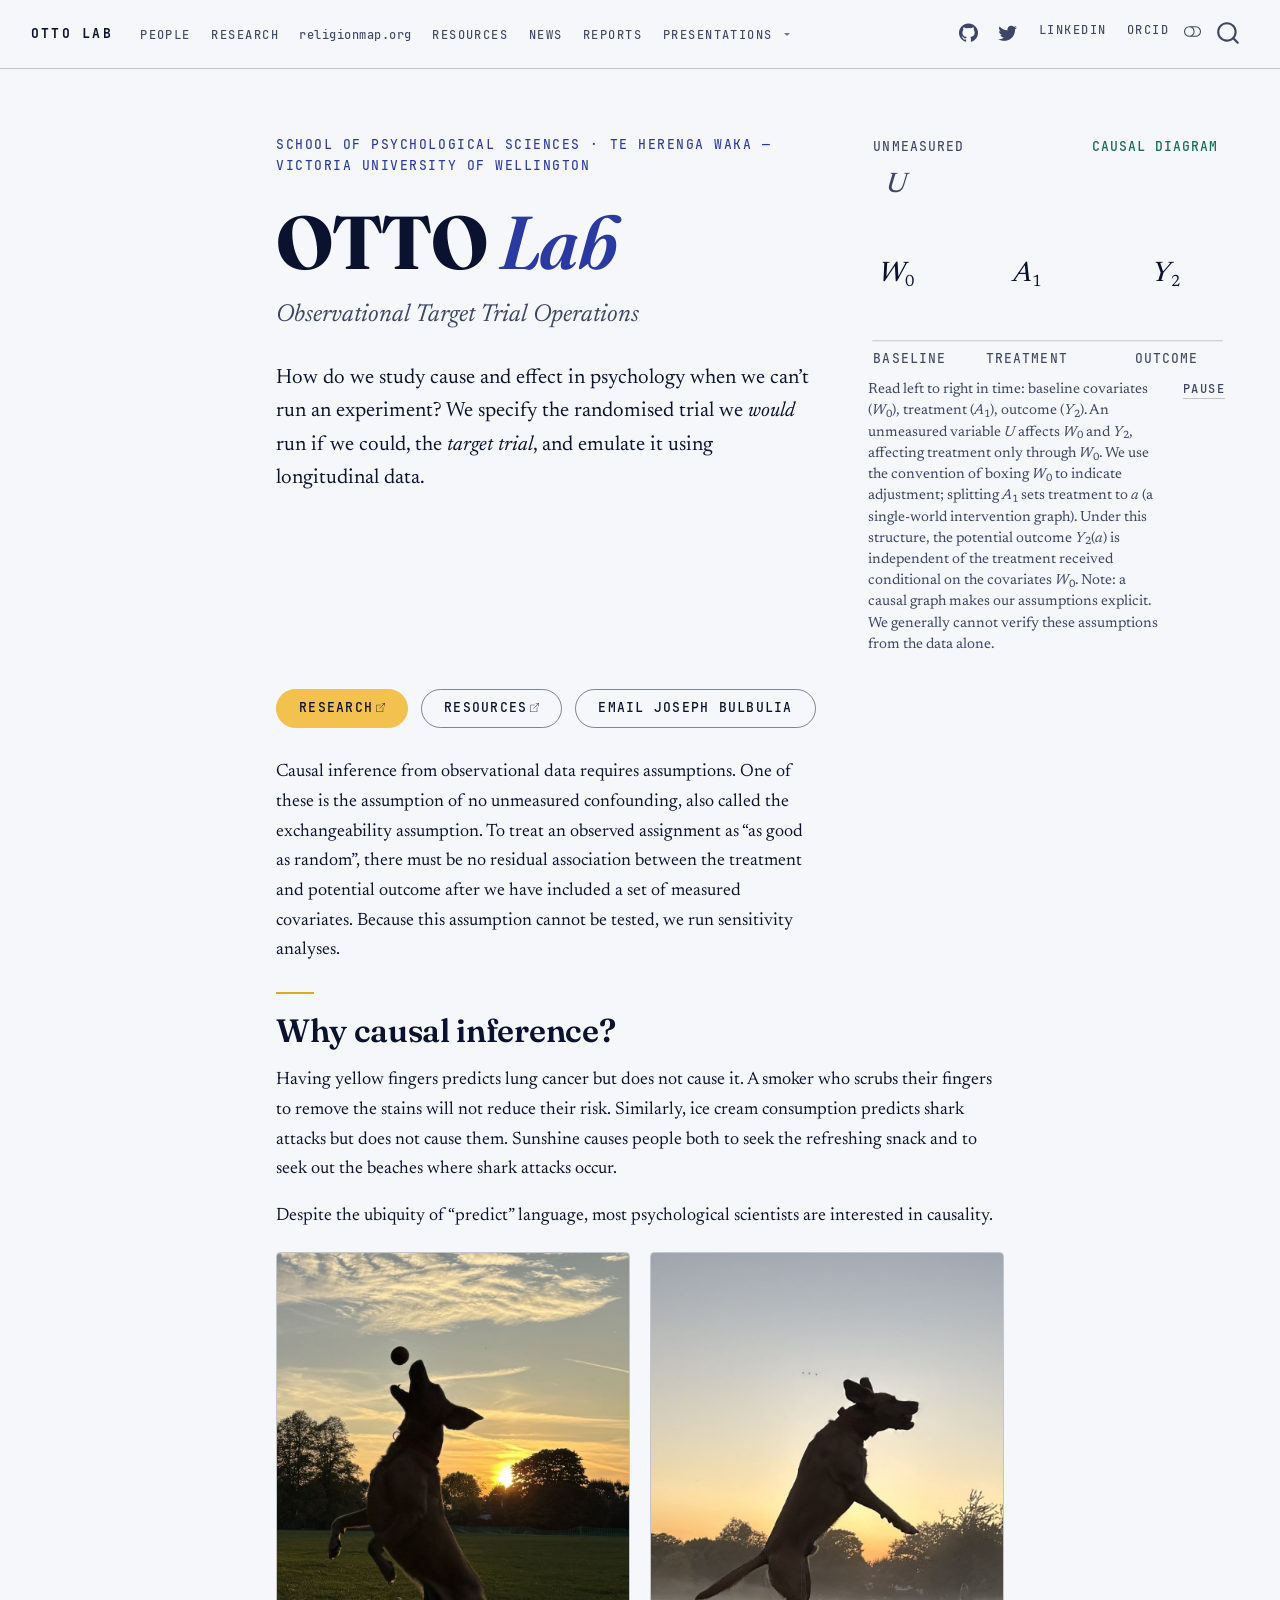
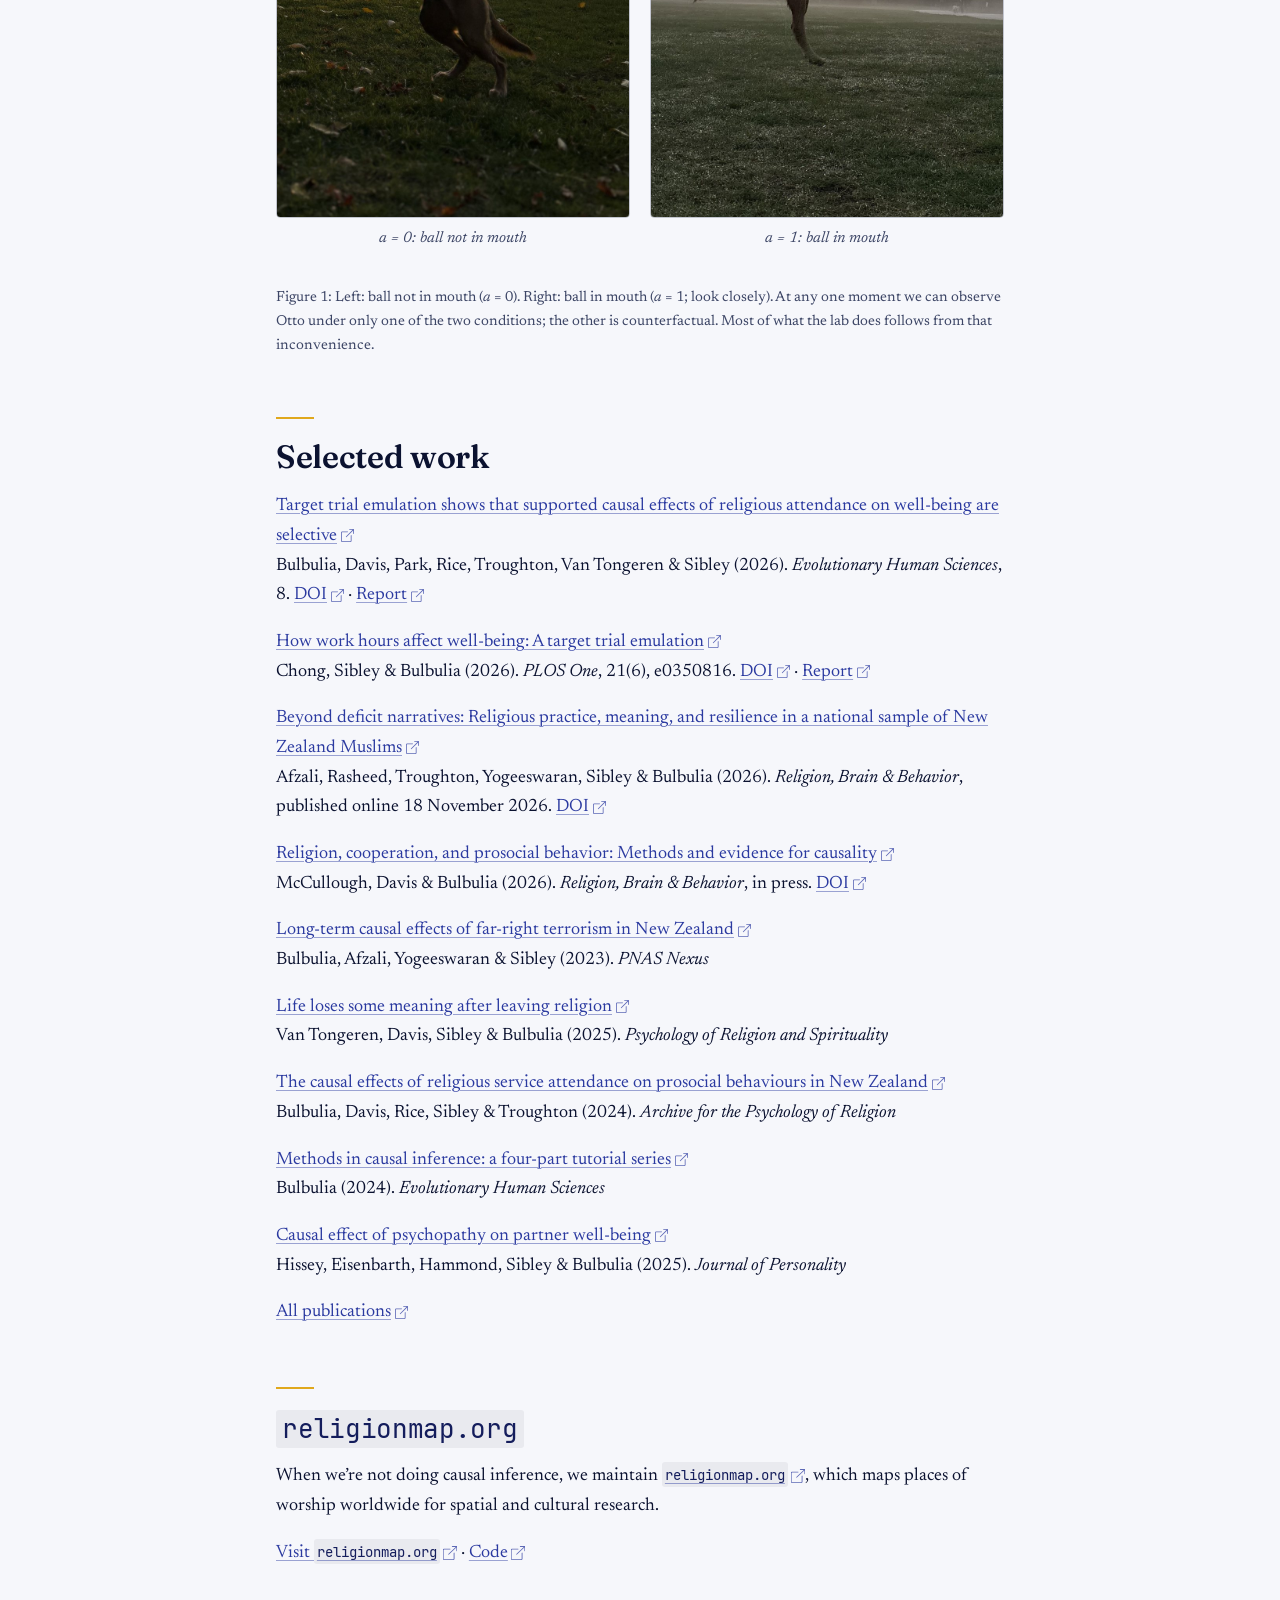
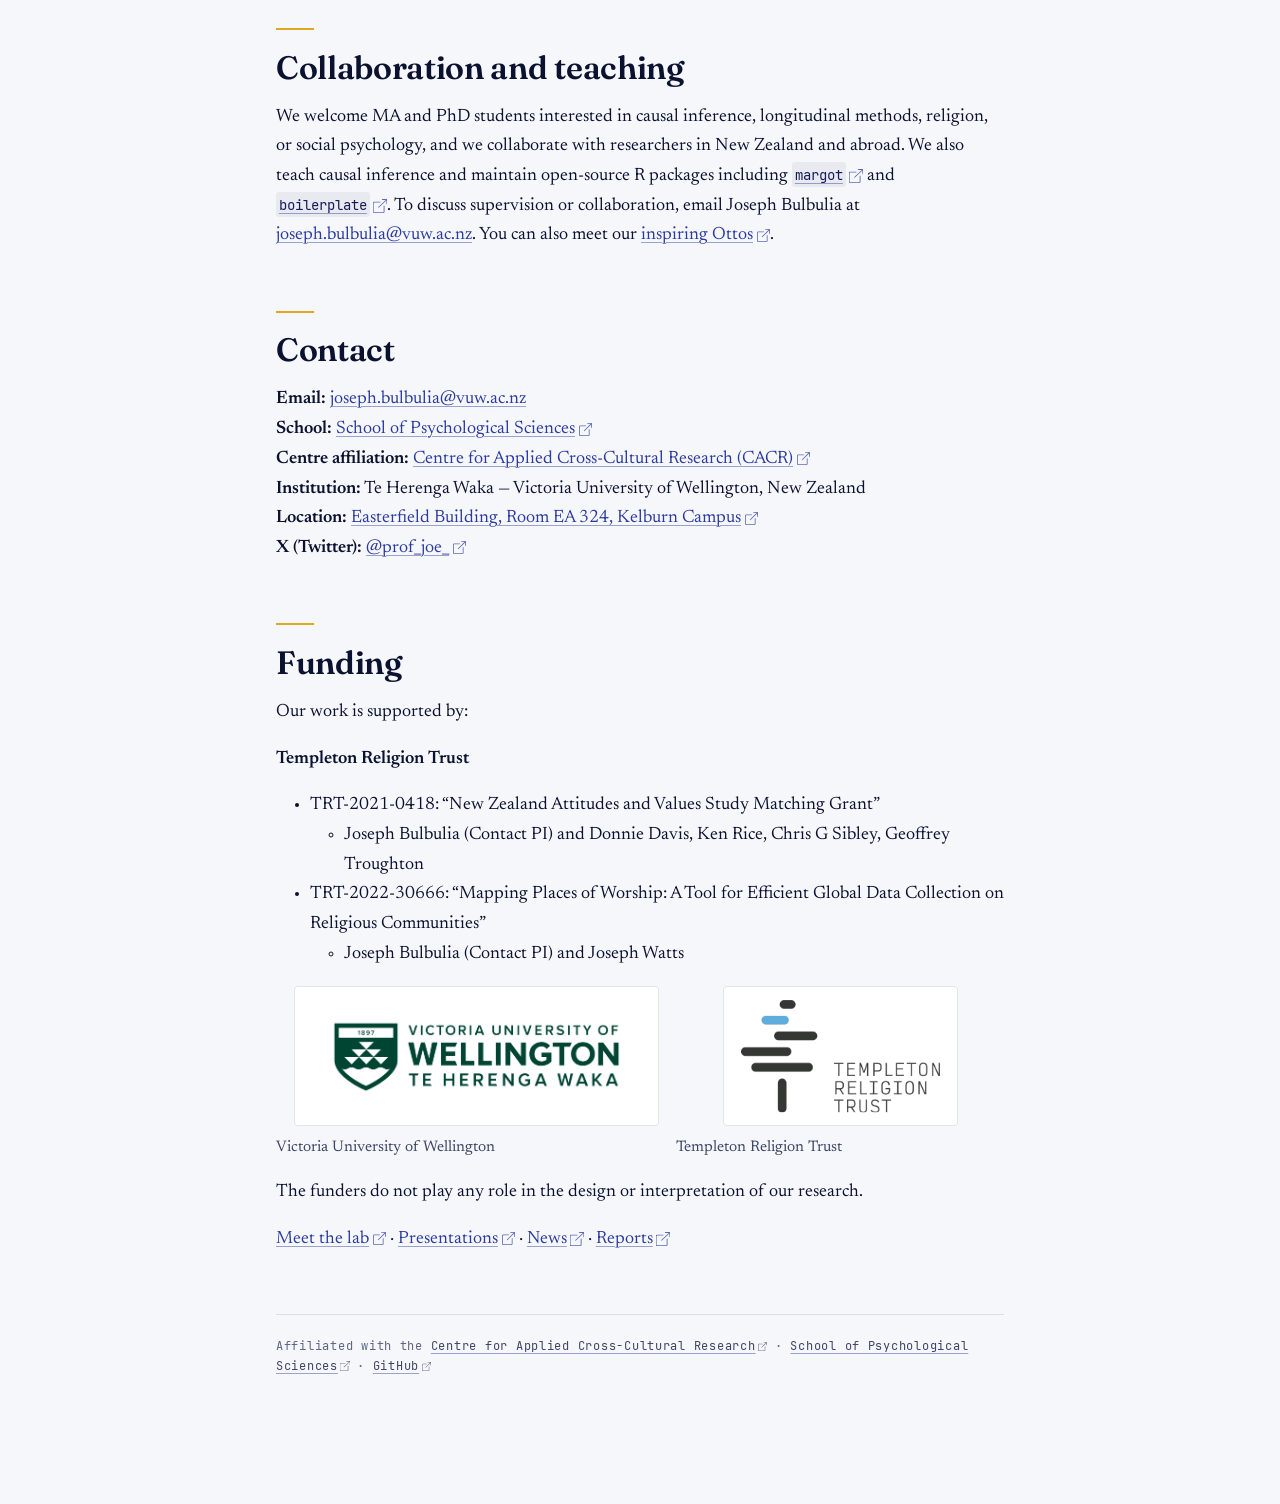
<file: docs/index.html>
<!DOCTYPE html>
<html xmlns="http://www.w3.org/1999/xhtml" lang="en" xml:lang="en"><head>

<meta charset="utf-8">
<meta name="generator" content="quarto-1.11.9">

<meta name="viewport" content="width=device-width, initial-scale=1.0, user-scalable=yes">


<title>OTTO Lab</title>
<style>
/* Default styles provided by pandoc.
** See https://pandoc.org/MANUAL.html#variables-for-html for config info.
*/
span.smallcaps{font-variant: small-caps;}
div.columns{display: flex; gap: 1.5em;}
div.column{flex: auto;}
@media screen {
div.columns{gap: min(4vw, 1.5em);}
div.column{overflow-x: auto;}
}
div.hanging-indent{margin-left: 1.5em; text-indent: -1.5em;}
ul.task-list{list-style: none;}
ul.task-list li input[type="checkbox"] {
  width: 0.8em;
  margin: 0 0.8em 0.2em -1em; /* quarto-specific, see https://github.com/quarto-dev/quarto-cli/issues/4556 */ 
  vertical-align: middle;
}
/* CSS for syntax highlighting */
html { -webkit-text-size-adjust: 100%; }
pre > code.sourceCode { white-space: pre; position: relative; }
pre > code.sourceCode > span { display: inline-block; line-height: 1.25; }
pre > code.sourceCode > span:empty { height: 1.2em; }
.sourceCode { overflow: visible; }
code.sourceCode > span { color: inherit; text-decoration: inherit; }
div.sourceCode { margin: 1em 0; }
pre.sourceCode { margin: 0; }
@media screen {
div.sourceCode { overflow: auto; }
}
@media print {
pre > code.sourceCode { white-space: pre-wrap; }
pre > code.sourceCode > span { text-indent: -5em; padding-left: 5em; }
}
pre.numberSource code
  { counter-reset: source-line 0; }
pre.numberSource code > span
  { position: relative; left: -4em; counter-increment: source-line; }
pre.numberSource code > span > a:first-child::before
  { content: counter(source-line);
    position: relative; left: -1em; text-align: right; vertical-align: baseline;
    border: none; display: inline-block;
    -webkit-touch-callout: none; -webkit-user-select: none;
    -khtml-user-select: none; -moz-user-select: none;
    -ms-user-select: none; user-select: none;
    padding: 0 4px; width: 4em;
  }
pre.numberSource { margin-left: 3em;  padding-left: 4px; }
div.sourceCode
  {   }
@media screen {
pre > code.sourceCode > span > a:first-child::before { text-decoration: underline; }
}
</style>


<script src="site_libs/quarto-nav/quarto-nav.js"></script>
<script src="site_libs/quarto-nav/headroom.min.js"></script>
<script src="site_libs/clipboard/clipboard.min.js"></script>
<script src="site_libs/quarto-search/autocomplete.umd.js"></script>
<script src="site_libs/quarto-search/fuse.min.js"></script>
<script src="site_libs/quarto-search/quarto-search.js"></script>
<meta name="quarto:offset" content="./">
<script src="site_libs/quarto-html/quarto.js" type="module"></script>
<script src="site_libs/quarto-html/tabsets/tabsets.js" type="module"></script>
<script src="site_libs/quarto-html/scrollable-regions/scrollable-regions.js" type="module"></script>
<script src="site_libs/quarto-html/popper.min.js"></script>
<script src="site_libs/quarto-html/tippy.umd.min.js"></script>
<script src="site_libs/quarto-html/anchor.min.js"></script>
<link href="site_libs/quarto-html/tippy.css" rel="stylesheet">
<link href="site_libs/quarto-html/quarto-syntax-highlighting-7b1528b1cba7e9f63f59baa7408a6f56.css" rel="stylesheet" class="quarto-color-scheme" id="quarto-text-highlighting-styles">
<link href="site_libs/quarto-html/quarto-syntax-highlighting-dark-c8cca58254341e41c468761f0045acd0.css" rel="stylesheet" class="quarto-color-scheme quarto-color-alternate" id="quarto-text-highlighting-styles">
<script src="site_libs/bootstrap/bootstrap.min.js"></script>
<link href="site_libs/bootstrap/bootstrap-icons.css" rel="stylesheet">
<link href="site_libs/bootstrap/bootstrap-6d7671dc5a83e9783830cbeec8fb2904.min.css" rel="stylesheet" append-hash="true" class="quarto-color-scheme" id="quarto-bootstrap" data-mode="light">
<link href="site_libs/bootstrap/bootstrap-dark-7ee6e58e6e3f9a698a1252d912e4d36e.min.css" rel="stylesheet" append-hash="true" class="quarto-color-scheme quarto-color-alternate" id="quarto-bootstrap" data-mode="dark">
<script id="quarto-search-options" type="application/json">{
  "location": "navbar",
  "copy-button": false,
  "collapse-after": 3,
  "panel-placement": "end",
  "type": "overlay",
  "limit": 50,
  "keyboard-shortcut": [
    "f",
    "/",
    "s"
  ],
  "show-item-context": false,
  "language": {
    "search-no-results-text": "No results",
    "search-matching-documents-text": "matching documents",
    "search-copy-link-title": "Copy link to search",
    "search-hide-matches-text": "Hide additional matches",
    "search-more-match-text": "more match in this document",
    "search-more-matches-text": "more matches in this document",
    "search-clear-button-title": "Clear",
    "search-text-placeholder": "",
    "search-detached-cancel-button-title": "Cancel",
    "search-submit-button-title": "Submit",
    "search-label": "Search"
  }
}</script>
<style>html{ scroll-behavior: smooth; }</style>


<link rel="stylesheet" href="styles.css">
<meta property="og:title" content="OTTO Lab">
<meta property="og:description" content="Observational Target Trial Operations (OTTO), School of Psychological Sciences, Te Herenga Waka - Victoria University of Wellington">
<meta property="og:image" content="https://ottolab.nz/images/ottos/web/otto-dog-ball.jpg">
<meta property="og:site_name" content="OTTO Lab">
<meta property="og:locale" content="en_US">
<meta property="og:image:alt" content="A dog rears up on his hind legs in silhouette against a setting sun, jaws open as a ball hovers just above his snout.">
<meta property="og:image:height" content="1440">
<meta property="og:image:width" content="900">
<meta name="twitter:title" content="OTTO Lab">
<meta name="twitter:description" content="Observational Target Trial Operations (OTTO), School of Psychological Sciences, Te Herenga Waka - Victoria University of Wellington">
<meta name="twitter:image" content="https://ottolab.nz/images/ottos/web/otto-dog-ball.jpg">
<meta name="twitter:creator" content="@prof_joe_">
<meta name="twitter:site" content="@prof_joe_">
<meta name="twitter:card" content="summary_large_image">
<meta name="twitter:image:alt" content="A dog rears up on his hind legs in silhouette against a setting sun, jaws open as a ball hovers just above his snout.">
</head>

<body class="nav-fixed home fullcontent quarto-dark"><a id="quarto-skip-link" class="visually-hidden-focusable" href="#quarto-document-content">Skip to main content</a><script id="quarto-html-before-body" type="application/javascript">
    const toggleBodyColorMode = (bsSheetEl) => {
      const mode = bsSheetEl.getAttribute("data-mode");
      const bodyEl = window.document.querySelector("body");
      if (mode === "dark") {
        bodyEl.classList.add("quarto-dark");
        bodyEl.classList.remove("quarto-light");
      } else {
        bodyEl.classList.add("quarto-light");
        bodyEl.classList.remove("quarto-dark");
      }
    }
    const toggleBodyColorPrimary = () => {
      const bsSheetEl = window.document.querySelector("link#quarto-bootstrap:not([rel=disabled-stylesheet])");
      if (bsSheetEl) {
        toggleBodyColorMode(bsSheetEl);
      }
    }
    const setColorSchemeToggle = (alternate) => {
      const toggles = window.document.querySelectorAll('.quarto-color-scheme-toggle');
      for (let i=0; i < toggles.length; i++) {
        const toggle = toggles[i];
        if (toggle) {
          toggle.setAttribute("aria-checked", alternate ? "true" : "false");
          if (alternate) {
            toggle.classList.add("alternate");
          } else {
            toggle.classList.remove("alternate");
          }
        }
      }
    };
    const toggleColorMode = (alternate) => {
      // Switch the stylesheets
      const primaryStylesheets = window.document.querySelectorAll('link.quarto-color-scheme:not(.quarto-color-alternate)');
      const alternateStylesheets = window.document.querySelectorAll('link.quarto-color-scheme.quarto-color-alternate');
      manageTransitions('#quarto-margin-sidebar .nav-link', false);
      if (alternate) {
        // note: dark is layered on light, we don't disable primary!
        enableStylesheet(alternateStylesheets);
        for (const sheetNode of alternateStylesheets) {
          if (sheetNode.id === "quarto-bootstrap") {
            toggleBodyColorMode(sheetNode);
          }
        }
      } else {
        disableStylesheet(alternateStylesheets);
        enableStylesheet(primaryStylesheets)
        toggleBodyColorPrimary();
      }
      manageTransitions('#quarto-margin-sidebar .nav-link', true);
      // Switch the toggles
      setColorSchemeToggle(alternate)
    }
    // Hack to workaround the fact that safari doesn't
    // properly recolor the scrollbar when toggling (#1455).
    // Not run on load: stylesheets are set before first paint there, and
    // scrolling would undo the scroll to a URL fragment (#14973).
    // The one pixel nudge keeps the reader where they were.
    const refreshSafariScrollbar = () => {
      if (navigator.userAgent.indexOf('Safari') > 0 && navigator.userAgent.indexOf('Chrome') == -1) {
        manageTransitions("body", false);
        const scrollY = window.scrollY;
        window.scrollTo(0, scrollY > 0 ? scrollY - 1 : 1);
        setTimeout(() => {
          window.scrollTo(0, scrollY);
          manageTransitions("body", true);
        }, 40);
      }
    }
    const disableStylesheet = (stylesheets) => {
      for (let i=0; i < stylesheets.length; i++) {
        const stylesheet = stylesheets[i];
        stylesheet.rel = 'disabled-stylesheet';
      }
    }
    const enableStylesheet = (stylesheets) => {
      for (let i=0; i < stylesheets.length; i++) {
        const stylesheet = stylesheets[i];
        if(stylesheet.rel !== 'stylesheet') { // for Chrome, which will still FOUC without this check
          stylesheet.rel = 'stylesheet';
        }
      }
    }
    const manageTransitions = (selector, allowTransitions) => {
      const els = window.document.querySelectorAll(selector);
      for (let i=0; i < els.length; i++) {
        const el = els[i];
        if (allowTransitions) {
          el.classList.remove('notransition');
        } else {
          el.classList.add('notransition');
        }
      }
    }
    const isFileUrl = () => {
      return window.location.protocol === 'file:';
    }
    const hasAlternateSentinel = () => {
      let styleSentinel = getColorSchemeSentinel();
      if (styleSentinel !== null) {
        return styleSentinel === "alternate";
      } else {
        return false;
      }
    }
    const setStyleSentinel = (alternate) => {
      const value = alternate ? "alternate" : "default";
      if (!isFileUrl()) {
        window.localStorage.setItem("quarto-color-scheme", value);
      } else {
        localAlternateSentinel = value;
      }
    }
    const getColorSchemeSentinel = () => {
      if (!isFileUrl()) {
        const storageValue = window.localStorage.getItem("quarto-color-scheme");
        return storageValue != null ? storageValue : localAlternateSentinel;
      } else {
        return localAlternateSentinel;
      }
    }
    const toggleGiscusIfUsed = (isAlternate, darkModeDefault) => {
      const baseTheme = document.querySelector('#giscus-base-theme')?.value ?? 'light';
      const alternateTheme = document.querySelector('#giscus-alt-theme')?.value ?? 'dark';
      let newTheme = '';
      if(authorPrefersDark) {
        newTheme = isAlternate ? baseTheme : alternateTheme;
      } else {
        newTheme = isAlternate ? alternateTheme : baseTheme;
      }
      const changeGiscusTheme = () => {
        // From: https://github.com/giscus/giscus/issues/336
        const sendMessage = (message) => {
          const iframe = document.querySelector('iframe.giscus-frame');
          if (!iframe) return;
          iframe.contentWindow.postMessage({ giscus: message }, 'https://giscus.app');
        }
        sendMessage({
          setConfig: {
            theme: newTheme
          }
        });
      }
      const isGiscussLoaded = window.document.querySelector('iframe.giscus-frame') !== null;
      if (isGiscussLoaded) {
        changeGiscusTheme();
      }
    };
    const authorPrefersDark = true;
    const queryPrefersDark = window.matchMedia('(prefers-color-scheme: dark)');
    const darkModeDefault = queryPrefersDark.matches;
    let localAlternateSentinel = darkModeDefault ? 'alternate' : 'default';
    // Dark / light mode switch
    window.quartoToggleColorScheme = () => {
      // Read the current dark / light value
      let toAlternate = !hasAlternateSentinel();
      toggleColorMode(toAlternate);
      refreshSafariScrollbar();
      setStyleSentinel(toAlternate);
      toggleGiscusIfUsed(toAlternate, darkModeDefault);
      window.dispatchEvent(new Event('resize'));
    };
    queryPrefersDark.addEventListener("change", e => {
      if(window.localStorage.getItem("quarto-color-scheme") !== null)
        return;
      const alternate = e.matches
      toggleColorMode(alternate);
      refreshSafariScrollbar();
      localAlternateSentinel = e.matches ? 'alternate' : 'default'; // this is used alongside local storage!
      toggleGiscusIfUsed(alternate, darkModeDefault);
    });
    // Switch to dark mode if need be
    if (hasAlternateSentinel()) {
      toggleColorMode(true);
    } else {
      toggleColorMode(false);
    }
  </script>

<div id="quarto-search-results"></div>
  <header id="quarto-header" class="headroom fixed-top">
    <nav class="navbar navbar-expand-xl " data-bs-theme="dark" aria-label="Site">
      <div class="navbar-container container-fluid">
      <div class="navbar-brand-container mx-auto">
    <a class="navbar-brand" href="./index.html">
    <span class="navbar-title">OTTO Lab</span>
    </a>
  </div>
          <button class="navbar-toggler" type="button" data-bs-toggle="collapse" data-bs-target="#navbarCollapse" aria-controls="navbarCollapse" aria-expanded="false" aria-label="Toggle navigation" onclick="if (window.quartoToggleHeadroom) { window.quartoToggleHeadroom(); }">
  <span class="navbar-toggler-icon"></span>
</button>
          <div class="collapse navbar-collapse" id="navbarCollapse">
            <ul class="navbar-nav navbar-nav-scroll me-auto">
  <li class="nav-item">
    <a class="nav-link" href="./team.html"> 
<span class="menu-text">People</span></a>
  </li>  
  <li class="nav-item">
    <a class="nav-link" href="./research.html"> 
<span class="menu-text">Research</span></a>
  </li>  
  <li class="nav-item">
    <a class="nav-link" href="https://religionmap.org/"> 
<span class="menu-text">religionmap.org</span></a>
  </li>  
  <li class="nav-item">
    <a class="nav-link" href="./resources.html"> 
<span class="menu-text">Resources</span></a>
  </li>  
  <li class="nav-item">
    <a class="nav-link" href="./news.html"> 
<span class="menu-text">News</span></a>
  </li>  
  <li class="nav-item">
    <a class="nav-link" href="./reports.html"> 
<span class="menu-text">Reports</span></a>
  </li>  
  <li class="nav-item dropdown ">
    <a class="nav-link dropdown-toggle" href="#" id="nav-menu-presentations" role="link" data-bs-toggle="dropdown" aria-expanded="false">
 <span class="menu-text">Presentations</span>
    </a>
    <ul class="dropdown-menu" aria-labelledby="nav-menu-presentations">    
        <li>
    <a class="dropdown-item" href="./presentations.html">
 <span class="dropdown-text">All Presentations</span></a>
  </li>  
        <li><hr class="dropdown-divider"></li>
        <li class="dropdown-header">2025</li>
        <li>
    <a class="dropdown-item" href="./presentations.html#sasp-2025">
 <span class="dropdown-text">SASP: Student Presentations</span></a>
  </li>  
        <li>
    <a class="dropdown-item" href="./presentations.html#apa-bier-2025">
 <span class="dropdown-text">Bier Award Lecture</span></a>
  </li>  
    </ul>
  </li>
</ul>
            <ul class="navbar-nav navbar-nav-scroll ms-auto">
  <li class="nav-item compact">
    <a class="nav-link" href="https://github.com/go-bayes"> <i class="bi bi-github" role="img" aria-label="GitHub">
</i> 
<span class="menu-text"></span></a>
  </li>  
  <li class="nav-item compact">
    <a class="nav-link" href="https://x.com/prof_joe_"> <i class="bi bi-twitter" role="img" aria-label="X (Twitter)">
</i> 
<span class="menu-text"></span></a>
  </li>  
  <li class="nav-item">
    <a class="nav-link" href="https://linkedin.com/in/joseph-bulbulia-1ba5a514"> 
<span class="menu-text">LinkedIn</span></a>
  </li>  
  <li class="nav-item">
    <a class="nav-link" href="https://orcid.org/0000-0002-5861-2056"> 
<span class="menu-text">ORCID</span></a>
  </li>  
</ul>
          </div> <!-- /navcollapse -->
            <div class="quarto-navbar-tools">
  <button type="button" role="switch" aria-checked="false" class="quarto-color-scheme-toggle quarto-navigation-tool  px-1" onclick="window.quartoToggleColorScheme(); return false;" title="Toggle dark mode" aria-label="Toggle dark mode"><i class="bi"></i></button>
</div>
            <div id="quarto-search" class="" title="Search"></div>
      </div> <!-- /container-fluid -->
    </nav>
</header>
<!-- content -->
<div id="quarto-content" class="quarto-container page-columns page-rows-contents page-layout-article page-navbar">
<!-- sidebar -->
<!-- margin-sidebar -->
    
<!-- main -->
<main class="content" id="quarto-document-content" tabindex="-1">


<header id="title-block-header" class="quarto-title-block default">
<div class="quarto-title">
<div class="quarto-title-block"><div><h1 class="title">OTTO Lab</h1><button type="button" class="btn code-tools-button" id="quarto-code-tools-source"><i class="bi"></i> Code</button></div></div>
</div>



<div class="quarto-title-meta">

    
  
    
  </div>
  


</header>


<div class="hero">
<p class="hero-affiliation">
School of Psychological Sciences · Te Herenga Waka — Victoria University of Wellington
</p>
<h1 class="hero-title">
OTTO <em>Lab</em>
</h1>
<p class="hero-descriptor">
Observational Target Trial Operations
</p>
<p class="hero-lede">
How do we study cause and effect in psychology when we can’t run an experiment? We specify the randomised trial we <em>would</em> run if we could, the <em>target trial</em>, and emulate it using longitudinal data.
</p>
<div class="hero-actions">
<p><a href="./research.html" class="btn btn-primary">Research</a> <a href="./resources.html" class="btn btn-secondary">Resources</a> <a href="mailto:joseph.bulbulia@vuw.ac.nz" class="btn btn-secondary">Email Joseph Bulbulia</a></p>
</div>
<p class="hero-text">
Causal inference from observational data requires assumptions. One of these is the assumption of no unmeasured confounding, also called the exchangeability assumption. To treat an observed assignment as “as good as random”, there must be no residual association between the treatment and potential outcome after we have included a set of measured covariates. Because this assumption cannot be tested, we run sensitivity analyses.
</p>
<figure class="hero-dag figure" id="hero-dag">
<svg class="dag" viewbox="18 0 328 216" role="img" aria-labelledby="dag-title dag-desc">
<title id="dag-title">Causal diagram of a target trial emulation</title>
<desc id="dag-desc">An assumed causal structure in temporal order. An unmeasured variable U affects baseline covariates W0 and the outcome Y2, affecting treatment A1 only through W0. W0 affects A1 and Y2. A box around W0 indicates adjustment. The treatment node is split to set treatment to a, as in a single-world intervention graph, and an arrow runs from a to the potential outcome Y2(a). Conditional on W0, the potential outcome Y2(a) is independent of the treatment received.</desc>
<g aria-hidden="true">
<text class="dag-phase dag-phase-obs" x="340" y="16" text-anchor="end">CAUSAL DIAGRAM</text>
<text class="dag-phase dag-phase-int" x="340" y="16" text-anchor="end">SINGLE-WORLD INTERVENTION</text>
<text class="dag-node dag-u" x="44" y="53" text-anchor="middle">U</text>
<text class="dag-micro" x="23" y="16">UNMEASURED</text>
<text class="dag-node" x="44" y="135" text-anchor="middle">W<tspan class="dag-sub" dy="5">0</tspan></text>
<text class="dag-node" x="164" y="135" text-anchor="middle">A<tspan class="dag-sub" dy="5">1</tspan></text>
<text class="dag-node" x="292" y="135" text-anchor="middle">Y<tspan class="dag-sub" dy="5">2</tspan></text>
<rect class="dag-box" x="22" y="111" width="44" height="37" rx="2" pathlength="1"></rect>
<g class="dag-split">
<line class="dag-bar" x1="189" y1="106" x2="189" y2="146"></line>
<text class="dag-node dag-fixed" x="198" y="135">a</text>
</g>
<text class="dag-node dag-fixed dag-po" x="308" y="135">(a)</text>
<g class="dag-edge dag-e-la"><path d="M72.0 126.0 L140.0 126.0" pathlength="1"></path><polygon points="146.0,126.0 138.0,129.4 138.0,122.6"></polygon></g>
<g class="dag-edge dag-e-ly"><path d="M58.0 150.0 Q162.7 205.0 269.4 145.6" pathlength="1"></path><polygon points="276.0,142.0 270.7,148.9 267.4,143.0"></polygon></g>
<g class="dag-edge dag-edge-dashed dag-e-ul"><path d="M44.0 64.0 L44.0 101.0"></path><polygon points="44.0,109.0 40.6,101.0 47.4,101.0"></polygon></g>
<g class="dag-edge dag-edge-dashed dag-e-uy"><path d="M60.0 58.0 Q191.9 52.2 271.1 106.6"></path><polygon points="276.0,110.0 267.5,108.1 271.5,102.6"></polygon></g>
<g class="dag-edge dag-edge-int dag-e-int"><path d="M216.0 126.0 L266.0 126.0" pathlength="1"></path><polygon points="272.0,126.0 264.0,129.4 264.0,122.6"></polygon></g>
<line class="dag-axis" x1="22" y1="190" x2="344" y2="190"></line>
<text class="dag-micro" x="23" y="210">BASELINE</text>
<text class="dag-micro" x="164" y="210" text-anchor="middle">TREATMENT</text>
<text class="dag-micro" x="292" y="210" text-anchor="middle">OUTCOME</text>
</g>
</svg>
<figcaption class="hero-dag-caption">
<span>Read left to right in time: baseline covariates (<i>W</i><sub>0</sub>), treatment (<i>A</i><sub>1</sub>), outcome (<i>Y</i><sub>2</sub>). An unmeasured variable <i>U</i> affects <i>W</i><sub>0</sub> and <i>Y</i><sub>2</sub>, affecting treatment only through <i>W</i><sub>0</sub>. We use the convention of boxing <i>W</i><sub>0</sub> to indicate adjustment; splitting <i>A</i><sub>1</sub> sets treatment to <i>a</i> (a single-world intervention graph). Under this structure, the potential outcome <i>Y</i><sub>2</sub>(<i>a</i>) is independent of the treatment received conditional on the covariates <i>W</i><sub>0</sub>. Note: a causal graph makes our assumptions explicit. We generally cannot verify these assumptions from the data alone.</span>
<button type="button" class="dag-toggle" hidden="">Pause</button>
</figcaption>
</figure>
<script>
// pause control for the hero diagram (wcag 2.2.2); hidden when motion is reduced
(function () {
  var fig = document.getElementById("hero-dag");
  var btn = fig && fig.querySelector(".dag-toggle");
  if (!btn || window.matchMedia("(prefers-reduced-motion: reduce)").matches) return;
  btn.hidden = false;
  btn.setAttribute("aria-label", "Pause diagram animation");
  btn.addEventListener("click", function () {
    var paused = fig.classList.toggle("is-paused");
    btn.textContent = paused ? "Play" : "Pause";
    btn.setAttribute("aria-label", (paused ? "Play" : "Pause") + " diagram animation");
  });
})();
</script>
</div>
<section id="why-causal-inference" class="level2">
<h2 class="anchored" data-anchor-id="why-causal-inference">Why causal inference?</h2>
<p>Having yellow fingers predicts lung cancer but does not cause it. A smoker who scrubs their fingers to remove the stains will not reduce their risk. Similarly, ice cream consumption predicts shark attacks but does not cause them. Sunshine causes people both to seek the refreshing snack and to seek out the beaches where shark attacks occur.</p>
<p>Despite the ubiquity of “predict” language, most psychological scientists are interested in causality.</p>
<div id="fig-otto" class="quarto-layout-panel">
<figure class="quarto-float quarto-float-fig figure">
<div aria-describedby="fig-otto-caption-0ceaefa1-69ba-4598-a22c-09a6ac19f8ca">
<div class="quarto-layout-row">
<div class="quarto-layout-cell" style="flex-basis: 50.0%;justify-content: flex-start;">
<div class="quarto-figure quarto-figure-center">
<figure class="figure">
<p><img src="images/ottos/web/otto-dog-ball.jpg" class="img-fluid figure-img" alt="A dog rears up on his hind legs in silhouette against a setting sun, jaws open as a ball hovers just above his snout."></p>
<figcaption><em>a</em> = 0: ball not in mouth</figcaption>
</figure>
</div>
</div>
<div class="quarto-layout-cell" style="flex-basis: 50.0%;justify-content: flex-start;">
<div class="quarto-figure quarto-figure-center">
<figure class="figure">
<p><img src="images/ottos/web/otto-dog-no-ball.jpg" class="img-fluid figure-img" alt="A dog leaps in a misty field at dusk, in silhouette, with a ball held in his mouth."></p>
<figcaption><em>a</em> = 1: ball in mouth</figcaption>
</figure>
</div>
</div>
</div>
</div>
<figcaption class="quarto-float-caption-bottom quarto-float-caption quarto-float-fig" id="fig-otto-caption-0ceaefa1-69ba-4598-a22c-09a6ac19f8ca">
Figure&nbsp;1: Left: ball not in mouth (<em>a</em> = 0). Right: ball in mouth (<em>a</em> = 1; look closely). At any one moment we can observe Otto under only one of the two conditions; the other is counterfactual. Most of what the lab does follows from that inconvenience.
</figcaption>
</figure>
</div>
</section>
<section id="selected-work" class="level2">
<h2 class="anchored" data-anchor-id="selected-work">Selected work</h2>
<p><a href="https://doi.org/10.1017/ehs.2026.10043">Target trial emulation shows that supported causal effects of religious attendance on well-being are selective</a><br>
Bulbulia, Davis, Park, Rice, Troughton, Van Tongeren &amp; Sibley (2026). <em>Evolutionary Human Sciences</em>, 8. <a href="https://doi.org/10.1017/ehs.2026.10043">DOI</a> · <a href="./reports/religious-attendance-wellbeing.html">Report</a></p>
<p><a href="https://doi.org/10.1371/journal.pone.0350816">How work hours affect well-being: A target trial emulation</a><br>
Chong, Sibley &amp; Bulbulia (2026). <em>PLOS One</em>, 21(6), e0350816. <a href="https://doi.org/10.1371/journal.pone.0350816">DOI</a> · <a href="./reports/work-hours-wellbeing.html">Report</a></p>
<p><a href="https://doi.org/10.1080/2153599X.2026.2645568">Beyond deficit narratives: Religious practice, meaning, and resilience in a national sample of New Zealand Muslims</a><br>
Afzali, Rasheed, Troughton, Yogeeswaran, Sibley &amp; Bulbulia (2026). <em>Religion, Brain &amp; Behavior</em>, published online 18 November 2026. <a href="https://doi.org/10.1080/2153599X.2026.2645568">DOI</a></p>
<p><a href="https://doi.org/10.1080/2153599X.2026.2695639">Religion, cooperation, and prosocial behavior: Methods and evidence for causality</a><br>
McCullough, Davis &amp; Bulbulia (2026). <em>Religion, Brain &amp; Behavior</em>, in press. <a href="https://doi.org/10.1080/2153599X.2026.2695639">DOI</a></p>
<p><a href="https://academic.oup.com/pnasnexus/article/2/8/pgad242/7244773">Long-term causal effects of far-right terrorism in New Zealand</a><br>
Bulbulia, Afzali, Yogeeswaran &amp; Sibley (2023). <em>PNAS Nexus</em></p>
<p><a href="https://psycnet.apa.org/record/2026-71076-001">Life loses some meaning after leaving religion</a><br>
Van Tongeren, Davis, Sibley &amp; Bulbulia (2025). <em>Psychology of Religion and Spirituality</em></p>
<p><a href="https://openaccess.wgtn.ac.nz/articles/journal_contribution/The_causal_effects_of_religious_service_attendance_on_prosocial_behaviours_in_New_Zealand_A_national_longitudinal_study/28386350">The causal effects of religious service attendance on prosocial behaviours in New Zealand</a><br>
Bulbulia, Davis, Rice, Sibley &amp; Troughton (2024). <em>Archive for the Psychology of Religion</em></p>
<p><a href="./resources.html#start-here-methods-in-causal-inference-series">Methods in causal inference: a four-part tutorial series</a><br>
Bulbulia (2024). <em>Evolutionary Human Sciences</em></p>
<p><a href="https://doi.org/10.1111/jopy.70042">Causal effect of psychopathy on partner well-being</a><br>
Hissey, Eisenbarth, Hammond, Sibley &amp; Bulbulia (2025). <em>Journal of Personality</em></p>
<p><a href="./research.html">All publications</a></p>
</section>
<section id="religionmap.org" class="level2">
<h2 class="anchored" data-anchor-id="religionmap.org"><code>religionmap.org</code></h2>
<p>When we’re not doing causal inference, we maintain <a href="https://religionmap.org/"><code>religionmap.org</code></a>, which maps places of worship worldwide for spatial and cultural research.</p>
<p><a href="https://religionmap.org/">Visit <code>religionmap.org</code></a> · <a href="https://github.com/go-bayes/places-of-worship">Code</a></p>
</section>
<section id="collaboration-and-teaching" class="level2">
<h2 class="anchored" data-anchor-id="collaboration-and-teaching">Collaboration and teaching</h2>
<p>We welcome MA and PhD students interested in causal inference, longitudinal methods, religion, or social psychology, and we collaborate with researchers in New Zealand and abroad. We also teach causal inference and maintain open-source R packages including <a href="./resources.html#r-packages"><code>margot</code></a> and <a href="./research.html#software"><code>boilerplate</code></a>. To discuss supervision or collaboration, email Joseph Bulbulia at <a href="mailto:joseph.bulbulia@vuw.ac.nz">joseph.bulbulia@vuw.ac.nz</a>. You can also meet our <a href="./team.html#the-ottos">inspiring Ottos</a>.</p>
</section>
<section id="contact" class="level2">
<h2 class="anchored" data-anchor-id="contact">Contact</h2>
<p><strong>Email:</strong> <a href="mailto:joseph.bulbulia@vuw.ac.nz">joseph.bulbulia@vuw.ac.nz</a><br>
<strong>School:</strong> <a href="https://www.wgtn.ac.nz/psyc">School of Psychological Sciences</a><br>
<strong>Centre affiliation:</strong> <a href="https://www.wgtn.ac.nz/cacr">Centre for Applied Cross-Cultural Research (CACR)</a><br>
<strong>Institution:</strong> Te Herenga Waka — Victoria University of Wellington, New Zealand<br>
<strong>Location:</strong> <a href="https://www.openstreetmap.org/?mlat=-41.2889&amp;mlon=174.7681#map=17/-41.2889/174.7681">Easterfield Building, Room EA 324, Kelburn Campus</a><br>
<strong>X (Twitter):</strong> <a href="https://x.com/prof_joe_"><span class="citation" data-cites="prof_joe_">@prof_joe_</span></a></p>
</section>
<section id="funding" class="level2">
<h2 class="anchored" data-anchor-id="funding">Funding</h2>
<p>Our work is supported by:</p>
<p><strong>Templeton Religion Trust</strong></p>
<ul>
<li>TRT-2021-0418: “New Zealand Attitudes and Values Study Matching Grant”
<ul>
<li>Joseph Bulbulia (Contact PI) and Donnie Davis, Ken Rice, Chris G Sibley, Geoffrey Troughton</li>
</ul></li>
<li>TRT-2022-30666: “Mapping Places of Worship: A Tool for Efficient Global Data Collection on Religious Communities”
<ul>
<li>Joseph Bulbulia (Contact PI) and Joseph Watts</li>
</ul></li>
</ul>
<div class="columns">
<div class="column" style="width:55%;">
<div class="quarto-figure quarto-figure-center">
<figure class="figure">
<p><img src="images/logos/vuw-logo.jpg" height="140" class="figure-img"></p>
<figcaption>Victoria University of Wellington</figcaption>
</figure>
</div>
</div><div class="column" style="width:45%;">
<div class="quarto-figure quarto-figure-center">
<figure class="figure">
<p><img src="images/logos/trt-logo.png" height="140" class="figure-img"></p>
<figcaption>Templeton Religion Trust</figcaption>
</figure>
</div>
</div>
</div>
<p>The funders do not play any role in the design or interpretation of our research.</p>
<div class="home-links">
<p><a href="./team.html">Meet the lab</a> · <a href="./presentations.html">Presentations</a> · <a href="./news.html">News</a> · <a href="./reports.html">Reports</a></p>
</div>
<div class="home-affiliation-line">
<p>Affiliated with the <a href="https://www.wgtn.ac.nz/cacr">Centre for Applied Cross-Cultural Research</a> · <a href="https://www.wgtn.ac.nz/psyc">School of Psychological Sciences</a> · <a href="https://github.com/go-bayes">GitHub</a></p>
</div>


<!-- -->

</section>

</main> <!-- /main -->
<script id="quarto-html-after-body" type="application/javascript">
  window.document.addEventListener("DOMContentLoaded", function (event) {
    // Ensure there is a toggle, if there isn't float one in the top right
    if (window.document.querySelector('.quarto-color-scheme-toggle') === null) {
      const toggle = window.document.createElement('button');
      toggle.type = "button";
      toggle.setAttribute("role", "switch");
      toggle.setAttribute("aria-checked", "false");
      toggle.classList.add('top-right');
      toggle.classList.add('quarto-color-scheme-toggle');
      toggle.setAttribute("aria-label", "Toggle dark mode");
      toggle.onclick = function() { try { window.quartoToggleColorScheme(); } catch {} return false; };
      const i = window.document.createElement("i");
      i.classList.add('bi');
      toggle.appendChild(i);
      // Put the toggle in a landmark of its own, so that landmark navigation
      // can reach it.
      //
      // The container is always a fresh direct child of body, and the toggle is
      // never moved into page furniture that the theme or the author controls.
      // The toggle is positioned against the page, so any ancestor that
      // establishes a containing block captures it: a positioned element or a
      // grid for position: absolute, and transform, filter, will-change or
      // contain for position: fixed. A direct child of body has none of these
      // to inherit, and the shift when one appears is silent and visual.
      //
      // ARIA says a document should have at most one banner, and axe reports a
      // duplicate whether or not the banners carry distinct labels. So use a
      // header when the page has no banner yet, and a named region otherwise.
      //
      // A header is a banner wherever it sits, unless it is inside sectioning
      // content, so this cannot just look at the children of body: a custom
      // page layout wraps the title block header in a plain div. An explicit
      // role="banner" always counts.
      const sectioning = 'article, aside, main, nav, section, [role="article"], [role="complementary"], [role="main"], [role="navigation"], [role="region"]';
      const hasBanner = Array.from(
        window.document.querySelectorAll('header:not([role]), [role="banner"]')
      ).some(function(el) {
        return el.hasAttribute("role") || el.closest(sectioning) === null;
      });
      const container = window.document.createElement(hasBanner ? "div" : "header");
      if (hasBanner) {
        container.setAttribute("role", "region");
        container.setAttribute("aria-label", "Toggle dark mode");
      }
      container.classList.add('quarto-color-scheme-toggle-container');
      container.appendChild(toggle);
      window.document.body.appendChild(container);
    }
    setColorSchemeToggle(hasAlternateSentinel())
    const icon = "";
    const anchorJS = new window.AnchorJS();
    anchorJS.options = {
      placement: 'right',
      icon: icon
    };
    anchorJS.add('.anchored');
    const isCodeAnnotation = (el) => {
      for (const clz of el.classList) {
        if (clz.startsWith('code-annotation-')) {                     
          return true;
        }
      }
      return false;
    }
    const onCopySuccess = function(e) {
      // button target
      const button = e.trigger;
      // don't keep focus
      button.blur();
      // flash "checked"
      button.classList.add('code-copy-button-checked');
      var currentTitle = button.getAttribute("title");
      button.setAttribute("title", "Copied!");
      let tooltip;
      if (window.bootstrap) {
        button.setAttribute("data-bs-toggle", "tooltip");
        button.setAttribute("data-bs-placement", "left");
        button.setAttribute("data-bs-title", "Copied!");
        tooltip = new bootstrap.Tooltip(button, 
          { trigger: "manual", 
            customClass: "code-copy-button-tooltip",
            offset: [0, -8]});
        tooltip.show();    
      }
      setTimeout(function() {
        if (tooltip) {
          tooltip.hide();
          button.removeAttribute("data-bs-title");
          button.removeAttribute("data-bs-toggle");
          button.removeAttribute("data-bs-placement");
        }
        button.setAttribute("title", currentTitle);
        button.classList.remove('code-copy-button-checked');
      }, 1000);
      // clear code selection
      e.clearSelection();
    }
    const getTextToCopy = function(trigger) {
      const outerScaffold = trigger.parentElement.cloneNode(true);
      const codeEl = outerScaffold.querySelector('code');
      for (const childEl of codeEl.children) {
        if (isCodeAnnotation(childEl)) {
          childEl.remove();
        }
      }
      return codeEl.innerText;
    }
    const clipboard = new window.ClipboardJS('.code-copy-button:not([data-in-quarto-modal])', {
      text: getTextToCopy
    });
    clipboard.on('success', onCopySuccess);
    if (window.document.getElementById('quarto-embedded-source-code-modal')) {
      const clipboardModal = new window.ClipboardJS('.code-copy-button[data-in-quarto-modal]', {
        text: getTextToCopy,
        container: window.document.getElementById('quarto-embedded-source-code-modal')
      });
      clipboardModal.on('success', onCopySuccess);
    }
    const viewSource = window.document.getElementById('quarto-view-source') ||
                       window.document.getElementById('quarto-code-tools-source');
    if (viewSource) {
      const sourceUrl = viewSource.getAttribute("data-quarto-source-url");
      viewSource.addEventListener("click", function(e) {
        if (sourceUrl) {
          // rstudio viewer pane
          if (/\bcapabilities=\b/.test(window.location)) {
            window.open(sourceUrl);
          } else {
            window.location.href = sourceUrl;
          }
        } else {
          const modal = new bootstrap.Modal(document.getElementById('quarto-embedded-source-code-modal'));
          modal.show();
        }
        return false;
      });
    }
    function toggleCodeHandler(show) {
      return function(e) {
        const cellDetails = window.document.querySelectorAll(".cell details.code-fold");
        for (let i=0; i<cellDetails.length; i++) {
          const details = cellDetails[i];
          if (show) {
            details.open = true;
          } else {
            details.removeAttribute("open");
          }
        }
        const cellCodeDivs = window.document.querySelectorAll(".cell div.sourceCode.cell-code");
        const fromCls = show ? "hidden" : "unhidden";
        const toCls = show ? "unhidden" : "hidden";
        for (let i=0; i<cellCodeDivs.length; i++) {
          const codeDiv = cellCodeDivs[i];
          if (codeDiv.classList.contains(fromCls)) {
            codeDiv.classList.remove(fromCls);
            codeDiv.classList.add(toCls);
          } 
        }
        return false;
      }
    }
    const hideAllCode = window.document.getElementById("quarto-hide-all-code");
    if (hideAllCode) {
      hideAllCode.addEventListener("click", toggleCodeHandler(false));
    }
    const showAllCode = window.document.getElementById("quarto-show-all-code");
    if (showAllCode) {
      showAllCode.addEventListener("click", toggleCodeHandler(true));
    }
      var localhostRegex = new RegExp(/^(?:http|https):\/\/localhost\:?[0-9]*\//);
      var mailtoRegex = new RegExp(/^mailto:/);
        var filterRegex = new RegExp("https:\/\/ottolab\.nz\/");
      const newWindowLabel = "(opens in a new tab)";
      const newWindowNoteId = "quarto-ext-newwindow-label";
      // Links reference one hidden label through aria-describedby, so the
      // announcement never changes their accessible name.
      var describeNewWindow = (link) => {
        if (!window.document.getElementById(newWindowNoteId)) {
          var newWindowNote = window.document.createElement("span");
          newWindowNote.id = newWindowNoteId;
          newWindowNote.hidden = true;
          newWindowNote.textContent = newWindowLabel;
          window.document.body.appendChild(newWindowNote);
        }
        var describedBy = (link.getAttribute("aria-describedby") || "").split(/\s+/).filter(Boolean);
        if (!describedBy.includes(newWindowNoteId)) {
          describedBy.push(newWindowNoteId);
          link.setAttribute("aria-describedby", describedBy.join(" "));
        }
      }
      var isInternal = (href) => {
          return filterRegex.test(href) || localhostRegex.test(href) || mailtoRegex.test(href);
      }
      // Inspect non-navigation links and adorn them if external
      window.quartoDecorateExternalLinks = function (root) {
     var links = (root || window.document).querySelectorAll('a[href]:not(.nav-link):not(.navbar-brand):not(.toc-action):not(.sidebar-link):not(.sidebar-item-toggle):not(.pagination-link):not(.no-external):not([aria-hidden]):not(.dropdown-item):not(.quarto-navigation-tool):not(.about-link)');
      for (var i=0; i<links.length; i++) {
        const link = links[i];
        if (!isInternal(link.href)) {
          // undo the damage that might have been done by quarto-nav.js in the case of
          // links that we want to consider external
          if (link.dataset.originalHref !== undefined) {
            link.href = link.dataset.originalHref;
          }
            // target, if specified
            link.setAttribute("target", "_blank");
            if (link.getAttribute("rel") === null) {
              link.setAttribute("rel", "noopener");
            }
            describeNewWindow(link);
          if (!link.classList.contains('no-external-icon')) {
            // default icon
            link.classList.add("external");
          }
        }
      }
      };
      window.quartoDecorateExternalLinks(window.document);
    // Esc closes the popup (WCAG 1.4.13) and focus leaving both trigger and
    // popup closes it (WCAG 2.4.11); tippy handles neither for interactive popups.
    const hideOnEscAndFocusOut = {
      name: 'hideOnEscAndFocusOut',
      defaultValue: true,
      fn(instance) {
        const dismiss = () => {
          // A show scheduled by the trigger delay would otherwise reopen it
          instance.clearDelayTimeouts();
          instance.hide();
        };
        const onKeyDown = (event) => {
          if (event.key !== 'Escape') {
            return;
          }
          // Keep Esc from also reaching page handlers (e.g. reveal.js overview),
          // except an open reveal.js slide menu, which Esc should close too.
          // The menu handles keys only when its keyboard option is on.
          const menuHandlesEsc = window.Reveal?.getPlugin?.('menu')?.isOpen() &&
            window.Reveal.getConfig().menu?.keyboard !== false;
          if (!menuHandlesEsc) {
            event.stopPropagation();
          }
          if (instance.popper.contains(window.document.activeElement)) {
            // Disabled while refocusing so the focus trigger does not reopen it
            instance.disable();
            instance.reference.focus();
            instance.enable();
          }
          dismiss();
        };
        const onFocusOut = (event) => {
          const target = event.relatedTarget;
          if (target && !instance.reference.contains(target) &&
              !instance.popper.contains(target)) {
            dismiss();
          }
        };
        // On the trigger too: a click trigger (code-annotations: select) has no
        // blur handling. Attached for the instance's lifetime so leaving the
        // trigger also cancels a show still pending on the trigger delay.
        instance.reference.addEventListener('focusout', onFocusOut);
        return {
          onShow() {
            window.document.addEventListener('keydown', onKeyDown, true);
            instance.popper.addEventListener('focusout', onFocusOut);
          },
          onHide() {
            window.document.removeEventListener('keydown', onKeyDown, true);
            instance.popper.removeEventListener('focusout', onFocusOut);
          },
          onDestroy() {
            instance.reference.removeEventListener('focusout', onFocusOut);
          },
        };
      },
    };
    function tippyHover(el, contentFn, onTriggerFn, onUntriggerFn) {
      const config = {
        allowHTML: true,
        maxWidth: 500,
        delay: 100,
        arrow: false,
        appendTo: function(el) {
            return el.parentElement;
        },
        interactive: true,
        interactiveBorder: 10,
        theme: 'quarto',
        placement: 'bottom-start',
        plugins: [hideOnEscAndFocusOut],
      };
      if (contentFn) {
        config.content = contentFn;
      }
      if (onTriggerFn) {
        config.onTrigger = onTriggerFn;
      }
      if (onUntriggerFn) {
        config.onUntrigger = onUntriggerFn;
      }
      window.tippy(el, config); 
    }
    const noterefs = window.document.querySelectorAll('a[role="doc-noteref"]');
    for (var i=0; i<noterefs.length; i++) {
      const ref = noterefs[i];
      tippyHover(ref, function() {
        // use id or data attribute instead here
        let href = ref.getAttribute('data-footnote-href') || ref.getAttribute('href');
        try { href = new URL(href).hash; } catch {}
        const id = href.replace(/^#\/?/, "");
        const note = window.document.getElementById(id);
        if (note) {
          return note.innerHTML;
        } else {
          return "";
        }
      });
    }
    const xrefs = window.document.querySelectorAll('a.quarto-xref');
    const processXRef = (id, note) => {
      // Strip column container classes
      const stripColumnClz = (el) => {
        el.classList.remove("page-full", "page-columns");
        if (el.children) {
          for (const child of el.children) {
            stripColumnClz(child);
          }
        }
      }
      stripColumnClz(note)
      if (id === null || id.startsWith('sec-')) {
        // Special case sections, only their first couple elements
        const container = document.createElement("div");
        if (note.children && note.children.length > 2) {
          container.appendChild(note.children[0].cloneNode(true));
          for (let i = 1; i < note.children.length; i++) {
            const child = note.children[i];
            if (child.tagName === "P" && child.innerText === "") {
              continue;
            } else {
              container.appendChild(child.cloneNode(true));
              break;
            }
          }
          if (window.Quarto?.typesetMath) {
            window.Quarto.typesetMath(container);
          }
          return container.innerHTML
        } else {
          if (window.Quarto?.typesetMath) {
            window.Quarto.typesetMath(note);
          }
          return note.innerHTML;
        }
      } else {
        // Remove any anchor links if they are present
        const anchorLink = note.querySelector('a.anchorjs-link');
        if (anchorLink) {
          anchorLink.remove();
        }
        if (window.Quarto?.typesetMath) {
          window.Quarto.typesetMath(note);
        }
        if (note.classList.contains("callout")) {
          return note.outerHTML;
        } else {
          return note.innerHTML;
        }
      }
    }
    for (var i=0; i<xrefs.length; i++) {
      const xref = xrefs[i];
      tippyHover(xref, undefined, function(instance) {
        instance.disable();
        let url = xref.getAttribute('href');
        let hash = undefined; 
        if (url.startsWith('#')) {
          hash = url;
        } else {
          try { hash = new URL(url).hash; } catch {}
        }
        if (hash) {
          const id = hash.replace(/^#\/?/, "");
          const note = window.document.getElementById(id);
          if (note !== null) {
            try {
              const html = processXRef(id, note.cloneNode(true));
              instance.setContent(html);
            } finally {
              instance.enable();
              instance.show();
            }
          } else {
            // See if we can fetch this
            fetch(url.split('#')[0])
            .then(res => res.text())
            .then(html => {
              const parser = new DOMParser();
              const htmlDoc = parser.parseFromString(html, "text/html");
              const note = htmlDoc.getElementById(id);
              if (note !== null) {
                const html = processXRef(id, note);
                instance.setContent(html);
              } 
            }).finally(() => {
              instance.enable();
              instance.show();
            });
          }
        } else {
          // See if we can fetch a full url (with no hash to target)
          // This is a special case and we should probably do some content thinning / targeting
          fetch(url)
          .then(res => res.text())
          .then(html => {
            const parser = new DOMParser();
            const htmlDoc = parser.parseFromString(html, "text/html");
            const note = htmlDoc.querySelector('main.content');
            if (note !== null) {
              // This should only happen for chapter cross references
              // (since there is no id in the URL)
              // remove the first header
              if (note.children.length > 0 && note.children[0].tagName === "HEADER") {
                note.children[0].remove();
              }
              const html = processXRef(null, note);
              instance.setContent(html);
            } 
          }).finally(() => {
            instance.enable();
            instance.show();
          });
        }
      }, function(instance) {
      });
    }
        let selectedAnnoteEl;
        const selectorForAnnotation = ( cell, annotation) => {
          let cellAttr = 'data-code-cell="' + cell + '"';
          let lineAttr = 'data-code-annotation="' +  annotation + '"';
          const selector = 'span[' + cellAttr + '][' + lineAttr + ']';
          return selector;
        }
        const selectCodeLines = (annoteEl) => {
          const doc = window.document;
          const targetCell = annoteEl.getAttribute("data-target-cell");
          const targetAnnotation = annoteEl.getAttribute("data-target-annotation");
          const annoteSpan = window.document.querySelector(selectorForAnnotation(targetCell, targetAnnotation));
          const lines = annoteSpan.getAttribute("data-code-lines").split(",");
          const lineIds = lines.map((line) => {
            return targetCell + "-" + line;
          })
          // Each band is positioned against its own containing block, which is
          // not the offsetParent of the lines, so place it from client rects.
          const placeBand = (band, firstEl, lastEl, codeBlock) => {
            const container = band.offsetParent;
            if (container === null) {
              return;
            }
            const containerRect = container.getBoundingClientRect();
            // Reveal.js scales slides with a transform, so convert client
            // pixels back to the CSS pixels of the container.
            const scale = containerRect.height / container.offsetHeight || 1;
            const firstRect = firstEl.getBoundingClientRect();
            const lastRect = lastEl.getBoundingClientRect();
            const top = (firstRect.top - containerRect.top) / scale - container.clientTop + container.scrollTop;
            const height = (lastRect.bottom - firstRect.top) / scale;
            band.style.top = top - 2 + "px";
            band.style.height = height + 4 + "px";
            if (codeBlock) {
              // Without the copy button wrapper, the containing block is wider
              // than the code block, so span the code block explicitly.
              const blockRect = codeBlock.getBoundingClientRect();
              band.style.left = (blockRect.left - containerRect.left) / scale - container.clientLeft + container.scrollLeft + "px";
              band.style.width = blockRect.width / scale + "px";
            }
          };
          if (lineIds.length > 0) {
            const el = window.document.getElementById(lineIds[0]);
            const lastEl = window.document.getElementById(lineIds[lineIds.length - 1]);
            const parent = el.parentElement.parentElement;
            // cook up a div (if necessary) and position it
            let div = window.document.getElementById("code-annotation-line-highlight");
            if (div === null) {
              div = window.document.createElement("div");
              div.setAttribute("id", "code-annotation-line-highlight");
              div.style.position = 'absolute';
              parent.appendChild(div);
            }
            placeBand(div, el, lastEl, parent.closest("div.sourceCode") || parent);
            let gutterDiv = window.document.getElementById("code-annotation-line-highlight-gutter");
            if (gutterDiv === null) {
              gutterDiv = window.document.createElement("div");
              gutterDiv.setAttribute("id", "code-annotation-line-highlight-gutter");
              gutterDiv.style.position = 'absolute';
              const codeCell = window.document.getElementById(targetCell);
              const gutter = codeCell.querySelector('.code-annotation-gutter');
              gutter.appendChild(gutterDiv);
            }
            placeBand(gutterDiv, el, lastEl);
            selectedAnnoteEl = annoteEl;
          }
        };
        const unselectCodeLines = () => {
          const elementsIds = ["code-annotation-line-highlight", "code-annotation-line-highlight-gutter"];
          elementsIds.forEach((elId) => {
            const div = window.document.getElementById(elId);
            if (div) {
              div.remove();
            }
          });
          selectedAnnoteEl = undefined;
        };
          // Handle positioning of the toggle
      window.addEventListener(
        "resize",
        throttle(() => {
          elRect = undefined;
          if (selectedAnnoteEl) {
            selectCodeLines(selectedAnnoteEl);
          }
        }, 10)
      );
      function throttle(fn, ms) {
      let throttle = false;
      let timer;
        return (...args) => {
          if(!throttle) { // first call gets through
              fn.apply(this, args);
              throttle = true;
          } else { // all the others get throttled
              if(timer) clearTimeout(timer); // cancel #2
              timer = setTimeout(() => {
                fn.apply(this, args);
                timer = throttle = false;
              }, ms);
          }
        };
      }
        // Attach click handler to the DT
        const annoteDls = window.document.querySelectorAll('dt[data-target-cell]');
        for (const annoteDlNode of annoteDls) {
          annoteDlNode.addEventListener('click', (event) => {
            const clickedEl = event.target;
            if (clickedEl !== selectedAnnoteEl) {
              unselectCodeLines();
              const activeEl = window.document.querySelector('dt[data-target-cell].code-annotation-active');
              if (activeEl) {
                activeEl.classList.remove('code-annotation-active');
              }
              selectCodeLines(clickedEl);
              clickedEl.classList.add('code-annotation-active');
            } else {
              // Unselect the line
              unselectCodeLines();
              clickedEl.classList.remove('code-annotation-active');
            }
          });
        }
    const findCites = (el) => {
      const parentEl = el.parentElement;
      if (parentEl) {
        const cites = parentEl.dataset.cites;
        if (cites) {
          return {
            el,
            cites: cites.split(' ')
          };
        } else {
          return findCites(el.parentElement)
        }
      } else {
        return undefined;
      }
    };
    var bibliorefs = window.document.querySelectorAll('a[role="doc-biblioref"]');
    for (var i=0; i<bibliorefs.length; i++) {
      const ref = bibliorefs[i];
      const citeInfo = findCites(ref);
      if (citeInfo) {
        tippyHover(citeInfo.el, function() {
          var popup = window.document.createElement('div');
          citeInfo.cites.forEach(function(cite) {
            var citeDiv = window.document.createElement('div');
            citeDiv.classList.add('hanging-indent');
            citeDiv.classList.add('csl-entry');
            var biblioDiv = window.document.getElementById('ref-' + cite);
            if (biblioDiv) {
              citeDiv.innerHTML = biblioDiv.innerHTML;
            }
            popup.appendChild(citeDiv);
          });
          return popup.innerHTML;
        });
      }
    }
  });
  </script>
  <script type="application/javascript">
  window.quartoScrollableRegionsLabels = {"code":"Scrollable code","output":"Scrollable output"};
  </script><div class="modal fade" id="quarto-embedded-source-code-modal" tabindex="-1" aria-labelledby="quarto-embedded-source-code-modal-label" aria-hidden="true"><div class="modal-dialog modal-dialog-scrollable"><div class="modal-content"><div class="modal-header"><h5 class="modal-title" id="quarto-embedded-source-code-modal-label">Source Code</h5><button class="btn-close" data-bs-dismiss="modal"></button></div><div class="modal-body"><div class="">
<div class="code-copy-outer-scaffold"><div class="sourceCode" id="cb1" data-shortcodes="false"><pre class="sourceCode markdown code-with-copy"><code class="sourceCode markdown"><span id="cb1-1"><a href="#cb1-1" aria-hidden="true" tabindex="-1"></a><span class="co">---</span></span>
<span id="cb1-2"><a href="#cb1-2" aria-hidden="true" tabindex="-1"></a><span class="an">title:</span><span class="co"> "OTTO Lab"</span></span>
<span id="cb1-3"><a href="#cb1-3" aria-hidden="true" tabindex="-1"></a><span class="an">body-classes:</span><span class="co"> home</span></span>
<span id="cb1-4"><a href="#cb1-4" aria-hidden="true" tabindex="-1"></a><span class="an">toc:</span><span class="co"> false</span></span>
<span id="cb1-5"><a href="#cb1-5" aria-hidden="true" tabindex="-1"></a><span class="co">---</span></span>
<span id="cb1-6"><a href="#cb1-6" aria-hidden="true" tabindex="-1"></a></span>
<span id="cb1-7"><a href="#cb1-7" aria-hidden="true" tabindex="-1"></a>::: {.hero}</span>
<span id="cb1-8"><a href="#cb1-8" aria-hidden="true" tabindex="-1"></a><span class="dt">&lt;</span><span class="kw">p</span><span class="ot"> class</span><span class="op">=</span><span class="st">"hero-affiliation"</span><span class="dt">&gt;</span>School of Psychological Sciences · Te Herenga Waka — Victoria University of Wellington<span class="dt">&lt;/</span><span class="kw">p</span><span class="dt">&gt;</span></span>
<span id="cb1-9"><a href="#cb1-9" aria-hidden="true" tabindex="-1"></a><span class="dt">&lt;</span><span class="kw">h1</span><span class="ot"> class</span><span class="op">=</span><span class="st">"hero-title"</span><span class="dt">&gt;</span>OTTO <span class="dt">&lt;</span><span class="kw">em</span><span class="dt">&gt;</span>Lab<span class="dt">&lt;/</span><span class="kw">em</span><span class="dt">&gt;&lt;/</span><span class="kw">h1</span><span class="dt">&gt;</span></span>
<span id="cb1-10"><a href="#cb1-10" aria-hidden="true" tabindex="-1"></a><span class="dt">&lt;</span><span class="kw">p</span><span class="ot"> class</span><span class="op">=</span><span class="st">"hero-descriptor"</span><span class="dt">&gt;</span>Observational Target Trial Operations<span class="dt">&lt;/</span><span class="kw">p</span><span class="dt">&gt;</span></span>
<span id="cb1-11"><a href="#cb1-11" aria-hidden="true" tabindex="-1"></a></span>
<span id="cb1-12"><a href="#cb1-12" aria-hidden="true" tabindex="-1"></a><span class="dt">&lt;</span><span class="kw">p</span><span class="ot"> class</span><span class="op">=</span><span class="st">"hero-lede"</span><span class="dt">&gt;</span>How do we study cause and effect in psychology when we can't run an experiment? We specify the randomised trial we <span class="dt">&lt;</span><span class="kw">em</span><span class="dt">&gt;</span>would<span class="dt">&lt;/</span><span class="kw">em</span><span class="dt">&gt;</span> run if we could, the <span class="dt">&lt;</span><span class="kw">em</span><span class="dt">&gt;</span>target trial<span class="dt">&lt;/</span><span class="kw">em</span><span class="dt">&gt;</span>, and emulate it using longitudinal data.<span class="dt">&lt;/</span><span class="kw">p</span><span class="dt">&gt;</span></span>
<span id="cb1-13"><a href="#cb1-13" aria-hidden="true" tabindex="-1"></a><span class="dt">&lt;</span><span class="kw">div</span><span class="ot"> class</span><span class="op">=</span><span class="st">"hero-actions"</span><span class="dt">&gt;</span></span>
<span id="cb1-14"><a href="#cb1-14" aria-hidden="true" tabindex="-1"></a><span class="dt">&lt;</span><span class="kw">a</span><span class="ot"> href</span><span class="op">=</span><span class="st">"research.qmd"</span><span class="ot"> class</span><span class="op">=</span><span class="st">"btn btn-primary"</span><span class="dt">&gt;</span>Research<span class="dt">&lt;/</span><span class="kw">a</span><span class="dt">&gt;</span></span>
<span id="cb1-15"><a href="#cb1-15" aria-hidden="true" tabindex="-1"></a><span class="dt">&lt;</span><span class="kw">a</span><span class="ot"> href</span><span class="op">=</span><span class="st">"resources.qmd"</span><span class="ot"> class</span><span class="op">=</span><span class="st">"btn btn-secondary"</span><span class="dt">&gt;</span>Resources<span class="dt">&lt;/</span><span class="kw">a</span><span class="dt">&gt;</span></span>
<span id="cb1-16"><a href="#cb1-16" aria-hidden="true" tabindex="-1"></a><span class="dt">&lt;</span><span class="kw">a</span><span class="ot"> href</span><span class="op">=</span><span class="st">"mailto:joseph.bulbulia@vuw.ac.nz"</span><span class="ot"> class</span><span class="op">=</span><span class="st">"btn btn-secondary"</span><span class="dt">&gt;</span>Email Joseph Bulbulia<span class="dt">&lt;/</span><span class="kw">a</span><span class="dt">&gt;</span></span>
<span id="cb1-17"><a href="#cb1-17" aria-hidden="true" tabindex="-1"></a><span class="dt">&lt;/</span><span class="kw">div</span><span class="dt">&gt;</span></span>
<span id="cb1-18"><a href="#cb1-18" aria-hidden="true" tabindex="-1"></a><span class="dt">&lt;</span><span class="kw">p</span><span class="ot"> class</span><span class="op">=</span><span class="st">"hero-text"</span><span class="dt">&gt;</span>Causal inference from observational data requires assumptions. One of these is the assumption of no unmeasured confounding, also called the exchangeability assumption. To treat an observed assignment as "as good as random", there must be no residual association between the treatment and potential outcome after we have included a set of measured covariates. Because this assumption cannot be tested, we run sensitivity analyses.<span class="dt">&lt;/</span><span class="kw">p</span><span class="dt">&gt;</span></span>
<span id="cb1-19"><a href="#cb1-19" aria-hidden="true" tabindex="-1"></a></span>
<span id="cb1-20"><a href="#cb1-20" aria-hidden="true" tabindex="-1"></a><span class="in">```{=html}</span></span>
<span id="cb1-21"><a href="#cb1-21" aria-hidden="true" tabindex="-1"></a><span class="in">&lt;figure class="hero-dag" id="hero-dag"&gt;</span></span>
<span id="cb1-22"><a href="#cb1-22" aria-hidden="true" tabindex="-1"></a><span class="in">&lt;svg class="dag" viewBox="18 0 328 216" role="img" aria-labelledby="dag-title dag-desc"&gt;</span></span>
<span id="cb1-23"><a href="#cb1-23" aria-hidden="true" tabindex="-1"></a><span class="in">&lt;title id="dag-title"&gt;Causal diagram of a target trial emulation&lt;/title&gt;</span></span>
<span id="cb1-24"><a href="#cb1-24" aria-hidden="true" tabindex="-1"></a><span class="in">&lt;desc id="dag-desc"&gt;An assumed causal structure in temporal order. An unmeasured variable U affects baseline covariates W0 and the outcome Y2, affecting treatment A1 only through W0. W0 affects A1 and Y2. A box around W0 indicates adjustment. The treatment node is split to set treatment to a, as in a single-world intervention graph, and an arrow runs from a to the potential outcome Y2(a). Conditional on W0, the potential outcome Y2(a) is independent of the treatment received.&lt;/desc&gt;</span></span>
<span id="cb1-25"><a href="#cb1-25" aria-hidden="true" tabindex="-1"></a><span class="in">&lt;g aria-hidden="true"&gt;</span></span>
<span id="cb1-26"><a href="#cb1-26" aria-hidden="true" tabindex="-1"></a><span class="in">&lt;text class="dag-phase dag-phase-obs" x="340" y="16" text-anchor="end"&gt;CAUSAL DIAGRAM&lt;/text&gt;</span></span>
<span id="cb1-27"><a href="#cb1-27" aria-hidden="true" tabindex="-1"></a><span class="in">&lt;text class="dag-phase dag-phase-int" x="340" y="16" text-anchor="end"&gt;SINGLE-WORLD INTERVENTION&lt;/text&gt;</span></span>
<span id="cb1-28"><a href="#cb1-28" aria-hidden="true" tabindex="-1"></a><span class="in">&lt;text class="dag-node dag-u" x="44" y="53" text-anchor="middle"&gt;U&lt;/text&gt;</span></span>
<span id="cb1-29"><a href="#cb1-29" aria-hidden="true" tabindex="-1"></a><span class="in">&lt;text class="dag-micro" x="23" y="16"&gt;UNMEASURED&lt;/text&gt;</span></span>
<span id="cb1-30"><a href="#cb1-30" aria-hidden="true" tabindex="-1"></a><span class="in">&lt;text class="dag-node" x="44" y="135" text-anchor="middle"&gt;W&lt;tspan class="dag-sub" dy="5"&gt;0&lt;/tspan&gt;&lt;/text&gt;</span></span>
<span id="cb1-31"><a href="#cb1-31" aria-hidden="true" tabindex="-1"></a><span class="in">&lt;text class="dag-node" x="164" y="135" text-anchor="middle"&gt;A&lt;tspan class="dag-sub" dy="5"&gt;1&lt;/tspan&gt;&lt;/text&gt;</span></span>
<span id="cb1-32"><a href="#cb1-32" aria-hidden="true" tabindex="-1"></a><span class="in">&lt;text class="dag-node" x="292" y="135" text-anchor="middle"&gt;Y&lt;tspan class="dag-sub" dy="5"&gt;2&lt;/tspan&gt;&lt;/text&gt;</span></span>
<span id="cb1-33"><a href="#cb1-33" aria-hidden="true" tabindex="-1"></a><span class="in">&lt;rect class="dag-box" x="22" y="111" width="44" height="37" rx="2" pathLength="1"/&gt;</span></span>
<span id="cb1-34"><a href="#cb1-34" aria-hidden="true" tabindex="-1"></a><span class="in">&lt;g class="dag-split"&gt;</span></span>
<span id="cb1-35"><a href="#cb1-35" aria-hidden="true" tabindex="-1"></a><span class="in">&lt;line class="dag-bar" x1="189" y1="106" x2="189" y2="146"/&gt;</span></span>
<span id="cb1-36"><a href="#cb1-36" aria-hidden="true" tabindex="-1"></a><span class="in">&lt;text class="dag-node dag-fixed" x="198" y="135"&gt;a&lt;/text&gt;</span></span>
<span id="cb1-37"><a href="#cb1-37" aria-hidden="true" tabindex="-1"></a><span class="in">&lt;/g&gt;</span></span>
<span id="cb1-38"><a href="#cb1-38" aria-hidden="true" tabindex="-1"></a><span class="in">&lt;text class="dag-node dag-fixed dag-po" x="308" y="135"&gt;(a)&lt;/text&gt;</span></span>
<span id="cb1-39"><a href="#cb1-39" aria-hidden="true" tabindex="-1"></a><span class="in">&lt;g class="dag-edge dag-e-la"&gt;&lt;path d="M72.0 126.0 L140.0 126.0" pathLength="1"/&gt;&lt;polygon points="146.0,126.0 138.0,129.4 138.0,122.6"/&gt;&lt;/g&gt;</span></span>
<span id="cb1-40"><a href="#cb1-40" aria-hidden="true" tabindex="-1"></a><span class="in">&lt;g class="dag-edge dag-e-ly"&gt;&lt;path d="M58.0 150.0 Q162.7 205.0 269.4 145.6" pathLength="1"/&gt;&lt;polygon points="276.0,142.0 270.7,148.9 267.4,143.0"/&gt;&lt;/g&gt;</span></span>
<span id="cb1-41"><a href="#cb1-41" aria-hidden="true" tabindex="-1"></a><span class="in">&lt;g class="dag-edge dag-edge-dashed dag-e-ul"&gt;&lt;path d="M44.0 64.0 L44.0 101.0"/&gt;&lt;polygon points="44.0,109.0 40.6,101.0 47.4,101.0"/&gt;&lt;/g&gt;</span></span>
<span id="cb1-42"><a href="#cb1-42" aria-hidden="true" tabindex="-1"></a><span class="in">&lt;g class="dag-edge dag-edge-dashed dag-e-uy"&gt;&lt;path d="M60.0 58.0 Q191.9 52.2 271.1 106.6"/&gt;&lt;polygon points="276.0,110.0 267.5,108.1 271.5,102.6"/&gt;&lt;/g&gt;</span></span>
<span id="cb1-43"><a href="#cb1-43" aria-hidden="true" tabindex="-1"></a><span class="in">&lt;g class="dag-edge dag-edge-int dag-e-int"&gt;&lt;path d="M216.0 126.0 L266.0 126.0" pathLength="1"/&gt;&lt;polygon points="272.0,126.0 264.0,129.4 264.0,122.6"/&gt;&lt;/g&gt;</span></span>
<span id="cb1-44"><a href="#cb1-44" aria-hidden="true" tabindex="-1"></a><span class="in">&lt;line class="dag-axis" x1="22" y1="190" x2="344" y2="190"/&gt;</span></span>
<span id="cb1-45"><a href="#cb1-45" aria-hidden="true" tabindex="-1"></a><span class="in">&lt;text class="dag-micro" x="23" y="210"&gt;BASELINE&lt;/text&gt;</span></span>
<span id="cb1-46"><a href="#cb1-46" aria-hidden="true" tabindex="-1"></a><span class="in">&lt;text class="dag-micro" x="164" y="210" text-anchor="middle"&gt;TREATMENT&lt;/text&gt;</span></span>
<span id="cb1-47"><a href="#cb1-47" aria-hidden="true" tabindex="-1"></a><span class="in">&lt;text class="dag-micro" x="292" y="210" text-anchor="middle"&gt;OUTCOME&lt;/text&gt;</span></span>
<span id="cb1-48"><a href="#cb1-48" aria-hidden="true" tabindex="-1"></a><span class="in">&lt;/g&gt;</span></span>
<span id="cb1-49"><a href="#cb1-49" aria-hidden="true" tabindex="-1"></a><span class="in">&lt;/svg&gt;</span></span>
<span id="cb1-50"><a href="#cb1-50" aria-hidden="true" tabindex="-1"></a><span class="in">&lt;figcaption class="hero-dag-caption"&gt;</span></span>
<span id="cb1-51"><a href="#cb1-51" aria-hidden="true" tabindex="-1"></a><span class="in">&lt;span&gt;Read left to right in time: baseline covariates (&lt;i&gt;W&lt;/i&gt;&lt;sub&gt;0&lt;/sub&gt;), treatment (&lt;i&gt;A&lt;/i&gt;&lt;sub&gt;1&lt;/sub&gt;), outcome (&lt;i&gt;Y&lt;/i&gt;&lt;sub&gt;2&lt;/sub&gt;). An unmeasured variable &lt;i&gt;U&lt;/i&gt; affects &lt;i&gt;W&lt;/i&gt;&lt;sub&gt;0&lt;/sub&gt; and &lt;i&gt;Y&lt;/i&gt;&lt;sub&gt;2&lt;/sub&gt;, affecting treatment only through &lt;i&gt;W&lt;/i&gt;&lt;sub&gt;0&lt;/sub&gt;. We use the convention of boxing &lt;i&gt;W&lt;/i&gt;&lt;sub&gt;0&lt;/sub&gt; to indicate adjustment; splitting &lt;i&gt;A&lt;/i&gt;&lt;sub&gt;1&lt;/sub&gt; sets treatment to &lt;i&gt;a&lt;/i&gt; (a single-world intervention graph). Under this structure, the potential outcome &lt;i&gt;Y&lt;/i&gt;&lt;sub&gt;2&lt;/sub&gt;(&lt;i&gt;a&lt;/i&gt;) is independent of the treatment received conditional on the covariates &lt;i&gt;W&lt;/i&gt;&lt;sub&gt;0&lt;/sub&gt;. Note: a causal graph makes our assumptions explicit. We generally cannot verify these assumptions from the data alone.&lt;/span&gt;</span></span>
<span id="cb1-52"><a href="#cb1-52" aria-hidden="true" tabindex="-1"></a><span class="in">&lt;button type="button" class="dag-toggle" hidden&gt;Pause&lt;/button&gt;</span></span>
<span id="cb1-53"><a href="#cb1-53" aria-hidden="true" tabindex="-1"></a><span class="in">&lt;/figcaption&gt;</span></span>
<span id="cb1-54"><a href="#cb1-54" aria-hidden="true" tabindex="-1"></a><span class="in">&lt;/figure&gt;</span></span>
<span id="cb1-55"><a href="#cb1-55" aria-hidden="true" tabindex="-1"></a><span class="in">&lt;script&gt;</span></span>
<span id="cb1-56"><a href="#cb1-56" aria-hidden="true" tabindex="-1"></a><span class="in">// pause control for the hero diagram (wcag 2.2.2); hidden when motion is reduced</span></span>
<span id="cb1-57"><a href="#cb1-57" aria-hidden="true" tabindex="-1"></a><span class="in">(function () {</span></span>
<span id="cb1-58"><a href="#cb1-58" aria-hidden="true" tabindex="-1"></a><span class="in">  var fig = document.getElementById("hero-dag");</span></span>
<span id="cb1-59"><a href="#cb1-59" aria-hidden="true" tabindex="-1"></a><span class="in">  var btn = fig &amp;&amp; fig.querySelector(".dag-toggle");</span></span>
<span id="cb1-60"><a href="#cb1-60" aria-hidden="true" tabindex="-1"></a><span class="in">  if (!btn || window.matchMedia("(prefers-reduced-motion: reduce)").matches) return;</span></span>
<span id="cb1-61"><a href="#cb1-61" aria-hidden="true" tabindex="-1"></a><span class="in">  btn.hidden = false;</span></span>
<span id="cb1-62"><a href="#cb1-62" aria-hidden="true" tabindex="-1"></a><span class="in">  btn.setAttribute("aria-label", "Pause diagram animation");</span></span>
<span id="cb1-63"><a href="#cb1-63" aria-hidden="true" tabindex="-1"></a><span class="in">  btn.addEventListener("click", function () {</span></span>
<span id="cb1-64"><a href="#cb1-64" aria-hidden="true" tabindex="-1"></a><span class="in">    var paused = fig.classList.toggle("is-paused");</span></span>
<span id="cb1-65"><a href="#cb1-65" aria-hidden="true" tabindex="-1"></a><span class="in">    btn.textContent = paused ? "Play" : "Pause";</span></span>
<span id="cb1-66"><a href="#cb1-66" aria-hidden="true" tabindex="-1"></a><span class="in">    btn.setAttribute("aria-label", (paused ? "Play" : "Pause") + " diagram animation");</span></span>
<span id="cb1-67"><a href="#cb1-67" aria-hidden="true" tabindex="-1"></a><span class="in">  });</span></span>
<span id="cb1-68"><a href="#cb1-68" aria-hidden="true" tabindex="-1"></a><span class="in">})();</span></span>
<span id="cb1-69"><a href="#cb1-69" aria-hidden="true" tabindex="-1"></a><span class="in">&lt;/script&gt;</span></span>
<span id="cb1-70"><a href="#cb1-70" aria-hidden="true" tabindex="-1"></a><span class="in">```</span></span>
<span id="cb1-71"><a href="#cb1-71" aria-hidden="true" tabindex="-1"></a></span>
<span id="cb1-72"><a href="#cb1-72" aria-hidden="true" tabindex="-1"></a>:::</span>
<span id="cb1-73"><a href="#cb1-73" aria-hidden="true" tabindex="-1"></a></span>
<span id="cb1-74"><a href="#cb1-74" aria-hidden="true" tabindex="-1"></a><span class="fu">## Why causal inference?</span></span>
<span id="cb1-75"><a href="#cb1-75" aria-hidden="true" tabindex="-1"></a></span>
<span id="cb1-76"><a href="#cb1-76" aria-hidden="true" tabindex="-1"></a>Having yellow fingers predicts lung cancer but does not cause it. A smoker who scrubs their fingers to remove the stains will not reduce their risk. Similarly, ice cream consumption predicts shark attacks but does not cause them. Sunshine causes people both to seek the refreshing snack and to seek out the beaches where shark attacks occur.</span>
<span id="cb1-77"><a href="#cb1-77" aria-hidden="true" tabindex="-1"></a></span>
<span id="cb1-78"><a href="#cb1-78" aria-hidden="true" tabindex="-1"></a>Despite the ubiquity of "predict" language, most psychological scientists are interested in causality.</span>
<span id="cb1-79"><a href="#cb1-79" aria-hidden="true" tabindex="-1"></a></span>
<span id="cb1-80"><a href="#cb1-80" aria-hidden="true" tabindex="-1"></a>::: {#fig-otto layout-ncol=2}</span>
<span id="cb1-81"><a href="#cb1-81" aria-hidden="true" tabindex="-1"></a></span>
<span id="cb1-82"><a href="#cb1-82" aria-hidden="true" tabindex="-1"></a><span class="al">![*a* = 0: ball not in mouth](images/ottos/web/otto-dog-ball.jpg)</span>{fig-alt="A dog rears up on his hind legs in silhouette against a setting sun, jaws open as a ball hovers just above his snout."}</span>
<span id="cb1-83"><a href="#cb1-83" aria-hidden="true" tabindex="-1"></a></span>
<span id="cb1-84"><a href="#cb1-84" aria-hidden="true" tabindex="-1"></a><span class="al">![*a* = 1: ball in mouth](images/ottos/web/otto-dog-no-ball.jpg)</span>{fig-alt="A dog leaps in a misty field at dusk, in silhouette, with a ball held in his mouth."}</span>
<span id="cb1-85"><a href="#cb1-85" aria-hidden="true" tabindex="-1"></a></span>
<span id="cb1-86"><a href="#cb1-86" aria-hidden="true" tabindex="-1"></a>Left: ball not in mouth (*a* = 0). Right: ball in mouth (*a* = 1; look closely). At any one moment we can observe Otto under only one of the two conditions; the other is counterfactual. Most of what the lab does follows from that inconvenience.</span>
<span id="cb1-87"><a href="#cb1-87" aria-hidden="true" tabindex="-1"></a>:::</span>
<span id="cb1-88"><a href="#cb1-88" aria-hidden="true" tabindex="-1"></a></span>
<span id="cb1-89"><a href="#cb1-89" aria-hidden="true" tabindex="-1"></a><span class="fu">## Selected work</span></span>
<span id="cb1-90"><a href="#cb1-90" aria-hidden="true" tabindex="-1"></a></span>
<span id="cb1-91"><a href="#cb1-91" aria-hidden="true" tabindex="-1"></a><span class="co">[</span><span class="ot">Target trial emulation shows that supported causal effects of religious attendance on well-being are selective</span><span class="co">](https://doi.org/10.1017/ehs.2026.10043)</span>\</span>
<span id="cb1-92"><a href="#cb1-92" aria-hidden="true" tabindex="-1"></a>Bulbulia, Davis, Park, Rice, Troughton, Van Tongeren &amp; Sibley (2026). *Evolutionary Human Sciences*, 8. <span class="co">[</span><span class="ot">DOI</span><span class="co">](https://doi.org/10.1017/ehs.2026.10043)</span> · <span class="co">[</span><span class="ot">Report</span><span class="co">](reports/religious-attendance-wellbeing.qmd)</span></span>
<span id="cb1-93"><a href="#cb1-93" aria-hidden="true" tabindex="-1"></a></span>
<span id="cb1-94"><a href="#cb1-94" aria-hidden="true" tabindex="-1"></a><span class="co">[</span><span class="ot">How work hours affect well-being: A target trial emulation</span><span class="co">](https://doi.org/10.1371/journal.pone.0350816)</span>\</span>
<span id="cb1-95"><a href="#cb1-95" aria-hidden="true" tabindex="-1"></a>Chong, Sibley &amp; Bulbulia (2026). *PLOS One*, 21(6), e0350816. <span class="co">[</span><span class="ot">DOI</span><span class="co">](https://doi.org/10.1371/journal.pone.0350816)</span> · <span class="co">[</span><span class="ot">Report</span><span class="co">](reports/work-hours-wellbeing.qmd)</span></span>
<span id="cb1-96"><a href="#cb1-96" aria-hidden="true" tabindex="-1"></a></span>
<span id="cb1-97"><a href="#cb1-97" aria-hidden="true" tabindex="-1"></a><span class="co">[</span><span class="ot">Beyond deficit narratives: Religious practice, meaning, and resilience in a national sample of New Zealand Muslims</span><span class="co">](https://doi.org/10.1080/2153599X.2026.2645568)</span>\</span>
<span id="cb1-98"><a href="#cb1-98" aria-hidden="true" tabindex="-1"></a>Afzali, Rasheed, Troughton, Yogeeswaran, Sibley &amp; Bulbulia (2026). *Religion, Brain &amp; Behavior*, published online 18 November 2026. <span class="co">[</span><span class="ot">DOI</span><span class="co">](https://doi.org/10.1080/2153599X.2026.2645568)</span></span>
<span id="cb1-99"><a href="#cb1-99" aria-hidden="true" tabindex="-1"></a></span>
<span id="cb1-100"><a href="#cb1-100" aria-hidden="true" tabindex="-1"></a><span class="co">[</span><span class="ot">Religion, cooperation, and prosocial behavior: Methods and evidence for causality</span><span class="co">](https://doi.org/10.1080/2153599X.2026.2695639)</span>\</span>
<span id="cb1-101"><a href="#cb1-101" aria-hidden="true" tabindex="-1"></a>McCullough, Davis &amp; Bulbulia (2026). *Religion, Brain &amp; Behavior*, in press. <span class="co">[</span><span class="ot">DOI</span><span class="co">](https://doi.org/10.1080/2153599X.2026.2695639)</span></span>
<span id="cb1-102"><a href="#cb1-102" aria-hidden="true" tabindex="-1"></a></span>
<span id="cb1-103"><a href="#cb1-103" aria-hidden="true" tabindex="-1"></a><span class="co">[</span><span class="ot">Long-term causal effects of far-right terrorism in New Zealand</span><span class="co">](https://academic.oup.com/pnasnexus/article/2/8/pgad242/7244773)</span>\</span>
<span id="cb1-104"><a href="#cb1-104" aria-hidden="true" tabindex="-1"></a>Bulbulia, Afzali, Yogeeswaran &amp; Sibley (2023). *PNAS Nexus*</span>
<span id="cb1-105"><a href="#cb1-105" aria-hidden="true" tabindex="-1"></a></span>
<span id="cb1-106"><a href="#cb1-106" aria-hidden="true" tabindex="-1"></a><span class="co">[</span><span class="ot">Life loses some meaning after leaving religion</span><span class="co">](https://psycnet.apa.org/record/2026-71076-001)</span>\</span>
<span id="cb1-107"><a href="#cb1-107" aria-hidden="true" tabindex="-1"></a>Van Tongeren, Davis, Sibley &amp; Bulbulia (2025). *Psychology of Religion and Spirituality*</span>
<span id="cb1-108"><a href="#cb1-108" aria-hidden="true" tabindex="-1"></a></span>
<span id="cb1-109"><a href="#cb1-109" aria-hidden="true" tabindex="-1"></a><span class="co">[</span><span class="ot">The causal effects of religious service attendance on prosocial behaviours in New Zealand</span><span class="co">](https://openaccess.wgtn.ac.nz/articles/journal_contribution/The_causal_effects_of_religious_service_attendance_on_prosocial_behaviours_in_New_Zealand_A_national_longitudinal_study/28386350)</span>\</span>
<span id="cb1-110"><a href="#cb1-110" aria-hidden="true" tabindex="-1"></a>Bulbulia, Davis, Rice, Sibley &amp; Troughton (2024). *Archive for the Psychology of Religion*</span>
<span id="cb1-111"><a href="#cb1-111" aria-hidden="true" tabindex="-1"></a></span>
<span id="cb1-112"><a href="#cb1-112" aria-hidden="true" tabindex="-1"></a><span class="co">[</span><span class="ot">Methods in causal inference: a four-part tutorial series</span><span class="co">](resources.qmd#start-here-methods-in-causal-inference-series)</span>\</span>
<span id="cb1-113"><a href="#cb1-113" aria-hidden="true" tabindex="-1"></a>Bulbulia (2024). *Evolutionary Human Sciences*</span>
<span id="cb1-114"><a href="#cb1-114" aria-hidden="true" tabindex="-1"></a></span>
<span id="cb1-115"><a href="#cb1-115" aria-hidden="true" tabindex="-1"></a><span class="co">[</span><span class="ot">Causal effect of psychopathy on partner well-being</span><span class="co">](https://doi.org/10.1111/jopy.70042)</span>\</span>
<span id="cb1-116"><a href="#cb1-116" aria-hidden="true" tabindex="-1"></a>Hissey, Eisenbarth, Hammond, Sibley &amp; Bulbulia (2025). *Journal of Personality*</span>
<span id="cb1-117"><a href="#cb1-117" aria-hidden="true" tabindex="-1"></a></span>
<span id="cb1-118"><a href="#cb1-118" aria-hidden="true" tabindex="-1"></a><span class="co">[</span><span class="ot">All publications</span><span class="co">](research.qmd)</span></span>
<span id="cb1-119"><a href="#cb1-119" aria-hidden="true" tabindex="-1"></a></span>
<span id="cb1-120"><a href="#cb1-120" aria-hidden="true" tabindex="-1"></a><span class="fu">## `religionmap.org`</span></span>
<span id="cb1-121"><a href="#cb1-121" aria-hidden="true" tabindex="-1"></a></span>
<span id="cb1-122"><a href="#cb1-122" aria-hidden="true" tabindex="-1"></a>When we're not doing causal inference, we maintain <span class="co">[</span><span class="ot">`religionmap.org`</span><span class="co">](https://religionmap.org/)</span>, which maps places of worship worldwide for spatial and cultural research.</span>
<span id="cb1-123"><a href="#cb1-123" aria-hidden="true" tabindex="-1"></a></span>
<span id="cb1-124"><a href="#cb1-124" aria-hidden="true" tabindex="-1"></a><span class="co">[</span><span class="ot">Visit `religionmap.org`</span><span class="co">](https://religionmap.org/)</span> · <span class="co">[</span><span class="ot">Code</span><span class="co">](https://github.com/go-bayes/places-of-worship)</span></span>
<span id="cb1-125"><a href="#cb1-125" aria-hidden="true" tabindex="-1"></a></span>
<span id="cb1-126"><a href="#cb1-126" aria-hidden="true" tabindex="-1"></a><span class="fu">## Collaboration and teaching</span></span>
<span id="cb1-127"><a href="#cb1-127" aria-hidden="true" tabindex="-1"></a></span>
<span id="cb1-128"><a href="#cb1-128" aria-hidden="true" tabindex="-1"></a>We welcome MA and PhD students interested in causal inference, longitudinal methods, religion, or social psychology, and we collaborate with researchers in New Zealand and abroad. We also teach causal inference and maintain open-source R packages including <span class="co">[</span><span class="ot">`margot`</span><span class="co">](resources.qmd#r-packages)</span> and <span class="co">[</span><span class="ot">`boilerplate`</span><span class="co">](research.qmd#software)</span>. To discuss supervision or collaboration, email Joseph Bulbulia at <span class="co">[</span><span class="ot">joseph.bulbulia@vuw.ac.nz</span><span class="co">](mailto:joseph.bulbulia@vuw.ac.nz)</span>. You can also meet our <span class="co">[</span><span class="ot">inspiring Ottos</span><span class="co">](team.qmd#the-ottos)</span>.</span>
<span id="cb1-129"><a href="#cb1-129" aria-hidden="true" tabindex="-1"></a></span>
<span id="cb1-130"><a href="#cb1-130" aria-hidden="true" tabindex="-1"></a><span class="fu">## Contact</span></span>
<span id="cb1-131"><a href="#cb1-131" aria-hidden="true" tabindex="-1"></a></span>
<span id="cb1-132"><a href="#cb1-132" aria-hidden="true" tabindex="-1"></a>**Email:** <span class="co">[</span><span class="ot">joseph.bulbulia@vuw.ac.nz</span><span class="co">](mailto:joseph.bulbulia@vuw.ac.nz)</span>  </span>
<span id="cb1-133"><a href="#cb1-133" aria-hidden="true" tabindex="-1"></a>**School:** <span class="co">[</span><span class="ot">School of Psychological Sciences</span><span class="co">](https://www.wgtn.ac.nz/psyc)</span>  </span>
<span id="cb1-134"><a href="#cb1-134" aria-hidden="true" tabindex="-1"></a>**Centre affiliation:** <span class="co">[</span><span class="ot">Centre for Applied Cross-Cultural Research (CACR)</span><span class="co">](https://www.wgtn.ac.nz/cacr)</span>  </span>
<span id="cb1-135"><a href="#cb1-135" aria-hidden="true" tabindex="-1"></a>**Institution:** Te Herenga Waka — Victoria University of Wellington, New Zealand  </span>
<span id="cb1-136"><a href="#cb1-136" aria-hidden="true" tabindex="-1"></a>**Location:** <span class="co">[</span><span class="ot">Easterfield Building, Room EA 324, Kelburn Campus</span><span class="co">](https://www.openstreetmap.org/?mlat=-41.2889&amp;mlon=174.7681#map=17/-41.2889/174.7681)</span>  </span>
<span id="cb1-137"><a href="#cb1-137" aria-hidden="true" tabindex="-1"></a>**X (Twitter):** <span class="co">[</span><span class="ot">@prof_joe_</span><span class="co">](https://x.com/prof_joe_)</span></span>
<span id="cb1-138"><a href="#cb1-138" aria-hidden="true" tabindex="-1"></a></span>
<span id="cb1-139"><a href="#cb1-139" aria-hidden="true" tabindex="-1"></a><span class="fu">## Funding</span></span>
<span id="cb1-140"><a href="#cb1-140" aria-hidden="true" tabindex="-1"></a></span>
<span id="cb1-141"><a href="#cb1-141" aria-hidden="true" tabindex="-1"></a>Our work is supported by:</span>
<span id="cb1-142"><a href="#cb1-142" aria-hidden="true" tabindex="-1"></a></span>
<span id="cb1-143"><a href="#cb1-143" aria-hidden="true" tabindex="-1"></a>**Templeton Religion Trust**</span>
<span id="cb1-144"><a href="#cb1-144" aria-hidden="true" tabindex="-1"></a></span>
<span id="cb1-145"><a href="#cb1-145" aria-hidden="true" tabindex="-1"></a><span class="ss">- </span>TRT-2021-0418: "New Zealand Attitudes and Values Study Matching Grant"</span>
<span id="cb1-146"><a href="#cb1-146" aria-hidden="true" tabindex="-1"></a><span class="ss">  - </span>Joseph Bulbulia (Contact PI) and Donnie Davis, Ken Rice, Chris G Sibley, Geoffrey Troughton</span>
<span id="cb1-147"><a href="#cb1-147" aria-hidden="true" tabindex="-1"></a><span class="ss">- </span>TRT-2022-30666: "Mapping Places of Worship: A Tool for Efficient Global Data Collection on Religious Communities"</span>
<span id="cb1-148"><a href="#cb1-148" aria-hidden="true" tabindex="-1"></a><span class="ss">  - </span>Joseph Bulbulia (Contact PI) and Joseph Watts</span>
<span id="cb1-149"><a href="#cb1-149" aria-hidden="true" tabindex="-1"></a></span>
<span id="cb1-150"><a href="#cb1-150" aria-hidden="true" tabindex="-1"></a>:::: {.columns}</span>
<span id="cb1-151"><a href="#cb1-151" aria-hidden="true" tabindex="-1"></a>::: {.column width="55%"}</span>
<span id="cb1-152"><a href="#cb1-152" aria-hidden="true" tabindex="-1"></a><span class="al">![Victoria University of Wellington](images/logos/vuw-logo.jpg)</span>{height="140px"}</span>
<span id="cb1-153"><a href="#cb1-153" aria-hidden="true" tabindex="-1"></a>:::</span>
<span id="cb1-154"><a href="#cb1-154" aria-hidden="true" tabindex="-1"></a>::: {.column width="45%"}</span>
<span id="cb1-155"><a href="#cb1-155" aria-hidden="true" tabindex="-1"></a><span class="al">![Templeton Religion Trust](images/logos/trt-logo.png)</span>{height="140px"}</span>
<span id="cb1-156"><a href="#cb1-156" aria-hidden="true" tabindex="-1"></a>:::</span>
<span id="cb1-157"><a href="#cb1-157" aria-hidden="true" tabindex="-1"></a>::::</span>
<span id="cb1-158"><a href="#cb1-158" aria-hidden="true" tabindex="-1"></a></span>
<span id="cb1-159"><a href="#cb1-159" aria-hidden="true" tabindex="-1"></a>The funders do not play any role in the design or interpretation of our research.</span>
<span id="cb1-160"><a href="#cb1-160" aria-hidden="true" tabindex="-1"></a></span>
<span id="cb1-161"><a href="#cb1-161" aria-hidden="true" tabindex="-1"></a>::: {.home-links}</span>
<span id="cb1-162"><a href="#cb1-162" aria-hidden="true" tabindex="-1"></a><span class="co">[</span><span class="ot">Meet the lab</span><span class="co">](team.qmd)</span> · <span class="co">[</span><span class="ot">Presentations</span><span class="co">](presentations.qmd)</span> · <span class="co">[</span><span class="ot">News</span><span class="co">](news.qmd)</span> · <span class="co">[</span><span class="ot">Reports</span><span class="co">](reports.qmd)</span></span>
<span id="cb1-163"><a href="#cb1-163" aria-hidden="true" tabindex="-1"></a>:::</span>
<span id="cb1-164"><a href="#cb1-164" aria-hidden="true" tabindex="-1"></a></span>
<span id="cb1-165"><a href="#cb1-165" aria-hidden="true" tabindex="-1"></a>::: {.home-affiliation-line}</span>
<span id="cb1-166"><a href="#cb1-166" aria-hidden="true" tabindex="-1"></a>Affiliated with the <span class="co">[</span><span class="ot">Centre for Applied Cross-Cultural Research</span><span class="co">](https://www.wgtn.ac.nz/cacr)</span> · <span class="co">[</span><span class="ot">School of Psychological Sciences</span><span class="co">](https://www.wgtn.ac.nz/psyc)</span> · <span class="co">[</span><span class="ot">GitHub</span><span class="co">](https://github.com/go-bayes)</span></span>
<span id="cb1-167"><a href="#cb1-167" aria-hidden="true" tabindex="-1"></a>:::</span></code></pre></div><button title="Copy to Clipboard" class="code-copy-button" data-in-quarto-modal=""><i class="bi"></i></button></div>
</div></div></div></div></div>
</div> <!-- /content -->




<script src="site_libs/quarto-html/zenscroll-min.js"></script>
</body></html>
</file>
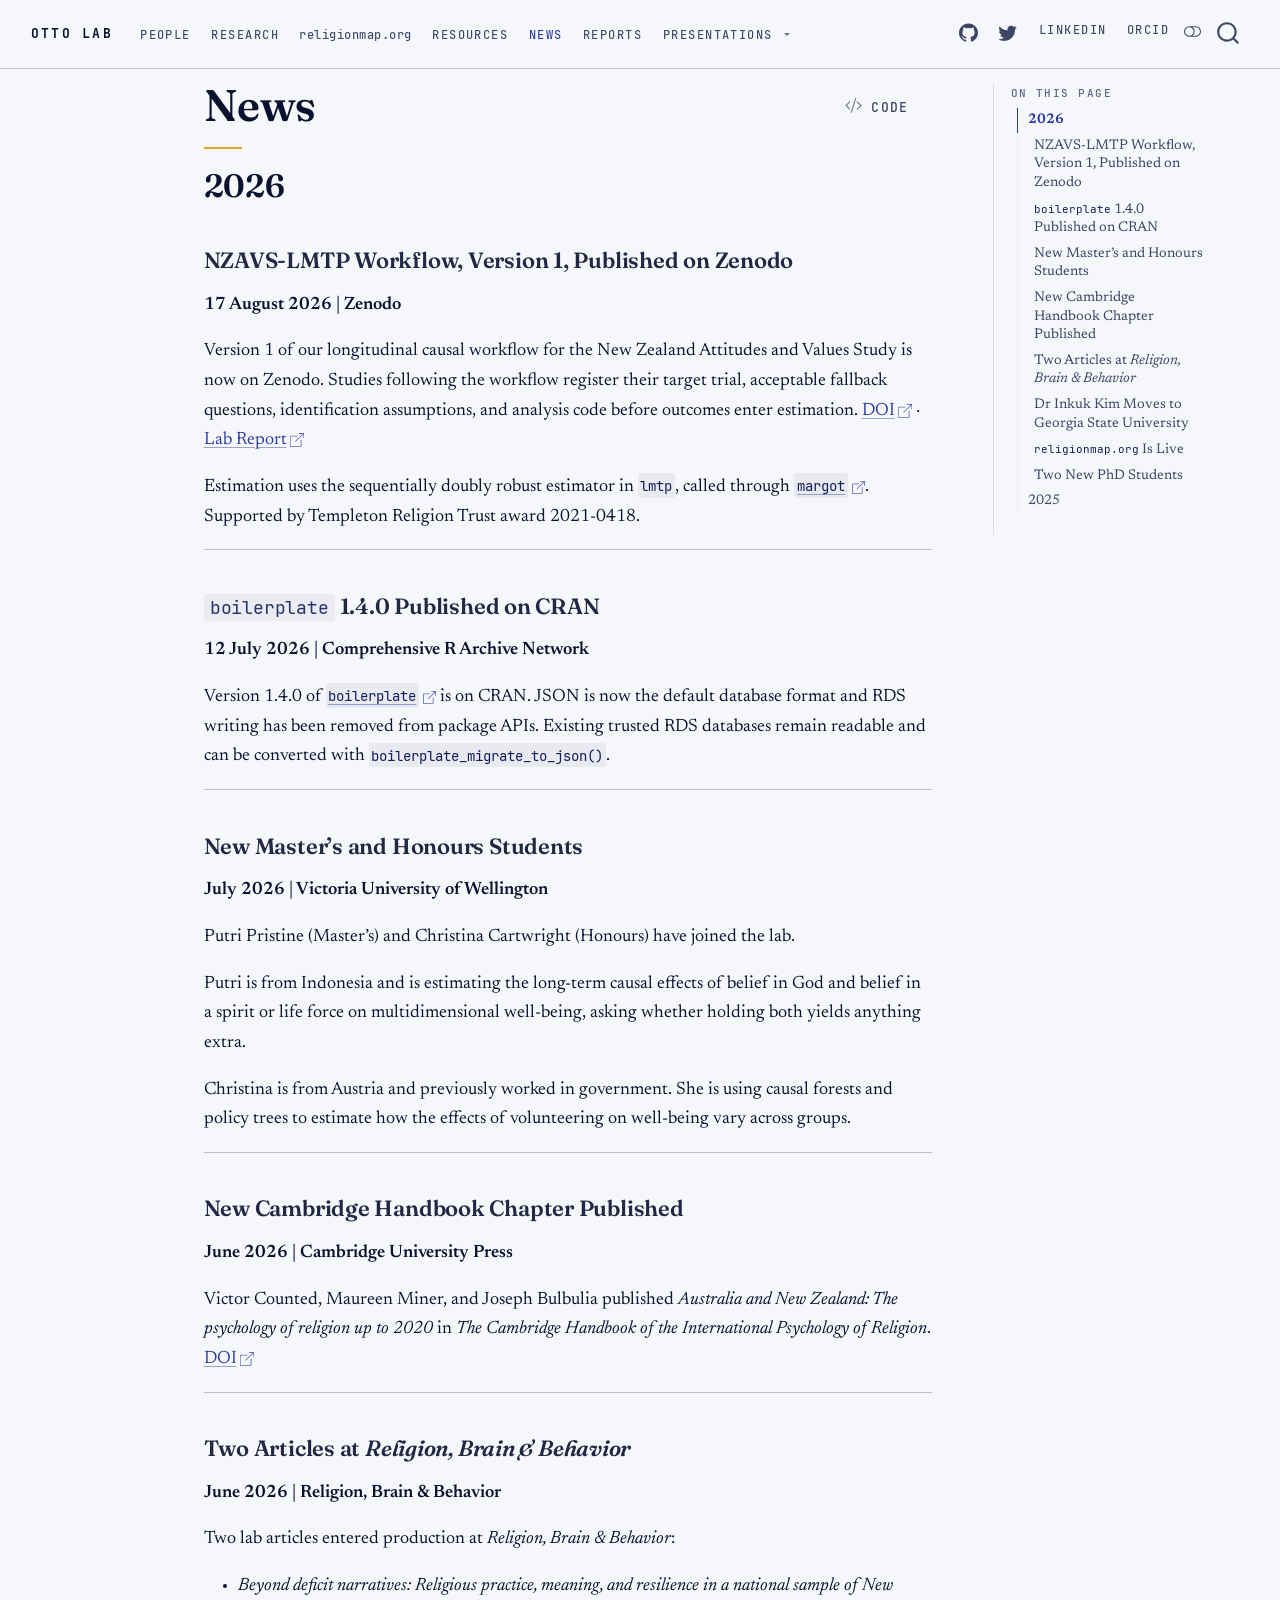
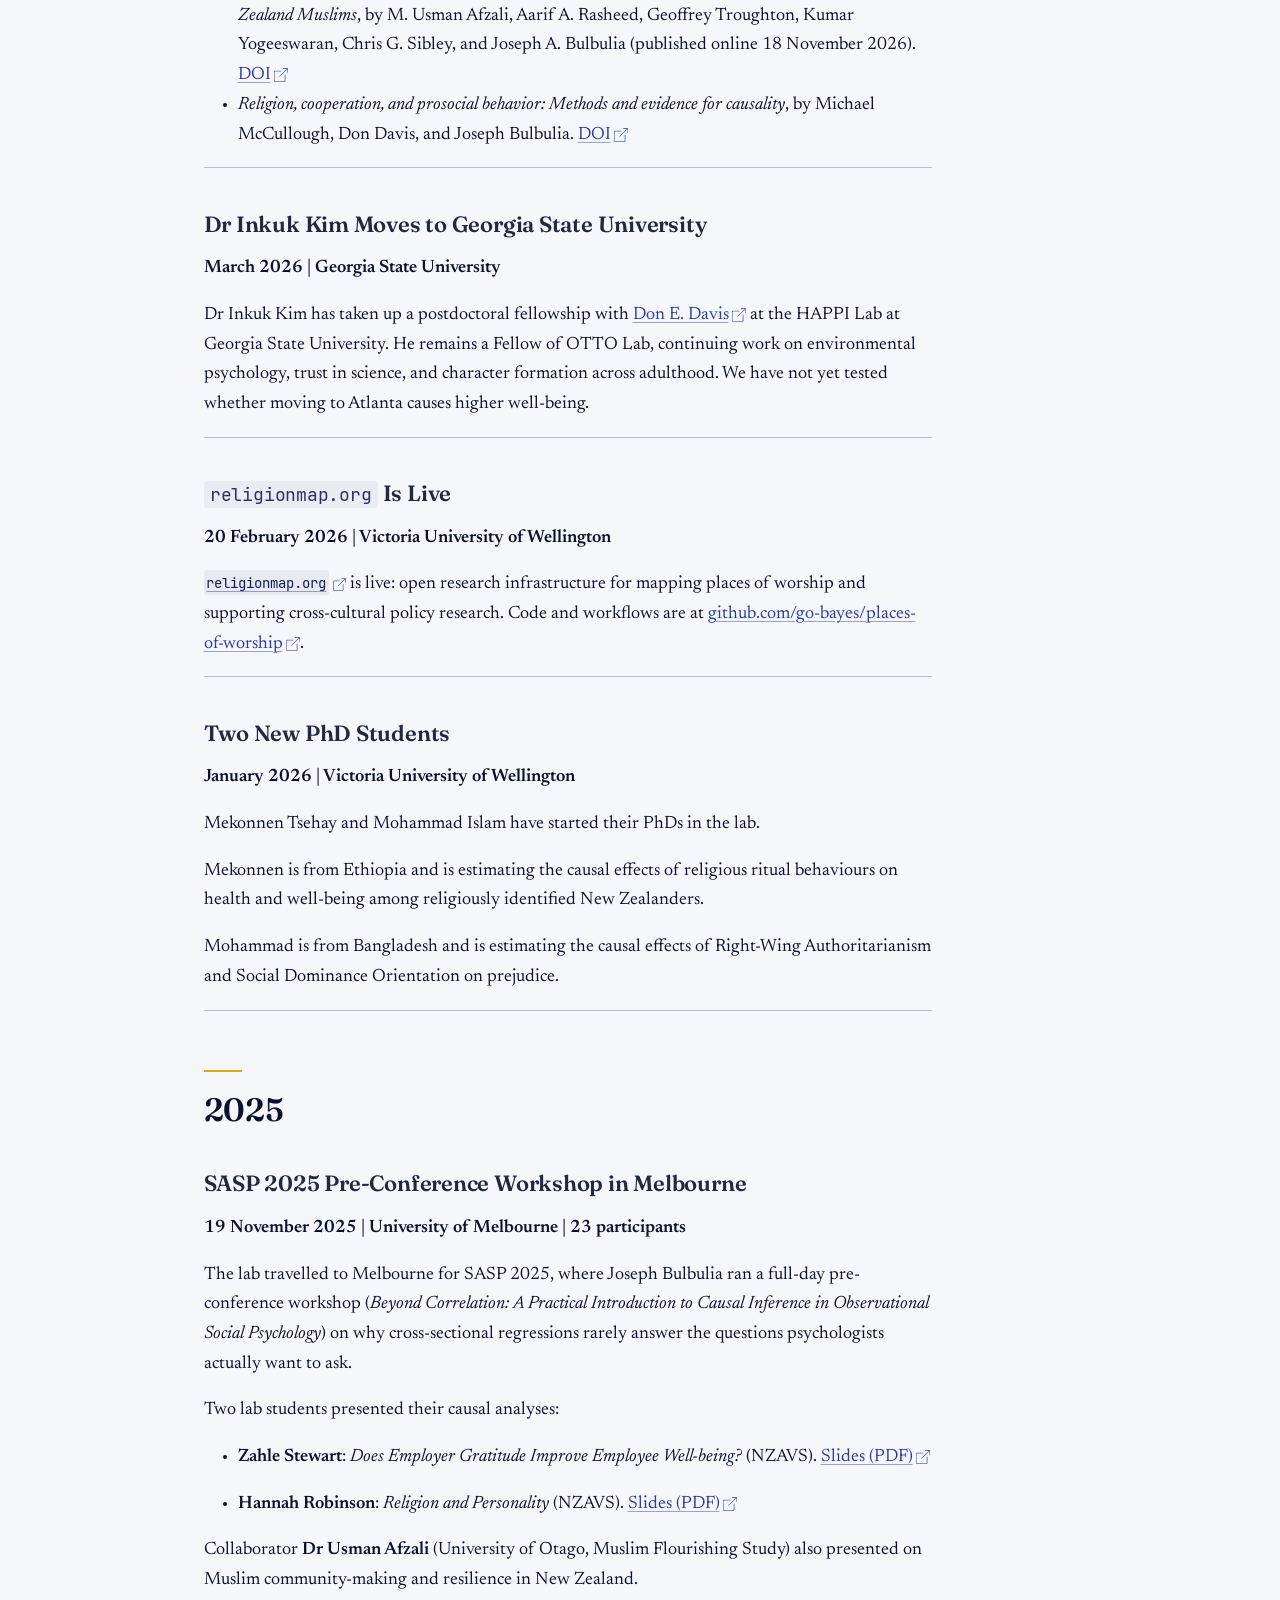
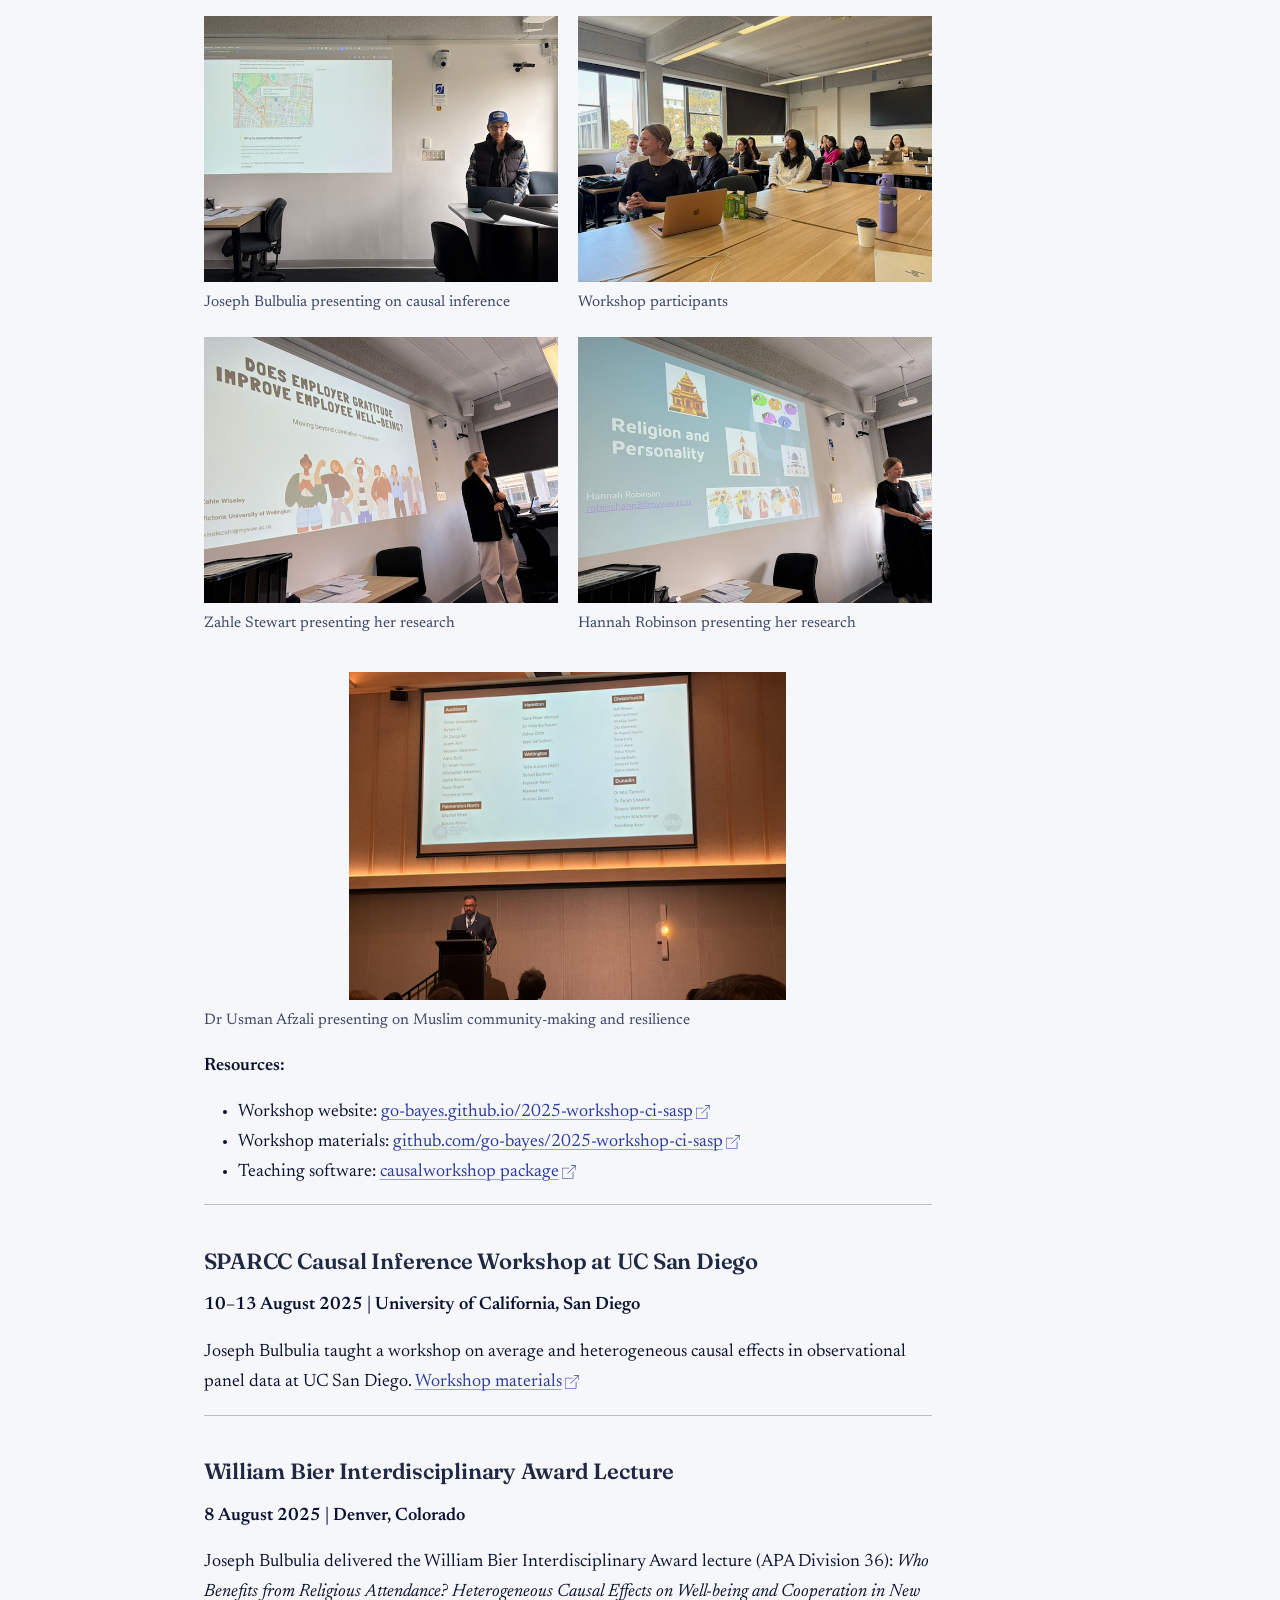
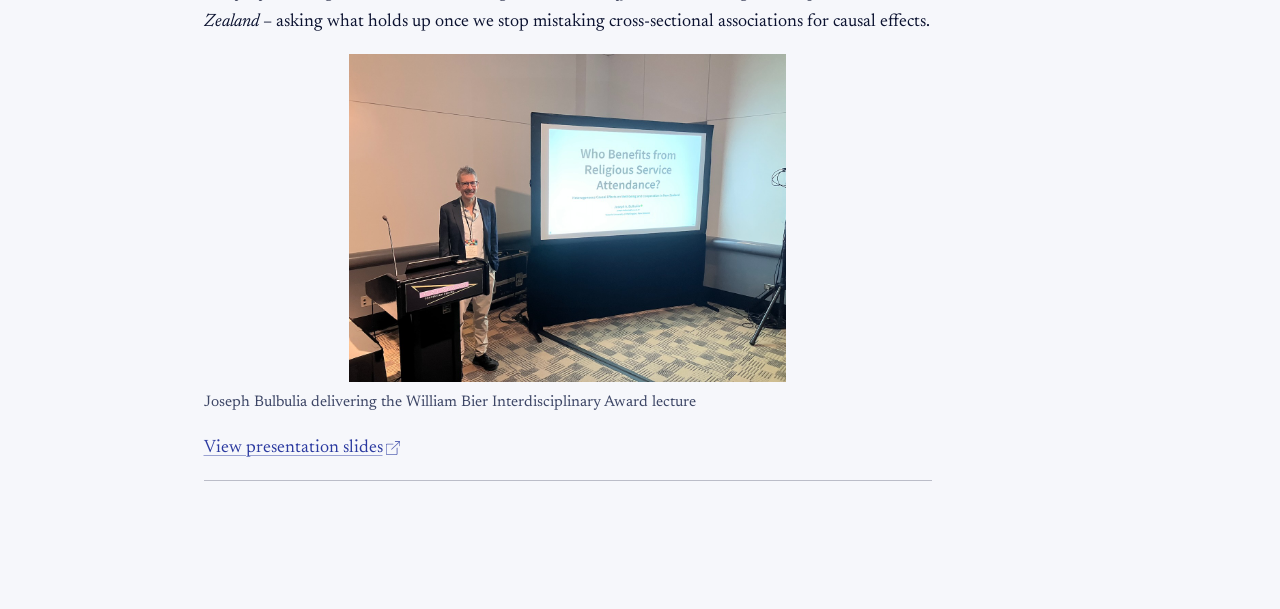
<file: docs/news.html>
<!DOCTYPE html>
<html xmlns="http://www.w3.org/1999/xhtml" lang="en" xml:lang="en"><head>

<meta charset="utf-8">
<meta name="generator" content="quarto-1.11.9">

<meta name="viewport" content="width=device-width, initial-scale=1.0, user-scalable=yes">


<title>News – OTTO Lab</title>
<style>
/* Default styles provided by pandoc.
** See https://pandoc.org/MANUAL.html#variables-for-html for config info.
*/
span.smallcaps{font-variant: small-caps;}
div.columns{display: flex; gap: 1.5em;}
div.column{flex: auto;}
@media screen {
div.columns{gap: min(4vw, 1.5em);}
div.column{overflow-x: auto;}
}
div.hanging-indent{margin-left: 1.5em; text-indent: -1.5em;}
ul.task-list{list-style: none;}
ul.task-list li input[type="checkbox"] {
  width: 0.8em;
  margin: 0 0.8em 0.2em -1em; /* quarto-specific, see https://github.com/quarto-dev/quarto-cli/issues/4556 */ 
  vertical-align: middle;
}
/* CSS for syntax highlighting */
html { -webkit-text-size-adjust: 100%; }
pre > code.sourceCode { white-space: pre; position: relative; }
pre > code.sourceCode > span { display: inline-block; line-height: 1.25; }
pre > code.sourceCode > span:empty { height: 1.2em; }
.sourceCode { overflow: visible; }
code.sourceCode > span { color: inherit; text-decoration: inherit; }
div.sourceCode { margin: 1em 0; }
pre.sourceCode { margin: 0; }
@media screen {
div.sourceCode { overflow: auto; }
}
@media print {
pre > code.sourceCode { white-space: pre-wrap; }
pre > code.sourceCode > span { text-indent: -5em; padding-left: 5em; }
}
pre.numberSource code
  { counter-reset: source-line 0; }
pre.numberSource code > span
  { position: relative; left: -4em; counter-increment: source-line; }
pre.numberSource code > span > a:first-child::before
  { content: counter(source-line);
    position: relative; left: -1em; text-align: right; vertical-align: baseline;
    border: none; display: inline-block;
    -webkit-touch-callout: none; -webkit-user-select: none;
    -khtml-user-select: none; -moz-user-select: none;
    -ms-user-select: none; user-select: none;
    padding: 0 4px; width: 4em;
  }
pre.numberSource { margin-left: 3em;  padding-left: 4px; }
div.sourceCode
  {   }
@media screen {
pre > code.sourceCode > span > a:first-child::before { text-decoration: underline; }
}
</style>


<script src="site_libs/quarto-nav/quarto-nav.js"></script>
<script src="site_libs/quarto-nav/headroom.min.js"></script>
<script src="site_libs/clipboard/clipboard.min.js"></script>
<script src="site_libs/quarto-search/autocomplete.umd.js"></script>
<script src="site_libs/quarto-search/fuse.min.js"></script>
<script src="site_libs/quarto-search/quarto-search.js"></script>
<meta name="quarto:offset" content="./">
<script src="site_libs/quarto-html/quarto.js" type="module"></script>
<script src="site_libs/quarto-html/tabsets/tabsets.js" type="module"></script>
<script src="site_libs/quarto-html/scrollable-regions/scrollable-regions.js" type="module"></script>
<script src="site_libs/quarto-html/popper.min.js"></script>
<script src="site_libs/quarto-html/tippy.umd.min.js"></script>
<script src="site_libs/quarto-html/anchor.min.js"></script>
<link href="site_libs/quarto-html/tippy.css" rel="stylesheet">
<link href="site_libs/quarto-html/quarto-syntax-highlighting-7b1528b1cba7e9f63f59baa7408a6f56.css" rel="stylesheet" class="quarto-color-scheme" id="quarto-text-highlighting-styles">
<link href="site_libs/quarto-html/quarto-syntax-highlighting-dark-c8cca58254341e41c468761f0045acd0.css" rel="stylesheet" class="quarto-color-scheme quarto-color-alternate" id="quarto-text-highlighting-styles">
<script src="site_libs/bootstrap/bootstrap.min.js"></script>
<link href="site_libs/bootstrap/bootstrap-icons.css" rel="stylesheet">
<link href="site_libs/bootstrap/bootstrap-6d7671dc5a83e9783830cbeec8fb2904.min.css" rel="stylesheet" append-hash="true" class="quarto-color-scheme" id="quarto-bootstrap" data-mode="light">
<link href="site_libs/bootstrap/bootstrap-dark-7ee6e58e6e3f9a698a1252d912e4d36e.min.css" rel="stylesheet" append-hash="true" class="quarto-color-scheme quarto-color-alternate" id="quarto-bootstrap" data-mode="dark">
<script id="quarto-search-options" type="application/json">{
  "location": "navbar",
  "copy-button": false,
  "collapse-after": 3,
  "panel-placement": "end",
  "type": "overlay",
  "limit": 50,
  "keyboard-shortcut": [
    "f",
    "/",
    "s"
  ],
  "show-item-context": false,
  "language": {
    "search-no-results-text": "No results",
    "search-matching-documents-text": "matching documents",
    "search-copy-link-title": "Copy link to search",
    "search-hide-matches-text": "Hide additional matches",
    "search-more-match-text": "more match in this document",
    "search-more-matches-text": "more matches in this document",
    "search-clear-button-title": "Clear",
    "search-text-placeholder": "",
    "search-detached-cancel-button-title": "Cancel",
    "search-submit-button-title": "Submit",
    "search-label": "Search"
  }
}</script>
<style>html{ scroll-behavior: smooth; }</style>


<link rel="stylesheet" href="styles.css">
<meta property="og:title" content="News – OTTO Lab">
<meta property="og:image" content="https://ottolab.nz/images/news/2025-sasp-melbourne/joseph-presenting.png">
<meta property="og:site_name" content="OTTO Lab">
<meta property="og:locale" content="en_US">
<meta property="og:image:height" content="480">
<meta property="og:image:width" content="640">
<meta name="twitter:title" content="News – OTTO Lab">
<meta name="twitter:image" content="https://ottolab.nz/images/news/2025-sasp-melbourne/joseph-presenting.png">
<meta name="twitter:creator" content="@prof_joe_">
<meta name="twitter:site" content="@prof_joe_">
<meta name="twitter:card" content="summary_large_image">
</head>

<body class="nav-fixed quarto-dark"><a id="quarto-skip-link" class="visually-hidden-focusable" href="#quarto-document-content">Skip to main content</a><script id="quarto-html-before-body" type="application/javascript">
    const toggleBodyColorMode = (bsSheetEl) => {
      const mode = bsSheetEl.getAttribute("data-mode");
      const bodyEl = window.document.querySelector("body");
      if (mode === "dark") {
        bodyEl.classList.add("quarto-dark");
        bodyEl.classList.remove("quarto-light");
      } else {
        bodyEl.classList.add("quarto-light");
        bodyEl.classList.remove("quarto-dark");
      }
    }
    const toggleBodyColorPrimary = () => {
      const bsSheetEl = window.document.querySelector("link#quarto-bootstrap:not([rel=disabled-stylesheet])");
      if (bsSheetEl) {
        toggleBodyColorMode(bsSheetEl);
      }
    }
    const setColorSchemeToggle = (alternate) => {
      const toggles = window.document.querySelectorAll('.quarto-color-scheme-toggle');
      for (let i=0; i < toggles.length; i++) {
        const toggle = toggles[i];
        if (toggle) {
          toggle.setAttribute("aria-checked", alternate ? "true" : "false");
          if (alternate) {
            toggle.classList.add("alternate");
          } else {
            toggle.classList.remove("alternate");
          }
        }
      }
    };
    const toggleColorMode = (alternate) => {
      // Switch the stylesheets
      const primaryStylesheets = window.document.querySelectorAll('link.quarto-color-scheme:not(.quarto-color-alternate)');
      const alternateStylesheets = window.document.querySelectorAll('link.quarto-color-scheme.quarto-color-alternate');
      manageTransitions('#quarto-margin-sidebar .nav-link', false);
      if (alternate) {
        // note: dark is layered on light, we don't disable primary!
        enableStylesheet(alternateStylesheets);
        for (const sheetNode of alternateStylesheets) {
          if (sheetNode.id === "quarto-bootstrap") {
            toggleBodyColorMode(sheetNode);
          }
        }
      } else {
        disableStylesheet(alternateStylesheets);
        enableStylesheet(primaryStylesheets)
        toggleBodyColorPrimary();
      }
      manageTransitions('#quarto-margin-sidebar .nav-link', true);
      // Switch the toggles
      setColorSchemeToggle(alternate)
    }
    // Hack to workaround the fact that safari doesn't
    // properly recolor the scrollbar when toggling (#1455).
    // Not run on load: stylesheets are set before first paint there, and
    // scrolling would undo the scroll to a URL fragment (#14973).
    // The one pixel nudge keeps the reader where they were.
    const refreshSafariScrollbar = () => {
      if (navigator.userAgent.indexOf('Safari') > 0 && navigator.userAgent.indexOf('Chrome') == -1) {
        manageTransitions("body", false);
        const scrollY = window.scrollY;
        window.scrollTo(0, scrollY > 0 ? scrollY - 1 : 1);
        setTimeout(() => {
          window.scrollTo(0, scrollY);
          manageTransitions("body", true);
        }, 40);
      }
    }
    const disableStylesheet = (stylesheets) => {
      for (let i=0; i < stylesheets.length; i++) {
        const stylesheet = stylesheets[i];
        stylesheet.rel = 'disabled-stylesheet';
      }
    }
    const enableStylesheet = (stylesheets) => {
      for (let i=0; i < stylesheets.length; i++) {
        const stylesheet = stylesheets[i];
        if(stylesheet.rel !== 'stylesheet') { // for Chrome, which will still FOUC without this check
          stylesheet.rel = 'stylesheet';
        }
      }
    }
    const manageTransitions = (selector, allowTransitions) => {
      const els = window.document.querySelectorAll(selector);
      for (let i=0; i < els.length; i++) {
        const el = els[i];
        if (allowTransitions) {
          el.classList.remove('notransition');
        } else {
          el.classList.add('notransition');
        }
      }
    }
    const isFileUrl = () => {
      return window.location.protocol === 'file:';
    }
    const hasAlternateSentinel = () => {
      let styleSentinel = getColorSchemeSentinel();
      if (styleSentinel !== null) {
        return styleSentinel === "alternate";
      } else {
        return false;
      }
    }
    const setStyleSentinel = (alternate) => {
      const value = alternate ? "alternate" : "default";
      if (!isFileUrl()) {
        window.localStorage.setItem("quarto-color-scheme", value);
      } else {
        localAlternateSentinel = value;
      }
    }
    const getColorSchemeSentinel = () => {
      if (!isFileUrl()) {
        const storageValue = window.localStorage.getItem("quarto-color-scheme");
        return storageValue != null ? storageValue : localAlternateSentinel;
      } else {
        return localAlternateSentinel;
      }
    }
    const toggleGiscusIfUsed = (isAlternate, darkModeDefault) => {
      const baseTheme = document.querySelector('#giscus-base-theme')?.value ?? 'light';
      const alternateTheme = document.querySelector('#giscus-alt-theme')?.value ?? 'dark';
      let newTheme = '';
      if(authorPrefersDark) {
        newTheme = isAlternate ? baseTheme : alternateTheme;
      } else {
        newTheme = isAlternate ? alternateTheme : baseTheme;
      }
      const changeGiscusTheme = () => {
        // From: https://github.com/giscus/giscus/issues/336
        const sendMessage = (message) => {
          const iframe = document.querySelector('iframe.giscus-frame');
          if (!iframe) return;
          iframe.contentWindow.postMessage({ giscus: message }, 'https://giscus.app');
        }
        sendMessage({
          setConfig: {
            theme: newTheme
          }
        });
      }
      const isGiscussLoaded = window.document.querySelector('iframe.giscus-frame') !== null;
      if (isGiscussLoaded) {
        changeGiscusTheme();
      }
    };
    const authorPrefersDark = true;
    const queryPrefersDark = window.matchMedia('(prefers-color-scheme: dark)');
    const darkModeDefault = queryPrefersDark.matches;
    let localAlternateSentinel = darkModeDefault ? 'alternate' : 'default';
    // Dark / light mode switch
    window.quartoToggleColorScheme = () => {
      // Read the current dark / light value
      let toAlternate = !hasAlternateSentinel();
      toggleColorMode(toAlternate);
      refreshSafariScrollbar();
      setStyleSentinel(toAlternate);
      toggleGiscusIfUsed(toAlternate, darkModeDefault);
      window.dispatchEvent(new Event('resize'));
    };
    queryPrefersDark.addEventListener("change", e => {
      if(window.localStorage.getItem("quarto-color-scheme") !== null)
        return;
      const alternate = e.matches
      toggleColorMode(alternate);
      refreshSafariScrollbar();
      localAlternateSentinel = e.matches ? 'alternate' : 'default'; // this is used alongside local storage!
      toggleGiscusIfUsed(alternate, darkModeDefault);
    });
    // Switch to dark mode if need be
    if (hasAlternateSentinel()) {
      toggleColorMode(true);
    } else {
      toggleColorMode(false);
    }
  </script>

<div id="quarto-search-results"></div>
  <header id="quarto-header" class="headroom fixed-top">
    <nav class="navbar navbar-expand-xl " data-bs-theme="dark" aria-label="Site">
      <div class="navbar-container container-fluid">
      <div class="navbar-brand-container mx-auto">
    <a class="navbar-brand" href="./index.html">
    <span class="navbar-title">OTTO Lab</span>
    </a>
  </div>
          <button class="navbar-toggler" type="button" data-bs-toggle="collapse" data-bs-target="#navbarCollapse" aria-controls="navbarCollapse" aria-expanded="false" aria-label="Toggle navigation" onclick="if (window.quartoToggleHeadroom) { window.quartoToggleHeadroom(); }">
  <span class="navbar-toggler-icon"></span>
</button>
          <div class="collapse navbar-collapse" id="navbarCollapse">
            <ul class="navbar-nav navbar-nav-scroll me-auto">
  <li class="nav-item">
    <a class="nav-link" href="./team.html"> 
<span class="menu-text">People</span></a>
  </li>  
  <li class="nav-item">
    <a class="nav-link" href="./research.html"> 
<span class="menu-text">Research</span></a>
  </li>  
  <li class="nav-item">
    <a class="nav-link" href="https://religionmap.org/"> 
<span class="menu-text">religionmap.org</span></a>
  </li>  
  <li class="nav-item">
    <a class="nav-link" href="./resources.html"> 
<span class="menu-text">Resources</span></a>
  </li>  
  <li class="nav-item">
    <a class="nav-link active" href="./news.html" aria-current="page"> 
<span class="menu-text">News</span></a>
  </li>  
  <li class="nav-item">
    <a class="nav-link" href="./reports.html"> 
<span class="menu-text">Reports</span></a>
  </li>  
  <li class="nav-item dropdown ">
    <a class="nav-link dropdown-toggle" href="#" id="nav-menu-presentations" role="link" data-bs-toggle="dropdown" aria-expanded="false">
 <span class="menu-text">Presentations</span>
    </a>
    <ul class="dropdown-menu" aria-labelledby="nav-menu-presentations">    
        <li>
    <a class="dropdown-item" href="./presentations.html">
 <span class="dropdown-text">All Presentations</span></a>
  </li>  
        <li><hr class="dropdown-divider"></li>
        <li class="dropdown-header">2025</li>
        <li>
    <a class="dropdown-item" href="./presentations.html#sasp-2025">
 <span class="dropdown-text">SASP: Student Presentations</span></a>
  </li>  
        <li>
    <a class="dropdown-item" href="./presentations.html#apa-bier-2025">
 <span class="dropdown-text">Bier Award Lecture</span></a>
  </li>  
    </ul>
  </li>
</ul>
            <ul class="navbar-nav navbar-nav-scroll ms-auto">
  <li class="nav-item compact">
    <a class="nav-link" href="https://github.com/go-bayes"> <i class="bi bi-github" role="img" aria-label="GitHub">
</i> 
<span class="menu-text"></span></a>
  </li>  
  <li class="nav-item compact">
    <a class="nav-link" href="https://x.com/prof_joe_"> <i class="bi bi-twitter" role="img" aria-label="X (Twitter)">
</i> 
<span class="menu-text"></span></a>
  </li>  
  <li class="nav-item">
    <a class="nav-link" href="https://linkedin.com/in/joseph-bulbulia-1ba5a514"> 
<span class="menu-text">LinkedIn</span></a>
  </li>  
  <li class="nav-item">
    <a class="nav-link" href="https://orcid.org/0000-0002-5861-2056"> 
<span class="menu-text">ORCID</span></a>
  </li>  
</ul>
          </div> <!-- /navcollapse -->
            <div class="quarto-navbar-tools">
  <button type="button" role="switch" aria-checked="false" class="quarto-color-scheme-toggle quarto-navigation-tool  px-1" onclick="window.quartoToggleColorScheme(); return false;" title="Toggle dark mode" aria-label="Toggle dark mode"><i class="bi"></i></button>
</div>
            <div id="quarto-search" class="" title="Search"></div>
      </div> <!-- /container-fluid -->
    </nav>
</header>
<!-- content -->
<div id="quarto-content" class="quarto-container page-columns page-rows-contents page-layout-article page-navbar">
<!-- sidebar -->
<!-- margin-sidebar -->
    <div id="quarto-margin-sidebar" class="sidebar margin-sidebar">
        <nav id="TOC" role="doc-toc" aria-labelledby="toc-title" class="toc-active">
    <h2 id="toc-title">On this page</h2>
   
  <ul>
  <li><a href="#section" id="toc-section" class="nav-link active" data-scroll-target="#section">2026</a>
  <ul class="collapse">
  <li><a href="#nzavs-lmtp-workflow-version-1-published-on-zenodo" id="toc-nzavs-lmtp-workflow-version-1-published-on-zenodo" class="nav-link" data-scroll-target="#nzavs-lmtp-workflow-version-1-published-on-zenodo">NZAVS-LMTP Workflow, Version 1, Published on Zenodo</a></li>
  <li><a href="#boilerplate-1.4.0-published-on-cran" id="toc-boilerplate-1.4.0-published-on-cran" class="nav-link" data-scroll-target="#boilerplate-1.4.0-published-on-cran"><code>boilerplate</code> 1.4.0 Published on CRAN</a></li>
  <li><a href="#new-masters-and-honours-students" id="toc-new-masters-and-honours-students" class="nav-link" data-scroll-target="#new-masters-and-honours-students">New Master’s and Honours Students</a></li>
  <li><a href="#new-cambridge-handbook-chapter-published" id="toc-new-cambridge-handbook-chapter-published" class="nav-link" data-scroll-target="#new-cambridge-handbook-chapter-published">New Cambridge Handbook Chapter Published</a></li>
  <li><a href="#two-articles-at-religion-brain-behavior" id="toc-two-articles-at-religion-brain-behavior" class="nav-link" data-scroll-target="#two-articles-at-religion-brain-behavior">Two Articles at <em>Religion, Brain &amp; Behavior</em></a></li>
  <li><a href="#dr-inkuk-kim-moves-to-georgia-state-university" id="toc-dr-inkuk-kim-moves-to-georgia-state-university" class="nav-link" data-scroll-target="#dr-inkuk-kim-moves-to-georgia-state-university">Dr Inkuk Kim Moves to Georgia State University</a></li>
  <li><a href="#religionmap.org-is-live" id="toc-religionmap.org-is-live" class="nav-link" data-scroll-target="#religionmap.org-is-live"><code>religionmap.org</code> Is Live</a></li>
  <li><a href="#two-new-phd-students" id="toc-two-new-phd-students" class="nav-link" data-scroll-target="#two-new-phd-students">Two New PhD Students</a></li>
  </ul></li>
  <li><a href="#section-1" id="toc-section-1" class="nav-link" data-scroll-target="#section-1">2025</a>
  <ul class="collapse">
  <li><a href="#sasp-2025-pre-conference-workshop-in-melbourne" id="toc-sasp-2025-pre-conference-workshop-in-melbourne" class="nav-link" data-scroll-target="#sasp-2025-pre-conference-workshop-in-melbourne">SASP 2025 Pre-Conference Workshop in Melbourne</a></li>
  <li><a href="#sparcc-causal-inference-workshop-at-uc-san-diego" id="toc-sparcc-causal-inference-workshop-at-uc-san-diego" class="nav-link" data-scroll-target="#sparcc-causal-inference-workshop-at-uc-san-diego">SPARCC Causal Inference Workshop at UC San Diego</a></li>
  <li><a href="#william-bier-interdisciplinary-award-lecture" id="toc-william-bier-interdisciplinary-award-lecture" class="nav-link" data-scroll-target="#william-bier-interdisciplinary-award-lecture">William Bier Interdisciplinary Award Lecture</a></li>
  </ul></li>
  </ul>
</nav>
    </div>
<!-- main -->
<main class="content" id="quarto-document-content" tabindex="-1">


<header id="title-block-header" class="quarto-title-block default">
<div class="quarto-title">
<div class="quarto-title-block"><div><h1 class="title">News</h1><button type="button" class="btn code-tools-button" id="quarto-code-tools-source"><i class="bi"></i> Code</button></div></div>
</div>



<div class="quarto-title-meta">

    
  
    
  </div>
  


</header>


<section id="section" class="level2">
<h2 class="anchored" data-anchor-id="section">2026</h2>
<section id="nzavs-lmtp-workflow-version-1-published-on-zenodo" class="level3">
<h3 class="anchored" data-anchor-id="nzavs-lmtp-workflow-version-1-published-on-zenodo">NZAVS-LMTP Workflow, Version 1, Published on Zenodo</h3>
<p><strong>17 August 2026 | Zenodo</strong></p>
<p>Version 1 of our longitudinal causal workflow for the New Zealand Attitudes and Values Study is now on Zenodo. Studies following the workflow register their target trial, acceptable fallback questions, identification assumptions, and analysis code before outcomes enter estimation. <a href="https://doi.org/10.5281/zenodo.21932992">DOI</a> · <a href="./reports/nzavs-lmtp-workflow.html">Lab Report</a></p>
<p>Estimation uses the sequentially doubly robust estimator in <code>lmtp</code>, called through <a href="https://go-bayes.github.io/margot/"><code>margot</code></a>. Supported by Templeton Religion Trust award 2021-0418.</p>
<hr>
</section>
<section id="boilerplate-1.4.0-published-on-cran" class="level3">
<h3 class="anchored" data-anchor-id="boilerplate-1.4.0-published-on-cran"><code>boilerplate</code> 1.4.0 Published on CRAN</h3>
<p><strong>12 July 2026 | Comprehensive R Archive Network</strong></p>
<p>Version 1.4.0 of <a href="https://cran.r-project.org/package=boilerplate"><code>boilerplate</code></a> is on CRAN. JSON is now the default database format and RDS writing has been removed from package APIs. Existing trusted RDS databases remain readable and can be converted with <code>boilerplate_migrate_to_json()</code>.</p>
<hr>
</section>
<section id="new-masters-and-honours-students" class="level3">
<h3 class="anchored" data-anchor-id="new-masters-and-honours-students">New Master’s and Honours Students</h3>
<p><strong>July 2026 | Victoria University of Wellington</strong></p>
<p>Putri Pristine (Master’s) and Christina Cartwright (Honours) have joined the lab.</p>
<p>Putri is from Indonesia and is estimating the long-term causal effects of belief in God and belief in a spirit or life force on multidimensional well-being, asking whether holding both yields anything extra.</p>
<p>Christina is from Austria and previously worked in government. She is using causal forests and policy trees to estimate how the effects of volunteering on well-being vary across groups.</p>
<hr>
</section>
<section id="new-cambridge-handbook-chapter-published" class="level3">
<h3 class="anchored" data-anchor-id="new-cambridge-handbook-chapter-published">New Cambridge Handbook Chapter Published</h3>
<p><strong>June 2026 | Cambridge University Press</strong></p>
<p>Victor Counted, Maureen Miner, and Joseph Bulbulia published <em>Australia and New Zealand: The psychology of religion up to 2020</em> in <em>The Cambridge Handbook of the International Psychology of Religion</em>. <a href="https://doi.org/10.1017/9781108771122.003">DOI</a></p>
<hr>
</section>
<section id="two-articles-at-religion-brain-behavior" class="level3">
<h3 class="anchored" data-anchor-id="two-articles-at-religion-brain-behavior">Two Articles at <em>Religion, Brain &amp; Behavior</em></h3>
<p><strong>June 2026 | Religion, Brain &amp; Behavior</strong></p>
<p>Two lab articles entered production at <em>Religion, Brain &amp; Behavior</em>:</p>
<ul>
<li><em>Beyond deficit narratives: Religious practice, meaning, and resilience in a national sample of New Zealand Muslims</em>, by M. Usman Afzali, Aarif A. Rasheed, Geoffrey Troughton, Kumar Yogeeswaran, Chris G. Sibley, and Joseph A. Bulbulia (published online 18 November 2026). <a href="https://doi.org/10.1080/2153599X.2026.2645568">DOI</a></li>
<li><em>Religion, cooperation, and prosocial behavior: Methods and evidence for causality</em>, by Michael McCullough, Don Davis, and Joseph Bulbulia. <a href="https://doi.org/10.1080/2153599X.2026.2695639">DOI</a></li>
</ul>
<hr>
</section>
<section id="dr-inkuk-kim-moves-to-georgia-state-university" class="level3">
<h3 class="anchored" data-anchor-id="dr-inkuk-kim-moves-to-georgia-state-university">Dr Inkuk Kim Moves to Georgia State University</h3>
<p><strong>March 2026 | Georgia State University</strong></p>
<p>Dr Inkuk Kim has taken up a postdoctoral fellowship with <a href="https://news.gsu.edu/coronavirus-expert/don-davis-jr/">Don E. Davis</a> at the HAPPI Lab at Georgia State University. He remains a Fellow of OTTO Lab, continuing work on environmental psychology, trust in science, and character formation across adulthood. We have not yet tested whether moving to Atlanta causes higher well-being.</p>
<hr>
</section>
<section id="religionmap.org-is-live" class="level3">
<h3 class="anchored" data-anchor-id="religionmap.org-is-live"><code>religionmap.org</code> Is Live</h3>
<p><strong>20 February 2026 | Victoria University of Wellington</strong></p>
<p><a href="https://religionmap.org/"><code>religionmap.org</code></a> is live: open research infrastructure for mapping places of worship and supporting cross-cultural policy research. Code and workflows are at <a href="https://github.com/go-bayes/places-of-worship">github.com/go-bayes/places-of-worship</a>.</p>
<hr>
</section>
<section id="two-new-phd-students" class="level3">
<h3 class="anchored" data-anchor-id="two-new-phd-students">Two New PhD Students</h3>
<p><strong>January 2026 | Victoria University of Wellington</strong></p>
<p>Mekonnen Tsehay and Mohammad Islam have started their PhDs in the lab.</p>
<p>Mekonnen is from Ethiopia and is estimating the causal effects of religious ritual behaviours on health and well-being among religiously identified New Zealanders.</p>
<p>Mohammad is from Bangladesh and is estimating the causal effects of Right-Wing Authoritarianism and Social Dominance Orientation on prejudice.</p>
<hr>
</section>
</section>
<section id="section-1" class="level2">
<h2 class="anchored" data-anchor-id="section-1">2025</h2>
<section id="sasp-2025-pre-conference-workshop-in-melbourne" class="level3">
<h3 class="anchored" data-anchor-id="sasp-2025-pre-conference-workshop-in-melbourne">SASP 2025 Pre-Conference Workshop in Melbourne</h3>
<p><strong>19 November 2025 | University of Melbourne | 23 participants</strong></p>
<p>The lab travelled to Melbourne for SASP 2025, where Joseph Bulbulia ran a full-day pre-conference workshop (<em>Beyond Correlation: A Practical Introduction to Causal Inference in Observational Social Psychology</em>) on why cross-sectional regressions rarely answer the questions psychologists actually want to ask.</p>
<p>Two lab students presented their causal analyses:</p>
<ul>
<li><p><strong>Zahle Stewart</strong>: <em>Does Employer Gratitude Improve Employee Well-being?</em> (NZAVS). <a href="https://www.dropbox.com/scl/fi/humnzsgo5blg7rrtvz3dt/Employer-Gratitude-and-Employee-Well-being.pdf?rlkey=oc4esqaip1loeaf7zt6eodx7n&amp;dl=0">Slides (PDF)</a></p></li>
<li><p><strong>Hannah Robinson</strong>: <em>Religion and Personality</em> (NZAVS). <a href="https://www.dropbox.com/scl/fi/awse06fy0gh3vw208qo2b/Melbourne-Presentation-Religion-and-Personality-Hannah-Robinson.pdf?rlkey=no9p11rxzr79f049zeqwo8p1l&amp;dl=0">Slides (PDF)</a></p></li>
</ul>
<p>Collaborator <strong>Dr Usman Afzali</strong> (University of Otago, Muslim Flourishing Study) also presented on Muslim community-making and resilience in New Zealand.</p>
<div class="quarto-layout-panel" data-layout-ncol="2">
<div class="quarto-layout-row">
<div class="quarto-layout-cell" style="flex-basis: 50.0%;justify-content: flex-start;">
<div class="quarto-figure quarto-figure-center">
<figure class="figure">
<p><img src="images/news/2025-sasp-melbourne/joseph-presenting.png" class="img-fluid figure-img" data-group="sasp2025"></p>
<figcaption>Joseph Bulbulia presenting on causal inference</figcaption>
</figure>
</div>
</div>
<div class="quarto-layout-cell" style="flex-basis: 50.0%;justify-content: flex-start;">
<div class="quarto-figure quarto-figure-center">
<figure class="figure">
<p><img src="images/news/2025-sasp-melbourne/workshop-audience.png" class="img-fluid figure-img" data-group="sasp2025"></p>
<figcaption>Workshop participants</figcaption>
</figure>
</div>
</div>
</div>
<div class="quarto-layout-row">
<div class="quarto-layout-cell" style="flex-basis: 50.0%;justify-content: flex-start;">
<div class="quarto-figure quarto-figure-center">
<figure class="figure">
<p><img src="images/news/2025-sasp-melbourne/zahle-presenting.png" class="img-fluid figure-img" data-group="sasp2025"></p>
<figcaption>Zahle Stewart presenting her research</figcaption>
</figure>
</div>
</div>
<div class="quarto-layout-cell" style="flex-basis: 50.0%;justify-content: flex-start;">
<div class="quarto-figure quarto-figure-center">
<figure class="figure">
<p><img src="images/news/2025-sasp-melbourne/hannah-presenting.png" class="img-fluid figure-img" data-group="sasp2025"></p>
<figcaption>Hannah Robinson presenting her research</figcaption>
</figure>
</div>
</div>
</div>
</div>
<div class="quarto-figure quarto-figure-center">
<figure class="figure">
<p><img src="images/news/2025-sasp-melbourne/usman-presenting.png" class="img-fluid figure-img" style="width:60.0%"></p>
<figcaption>Dr Usman Afzali presenting on Muslim community-making and resilience</figcaption>
</figure>
</div>
<p><strong>Resources:</strong></p>
<ul>
<li>Workshop website: <a href="https://go-bayes.github.io/2025-workshop-ci-sasp/">go-bayes.github.io/2025-workshop-ci-sasp</a></li>
<li>Workshop materials: <a href="https://github.com/go-bayes/2025-workshop-ci-sasp">github.com/go-bayes/2025-workshop-ci-sasp</a></li>
<li>Teaching software: <a href="https://github.com/go-bayes/causalworkshop">causalworkshop package</a></li>
</ul>
<hr>
</section>
<section id="sparcc-causal-inference-workshop-at-uc-san-diego" class="level3">
<h3 class="anchored" data-anchor-id="sparcc-causal-inference-workshop-at-uc-san-diego">SPARCC Causal Inference Workshop at UC San Diego</h3>
<p><strong>10–13 August 2025 | University of California, San Diego</strong></p>
<p>Joseph Bulbulia taught a workshop on average and heterogeneous causal effects in observational panel data at UC San Diego. <a href="https://go-bayes.github.io/sparcc-day-2/">Workshop materials</a></p>
<hr>
</section>
<section id="william-bier-interdisciplinary-award-lecture" class="level3">
<h3 class="anchored" data-anchor-id="william-bier-interdisciplinary-award-lecture">William Bier Interdisciplinary Award Lecture</h3>
<p><strong>8 August 2025 | Denver, Colorado</strong></p>
<p>Joseph Bulbulia delivered the William Bier Interdisciplinary Award lecture (APA Division 36): <em>Who Benefits from Religious Attendance? Heterogeneous Causal Effects on Well-being and Cooperation in New Zealand</em> – asking what holds up once we stop mistaking cross-sectional associations for causal effects.</p>
<div class="quarto-figure quarto-figure-center">
<figure class="figure">
<p><img src="images/news/2025-bier-award/IMG_0869.jpeg" class="img-fluid figure-img" style="width:60.0%"></p>
<figcaption>Joseph Bulbulia delivering the William Bier Interdisciplinary Award lecture</figcaption>
</figure>
</div>
<p><a href="./presentations.html#apa-bier-2025">View presentation slides</a></p>
<hr>


<!-- -->

</section>
</section>

</main> <!-- /main -->
<script id="quarto-html-after-body" type="application/javascript">
  window.document.addEventListener("DOMContentLoaded", function (event) {
    // Ensure there is a toggle, if there isn't float one in the top right
    if (window.document.querySelector('.quarto-color-scheme-toggle') === null) {
      const toggle = window.document.createElement('button');
      toggle.type = "button";
      toggle.setAttribute("role", "switch");
      toggle.setAttribute("aria-checked", "false");
      toggle.classList.add('top-right');
      toggle.classList.add('quarto-color-scheme-toggle');
      toggle.setAttribute("aria-label", "Toggle dark mode");
      toggle.onclick = function() { try { window.quartoToggleColorScheme(); } catch {} return false; };
      const i = window.document.createElement("i");
      i.classList.add('bi');
      toggle.appendChild(i);
      // Put the toggle in a landmark of its own, so that landmark navigation
      // can reach it.
      //
      // The container is always a fresh direct child of body, and the toggle is
      // never moved into page furniture that the theme or the author controls.
      // The toggle is positioned against the page, so any ancestor that
      // establishes a containing block captures it: a positioned element or a
      // grid for position: absolute, and transform, filter, will-change or
      // contain for position: fixed. A direct child of body has none of these
      // to inherit, and the shift when one appears is silent and visual.
      //
      // ARIA says a document should have at most one banner, and axe reports a
      // duplicate whether or not the banners carry distinct labels. So use a
      // header when the page has no banner yet, and a named region otherwise.
      //
      // A header is a banner wherever it sits, unless it is inside sectioning
      // content, so this cannot just look at the children of body: a custom
      // page layout wraps the title block header in a plain div. An explicit
      // role="banner" always counts.
      const sectioning = 'article, aside, main, nav, section, [role="article"], [role="complementary"], [role="main"], [role="navigation"], [role="region"]';
      const hasBanner = Array.from(
        window.document.querySelectorAll('header:not([role]), [role="banner"]')
      ).some(function(el) {
        return el.hasAttribute("role") || el.closest(sectioning) === null;
      });
      const container = window.document.createElement(hasBanner ? "div" : "header");
      if (hasBanner) {
        container.setAttribute("role", "region");
        container.setAttribute("aria-label", "Toggle dark mode");
      }
      container.classList.add('quarto-color-scheme-toggle-container');
      container.appendChild(toggle);
      window.document.body.appendChild(container);
    }
    setColorSchemeToggle(hasAlternateSentinel())
    const icon = "";
    const anchorJS = new window.AnchorJS();
    anchorJS.options = {
      placement: 'right',
      icon: icon
    };
    anchorJS.add('.anchored');
    const isCodeAnnotation = (el) => {
      for (const clz of el.classList) {
        if (clz.startsWith('code-annotation-')) {                     
          return true;
        }
      }
      return false;
    }
    const onCopySuccess = function(e) {
      // button target
      const button = e.trigger;
      // don't keep focus
      button.blur();
      // flash "checked"
      button.classList.add('code-copy-button-checked');
      var currentTitle = button.getAttribute("title");
      button.setAttribute("title", "Copied!");
      let tooltip;
      if (window.bootstrap) {
        button.setAttribute("data-bs-toggle", "tooltip");
        button.setAttribute("data-bs-placement", "left");
        button.setAttribute("data-bs-title", "Copied!");
        tooltip = new bootstrap.Tooltip(button, 
          { trigger: "manual", 
            customClass: "code-copy-button-tooltip",
            offset: [0, -8]});
        tooltip.show();    
      }
      setTimeout(function() {
        if (tooltip) {
          tooltip.hide();
          button.removeAttribute("data-bs-title");
          button.removeAttribute("data-bs-toggle");
          button.removeAttribute("data-bs-placement");
        }
        button.setAttribute("title", currentTitle);
        button.classList.remove('code-copy-button-checked');
      }, 1000);
      // clear code selection
      e.clearSelection();
    }
    const getTextToCopy = function(trigger) {
      const outerScaffold = trigger.parentElement.cloneNode(true);
      const codeEl = outerScaffold.querySelector('code');
      for (const childEl of codeEl.children) {
        if (isCodeAnnotation(childEl)) {
          childEl.remove();
        }
      }
      return codeEl.innerText;
    }
    const clipboard = new window.ClipboardJS('.code-copy-button:not([data-in-quarto-modal])', {
      text: getTextToCopy
    });
    clipboard.on('success', onCopySuccess);
    if (window.document.getElementById('quarto-embedded-source-code-modal')) {
      const clipboardModal = new window.ClipboardJS('.code-copy-button[data-in-quarto-modal]', {
        text: getTextToCopy,
        container: window.document.getElementById('quarto-embedded-source-code-modal')
      });
      clipboardModal.on('success', onCopySuccess);
    }
    const viewSource = window.document.getElementById('quarto-view-source') ||
                       window.document.getElementById('quarto-code-tools-source');
    if (viewSource) {
      const sourceUrl = viewSource.getAttribute("data-quarto-source-url");
      viewSource.addEventListener("click", function(e) {
        if (sourceUrl) {
          // rstudio viewer pane
          if (/\bcapabilities=\b/.test(window.location)) {
            window.open(sourceUrl);
          } else {
            window.location.href = sourceUrl;
          }
        } else {
          const modal = new bootstrap.Modal(document.getElementById('quarto-embedded-source-code-modal'));
          modal.show();
        }
        return false;
      });
    }
    function toggleCodeHandler(show) {
      return function(e) {
        const cellDetails = window.document.querySelectorAll(".cell details.code-fold");
        for (let i=0; i<cellDetails.length; i++) {
          const details = cellDetails[i];
          if (show) {
            details.open = true;
          } else {
            details.removeAttribute("open");
          }
        }
        const cellCodeDivs = window.document.querySelectorAll(".cell div.sourceCode.cell-code");
        const fromCls = show ? "hidden" : "unhidden";
        const toCls = show ? "unhidden" : "hidden";
        for (let i=0; i<cellCodeDivs.length; i++) {
          const codeDiv = cellCodeDivs[i];
          if (codeDiv.classList.contains(fromCls)) {
            codeDiv.classList.remove(fromCls);
            codeDiv.classList.add(toCls);
          } 
        }
        return false;
      }
    }
    const hideAllCode = window.document.getElementById("quarto-hide-all-code");
    if (hideAllCode) {
      hideAllCode.addEventListener("click", toggleCodeHandler(false));
    }
    const showAllCode = window.document.getElementById("quarto-show-all-code");
    if (showAllCode) {
      showAllCode.addEventListener("click", toggleCodeHandler(true));
    }
      var localhostRegex = new RegExp(/^(?:http|https):\/\/localhost\:?[0-9]*\//);
      var mailtoRegex = new RegExp(/^mailto:/);
        var filterRegex = new RegExp("https:\/\/ottolab\.nz\/");
      const newWindowLabel = "(opens in a new tab)";
      const newWindowNoteId = "quarto-ext-newwindow-label";
      // Links reference one hidden label through aria-describedby, so the
      // announcement never changes their accessible name.
      var describeNewWindow = (link) => {
        if (!window.document.getElementById(newWindowNoteId)) {
          var newWindowNote = window.document.createElement("span");
          newWindowNote.id = newWindowNoteId;
          newWindowNote.hidden = true;
          newWindowNote.textContent = newWindowLabel;
          window.document.body.appendChild(newWindowNote);
        }
        var describedBy = (link.getAttribute("aria-describedby") || "").split(/\s+/).filter(Boolean);
        if (!describedBy.includes(newWindowNoteId)) {
          describedBy.push(newWindowNoteId);
          link.setAttribute("aria-describedby", describedBy.join(" "));
        }
      }
      var isInternal = (href) => {
          return filterRegex.test(href) || localhostRegex.test(href) || mailtoRegex.test(href);
      }
      // Inspect non-navigation links and adorn them if external
      window.quartoDecorateExternalLinks = function (root) {
     var links = (root || window.document).querySelectorAll('a[href]:not(.nav-link):not(.navbar-brand):not(.toc-action):not(.sidebar-link):not(.sidebar-item-toggle):not(.pagination-link):not(.no-external):not([aria-hidden]):not(.dropdown-item):not(.quarto-navigation-tool):not(.about-link)');
      for (var i=0; i<links.length; i++) {
        const link = links[i];
        if (!isInternal(link.href)) {
          // undo the damage that might have been done by quarto-nav.js in the case of
          // links that we want to consider external
          if (link.dataset.originalHref !== undefined) {
            link.href = link.dataset.originalHref;
          }
            // target, if specified
            link.setAttribute("target", "_blank");
            if (link.getAttribute("rel") === null) {
              link.setAttribute("rel", "noopener");
            }
            describeNewWindow(link);
          if (!link.classList.contains('no-external-icon')) {
            // default icon
            link.classList.add("external");
          }
        }
      }
      };
      window.quartoDecorateExternalLinks(window.document);
    // Esc closes the popup (WCAG 1.4.13) and focus leaving both trigger and
    // popup closes it (WCAG 2.4.11); tippy handles neither for interactive popups.
    const hideOnEscAndFocusOut = {
      name: 'hideOnEscAndFocusOut',
      defaultValue: true,
      fn(instance) {
        const dismiss = () => {
          // A show scheduled by the trigger delay would otherwise reopen it
          instance.clearDelayTimeouts();
          instance.hide();
        };
        const onKeyDown = (event) => {
          if (event.key !== 'Escape') {
            return;
          }
          // Keep Esc from also reaching page handlers (e.g. reveal.js overview),
          // except an open reveal.js slide menu, which Esc should close too.
          // The menu handles keys only when its keyboard option is on.
          const menuHandlesEsc = window.Reveal?.getPlugin?.('menu')?.isOpen() &&
            window.Reveal.getConfig().menu?.keyboard !== false;
          if (!menuHandlesEsc) {
            event.stopPropagation();
          }
          if (instance.popper.contains(window.document.activeElement)) {
            // Disabled while refocusing so the focus trigger does not reopen it
            instance.disable();
            instance.reference.focus();
            instance.enable();
          }
          dismiss();
        };
        const onFocusOut = (event) => {
          const target = event.relatedTarget;
          if (target && !instance.reference.contains(target) &&
              !instance.popper.contains(target)) {
            dismiss();
          }
        };
        // On the trigger too: a click trigger (code-annotations: select) has no
        // blur handling. Attached for the instance's lifetime so leaving the
        // trigger also cancels a show still pending on the trigger delay.
        instance.reference.addEventListener('focusout', onFocusOut);
        return {
          onShow() {
            window.document.addEventListener('keydown', onKeyDown, true);
            instance.popper.addEventListener('focusout', onFocusOut);
          },
          onHide() {
            window.document.removeEventListener('keydown', onKeyDown, true);
            instance.popper.removeEventListener('focusout', onFocusOut);
          },
          onDestroy() {
            instance.reference.removeEventListener('focusout', onFocusOut);
          },
        };
      },
    };
    function tippyHover(el, contentFn, onTriggerFn, onUntriggerFn) {
      const config = {
        allowHTML: true,
        maxWidth: 500,
        delay: 100,
        arrow: false,
        appendTo: function(el) {
            return el.parentElement;
        },
        interactive: true,
        interactiveBorder: 10,
        theme: 'quarto',
        placement: 'bottom-start',
        plugins: [hideOnEscAndFocusOut],
      };
      if (contentFn) {
        config.content = contentFn;
      }
      if (onTriggerFn) {
        config.onTrigger = onTriggerFn;
      }
      if (onUntriggerFn) {
        config.onUntrigger = onUntriggerFn;
      }
      window.tippy(el, config); 
    }
    const noterefs = window.document.querySelectorAll('a[role="doc-noteref"]');
    for (var i=0; i<noterefs.length; i++) {
      const ref = noterefs[i];
      tippyHover(ref, function() {
        // use id or data attribute instead here
        let href = ref.getAttribute('data-footnote-href') || ref.getAttribute('href');
        try { href = new URL(href).hash; } catch {}
        const id = href.replace(/^#\/?/, "");
        const note = window.document.getElementById(id);
        if (note) {
          return note.innerHTML;
        } else {
          return "";
        }
      });
    }
    const xrefs = window.document.querySelectorAll('a.quarto-xref');
    const processXRef = (id, note) => {
      // Strip column container classes
      const stripColumnClz = (el) => {
        el.classList.remove("page-full", "page-columns");
        if (el.children) {
          for (const child of el.children) {
            stripColumnClz(child);
          }
        }
      }
      stripColumnClz(note)
      if (id === null || id.startsWith('sec-')) {
        // Special case sections, only their first couple elements
        const container = document.createElement("div");
        if (note.children && note.children.length > 2) {
          container.appendChild(note.children[0].cloneNode(true));
          for (let i = 1; i < note.children.length; i++) {
            const child = note.children[i];
            if (child.tagName === "P" && child.innerText === "") {
              continue;
            } else {
              container.appendChild(child.cloneNode(true));
              break;
            }
          }
          if (window.Quarto?.typesetMath) {
            window.Quarto.typesetMath(container);
          }
          return container.innerHTML
        } else {
          if (window.Quarto?.typesetMath) {
            window.Quarto.typesetMath(note);
          }
          return note.innerHTML;
        }
      } else {
        // Remove any anchor links if they are present
        const anchorLink = note.querySelector('a.anchorjs-link');
        if (anchorLink) {
          anchorLink.remove();
        }
        if (window.Quarto?.typesetMath) {
          window.Quarto.typesetMath(note);
        }
        if (note.classList.contains("callout")) {
          return note.outerHTML;
        } else {
          return note.innerHTML;
        }
      }
    }
    for (var i=0; i<xrefs.length; i++) {
      const xref = xrefs[i];
      tippyHover(xref, undefined, function(instance) {
        instance.disable();
        let url = xref.getAttribute('href');
        let hash = undefined; 
        if (url.startsWith('#')) {
          hash = url;
        } else {
          try { hash = new URL(url).hash; } catch {}
        }
        if (hash) {
          const id = hash.replace(/^#\/?/, "");
          const note = window.document.getElementById(id);
          if (note !== null) {
            try {
              const html = processXRef(id, note.cloneNode(true));
              instance.setContent(html);
            } finally {
              instance.enable();
              instance.show();
            }
          } else {
            // See if we can fetch this
            fetch(url.split('#')[0])
            .then(res => res.text())
            .then(html => {
              const parser = new DOMParser();
              const htmlDoc = parser.parseFromString(html, "text/html");
              const note = htmlDoc.getElementById(id);
              if (note !== null) {
                const html = processXRef(id, note);
                instance.setContent(html);
              } 
            }).finally(() => {
              instance.enable();
              instance.show();
            });
          }
        } else {
          // See if we can fetch a full url (with no hash to target)
          // This is a special case and we should probably do some content thinning / targeting
          fetch(url)
          .then(res => res.text())
          .then(html => {
            const parser = new DOMParser();
            const htmlDoc = parser.parseFromString(html, "text/html");
            const note = htmlDoc.querySelector('main.content');
            if (note !== null) {
              // This should only happen for chapter cross references
              // (since there is no id in the URL)
              // remove the first header
              if (note.children.length > 0 && note.children[0].tagName === "HEADER") {
                note.children[0].remove();
              }
              const html = processXRef(null, note);
              instance.setContent(html);
            } 
          }).finally(() => {
            instance.enable();
            instance.show();
          });
        }
      }, function(instance) {
      });
    }
        let selectedAnnoteEl;
        const selectorForAnnotation = ( cell, annotation) => {
          let cellAttr = 'data-code-cell="' + cell + '"';
          let lineAttr = 'data-code-annotation="' +  annotation + '"';
          const selector = 'span[' + cellAttr + '][' + lineAttr + ']';
          return selector;
        }
        const selectCodeLines = (annoteEl) => {
          const doc = window.document;
          const targetCell = annoteEl.getAttribute("data-target-cell");
          const targetAnnotation = annoteEl.getAttribute("data-target-annotation");
          const annoteSpan = window.document.querySelector(selectorForAnnotation(targetCell, targetAnnotation));
          const lines = annoteSpan.getAttribute("data-code-lines").split(",");
          const lineIds = lines.map((line) => {
            return targetCell + "-" + line;
          })
          // Each band is positioned against its own containing block, which is
          // not the offsetParent of the lines, so place it from client rects.
          const placeBand = (band, firstEl, lastEl, codeBlock) => {
            const container = band.offsetParent;
            if (container === null) {
              return;
            }
            const containerRect = container.getBoundingClientRect();
            // Reveal.js scales slides with a transform, so convert client
            // pixels back to the CSS pixels of the container.
            const scale = containerRect.height / container.offsetHeight || 1;
            const firstRect = firstEl.getBoundingClientRect();
            const lastRect = lastEl.getBoundingClientRect();
            const top = (firstRect.top - containerRect.top) / scale - container.clientTop + container.scrollTop;
            const height = (lastRect.bottom - firstRect.top) / scale;
            band.style.top = top - 2 + "px";
            band.style.height = height + 4 + "px";
            if (codeBlock) {
              // Without the copy button wrapper, the containing block is wider
              // than the code block, so span the code block explicitly.
              const blockRect = codeBlock.getBoundingClientRect();
              band.style.left = (blockRect.left - containerRect.left) / scale - container.clientLeft + container.scrollLeft + "px";
              band.style.width = blockRect.width / scale + "px";
            }
          };
          if (lineIds.length > 0) {
            const el = window.document.getElementById(lineIds[0]);
            const lastEl = window.document.getElementById(lineIds[lineIds.length - 1]);
            const parent = el.parentElement.parentElement;
            // cook up a div (if necessary) and position it
            let div = window.document.getElementById("code-annotation-line-highlight");
            if (div === null) {
              div = window.document.createElement("div");
              div.setAttribute("id", "code-annotation-line-highlight");
              div.style.position = 'absolute';
              parent.appendChild(div);
            }
            placeBand(div, el, lastEl, parent.closest("div.sourceCode") || parent);
            let gutterDiv = window.document.getElementById("code-annotation-line-highlight-gutter");
            if (gutterDiv === null) {
              gutterDiv = window.document.createElement("div");
              gutterDiv.setAttribute("id", "code-annotation-line-highlight-gutter");
              gutterDiv.style.position = 'absolute';
              const codeCell = window.document.getElementById(targetCell);
              const gutter = codeCell.querySelector('.code-annotation-gutter');
              gutter.appendChild(gutterDiv);
            }
            placeBand(gutterDiv, el, lastEl);
            selectedAnnoteEl = annoteEl;
          }
        };
        const unselectCodeLines = () => {
          const elementsIds = ["code-annotation-line-highlight", "code-annotation-line-highlight-gutter"];
          elementsIds.forEach((elId) => {
            const div = window.document.getElementById(elId);
            if (div) {
              div.remove();
            }
          });
          selectedAnnoteEl = undefined;
        };
          // Handle positioning of the toggle
      window.addEventListener(
        "resize",
        throttle(() => {
          elRect = undefined;
          if (selectedAnnoteEl) {
            selectCodeLines(selectedAnnoteEl);
          }
        }, 10)
      );
      function throttle(fn, ms) {
      let throttle = false;
      let timer;
        return (...args) => {
          if(!throttle) { // first call gets through
              fn.apply(this, args);
              throttle = true;
          } else { // all the others get throttled
              if(timer) clearTimeout(timer); // cancel #2
              timer = setTimeout(() => {
                fn.apply(this, args);
                timer = throttle = false;
              }, ms);
          }
        };
      }
        // Attach click handler to the DT
        const annoteDls = window.document.querySelectorAll('dt[data-target-cell]');
        for (const annoteDlNode of annoteDls) {
          annoteDlNode.addEventListener('click', (event) => {
            const clickedEl = event.target;
            if (clickedEl !== selectedAnnoteEl) {
              unselectCodeLines();
              const activeEl = window.document.querySelector('dt[data-target-cell].code-annotation-active');
              if (activeEl) {
                activeEl.classList.remove('code-annotation-active');
              }
              selectCodeLines(clickedEl);
              clickedEl.classList.add('code-annotation-active');
            } else {
              // Unselect the line
              unselectCodeLines();
              clickedEl.classList.remove('code-annotation-active');
            }
          });
        }
    const findCites = (el) => {
      const parentEl = el.parentElement;
      if (parentEl) {
        const cites = parentEl.dataset.cites;
        if (cites) {
          return {
            el,
            cites: cites.split(' ')
          };
        } else {
          return findCites(el.parentElement)
        }
      } else {
        return undefined;
      }
    };
    var bibliorefs = window.document.querySelectorAll('a[role="doc-biblioref"]');
    for (var i=0; i<bibliorefs.length; i++) {
      const ref = bibliorefs[i];
      const citeInfo = findCites(ref);
      if (citeInfo) {
        tippyHover(citeInfo.el, function() {
          var popup = window.document.createElement('div');
          citeInfo.cites.forEach(function(cite) {
            var citeDiv = window.document.createElement('div');
            citeDiv.classList.add('hanging-indent');
            citeDiv.classList.add('csl-entry');
            var biblioDiv = window.document.getElementById('ref-' + cite);
            if (biblioDiv) {
              citeDiv.innerHTML = biblioDiv.innerHTML;
            }
            popup.appendChild(citeDiv);
          });
          return popup.innerHTML;
        });
      }
    }
  });
  </script>
  <script type="application/javascript">
  window.quartoScrollableRegionsLabels = {"code":"Scrollable code","output":"Scrollable output"};
  </script><div class="modal fade" id="quarto-embedded-source-code-modal" tabindex="-1" aria-labelledby="quarto-embedded-source-code-modal-label" aria-hidden="true"><div class="modal-dialog modal-dialog-scrollable"><div class="modal-content"><div class="modal-header"><h5 class="modal-title" id="quarto-embedded-source-code-modal-label">Source Code</h5><button class="btn-close" data-bs-dismiss="modal"></button></div><div class="modal-body"><div class="">
<div class="code-copy-outer-scaffold"><div class="sourceCode" id="cb1" data-shortcodes="false"><pre class="sourceCode markdown code-with-copy"><code class="sourceCode markdown"><span id="cb1-1"><a href="#cb1-1" aria-hidden="true" tabindex="-1"></a><span class="co">---</span></span>
<span id="cb1-2"><a href="#cb1-2" aria-hidden="true" tabindex="-1"></a><span class="an">title:</span><span class="co"> "News"</span></span>
<span id="cb1-3"><a href="#cb1-3" aria-hidden="true" tabindex="-1"></a><span class="co">---</span></span>
<span id="cb1-4"><a href="#cb1-4" aria-hidden="true" tabindex="-1"></a></span>
<span id="cb1-5"><a href="#cb1-5" aria-hidden="true" tabindex="-1"></a><span class="fu">## 2026</span></span>
<span id="cb1-6"><a href="#cb1-6" aria-hidden="true" tabindex="-1"></a></span>
<span id="cb1-7"><a href="#cb1-7" aria-hidden="true" tabindex="-1"></a><span class="fu">### NZAVS-LMTP Workflow, Version 1, Published on Zenodo</span></span>
<span id="cb1-8"><a href="#cb1-8" aria-hidden="true" tabindex="-1"></a></span>
<span id="cb1-9"><a href="#cb1-9" aria-hidden="true" tabindex="-1"></a>**17 August 2026 | Zenodo**</span>
<span id="cb1-10"><a href="#cb1-10" aria-hidden="true" tabindex="-1"></a></span>
<span id="cb1-11"><a href="#cb1-11" aria-hidden="true" tabindex="-1"></a>Version 1 of our longitudinal causal workflow for the New Zealand Attitudes and Values Study is now on Zenodo. Studies following the workflow register their target trial, acceptable fallback questions, identification assumptions, and analysis code before outcomes enter estimation. <span class="co">[</span><span class="ot">DOI</span><span class="co">](https://doi.org/10.5281/zenodo.21932992)</span> · <span class="co">[</span><span class="ot">Lab Report</span><span class="co">](reports/nzavs-lmtp-workflow.qmd)</span></span>
<span id="cb1-12"><a href="#cb1-12" aria-hidden="true" tabindex="-1"></a></span>
<span id="cb1-13"><a href="#cb1-13" aria-hidden="true" tabindex="-1"></a>Estimation uses the sequentially doubly robust estimator in <span class="in">`lmtp`</span>, called through <span class="co">[</span><span class="ot">`margot`</span><span class="co">](https://go-bayes.github.io/margot/)</span>. Supported by Templeton Religion Trust award 2021-0418.</span>
<span id="cb1-14"><a href="#cb1-14" aria-hidden="true" tabindex="-1"></a></span>
<span id="cb1-15"><a href="#cb1-15" aria-hidden="true" tabindex="-1"></a>---</span>
<span id="cb1-16"><a href="#cb1-16" aria-hidden="true" tabindex="-1"></a></span>
<span id="cb1-17"><a href="#cb1-17" aria-hidden="true" tabindex="-1"></a><span class="fu">### `boilerplate` 1.4.0 Published on CRAN</span></span>
<span id="cb1-18"><a href="#cb1-18" aria-hidden="true" tabindex="-1"></a></span>
<span id="cb1-19"><a href="#cb1-19" aria-hidden="true" tabindex="-1"></a>**12 July 2026 | Comprehensive R Archive Network**</span>
<span id="cb1-20"><a href="#cb1-20" aria-hidden="true" tabindex="-1"></a></span>
<span id="cb1-21"><a href="#cb1-21" aria-hidden="true" tabindex="-1"></a>Version 1.4.0 of <span class="co">[</span><span class="ot">`boilerplate`</span><span class="co">](https://cran.r-project.org/package=boilerplate)</span> is on CRAN. JSON is now the default database format and RDS writing has been removed from package APIs. Existing trusted RDS databases remain readable and can be converted with <span class="in">`boilerplate_migrate_to_json()`</span>.</span>
<span id="cb1-22"><a href="#cb1-22" aria-hidden="true" tabindex="-1"></a></span>
<span id="cb1-23"><a href="#cb1-23" aria-hidden="true" tabindex="-1"></a>---</span>
<span id="cb1-24"><a href="#cb1-24" aria-hidden="true" tabindex="-1"></a></span>
<span id="cb1-25"><a href="#cb1-25" aria-hidden="true" tabindex="-1"></a><span class="fu">### New Master's and Honours Students</span></span>
<span id="cb1-26"><a href="#cb1-26" aria-hidden="true" tabindex="-1"></a></span>
<span id="cb1-27"><a href="#cb1-27" aria-hidden="true" tabindex="-1"></a>**July 2026 | Victoria University of Wellington**</span>
<span id="cb1-28"><a href="#cb1-28" aria-hidden="true" tabindex="-1"></a></span>
<span id="cb1-29"><a href="#cb1-29" aria-hidden="true" tabindex="-1"></a>Putri Pristine (Master's) and Christina Cartwright (Honours) have joined the lab.</span>
<span id="cb1-30"><a href="#cb1-30" aria-hidden="true" tabindex="-1"></a></span>
<span id="cb1-31"><a href="#cb1-31" aria-hidden="true" tabindex="-1"></a>Putri is from Indonesia and is estimating the long-term causal effects of belief in God and belief in a spirit or life force on multidimensional well-being, asking whether holding both yields anything extra.</span>
<span id="cb1-32"><a href="#cb1-32" aria-hidden="true" tabindex="-1"></a></span>
<span id="cb1-33"><a href="#cb1-33" aria-hidden="true" tabindex="-1"></a>Christina is from Austria and previously worked in government. She is using causal forests and policy trees to estimate how the effects of volunteering on well-being vary across groups.</span>
<span id="cb1-34"><a href="#cb1-34" aria-hidden="true" tabindex="-1"></a></span>
<span id="cb1-35"><a href="#cb1-35" aria-hidden="true" tabindex="-1"></a>---</span>
<span id="cb1-36"><a href="#cb1-36" aria-hidden="true" tabindex="-1"></a></span>
<span id="cb1-37"><a href="#cb1-37" aria-hidden="true" tabindex="-1"></a><span class="fu">### New Cambridge Handbook Chapter Published</span></span>
<span id="cb1-38"><a href="#cb1-38" aria-hidden="true" tabindex="-1"></a></span>
<span id="cb1-39"><a href="#cb1-39" aria-hidden="true" tabindex="-1"></a>**June 2026 | Cambridge University Press**</span>
<span id="cb1-40"><a href="#cb1-40" aria-hidden="true" tabindex="-1"></a></span>
<span id="cb1-41"><a href="#cb1-41" aria-hidden="true" tabindex="-1"></a>Victor Counted, Maureen Miner, and Joseph Bulbulia published *Australia and New Zealand: The psychology of religion up to 2020* in *The Cambridge Handbook of the International Psychology of Religion*. <span class="co">[</span><span class="ot">DOI</span><span class="co">](https://doi.org/10.1017/9781108771122.003)</span></span>
<span id="cb1-42"><a href="#cb1-42" aria-hidden="true" tabindex="-1"></a></span>
<span id="cb1-43"><a href="#cb1-43" aria-hidden="true" tabindex="-1"></a>---</span>
<span id="cb1-44"><a href="#cb1-44" aria-hidden="true" tabindex="-1"></a></span>
<span id="cb1-45"><a href="#cb1-45" aria-hidden="true" tabindex="-1"></a><span class="fu">### Two Articles at *Religion, Brain &amp; Behavior*</span></span>
<span id="cb1-46"><a href="#cb1-46" aria-hidden="true" tabindex="-1"></a></span>
<span id="cb1-47"><a href="#cb1-47" aria-hidden="true" tabindex="-1"></a>**June 2026 | Religion, Brain &amp; Behavior**</span>
<span id="cb1-48"><a href="#cb1-48" aria-hidden="true" tabindex="-1"></a></span>
<span id="cb1-49"><a href="#cb1-49" aria-hidden="true" tabindex="-1"></a>Two lab articles entered production at *Religion, Brain &amp; Behavior*:</span>
<span id="cb1-50"><a href="#cb1-50" aria-hidden="true" tabindex="-1"></a></span>
<span id="cb1-51"><a href="#cb1-51" aria-hidden="true" tabindex="-1"></a><span class="ss">- </span>*Beyond deficit narratives: Religious practice, meaning, and resilience in a national sample of New Zealand Muslims*, by M. Usman Afzali, Aarif A. Rasheed, Geoffrey Troughton, Kumar Yogeeswaran, Chris G. Sibley, and Joseph A. Bulbulia (published online 18 November 2026). <span class="co">[</span><span class="ot">DOI</span><span class="co">](https://doi.org/10.1080/2153599X.2026.2645568)</span></span>
<span id="cb1-52"><a href="#cb1-52" aria-hidden="true" tabindex="-1"></a><span class="ss">- </span>*Religion, cooperation, and prosocial behavior: Methods and evidence for causality*, by Michael McCullough, Don Davis, and Joseph Bulbulia. <span class="co">[</span><span class="ot">DOI</span><span class="co">](https://doi.org/10.1080/2153599X.2026.2695639)</span></span>
<span id="cb1-53"><a href="#cb1-53" aria-hidden="true" tabindex="-1"></a></span>
<span id="cb1-54"><a href="#cb1-54" aria-hidden="true" tabindex="-1"></a>---</span>
<span id="cb1-55"><a href="#cb1-55" aria-hidden="true" tabindex="-1"></a></span>
<span id="cb1-56"><a href="#cb1-56" aria-hidden="true" tabindex="-1"></a><span class="fu">### Dr Inkuk Kim Moves to Georgia State University</span></span>
<span id="cb1-57"><a href="#cb1-57" aria-hidden="true" tabindex="-1"></a></span>
<span id="cb1-58"><a href="#cb1-58" aria-hidden="true" tabindex="-1"></a>**March 2026 | Georgia State University**</span>
<span id="cb1-59"><a href="#cb1-59" aria-hidden="true" tabindex="-1"></a></span>
<span id="cb1-60"><a href="#cb1-60" aria-hidden="true" tabindex="-1"></a>Dr Inkuk Kim has taken up a postdoctoral fellowship with <span class="co">[</span><span class="ot">Don E. Davis</span><span class="co">](https://news.gsu.edu/coronavirus-expert/don-davis-jr/)</span> at the HAPPI Lab at Georgia State University. He remains a Fellow of OTTO Lab, continuing work on environmental psychology, trust in science, and character formation across adulthood. We have not yet tested whether moving to Atlanta causes higher well-being.</span>
<span id="cb1-61"><a href="#cb1-61" aria-hidden="true" tabindex="-1"></a></span>
<span id="cb1-62"><a href="#cb1-62" aria-hidden="true" tabindex="-1"></a>---</span>
<span id="cb1-63"><a href="#cb1-63" aria-hidden="true" tabindex="-1"></a></span>
<span id="cb1-64"><a href="#cb1-64" aria-hidden="true" tabindex="-1"></a><span class="fu">### `religionmap.org` Is Live</span></span>
<span id="cb1-65"><a href="#cb1-65" aria-hidden="true" tabindex="-1"></a></span>
<span id="cb1-66"><a href="#cb1-66" aria-hidden="true" tabindex="-1"></a>**20 February 2026 | Victoria University of Wellington**</span>
<span id="cb1-67"><a href="#cb1-67" aria-hidden="true" tabindex="-1"></a></span>
<span id="cb1-68"><a href="#cb1-68" aria-hidden="true" tabindex="-1"></a><span class="co">[</span><span class="ot">`religionmap.org`</span><span class="co">](https://religionmap.org/)</span> is live: open research infrastructure for mapping places of worship and supporting cross-cultural policy research. Code and workflows are at <span class="co">[</span><span class="ot">github.com/go-bayes/places-of-worship</span><span class="co">](https://github.com/go-bayes/places-of-worship)</span>.</span>
<span id="cb1-69"><a href="#cb1-69" aria-hidden="true" tabindex="-1"></a></span>
<span id="cb1-70"><a href="#cb1-70" aria-hidden="true" tabindex="-1"></a>---</span>
<span id="cb1-71"><a href="#cb1-71" aria-hidden="true" tabindex="-1"></a></span>
<span id="cb1-72"><a href="#cb1-72" aria-hidden="true" tabindex="-1"></a><span class="fu">### Two New PhD Students</span></span>
<span id="cb1-73"><a href="#cb1-73" aria-hidden="true" tabindex="-1"></a></span>
<span id="cb1-74"><a href="#cb1-74" aria-hidden="true" tabindex="-1"></a>**January 2026 | Victoria University of Wellington**</span>
<span id="cb1-75"><a href="#cb1-75" aria-hidden="true" tabindex="-1"></a></span>
<span id="cb1-76"><a href="#cb1-76" aria-hidden="true" tabindex="-1"></a>Mekonnen Tsehay and Mohammad Islam have started their PhDs in the lab.</span>
<span id="cb1-77"><a href="#cb1-77" aria-hidden="true" tabindex="-1"></a></span>
<span id="cb1-78"><a href="#cb1-78" aria-hidden="true" tabindex="-1"></a>Mekonnen is from Ethiopia and is estimating the causal effects of religious ritual behaviours on health and well-being among religiously identified New Zealanders.</span>
<span id="cb1-79"><a href="#cb1-79" aria-hidden="true" tabindex="-1"></a></span>
<span id="cb1-80"><a href="#cb1-80" aria-hidden="true" tabindex="-1"></a>Mohammad is from Bangladesh and is estimating the causal effects of Right-Wing Authoritarianism and Social Dominance Orientation on prejudice.</span>
<span id="cb1-81"><a href="#cb1-81" aria-hidden="true" tabindex="-1"></a></span>
<span id="cb1-82"><a href="#cb1-82" aria-hidden="true" tabindex="-1"></a>---</span>
<span id="cb1-83"><a href="#cb1-83" aria-hidden="true" tabindex="-1"></a></span>
<span id="cb1-84"><a href="#cb1-84" aria-hidden="true" tabindex="-1"></a><span class="fu">## 2025</span></span>
<span id="cb1-85"><a href="#cb1-85" aria-hidden="true" tabindex="-1"></a></span>
<span id="cb1-86"><a href="#cb1-86" aria-hidden="true" tabindex="-1"></a><span class="fu">### SASP 2025 Pre-Conference Workshop in Melbourne</span></span>
<span id="cb1-87"><a href="#cb1-87" aria-hidden="true" tabindex="-1"></a></span>
<span id="cb1-88"><a href="#cb1-88" aria-hidden="true" tabindex="-1"></a>**19 November 2025 | University of Melbourne | 23 participants**</span>
<span id="cb1-89"><a href="#cb1-89" aria-hidden="true" tabindex="-1"></a></span>
<span id="cb1-90"><a href="#cb1-90" aria-hidden="true" tabindex="-1"></a>The lab travelled to Melbourne for SASP 2025, where Joseph Bulbulia ran a full-day pre-conference workshop (*Beyond Correlation: A Practical Introduction to Causal Inference in Observational Social Psychology*) on why cross-sectional regressions rarely answer the questions psychologists actually want to ask.</span>
<span id="cb1-91"><a href="#cb1-91" aria-hidden="true" tabindex="-1"></a></span>
<span id="cb1-92"><a href="#cb1-92" aria-hidden="true" tabindex="-1"></a>Two lab students presented their causal analyses:</span>
<span id="cb1-93"><a href="#cb1-93" aria-hidden="true" tabindex="-1"></a></span>
<span id="cb1-94"><a href="#cb1-94" aria-hidden="true" tabindex="-1"></a><span class="ss">- </span>**Zahle Stewart**: *Does Employer Gratitude Improve Employee Well-being?* (NZAVS). <span class="co">[</span><span class="ot">Slides (PDF)</span><span class="co">](https://www.dropbox.com/scl/fi/humnzsgo5blg7rrtvz3dt/Employer-Gratitude-and-Employee-Well-being.pdf?rlkey=oc4esqaip1loeaf7zt6eodx7n&amp;dl=0)</span></span>
<span id="cb1-95"><a href="#cb1-95" aria-hidden="true" tabindex="-1"></a></span>
<span id="cb1-96"><a href="#cb1-96" aria-hidden="true" tabindex="-1"></a><span class="ss">- </span>**Hannah Robinson**: *Religion and Personality* (NZAVS). <span class="co">[</span><span class="ot">Slides (PDF)</span><span class="co">](https://www.dropbox.com/scl/fi/awse06fy0gh3vw208qo2b/Melbourne-Presentation-Religion-and-Personality-Hannah-Robinson.pdf?rlkey=no9p11rxzr79f049zeqwo8p1l&amp;dl=0)</span></span>
<span id="cb1-97"><a href="#cb1-97" aria-hidden="true" tabindex="-1"></a></span>
<span id="cb1-98"><a href="#cb1-98" aria-hidden="true" tabindex="-1"></a>Collaborator **Dr Usman Afzali** (University of Otago, Muslim Flourishing Study) also presented on Muslim community-making and resilience in New Zealand.</span>
<span id="cb1-99"><a href="#cb1-99" aria-hidden="true" tabindex="-1"></a></span>
<span id="cb1-100"><a href="#cb1-100" aria-hidden="true" tabindex="-1"></a>::: {layout-ncol=2}</span>
<span id="cb1-101"><a href="#cb1-101" aria-hidden="true" tabindex="-1"></a><span class="al">![Joseph Bulbulia presenting on causal inference](images/news/2025-sasp-melbourne/joseph-presenting.png)</span>{group="sasp2025"}</span>
<span id="cb1-102"><a href="#cb1-102" aria-hidden="true" tabindex="-1"></a></span>
<span id="cb1-103"><a href="#cb1-103" aria-hidden="true" tabindex="-1"></a><span class="al">![Workshop participants](images/news/2025-sasp-melbourne/workshop-audience.png)</span>{group="sasp2025"}</span>
<span id="cb1-104"><a href="#cb1-104" aria-hidden="true" tabindex="-1"></a></span>
<span id="cb1-105"><a href="#cb1-105" aria-hidden="true" tabindex="-1"></a><span class="al">![Zahle Stewart presenting her research](images/news/2025-sasp-melbourne/zahle-presenting.png)</span>{group="sasp2025"}</span>
<span id="cb1-106"><a href="#cb1-106" aria-hidden="true" tabindex="-1"></a></span>
<span id="cb1-107"><a href="#cb1-107" aria-hidden="true" tabindex="-1"></a><span class="al">![Hannah Robinson presenting her research](images/news/2025-sasp-melbourne/hannah-presenting.png)</span>{group="sasp2025"}</span>
<span id="cb1-108"><a href="#cb1-108" aria-hidden="true" tabindex="-1"></a>:::</span>
<span id="cb1-109"><a href="#cb1-109" aria-hidden="true" tabindex="-1"></a></span>
<span id="cb1-110"><a href="#cb1-110" aria-hidden="true" tabindex="-1"></a><span class="al">![Dr Usman Afzali presenting on Muslim community-making and resilience](images/news/2025-sasp-melbourne/usman-presenting.png)</span>{width=60% fig-align="center"}</span>
<span id="cb1-111"><a href="#cb1-111" aria-hidden="true" tabindex="-1"></a></span>
<span id="cb1-112"><a href="#cb1-112" aria-hidden="true" tabindex="-1"></a>**Resources:**</span>
<span id="cb1-113"><a href="#cb1-113" aria-hidden="true" tabindex="-1"></a></span>
<span id="cb1-114"><a href="#cb1-114" aria-hidden="true" tabindex="-1"></a><span class="ss">- </span>Workshop website: <span class="co">[</span><span class="ot">go-bayes.github.io/2025-workshop-ci-sasp</span><span class="co">](https://go-bayes.github.io/2025-workshop-ci-sasp/)</span></span>
<span id="cb1-115"><a href="#cb1-115" aria-hidden="true" tabindex="-1"></a><span class="ss">- </span>Workshop materials: <span class="co">[</span><span class="ot">github.com/go-bayes/2025-workshop-ci-sasp</span><span class="co">](https://github.com/go-bayes/2025-workshop-ci-sasp)</span></span>
<span id="cb1-116"><a href="#cb1-116" aria-hidden="true" tabindex="-1"></a><span class="ss">- </span>Teaching software: <span class="co">[</span><span class="ot">causalworkshop package</span><span class="co">](https://github.com/go-bayes/causalworkshop)</span></span>
<span id="cb1-117"><a href="#cb1-117" aria-hidden="true" tabindex="-1"></a></span>
<span id="cb1-118"><a href="#cb1-118" aria-hidden="true" tabindex="-1"></a>---</span>
<span id="cb1-119"><a href="#cb1-119" aria-hidden="true" tabindex="-1"></a></span>
<span id="cb1-120"><a href="#cb1-120" aria-hidden="true" tabindex="-1"></a></span>
<span id="cb1-121"><a href="#cb1-121" aria-hidden="true" tabindex="-1"></a><span class="fu">### SPARCC Causal Inference Workshop at UC San Diego</span></span>
<span id="cb1-122"><a href="#cb1-122" aria-hidden="true" tabindex="-1"></a></span>
<span id="cb1-123"><a href="#cb1-123" aria-hidden="true" tabindex="-1"></a>**10–13 August 2025 | University of California, San Diego**</span>
<span id="cb1-124"><a href="#cb1-124" aria-hidden="true" tabindex="-1"></a></span>
<span id="cb1-125"><a href="#cb1-125" aria-hidden="true" tabindex="-1"></a>Joseph Bulbulia taught a workshop on average and heterogeneous causal effects in observational panel data at UC San Diego. <span class="co">[</span><span class="ot">Workshop materials</span><span class="co">](https://go-bayes.github.io/sparcc-day-2/)</span></span>
<span id="cb1-126"><a href="#cb1-126" aria-hidden="true" tabindex="-1"></a></span>
<span id="cb1-127"><a href="#cb1-127" aria-hidden="true" tabindex="-1"></a>---</span>
<span id="cb1-128"><a href="#cb1-128" aria-hidden="true" tabindex="-1"></a></span>
<span id="cb1-129"><a href="#cb1-129" aria-hidden="true" tabindex="-1"></a><span class="fu">### William Bier Interdisciplinary Award Lecture</span></span>
<span id="cb1-130"><a href="#cb1-130" aria-hidden="true" tabindex="-1"></a></span>
<span id="cb1-131"><a href="#cb1-131" aria-hidden="true" tabindex="-1"></a>**8 August 2025 | Denver, Colorado**</span>
<span id="cb1-132"><a href="#cb1-132" aria-hidden="true" tabindex="-1"></a></span>
<span id="cb1-133"><a href="#cb1-133" aria-hidden="true" tabindex="-1"></a>Joseph Bulbulia delivered the William Bier Interdisciplinary Award lecture (APA Division 36): *Who Benefits from Religious Attendance? Heterogeneous Causal Effects on Well-being and Cooperation in New Zealand* -- asking what holds up once we stop mistaking cross-sectional associations for causal effects.</span>
<span id="cb1-134"><a href="#cb1-134" aria-hidden="true" tabindex="-1"></a></span>
<span id="cb1-135"><a href="#cb1-135" aria-hidden="true" tabindex="-1"></a><span class="al">![Joseph Bulbulia delivering the William Bier Interdisciplinary Award lecture](images/news/2025-bier-award/IMG_0869.jpeg)</span>{width=60% fig-align="center"}</span>
<span id="cb1-136"><a href="#cb1-136" aria-hidden="true" tabindex="-1"></a></span>
<span id="cb1-137"><a href="#cb1-137" aria-hidden="true" tabindex="-1"></a><span class="co">[</span><span class="ot">View presentation slides</span><span class="co">](presentations.qmd#apa-bier-2025)</span></span>
<span id="cb1-138"><a href="#cb1-138" aria-hidden="true" tabindex="-1"></a></span>
<span id="cb1-139"><a href="#cb1-139" aria-hidden="true" tabindex="-1"></a>---</span></code></pre></div><button title="Copy to Clipboard" class="code-copy-button" data-in-quarto-modal=""><i class="bi"></i></button></div>
</div></div></div></div></div>
</div> <!-- /content -->




<script src="site_libs/quarto-html/zenscroll-min.js"></script>
</body></html>
</file>
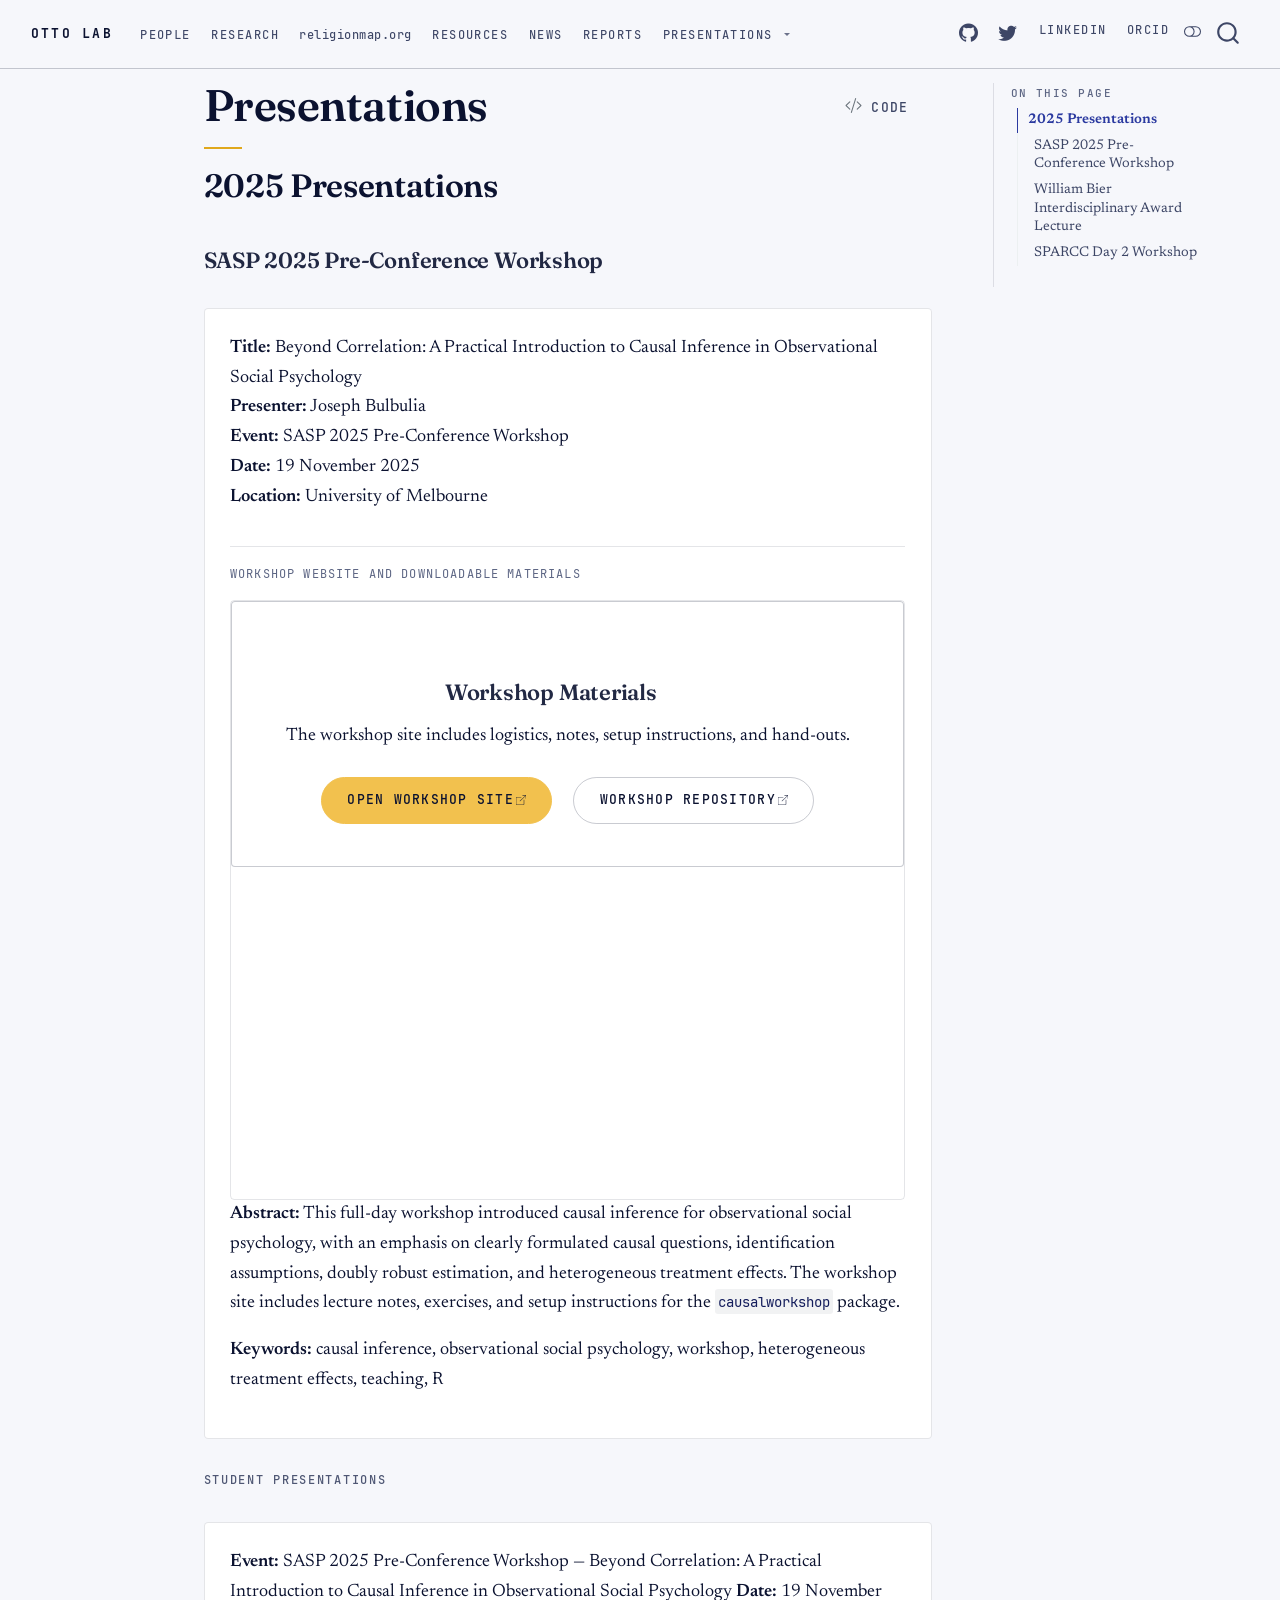
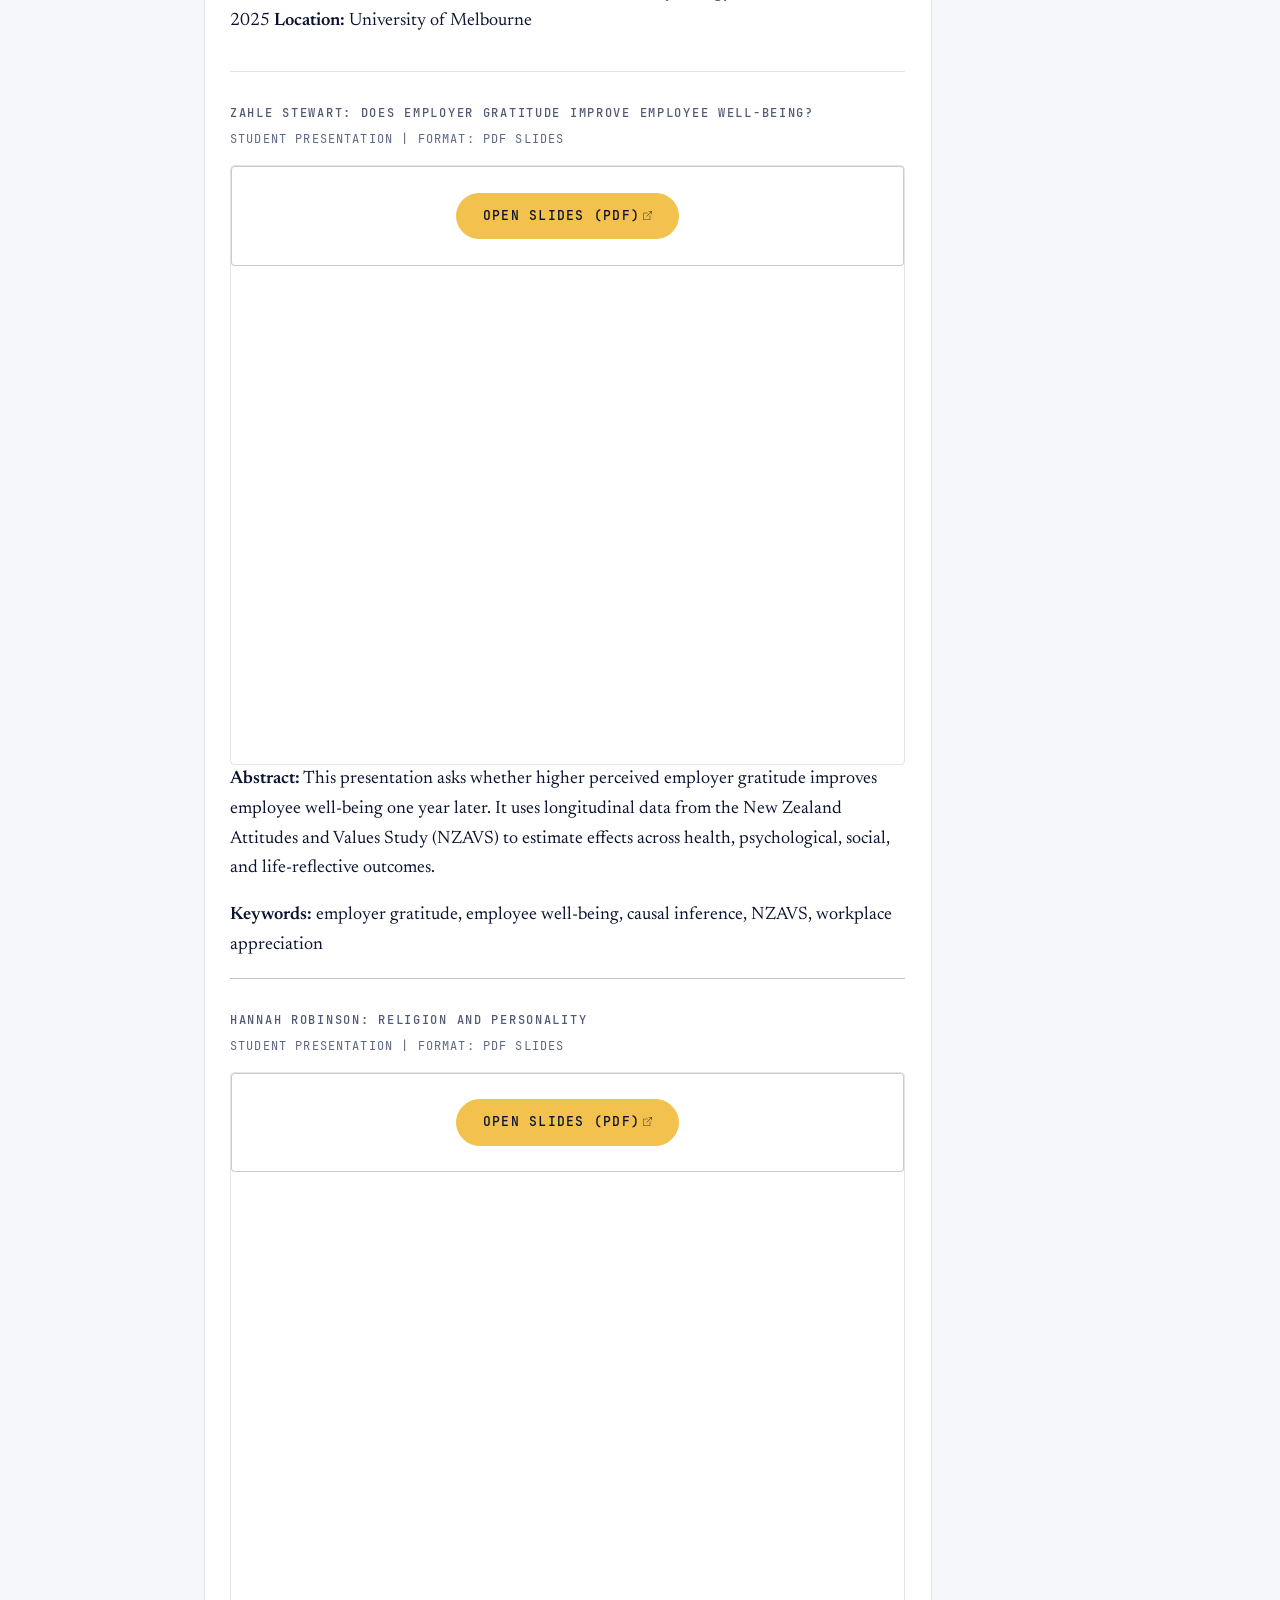
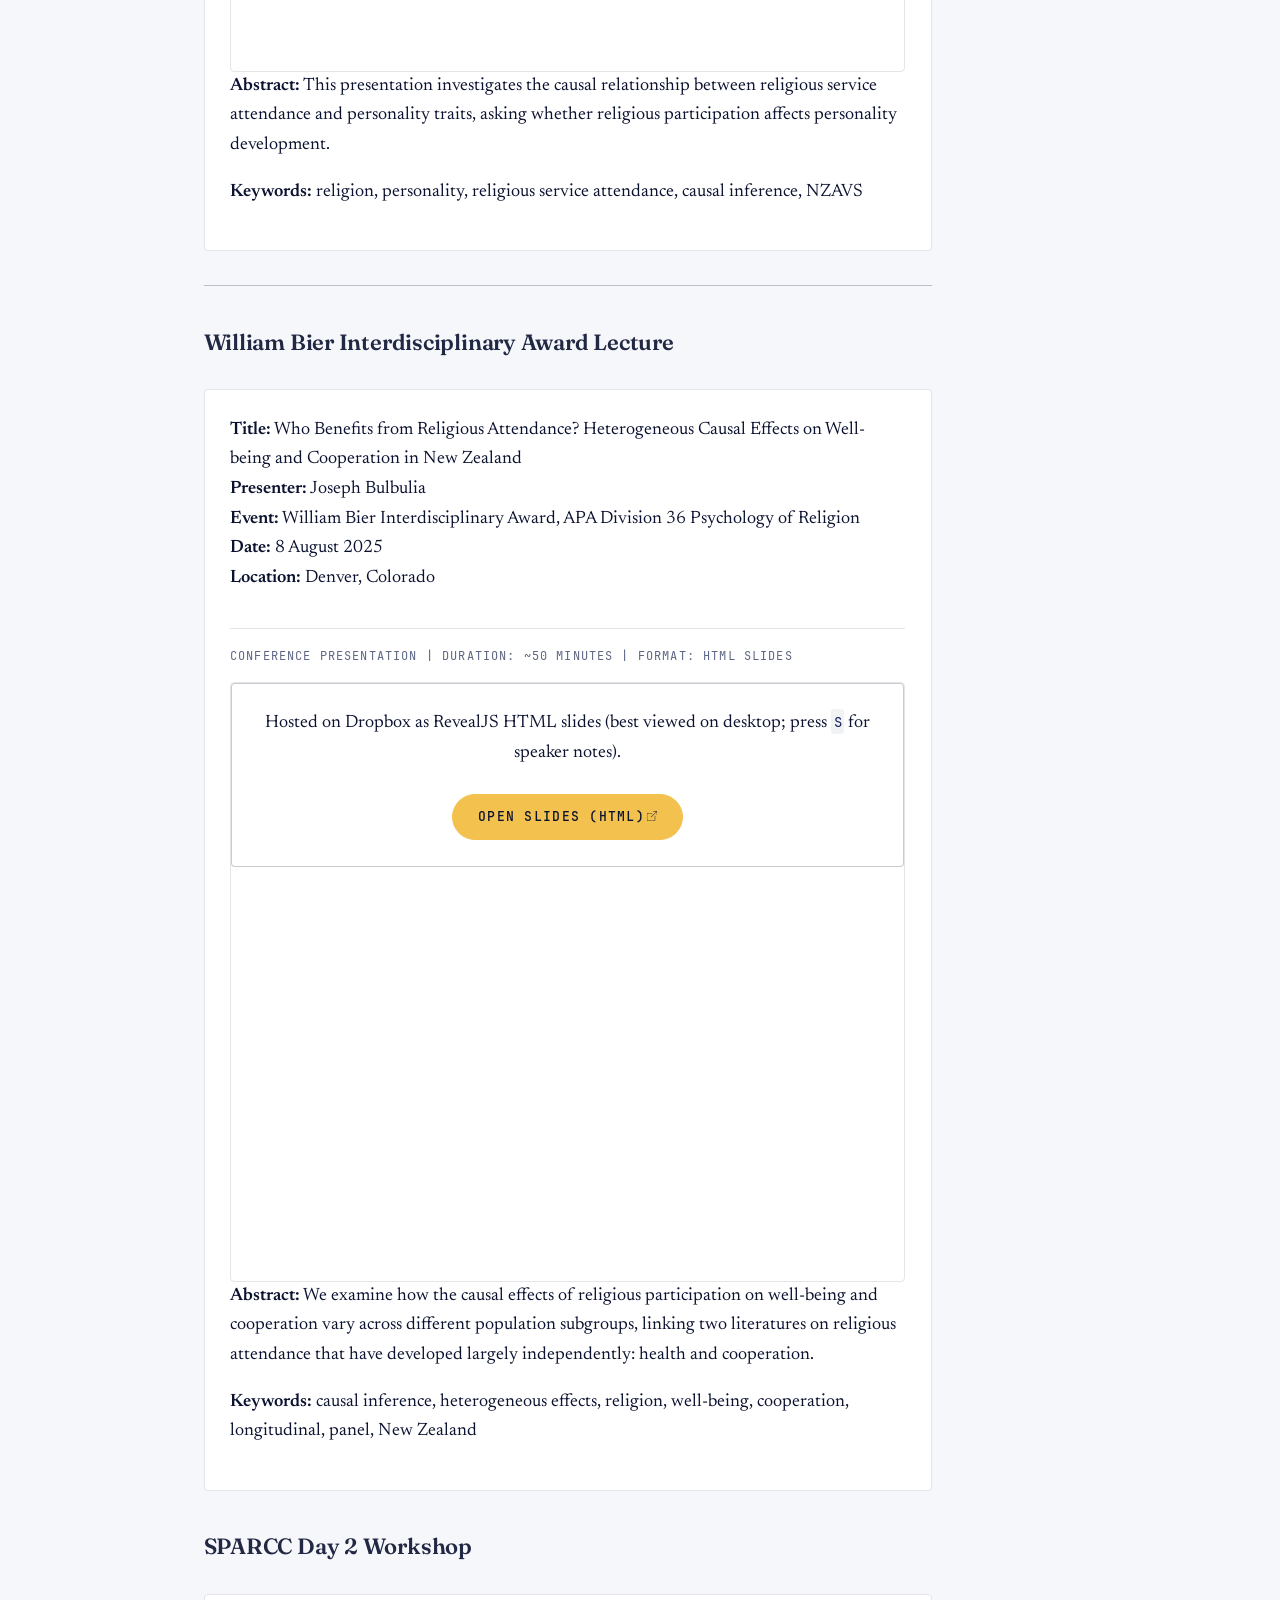
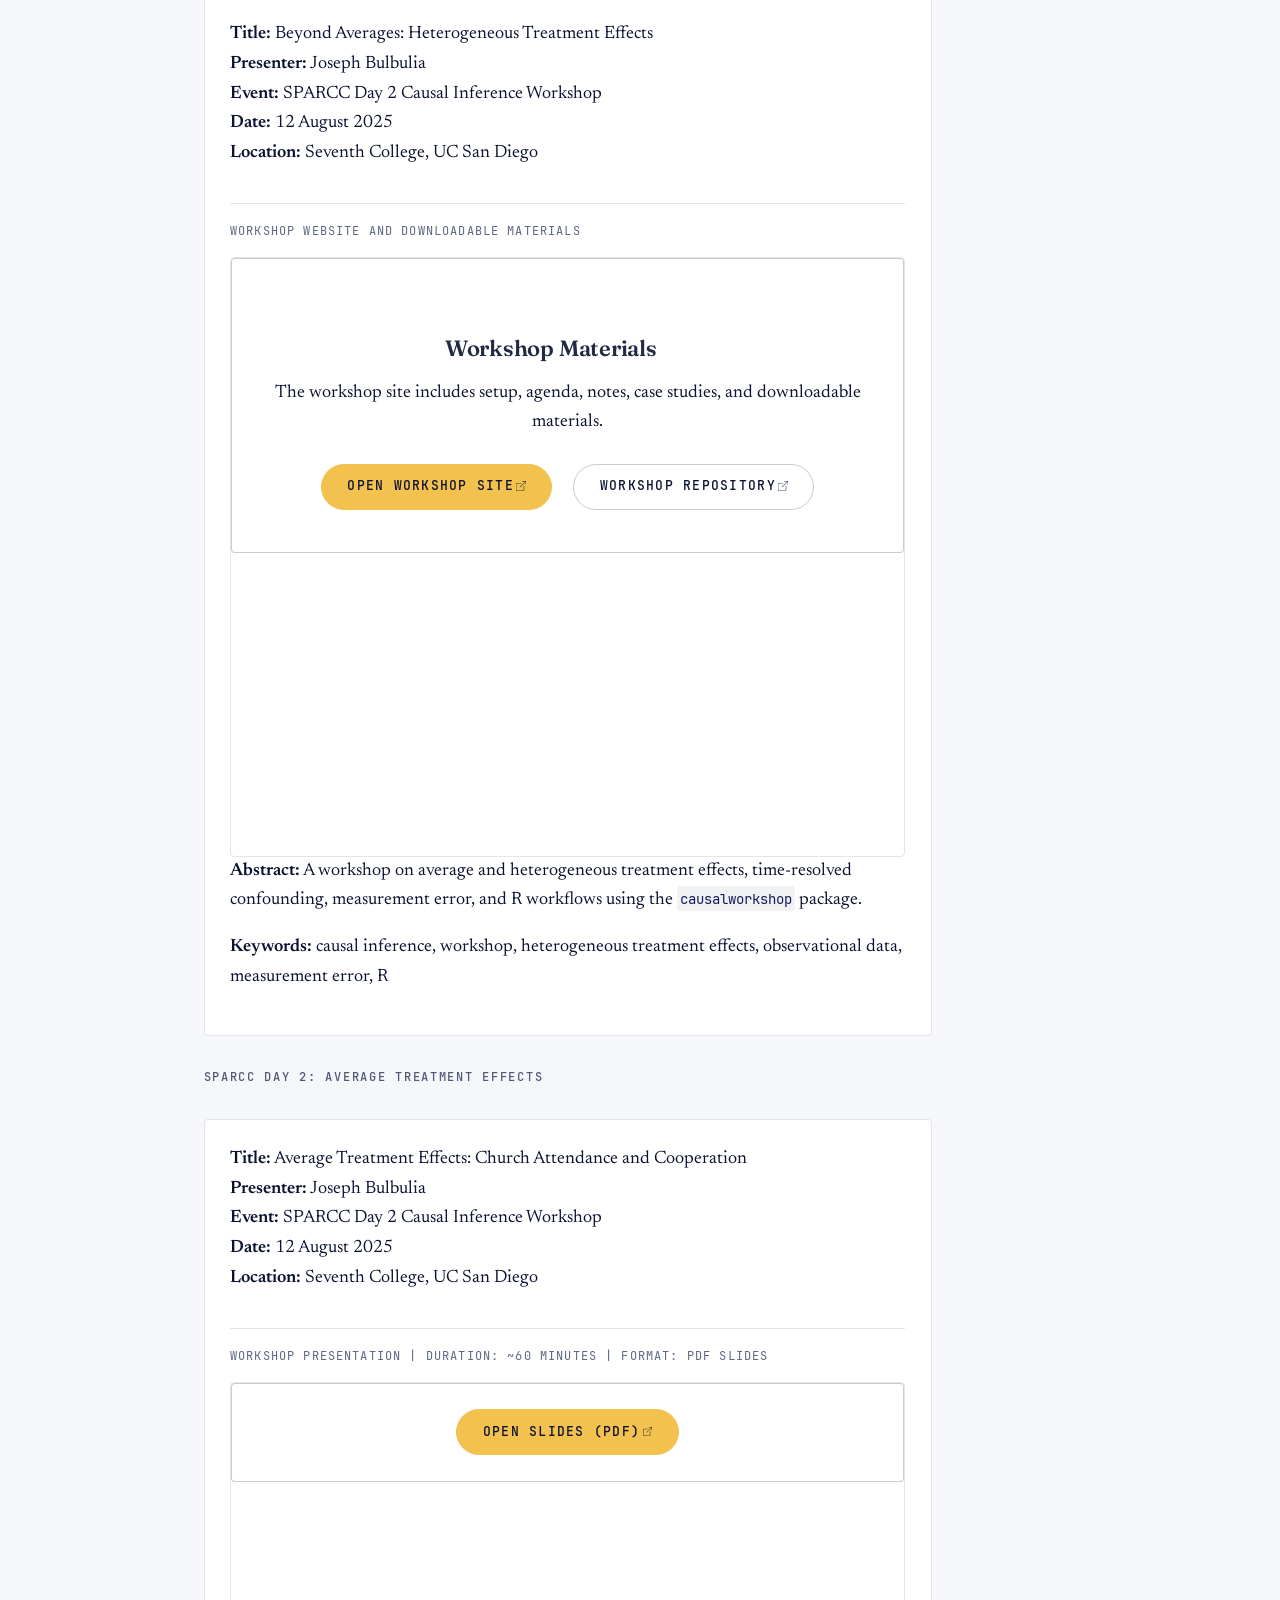
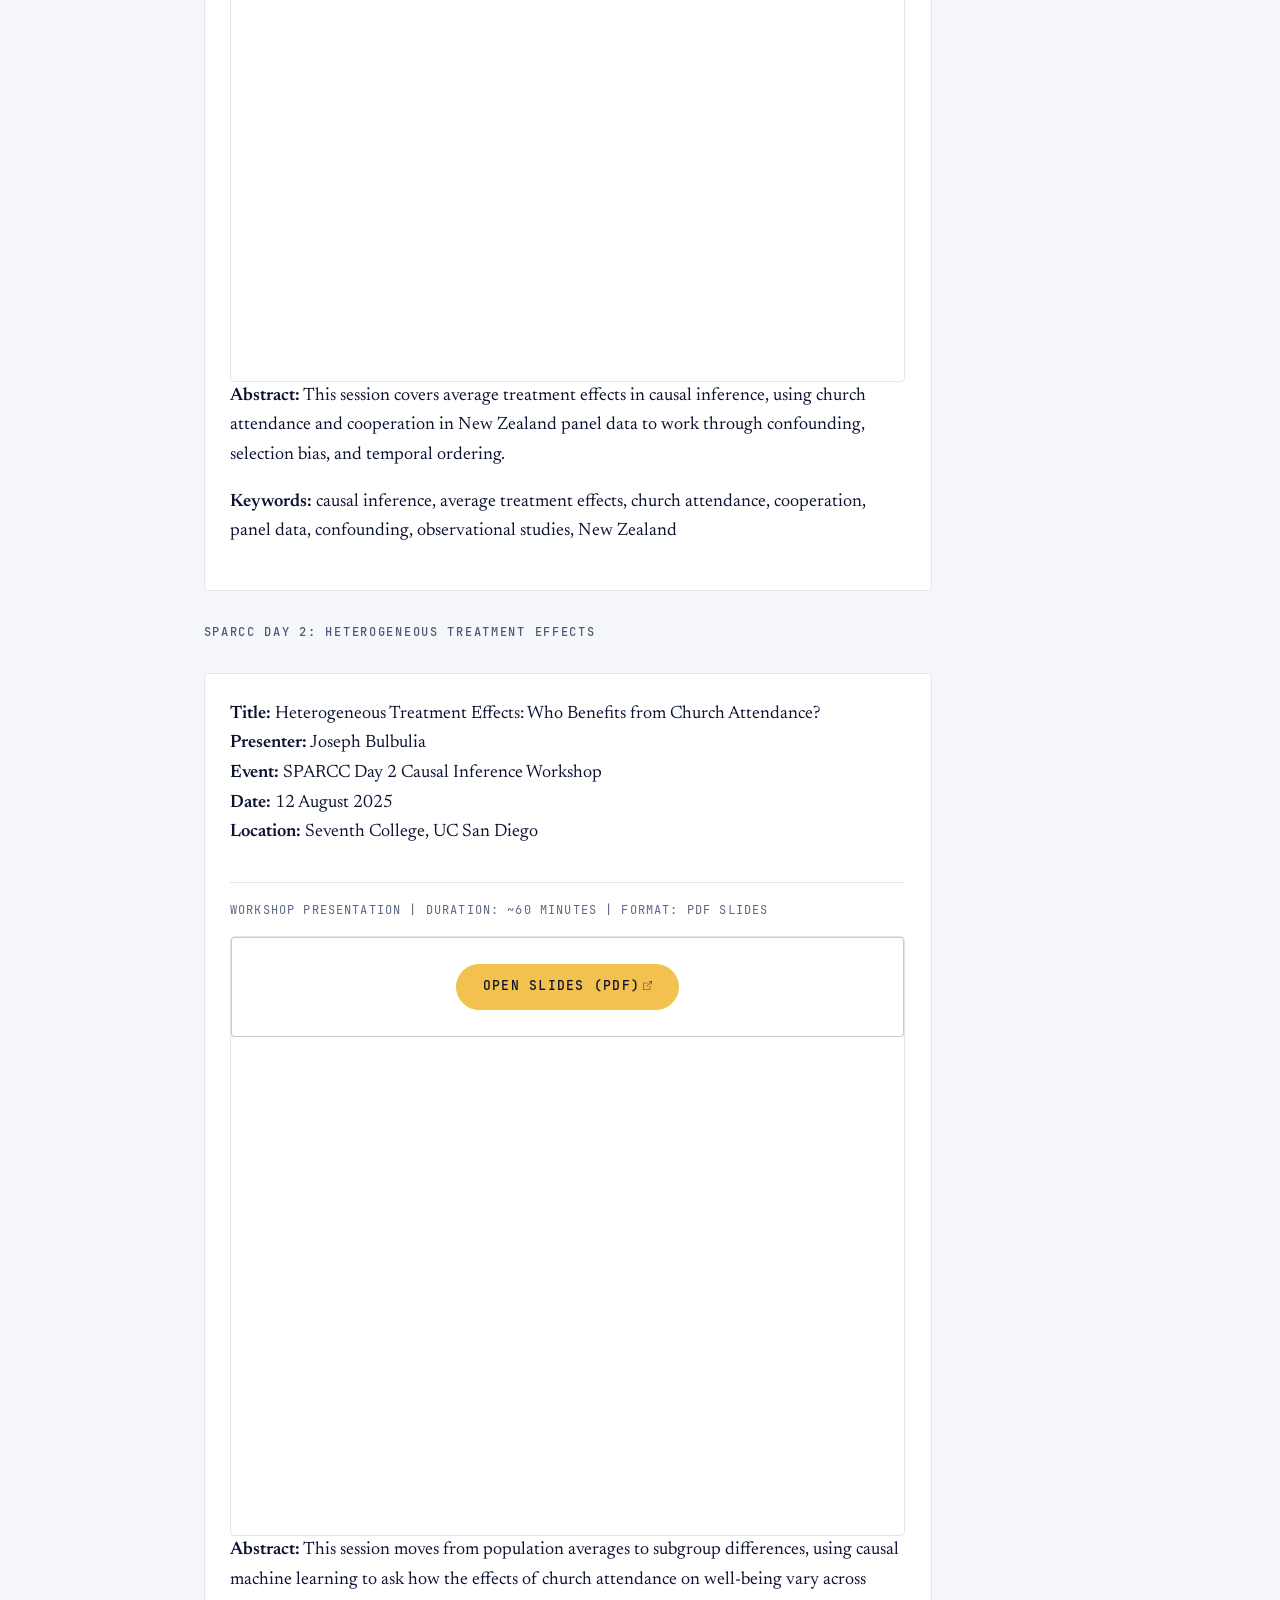
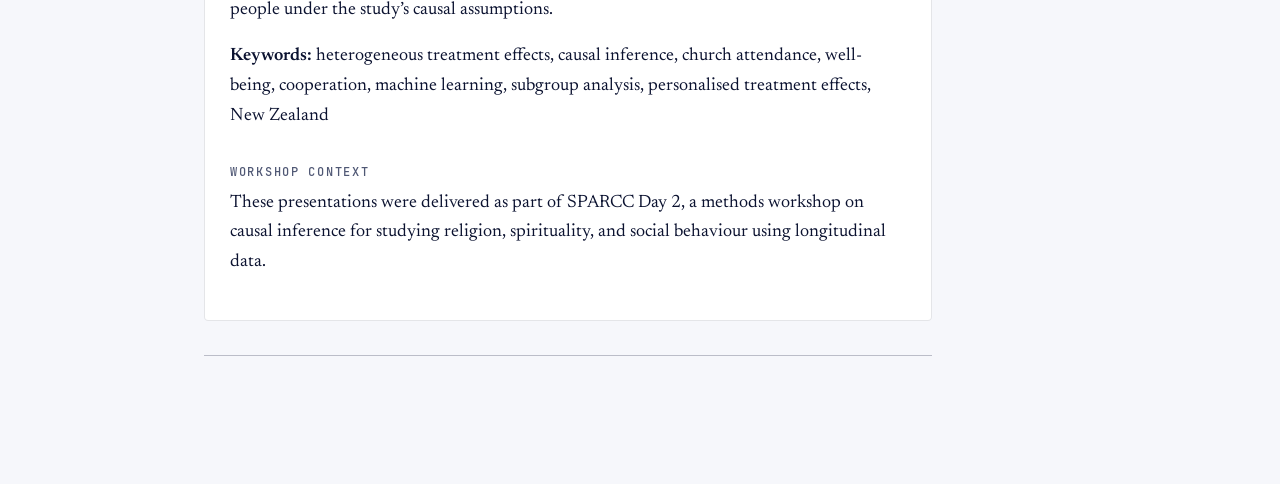
<file: docs/presentations.html>
<!DOCTYPE html>
<html xmlns="http://www.w3.org/1999/xhtml" lang="en" xml:lang="en"><head>

<meta charset="utf-8">
<meta name="generator" content="quarto-1.11.9">

<meta name="viewport" content="width=device-width, initial-scale=1.0, user-scalable=yes">


<title>Presentations – OTTO Lab</title>
<style>
/* Default styles provided by pandoc.
** See https://pandoc.org/MANUAL.html#variables-for-html for config info.
*/
span.smallcaps{font-variant: small-caps;}
div.columns{display: flex; gap: 1.5em;}
div.column{flex: auto;}
@media screen {
div.columns{gap: min(4vw, 1.5em);}
div.column{overflow-x: auto;}
}
div.hanging-indent{margin-left: 1.5em; text-indent: -1.5em;}
ul.task-list{list-style: none;}
ul.task-list li input[type="checkbox"] {
  width: 0.8em;
  margin: 0 0.8em 0.2em -1em; /* quarto-specific, see https://github.com/quarto-dev/quarto-cli/issues/4556 */ 
  vertical-align: middle;
}
/* CSS for syntax highlighting */
html { -webkit-text-size-adjust: 100%; }
pre > code.sourceCode { white-space: pre; position: relative; }
pre > code.sourceCode > span { display: inline-block; line-height: 1.25; }
pre > code.sourceCode > span:empty { height: 1.2em; }
.sourceCode { overflow: visible; }
code.sourceCode > span { color: inherit; text-decoration: inherit; }
div.sourceCode { margin: 1em 0; }
pre.sourceCode { margin: 0; }
@media screen {
div.sourceCode { overflow: auto; }
}
@media print {
pre > code.sourceCode { white-space: pre-wrap; }
pre > code.sourceCode > span { text-indent: -5em; padding-left: 5em; }
}
pre.numberSource code
  { counter-reset: source-line 0; }
pre.numberSource code > span
  { position: relative; left: -4em; counter-increment: source-line; }
pre.numberSource code > span > a:first-child::before
  { content: counter(source-line);
    position: relative; left: -1em; text-align: right; vertical-align: baseline;
    border: none; display: inline-block;
    -webkit-touch-callout: none; -webkit-user-select: none;
    -khtml-user-select: none; -moz-user-select: none;
    -ms-user-select: none; user-select: none;
    padding: 0 4px; width: 4em;
  }
pre.numberSource { margin-left: 3em;  padding-left: 4px; }
div.sourceCode
  {   }
@media screen {
pre > code.sourceCode > span > a:first-child::before { text-decoration: underline; }
}
</style>


<script src="site_libs/quarto-nav/quarto-nav.js"></script>
<script src="site_libs/quarto-nav/headroom.min.js"></script>
<script src="site_libs/clipboard/clipboard.min.js"></script>
<script src="site_libs/quarto-search/autocomplete.umd.js"></script>
<script src="site_libs/quarto-search/fuse.min.js"></script>
<script src="site_libs/quarto-search/quarto-search.js"></script>
<meta name="quarto:offset" content="./">
<script src="site_libs/quarto-html/quarto.js" type="module"></script>
<script src="site_libs/quarto-html/tabsets/tabsets.js" type="module"></script>
<script src="site_libs/quarto-html/scrollable-regions/scrollable-regions.js" type="module"></script>
<script src="site_libs/quarto-html/popper.min.js"></script>
<script src="site_libs/quarto-html/tippy.umd.min.js"></script>
<script src="site_libs/quarto-html/anchor.min.js"></script>
<link href="site_libs/quarto-html/tippy.css" rel="stylesheet">
<link href="site_libs/quarto-html/quarto-syntax-highlighting-7b1528b1cba7e9f63f59baa7408a6f56.css" rel="stylesheet" class="quarto-color-scheme" id="quarto-text-highlighting-styles">
<link href="site_libs/quarto-html/quarto-syntax-highlighting-dark-c8cca58254341e41c468761f0045acd0.css" rel="stylesheet" class="quarto-color-scheme quarto-color-alternate" id="quarto-text-highlighting-styles">
<script src="site_libs/bootstrap/bootstrap.min.js"></script>
<link href="site_libs/bootstrap/bootstrap-icons.css" rel="stylesheet">
<link href="site_libs/bootstrap/bootstrap-6d7671dc5a83e9783830cbeec8fb2904.min.css" rel="stylesheet" append-hash="true" class="quarto-color-scheme" id="quarto-bootstrap" data-mode="light">
<link href="site_libs/bootstrap/bootstrap-dark-7ee6e58e6e3f9a698a1252d912e4d36e.min.css" rel="stylesheet" append-hash="true" class="quarto-color-scheme quarto-color-alternate" id="quarto-bootstrap" data-mode="dark">
<script id="quarto-search-options" type="application/json">{
  "location": "navbar",
  "copy-button": false,
  "collapse-after": 3,
  "panel-placement": "end",
  "type": "overlay",
  "limit": 50,
  "keyboard-shortcut": [
    "f",
    "/",
    "s"
  ],
  "show-item-context": false,
  "language": {
    "search-no-results-text": "No results",
    "search-matching-documents-text": "matching documents",
    "search-copy-link-title": "Copy link to search",
    "search-hide-matches-text": "Hide additional matches",
    "search-more-match-text": "more match in this document",
    "search-more-matches-text": "more matches in this document",
    "search-clear-button-title": "Clear",
    "search-text-placeholder": "",
    "search-detached-cancel-button-title": "Cancel",
    "search-submit-button-title": "Submit",
    "search-label": "Search"
  }
}</script>
<style>html{ scroll-behavior: smooth; }</style>


<link rel="stylesheet" href="styles.css">
<meta property="og:title" content="Presentations – OTTO Lab">
<meta property="og:site_name" content="OTTO Lab">
<meta property="og:locale" content="en_US">
<meta name="twitter:title" content="Presentations – OTTO Lab">
<meta name="twitter:creator" content="@prof_joe_">
<meta name="twitter:site" content="@prof_joe_">
<meta name="twitter:card" content="summary_large_image">
</head>

<body class="nav-fixed quarto-dark"><a id="quarto-skip-link" class="visually-hidden-focusable" href="#quarto-document-content">Skip to main content</a><script id="quarto-html-before-body" type="application/javascript">
    const toggleBodyColorMode = (bsSheetEl) => {
      const mode = bsSheetEl.getAttribute("data-mode");
      const bodyEl = window.document.querySelector("body");
      if (mode === "dark") {
        bodyEl.classList.add("quarto-dark");
        bodyEl.classList.remove("quarto-light");
      } else {
        bodyEl.classList.add("quarto-light");
        bodyEl.classList.remove("quarto-dark");
      }
    }
    const toggleBodyColorPrimary = () => {
      const bsSheetEl = window.document.querySelector("link#quarto-bootstrap:not([rel=disabled-stylesheet])");
      if (bsSheetEl) {
        toggleBodyColorMode(bsSheetEl);
      }
    }
    const setColorSchemeToggle = (alternate) => {
      const toggles = window.document.querySelectorAll('.quarto-color-scheme-toggle');
      for (let i=0; i < toggles.length; i++) {
        const toggle = toggles[i];
        if (toggle) {
          toggle.setAttribute("aria-checked", alternate ? "true" : "false");
          if (alternate) {
            toggle.classList.add("alternate");
          } else {
            toggle.classList.remove("alternate");
          }
        }
      }
    };
    const toggleColorMode = (alternate) => {
      // Switch the stylesheets
      const primaryStylesheets = window.document.querySelectorAll('link.quarto-color-scheme:not(.quarto-color-alternate)');
      const alternateStylesheets = window.document.querySelectorAll('link.quarto-color-scheme.quarto-color-alternate');
      manageTransitions('#quarto-margin-sidebar .nav-link', false);
      if (alternate) {
        // note: dark is layered on light, we don't disable primary!
        enableStylesheet(alternateStylesheets);
        for (const sheetNode of alternateStylesheets) {
          if (sheetNode.id === "quarto-bootstrap") {
            toggleBodyColorMode(sheetNode);
          }
        }
      } else {
        disableStylesheet(alternateStylesheets);
        enableStylesheet(primaryStylesheets)
        toggleBodyColorPrimary();
      }
      manageTransitions('#quarto-margin-sidebar .nav-link', true);
      // Switch the toggles
      setColorSchemeToggle(alternate)
    }
    // Hack to workaround the fact that safari doesn't
    // properly recolor the scrollbar when toggling (#1455).
    // Not run on load: stylesheets are set before first paint there, and
    // scrolling would undo the scroll to a URL fragment (#14973).
    // The one pixel nudge keeps the reader where they were.
    const refreshSafariScrollbar = () => {
      if (navigator.userAgent.indexOf('Safari') > 0 && navigator.userAgent.indexOf('Chrome') == -1) {
        manageTransitions("body", false);
        const scrollY = window.scrollY;
        window.scrollTo(0, scrollY > 0 ? scrollY - 1 : 1);
        setTimeout(() => {
          window.scrollTo(0, scrollY);
          manageTransitions("body", true);
        }, 40);
      }
    }
    const disableStylesheet = (stylesheets) => {
      for (let i=0; i < stylesheets.length; i++) {
        const stylesheet = stylesheets[i];
        stylesheet.rel = 'disabled-stylesheet';
      }
    }
    const enableStylesheet = (stylesheets) => {
      for (let i=0; i < stylesheets.length; i++) {
        const stylesheet = stylesheets[i];
        if(stylesheet.rel !== 'stylesheet') { // for Chrome, which will still FOUC without this check
          stylesheet.rel = 'stylesheet';
        }
      }
    }
    const manageTransitions = (selector, allowTransitions) => {
      const els = window.document.querySelectorAll(selector);
      for (let i=0; i < els.length; i++) {
        const el = els[i];
        if (allowTransitions) {
          el.classList.remove('notransition');
        } else {
          el.classList.add('notransition');
        }
      }
    }
    const isFileUrl = () => {
      return window.location.protocol === 'file:';
    }
    const hasAlternateSentinel = () => {
      let styleSentinel = getColorSchemeSentinel();
      if (styleSentinel !== null) {
        return styleSentinel === "alternate";
      } else {
        return false;
      }
    }
    const setStyleSentinel = (alternate) => {
      const value = alternate ? "alternate" : "default";
      if (!isFileUrl()) {
        window.localStorage.setItem("quarto-color-scheme", value);
      } else {
        localAlternateSentinel = value;
      }
    }
    const getColorSchemeSentinel = () => {
      if (!isFileUrl()) {
        const storageValue = window.localStorage.getItem("quarto-color-scheme");
        return storageValue != null ? storageValue : localAlternateSentinel;
      } else {
        return localAlternateSentinel;
      }
    }
    const toggleGiscusIfUsed = (isAlternate, darkModeDefault) => {
      const baseTheme = document.querySelector('#giscus-base-theme')?.value ?? 'light';
      const alternateTheme = document.querySelector('#giscus-alt-theme')?.value ?? 'dark';
      let newTheme = '';
      if(authorPrefersDark) {
        newTheme = isAlternate ? baseTheme : alternateTheme;
      } else {
        newTheme = isAlternate ? alternateTheme : baseTheme;
      }
      const changeGiscusTheme = () => {
        // From: https://github.com/giscus/giscus/issues/336
        const sendMessage = (message) => {
          const iframe = document.querySelector('iframe.giscus-frame');
          if (!iframe) return;
          iframe.contentWindow.postMessage({ giscus: message }, 'https://giscus.app');
        }
        sendMessage({
          setConfig: {
            theme: newTheme
          }
        });
      }
      const isGiscussLoaded = window.document.querySelector('iframe.giscus-frame') !== null;
      if (isGiscussLoaded) {
        changeGiscusTheme();
      }
    };
    const authorPrefersDark = true;
    const queryPrefersDark = window.matchMedia('(prefers-color-scheme: dark)');
    const darkModeDefault = queryPrefersDark.matches;
    let localAlternateSentinel = darkModeDefault ? 'alternate' : 'default';
    // Dark / light mode switch
    window.quartoToggleColorScheme = () => {
      // Read the current dark / light value
      let toAlternate = !hasAlternateSentinel();
      toggleColorMode(toAlternate);
      refreshSafariScrollbar();
      setStyleSentinel(toAlternate);
      toggleGiscusIfUsed(toAlternate, darkModeDefault);
      window.dispatchEvent(new Event('resize'));
    };
    queryPrefersDark.addEventListener("change", e => {
      if(window.localStorage.getItem("quarto-color-scheme") !== null)
        return;
      const alternate = e.matches
      toggleColorMode(alternate);
      refreshSafariScrollbar();
      localAlternateSentinel = e.matches ? 'alternate' : 'default'; // this is used alongside local storage!
      toggleGiscusIfUsed(alternate, darkModeDefault);
    });
    // Switch to dark mode if need be
    if (hasAlternateSentinel()) {
      toggleColorMode(true);
    } else {
      toggleColorMode(false);
    }
  </script>

<div id="quarto-search-results"></div>
  <header id="quarto-header" class="headroom fixed-top">
    <nav class="navbar navbar-expand-xl " data-bs-theme="dark" aria-label="Site">
      <div class="navbar-container container-fluid">
      <div class="navbar-brand-container mx-auto">
    <a class="navbar-brand" href="./index.html">
    <span class="navbar-title">OTTO Lab</span>
    </a>
  </div>
          <button class="navbar-toggler" type="button" data-bs-toggle="collapse" data-bs-target="#navbarCollapse" aria-controls="navbarCollapse" aria-expanded="false" aria-label="Toggle navigation" onclick="if (window.quartoToggleHeadroom) { window.quartoToggleHeadroom(); }">
  <span class="navbar-toggler-icon"></span>
</button>
          <div class="collapse navbar-collapse" id="navbarCollapse">
            <ul class="navbar-nav navbar-nav-scroll me-auto">
  <li class="nav-item">
    <a class="nav-link" href="./team.html"> 
<span class="menu-text">People</span></a>
  </li>  
  <li class="nav-item">
    <a class="nav-link" href="./research.html"> 
<span class="menu-text">Research</span></a>
  </li>  
  <li class="nav-item">
    <a class="nav-link" href="https://religionmap.org/"> 
<span class="menu-text">religionmap.org</span></a>
  </li>  
  <li class="nav-item">
    <a class="nav-link" href="./resources.html"> 
<span class="menu-text">Resources</span></a>
  </li>  
  <li class="nav-item">
    <a class="nav-link" href="./news.html"> 
<span class="menu-text">News</span></a>
  </li>  
  <li class="nav-item">
    <a class="nav-link" href="./reports.html"> 
<span class="menu-text">Reports</span></a>
  </li>  
  <li class="nav-item dropdown ">
    <a class="nav-link dropdown-toggle" href="#" id="nav-menu-presentations" role="link" data-bs-toggle="dropdown" aria-expanded="false">
 <span class="menu-text">Presentations</span>
    </a>
    <ul class="dropdown-menu" aria-labelledby="nav-menu-presentations">    
        <li>
    <a class="dropdown-item" href="./presentations.html">
 <span class="dropdown-text">All Presentations</span></a>
  </li>  
        <li><hr class="dropdown-divider"></li>
        <li class="dropdown-header">2025</li>
        <li>
    <a class="dropdown-item" href="./presentations.html#sasp-2025">
 <span class="dropdown-text">SASP: Student Presentations</span></a>
  </li>  
        <li>
    <a class="dropdown-item" href="./presentations.html#apa-bier-2025">
 <span class="dropdown-text">Bier Award Lecture</span></a>
  </li>  
    </ul>
  </li>
</ul>
            <ul class="navbar-nav navbar-nav-scroll ms-auto">
  <li class="nav-item compact">
    <a class="nav-link" href="https://github.com/go-bayes"> <i class="bi bi-github" role="img" aria-label="GitHub">
</i> 
<span class="menu-text"></span></a>
  </li>  
  <li class="nav-item compact">
    <a class="nav-link" href="https://x.com/prof_joe_"> <i class="bi bi-twitter" role="img" aria-label="X (Twitter)">
</i> 
<span class="menu-text"></span></a>
  </li>  
  <li class="nav-item">
    <a class="nav-link" href="https://linkedin.com/in/joseph-bulbulia-1ba5a514"> 
<span class="menu-text">LinkedIn</span></a>
  </li>  
  <li class="nav-item">
    <a class="nav-link" href="https://orcid.org/0000-0002-5861-2056"> 
<span class="menu-text">ORCID</span></a>
  </li>  
</ul>
          </div> <!-- /navcollapse -->
            <div class="quarto-navbar-tools">
  <button type="button" role="switch" aria-checked="false" class="quarto-color-scheme-toggle quarto-navigation-tool  px-1" onclick="window.quartoToggleColorScheme(); return false;" title="Toggle dark mode" aria-label="Toggle dark mode"><i class="bi"></i></button>
</div>
            <div id="quarto-search" class="" title="Search"></div>
      </div> <!-- /container-fluid -->
    </nav>
</header>
<!-- content -->
<div id="quarto-content" class="quarto-container page-columns page-rows-contents page-layout-article page-navbar">
<!-- sidebar -->
<!-- margin-sidebar -->
    <div id="quarto-margin-sidebar" class="sidebar margin-sidebar">
        <nav id="TOC" role="doc-toc" aria-labelledby="toc-title" class="toc-active">
    <h2 id="toc-title">On this page</h2>
   
  <ul>
  <li><a href="#presentations" id="toc-presentations" class="nav-link active" data-scroll-target="#presentations">2025 Presentations</a>
  <ul class="collapse">
  <li><a href="#sasp-workshop-2025" id="toc-sasp-workshop-2025" class="nav-link" data-scroll-target="#sasp-workshop-2025">SASP 2025 Pre-Conference Workshop</a></li>
  <li><a href="#apa-bier-2025" id="toc-apa-bier-2025" class="nav-link" data-scroll-target="#apa-bier-2025">William Bier Interdisciplinary Award Lecture</a></li>
  <li><a href="#sparcc-day-2-2025" id="toc-sparcc-day-2-2025" class="nav-link" data-scroll-target="#sparcc-day-2-2025">SPARCC Day 2 Workshop</a></li>
  </ul></li>
  </ul>
</nav>
    </div>
<!-- main -->
<main class="content" id="quarto-document-content" tabindex="-1">


<header id="title-block-header" class="quarto-title-block default">
<div class="quarto-title">
<div class="quarto-title-block"><div><h1 class="title">Presentations</h1><button type="button" class="btn code-tools-button" id="quarto-code-tools-source"><i class="bi"></i> Code</button></div></div>
</div>



<div class="quarto-title-meta">

    
  
    
  </div>
  


</header>


<section id="presentations" class="level2">
<h2 class="anchored" data-anchor-id="presentations">2025 Presentations</h2>
<section id="sasp-workshop-2025" class="level3">
<h3 class="anchored" data-anchor-id="sasp-workshop-2025">SASP 2025 Pre-Conference Workshop</h3>
<div class="presentation-container">
<div class="presentation-header">
<p><strong>Title:</strong> Beyond Correlation: A Practical Introduction to Causal Inference in Observational Social Psychology<br>
<strong>Presenter:</strong> Joseph Bulbulia<br>
<strong>Event:</strong> SASP 2025 Pre-Conference Workshop<br>
<strong>Date:</strong> 19 November 2025<br>
<strong>Location:</strong> University of Melbourne</p>
</div>
<div class="presentation-meta">
<p>Workshop website and downloadable materials</p>
</div>
<div class="presentation-embed">
<div style="text-align: center; padding: 2rem; background: var(--bg-white); border: 1px solid var(--border); border-radius: 4px;">
    <h3 class="anchored">Workshop Materials</h3>
    <p>The workshop site includes logistics, notes, setup instructions, and hand-outs.</p>
    <a href="https://go-bayes.github.io/2025-workshop-ci-sasp/" class="btn btn-primary" target="_blank" style="display: inline-block; padding: 0.75rem 1.5rem; background: #0066cc; color: white; text-decoration: none; border-radius: 4px; margin: 0.5rem;">
        Open Workshop Site
    </a>
    <a href="https://github.com/go-bayes/2025-workshop-ci-sasp" class="btn btn-primary" target="_blank" style="display: inline-block; padding: 0.75rem 1.5rem; background: #4c4f69; color: white; text-decoration: none; border-radius: 4px; margin: 0.5rem;">
        Workshop Repository
    </a>
</div>
</div>
<p><strong>Abstract:</strong> This full-day workshop introduced causal inference for observational social psychology, with an emphasis on clearly formulated causal questions, identification assumptions, doubly robust estimation, and heterogeneous treatment effects. The workshop site includes lecture notes, exercises, and setup instructions for the <code>causalworkshop</code> package.</p>
<p><strong>Keywords:</strong> causal inference, observational social psychology, workshop, heterogeneous treatment effects, teaching, R</p>
</div>
<section id="sasp-2025" class="level4">
<h4 class="anchored" data-anchor-id="sasp-2025">Student Presentations</h4>
<div class="presentation-container">
<div class="presentation-header">
<p><strong>Event:</strong> SASP 2025 Pre-Conference Workshop — Beyond Correlation: A Practical Introduction to Causal Inference in Observational Social Psychology <strong>Date:</strong> 19 November 2025 <strong>Location:</strong> University of Melbourne</p>
</div>
<section id="zahle-stewart-does-employer-gratitude-improve-employee-well-being" class="level4">
<h4 class="anchored" data-anchor-id="zahle-stewart-does-employer-gratitude-improve-employee-well-being">Zahle Stewart: Does Employer Gratitude Improve Employee Well-being?</h4>
<div class="presentation-meta">
<p>Student Presentation | Format: PDF Slides</p>
</div>
<div class="presentation-embed">
<div style="text-align: center; padding: 1.5rem; background: var(--bg-white); border: 1px solid var(--border); border-radius: 4px;">
    <a href="https://www.dropbox.com/scl/fi/humnzsgo5blg7rrtvz3dt/Employer-Gratitude-and-Employee-Well-being.pdf?rlkey=oc4esqaip1loeaf7zt6eodx7n&amp;dl=0" class="btn btn-primary" target="_blank" style="display: inline-block; padding: 0.75rem 1.5rem; background: #0066cc; color: white; text-decoration: none; border-radius: 4px;">
        Open Slides (PDF)
    </a>
</div>
</div>
<p><strong>Abstract:</strong> This presentation asks whether higher perceived employer gratitude improves employee well-being one year later. It uses longitudinal data from the New Zealand Attitudes and Values Study (NZAVS) to estimate effects across health, psychological, social, and life-reflective outcomes.</p>
<p><strong>Keywords:</strong> employer gratitude, employee well-being, causal inference, NZAVS, workplace appreciation</p>
<hr>
</section>
<section id="hannah-robinson-religion-and-personality" class="level4">
<h4 class="anchored" data-anchor-id="hannah-robinson-religion-and-personality">Hannah Robinson: Religion and Personality</h4>
<div class="presentation-meta">
<p>Student Presentation | Format: PDF Slides</p>
</div>
<div class="presentation-embed">
<div style="text-align: center; padding: 1.5rem; background: var(--bg-white); border: 1px solid var(--border); border-radius: 4px;">
    <a href="https://www.dropbox.com/scl/fi/awse06fy0gh3vw208qo2b/Melbourne-Presentation-Religion-and-Personality-Hannah-Robinson.pdf?rlkey=no9p11rxzr79f049zeqwo8p1l&amp;dl=0" class="btn btn-primary" target="_blank" style="display: inline-block; padding: 0.75rem 1.5rem; background: #0066cc; color: white; text-decoration: none; border-radius: 4px;">
        Open Slides (PDF)
    </a>
</div>
</div>
<p><strong>Abstract:</strong> This presentation investigates the causal relationship between religious service attendance and personality traits, asking whether religious participation affects personality development.</p>
<p><strong>Keywords:</strong> religion, personality, religious service attendance, causal inference, NZAVS</p>
</section>
</div>
<hr>
</section>
</section>
<section id="apa-bier-2025" class="level3">
<h3 class="anchored" data-anchor-id="apa-bier-2025">William Bier Interdisciplinary Award Lecture</h3>
<div class="presentation-container">
<div class="presentation-header">
<p><strong>Title:</strong> Who Benefits from Religious Attendance? Heterogeneous Causal Effects on Well-being and Cooperation in New Zealand<br>
<strong>Presenter:</strong> Joseph Bulbulia<br>
<strong>Event:</strong> William Bier Interdisciplinary Award, APA Division 36 Psychology of Religion<br>
<strong>Date:</strong> 8 August 2025<br>
<strong>Location:</strong> Denver, Colorado</p>
</div>
<div class="presentation-meta">
<p>Conference Presentation | Duration: ~50 minutes | Format: HTML Slides</p>
</div>
<div class="presentation-embed">
<div style="text-align: center; padding: 1.5rem; background: var(--bg-white); border: 1px solid var(--border); border-radius: 4px;">
    <p>Hosted on Dropbox as RevealJS HTML slides (best viewed on desktop; press <code>S</code> for speaker notes).</p>
    <a href="https://www.dropbox.com/scl/fi/ggs8mcnhdrzt67wlcoy99/index.html?rlkey=wuf0j6vp1jvzv0nodgvxx4m62&amp;dl=0" class="btn btn-primary" target="_blank" style="display: inline-block; padding: 0.75rem 1.5rem; background: #0066cc; color: white; text-decoration: none; border-radius: 4px; margin-top: 0.5rem;">
        Open Slides (HTML)
    </a>
</div>
</div>
<p><strong>Abstract:</strong> We examine how the causal effects of religious participation on well-being and cooperation vary across different population subgroups, linking two literatures on religious attendance that have developed largely independently: health and cooperation.</p>
<p><strong>Keywords:</strong> causal inference, heterogeneous effects, religion, well-being, cooperation, longitudinal, panel, New Zealand</p>
</div>
</section>
<section id="sparcc-day-2-2025" class="level3">
<h3 class="anchored" data-anchor-id="sparcc-day-2-2025">SPARCC Day 2 Workshop</h3>
<div class="presentation-container">
<div class="presentation-header">
<p><strong>Title:</strong> Beyond Averages: Heterogeneous Treatment Effects<br>
<strong>Presenter:</strong> Joseph Bulbulia<br>
<strong>Event:</strong> SPARCC Day 2 Causal Inference Workshop<br>
<strong>Date:</strong> 12 August 2025<br>
<strong>Location:</strong> Seventh College, UC San Diego</p>
</div>
<div class="presentation-meta">
<p>Workshop website and downloadable materials</p>
</div>
<div class="presentation-embed">
<div style="text-align: center; padding: 2rem; background: var(--bg-white); border: 1px solid var(--border); border-radius: 4px;">
    <h3 class="anchored">Workshop Materials</h3>
    <p>The workshop site includes setup, agenda, notes, case studies, and downloadable materials.</p>
    <a href="https://go-bayes.github.io/sparcc-day-2/" class="btn btn-primary" target="_blank" style="display: inline-block; padding: 0.75rem 1.5rem; background: #0066cc; color: white; text-decoration: none; border-radius: 4px; margin: 0.5rem;">
        Open Workshop Site
    </a>
    <a href="https://github.com/go-bayes/sparcc-day-2" class="btn btn-primary" target="_blank" style="display: inline-block; padding: 0.75rem 1.5rem; background: #4c4f69; color: white; text-decoration: none; border-radius: 4px; margin: 0.5rem;">
        Workshop Repository
    </a>
</div>
</div>
<p><strong>Abstract:</strong> A workshop on average and heterogeneous treatment effects, time-resolved confounding, measurement error, and R workflows using the <code>causalworkshop</code> package.</p>
<p><strong>Keywords:</strong> causal inference, workshop, heterogeneous treatment effects, observational data, measurement error, R</p>
</div>
<section id="sparcc-day-2-ate-2025" class="level4">
<h4 class="anchored" data-anchor-id="sparcc-day-2-ate-2025">SPARCC Day 2: Average Treatment Effects</h4>
<div class="presentation-container">
<div class="presentation-header">
<p><strong>Title:</strong> Average Treatment Effects: Church Attendance and Cooperation<br>
<strong>Presenter:</strong> Joseph Bulbulia<br>
<strong>Event:</strong> SPARCC Day 2 Causal Inference Workshop<br>
<strong>Date:</strong> 12 August 2025<br>
<strong>Location:</strong> Seventh College, UC San Diego</p>
</div>
<div class="presentation-meta">
<p>Workshop Presentation | Duration: ~60 minutes | Format: PDF Slides</p>
</div>
<div class="presentation-embed">
<div style="text-align: center; padding: 1.5rem; background: var(--bg-white); border: 1px solid var(--border); border-radius: 4px;">
    <a href="https://www.dropbox.com/scl/fo/7r6651nqozmdo8f1smqj5/AM7_oWlk9p11BGEvypojG10?rlkey=7onptof2aak3pagnzx9m0sk3a&amp;dl=0" class="btn btn-primary" target="_blank" style="display: inline-block; padding: 0.75rem 1.5rem; background: #0066cc; color: white; text-decoration: none; border-radius: 4px;">
        Open Slides (PDF)
    </a>
</div>
</div>
<p><strong>Abstract:</strong> This session covers average treatment effects in causal inference, using church attendance and cooperation in New Zealand panel data to work through confounding, selection bias, and temporal ordering.</p>
<p><strong>Keywords:</strong> causal inference, average treatment effects, church attendance, cooperation, panel data, confounding, observational studies, New Zealand</p>
</div>
</section>
<section id="sparcc-day-2-hte-2025" class="level4">
<h4 class="anchored" data-anchor-id="sparcc-day-2-hte-2025">SPARCC Day 2: Heterogeneous Treatment Effects</h4>
<div class="presentation-container">
<div class="presentation-header">
<p><strong>Title:</strong> Heterogeneous Treatment Effects: Who Benefits from Church Attendance?<br>
<strong>Presenter:</strong> Joseph Bulbulia<br>
<strong>Event:</strong> SPARCC Day 2 Causal Inference Workshop<br>
<strong>Date:</strong> 12 August 2025<br>
<strong>Location:</strong> Seventh College, UC San Diego</p>
</div>
<div class="presentation-meta">
<p>Workshop Presentation | Duration: ~60 minutes | Format: PDF Slides</p>
</div>
<div class="presentation-embed">
<div style="text-align: center; padding: 1.5rem; background: var(--bg-white); border: 1px solid var(--border); border-radius: 4px;">
    <a href="https://www.dropbox.com/scl/fi/op60chx25eypm36u30zo8/presentation.pdf?rlkey=ya244bljbj7y953p37sejgq0w&amp;dl=0" class="btn btn-primary" target="_blank" style="display: inline-block; padding: 0.75rem 1.5rem; background: #0066cc; color: white; text-decoration: none; border-radius: 4px;">
        Open Slides (PDF)
    </a>
</div>
</div>
<p><strong>Abstract:</strong> This session moves from population averages to subgroup differences, using causal machine learning to ask how the effects of church attendance on well-being vary across people under the study’s causal assumptions.</p>
<p><strong>Keywords:</strong> heterogeneous treatment effects, causal inference, church attendance, well-being, cooperation, machine learning, subgroup analysis, personalised treatment effects, New Zealand</p>
<section id="workshop-context" class="level4">
<h4 class="anchored" data-anchor-id="workshop-context">Workshop Context</h4>
<p>These presentations were delivered as part of SPARCC Day 2, a methods workshop on causal inference for studying religion, spirituality, and social behaviour using longitudinal data.</p>
</section>
</div>
<hr>
<!-- ::: {.callout-note} -->
<!-- ## Note on Large Files -->
<!-- To keep our website fast and efficient, presentations are hosted externally on Dropbox. This allows us to share high-quality slides with embedded media while maintaining quick page load times. -->
<!-- ::: -->


<!-- -->

</section>
</section>
</section>

</main> <!-- /main -->
<script id="quarto-html-after-body" type="application/javascript">
  window.document.addEventListener("DOMContentLoaded", function (event) {
    // Ensure there is a toggle, if there isn't float one in the top right
    if (window.document.querySelector('.quarto-color-scheme-toggle') === null) {
      const toggle = window.document.createElement('button');
      toggle.type = "button";
      toggle.setAttribute("role", "switch");
      toggle.setAttribute("aria-checked", "false");
      toggle.classList.add('top-right');
      toggle.classList.add('quarto-color-scheme-toggle');
      toggle.setAttribute("aria-label", "Toggle dark mode");
      toggle.onclick = function() { try { window.quartoToggleColorScheme(); } catch {} return false; };
      const i = window.document.createElement("i");
      i.classList.add('bi');
      toggle.appendChild(i);
      // Put the toggle in a landmark of its own, so that landmark navigation
      // can reach it.
      //
      // The container is always a fresh direct child of body, and the toggle is
      // never moved into page furniture that the theme or the author controls.
      // The toggle is positioned against the page, so any ancestor that
      // establishes a containing block captures it: a positioned element or a
      // grid for position: absolute, and transform, filter, will-change or
      // contain for position: fixed. A direct child of body has none of these
      // to inherit, and the shift when one appears is silent and visual.
      //
      // ARIA says a document should have at most one banner, and axe reports a
      // duplicate whether or not the banners carry distinct labels. So use a
      // header when the page has no banner yet, and a named region otherwise.
      //
      // A header is a banner wherever it sits, unless it is inside sectioning
      // content, so this cannot just look at the children of body: a custom
      // page layout wraps the title block header in a plain div. An explicit
      // role="banner" always counts.
      const sectioning = 'article, aside, main, nav, section, [role="article"], [role="complementary"], [role="main"], [role="navigation"], [role="region"]';
      const hasBanner = Array.from(
        window.document.querySelectorAll('header:not([role]), [role="banner"]')
      ).some(function(el) {
        return el.hasAttribute("role") || el.closest(sectioning) === null;
      });
      const container = window.document.createElement(hasBanner ? "div" : "header");
      if (hasBanner) {
        container.setAttribute("role", "region");
        container.setAttribute("aria-label", "Toggle dark mode");
      }
      container.classList.add('quarto-color-scheme-toggle-container');
      container.appendChild(toggle);
      window.document.body.appendChild(container);
    }
    setColorSchemeToggle(hasAlternateSentinel())
    const icon = "";
    const anchorJS = new window.AnchorJS();
    anchorJS.options = {
      placement: 'right',
      icon: icon
    };
    anchorJS.add('.anchored');
    const isCodeAnnotation = (el) => {
      for (const clz of el.classList) {
        if (clz.startsWith('code-annotation-')) {                     
          return true;
        }
      }
      return false;
    }
    const onCopySuccess = function(e) {
      // button target
      const button = e.trigger;
      // don't keep focus
      button.blur();
      // flash "checked"
      button.classList.add('code-copy-button-checked');
      var currentTitle = button.getAttribute("title");
      button.setAttribute("title", "Copied!");
      let tooltip;
      if (window.bootstrap) {
        button.setAttribute("data-bs-toggle", "tooltip");
        button.setAttribute("data-bs-placement", "left");
        button.setAttribute("data-bs-title", "Copied!");
        tooltip = new bootstrap.Tooltip(button, 
          { trigger: "manual", 
            customClass: "code-copy-button-tooltip",
            offset: [0, -8]});
        tooltip.show();    
      }
      setTimeout(function() {
        if (tooltip) {
          tooltip.hide();
          button.removeAttribute("data-bs-title");
          button.removeAttribute("data-bs-toggle");
          button.removeAttribute("data-bs-placement");
        }
        button.setAttribute("title", currentTitle);
        button.classList.remove('code-copy-button-checked');
      }, 1000);
      // clear code selection
      e.clearSelection();
    }
    const getTextToCopy = function(trigger) {
      const outerScaffold = trigger.parentElement.cloneNode(true);
      const codeEl = outerScaffold.querySelector('code');
      for (const childEl of codeEl.children) {
        if (isCodeAnnotation(childEl)) {
          childEl.remove();
        }
      }
      return codeEl.innerText;
    }
    const clipboard = new window.ClipboardJS('.code-copy-button:not([data-in-quarto-modal])', {
      text: getTextToCopy
    });
    clipboard.on('success', onCopySuccess);
    if (window.document.getElementById('quarto-embedded-source-code-modal')) {
      const clipboardModal = new window.ClipboardJS('.code-copy-button[data-in-quarto-modal]', {
        text: getTextToCopy,
        container: window.document.getElementById('quarto-embedded-source-code-modal')
      });
      clipboardModal.on('success', onCopySuccess);
    }
    const viewSource = window.document.getElementById('quarto-view-source') ||
                       window.document.getElementById('quarto-code-tools-source');
    if (viewSource) {
      const sourceUrl = viewSource.getAttribute("data-quarto-source-url");
      viewSource.addEventListener("click", function(e) {
        if (sourceUrl) {
          // rstudio viewer pane
          if (/\bcapabilities=\b/.test(window.location)) {
            window.open(sourceUrl);
          } else {
            window.location.href = sourceUrl;
          }
        } else {
          const modal = new bootstrap.Modal(document.getElementById('quarto-embedded-source-code-modal'));
          modal.show();
        }
        return false;
      });
    }
    function toggleCodeHandler(show) {
      return function(e) {
        const cellDetails = window.document.querySelectorAll(".cell details.code-fold");
        for (let i=0; i<cellDetails.length; i++) {
          const details = cellDetails[i];
          if (show) {
            details.open = true;
          } else {
            details.removeAttribute("open");
          }
        }
        const cellCodeDivs = window.document.querySelectorAll(".cell div.sourceCode.cell-code");
        const fromCls = show ? "hidden" : "unhidden";
        const toCls = show ? "unhidden" : "hidden";
        for (let i=0; i<cellCodeDivs.length; i++) {
          const codeDiv = cellCodeDivs[i];
          if (codeDiv.classList.contains(fromCls)) {
            codeDiv.classList.remove(fromCls);
            codeDiv.classList.add(toCls);
          } 
        }
        return false;
      }
    }
    const hideAllCode = window.document.getElementById("quarto-hide-all-code");
    if (hideAllCode) {
      hideAllCode.addEventListener("click", toggleCodeHandler(false));
    }
    const showAllCode = window.document.getElementById("quarto-show-all-code");
    if (showAllCode) {
      showAllCode.addEventListener("click", toggleCodeHandler(true));
    }
      var localhostRegex = new RegExp(/^(?:http|https):\/\/localhost\:?[0-9]*\//);
      var mailtoRegex = new RegExp(/^mailto:/);
        var filterRegex = new RegExp("https:\/\/ottolab\.nz\/");
      const newWindowLabel = "(opens in a new tab)";
      const newWindowNoteId = "quarto-ext-newwindow-label";
      // Links reference one hidden label through aria-describedby, so the
      // announcement never changes their accessible name.
      var describeNewWindow = (link) => {
        if (!window.document.getElementById(newWindowNoteId)) {
          var newWindowNote = window.document.createElement("span");
          newWindowNote.id = newWindowNoteId;
          newWindowNote.hidden = true;
          newWindowNote.textContent = newWindowLabel;
          window.document.body.appendChild(newWindowNote);
        }
        var describedBy = (link.getAttribute("aria-describedby") || "").split(/\s+/).filter(Boolean);
        if (!describedBy.includes(newWindowNoteId)) {
          describedBy.push(newWindowNoteId);
          link.setAttribute("aria-describedby", describedBy.join(" "));
        }
      }
      var isInternal = (href) => {
          return filterRegex.test(href) || localhostRegex.test(href) || mailtoRegex.test(href);
      }
      // Inspect non-navigation links and adorn them if external
      window.quartoDecorateExternalLinks = function (root) {
     var links = (root || window.document).querySelectorAll('a[href]:not(.nav-link):not(.navbar-brand):not(.toc-action):not(.sidebar-link):not(.sidebar-item-toggle):not(.pagination-link):not(.no-external):not([aria-hidden]):not(.dropdown-item):not(.quarto-navigation-tool):not(.about-link)');
      for (var i=0; i<links.length; i++) {
        const link = links[i];
        if (!isInternal(link.href)) {
          // undo the damage that might have been done by quarto-nav.js in the case of
          // links that we want to consider external
          if (link.dataset.originalHref !== undefined) {
            link.href = link.dataset.originalHref;
          }
            // target, if specified
            link.setAttribute("target", "_blank");
            if (link.getAttribute("rel") === null) {
              link.setAttribute("rel", "noopener");
            }
            describeNewWindow(link);
          if (!link.classList.contains('no-external-icon')) {
            // default icon
            link.classList.add("external");
          }
        }
      }
      };
      window.quartoDecorateExternalLinks(window.document);
    // Esc closes the popup (WCAG 1.4.13) and focus leaving both trigger and
    // popup closes it (WCAG 2.4.11); tippy handles neither for interactive popups.
    const hideOnEscAndFocusOut = {
      name: 'hideOnEscAndFocusOut',
      defaultValue: true,
      fn(instance) {
        const dismiss = () => {
          // A show scheduled by the trigger delay would otherwise reopen it
          instance.clearDelayTimeouts();
          instance.hide();
        };
        const onKeyDown = (event) => {
          if (event.key !== 'Escape') {
            return;
          }
          // Keep Esc from also reaching page handlers (e.g. reveal.js overview),
          // except an open reveal.js slide menu, which Esc should close too.
          // The menu handles keys only when its keyboard option is on.
          const menuHandlesEsc = window.Reveal?.getPlugin?.('menu')?.isOpen() &&
            window.Reveal.getConfig().menu?.keyboard !== false;
          if (!menuHandlesEsc) {
            event.stopPropagation();
          }
          if (instance.popper.contains(window.document.activeElement)) {
            // Disabled while refocusing so the focus trigger does not reopen it
            instance.disable();
            instance.reference.focus();
            instance.enable();
          }
          dismiss();
        };
        const onFocusOut = (event) => {
          const target = event.relatedTarget;
          if (target && !instance.reference.contains(target) &&
              !instance.popper.contains(target)) {
            dismiss();
          }
        };
        // On the trigger too: a click trigger (code-annotations: select) has no
        // blur handling. Attached for the instance's lifetime so leaving the
        // trigger also cancels a show still pending on the trigger delay.
        instance.reference.addEventListener('focusout', onFocusOut);
        return {
          onShow() {
            window.document.addEventListener('keydown', onKeyDown, true);
            instance.popper.addEventListener('focusout', onFocusOut);
          },
          onHide() {
            window.document.removeEventListener('keydown', onKeyDown, true);
            instance.popper.removeEventListener('focusout', onFocusOut);
          },
          onDestroy() {
            instance.reference.removeEventListener('focusout', onFocusOut);
          },
        };
      },
    };
    function tippyHover(el, contentFn, onTriggerFn, onUntriggerFn) {
      const config = {
        allowHTML: true,
        maxWidth: 500,
        delay: 100,
        arrow: false,
        appendTo: function(el) {
            return el.parentElement;
        },
        interactive: true,
        interactiveBorder: 10,
        theme: 'quarto',
        placement: 'bottom-start',
        plugins: [hideOnEscAndFocusOut],
      };
      if (contentFn) {
        config.content = contentFn;
      }
      if (onTriggerFn) {
        config.onTrigger = onTriggerFn;
      }
      if (onUntriggerFn) {
        config.onUntrigger = onUntriggerFn;
      }
      window.tippy(el, config); 
    }
    const noterefs = window.document.querySelectorAll('a[role="doc-noteref"]');
    for (var i=0; i<noterefs.length; i++) {
      const ref = noterefs[i];
      tippyHover(ref, function() {
        // use id or data attribute instead here
        let href = ref.getAttribute('data-footnote-href') || ref.getAttribute('href');
        try { href = new URL(href).hash; } catch {}
        const id = href.replace(/^#\/?/, "");
        const note = window.document.getElementById(id);
        if (note) {
          return note.innerHTML;
        } else {
          return "";
        }
      });
    }
    const xrefs = window.document.querySelectorAll('a.quarto-xref');
    const processXRef = (id, note) => {
      // Strip column container classes
      const stripColumnClz = (el) => {
        el.classList.remove("page-full", "page-columns");
        if (el.children) {
          for (const child of el.children) {
            stripColumnClz(child);
          }
        }
      }
      stripColumnClz(note)
      if (id === null || id.startsWith('sec-')) {
        // Special case sections, only their first couple elements
        const container = document.createElement("div");
        if (note.children && note.children.length > 2) {
          container.appendChild(note.children[0].cloneNode(true));
          for (let i = 1; i < note.children.length; i++) {
            const child = note.children[i];
            if (child.tagName === "P" && child.innerText === "") {
              continue;
            } else {
              container.appendChild(child.cloneNode(true));
              break;
            }
          }
          if (window.Quarto?.typesetMath) {
            window.Quarto.typesetMath(container);
          }
          return container.innerHTML
        } else {
          if (window.Quarto?.typesetMath) {
            window.Quarto.typesetMath(note);
          }
          return note.innerHTML;
        }
      } else {
        // Remove any anchor links if they are present
        const anchorLink = note.querySelector('a.anchorjs-link');
        if (anchorLink) {
          anchorLink.remove();
        }
        if (window.Quarto?.typesetMath) {
          window.Quarto.typesetMath(note);
        }
        if (note.classList.contains("callout")) {
          return note.outerHTML;
        } else {
          return note.innerHTML;
        }
      }
    }
    for (var i=0; i<xrefs.length; i++) {
      const xref = xrefs[i];
      tippyHover(xref, undefined, function(instance) {
        instance.disable();
        let url = xref.getAttribute('href');
        let hash = undefined; 
        if (url.startsWith('#')) {
          hash = url;
        } else {
          try { hash = new URL(url).hash; } catch {}
        }
        if (hash) {
          const id = hash.replace(/^#\/?/, "");
          const note = window.document.getElementById(id);
          if (note !== null) {
            try {
              const html = processXRef(id, note.cloneNode(true));
              instance.setContent(html);
            } finally {
              instance.enable();
              instance.show();
            }
          } else {
            // See if we can fetch this
            fetch(url.split('#')[0])
            .then(res => res.text())
            .then(html => {
              const parser = new DOMParser();
              const htmlDoc = parser.parseFromString(html, "text/html");
              const note = htmlDoc.getElementById(id);
              if (note !== null) {
                const html = processXRef(id, note);
                instance.setContent(html);
              } 
            }).finally(() => {
              instance.enable();
              instance.show();
            });
          }
        } else {
          // See if we can fetch a full url (with no hash to target)
          // This is a special case and we should probably do some content thinning / targeting
          fetch(url)
          .then(res => res.text())
          .then(html => {
            const parser = new DOMParser();
            const htmlDoc = parser.parseFromString(html, "text/html");
            const note = htmlDoc.querySelector('main.content');
            if (note !== null) {
              // This should only happen for chapter cross references
              // (since there is no id in the URL)
              // remove the first header
              if (note.children.length > 0 && note.children[0].tagName === "HEADER") {
                note.children[0].remove();
              }
              const html = processXRef(null, note);
              instance.setContent(html);
            } 
          }).finally(() => {
            instance.enable();
            instance.show();
          });
        }
      }, function(instance) {
      });
    }
        let selectedAnnoteEl;
        const selectorForAnnotation = ( cell, annotation) => {
          let cellAttr = 'data-code-cell="' + cell + '"';
          let lineAttr = 'data-code-annotation="' +  annotation + '"';
          const selector = 'span[' + cellAttr + '][' + lineAttr + ']';
          return selector;
        }
        const selectCodeLines = (annoteEl) => {
          const doc = window.document;
          const targetCell = annoteEl.getAttribute("data-target-cell");
          const targetAnnotation = annoteEl.getAttribute("data-target-annotation");
          const annoteSpan = window.document.querySelector(selectorForAnnotation(targetCell, targetAnnotation));
          const lines = annoteSpan.getAttribute("data-code-lines").split(",");
          const lineIds = lines.map((line) => {
            return targetCell + "-" + line;
          })
          // Each band is positioned against its own containing block, which is
          // not the offsetParent of the lines, so place it from client rects.
          const placeBand = (band, firstEl, lastEl, codeBlock) => {
            const container = band.offsetParent;
            if (container === null) {
              return;
            }
            const containerRect = container.getBoundingClientRect();
            // Reveal.js scales slides with a transform, so convert client
            // pixels back to the CSS pixels of the container.
            const scale = containerRect.height / container.offsetHeight || 1;
            const firstRect = firstEl.getBoundingClientRect();
            const lastRect = lastEl.getBoundingClientRect();
            const top = (firstRect.top - containerRect.top) / scale - container.clientTop + container.scrollTop;
            const height = (lastRect.bottom - firstRect.top) / scale;
            band.style.top = top - 2 + "px";
            band.style.height = height + 4 + "px";
            if (codeBlock) {
              // Without the copy button wrapper, the containing block is wider
              // than the code block, so span the code block explicitly.
              const blockRect = codeBlock.getBoundingClientRect();
              band.style.left = (blockRect.left - containerRect.left) / scale - container.clientLeft + container.scrollLeft + "px";
              band.style.width = blockRect.width / scale + "px";
            }
          };
          if (lineIds.length > 0) {
            const el = window.document.getElementById(lineIds[0]);
            const lastEl = window.document.getElementById(lineIds[lineIds.length - 1]);
            const parent = el.parentElement.parentElement;
            // cook up a div (if necessary) and position it
            let div = window.document.getElementById("code-annotation-line-highlight");
            if (div === null) {
              div = window.document.createElement("div");
              div.setAttribute("id", "code-annotation-line-highlight");
              div.style.position = 'absolute';
              parent.appendChild(div);
            }
            placeBand(div, el, lastEl, parent.closest("div.sourceCode") || parent);
            let gutterDiv = window.document.getElementById("code-annotation-line-highlight-gutter");
            if (gutterDiv === null) {
              gutterDiv = window.document.createElement("div");
              gutterDiv.setAttribute("id", "code-annotation-line-highlight-gutter");
              gutterDiv.style.position = 'absolute';
              const codeCell = window.document.getElementById(targetCell);
              const gutter = codeCell.querySelector('.code-annotation-gutter');
              gutter.appendChild(gutterDiv);
            }
            placeBand(gutterDiv, el, lastEl);
            selectedAnnoteEl = annoteEl;
          }
        };
        const unselectCodeLines = () => {
          const elementsIds = ["code-annotation-line-highlight", "code-annotation-line-highlight-gutter"];
          elementsIds.forEach((elId) => {
            const div = window.document.getElementById(elId);
            if (div) {
              div.remove();
            }
          });
          selectedAnnoteEl = undefined;
        };
          // Handle positioning of the toggle
      window.addEventListener(
        "resize",
        throttle(() => {
          elRect = undefined;
          if (selectedAnnoteEl) {
            selectCodeLines(selectedAnnoteEl);
          }
        }, 10)
      );
      function throttle(fn, ms) {
      let throttle = false;
      let timer;
        return (...args) => {
          if(!throttle) { // first call gets through
              fn.apply(this, args);
              throttle = true;
          } else { // all the others get throttled
              if(timer) clearTimeout(timer); // cancel #2
              timer = setTimeout(() => {
                fn.apply(this, args);
                timer = throttle = false;
              }, ms);
          }
        };
      }
        // Attach click handler to the DT
        const annoteDls = window.document.querySelectorAll('dt[data-target-cell]');
        for (const annoteDlNode of annoteDls) {
          annoteDlNode.addEventListener('click', (event) => {
            const clickedEl = event.target;
            if (clickedEl !== selectedAnnoteEl) {
              unselectCodeLines();
              const activeEl = window.document.querySelector('dt[data-target-cell].code-annotation-active');
              if (activeEl) {
                activeEl.classList.remove('code-annotation-active');
              }
              selectCodeLines(clickedEl);
              clickedEl.classList.add('code-annotation-active');
            } else {
              // Unselect the line
              unselectCodeLines();
              clickedEl.classList.remove('code-annotation-active');
            }
          });
        }
    const findCites = (el) => {
      const parentEl = el.parentElement;
      if (parentEl) {
        const cites = parentEl.dataset.cites;
        if (cites) {
          return {
            el,
            cites: cites.split(' ')
          };
        } else {
          return findCites(el.parentElement)
        }
      } else {
        return undefined;
      }
    };
    var bibliorefs = window.document.querySelectorAll('a[role="doc-biblioref"]');
    for (var i=0; i<bibliorefs.length; i++) {
      const ref = bibliorefs[i];
      const citeInfo = findCites(ref);
      if (citeInfo) {
        tippyHover(citeInfo.el, function() {
          var popup = window.document.createElement('div');
          citeInfo.cites.forEach(function(cite) {
            var citeDiv = window.document.createElement('div');
            citeDiv.classList.add('hanging-indent');
            citeDiv.classList.add('csl-entry');
            var biblioDiv = window.document.getElementById('ref-' + cite);
            if (biblioDiv) {
              citeDiv.innerHTML = biblioDiv.innerHTML;
            }
            popup.appendChild(citeDiv);
          });
          return popup.innerHTML;
        });
      }
    }
  });
  </script>
  <script type="application/javascript">
  window.quartoScrollableRegionsLabels = {"code":"Scrollable code","output":"Scrollable output"};
  </script><div class="modal fade" id="quarto-embedded-source-code-modal" tabindex="-1" aria-labelledby="quarto-embedded-source-code-modal-label" aria-hidden="true"><div class="modal-dialog modal-dialog-scrollable"><div class="modal-content"><div class="modal-header"><h5 class="modal-title" id="quarto-embedded-source-code-modal-label">Source Code</h5><button class="btn-close" data-bs-dismiss="modal"></button></div><div class="modal-body"><div class="">
<div class="code-copy-outer-scaffold"><div class="sourceCode" id="cb1" data-shortcodes="false"><pre class="sourceCode markdown code-with-copy"><code class="sourceCode markdown"><span id="cb1-1"><a href="#cb1-1" aria-hidden="true" tabindex="-1"></a><span class="co">---</span></span>
<span id="cb1-2"><a href="#cb1-2" aria-hidden="true" tabindex="-1"></a><span class="an">title:</span><span class="co"> "Presentations"</span></span>
<span id="cb1-3"><a href="#cb1-3" aria-hidden="true" tabindex="-1"></a><span class="co">---</span></span>
<span id="cb1-4"><a href="#cb1-4" aria-hidden="true" tabindex="-1"></a></span>
<span id="cb1-5"><a href="#cb1-5" aria-hidden="true" tabindex="-1"></a><span class="fu">## 2025 Presentations</span></span>
<span id="cb1-6"><a href="#cb1-6" aria-hidden="true" tabindex="-1"></a></span>
<span id="cb1-7"><a href="#cb1-7" aria-hidden="true" tabindex="-1"></a><span class="fu">### SASP 2025 Pre-Conference Workshop {#sasp-workshop-2025}</span></span>
<span id="cb1-8"><a href="#cb1-8" aria-hidden="true" tabindex="-1"></a></span>
<span id="cb1-9"><a href="#cb1-9" aria-hidden="true" tabindex="-1"></a>::: {.presentation-container}</span>
<span id="cb1-10"><a href="#cb1-10" aria-hidden="true" tabindex="-1"></a>::: {.presentation-header}</span>
<span id="cb1-11"><a href="#cb1-11" aria-hidden="true" tabindex="-1"></a>**Title:** Beyond Correlation: A Practical Introduction to Causal Inference in Observational Social Psychology  </span>
<span id="cb1-12"><a href="#cb1-12" aria-hidden="true" tabindex="-1"></a>**Presenter:** Joseph Bulbulia  </span>
<span id="cb1-13"><a href="#cb1-13" aria-hidden="true" tabindex="-1"></a>**Event:** SASP 2025 Pre-Conference Workshop  </span>
<span id="cb1-14"><a href="#cb1-14" aria-hidden="true" tabindex="-1"></a>**Date:** 19 November 2025  </span>
<span id="cb1-15"><a href="#cb1-15" aria-hidden="true" tabindex="-1"></a>**Location:** University of Melbourne  </span>
<span id="cb1-16"><a href="#cb1-16" aria-hidden="true" tabindex="-1"></a>:::</span>
<span id="cb1-17"><a href="#cb1-17" aria-hidden="true" tabindex="-1"></a></span>
<span id="cb1-18"><a href="#cb1-18" aria-hidden="true" tabindex="-1"></a>::: {.presentation-meta}</span>
<span id="cb1-19"><a href="#cb1-19" aria-hidden="true" tabindex="-1"></a>Workshop website and downloadable materials</span>
<span id="cb1-20"><a href="#cb1-20" aria-hidden="true" tabindex="-1"></a>:::</span>
<span id="cb1-21"><a href="#cb1-21" aria-hidden="true" tabindex="-1"></a></span>
<span id="cb1-22"><a href="#cb1-22" aria-hidden="true" tabindex="-1"></a>::: {.presentation-embed}</span>
<span id="cb1-23"><a href="#cb1-23" aria-hidden="true" tabindex="-1"></a><span class="in">```{=html}</span></span>
<span id="cb1-24"><a href="#cb1-24" aria-hidden="true" tabindex="-1"></a><span class="in">&lt;div style="text-align: center; padding: 2rem; background: var(--bg-white); border: 1px solid var(--border); border-radius: 4px;"&gt;</span></span>
<span id="cb1-25"><a href="#cb1-25" aria-hidden="true" tabindex="-1"></a><span class="in">    &lt;h3&gt;Workshop Materials&lt;/h3&gt;</span></span>
<span id="cb1-26"><a href="#cb1-26" aria-hidden="true" tabindex="-1"></a><span class="in">    &lt;p&gt;The workshop site includes logistics, notes, setup instructions, and hand-outs.&lt;/p&gt;</span></span>
<span id="cb1-27"><a href="#cb1-27" aria-hidden="true" tabindex="-1"></a><span class="in">    &lt;a href="https://go-bayes.github.io/2025-workshop-ci-sasp/" class="btn btn-primary" target="_blank" style="display: inline-block; padding: 0.75rem 1.5rem; background: #0066cc; color: white; text-decoration: none; border-radius: 4px; margin: 0.5rem;"&gt;</span></span>
<span id="cb1-28"><a href="#cb1-28" aria-hidden="true" tabindex="-1"></a><span class="in">        Open Workshop Site</span></span>
<span id="cb1-29"><a href="#cb1-29" aria-hidden="true" tabindex="-1"></a><span class="in">    &lt;/a&gt;</span></span>
<span id="cb1-30"><a href="#cb1-30" aria-hidden="true" tabindex="-1"></a><span class="in">    &lt;a href="https://github.com/go-bayes/2025-workshop-ci-sasp" class="btn btn-primary" target="_blank" style="display: inline-block; padding: 0.75rem 1.5rem; background: #4c4f69; color: white; text-decoration: none; border-radius: 4px; margin: 0.5rem;"&gt;</span></span>
<span id="cb1-31"><a href="#cb1-31" aria-hidden="true" tabindex="-1"></a><span class="in">        Workshop Repository</span></span>
<span id="cb1-32"><a href="#cb1-32" aria-hidden="true" tabindex="-1"></a><span class="in">    &lt;/a&gt;</span></span>
<span id="cb1-33"><a href="#cb1-33" aria-hidden="true" tabindex="-1"></a><span class="in">&lt;/div&gt;</span></span>
<span id="cb1-34"><a href="#cb1-34" aria-hidden="true" tabindex="-1"></a><span class="in">```</span></span>
<span id="cb1-35"><a href="#cb1-35" aria-hidden="true" tabindex="-1"></a>:::</span>
<span id="cb1-36"><a href="#cb1-36" aria-hidden="true" tabindex="-1"></a></span>
<span id="cb1-37"><a href="#cb1-37" aria-hidden="true" tabindex="-1"></a>**Abstract:** This full-day workshop introduced causal inference for observational social psychology, with an emphasis on clearly formulated causal questions, identification assumptions, doubly robust estimation, and heterogeneous treatment effects. The workshop site includes lecture notes, exercises, and setup instructions for the <span class="in">`causalworkshop`</span> package.</span>
<span id="cb1-38"><a href="#cb1-38" aria-hidden="true" tabindex="-1"></a></span>
<span id="cb1-39"><a href="#cb1-39" aria-hidden="true" tabindex="-1"></a>**Keywords:** causal inference, observational social psychology, workshop, heterogeneous treatment effects, teaching, R</span>
<span id="cb1-40"><a href="#cb1-40" aria-hidden="true" tabindex="-1"></a>:::</span>
<span id="cb1-41"><a href="#cb1-41" aria-hidden="true" tabindex="-1"></a></span>
<span id="cb1-42"><a href="#cb1-42" aria-hidden="true" tabindex="-1"></a><span class="fu">#### Student Presentations {#sasp-2025}</span></span>
<span id="cb1-43"><a href="#cb1-43" aria-hidden="true" tabindex="-1"></a></span>
<span id="cb1-44"><a href="#cb1-44" aria-hidden="true" tabindex="-1"></a>::: {.presentation-container}</span>
<span id="cb1-45"><a href="#cb1-45" aria-hidden="true" tabindex="-1"></a>::: {.presentation-header}</span>
<span id="cb1-46"><a href="#cb1-46" aria-hidden="true" tabindex="-1"></a>**Event:** SASP 2025 Pre-Conference Workshop — Beyond Correlation: A Practical Introduction to Causal Inference in Observational Social Psychology</span>
<span id="cb1-47"><a href="#cb1-47" aria-hidden="true" tabindex="-1"></a>**Date:** 19 November 2025</span>
<span id="cb1-48"><a href="#cb1-48" aria-hidden="true" tabindex="-1"></a>**Location:** University of Melbourne</span>
<span id="cb1-49"><a href="#cb1-49" aria-hidden="true" tabindex="-1"></a>:::</span>
<span id="cb1-50"><a href="#cb1-50" aria-hidden="true" tabindex="-1"></a></span>
<span id="cb1-51"><a href="#cb1-51" aria-hidden="true" tabindex="-1"></a><span class="fu">#### Zahle Stewart: Does Employer Gratitude Improve Employee Well-being?</span></span>
<span id="cb1-52"><a href="#cb1-52" aria-hidden="true" tabindex="-1"></a></span>
<span id="cb1-53"><a href="#cb1-53" aria-hidden="true" tabindex="-1"></a>::: {.presentation-meta}</span>
<span id="cb1-54"><a href="#cb1-54" aria-hidden="true" tabindex="-1"></a>Student Presentation | Format: PDF Slides</span>
<span id="cb1-55"><a href="#cb1-55" aria-hidden="true" tabindex="-1"></a>:::</span>
<span id="cb1-56"><a href="#cb1-56" aria-hidden="true" tabindex="-1"></a></span>
<span id="cb1-57"><a href="#cb1-57" aria-hidden="true" tabindex="-1"></a>::: {.presentation-embed}</span>
<span id="cb1-58"><a href="#cb1-58" aria-hidden="true" tabindex="-1"></a><span class="in">```{=html}</span></span>
<span id="cb1-59"><a href="#cb1-59" aria-hidden="true" tabindex="-1"></a><span class="in">&lt;div style="text-align: center; padding: 1.5rem; background: var(--bg-white); border: 1px solid var(--border); border-radius: 4px;"&gt;</span></span>
<span id="cb1-60"><a href="#cb1-60" aria-hidden="true" tabindex="-1"></a><span class="in">    &lt;a href="https://www.dropbox.com/scl/fi/humnzsgo5blg7rrtvz3dt/Employer-Gratitude-and-Employee-Well-being.pdf?rlkey=oc4esqaip1loeaf7zt6eodx7n&amp;dl=0" class="btn btn-primary" target="_blank" style="display: inline-block; padding: 0.75rem 1.5rem; background: #0066cc; color: white; text-decoration: none; border-radius: 4px;"&gt;</span></span>
<span id="cb1-61"><a href="#cb1-61" aria-hidden="true" tabindex="-1"></a><span class="in">        Open Slides (PDF)</span></span>
<span id="cb1-62"><a href="#cb1-62" aria-hidden="true" tabindex="-1"></a><span class="in">    &lt;/a&gt;</span></span>
<span id="cb1-63"><a href="#cb1-63" aria-hidden="true" tabindex="-1"></a><span class="in">&lt;/div&gt;</span></span>
<span id="cb1-64"><a href="#cb1-64" aria-hidden="true" tabindex="-1"></a><span class="in">```</span></span>
<span id="cb1-65"><a href="#cb1-65" aria-hidden="true" tabindex="-1"></a>:::</span>
<span id="cb1-66"><a href="#cb1-66" aria-hidden="true" tabindex="-1"></a></span>
<span id="cb1-67"><a href="#cb1-67" aria-hidden="true" tabindex="-1"></a>**Abstract:** This presentation asks whether higher perceived employer gratitude improves employee well-being one year later. It uses longitudinal data from the New Zealand Attitudes and Values Study (NZAVS) to estimate effects across health, psychological, social, and life-reflective outcomes.</span>
<span id="cb1-68"><a href="#cb1-68" aria-hidden="true" tabindex="-1"></a></span>
<span id="cb1-69"><a href="#cb1-69" aria-hidden="true" tabindex="-1"></a>**Keywords:** employer gratitude, employee well-being, causal inference, NZAVS, workplace appreciation</span>
<span id="cb1-70"><a href="#cb1-70" aria-hidden="true" tabindex="-1"></a></span>
<span id="cb1-71"><a href="#cb1-71" aria-hidden="true" tabindex="-1"></a>---</span>
<span id="cb1-72"><a href="#cb1-72" aria-hidden="true" tabindex="-1"></a></span>
<span id="cb1-73"><a href="#cb1-73" aria-hidden="true" tabindex="-1"></a><span class="fu">#### Hannah Robinson: Religion and Personality</span></span>
<span id="cb1-74"><a href="#cb1-74" aria-hidden="true" tabindex="-1"></a></span>
<span id="cb1-75"><a href="#cb1-75" aria-hidden="true" tabindex="-1"></a>::: {.presentation-meta}</span>
<span id="cb1-76"><a href="#cb1-76" aria-hidden="true" tabindex="-1"></a>Student Presentation | Format: PDF Slides</span>
<span id="cb1-77"><a href="#cb1-77" aria-hidden="true" tabindex="-1"></a>:::</span>
<span id="cb1-78"><a href="#cb1-78" aria-hidden="true" tabindex="-1"></a></span>
<span id="cb1-79"><a href="#cb1-79" aria-hidden="true" tabindex="-1"></a>::: {.presentation-embed}</span>
<span id="cb1-80"><a href="#cb1-80" aria-hidden="true" tabindex="-1"></a><span class="in">```{=html}</span></span>
<span id="cb1-81"><a href="#cb1-81" aria-hidden="true" tabindex="-1"></a><span class="in">&lt;div style="text-align: center; padding: 1.5rem; background: var(--bg-white); border: 1px solid var(--border); border-radius: 4px;"&gt;</span></span>
<span id="cb1-82"><a href="#cb1-82" aria-hidden="true" tabindex="-1"></a><span class="in">    &lt;a href="https://www.dropbox.com/scl/fi/awse06fy0gh3vw208qo2b/Melbourne-Presentation-Religion-and-Personality-Hannah-Robinson.pdf?rlkey=no9p11rxzr79f049zeqwo8p1l&amp;dl=0" class="btn btn-primary" target="_blank" style="display: inline-block; padding: 0.75rem 1.5rem; background: #0066cc; color: white; text-decoration: none; border-radius: 4px;"&gt;</span></span>
<span id="cb1-83"><a href="#cb1-83" aria-hidden="true" tabindex="-1"></a><span class="in">        Open Slides (PDF)</span></span>
<span id="cb1-84"><a href="#cb1-84" aria-hidden="true" tabindex="-1"></a><span class="in">    &lt;/a&gt;</span></span>
<span id="cb1-85"><a href="#cb1-85" aria-hidden="true" tabindex="-1"></a><span class="in">&lt;/div&gt;</span></span>
<span id="cb1-86"><a href="#cb1-86" aria-hidden="true" tabindex="-1"></a><span class="in">```</span></span>
<span id="cb1-87"><a href="#cb1-87" aria-hidden="true" tabindex="-1"></a>:::</span>
<span id="cb1-88"><a href="#cb1-88" aria-hidden="true" tabindex="-1"></a></span>
<span id="cb1-89"><a href="#cb1-89" aria-hidden="true" tabindex="-1"></a>**Abstract:** This presentation investigates the causal relationship between religious service attendance and personality traits, asking whether religious participation affects personality development.</span>
<span id="cb1-90"><a href="#cb1-90" aria-hidden="true" tabindex="-1"></a></span>
<span id="cb1-91"><a href="#cb1-91" aria-hidden="true" tabindex="-1"></a>**Keywords:** religion, personality, religious service attendance, causal inference, NZAVS</span>
<span id="cb1-92"><a href="#cb1-92" aria-hidden="true" tabindex="-1"></a>:::</span>
<span id="cb1-93"><a href="#cb1-93" aria-hidden="true" tabindex="-1"></a></span>
<span id="cb1-94"><a href="#cb1-94" aria-hidden="true" tabindex="-1"></a>---</span>
<span id="cb1-95"><a href="#cb1-95" aria-hidden="true" tabindex="-1"></a></span>
<span id="cb1-96"><a href="#cb1-96" aria-hidden="true" tabindex="-1"></a><span class="fu">### William Bier Interdisciplinary Award Lecture {#apa-bier-2025}</span></span>
<span id="cb1-97"><a href="#cb1-97" aria-hidden="true" tabindex="-1"></a></span>
<span id="cb1-98"><a href="#cb1-98" aria-hidden="true" tabindex="-1"></a>::: {.presentation-container}</span>
<span id="cb1-99"><a href="#cb1-99" aria-hidden="true" tabindex="-1"></a>::: {.presentation-header}</span>
<span id="cb1-100"><a href="#cb1-100" aria-hidden="true" tabindex="-1"></a>**Title:** Who Benefits from Religious Attendance? Heterogeneous Causal Effects on Well-being and Cooperation in New Zealand  </span>
<span id="cb1-101"><a href="#cb1-101" aria-hidden="true" tabindex="-1"></a>**Presenter:** Joseph Bulbulia  </span>
<span id="cb1-102"><a href="#cb1-102" aria-hidden="true" tabindex="-1"></a>**Event:** William Bier Interdisciplinary Award, APA Division 36 Psychology of Religion  </span>
<span id="cb1-103"><a href="#cb1-103" aria-hidden="true" tabindex="-1"></a>**Date:** 8 August 2025  </span>
<span id="cb1-104"><a href="#cb1-104" aria-hidden="true" tabindex="-1"></a>**Location:** Denver, Colorado  </span>
<span id="cb1-105"><a href="#cb1-105" aria-hidden="true" tabindex="-1"></a>:::</span>
<span id="cb1-106"><a href="#cb1-106" aria-hidden="true" tabindex="-1"></a></span>
<span id="cb1-107"><a href="#cb1-107" aria-hidden="true" tabindex="-1"></a>::: {.presentation-meta}</span>
<span id="cb1-108"><a href="#cb1-108" aria-hidden="true" tabindex="-1"></a>Conference Presentation | Duration: ~50 minutes | Format: HTML Slides</span>
<span id="cb1-109"><a href="#cb1-109" aria-hidden="true" tabindex="-1"></a>:::</span>
<span id="cb1-110"><a href="#cb1-110" aria-hidden="true" tabindex="-1"></a></span>
<span id="cb1-111"><a href="#cb1-111" aria-hidden="true" tabindex="-1"></a>::: {.presentation-embed}</span>
<span id="cb1-112"><a href="#cb1-112" aria-hidden="true" tabindex="-1"></a><span class="in">```{=html}</span></span>
<span id="cb1-113"><a href="#cb1-113" aria-hidden="true" tabindex="-1"></a><span class="in">&lt;div style="text-align: center; padding: 1.5rem; background: var(--bg-white); border: 1px solid var(--border); border-radius: 4px;"&gt;</span></span>
<span id="cb1-114"><a href="#cb1-114" aria-hidden="true" tabindex="-1"></a><span class="in">    &lt;p&gt;Hosted on Dropbox as RevealJS HTML slides (best viewed on desktop; press &lt;code&gt;S&lt;/code&gt; for speaker notes).&lt;/p&gt;</span></span>
<span id="cb1-115"><a href="#cb1-115" aria-hidden="true" tabindex="-1"></a><span class="in">    &lt;a href="https://www.dropbox.com/scl/fi/ggs8mcnhdrzt67wlcoy99/index.html?rlkey=wuf0j6vp1jvzv0nodgvxx4m62&amp;dl=0" class="btn btn-primary" target="_blank" style="display: inline-block; padding: 0.75rem 1.5rem; background: #0066cc; color: white; text-decoration: none; border-radius: 4px; margin-top: 0.5rem;"&gt;</span></span>
<span id="cb1-116"><a href="#cb1-116" aria-hidden="true" tabindex="-1"></a><span class="in">        Open Slides (HTML)</span></span>
<span id="cb1-117"><a href="#cb1-117" aria-hidden="true" tabindex="-1"></a><span class="in">    &lt;/a&gt;</span></span>
<span id="cb1-118"><a href="#cb1-118" aria-hidden="true" tabindex="-1"></a><span class="in">&lt;/div&gt;</span></span>
<span id="cb1-119"><a href="#cb1-119" aria-hidden="true" tabindex="-1"></a><span class="in">```</span></span>
<span id="cb1-120"><a href="#cb1-120" aria-hidden="true" tabindex="-1"></a>:::</span>
<span id="cb1-121"><a href="#cb1-121" aria-hidden="true" tabindex="-1"></a></span>
<span id="cb1-122"><a href="#cb1-122" aria-hidden="true" tabindex="-1"></a>**Abstract:** We examine how the causal effects of religious participation on well-being and cooperation vary across different population subgroups, linking two literatures on religious attendance that have developed largely independently: health and cooperation.</span>
<span id="cb1-123"><a href="#cb1-123" aria-hidden="true" tabindex="-1"></a></span>
<span id="cb1-124"><a href="#cb1-124" aria-hidden="true" tabindex="-1"></a>**Keywords:** causal inference, heterogeneous effects, religion, well-being, cooperation, longitudinal, panel, New Zealand</span>
<span id="cb1-125"><a href="#cb1-125" aria-hidden="true" tabindex="-1"></a>:::</span>
<span id="cb1-126"><a href="#cb1-126" aria-hidden="true" tabindex="-1"></a></span>
<span id="cb1-127"><a href="#cb1-127" aria-hidden="true" tabindex="-1"></a><span class="fu">### SPARCC Day 2 Workshop {#sparcc-day-2-2025}</span></span>
<span id="cb1-128"><a href="#cb1-128" aria-hidden="true" tabindex="-1"></a></span>
<span id="cb1-129"><a href="#cb1-129" aria-hidden="true" tabindex="-1"></a>::: {.presentation-container}</span>
<span id="cb1-130"><a href="#cb1-130" aria-hidden="true" tabindex="-1"></a>::: {.presentation-header}</span>
<span id="cb1-131"><a href="#cb1-131" aria-hidden="true" tabindex="-1"></a>**Title:** Beyond Averages: Heterogeneous Treatment Effects  </span>
<span id="cb1-132"><a href="#cb1-132" aria-hidden="true" tabindex="-1"></a>**Presenter:** Joseph Bulbulia  </span>
<span id="cb1-133"><a href="#cb1-133" aria-hidden="true" tabindex="-1"></a>**Event:** SPARCC Day 2 Causal Inference Workshop  </span>
<span id="cb1-134"><a href="#cb1-134" aria-hidden="true" tabindex="-1"></a>**Date:** 12 August 2025  </span>
<span id="cb1-135"><a href="#cb1-135" aria-hidden="true" tabindex="-1"></a>**Location:** Seventh College, UC San Diego  </span>
<span id="cb1-136"><a href="#cb1-136" aria-hidden="true" tabindex="-1"></a>:::</span>
<span id="cb1-137"><a href="#cb1-137" aria-hidden="true" tabindex="-1"></a></span>
<span id="cb1-138"><a href="#cb1-138" aria-hidden="true" tabindex="-1"></a>::: {.presentation-meta}</span>
<span id="cb1-139"><a href="#cb1-139" aria-hidden="true" tabindex="-1"></a>Workshop website and downloadable materials</span>
<span id="cb1-140"><a href="#cb1-140" aria-hidden="true" tabindex="-1"></a>:::</span>
<span id="cb1-141"><a href="#cb1-141" aria-hidden="true" tabindex="-1"></a></span>
<span id="cb1-142"><a href="#cb1-142" aria-hidden="true" tabindex="-1"></a>::: {.presentation-embed}</span>
<span id="cb1-143"><a href="#cb1-143" aria-hidden="true" tabindex="-1"></a><span class="in">```{=html}</span></span>
<span id="cb1-144"><a href="#cb1-144" aria-hidden="true" tabindex="-1"></a><span class="in">&lt;div style="text-align: center; padding: 2rem; background: var(--bg-white); border: 1px solid var(--border); border-radius: 4px;"&gt;</span></span>
<span id="cb1-145"><a href="#cb1-145" aria-hidden="true" tabindex="-1"></a><span class="in">    &lt;h3&gt;Workshop Materials&lt;/h3&gt;</span></span>
<span id="cb1-146"><a href="#cb1-146" aria-hidden="true" tabindex="-1"></a><span class="in">    &lt;p&gt;The workshop site includes setup, agenda, notes, case studies, and downloadable materials.&lt;/p&gt;</span></span>
<span id="cb1-147"><a href="#cb1-147" aria-hidden="true" tabindex="-1"></a><span class="in">    &lt;a href="https://go-bayes.github.io/sparcc-day-2/" class="btn btn-primary" target="_blank" style="display: inline-block; padding: 0.75rem 1.5rem; background: #0066cc; color: white; text-decoration: none; border-radius: 4px; margin: 0.5rem;"&gt;</span></span>
<span id="cb1-148"><a href="#cb1-148" aria-hidden="true" tabindex="-1"></a><span class="in">        Open Workshop Site</span></span>
<span id="cb1-149"><a href="#cb1-149" aria-hidden="true" tabindex="-1"></a><span class="in">    &lt;/a&gt;</span></span>
<span id="cb1-150"><a href="#cb1-150" aria-hidden="true" tabindex="-1"></a><span class="in">    &lt;a href="https://github.com/go-bayes/sparcc-day-2" class="btn btn-primary" target="_blank" style="display: inline-block; padding: 0.75rem 1.5rem; background: #4c4f69; color: white; text-decoration: none; border-radius: 4px; margin: 0.5rem;"&gt;</span></span>
<span id="cb1-151"><a href="#cb1-151" aria-hidden="true" tabindex="-1"></a><span class="in">        Workshop Repository</span></span>
<span id="cb1-152"><a href="#cb1-152" aria-hidden="true" tabindex="-1"></a><span class="in">    &lt;/a&gt;</span></span>
<span id="cb1-153"><a href="#cb1-153" aria-hidden="true" tabindex="-1"></a><span class="in">&lt;/div&gt;</span></span>
<span id="cb1-154"><a href="#cb1-154" aria-hidden="true" tabindex="-1"></a><span class="in">```</span></span>
<span id="cb1-155"><a href="#cb1-155" aria-hidden="true" tabindex="-1"></a>:::</span>
<span id="cb1-156"><a href="#cb1-156" aria-hidden="true" tabindex="-1"></a></span>
<span id="cb1-157"><a href="#cb1-157" aria-hidden="true" tabindex="-1"></a>**Abstract:** A workshop on average and heterogeneous treatment effects, time-resolved confounding, measurement error, and R workflows using the <span class="in">`causalworkshop`</span> package.</span>
<span id="cb1-158"><a href="#cb1-158" aria-hidden="true" tabindex="-1"></a></span>
<span id="cb1-159"><a href="#cb1-159" aria-hidden="true" tabindex="-1"></a>**Keywords:** causal inference, workshop, heterogeneous treatment effects, observational data, measurement error, R</span>
<span id="cb1-160"><a href="#cb1-160" aria-hidden="true" tabindex="-1"></a>:::</span>
<span id="cb1-161"><a href="#cb1-161" aria-hidden="true" tabindex="-1"></a></span>
<span id="cb1-162"><a href="#cb1-162" aria-hidden="true" tabindex="-1"></a><span class="fu">#### SPARCC Day 2: Average Treatment Effects {#sparcc-day-2-ate-2025}</span></span>
<span id="cb1-163"><a href="#cb1-163" aria-hidden="true" tabindex="-1"></a></span>
<span id="cb1-164"><a href="#cb1-164" aria-hidden="true" tabindex="-1"></a>::: {.presentation-container}</span>
<span id="cb1-165"><a href="#cb1-165" aria-hidden="true" tabindex="-1"></a>::: {.presentation-header}</span>
<span id="cb1-166"><a href="#cb1-166" aria-hidden="true" tabindex="-1"></a>**Title:** Average Treatment Effects: Church Attendance and Cooperation  </span>
<span id="cb1-167"><a href="#cb1-167" aria-hidden="true" tabindex="-1"></a>**Presenter:** Joseph Bulbulia  </span>
<span id="cb1-168"><a href="#cb1-168" aria-hidden="true" tabindex="-1"></a>**Event:** SPARCC Day 2 Causal Inference Workshop  </span>
<span id="cb1-169"><a href="#cb1-169" aria-hidden="true" tabindex="-1"></a>**Date:** 12 August 2025  </span>
<span id="cb1-170"><a href="#cb1-170" aria-hidden="true" tabindex="-1"></a>**Location:** Seventh College, UC San Diego  </span>
<span id="cb1-171"><a href="#cb1-171" aria-hidden="true" tabindex="-1"></a>:::</span>
<span id="cb1-172"><a href="#cb1-172" aria-hidden="true" tabindex="-1"></a></span>
<span id="cb1-173"><a href="#cb1-173" aria-hidden="true" tabindex="-1"></a>::: {.presentation-meta}</span>
<span id="cb1-174"><a href="#cb1-174" aria-hidden="true" tabindex="-1"></a>Workshop Presentation | Duration: ~60 minutes | Format: PDF Slides</span>
<span id="cb1-175"><a href="#cb1-175" aria-hidden="true" tabindex="-1"></a>:::</span>
<span id="cb1-176"><a href="#cb1-176" aria-hidden="true" tabindex="-1"></a></span>
<span id="cb1-177"><a href="#cb1-177" aria-hidden="true" tabindex="-1"></a>::: {.presentation-embed}</span>
<span id="cb1-178"><a href="#cb1-178" aria-hidden="true" tabindex="-1"></a><span class="in">```{=html}</span></span>
<span id="cb1-179"><a href="#cb1-179" aria-hidden="true" tabindex="-1"></a><span class="in">&lt;div style="text-align: center; padding: 1.5rem; background: var(--bg-white); border: 1px solid var(--border); border-radius: 4px;"&gt;</span></span>
<span id="cb1-180"><a href="#cb1-180" aria-hidden="true" tabindex="-1"></a><span class="in">    &lt;a href="https://www.dropbox.com/scl/fo/7r6651nqozmdo8f1smqj5/AM7_oWlk9p11BGEvypojG10?rlkey=7onptof2aak3pagnzx9m0sk3a&amp;dl=0" class="btn btn-primary" target="_blank" style="display: inline-block; padding: 0.75rem 1.5rem; background: #0066cc; color: white; text-decoration: none; border-radius: 4px;"&gt;</span></span>
<span id="cb1-181"><a href="#cb1-181" aria-hidden="true" tabindex="-1"></a><span class="in">        Open Slides (PDF)</span></span>
<span id="cb1-182"><a href="#cb1-182" aria-hidden="true" tabindex="-1"></a><span class="in">    &lt;/a&gt;</span></span>
<span id="cb1-183"><a href="#cb1-183" aria-hidden="true" tabindex="-1"></a><span class="in">&lt;/div&gt;</span></span>
<span id="cb1-184"><a href="#cb1-184" aria-hidden="true" tabindex="-1"></a><span class="in">```</span></span>
<span id="cb1-185"><a href="#cb1-185" aria-hidden="true" tabindex="-1"></a>:::</span>
<span id="cb1-186"><a href="#cb1-186" aria-hidden="true" tabindex="-1"></a></span>
<span id="cb1-187"><a href="#cb1-187" aria-hidden="true" tabindex="-1"></a>**Abstract:** This session covers average treatment effects in causal inference, using church attendance and cooperation in New Zealand panel data to work through confounding, selection bias, and temporal ordering.</span>
<span id="cb1-188"><a href="#cb1-188" aria-hidden="true" tabindex="-1"></a></span>
<span id="cb1-189"><a href="#cb1-189" aria-hidden="true" tabindex="-1"></a>**Keywords:** causal inference, average treatment effects, church attendance, cooperation, panel data, confounding, observational studies, New Zealand</span>
<span id="cb1-190"><a href="#cb1-190" aria-hidden="true" tabindex="-1"></a>:::</span>
<span id="cb1-191"><a href="#cb1-191" aria-hidden="true" tabindex="-1"></a></span>
<span id="cb1-192"><a href="#cb1-192" aria-hidden="true" tabindex="-1"></a><span class="fu">#### SPARCC Day 2: Heterogeneous Treatment Effects {#sparcc-day-2-hte-2025}</span></span>
<span id="cb1-193"><a href="#cb1-193" aria-hidden="true" tabindex="-1"></a></span>
<span id="cb1-194"><a href="#cb1-194" aria-hidden="true" tabindex="-1"></a>::: {.presentation-container}</span>
<span id="cb1-195"><a href="#cb1-195" aria-hidden="true" tabindex="-1"></a>::: {.presentation-header}</span>
<span id="cb1-196"><a href="#cb1-196" aria-hidden="true" tabindex="-1"></a>**Title:** Heterogeneous Treatment Effects: Who Benefits from Church Attendance?  </span>
<span id="cb1-197"><a href="#cb1-197" aria-hidden="true" tabindex="-1"></a>**Presenter:** Joseph Bulbulia  </span>
<span id="cb1-198"><a href="#cb1-198" aria-hidden="true" tabindex="-1"></a>**Event:** SPARCC Day 2 Causal Inference Workshop  </span>
<span id="cb1-199"><a href="#cb1-199" aria-hidden="true" tabindex="-1"></a>**Date:** 12 August 2025  </span>
<span id="cb1-200"><a href="#cb1-200" aria-hidden="true" tabindex="-1"></a>**Location:** Seventh College, UC San Diego  </span>
<span id="cb1-201"><a href="#cb1-201" aria-hidden="true" tabindex="-1"></a>:::</span>
<span id="cb1-202"><a href="#cb1-202" aria-hidden="true" tabindex="-1"></a></span>
<span id="cb1-203"><a href="#cb1-203" aria-hidden="true" tabindex="-1"></a>::: {.presentation-meta}</span>
<span id="cb1-204"><a href="#cb1-204" aria-hidden="true" tabindex="-1"></a>Workshop Presentation | Duration: ~60 minutes | Format: PDF Slides</span>
<span id="cb1-205"><a href="#cb1-205" aria-hidden="true" tabindex="-1"></a>:::</span>
<span id="cb1-206"><a href="#cb1-206" aria-hidden="true" tabindex="-1"></a></span>
<span id="cb1-207"><a href="#cb1-207" aria-hidden="true" tabindex="-1"></a>::: {.presentation-embed}</span>
<span id="cb1-208"><a href="#cb1-208" aria-hidden="true" tabindex="-1"></a><span class="in">```{=html}</span></span>
<span id="cb1-209"><a href="#cb1-209" aria-hidden="true" tabindex="-1"></a><span class="in">&lt;div style="text-align: center; padding: 1.5rem; background: var(--bg-white); border: 1px solid var(--border); border-radius: 4px;"&gt;</span></span>
<span id="cb1-210"><a href="#cb1-210" aria-hidden="true" tabindex="-1"></a><span class="in">    &lt;a href="https://www.dropbox.com/scl/fi/op60chx25eypm36u30zo8/presentation.pdf?rlkey=ya244bljbj7y953p37sejgq0w&amp;dl=0" class="btn btn-primary" target="_blank" style="display: inline-block; padding: 0.75rem 1.5rem; background: #0066cc; color: white; text-decoration: none; border-radius: 4px;"&gt;</span></span>
<span id="cb1-211"><a href="#cb1-211" aria-hidden="true" tabindex="-1"></a><span class="in">        Open Slides (PDF)</span></span>
<span id="cb1-212"><a href="#cb1-212" aria-hidden="true" tabindex="-1"></a><span class="in">    &lt;/a&gt;</span></span>
<span id="cb1-213"><a href="#cb1-213" aria-hidden="true" tabindex="-1"></a><span class="in">&lt;/div&gt;</span></span>
<span id="cb1-214"><a href="#cb1-214" aria-hidden="true" tabindex="-1"></a><span class="in">```</span></span>
<span id="cb1-215"><a href="#cb1-215" aria-hidden="true" tabindex="-1"></a>:::</span>
<span id="cb1-216"><a href="#cb1-216" aria-hidden="true" tabindex="-1"></a></span>
<span id="cb1-217"><a href="#cb1-217" aria-hidden="true" tabindex="-1"></a>**Abstract:** This session moves from population averages to subgroup differences, using causal machine learning to ask how the effects of church attendance on well-being vary across people under the study's causal assumptions.</span>
<span id="cb1-218"><a href="#cb1-218" aria-hidden="true" tabindex="-1"></a></span>
<span id="cb1-219"><a href="#cb1-219" aria-hidden="true" tabindex="-1"></a>**Keywords:** heterogeneous treatment effects, causal inference, church attendance, well-being, cooperation, machine learning, subgroup analysis, personalised treatment effects, New Zealand</span>
<span id="cb1-220"><a href="#cb1-220" aria-hidden="true" tabindex="-1"></a></span>
<span id="cb1-221"><a href="#cb1-221" aria-hidden="true" tabindex="-1"></a><span class="fu">#### Workshop Context</span></span>
<span id="cb1-222"><a href="#cb1-222" aria-hidden="true" tabindex="-1"></a></span>
<span id="cb1-223"><a href="#cb1-223" aria-hidden="true" tabindex="-1"></a>These presentations were delivered as part of SPARCC Day 2, a methods workshop on causal inference for studying religion, spirituality, and social behaviour using longitudinal data.</span>
<span id="cb1-224"><a href="#cb1-224" aria-hidden="true" tabindex="-1"></a>:::</span>
<span id="cb1-225"><a href="#cb1-225" aria-hidden="true" tabindex="-1"></a></span>
<span id="cb1-226"><a href="#cb1-226" aria-hidden="true" tabindex="-1"></a>---</span>
<span id="cb1-227"><a href="#cb1-227" aria-hidden="true" tabindex="-1"></a></span>
<span id="cb1-228"><a href="#cb1-228" aria-hidden="true" tabindex="-1"></a></span>
<span id="cb1-229"><a href="#cb1-229" aria-hidden="true" tabindex="-1"></a></span>
<span id="cb1-230"><a href="#cb1-230" aria-hidden="true" tabindex="-1"></a></span>
<span id="cb1-231"><a href="#cb1-231" aria-hidden="true" tabindex="-1"></a></span>
<span id="cb1-232"><a href="#cb1-232" aria-hidden="true" tabindex="-1"></a><span class="co">&lt;!-- ::: {.callout-note} --&gt;</span></span>
<span id="cb1-233"><a href="#cb1-233" aria-hidden="true" tabindex="-1"></a><span class="co">&lt;!-- ## Note on Large Files --&gt;</span></span>
<span id="cb1-234"><a href="#cb1-234" aria-hidden="true" tabindex="-1"></a><span class="co">&lt;!-- To keep our website fast and efficient, presentations are hosted externally on Dropbox. This allows us to share high-quality slides with embedded media while maintaining quick page load times. --&gt;</span></span>
<span id="cb1-235"><a href="#cb1-235" aria-hidden="true" tabindex="-1"></a><span class="co">&lt;!-- ::: --&gt;</span></span></code></pre></div><button title="Copy to Clipboard" class="code-copy-button" data-in-quarto-modal=""><i class="bi"></i></button></div>
</div></div></div></div></div>
</div> <!-- /content -->




<script src="site_libs/quarto-html/zenscroll-min.js"></script>
</body></html>
</file>
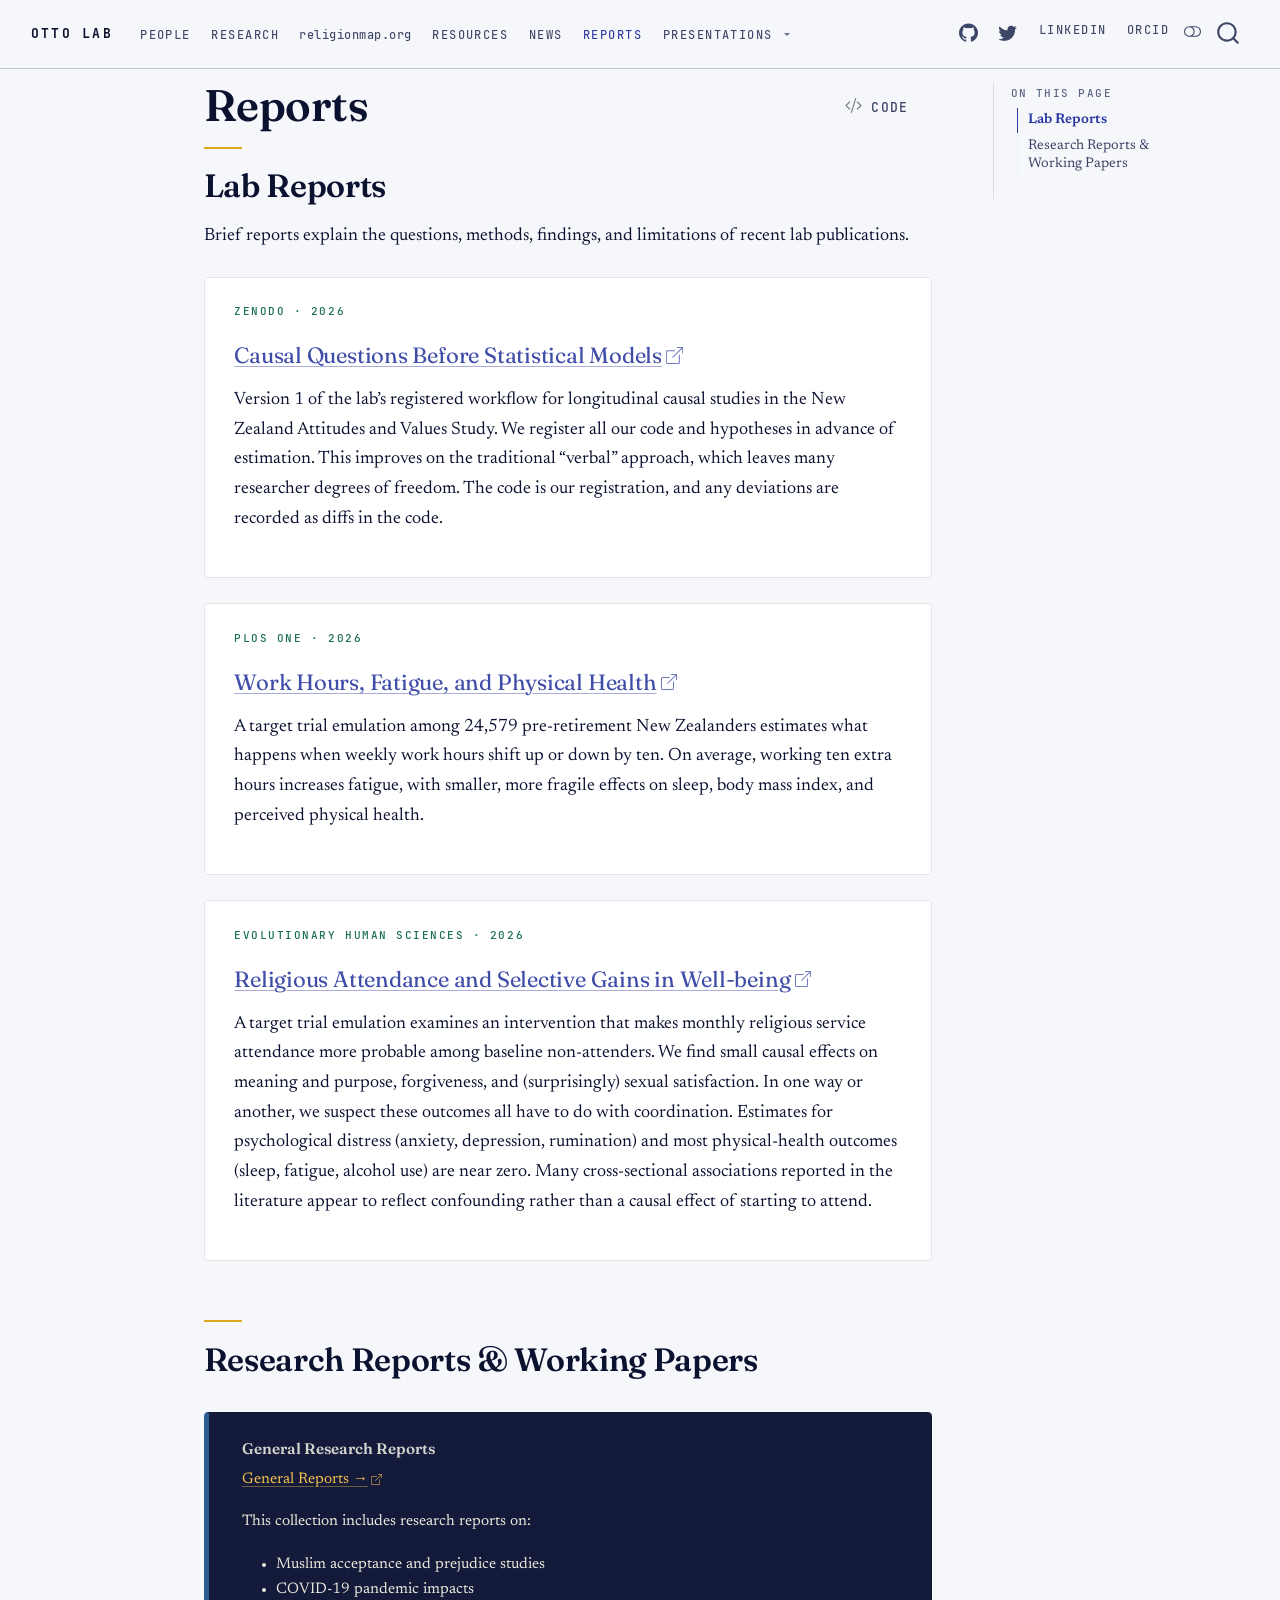
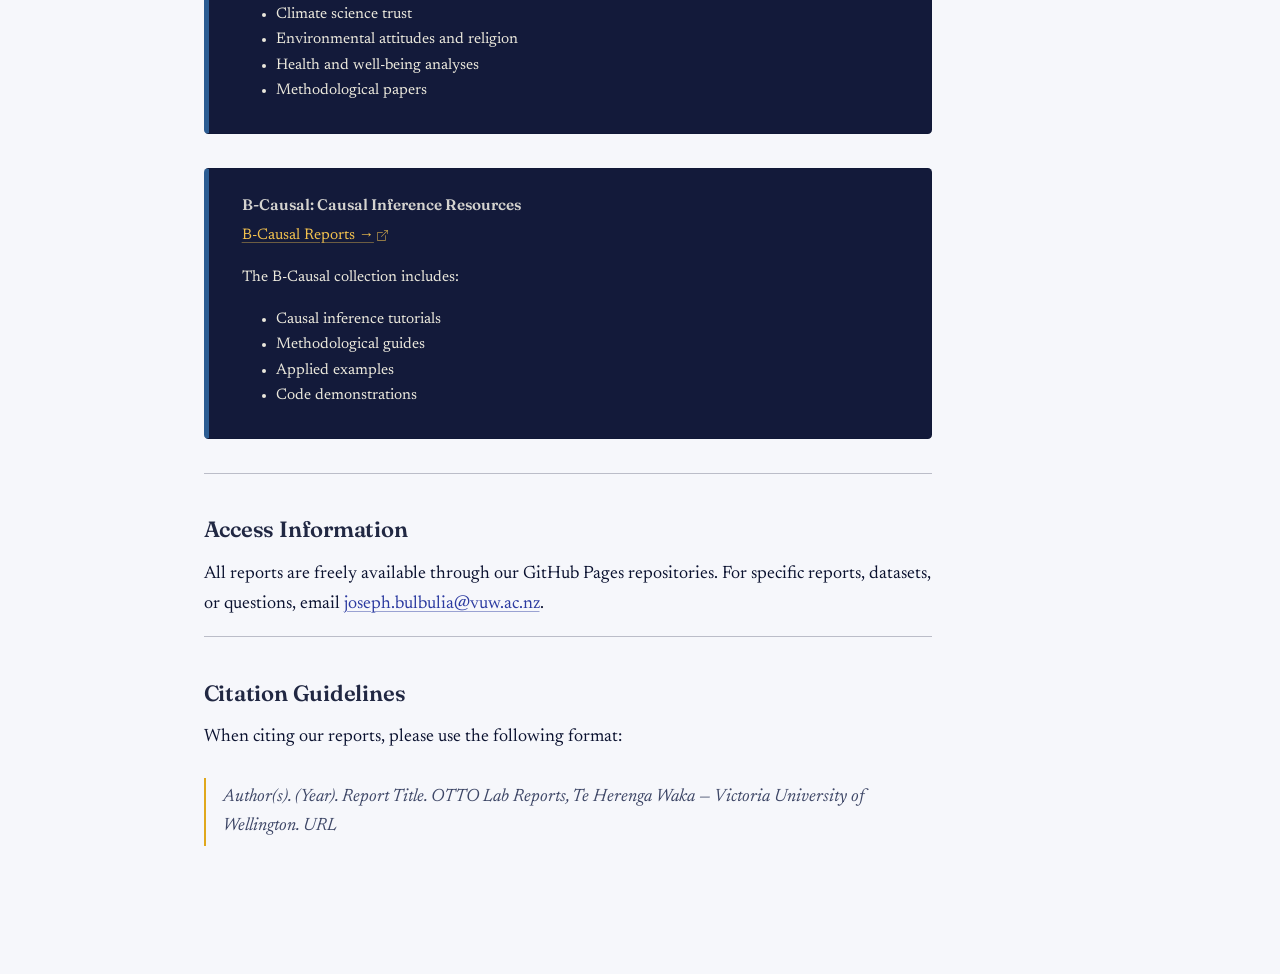
<file: docs/reports.html>
<!DOCTYPE html>
<html xmlns="http://www.w3.org/1999/xhtml" lang="en" xml:lang="en"><head>

<meta charset="utf-8">
<meta name="generator" content="quarto-1.11.9">

<meta name="viewport" content="width=device-width, initial-scale=1.0, user-scalable=yes">


<title>Reports – OTTO Lab</title>
<style>
/* Default styles provided by pandoc.
** See https://pandoc.org/MANUAL.html#variables-for-html for config info.
*/
span.smallcaps{font-variant: small-caps;}
div.columns{display: flex; gap: 1.5em;}
div.column{flex: auto;}
@media screen {
div.columns{gap: min(4vw, 1.5em);}
div.column{overflow-x: auto;}
}
div.hanging-indent{margin-left: 1.5em; text-indent: -1.5em;}
ul.task-list{list-style: none;}
ul.task-list li input[type="checkbox"] {
  width: 0.8em;
  margin: 0 0.8em 0.2em -1em; /* quarto-specific, see https://github.com/quarto-dev/quarto-cli/issues/4556 */ 
  vertical-align: middle;
}
/* CSS for syntax highlighting */
html { -webkit-text-size-adjust: 100%; }
pre > code.sourceCode { white-space: pre; position: relative; }
pre > code.sourceCode > span { display: inline-block; line-height: 1.25; }
pre > code.sourceCode > span:empty { height: 1.2em; }
.sourceCode { overflow: visible; }
code.sourceCode > span { color: inherit; text-decoration: inherit; }
div.sourceCode { margin: 1em 0; }
pre.sourceCode { margin: 0; }
@media screen {
div.sourceCode { overflow: auto; }
}
@media print {
pre > code.sourceCode { white-space: pre-wrap; }
pre > code.sourceCode > span { text-indent: -5em; padding-left: 5em; }
}
pre.numberSource code
  { counter-reset: source-line 0; }
pre.numberSource code > span
  { position: relative; left: -4em; counter-increment: source-line; }
pre.numberSource code > span > a:first-child::before
  { content: counter(source-line);
    position: relative; left: -1em; text-align: right; vertical-align: baseline;
    border: none; display: inline-block;
    -webkit-touch-callout: none; -webkit-user-select: none;
    -khtml-user-select: none; -moz-user-select: none;
    -ms-user-select: none; user-select: none;
    padding: 0 4px; width: 4em;
  }
pre.numberSource { margin-left: 3em;  padding-left: 4px; }
div.sourceCode
  {   }
@media screen {
pre > code.sourceCode > span > a:first-child::before { text-decoration: underline; }
}
</style>


<script src="site_libs/quarto-nav/quarto-nav.js"></script>
<script src="site_libs/quarto-nav/headroom.min.js"></script>
<script src="site_libs/clipboard/clipboard.min.js"></script>
<script src="site_libs/quarto-search/autocomplete.umd.js"></script>
<script src="site_libs/quarto-search/fuse.min.js"></script>
<script src="site_libs/quarto-search/quarto-search.js"></script>
<meta name="quarto:offset" content="./">
<script src="site_libs/quarto-html/quarto.js" type="module"></script>
<script src="site_libs/quarto-html/tabsets/tabsets.js" type="module"></script>
<script src="site_libs/quarto-html/scrollable-regions/scrollable-regions.js" type="module"></script>
<script src="site_libs/quarto-html/popper.min.js"></script>
<script src="site_libs/quarto-html/tippy.umd.min.js"></script>
<script src="site_libs/quarto-html/anchor.min.js"></script>
<link href="site_libs/quarto-html/tippy.css" rel="stylesheet">
<link href="site_libs/quarto-html/quarto-syntax-highlighting-7b1528b1cba7e9f63f59baa7408a6f56.css" rel="stylesheet" class="quarto-color-scheme" id="quarto-text-highlighting-styles">
<link href="site_libs/quarto-html/quarto-syntax-highlighting-dark-c8cca58254341e41c468761f0045acd0.css" rel="stylesheet" class="quarto-color-scheme quarto-color-alternate" id="quarto-text-highlighting-styles">
<script src="site_libs/bootstrap/bootstrap.min.js"></script>
<link href="site_libs/bootstrap/bootstrap-icons.css" rel="stylesheet">
<link href="site_libs/bootstrap/bootstrap-6d7671dc5a83e9783830cbeec8fb2904.min.css" rel="stylesheet" append-hash="true" class="quarto-color-scheme" id="quarto-bootstrap" data-mode="light">
<link href="site_libs/bootstrap/bootstrap-dark-7ee6e58e6e3f9a698a1252d912e4d36e.min.css" rel="stylesheet" append-hash="true" class="quarto-color-scheme quarto-color-alternate" id="quarto-bootstrap" data-mode="dark">
<script id="quarto-search-options" type="application/json">{
  "location": "navbar",
  "copy-button": false,
  "collapse-after": 3,
  "panel-placement": "end",
  "type": "overlay",
  "limit": 50,
  "keyboard-shortcut": [
    "f",
    "/",
    "s"
  ],
  "show-item-context": false,
  "language": {
    "search-no-results-text": "No results",
    "search-matching-documents-text": "matching documents",
    "search-copy-link-title": "Copy link to search",
    "search-hide-matches-text": "Hide additional matches",
    "search-more-match-text": "more match in this document",
    "search-more-matches-text": "more matches in this document",
    "search-clear-button-title": "Clear",
    "search-text-placeholder": "",
    "search-detached-cancel-button-title": "Cancel",
    "search-submit-button-title": "Submit",
    "search-label": "Search"
  }
}</script>
<style>html{ scroll-behavior: smooth; }</style>


<link rel="stylesheet" href="styles.css">
<meta property="og:title" content="Reports – OTTO Lab">
<meta property="og:description" content="Observational Target Trial Operations (OTTO), School of Psychological Sciences, Te Herenga Waka - Victoria University of Wellington">
<meta property="og:site_name" content="OTTO Lab">
<meta property="og:locale" content="en_US">
<meta name="twitter:title" content="Reports – OTTO Lab">
<meta name="twitter:description" content="Observational Target Trial Operations (OTTO), School of Psychological Sciences, Te Herenga Waka - Victoria University of Wellington">
<meta name="twitter:creator" content="@prof_joe_">
<meta name="twitter:site" content="@prof_joe_">
<meta name="twitter:card" content="summary_large_image">
</head>

<body class="nav-fixed quarto-dark"><a id="quarto-skip-link" class="visually-hidden-focusable" href="#quarto-document-content">Skip to main content</a><script id="quarto-html-before-body" type="application/javascript">
    const toggleBodyColorMode = (bsSheetEl) => {
      const mode = bsSheetEl.getAttribute("data-mode");
      const bodyEl = window.document.querySelector("body");
      if (mode === "dark") {
        bodyEl.classList.add("quarto-dark");
        bodyEl.classList.remove("quarto-light");
      } else {
        bodyEl.classList.add("quarto-light");
        bodyEl.classList.remove("quarto-dark");
      }
    }
    const toggleBodyColorPrimary = () => {
      const bsSheetEl = window.document.querySelector("link#quarto-bootstrap:not([rel=disabled-stylesheet])");
      if (bsSheetEl) {
        toggleBodyColorMode(bsSheetEl);
      }
    }
    const setColorSchemeToggle = (alternate) => {
      const toggles = window.document.querySelectorAll('.quarto-color-scheme-toggle');
      for (let i=0; i < toggles.length; i++) {
        const toggle = toggles[i];
        if (toggle) {
          toggle.setAttribute("aria-checked", alternate ? "true" : "false");
          if (alternate) {
            toggle.classList.add("alternate");
          } else {
            toggle.classList.remove("alternate");
          }
        }
      }
    };
    const toggleColorMode = (alternate) => {
      // Switch the stylesheets
      const primaryStylesheets = window.document.querySelectorAll('link.quarto-color-scheme:not(.quarto-color-alternate)');
      const alternateStylesheets = window.document.querySelectorAll('link.quarto-color-scheme.quarto-color-alternate');
      manageTransitions('#quarto-margin-sidebar .nav-link', false);
      if (alternate) {
        // note: dark is layered on light, we don't disable primary!
        enableStylesheet(alternateStylesheets);
        for (const sheetNode of alternateStylesheets) {
          if (sheetNode.id === "quarto-bootstrap") {
            toggleBodyColorMode(sheetNode);
          }
        }
      } else {
        disableStylesheet(alternateStylesheets);
        enableStylesheet(primaryStylesheets)
        toggleBodyColorPrimary();
      }
      manageTransitions('#quarto-margin-sidebar .nav-link', true);
      // Switch the toggles
      setColorSchemeToggle(alternate)
    }
    // Hack to workaround the fact that safari doesn't
    // properly recolor the scrollbar when toggling (#1455).
    // Not run on load: stylesheets are set before first paint there, and
    // scrolling would undo the scroll to a URL fragment (#14973).
    // The one pixel nudge keeps the reader where they were.
    const refreshSafariScrollbar = () => {
      if (navigator.userAgent.indexOf('Safari') > 0 && navigator.userAgent.indexOf('Chrome') == -1) {
        manageTransitions("body", false);
        const scrollY = window.scrollY;
        window.scrollTo(0, scrollY > 0 ? scrollY - 1 : 1);
        setTimeout(() => {
          window.scrollTo(0, scrollY);
          manageTransitions("body", true);
        }, 40);
      }
    }
    const disableStylesheet = (stylesheets) => {
      for (let i=0; i < stylesheets.length; i++) {
        const stylesheet = stylesheets[i];
        stylesheet.rel = 'disabled-stylesheet';
      }
    }
    const enableStylesheet = (stylesheets) => {
      for (let i=0; i < stylesheets.length; i++) {
        const stylesheet = stylesheets[i];
        if(stylesheet.rel !== 'stylesheet') { // for Chrome, which will still FOUC without this check
          stylesheet.rel = 'stylesheet';
        }
      }
    }
    const manageTransitions = (selector, allowTransitions) => {
      const els = window.document.querySelectorAll(selector);
      for (let i=0; i < els.length; i++) {
        const el = els[i];
        if (allowTransitions) {
          el.classList.remove('notransition');
        } else {
          el.classList.add('notransition');
        }
      }
    }
    const isFileUrl = () => {
      return window.location.protocol === 'file:';
    }
    const hasAlternateSentinel = () => {
      let styleSentinel = getColorSchemeSentinel();
      if (styleSentinel !== null) {
        return styleSentinel === "alternate";
      } else {
        return false;
      }
    }
    const setStyleSentinel = (alternate) => {
      const value = alternate ? "alternate" : "default";
      if (!isFileUrl()) {
        window.localStorage.setItem("quarto-color-scheme", value);
      } else {
        localAlternateSentinel = value;
      }
    }
    const getColorSchemeSentinel = () => {
      if (!isFileUrl()) {
        const storageValue = window.localStorage.getItem("quarto-color-scheme");
        return storageValue != null ? storageValue : localAlternateSentinel;
      } else {
        return localAlternateSentinel;
      }
    }
    const toggleGiscusIfUsed = (isAlternate, darkModeDefault) => {
      const baseTheme = document.querySelector('#giscus-base-theme')?.value ?? 'light';
      const alternateTheme = document.querySelector('#giscus-alt-theme')?.value ?? 'dark';
      let newTheme = '';
      if(authorPrefersDark) {
        newTheme = isAlternate ? baseTheme : alternateTheme;
      } else {
        newTheme = isAlternate ? alternateTheme : baseTheme;
      }
      const changeGiscusTheme = () => {
        // From: https://github.com/giscus/giscus/issues/336
        const sendMessage = (message) => {
          const iframe = document.querySelector('iframe.giscus-frame');
          if (!iframe) return;
          iframe.contentWindow.postMessage({ giscus: message }, 'https://giscus.app');
        }
        sendMessage({
          setConfig: {
            theme: newTheme
          }
        });
      }
      const isGiscussLoaded = window.document.querySelector('iframe.giscus-frame') !== null;
      if (isGiscussLoaded) {
        changeGiscusTheme();
      }
    };
    const authorPrefersDark = true;
    const queryPrefersDark = window.matchMedia('(prefers-color-scheme: dark)');
    const darkModeDefault = queryPrefersDark.matches;
    let localAlternateSentinel = darkModeDefault ? 'alternate' : 'default';
    // Dark / light mode switch
    window.quartoToggleColorScheme = () => {
      // Read the current dark / light value
      let toAlternate = !hasAlternateSentinel();
      toggleColorMode(toAlternate);
      refreshSafariScrollbar();
      setStyleSentinel(toAlternate);
      toggleGiscusIfUsed(toAlternate, darkModeDefault);
      window.dispatchEvent(new Event('resize'));
    };
    queryPrefersDark.addEventListener("change", e => {
      if(window.localStorage.getItem("quarto-color-scheme") !== null)
        return;
      const alternate = e.matches
      toggleColorMode(alternate);
      refreshSafariScrollbar();
      localAlternateSentinel = e.matches ? 'alternate' : 'default'; // this is used alongside local storage!
      toggleGiscusIfUsed(alternate, darkModeDefault);
    });
    // Switch to dark mode if need be
    if (hasAlternateSentinel()) {
      toggleColorMode(true);
    } else {
      toggleColorMode(false);
    }
  </script>

<div id="quarto-search-results"></div>
  <header id="quarto-header" class="headroom fixed-top">
    <nav class="navbar navbar-expand-xl " data-bs-theme="dark" aria-label="Site">
      <div class="navbar-container container-fluid">
      <div class="navbar-brand-container mx-auto">
    <a class="navbar-brand" href="./index.html">
    <span class="navbar-title">OTTO Lab</span>
    </a>
  </div>
          <button class="navbar-toggler" type="button" data-bs-toggle="collapse" data-bs-target="#navbarCollapse" aria-controls="navbarCollapse" aria-expanded="false" aria-label="Toggle navigation" onclick="if (window.quartoToggleHeadroom) { window.quartoToggleHeadroom(); }">
  <span class="navbar-toggler-icon"></span>
</button>
          <div class="collapse navbar-collapse" id="navbarCollapse">
            <ul class="navbar-nav navbar-nav-scroll me-auto">
  <li class="nav-item">
    <a class="nav-link" href="./team.html"> 
<span class="menu-text">People</span></a>
  </li>  
  <li class="nav-item">
    <a class="nav-link" href="./research.html"> 
<span class="menu-text">Research</span></a>
  </li>  
  <li class="nav-item">
    <a class="nav-link" href="https://religionmap.org/"> 
<span class="menu-text">religionmap.org</span></a>
  </li>  
  <li class="nav-item">
    <a class="nav-link" href="./resources.html"> 
<span class="menu-text">Resources</span></a>
  </li>  
  <li class="nav-item">
    <a class="nav-link" href="./news.html"> 
<span class="menu-text">News</span></a>
  </li>  
  <li class="nav-item">
    <a class="nav-link active" href="./reports.html" aria-current="page"> 
<span class="menu-text">Reports</span></a>
  </li>  
  <li class="nav-item dropdown ">
    <a class="nav-link dropdown-toggle" href="#" id="nav-menu-presentations" role="link" data-bs-toggle="dropdown" aria-expanded="false">
 <span class="menu-text">Presentations</span>
    </a>
    <ul class="dropdown-menu" aria-labelledby="nav-menu-presentations">    
        <li>
    <a class="dropdown-item" href="./presentations.html">
 <span class="dropdown-text">All Presentations</span></a>
  </li>  
        <li><hr class="dropdown-divider"></li>
        <li class="dropdown-header">2025</li>
        <li>
    <a class="dropdown-item" href="./presentations.html#sasp-2025">
 <span class="dropdown-text">SASP: Student Presentations</span></a>
  </li>  
        <li>
    <a class="dropdown-item" href="./presentations.html#apa-bier-2025">
 <span class="dropdown-text">Bier Award Lecture</span></a>
  </li>  
    </ul>
  </li>
</ul>
            <ul class="navbar-nav navbar-nav-scroll ms-auto">
  <li class="nav-item compact">
    <a class="nav-link" href="https://github.com/go-bayes"> <i class="bi bi-github" role="img" aria-label="GitHub">
</i> 
<span class="menu-text"></span></a>
  </li>  
  <li class="nav-item compact">
    <a class="nav-link" href="https://x.com/prof_joe_"> <i class="bi bi-twitter" role="img" aria-label="X (Twitter)">
</i> 
<span class="menu-text"></span></a>
  </li>  
  <li class="nav-item">
    <a class="nav-link" href="https://linkedin.com/in/joseph-bulbulia-1ba5a514"> 
<span class="menu-text">LinkedIn</span></a>
  </li>  
  <li class="nav-item">
    <a class="nav-link" href="https://orcid.org/0000-0002-5861-2056"> 
<span class="menu-text">ORCID</span></a>
  </li>  
</ul>
          </div> <!-- /navcollapse -->
            <div class="quarto-navbar-tools">
  <button type="button" role="switch" aria-checked="false" class="quarto-color-scheme-toggle quarto-navigation-tool  px-1" onclick="window.quartoToggleColorScheme(); return false;" title="Toggle dark mode" aria-label="Toggle dark mode"><i class="bi"></i></button>
</div>
            <div id="quarto-search" class="" title="Search"></div>
      </div> <!-- /container-fluid -->
    </nav>
</header>
<!-- content -->
<div id="quarto-content" class="quarto-container page-columns page-rows-contents page-layout-article page-navbar">
<!-- sidebar -->
<!-- margin-sidebar -->
    <div id="quarto-margin-sidebar" class="sidebar margin-sidebar">
        <nav id="TOC" role="doc-toc" aria-labelledby="toc-title" class="toc-active">
    <h2 id="toc-title">On this page</h2>
   
  <ul>
  <li><a href="#lab-reports" id="toc-lab-reports" class="nav-link active" data-scroll-target="#lab-reports">Lab Reports</a></li>
  <li><a href="#research-reports-working-papers" id="toc-research-reports-working-papers" class="nav-link" data-scroll-target="#research-reports-working-papers">Research Reports &amp; Working Papers</a>
  <ul class="collapse">
  <li><a href="#access-information" id="toc-access-information" class="nav-link" data-scroll-target="#access-information">Access Information</a></li>
  <li><a href="#citation-guidelines" id="toc-citation-guidelines" class="nav-link" data-scroll-target="#citation-guidelines">Citation Guidelines</a></li>
  </ul></li>
  </ul>
</nav>
    </div>
<!-- main -->
<main class="content" id="quarto-document-content" tabindex="-1">


<header id="title-block-header" class="quarto-title-block default">
<div class="quarto-title">
<div class="quarto-title-block"><div><h1 class="title">Reports</h1><button type="button" class="btn code-tools-button" id="quarto-code-tools-source"><i class="bi"></i> Code</button></div></div>
</div>



<div class="quarto-title-meta">

    
  
    
  </div>
  


</header>


<section id="lab-reports" class="level2">
<h2 class="anchored" data-anchor-id="lab-reports">Lab Reports</h2>
<p>Brief reports explain the questions, methods, findings, and limitations of recent lab publications.</p>
<div class="card">
<p class="chip">
Zenodo · 2026
</p>
<section id="causal-questions-before-statistical-models" class="level3">
<h3 class="anchored" data-anchor-id="causal-questions-before-statistical-models"><a href="./reports/nzavs-lmtp-workflow.html">Causal Questions Before Statistical Models</a></h3>
<p>Version 1 of the lab’s registered workflow for longitudinal causal studies in the New Zealand Attitudes and Values Study. We register all our code and hypotheses in advance of estimation. This improves on the traditional “verbal” approach, which leaves many researcher degrees of freedom. The code is our registration, and any deviations are recorded as diffs in the code.</p>
</section>
</div>
<div class="card">
<p class="chip">
PLOS One · 2026
</p>
<section id="work-hours-fatigue-and-physical-health" class="level3">
<h3 class="anchored" data-anchor-id="work-hours-fatigue-and-physical-health"><a href="./reports/work-hours-wellbeing.html">Work Hours, Fatigue, and Physical Health</a></h3>
<p>A target trial emulation among 24,579 pre-retirement New Zealanders estimates what happens when weekly work hours shift up or down by ten. On average, working ten extra hours increases fatigue, with smaller, more fragile effects on sleep, body mass index, and perceived physical health.</p>
</section>
</div>
<div class="card">
<p class="chip">
Evolutionary Human Sciences · 2026
</p>
<section id="religious-attendance-and-selective-gains-in-well-being" class="level3">
<h3 class="anchored" data-anchor-id="religious-attendance-and-selective-gains-in-well-being"><a href="./reports/religious-attendance-wellbeing.html">Religious Attendance and Selective Gains in Well-being</a></h3>
<p>A target trial emulation examines an intervention that makes monthly religious service attendance more probable among baseline non-attenders. We find small causal effects on meaning and purpose, forgiveness, and (surprisingly) sexual satisfaction. In one way or another, we suspect these outcomes all have to do with coordination. Estimates for psychological distress (anxiety, depression, rumination) and most physical-health outcomes (sleep, fatigue, alcohol use) are near zero. Many cross-sectional associations reported in the literature appear to reflect confounding rather than a causal effect of starting to attend.</p>
</section>
</div>
</section>
<section id="research-reports-working-papers" class="level2">
<h2 class="anchored" data-anchor-id="research-reports-working-papers">Research Reports &amp; Working Papers</h2>
<div class="callout callout-style-default callout-note callout-titled">
<div class="callout-header d-flex align-content-center">
<div class="callout-icon-container">
<i class="callout-icon"></i>
</div>
<div class="callout-title-container flex-fill">
<span class="screen-reader-only">Note</span>General Research Reports
</div>
</div>
<div class="callout-body-container callout-body">
<p><strong><a href="https://go-bayes.github.io/reports/">General Reports →</a></strong></p>
<p>This collection includes research reports on:</p>
<ul>
<li>Muslim acceptance and prejudice studies</li>
<li>COVID-19 pandemic impacts</li>
<li>Climate science trust</li>
<li>Environmental attitudes and religion</li>
<li>Health and well-being analyses</li>
<li>Methodological papers</li>
</ul>
</div>
</div>
<div class="callout callout-style-default callout-note callout-titled">
<div class="callout-header d-flex align-content-center">
<div class="callout-icon-container">
<i class="callout-icon"></i>
</div>
<div class="callout-title-container flex-fill">
<span class="screen-reader-only">Note</span>B-Causal: Causal Inference Resources
</div>
</div>
<div class="callout-body-container callout-body">
<p><strong><a href="https://go-bayes.github.io/b-causal/">B-Causal Reports →</a></strong></p>
<p>The B-Causal collection includes:</p>
<ul>
<li>Causal inference tutorials</li>
<li>Methodological guides</li>
<li>Applied examples</li>
<li>Code demonstrations</li>
</ul>
</div>
</div>
<hr>
<section id="access-information" class="level3">
<h3 class="anchored" data-anchor-id="access-information">Access Information</h3>
<p>All reports are freely available through our GitHub Pages repositories. For specific reports, datasets, or questions, email <a href="mailto:joseph.bulbulia@vuw.ac.nz">joseph.bulbulia@vuw.ac.nz</a>.</p>
<hr>
</section>
<section id="citation-guidelines" class="level3">
<h3 class="anchored" data-anchor-id="citation-guidelines">Citation Guidelines</h3>
<p>When citing our reports, please use the following format:</p>
<blockquote class="blockquote">
<p>Author(s). (Year). <em>Report Title</em>. OTTO Lab Reports, Te Herenga Waka — Victoria University of Wellington. URL</p>
</blockquote>


<!-- -->

</section>
</section>

</main> <!-- /main -->
<script id="quarto-html-after-body" type="application/javascript">
  window.document.addEventListener("DOMContentLoaded", function (event) {
    // Ensure there is a toggle, if there isn't float one in the top right
    if (window.document.querySelector('.quarto-color-scheme-toggle') === null) {
      const toggle = window.document.createElement('button');
      toggle.type = "button";
      toggle.setAttribute("role", "switch");
      toggle.setAttribute("aria-checked", "false");
      toggle.classList.add('top-right');
      toggle.classList.add('quarto-color-scheme-toggle');
      toggle.setAttribute("aria-label", "Toggle dark mode");
      toggle.onclick = function() { try { window.quartoToggleColorScheme(); } catch {} return false; };
      const i = window.document.createElement("i");
      i.classList.add('bi');
      toggle.appendChild(i);
      // Put the toggle in a landmark of its own, so that landmark navigation
      // can reach it.
      //
      // The container is always a fresh direct child of body, and the toggle is
      // never moved into page furniture that the theme or the author controls.
      // The toggle is positioned against the page, so any ancestor that
      // establishes a containing block captures it: a positioned element or a
      // grid for position: absolute, and transform, filter, will-change or
      // contain for position: fixed. A direct child of body has none of these
      // to inherit, and the shift when one appears is silent and visual.
      //
      // ARIA says a document should have at most one banner, and axe reports a
      // duplicate whether or not the banners carry distinct labels. So use a
      // header when the page has no banner yet, and a named region otherwise.
      //
      // A header is a banner wherever it sits, unless it is inside sectioning
      // content, so this cannot just look at the children of body: a custom
      // page layout wraps the title block header in a plain div. An explicit
      // role="banner" always counts.
      const sectioning = 'article, aside, main, nav, section, [role="article"], [role="complementary"], [role="main"], [role="navigation"], [role="region"]';
      const hasBanner = Array.from(
        window.document.querySelectorAll('header:not([role]), [role="banner"]')
      ).some(function(el) {
        return el.hasAttribute("role") || el.closest(sectioning) === null;
      });
      const container = window.document.createElement(hasBanner ? "div" : "header");
      if (hasBanner) {
        container.setAttribute("role", "region");
        container.setAttribute("aria-label", "Toggle dark mode");
      }
      container.classList.add('quarto-color-scheme-toggle-container');
      container.appendChild(toggle);
      window.document.body.appendChild(container);
    }
    setColorSchemeToggle(hasAlternateSentinel())
    const icon = "";
    const anchorJS = new window.AnchorJS();
    anchorJS.options = {
      placement: 'right',
      icon: icon
    };
    anchorJS.add('.anchored');
    const isCodeAnnotation = (el) => {
      for (const clz of el.classList) {
        if (clz.startsWith('code-annotation-')) {                     
          return true;
        }
      }
      return false;
    }
    const onCopySuccess = function(e) {
      // button target
      const button = e.trigger;
      // don't keep focus
      button.blur();
      // flash "checked"
      button.classList.add('code-copy-button-checked');
      var currentTitle = button.getAttribute("title");
      button.setAttribute("title", "Copied!");
      let tooltip;
      if (window.bootstrap) {
        button.setAttribute("data-bs-toggle", "tooltip");
        button.setAttribute("data-bs-placement", "left");
        button.setAttribute("data-bs-title", "Copied!");
        tooltip = new bootstrap.Tooltip(button, 
          { trigger: "manual", 
            customClass: "code-copy-button-tooltip",
            offset: [0, -8]});
        tooltip.show();    
      }
      setTimeout(function() {
        if (tooltip) {
          tooltip.hide();
          button.removeAttribute("data-bs-title");
          button.removeAttribute("data-bs-toggle");
          button.removeAttribute("data-bs-placement");
        }
        button.setAttribute("title", currentTitle);
        button.classList.remove('code-copy-button-checked');
      }, 1000);
      // clear code selection
      e.clearSelection();
    }
    const getTextToCopy = function(trigger) {
      const outerScaffold = trigger.parentElement.cloneNode(true);
      const codeEl = outerScaffold.querySelector('code');
      for (const childEl of codeEl.children) {
        if (isCodeAnnotation(childEl)) {
          childEl.remove();
        }
      }
      return codeEl.innerText;
    }
    const clipboard = new window.ClipboardJS('.code-copy-button:not([data-in-quarto-modal])', {
      text: getTextToCopy
    });
    clipboard.on('success', onCopySuccess);
    if (window.document.getElementById('quarto-embedded-source-code-modal')) {
      const clipboardModal = new window.ClipboardJS('.code-copy-button[data-in-quarto-modal]', {
        text: getTextToCopy,
        container: window.document.getElementById('quarto-embedded-source-code-modal')
      });
      clipboardModal.on('success', onCopySuccess);
    }
    const viewSource = window.document.getElementById('quarto-view-source') ||
                       window.document.getElementById('quarto-code-tools-source');
    if (viewSource) {
      const sourceUrl = viewSource.getAttribute("data-quarto-source-url");
      viewSource.addEventListener("click", function(e) {
        if (sourceUrl) {
          // rstudio viewer pane
          if (/\bcapabilities=\b/.test(window.location)) {
            window.open(sourceUrl);
          } else {
            window.location.href = sourceUrl;
          }
        } else {
          const modal = new bootstrap.Modal(document.getElementById('quarto-embedded-source-code-modal'));
          modal.show();
        }
        return false;
      });
    }
    function toggleCodeHandler(show) {
      return function(e) {
        const cellDetails = window.document.querySelectorAll(".cell details.code-fold");
        for (let i=0; i<cellDetails.length; i++) {
          const details = cellDetails[i];
          if (show) {
            details.open = true;
          } else {
            details.removeAttribute("open");
          }
        }
        const cellCodeDivs = window.document.querySelectorAll(".cell div.sourceCode.cell-code");
        const fromCls = show ? "hidden" : "unhidden";
        const toCls = show ? "unhidden" : "hidden";
        for (let i=0; i<cellCodeDivs.length; i++) {
          const codeDiv = cellCodeDivs[i];
          if (codeDiv.classList.contains(fromCls)) {
            codeDiv.classList.remove(fromCls);
            codeDiv.classList.add(toCls);
          } 
        }
        return false;
      }
    }
    const hideAllCode = window.document.getElementById("quarto-hide-all-code");
    if (hideAllCode) {
      hideAllCode.addEventListener("click", toggleCodeHandler(false));
    }
    const showAllCode = window.document.getElementById("quarto-show-all-code");
    if (showAllCode) {
      showAllCode.addEventListener("click", toggleCodeHandler(true));
    }
      var localhostRegex = new RegExp(/^(?:http|https):\/\/localhost\:?[0-9]*\//);
      var mailtoRegex = new RegExp(/^mailto:/);
        var filterRegex = new RegExp("https:\/\/ottolab\.nz\/");
      const newWindowLabel = "(opens in a new tab)";
      const newWindowNoteId = "quarto-ext-newwindow-label";
      // Links reference one hidden label through aria-describedby, so the
      // announcement never changes their accessible name.
      var describeNewWindow = (link) => {
        if (!window.document.getElementById(newWindowNoteId)) {
          var newWindowNote = window.document.createElement("span");
          newWindowNote.id = newWindowNoteId;
          newWindowNote.hidden = true;
          newWindowNote.textContent = newWindowLabel;
          window.document.body.appendChild(newWindowNote);
        }
        var describedBy = (link.getAttribute("aria-describedby") || "").split(/\s+/).filter(Boolean);
        if (!describedBy.includes(newWindowNoteId)) {
          describedBy.push(newWindowNoteId);
          link.setAttribute("aria-describedby", describedBy.join(" "));
        }
      }
      var isInternal = (href) => {
          return filterRegex.test(href) || localhostRegex.test(href) || mailtoRegex.test(href);
      }
      // Inspect non-navigation links and adorn them if external
      window.quartoDecorateExternalLinks = function (root) {
     var links = (root || window.document).querySelectorAll('a[href]:not(.nav-link):not(.navbar-brand):not(.toc-action):not(.sidebar-link):not(.sidebar-item-toggle):not(.pagination-link):not(.no-external):not([aria-hidden]):not(.dropdown-item):not(.quarto-navigation-tool):not(.about-link)');
      for (var i=0; i<links.length; i++) {
        const link = links[i];
        if (!isInternal(link.href)) {
          // undo the damage that might have been done by quarto-nav.js in the case of
          // links that we want to consider external
          if (link.dataset.originalHref !== undefined) {
            link.href = link.dataset.originalHref;
          }
            // target, if specified
            link.setAttribute("target", "_blank");
            if (link.getAttribute("rel") === null) {
              link.setAttribute("rel", "noopener");
            }
            describeNewWindow(link);
          if (!link.classList.contains('no-external-icon')) {
            // default icon
            link.classList.add("external");
          }
        }
      }
      };
      window.quartoDecorateExternalLinks(window.document);
    // Esc closes the popup (WCAG 1.4.13) and focus leaving both trigger and
    // popup closes it (WCAG 2.4.11); tippy handles neither for interactive popups.
    const hideOnEscAndFocusOut = {
      name: 'hideOnEscAndFocusOut',
      defaultValue: true,
      fn(instance) {
        const dismiss = () => {
          // A show scheduled by the trigger delay would otherwise reopen it
          instance.clearDelayTimeouts();
          instance.hide();
        };
        const onKeyDown = (event) => {
          if (event.key !== 'Escape') {
            return;
          }
          // Keep Esc from also reaching page handlers (e.g. reveal.js overview),
          // except an open reveal.js slide menu, which Esc should close too.
          // The menu handles keys only when its keyboard option is on.
          const menuHandlesEsc = window.Reveal?.getPlugin?.('menu')?.isOpen() &&
            window.Reveal.getConfig().menu?.keyboard !== false;
          if (!menuHandlesEsc) {
            event.stopPropagation();
          }
          if (instance.popper.contains(window.document.activeElement)) {
            // Disabled while refocusing so the focus trigger does not reopen it
            instance.disable();
            instance.reference.focus();
            instance.enable();
          }
          dismiss();
        };
        const onFocusOut = (event) => {
          const target = event.relatedTarget;
          if (target && !instance.reference.contains(target) &&
              !instance.popper.contains(target)) {
            dismiss();
          }
        };
        // On the trigger too: a click trigger (code-annotations: select) has no
        // blur handling. Attached for the instance's lifetime so leaving the
        // trigger also cancels a show still pending on the trigger delay.
        instance.reference.addEventListener('focusout', onFocusOut);
        return {
          onShow() {
            window.document.addEventListener('keydown', onKeyDown, true);
            instance.popper.addEventListener('focusout', onFocusOut);
          },
          onHide() {
            window.document.removeEventListener('keydown', onKeyDown, true);
            instance.popper.removeEventListener('focusout', onFocusOut);
          },
          onDestroy() {
            instance.reference.removeEventListener('focusout', onFocusOut);
          },
        };
      },
    };
    function tippyHover(el, contentFn, onTriggerFn, onUntriggerFn) {
      const config = {
        allowHTML: true,
        maxWidth: 500,
        delay: 100,
        arrow: false,
        appendTo: function(el) {
            return el.parentElement;
        },
        interactive: true,
        interactiveBorder: 10,
        theme: 'quarto',
        placement: 'bottom-start',
        plugins: [hideOnEscAndFocusOut],
      };
      if (contentFn) {
        config.content = contentFn;
      }
      if (onTriggerFn) {
        config.onTrigger = onTriggerFn;
      }
      if (onUntriggerFn) {
        config.onUntrigger = onUntriggerFn;
      }
      window.tippy(el, config); 
    }
    const noterefs = window.document.querySelectorAll('a[role="doc-noteref"]');
    for (var i=0; i<noterefs.length; i++) {
      const ref = noterefs[i];
      tippyHover(ref, function() {
        // use id or data attribute instead here
        let href = ref.getAttribute('data-footnote-href') || ref.getAttribute('href');
        try { href = new URL(href).hash; } catch {}
        const id = href.replace(/^#\/?/, "");
        const note = window.document.getElementById(id);
        if (note) {
          return note.innerHTML;
        } else {
          return "";
        }
      });
    }
    const xrefs = window.document.querySelectorAll('a.quarto-xref');
    const processXRef = (id, note) => {
      // Strip column container classes
      const stripColumnClz = (el) => {
        el.classList.remove("page-full", "page-columns");
        if (el.children) {
          for (const child of el.children) {
            stripColumnClz(child);
          }
        }
      }
      stripColumnClz(note)
      if (id === null || id.startsWith('sec-')) {
        // Special case sections, only their first couple elements
        const container = document.createElement("div");
        if (note.children && note.children.length > 2) {
          container.appendChild(note.children[0].cloneNode(true));
          for (let i = 1; i < note.children.length; i++) {
            const child = note.children[i];
            if (child.tagName === "P" && child.innerText === "") {
              continue;
            } else {
              container.appendChild(child.cloneNode(true));
              break;
            }
          }
          if (window.Quarto?.typesetMath) {
            window.Quarto.typesetMath(container);
          }
          return container.innerHTML
        } else {
          if (window.Quarto?.typesetMath) {
            window.Quarto.typesetMath(note);
          }
          return note.innerHTML;
        }
      } else {
        // Remove any anchor links if they are present
        const anchorLink = note.querySelector('a.anchorjs-link');
        if (anchorLink) {
          anchorLink.remove();
        }
        if (window.Quarto?.typesetMath) {
          window.Quarto.typesetMath(note);
        }
        if (note.classList.contains("callout")) {
          return note.outerHTML;
        } else {
          return note.innerHTML;
        }
      }
    }
    for (var i=0; i<xrefs.length; i++) {
      const xref = xrefs[i];
      tippyHover(xref, undefined, function(instance) {
        instance.disable();
        let url = xref.getAttribute('href');
        let hash = undefined; 
        if (url.startsWith('#')) {
          hash = url;
        } else {
          try { hash = new URL(url).hash; } catch {}
        }
        if (hash) {
          const id = hash.replace(/^#\/?/, "");
          const note = window.document.getElementById(id);
          if (note !== null) {
            try {
              const html = processXRef(id, note.cloneNode(true));
              instance.setContent(html);
            } finally {
              instance.enable();
              instance.show();
            }
          } else {
            // See if we can fetch this
            fetch(url.split('#')[0])
            .then(res => res.text())
            .then(html => {
              const parser = new DOMParser();
              const htmlDoc = parser.parseFromString(html, "text/html");
              const note = htmlDoc.getElementById(id);
              if (note !== null) {
                const html = processXRef(id, note);
                instance.setContent(html);
              } 
            }).finally(() => {
              instance.enable();
              instance.show();
            });
          }
        } else {
          // See if we can fetch a full url (with no hash to target)
          // This is a special case and we should probably do some content thinning / targeting
          fetch(url)
          .then(res => res.text())
          .then(html => {
            const parser = new DOMParser();
            const htmlDoc = parser.parseFromString(html, "text/html");
            const note = htmlDoc.querySelector('main.content');
            if (note !== null) {
              // This should only happen for chapter cross references
              // (since there is no id in the URL)
              // remove the first header
              if (note.children.length > 0 && note.children[0].tagName === "HEADER") {
                note.children[0].remove();
              }
              const html = processXRef(null, note);
              instance.setContent(html);
            } 
          }).finally(() => {
            instance.enable();
            instance.show();
          });
        }
      }, function(instance) {
      });
    }
        let selectedAnnoteEl;
        const selectorForAnnotation = ( cell, annotation) => {
          let cellAttr = 'data-code-cell="' + cell + '"';
          let lineAttr = 'data-code-annotation="' +  annotation + '"';
          const selector = 'span[' + cellAttr + '][' + lineAttr + ']';
          return selector;
        }
        const selectCodeLines = (annoteEl) => {
          const doc = window.document;
          const targetCell = annoteEl.getAttribute("data-target-cell");
          const targetAnnotation = annoteEl.getAttribute("data-target-annotation");
          const annoteSpan = window.document.querySelector(selectorForAnnotation(targetCell, targetAnnotation));
          const lines = annoteSpan.getAttribute("data-code-lines").split(",");
          const lineIds = lines.map((line) => {
            return targetCell + "-" + line;
          })
          // Each band is positioned against its own containing block, which is
          // not the offsetParent of the lines, so place it from client rects.
          const placeBand = (band, firstEl, lastEl, codeBlock) => {
            const container = band.offsetParent;
            if (container === null) {
              return;
            }
            const containerRect = container.getBoundingClientRect();
            // Reveal.js scales slides with a transform, so convert client
            // pixels back to the CSS pixels of the container.
            const scale = containerRect.height / container.offsetHeight || 1;
            const firstRect = firstEl.getBoundingClientRect();
            const lastRect = lastEl.getBoundingClientRect();
            const top = (firstRect.top - containerRect.top) / scale - container.clientTop + container.scrollTop;
            const height = (lastRect.bottom - firstRect.top) / scale;
            band.style.top = top - 2 + "px";
            band.style.height = height + 4 + "px";
            if (codeBlock) {
              // Without the copy button wrapper, the containing block is wider
              // than the code block, so span the code block explicitly.
              const blockRect = codeBlock.getBoundingClientRect();
              band.style.left = (blockRect.left - containerRect.left) / scale - container.clientLeft + container.scrollLeft + "px";
              band.style.width = blockRect.width / scale + "px";
            }
          };
          if (lineIds.length > 0) {
            const el = window.document.getElementById(lineIds[0]);
            const lastEl = window.document.getElementById(lineIds[lineIds.length - 1]);
            const parent = el.parentElement.parentElement;
            // cook up a div (if necessary) and position it
            let div = window.document.getElementById("code-annotation-line-highlight");
            if (div === null) {
              div = window.document.createElement("div");
              div.setAttribute("id", "code-annotation-line-highlight");
              div.style.position = 'absolute';
              parent.appendChild(div);
            }
            placeBand(div, el, lastEl, parent.closest("div.sourceCode") || parent);
            let gutterDiv = window.document.getElementById("code-annotation-line-highlight-gutter");
            if (gutterDiv === null) {
              gutterDiv = window.document.createElement("div");
              gutterDiv.setAttribute("id", "code-annotation-line-highlight-gutter");
              gutterDiv.style.position = 'absolute';
              const codeCell = window.document.getElementById(targetCell);
              const gutter = codeCell.querySelector('.code-annotation-gutter');
              gutter.appendChild(gutterDiv);
            }
            placeBand(gutterDiv, el, lastEl);
            selectedAnnoteEl = annoteEl;
          }
        };
        const unselectCodeLines = () => {
          const elementsIds = ["code-annotation-line-highlight", "code-annotation-line-highlight-gutter"];
          elementsIds.forEach((elId) => {
            const div = window.document.getElementById(elId);
            if (div) {
              div.remove();
            }
          });
          selectedAnnoteEl = undefined;
        };
          // Handle positioning of the toggle
      window.addEventListener(
        "resize",
        throttle(() => {
          elRect = undefined;
          if (selectedAnnoteEl) {
            selectCodeLines(selectedAnnoteEl);
          }
        }, 10)
      );
      function throttle(fn, ms) {
      let throttle = false;
      let timer;
        return (...args) => {
          if(!throttle) { // first call gets through
              fn.apply(this, args);
              throttle = true;
          } else { // all the others get throttled
              if(timer) clearTimeout(timer); // cancel #2
              timer = setTimeout(() => {
                fn.apply(this, args);
                timer = throttle = false;
              }, ms);
          }
        };
      }
        // Attach click handler to the DT
        const annoteDls = window.document.querySelectorAll('dt[data-target-cell]');
        for (const annoteDlNode of annoteDls) {
          annoteDlNode.addEventListener('click', (event) => {
            const clickedEl = event.target;
            if (clickedEl !== selectedAnnoteEl) {
              unselectCodeLines();
              const activeEl = window.document.querySelector('dt[data-target-cell].code-annotation-active');
              if (activeEl) {
                activeEl.classList.remove('code-annotation-active');
              }
              selectCodeLines(clickedEl);
              clickedEl.classList.add('code-annotation-active');
            } else {
              // Unselect the line
              unselectCodeLines();
              clickedEl.classList.remove('code-annotation-active');
            }
          });
        }
    const findCites = (el) => {
      const parentEl = el.parentElement;
      if (parentEl) {
        const cites = parentEl.dataset.cites;
        if (cites) {
          return {
            el,
            cites: cites.split(' ')
          };
        } else {
          return findCites(el.parentElement)
        }
      } else {
        return undefined;
      }
    };
    var bibliorefs = window.document.querySelectorAll('a[role="doc-biblioref"]');
    for (var i=0; i<bibliorefs.length; i++) {
      const ref = bibliorefs[i];
      const citeInfo = findCites(ref);
      if (citeInfo) {
        tippyHover(citeInfo.el, function() {
          var popup = window.document.createElement('div');
          citeInfo.cites.forEach(function(cite) {
            var citeDiv = window.document.createElement('div');
            citeDiv.classList.add('hanging-indent');
            citeDiv.classList.add('csl-entry');
            var biblioDiv = window.document.getElementById('ref-' + cite);
            if (biblioDiv) {
              citeDiv.innerHTML = biblioDiv.innerHTML;
            }
            popup.appendChild(citeDiv);
          });
          return popup.innerHTML;
        });
      }
    }
  });
  </script>
  <script type="application/javascript">
  window.quartoScrollableRegionsLabels = {"code":"Scrollable code","output":"Scrollable output"};
  </script><div class="modal fade" id="quarto-embedded-source-code-modal" tabindex="-1" aria-labelledby="quarto-embedded-source-code-modal-label" aria-hidden="true"><div class="modal-dialog modal-dialog-scrollable"><div class="modal-content"><div class="modal-header"><h5 class="modal-title" id="quarto-embedded-source-code-modal-label">Source Code</h5><button class="btn-close" data-bs-dismiss="modal"></button></div><div class="modal-body"><div class="">
<div class="code-copy-outer-scaffold"><div class="sourceCode" id="cb1" data-shortcodes="false"><pre class="sourceCode markdown code-with-copy"><code class="sourceCode markdown"><span id="cb1-1"><a href="#cb1-1" aria-hidden="true" tabindex="-1"></a><span class="co">---</span></span>
<span id="cb1-2"><a href="#cb1-2" aria-hidden="true" tabindex="-1"></a><span class="an">title:</span><span class="co"> "Reports"</span></span>
<span id="cb1-3"><a href="#cb1-3" aria-hidden="true" tabindex="-1"></a><span class="co">---</span></span>
<span id="cb1-4"><a href="#cb1-4" aria-hidden="true" tabindex="-1"></a></span>
<span id="cb1-5"><a href="#cb1-5" aria-hidden="true" tabindex="-1"></a><span class="fu">## Lab Reports</span></span>
<span id="cb1-6"><a href="#cb1-6" aria-hidden="true" tabindex="-1"></a></span>
<span id="cb1-7"><a href="#cb1-7" aria-hidden="true" tabindex="-1"></a>Brief reports explain the questions, methods, findings, and limitations of recent lab publications.</span>
<span id="cb1-8"><a href="#cb1-8" aria-hidden="true" tabindex="-1"></a></span>
<span id="cb1-9"><a href="#cb1-9" aria-hidden="true" tabindex="-1"></a>::: {.card}</span>
<span id="cb1-10"><a href="#cb1-10" aria-hidden="true" tabindex="-1"></a><span class="dt">&lt;</span><span class="kw">p</span><span class="ot"> class</span><span class="op">=</span><span class="st">"chip"</span><span class="dt">&gt;</span>Zenodo · 2026<span class="dt">&lt;/</span><span class="kw">p</span><span class="dt">&gt;</span></span>
<span id="cb1-11"><a href="#cb1-11" aria-hidden="true" tabindex="-1"></a><span class="fu">### [Causal Questions Before Statistical Models](reports/nzavs-lmtp-workflow.qmd)</span></span>
<span id="cb1-12"><a href="#cb1-12" aria-hidden="true" tabindex="-1"></a>Version 1 of the lab's registered workflow for longitudinal causal studies in the New Zealand Attitudes and Values Study. We register all our code and hypotheses in advance of estimation. This improves on the traditional "verbal" approach, which leaves many researcher degrees of freedom. The code is our registration, and any deviations are recorded as diffs in the code.</span>
<span id="cb1-13"><a href="#cb1-13" aria-hidden="true" tabindex="-1"></a>:::</span>
<span id="cb1-14"><a href="#cb1-14" aria-hidden="true" tabindex="-1"></a></span>
<span id="cb1-15"><a href="#cb1-15" aria-hidden="true" tabindex="-1"></a>::: {.card}</span>
<span id="cb1-16"><a href="#cb1-16" aria-hidden="true" tabindex="-1"></a><span class="dt">&lt;</span><span class="kw">p</span><span class="ot"> class</span><span class="op">=</span><span class="st">"chip"</span><span class="dt">&gt;</span>PLOS One · 2026<span class="dt">&lt;/</span><span class="kw">p</span><span class="dt">&gt;</span></span>
<span id="cb1-17"><a href="#cb1-17" aria-hidden="true" tabindex="-1"></a><span class="fu">### [Work Hours, Fatigue, and Physical Health](reports/work-hours-wellbeing.qmd)</span></span>
<span id="cb1-18"><a href="#cb1-18" aria-hidden="true" tabindex="-1"></a>A target trial emulation among 24,579 pre-retirement New Zealanders estimates what happens when weekly work hours shift up or down by ten. On average, working ten extra hours increases fatigue, with smaller, more fragile effects on sleep, body mass index, and perceived physical health.</span>
<span id="cb1-19"><a href="#cb1-19" aria-hidden="true" tabindex="-1"></a>:::</span>
<span id="cb1-20"><a href="#cb1-20" aria-hidden="true" tabindex="-1"></a></span>
<span id="cb1-21"><a href="#cb1-21" aria-hidden="true" tabindex="-1"></a>::: {.card}</span>
<span id="cb1-22"><a href="#cb1-22" aria-hidden="true" tabindex="-1"></a><span class="dt">&lt;</span><span class="kw">p</span><span class="ot"> class</span><span class="op">=</span><span class="st">"chip"</span><span class="dt">&gt;</span>Evolutionary Human Sciences · 2026<span class="dt">&lt;/</span><span class="kw">p</span><span class="dt">&gt;</span></span>
<span id="cb1-23"><a href="#cb1-23" aria-hidden="true" tabindex="-1"></a><span class="fu">### [Religious Attendance and Selective Gains in Well-being](reports/religious-attendance-wellbeing.qmd)</span></span>
<span id="cb1-24"><a href="#cb1-24" aria-hidden="true" tabindex="-1"></a>A target trial emulation examines an intervention that makes monthly religious service attendance more probable among baseline non-attenders. We find small causal effects on meaning and purpose, forgiveness, and (surprisingly) sexual satisfaction. In one way or another, we suspect these outcomes all have to do with coordination. Estimates for psychological distress (anxiety, depression, rumination) and most physical-health outcomes (sleep, fatigue, alcohol use) are near zero. Many cross-sectional associations reported in the literature appear to reflect confounding rather than a causal effect of starting to attend.</span>
<span id="cb1-25"><a href="#cb1-25" aria-hidden="true" tabindex="-1"></a>:::</span>
<span id="cb1-26"><a href="#cb1-26" aria-hidden="true" tabindex="-1"></a></span>
<span id="cb1-27"><a href="#cb1-27" aria-hidden="true" tabindex="-1"></a><span class="fu">## Research Reports &amp; Working Papers</span></span>
<span id="cb1-28"><a href="#cb1-28" aria-hidden="true" tabindex="-1"></a></span>
<span id="cb1-29"><a href="#cb1-29" aria-hidden="true" tabindex="-1"></a>::: {.callout-note}</span>
<span id="cb1-30"><a href="#cb1-30" aria-hidden="true" tabindex="-1"></a><span class="fu">### General Research Reports</span></span>
<span id="cb1-31"><a href="#cb1-31" aria-hidden="true" tabindex="-1"></a>**[General Reports →](https://go-bayes.github.io/reports/)**</span>
<span id="cb1-32"><a href="#cb1-32" aria-hidden="true" tabindex="-1"></a></span>
<span id="cb1-33"><a href="#cb1-33" aria-hidden="true" tabindex="-1"></a>This collection includes research reports on:</span>
<span id="cb1-34"><a href="#cb1-34" aria-hidden="true" tabindex="-1"></a></span>
<span id="cb1-35"><a href="#cb1-35" aria-hidden="true" tabindex="-1"></a><span class="ss">- </span>Muslim acceptance and prejudice studies</span>
<span id="cb1-36"><a href="#cb1-36" aria-hidden="true" tabindex="-1"></a><span class="ss">- </span>COVID-19 pandemic impacts</span>
<span id="cb1-37"><a href="#cb1-37" aria-hidden="true" tabindex="-1"></a><span class="ss">- </span>Climate science trust</span>
<span id="cb1-38"><a href="#cb1-38" aria-hidden="true" tabindex="-1"></a><span class="ss">- </span>Environmental attitudes and religion</span>
<span id="cb1-39"><a href="#cb1-39" aria-hidden="true" tabindex="-1"></a><span class="ss">- </span>Health and well-being analyses</span>
<span id="cb1-40"><a href="#cb1-40" aria-hidden="true" tabindex="-1"></a><span class="ss">- </span>Methodological papers</span>
<span id="cb1-41"><a href="#cb1-41" aria-hidden="true" tabindex="-1"></a>:::</span>
<span id="cb1-42"><a href="#cb1-42" aria-hidden="true" tabindex="-1"></a></span>
<span id="cb1-43"><a href="#cb1-43" aria-hidden="true" tabindex="-1"></a>::: {.callout-note}</span>
<span id="cb1-44"><a href="#cb1-44" aria-hidden="true" tabindex="-1"></a><span class="fu">### B-Causal: Causal Inference Resources</span></span>
<span id="cb1-45"><a href="#cb1-45" aria-hidden="true" tabindex="-1"></a>**[B-Causal Reports →](https://go-bayes.github.io/b-causal/)**</span>
<span id="cb1-46"><a href="#cb1-46" aria-hidden="true" tabindex="-1"></a></span>
<span id="cb1-47"><a href="#cb1-47" aria-hidden="true" tabindex="-1"></a>The B-Causal collection includes:</span>
<span id="cb1-48"><a href="#cb1-48" aria-hidden="true" tabindex="-1"></a></span>
<span id="cb1-49"><a href="#cb1-49" aria-hidden="true" tabindex="-1"></a><span class="ss">- </span>Causal inference tutorials</span>
<span id="cb1-50"><a href="#cb1-50" aria-hidden="true" tabindex="-1"></a><span class="ss">- </span>Methodological guides</span>
<span id="cb1-51"><a href="#cb1-51" aria-hidden="true" tabindex="-1"></a><span class="ss">- </span>Applied examples</span>
<span id="cb1-52"><a href="#cb1-52" aria-hidden="true" tabindex="-1"></a><span class="ss">- </span>Code demonstrations</span>
<span id="cb1-53"><a href="#cb1-53" aria-hidden="true" tabindex="-1"></a>:::</span>
<span id="cb1-54"><a href="#cb1-54" aria-hidden="true" tabindex="-1"></a></span>
<span id="cb1-55"><a href="#cb1-55" aria-hidden="true" tabindex="-1"></a>---</span>
<span id="cb1-56"><a href="#cb1-56" aria-hidden="true" tabindex="-1"></a></span>
<span id="cb1-57"><a href="#cb1-57" aria-hidden="true" tabindex="-1"></a><span class="fu">### Access Information</span></span>
<span id="cb1-58"><a href="#cb1-58" aria-hidden="true" tabindex="-1"></a></span>
<span id="cb1-59"><a href="#cb1-59" aria-hidden="true" tabindex="-1"></a>All reports are freely available through our GitHub Pages repositories. For specific reports, datasets, or questions, email <span class="co">[</span><span class="ot">joseph.bulbulia@vuw.ac.nz</span><span class="co">](mailto:joseph.bulbulia@vuw.ac.nz)</span>.</span>
<span id="cb1-60"><a href="#cb1-60" aria-hidden="true" tabindex="-1"></a></span>
<span id="cb1-61"><a href="#cb1-61" aria-hidden="true" tabindex="-1"></a>---</span>
<span id="cb1-62"><a href="#cb1-62" aria-hidden="true" tabindex="-1"></a></span>
<span id="cb1-63"><a href="#cb1-63" aria-hidden="true" tabindex="-1"></a><span class="fu">### Citation Guidelines</span></span>
<span id="cb1-64"><a href="#cb1-64" aria-hidden="true" tabindex="-1"></a></span>
<span id="cb1-65"><a href="#cb1-65" aria-hidden="true" tabindex="-1"></a>When citing our reports, please use the following format:</span>
<span id="cb1-66"><a href="#cb1-66" aria-hidden="true" tabindex="-1"></a></span>
<span id="cb1-67"><a href="#cb1-67" aria-hidden="true" tabindex="-1"></a><span class="at">&gt; Author(s). (Year). *Report Title*. OTTO Lab Reports, Te Herenga Waka — Victoria University of Wellington. URL</span></span></code></pre></div><button title="Copy to Clipboard" class="code-copy-button" data-in-quarto-modal=""><i class="bi"></i></button></div>
</div></div></div></div></div>
</div> <!-- /content -->




<script src="site_libs/quarto-html/zenscroll-min.js"></script>
</body></html>
</file>
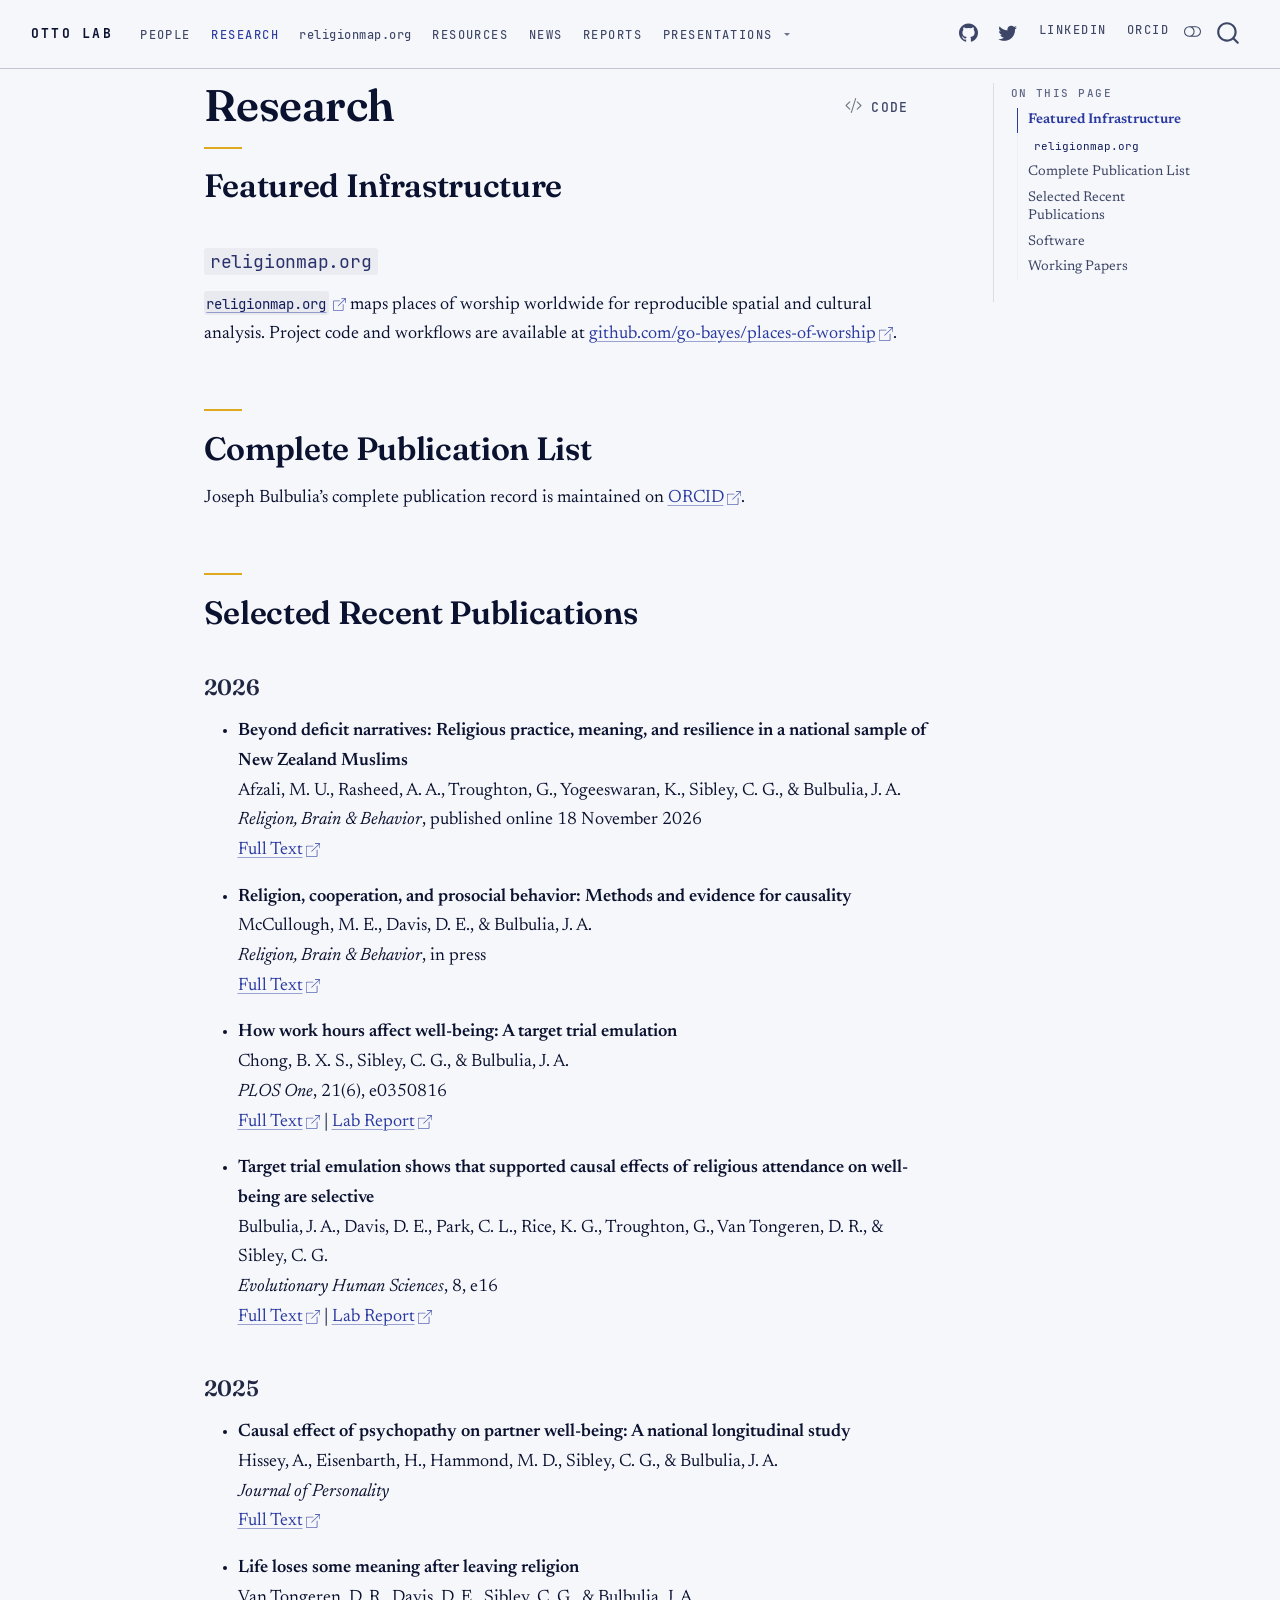
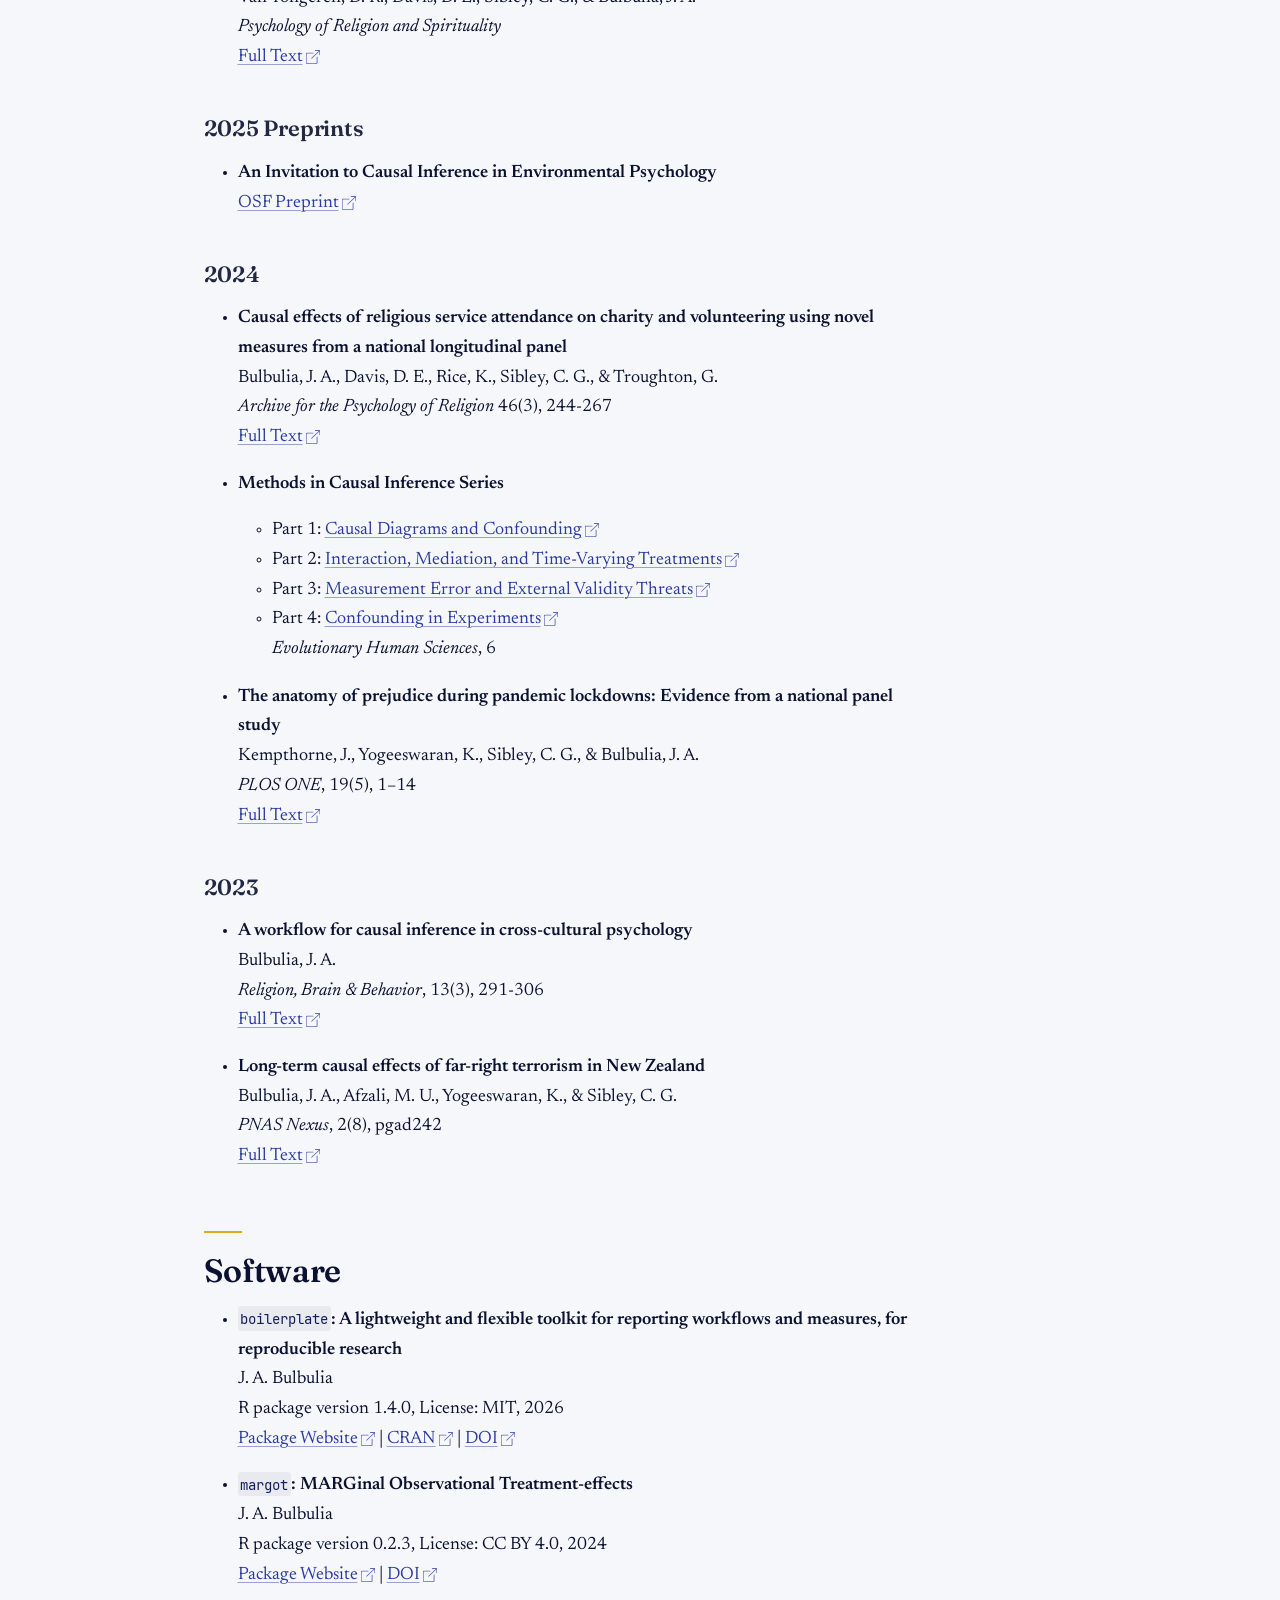
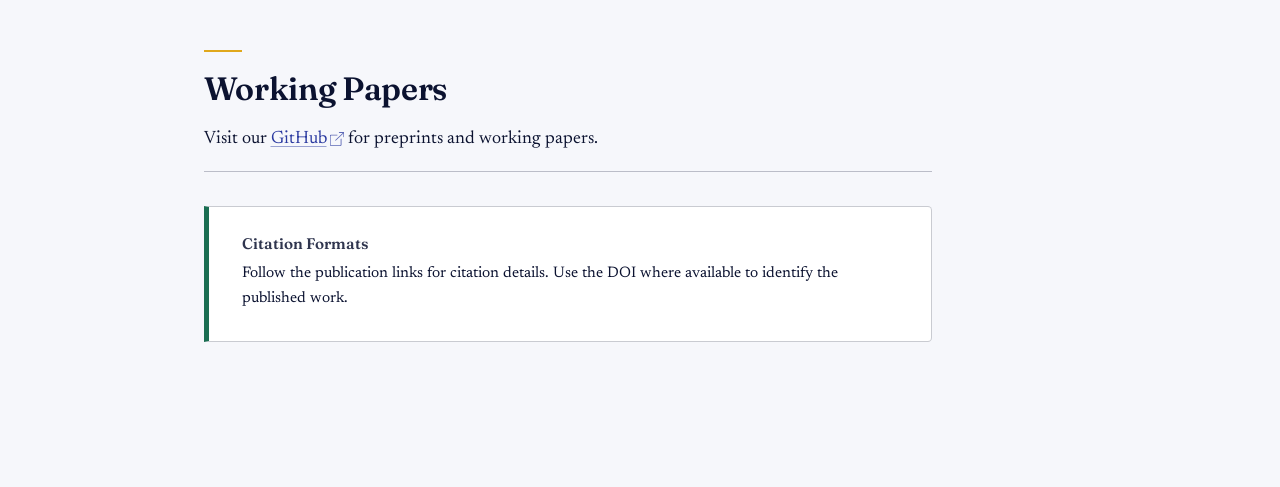
<file: docs/research.html>
<!DOCTYPE html>
<html xmlns="http://www.w3.org/1999/xhtml" lang="en" xml:lang="en"><head>

<meta charset="utf-8">
<meta name="generator" content="quarto-1.11.9">

<meta name="viewport" content="width=device-width, initial-scale=1.0, user-scalable=yes">


<title>Research – OTTO Lab</title>
<style>
/* Default styles provided by pandoc.
** See https://pandoc.org/MANUAL.html#variables-for-html for config info.
*/
span.smallcaps{font-variant: small-caps;}
div.columns{display: flex; gap: 1.5em;}
div.column{flex: auto;}
@media screen {
div.columns{gap: min(4vw, 1.5em);}
div.column{overflow-x: auto;}
}
div.hanging-indent{margin-left: 1.5em; text-indent: -1.5em;}
ul.task-list{list-style: none;}
ul.task-list li input[type="checkbox"] {
  width: 0.8em;
  margin: 0 0.8em 0.2em -1em; /* quarto-specific, see https://github.com/quarto-dev/quarto-cli/issues/4556 */ 
  vertical-align: middle;
}
/* CSS for syntax highlighting */
html { -webkit-text-size-adjust: 100%; }
pre > code.sourceCode { white-space: pre; position: relative; }
pre > code.sourceCode > span { display: inline-block; line-height: 1.25; }
pre > code.sourceCode > span:empty { height: 1.2em; }
.sourceCode { overflow: visible; }
code.sourceCode > span { color: inherit; text-decoration: inherit; }
div.sourceCode { margin: 1em 0; }
pre.sourceCode { margin: 0; }
@media screen {
div.sourceCode { overflow: auto; }
}
@media print {
pre > code.sourceCode { white-space: pre-wrap; }
pre > code.sourceCode > span { text-indent: -5em; padding-left: 5em; }
}
pre.numberSource code
  { counter-reset: source-line 0; }
pre.numberSource code > span
  { position: relative; left: -4em; counter-increment: source-line; }
pre.numberSource code > span > a:first-child::before
  { content: counter(source-line);
    position: relative; left: -1em; text-align: right; vertical-align: baseline;
    border: none; display: inline-block;
    -webkit-touch-callout: none; -webkit-user-select: none;
    -khtml-user-select: none; -moz-user-select: none;
    -ms-user-select: none; user-select: none;
    padding: 0 4px; width: 4em;
  }
pre.numberSource { margin-left: 3em;  padding-left: 4px; }
div.sourceCode
  {   }
@media screen {
pre > code.sourceCode > span > a:first-child::before { text-decoration: underline; }
}
</style>


<script src="site_libs/quarto-nav/quarto-nav.js"></script>
<script src="site_libs/quarto-nav/headroom.min.js"></script>
<script src="site_libs/clipboard/clipboard.min.js"></script>
<script src="site_libs/quarto-search/autocomplete.umd.js"></script>
<script src="site_libs/quarto-search/fuse.min.js"></script>
<script src="site_libs/quarto-search/quarto-search.js"></script>
<meta name="quarto:offset" content="./">
<script src="site_libs/quarto-html/quarto.js" type="module"></script>
<script src="site_libs/quarto-html/tabsets/tabsets.js" type="module"></script>
<script src="site_libs/quarto-html/scrollable-regions/scrollable-regions.js" type="module"></script>
<script src="site_libs/quarto-html/popper.min.js"></script>
<script src="site_libs/quarto-html/tippy.umd.min.js"></script>
<script src="site_libs/quarto-html/anchor.min.js"></script>
<link href="site_libs/quarto-html/tippy.css" rel="stylesheet">
<link href="site_libs/quarto-html/quarto-syntax-highlighting-7b1528b1cba7e9f63f59baa7408a6f56.css" rel="stylesheet" class="quarto-color-scheme" id="quarto-text-highlighting-styles">
<link href="site_libs/quarto-html/quarto-syntax-highlighting-dark-c8cca58254341e41c468761f0045acd0.css" rel="stylesheet" class="quarto-color-scheme quarto-color-alternate" id="quarto-text-highlighting-styles">
<script src="site_libs/bootstrap/bootstrap.min.js"></script>
<link href="site_libs/bootstrap/bootstrap-icons.css" rel="stylesheet">
<link href="site_libs/bootstrap/bootstrap-6d7671dc5a83e9783830cbeec8fb2904.min.css" rel="stylesheet" append-hash="true" class="quarto-color-scheme" id="quarto-bootstrap" data-mode="light">
<link href="site_libs/bootstrap/bootstrap-dark-7ee6e58e6e3f9a698a1252d912e4d36e.min.css" rel="stylesheet" append-hash="true" class="quarto-color-scheme quarto-color-alternate" id="quarto-bootstrap" data-mode="dark">
<script id="quarto-search-options" type="application/json">{
  "location": "navbar",
  "copy-button": false,
  "collapse-after": 3,
  "panel-placement": "end",
  "type": "overlay",
  "limit": 50,
  "keyboard-shortcut": [
    "f",
    "/",
    "s"
  ],
  "show-item-context": false,
  "language": {
    "search-no-results-text": "No results",
    "search-matching-documents-text": "matching documents",
    "search-copy-link-title": "Copy link to search",
    "search-hide-matches-text": "Hide additional matches",
    "search-more-match-text": "more match in this document",
    "search-more-matches-text": "more matches in this document",
    "search-clear-button-title": "Clear",
    "search-text-placeholder": "",
    "search-detached-cancel-button-title": "Cancel",
    "search-submit-button-title": "Submit",
    "search-label": "Search"
  }
}</script>
<style>html{ scroll-behavior: smooth; }</style>


<link rel="stylesheet" href="styles.css">
<meta property="og:title" content="Research – OTTO Lab">
<meta property="og:description" content="Observational Target Trial Operations (OTTO), School of Psychological Sciences, Te Herenga Waka - Victoria University of Wellington">
<meta property="og:site_name" content="OTTO Lab">
<meta property="og:locale" content="en_US">
<meta name="twitter:title" content="Research – OTTO Lab">
<meta name="twitter:description" content="Observational Target Trial Operations (OTTO), School of Psychological Sciences, Te Herenga Waka - Victoria University of Wellington">
<meta name="twitter:creator" content="@prof_joe_">
<meta name="twitter:site" content="@prof_joe_">
<meta name="twitter:card" content="summary_large_image">
</head>

<body class="nav-fixed quarto-dark"><a id="quarto-skip-link" class="visually-hidden-focusable" href="#quarto-document-content">Skip to main content</a><script id="quarto-html-before-body" type="application/javascript">
    const toggleBodyColorMode = (bsSheetEl) => {
      const mode = bsSheetEl.getAttribute("data-mode");
      const bodyEl = window.document.querySelector("body");
      if (mode === "dark") {
        bodyEl.classList.add("quarto-dark");
        bodyEl.classList.remove("quarto-light");
      } else {
        bodyEl.classList.add("quarto-light");
        bodyEl.classList.remove("quarto-dark");
      }
    }
    const toggleBodyColorPrimary = () => {
      const bsSheetEl = window.document.querySelector("link#quarto-bootstrap:not([rel=disabled-stylesheet])");
      if (bsSheetEl) {
        toggleBodyColorMode(bsSheetEl);
      }
    }
    const setColorSchemeToggle = (alternate) => {
      const toggles = window.document.querySelectorAll('.quarto-color-scheme-toggle');
      for (let i=0; i < toggles.length; i++) {
        const toggle = toggles[i];
        if (toggle) {
          toggle.setAttribute("aria-checked", alternate ? "true" : "false");
          if (alternate) {
            toggle.classList.add("alternate");
          } else {
            toggle.classList.remove("alternate");
          }
        }
      }
    };
    const toggleColorMode = (alternate) => {
      // Switch the stylesheets
      const primaryStylesheets = window.document.querySelectorAll('link.quarto-color-scheme:not(.quarto-color-alternate)');
      const alternateStylesheets = window.document.querySelectorAll('link.quarto-color-scheme.quarto-color-alternate');
      manageTransitions('#quarto-margin-sidebar .nav-link', false);
      if (alternate) {
        // note: dark is layered on light, we don't disable primary!
        enableStylesheet(alternateStylesheets);
        for (const sheetNode of alternateStylesheets) {
          if (sheetNode.id === "quarto-bootstrap") {
            toggleBodyColorMode(sheetNode);
          }
        }
      } else {
        disableStylesheet(alternateStylesheets);
        enableStylesheet(primaryStylesheets)
        toggleBodyColorPrimary();
      }
      manageTransitions('#quarto-margin-sidebar .nav-link', true);
      // Switch the toggles
      setColorSchemeToggle(alternate)
    }
    // Hack to workaround the fact that safari doesn't
    // properly recolor the scrollbar when toggling (#1455).
    // Not run on load: stylesheets are set before first paint there, and
    // scrolling would undo the scroll to a URL fragment (#14973).
    // The one pixel nudge keeps the reader where they were.
    const refreshSafariScrollbar = () => {
      if (navigator.userAgent.indexOf('Safari') > 0 && navigator.userAgent.indexOf('Chrome') == -1) {
        manageTransitions("body", false);
        const scrollY = window.scrollY;
        window.scrollTo(0, scrollY > 0 ? scrollY - 1 : 1);
        setTimeout(() => {
          window.scrollTo(0, scrollY);
          manageTransitions("body", true);
        }, 40);
      }
    }
    const disableStylesheet = (stylesheets) => {
      for (let i=0; i < stylesheets.length; i++) {
        const stylesheet = stylesheets[i];
        stylesheet.rel = 'disabled-stylesheet';
      }
    }
    const enableStylesheet = (stylesheets) => {
      for (let i=0; i < stylesheets.length; i++) {
        const stylesheet = stylesheets[i];
        if(stylesheet.rel !== 'stylesheet') { // for Chrome, which will still FOUC without this check
          stylesheet.rel = 'stylesheet';
        }
      }
    }
    const manageTransitions = (selector, allowTransitions) => {
      const els = window.document.querySelectorAll(selector);
      for (let i=0; i < els.length; i++) {
        const el = els[i];
        if (allowTransitions) {
          el.classList.remove('notransition');
        } else {
          el.classList.add('notransition');
        }
      }
    }
    const isFileUrl = () => {
      return window.location.protocol === 'file:';
    }
    const hasAlternateSentinel = () => {
      let styleSentinel = getColorSchemeSentinel();
      if (styleSentinel !== null) {
        return styleSentinel === "alternate";
      } else {
        return false;
      }
    }
    const setStyleSentinel = (alternate) => {
      const value = alternate ? "alternate" : "default";
      if (!isFileUrl()) {
        window.localStorage.setItem("quarto-color-scheme", value);
      } else {
        localAlternateSentinel = value;
      }
    }
    const getColorSchemeSentinel = () => {
      if (!isFileUrl()) {
        const storageValue = window.localStorage.getItem("quarto-color-scheme");
        return storageValue != null ? storageValue : localAlternateSentinel;
      } else {
        return localAlternateSentinel;
      }
    }
    const toggleGiscusIfUsed = (isAlternate, darkModeDefault) => {
      const baseTheme = document.querySelector('#giscus-base-theme')?.value ?? 'light';
      const alternateTheme = document.querySelector('#giscus-alt-theme')?.value ?? 'dark';
      let newTheme = '';
      if(authorPrefersDark) {
        newTheme = isAlternate ? baseTheme : alternateTheme;
      } else {
        newTheme = isAlternate ? alternateTheme : baseTheme;
      }
      const changeGiscusTheme = () => {
        // From: https://github.com/giscus/giscus/issues/336
        const sendMessage = (message) => {
          const iframe = document.querySelector('iframe.giscus-frame');
          if (!iframe) return;
          iframe.contentWindow.postMessage({ giscus: message }, 'https://giscus.app');
        }
        sendMessage({
          setConfig: {
            theme: newTheme
          }
        });
      }
      const isGiscussLoaded = window.document.querySelector('iframe.giscus-frame') !== null;
      if (isGiscussLoaded) {
        changeGiscusTheme();
      }
    };
    const authorPrefersDark = true;
    const queryPrefersDark = window.matchMedia('(prefers-color-scheme: dark)');
    const darkModeDefault = queryPrefersDark.matches;
    let localAlternateSentinel = darkModeDefault ? 'alternate' : 'default';
    // Dark / light mode switch
    window.quartoToggleColorScheme = () => {
      // Read the current dark / light value
      let toAlternate = !hasAlternateSentinel();
      toggleColorMode(toAlternate);
      refreshSafariScrollbar();
      setStyleSentinel(toAlternate);
      toggleGiscusIfUsed(toAlternate, darkModeDefault);
      window.dispatchEvent(new Event('resize'));
    };
    queryPrefersDark.addEventListener("change", e => {
      if(window.localStorage.getItem("quarto-color-scheme") !== null)
        return;
      const alternate = e.matches
      toggleColorMode(alternate);
      refreshSafariScrollbar();
      localAlternateSentinel = e.matches ? 'alternate' : 'default'; // this is used alongside local storage!
      toggleGiscusIfUsed(alternate, darkModeDefault);
    });
    // Switch to dark mode if need be
    if (hasAlternateSentinel()) {
      toggleColorMode(true);
    } else {
      toggleColorMode(false);
    }
  </script>

<div id="quarto-search-results"></div>
  <header id="quarto-header" class="headroom fixed-top">
    <nav class="navbar navbar-expand-xl " data-bs-theme="dark" aria-label="Site">
      <div class="navbar-container container-fluid">
      <div class="navbar-brand-container mx-auto">
    <a class="navbar-brand" href="./index.html">
    <span class="navbar-title">OTTO Lab</span>
    </a>
  </div>
          <button class="navbar-toggler" type="button" data-bs-toggle="collapse" data-bs-target="#navbarCollapse" aria-controls="navbarCollapse" aria-expanded="false" aria-label="Toggle navigation" onclick="if (window.quartoToggleHeadroom) { window.quartoToggleHeadroom(); }">
  <span class="navbar-toggler-icon"></span>
</button>
          <div class="collapse navbar-collapse" id="navbarCollapse">
            <ul class="navbar-nav navbar-nav-scroll me-auto">
  <li class="nav-item">
    <a class="nav-link" href="./team.html"> 
<span class="menu-text">People</span></a>
  </li>  
  <li class="nav-item">
    <a class="nav-link active" href="./research.html" aria-current="page"> 
<span class="menu-text">Research</span></a>
  </li>  
  <li class="nav-item">
    <a class="nav-link" href="https://religionmap.org/"> 
<span class="menu-text">religionmap.org</span></a>
  </li>  
  <li class="nav-item">
    <a class="nav-link" href="./resources.html"> 
<span class="menu-text">Resources</span></a>
  </li>  
  <li class="nav-item">
    <a class="nav-link" href="./news.html"> 
<span class="menu-text">News</span></a>
  </li>  
  <li class="nav-item">
    <a class="nav-link" href="./reports.html"> 
<span class="menu-text">Reports</span></a>
  </li>  
  <li class="nav-item dropdown ">
    <a class="nav-link dropdown-toggle" href="#" id="nav-menu-presentations" role="link" data-bs-toggle="dropdown" aria-expanded="false">
 <span class="menu-text">Presentations</span>
    </a>
    <ul class="dropdown-menu" aria-labelledby="nav-menu-presentations">    
        <li>
    <a class="dropdown-item" href="./presentations.html">
 <span class="dropdown-text">All Presentations</span></a>
  </li>  
        <li><hr class="dropdown-divider"></li>
        <li class="dropdown-header">2025</li>
        <li>
    <a class="dropdown-item" href="./presentations.html#sasp-2025">
 <span class="dropdown-text">SASP: Student Presentations</span></a>
  </li>  
        <li>
    <a class="dropdown-item" href="./presentations.html#apa-bier-2025">
 <span class="dropdown-text">Bier Award Lecture</span></a>
  </li>  
    </ul>
  </li>
</ul>
            <ul class="navbar-nav navbar-nav-scroll ms-auto">
  <li class="nav-item compact">
    <a class="nav-link" href="https://github.com/go-bayes"> <i class="bi bi-github" role="img" aria-label="GitHub">
</i> 
<span class="menu-text"></span></a>
  </li>  
  <li class="nav-item compact">
    <a class="nav-link" href="https://x.com/prof_joe_"> <i class="bi bi-twitter" role="img" aria-label="X (Twitter)">
</i> 
<span class="menu-text"></span></a>
  </li>  
  <li class="nav-item">
    <a class="nav-link" href="https://linkedin.com/in/joseph-bulbulia-1ba5a514"> 
<span class="menu-text">LinkedIn</span></a>
  </li>  
  <li class="nav-item">
    <a class="nav-link" href="https://orcid.org/0000-0002-5861-2056"> 
<span class="menu-text">ORCID</span></a>
  </li>  
</ul>
          </div> <!-- /navcollapse -->
            <div class="quarto-navbar-tools">
  <button type="button" role="switch" aria-checked="false" class="quarto-color-scheme-toggle quarto-navigation-tool  px-1" onclick="window.quartoToggleColorScheme(); return false;" title="Toggle dark mode" aria-label="Toggle dark mode"><i class="bi"></i></button>
</div>
            <div id="quarto-search" class="" title="Search"></div>
      </div> <!-- /container-fluid -->
    </nav>
</header>
<!-- content -->
<div id="quarto-content" class="quarto-container page-columns page-rows-contents page-layout-article page-navbar">
<!-- sidebar -->
<!-- margin-sidebar -->
    <div id="quarto-margin-sidebar" class="sidebar margin-sidebar">
        <nav id="TOC" role="doc-toc" aria-labelledby="toc-title" class="toc-active">
    <h2 id="toc-title">On this page</h2>
   
  <ul>
  <li><a href="#featured-infrastructure" id="toc-featured-infrastructure" class="nav-link active" data-scroll-target="#featured-infrastructure">Featured Infrastructure</a>
  <ul class="collapse">
  <li><a href="#religionmap.org" id="toc-religionmap.org" class="nav-link" data-scroll-target="#religionmap.org"><code>religionmap.org</code></a></li>
  </ul></li>
  <li><a href="#complete-publication-list" id="toc-complete-publication-list" class="nav-link" data-scroll-target="#complete-publication-list">Complete Publication List</a></li>
  <li><a href="#selected-recent-publications" id="toc-selected-recent-publications" class="nav-link" data-scroll-target="#selected-recent-publications">Selected Recent Publications</a>
  <ul class="collapse">
  <li><a href="#section" id="toc-section" class="nav-link" data-scroll-target="#section">2026</a></li>
  <li><a href="#section-1" id="toc-section-1" class="nav-link" data-scroll-target="#section-1">2025</a></li>
  <li><a href="#preprints" id="toc-preprints" class="nav-link" data-scroll-target="#preprints">2025 Preprints</a></li>
  <li><a href="#section-2" id="toc-section-2" class="nav-link" data-scroll-target="#section-2">2024</a></li>
  <li><a href="#section-3" id="toc-section-3" class="nav-link" data-scroll-target="#section-3">2023</a></li>
  </ul></li>
  <li><a href="#software" id="toc-software" class="nav-link" data-scroll-target="#software">Software</a></li>
  <li><a href="#working-papers" id="toc-working-papers" class="nav-link" data-scroll-target="#working-papers">Working Papers</a></li>
  </ul>
</nav>
    </div>
<!-- main -->
<main class="content" id="quarto-document-content" tabindex="-1">


<header id="title-block-header" class="quarto-title-block default">
<div class="quarto-title">
<div class="quarto-title-block"><div><h1 class="title">Research</h1><button type="button" class="btn code-tools-button" id="quarto-code-tools-source"><i class="bi"></i> Code</button></div></div>
</div>



<div class="quarto-title-meta">

    
  
    
  </div>
  


</header>


<section id="featured-infrastructure" class="level2">
<h2 class="anchored" data-anchor-id="featured-infrastructure">Featured Infrastructure</h2>
<section id="religionmap.org" class="level3">
<h3 class="anchored" data-anchor-id="religionmap.org"><code>religionmap.org</code></h3>
<p><a href="https://religionmap.org/"><code>religionmap.org</code></a> maps places of worship worldwide for reproducible spatial and cultural analysis. Project code and workflows are available at <a href="https://github.com/go-bayes/places-of-worship">github.com/go-bayes/places-of-worship</a>.</p>
</section>
</section>
<section id="complete-publication-list" class="level2">
<h2 class="anchored" data-anchor-id="complete-publication-list">Complete Publication List</h2>
<p>Joseph Bulbulia’s complete publication record is maintained on <a href="https://orcid.org/0000-0002-5861-2056">ORCID</a>.</p>
</section>
<section id="selected-recent-publications" class="level2">
<h2 class="anchored" data-anchor-id="selected-recent-publications">Selected Recent Publications</h2>
<section id="section" class="level3">
<h3 class="anchored" data-anchor-id="section">2026</h3>
<ul>
<li><p><strong>Beyond deficit narratives: Religious practice, meaning, and resilience in a national sample of New Zealand Muslims</strong><br>
Afzali, M. U., Rasheed, A. A., Troughton, G., Yogeeswaran, K., Sibley, C. G., &amp; Bulbulia, J. A.<br>
<em>Religion, Brain &amp; Behavior</em>, published online 18 November 2026<br>
<a href="https://doi.org/10.1080/2153599X.2026.2645568">Full Text</a></p></li>
<li><p><strong>Religion, cooperation, and prosocial behavior: Methods and evidence for causality</strong><br>
McCullough, M. E., Davis, D. E., &amp; Bulbulia, J. A.<br>
<em>Religion, Brain &amp; Behavior</em>, in press<br>
<a href="https://doi.org/10.1080/2153599X.2026.2695639">Full Text</a></p></li>
<li><p><strong>How work hours affect well-being: A target trial emulation</strong><br>
Chong, B. X. S., Sibley, C. G., &amp; Bulbulia, J. A.<br>
<em>PLOS One</em>, 21(6), e0350816<br>
<a href="https://doi.org/10.1371/journal.pone.0350816">Full Text</a> | <a href="./reports/work-hours-wellbeing.html">Lab Report</a></p></li>
<li><p><strong>Target trial emulation shows that supported causal effects of religious attendance on well-being are selective</strong><br>
Bulbulia, J. A., Davis, D. E., Park, C. L., Rice, K. G., Troughton, G., Van Tongeren, D. R., &amp; Sibley, C. G.<br>
<em>Evolutionary Human Sciences</em>, 8, e16<br>
<a href="https://doi.org/10.1017/ehs.2026.10043">Full Text</a> | <a href="./reports/religious-attendance-wellbeing.html">Lab Report</a></p></li>
</ul>
</section>
<section id="section-1" class="level3">
<h3 class="anchored" data-anchor-id="section-1">2025</h3>
<ul>
<li><p><strong>Causal effect of psychopathy on partner well-being: A national longitudinal study</strong><br>
Hissey, A., Eisenbarth, H., Hammond, M. D., Sibley, C. G., &amp; Bulbulia, J. A.<br>
<em>Journal of Personality</em><br>
<a href="https://doi.org/10.1111/jopy.70042">Full Text</a></p></li>
<li><p><strong>Life loses some meaning after leaving religion</strong><br>
Van Tongeren, D. R., Davis, D. E., Sibley, C. G., &amp; Bulbulia, J. A.<br>
<em>Psychology of Religion and Spirituality</em><br>
<a href="https://psycnet.apa.org/record/2026-71076-001">Full Text</a></p></li>
</ul>
</section>
<section id="preprints" class="level3">
<h3 class="anchored" data-anchor-id="preprints">2025 Preprints</h3>
<ul>
<li><strong>An Invitation to Causal Inference in Environmental Psychology</strong><br>
<a href="https://osf.io/preprints/psyarxiv/tbjx8_v1">OSF Preprint</a></li>
</ul>
</section>
<section id="section-2" class="level3">
<h3 class="anchored" data-anchor-id="section-2">2024</h3>
<ul>
<li><p><strong>Causal effects of religious service attendance on charity and volunteering using novel measures from a national longitudinal panel</strong><br>
Bulbulia, J. A., Davis, D. E., Rice, K., Sibley, C. G., &amp; Troughton, G.<br>
<em>Archive for the Psychology of Religion</em> 46(3), 244-267<br>
<a href="https://journals.sagepub.com/doi/full/10.1177/00846724241302810">Full Text</a></p></li>
<li><p><strong>Methods in Causal Inference Series</strong></p>
<ul>
<li>Part 1: <a href="https://doi.org/10.1017/ehs.2024.35">Causal Diagrams and Confounding</a></li>
<li>Part 2: <a href="https://doi.org/10.1017/ehs.2024.32">Interaction, Mediation, and Time-Varying Treatments</a><br>
</li>
<li>Part 3: <a href="https://doi.org/10.1017/ehs.2024.33">Measurement Error and External Validity Threats</a></li>
<li>Part 4: <a href="https://doi.org/10.1017/ehs.2024.34">Confounding in Experiments</a><br>
<em>Evolutionary Human Sciences</em>, 6</li>
</ul></li>
<li><p><strong>The anatomy of prejudice during pandemic lockdowns: Evidence from a national panel study</strong><br>
Kempthorne, J., Yogeeswaran, K., Sibley, C. G., &amp; Bulbulia, J. A.<br>
<em>PLOS ONE</em>, 19(5), 1–14<br>
<a href="https://doi.org/10.1371/journal.pone.0303845">Full Text</a></p></li>
</ul>
</section>
<section id="section-3" class="level3">
<h3 class="anchored" data-anchor-id="section-3">2023</h3>
<ul>
<li><p><strong>A workflow for causal inference in cross-cultural psychology</strong><br>
Bulbulia, J. A.<br>
<em>Religion, Brain &amp; Behavior</em>, 13(3), 291-306<br>
<a href="https://doi.org/10.1080/2153599X.2022.2070245">Full Text</a></p></li>
<li><p><strong>Long-term causal effects of far-right terrorism in New Zealand</strong><br>
Bulbulia, J. A., Afzali, M. U., Yogeeswaran, K., &amp; Sibley, C. G.<br>
<em>PNAS Nexus</em>, 2(8), pgad242<br>
<a href="https://academic.oup.com/pnasnexus/article-lookup/doi/10.1093/pnasnexus/pgad242">Full Text</a></p></li>
</ul>
</section>
</section>
<section id="software" class="level2">
<h2 class="anchored" data-anchor-id="software">Software</h2>
<ul>
<li><p><strong><code>boilerplate</code>: A lightweight and flexible toolkit for reporting workflows and measures, for reproducible research</strong><br>
J. A. Bulbulia<br>
R package version 1.4.0, License: MIT, 2026<br>
<a href="https://go-bayes.github.io/boilerplate/">Package Website</a> | <a href="https://CRAN.R-project.org/package=boilerplate">CRAN</a> | <a href="https://doi.org/10.5281/zenodo.13370825">DOI</a></p></li>
<li><p><strong><code>margot</code>: MARGinal Observational Treatment-effects</strong><br>
J. A. Bulbulia<br>
R package version 0.2.3, License: CC BY 4.0, 2024<br>
<a href="https://go-bayes.github.io/margot/">Package Website</a> | <a href="https://doi.org/10.5281/zenodo.10907724">DOI</a></p></li>
</ul>
</section>
<section id="working-papers" class="level2">
<h2 class="anchored" data-anchor-id="working-papers">Working Papers</h2>
<p>Visit our <a href="https://github.com/go-bayes">GitHub</a> for preprints and working papers.</p>
<hr>
<div class="callout callout-style-default callout-tip callout-titled">
<div class="callout-header d-flex align-content-center">
<div class="callout-icon-container">
<i class="callout-icon"></i>
</div>
<div class="callout-title-container flex-fill">
<span class="screen-reader-only">Tip</span>Citation Formats
</div>
</div>
<div class="callout-body-container callout-body">
<p>Follow the publication links for citation details. Use the DOI where available to identify the published work.</p>
</div>
</div>


<!-- -->

</section>

</main> <!-- /main -->
<script id="quarto-html-after-body" type="application/javascript">
  window.document.addEventListener("DOMContentLoaded", function (event) {
    // Ensure there is a toggle, if there isn't float one in the top right
    if (window.document.querySelector('.quarto-color-scheme-toggle') === null) {
      const toggle = window.document.createElement('button');
      toggle.type = "button";
      toggle.setAttribute("role", "switch");
      toggle.setAttribute("aria-checked", "false");
      toggle.classList.add('top-right');
      toggle.classList.add('quarto-color-scheme-toggle');
      toggle.setAttribute("aria-label", "Toggle dark mode");
      toggle.onclick = function() { try { window.quartoToggleColorScheme(); } catch {} return false; };
      const i = window.document.createElement("i");
      i.classList.add('bi');
      toggle.appendChild(i);
      // Put the toggle in a landmark of its own, so that landmark navigation
      // can reach it.
      //
      // The container is always a fresh direct child of body, and the toggle is
      // never moved into page furniture that the theme or the author controls.
      // The toggle is positioned against the page, so any ancestor that
      // establishes a containing block captures it: a positioned element or a
      // grid for position: absolute, and transform, filter, will-change or
      // contain for position: fixed. A direct child of body has none of these
      // to inherit, and the shift when one appears is silent and visual.
      //
      // ARIA says a document should have at most one banner, and axe reports a
      // duplicate whether or not the banners carry distinct labels. So use a
      // header when the page has no banner yet, and a named region otherwise.
      //
      // A header is a banner wherever it sits, unless it is inside sectioning
      // content, so this cannot just look at the children of body: a custom
      // page layout wraps the title block header in a plain div. An explicit
      // role="banner" always counts.
      const sectioning = 'article, aside, main, nav, section, [role="article"], [role="complementary"], [role="main"], [role="navigation"], [role="region"]';
      const hasBanner = Array.from(
        window.document.querySelectorAll('header:not([role]), [role="banner"]')
      ).some(function(el) {
        return el.hasAttribute("role") || el.closest(sectioning) === null;
      });
      const container = window.document.createElement(hasBanner ? "div" : "header");
      if (hasBanner) {
        container.setAttribute("role", "region");
        container.setAttribute("aria-label", "Toggle dark mode");
      }
      container.classList.add('quarto-color-scheme-toggle-container');
      container.appendChild(toggle);
      window.document.body.appendChild(container);
    }
    setColorSchemeToggle(hasAlternateSentinel())
    const icon = "";
    const anchorJS = new window.AnchorJS();
    anchorJS.options = {
      placement: 'right',
      icon: icon
    };
    anchorJS.add('.anchored');
    const isCodeAnnotation = (el) => {
      for (const clz of el.classList) {
        if (clz.startsWith('code-annotation-')) {                     
          return true;
        }
      }
      return false;
    }
    const onCopySuccess = function(e) {
      // button target
      const button = e.trigger;
      // don't keep focus
      button.blur();
      // flash "checked"
      button.classList.add('code-copy-button-checked');
      var currentTitle = button.getAttribute("title");
      button.setAttribute("title", "Copied!");
      let tooltip;
      if (window.bootstrap) {
        button.setAttribute("data-bs-toggle", "tooltip");
        button.setAttribute("data-bs-placement", "left");
        button.setAttribute("data-bs-title", "Copied!");
        tooltip = new bootstrap.Tooltip(button, 
          { trigger: "manual", 
            customClass: "code-copy-button-tooltip",
            offset: [0, -8]});
        tooltip.show();    
      }
      setTimeout(function() {
        if (tooltip) {
          tooltip.hide();
          button.removeAttribute("data-bs-title");
          button.removeAttribute("data-bs-toggle");
          button.removeAttribute("data-bs-placement");
        }
        button.setAttribute("title", currentTitle);
        button.classList.remove('code-copy-button-checked');
      }, 1000);
      // clear code selection
      e.clearSelection();
    }
    const getTextToCopy = function(trigger) {
      const outerScaffold = trigger.parentElement.cloneNode(true);
      const codeEl = outerScaffold.querySelector('code');
      for (const childEl of codeEl.children) {
        if (isCodeAnnotation(childEl)) {
          childEl.remove();
        }
      }
      return codeEl.innerText;
    }
    const clipboard = new window.ClipboardJS('.code-copy-button:not([data-in-quarto-modal])', {
      text: getTextToCopy
    });
    clipboard.on('success', onCopySuccess);
    if (window.document.getElementById('quarto-embedded-source-code-modal')) {
      const clipboardModal = new window.ClipboardJS('.code-copy-button[data-in-quarto-modal]', {
        text: getTextToCopy,
        container: window.document.getElementById('quarto-embedded-source-code-modal')
      });
      clipboardModal.on('success', onCopySuccess);
    }
    const viewSource = window.document.getElementById('quarto-view-source') ||
                       window.document.getElementById('quarto-code-tools-source');
    if (viewSource) {
      const sourceUrl = viewSource.getAttribute("data-quarto-source-url");
      viewSource.addEventListener("click", function(e) {
        if (sourceUrl) {
          // rstudio viewer pane
          if (/\bcapabilities=\b/.test(window.location)) {
            window.open(sourceUrl);
          } else {
            window.location.href = sourceUrl;
          }
        } else {
          const modal = new bootstrap.Modal(document.getElementById('quarto-embedded-source-code-modal'));
          modal.show();
        }
        return false;
      });
    }
    function toggleCodeHandler(show) {
      return function(e) {
        const cellDetails = window.document.querySelectorAll(".cell details.code-fold");
        for (let i=0; i<cellDetails.length; i++) {
          const details = cellDetails[i];
          if (show) {
            details.open = true;
          } else {
            details.removeAttribute("open");
          }
        }
        const cellCodeDivs = window.document.querySelectorAll(".cell div.sourceCode.cell-code");
        const fromCls = show ? "hidden" : "unhidden";
        const toCls = show ? "unhidden" : "hidden";
        for (let i=0; i<cellCodeDivs.length; i++) {
          const codeDiv = cellCodeDivs[i];
          if (codeDiv.classList.contains(fromCls)) {
            codeDiv.classList.remove(fromCls);
            codeDiv.classList.add(toCls);
          } 
        }
        return false;
      }
    }
    const hideAllCode = window.document.getElementById("quarto-hide-all-code");
    if (hideAllCode) {
      hideAllCode.addEventListener("click", toggleCodeHandler(false));
    }
    const showAllCode = window.document.getElementById("quarto-show-all-code");
    if (showAllCode) {
      showAllCode.addEventListener("click", toggleCodeHandler(true));
    }
      var localhostRegex = new RegExp(/^(?:http|https):\/\/localhost\:?[0-9]*\//);
      var mailtoRegex = new RegExp(/^mailto:/);
        var filterRegex = new RegExp("https:\/\/ottolab\.nz\/");
      const newWindowLabel = "(opens in a new tab)";
      const newWindowNoteId = "quarto-ext-newwindow-label";
      // Links reference one hidden label through aria-describedby, so the
      // announcement never changes their accessible name.
      var describeNewWindow = (link) => {
        if (!window.document.getElementById(newWindowNoteId)) {
          var newWindowNote = window.document.createElement("span");
          newWindowNote.id = newWindowNoteId;
          newWindowNote.hidden = true;
          newWindowNote.textContent = newWindowLabel;
          window.document.body.appendChild(newWindowNote);
        }
        var describedBy = (link.getAttribute("aria-describedby") || "").split(/\s+/).filter(Boolean);
        if (!describedBy.includes(newWindowNoteId)) {
          describedBy.push(newWindowNoteId);
          link.setAttribute("aria-describedby", describedBy.join(" "));
        }
      }
      var isInternal = (href) => {
          return filterRegex.test(href) || localhostRegex.test(href) || mailtoRegex.test(href);
      }
      // Inspect non-navigation links and adorn them if external
      window.quartoDecorateExternalLinks = function (root) {
     var links = (root || window.document).querySelectorAll('a[href]:not(.nav-link):not(.navbar-brand):not(.toc-action):not(.sidebar-link):not(.sidebar-item-toggle):not(.pagination-link):not(.no-external):not([aria-hidden]):not(.dropdown-item):not(.quarto-navigation-tool):not(.about-link)');
      for (var i=0; i<links.length; i++) {
        const link = links[i];
        if (!isInternal(link.href)) {
          // undo the damage that might have been done by quarto-nav.js in the case of
          // links that we want to consider external
          if (link.dataset.originalHref !== undefined) {
            link.href = link.dataset.originalHref;
          }
            // target, if specified
            link.setAttribute("target", "_blank");
            if (link.getAttribute("rel") === null) {
              link.setAttribute("rel", "noopener");
            }
            describeNewWindow(link);
          if (!link.classList.contains('no-external-icon')) {
            // default icon
            link.classList.add("external");
          }
        }
      }
      };
      window.quartoDecorateExternalLinks(window.document);
    // Esc closes the popup (WCAG 1.4.13) and focus leaving both trigger and
    // popup closes it (WCAG 2.4.11); tippy handles neither for interactive popups.
    const hideOnEscAndFocusOut = {
      name: 'hideOnEscAndFocusOut',
      defaultValue: true,
      fn(instance) {
        const dismiss = () => {
          // A show scheduled by the trigger delay would otherwise reopen it
          instance.clearDelayTimeouts();
          instance.hide();
        };
        const onKeyDown = (event) => {
          if (event.key !== 'Escape') {
            return;
          }
          // Keep Esc from also reaching page handlers (e.g. reveal.js overview),
          // except an open reveal.js slide menu, which Esc should close too.
          // The menu handles keys only when its keyboard option is on.
          const menuHandlesEsc = window.Reveal?.getPlugin?.('menu')?.isOpen() &&
            window.Reveal.getConfig().menu?.keyboard !== false;
          if (!menuHandlesEsc) {
            event.stopPropagation();
          }
          if (instance.popper.contains(window.document.activeElement)) {
            // Disabled while refocusing so the focus trigger does not reopen it
            instance.disable();
            instance.reference.focus();
            instance.enable();
          }
          dismiss();
        };
        const onFocusOut = (event) => {
          const target = event.relatedTarget;
          if (target && !instance.reference.contains(target) &&
              !instance.popper.contains(target)) {
            dismiss();
          }
        };
        // On the trigger too: a click trigger (code-annotations: select) has no
        // blur handling. Attached for the instance's lifetime so leaving the
        // trigger also cancels a show still pending on the trigger delay.
        instance.reference.addEventListener('focusout', onFocusOut);
        return {
          onShow() {
            window.document.addEventListener('keydown', onKeyDown, true);
            instance.popper.addEventListener('focusout', onFocusOut);
          },
          onHide() {
            window.document.removeEventListener('keydown', onKeyDown, true);
            instance.popper.removeEventListener('focusout', onFocusOut);
          },
          onDestroy() {
            instance.reference.removeEventListener('focusout', onFocusOut);
          },
        };
      },
    };
    function tippyHover(el, contentFn, onTriggerFn, onUntriggerFn) {
      const config = {
        allowHTML: true,
        maxWidth: 500,
        delay: 100,
        arrow: false,
        appendTo: function(el) {
            return el.parentElement;
        },
        interactive: true,
        interactiveBorder: 10,
        theme: 'quarto',
        placement: 'bottom-start',
        plugins: [hideOnEscAndFocusOut],
      };
      if (contentFn) {
        config.content = contentFn;
      }
      if (onTriggerFn) {
        config.onTrigger = onTriggerFn;
      }
      if (onUntriggerFn) {
        config.onUntrigger = onUntriggerFn;
      }
      window.tippy(el, config); 
    }
    const noterefs = window.document.querySelectorAll('a[role="doc-noteref"]');
    for (var i=0; i<noterefs.length; i++) {
      const ref = noterefs[i];
      tippyHover(ref, function() {
        // use id or data attribute instead here
        let href = ref.getAttribute('data-footnote-href') || ref.getAttribute('href');
        try { href = new URL(href).hash; } catch {}
        const id = href.replace(/^#\/?/, "");
        const note = window.document.getElementById(id);
        if (note) {
          return note.innerHTML;
        } else {
          return "";
        }
      });
    }
    const xrefs = window.document.querySelectorAll('a.quarto-xref');
    const processXRef = (id, note) => {
      // Strip column container classes
      const stripColumnClz = (el) => {
        el.classList.remove("page-full", "page-columns");
        if (el.children) {
          for (const child of el.children) {
            stripColumnClz(child);
          }
        }
      }
      stripColumnClz(note)
      if (id === null || id.startsWith('sec-')) {
        // Special case sections, only their first couple elements
        const container = document.createElement("div");
        if (note.children && note.children.length > 2) {
          container.appendChild(note.children[0].cloneNode(true));
          for (let i = 1; i < note.children.length; i++) {
            const child = note.children[i];
            if (child.tagName === "P" && child.innerText === "") {
              continue;
            } else {
              container.appendChild(child.cloneNode(true));
              break;
            }
          }
          if (window.Quarto?.typesetMath) {
            window.Quarto.typesetMath(container);
          }
          return container.innerHTML
        } else {
          if (window.Quarto?.typesetMath) {
            window.Quarto.typesetMath(note);
          }
          return note.innerHTML;
        }
      } else {
        // Remove any anchor links if they are present
        const anchorLink = note.querySelector('a.anchorjs-link');
        if (anchorLink) {
          anchorLink.remove();
        }
        if (window.Quarto?.typesetMath) {
          window.Quarto.typesetMath(note);
        }
        if (note.classList.contains("callout")) {
          return note.outerHTML;
        } else {
          return note.innerHTML;
        }
      }
    }
    for (var i=0; i<xrefs.length; i++) {
      const xref = xrefs[i];
      tippyHover(xref, undefined, function(instance) {
        instance.disable();
        let url = xref.getAttribute('href');
        let hash = undefined; 
        if (url.startsWith('#')) {
          hash = url;
        } else {
          try { hash = new URL(url).hash; } catch {}
        }
        if (hash) {
          const id = hash.replace(/^#\/?/, "");
          const note = window.document.getElementById(id);
          if (note !== null) {
            try {
              const html = processXRef(id, note.cloneNode(true));
              instance.setContent(html);
            } finally {
              instance.enable();
              instance.show();
            }
          } else {
            // See if we can fetch this
            fetch(url.split('#')[0])
            .then(res => res.text())
            .then(html => {
              const parser = new DOMParser();
              const htmlDoc = parser.parseFromString(html, "text/html");
              const note = htmlDoc.getElementById(id);
              if (note !== null) {
                const html = processXRef(id, note);
                instance.setContent(html);
              } 
            }).finally(() => {
              instance.enable();
              instance.show();
            });
          }
        } else {
          // See if we can fetch a full url (with no hash to target)
          // This is a special case and we should probably do some content thinning / targeting
          fetch(url)
          .then(res => res.text())
          .then(html => {
            const parser = new DOMParser();
            const htmlDoc = parser.parseFromString(html, "text/html");
            const note = htmlDoc.querySelector('main.content');
            if (note !== null) {
              // This should only happen for chapter cross references
              // (since there is no id in the URL)
              // remove the first header
              if (note.children.length > 0 && note.children[0].tagName === "HEADER") {
                note.children[0].remove();
              }
              const html = processXRef(null, note);
              instance.setContent(html);
            } 
          }).finally(() => {
            instance.enable();
            instance.show();
          });
        }
      }, function(instance) {
      });
    }
        let selectedAnnoteEl;
        const selectorForAnnotation = ( cell, annotation) => {
          let cellAttr = 'data-code-cell="' + cell + '"';
          let lineAttr = 'data-code-annotation="' +  annotation + '"';
          const selector = 'span[' + cellAttr + '][' + lineAttr + ']';
          return selector;
        }
        const selectCodeLines = (annoteEl) => {
          const doc = window.document;
          const targetCell = annoteEl.getAttribute("data-target-cell");
          const targetAnnotation = annoteEl.getAttribute("data-target-annotation");
          const annoteSpan = window.document.querySelector(selectorForAnnotation(targetCell, targetAnnotation));
          const lines = annoteSpan.getAttribute("data-code-lines").split(",");
          const lineIds = lines.map((line) => {
            return targetCell + "-" + line;
          })
          // Each band is positioned against its own containing block, which is
          // not the offsetParent of the lines, so place it from client rects.
          const placeBand = (band, firstEl, lastEl, codeBlock) => {
            const container = band.offsetParent;
            if (container === null) {
              return;
            }
            const containerRect = container.getBoundingClientRect();
            // Reveal.js scales slides with a transform, so convert client
            // pixels back to the CSS pixels of the container.
            const scale = containerRect.height / container.offsetHeight || 1;
            const firstRect = firstEl.getBoundingClientRect();
            const lastRect = lastEl.getBoundingClientRect();
            const top = (firstRect.top - containerRect.top) / scale - container.clientTop + container.scrollTop;
            const height = (lastRect.bottom - firstRect.top) / scale;
            band.style.top = top - 2 + "px";
            band.style.height = height + 4 + "px";
            if (codeBlock) {
              // Without the copy button wrapper, the containing block is wider
              // than the code block, so span the code block explicitly.
              const blockRect = codeBlock.getBoundingClientRect();
              band.style.left = (blockRect.left - containerRect.left) / scale - container.clientLeft + container.scrollLeft + "px";
              band.style.width = blockRect.width / scale + "px";
            }
          };
          if (lineIds.length > 0) {
            const el = window.document.getElementById(lineIds[0]);
            const lastEl = window.document.getElementById(lineIds[lineIds.length - 1]);
            const parent = el.parentElement.parentElement;
            // cook up a div (if necessary) and position it
            let div = window.document.getElementById("code-annotation-line-highlight");
            if (div === null) {
              div = window.document.createElement("div");
              div.setAttribute("id", "code-annotation-line-highlight");
              div.style.position = 'absolute';
              parent.appendChild(div);
            }
            placeBand(div, el, lastEl, parent.closest("div.sourceCode") || parent);
            let gutterDiv = window.document.getElementById("code-annotation-line-highlight-gutter");
            if (gutterDiv === null) {
              gutterDiv = window.document.createElement("div");
              gutterDiv.setAttribute("id", "code-annotation-line-highlight-gutter");
              gutterDiv.style.position = 'absolute';
              const codeCell = window.document.getElementById(targetCell);
              const gutter = codeCell.querySelector('.code-annotation-gutter');
              gutter.appendChild(gutterDiv);
            }
            placeBand(gutterDiv, el, lastEl);
            selectedAnnoteEl = annoteEl;
          }
        };
        const unselectCodeLines = () => {
          const elementsIds = ["code-annotation-line-highlight", "code-annotation-line-highlight-gutter"];
          elementsIds.forEach((elId) => {
            const div = window.document.getElementById(elId);
            if (div) {
              div.remove();
            }
          });
          selectedAnnoteEl = undefined;
        };
          // Handle positioning of the toggle
      window.addEventListener(
        "resize",
        throttle(() => {
          elRect = undefined;
          if (selectedAnnoteEl) {
            selectCodeLines(selectedAnnoteEl);
          }
        }, 10)
      );
      function throttle(fn, ms) {
      let throttle = false;
      let timer;
        return (...args) => {
          if(!throttle) { // first call gets through
              fn.apply(this, args);
              throttle = true;
          } else { // all the others get throttled
              if(timer) clearTimeout(timer); // cancel #2
              timer = setTimeout(() => {
                fn.apply(this, args);
                timer = throttle = false;
              }, ms);
          }
        };
      }
        // Attach click handler to the DT
        const annoteDls = window.document.querySelectorAll('dt[data-target-cell]');
        for (const annoteDlNode of annoteDls) {
          annoteDlNode.addEventListener('click', (event) => {
            const clickedEl = event.target;
            if (clickedEl !== selectedAnnoteEl) {
              unselectCodeLines();
              const activeEl = window.document.querySelector('dt[data-target-cell].code-annotation-active');
              if (activeEl) {
                activeEl.classList.remove('code-annotation-active');
              }
              selectCodeLines(clickedEl);
              clickedEl.classList.add('code-annotation-active');
            } else {
              // Unselect the line
              unselectCodeLines();
              clickedEl.classList.remove('code-annotation-active');
            }
          });
        }
    const findCites = (el) => {
      const parentEl = el.parentElement;
      if (parentEl) {
        const cites = parentEl.dataset.cites;
        if (cites) {
          return {
            el,
            cites: cites.split(' ')
          };
        } else {
          return findCites(el.parentElement)
        }
      } else {
        return undefined;
      }
    };
    var bibliorefs = window.document.querySelectorAll('a[role="doc-biblioref"]');
    for (var i=0; i<bibliorefs.length; i++) {
      const ref = bibliorefs[i];
      const citeInfo = findCites(ref);
      if (citeInfo) {
        tippyHover(citeInfo.el, function() {
          var popup = window.document.createElement('div');
          citeInfo.cites.forEach(function(cite) {
            var citeDiv = window.document.createElement('div');
            citeDiv.classList.add('hanging-indent');
            citeDiv.classList.add('csl-entry');
            var biblioDiv = window.document.getElementById('ref-' + cite);
            if (biblioDiv) {
              citeDiv.innerHTML = biblioDiv.innerHTML;
            }
            popup.appendChild(citeDiv);
          });
          return popup.innerHTML;
        });
      }
    }
  });
  </script>
  <script type="application/javascript">
  window.quartoScrollableRegionsLabels = {"code":"Scrollable code","output":"Scrollable output"};
  </script><div class="modal fade" id="quarto-embedded-source-code-modal" tabindex="-1" aria-labelledby="quarto-embedded-source-code-modal-label" aria-hidden="true"><div class="modal-dialog modal-dialog-scrollable"><div class="modal-content"><div class="modal-header"><h5 class="modal-title" id="quarto-embedded-source-code-modal-label">Source Code</h5><button class="btn-close" data-bs-dismiss="modal"></button></div><div class="modal-body"><div class="">
<div class="code-copy-outer-scaffold"><div class="sourceCode" id="cb1" data-shortcodes="false"><pre class="sourceCode markdown code-with-copy"><code class="sourceCode markdown"><span id="cb1-1"><a href="#cb1-1" aria-hidden="true" tabindex="-1"></a><span class="co">---</span></span>
<span id="cb1-2"><a href="#cb1-2" aria-hidden="true" tabindex="-1"></a><span class="an">title:</span><span class="co"> "Research"</span></span>
<span id="cb1-3"><a href="#cb1-3" aria-hidden="true" tabindex="-1"></a><span class="co">---</span></span>
<span id="cb1-4"><a href="#cb1-4" aria-hidden="true" tabindex="-1"></a></span>
<span id="cb1-5"><a href="#cb1-5" aria-hidden="true" tabindex="-1"></a><span class="fu">## Featured Infrastructure</span></span>
<span id="cb1-6"><a href="#cb1-6" aria-hidden="true" tabindex="-1"></a></span>
<span id="cb1-7"><a href="#cb1-7" aria-hidden="true" tabindex="-1"></a><span class="fu">### `religionmap.org`</span></span>
<span id="cb1-8"><a href="#cb1-8" aria-hidden="true" tabindex="-1"></a></span>
<span id="cb1-9"><a href="#cb1-9" aria-hidden="true" tabindex="-1"></a><span class="co">[</span><span class="ot">`religionmap.org`</span><span class="co">](https://religionmap.org/)</span> maps places of worship worldwide for reproducible spatial and cultural analysis. Project code and workflows are available at <span class="co">[</span><span class="ot">github.com/go-bayes/places-of-worship</span><span class="co">](https://github.com/go-bayes/places-of-worship)</span>.</span>
<span id="cb1-10"><a href="#cb1-10" aria-hidden="true" tabindex="-1"></a></span>
<span id="cb1-11"><a href="#cb1-11" aria-hidden="true" tabindex="-1"></a><span class="fu">## Complete Publication List</span></span>
<span id="cb1-12"><a href="#cb1-12" aria-hidden="true" tabindex="-1"></a></span>
<span id="cb1-13"><a href="#cb1-13" aria-hidden="true" tabindex="-1"></a>Joseph Bulbulia's complete publication record is maintained on <span class="co">[</span><span class="ot">ORCID</span><span class="co">](https://orcid.org/0000-0002-5861-2056)</span>.</span>
<span id="cb1-14"><a href="#cb1-14" aria-hidden="true" tabindex="-1"></a></span>
<span id="cb1-15"><a href="#cb1-15" aria-hidden="true" tabindex="-1"></a><span class="fu">## Selected Recent Publications</span></span>
<span id="cb1-16"><a href="#cb1-16" aria-hidden="true" tabindex="-1"></a></span>
<span id="cb1-17"><a href="#cb1-17" aria-hidden="true" tabindex="-1"></a><span class="fu">### 2026</span></span>
<span id="cb1-18"><a href="#cb1-18" aria-hidden="true" tabindex="-1"></a></span>
<span id="cb1-19"><a href="#cb1-19" aria-hidden="true" tabindex="-1"></a><span class="ss">- </span>**Beyond deficit narratives: Religious practice, meaning, and resilience in a national sample of New Zealand Muslims**  </span>
<span id="cb1-20"><a href="#cb1-20" aria-hidden="true" tabindex="-1"></a>  Afzali, M. U., Rasheed, A. A., Troughton, G., Yogeeswaran, K., Sibley, C. G., &amp; Bulbulia, J. A.  </span>
<span id="cb1-21"><a href="#cb1-21" aria-hidden="true" tabindex="-1"></a>  *Religion, Brain &amp; Behavior*, published online 18 November 2026  </span>
<span id="cb1-22"><a href="#cb1-22" aria-hidden="true" tabindex="-1"></a>  <span class="co">[</span><span class="ot">Full Text</span><span class="co">](https://doi.org/10.1080/2153599X.2026.2645568)</span></span>
<span id="cb1-23"><a href="#cb1-23" aria-hidden="true" tabindex="-1"></a></span>
<span id="cb1-24"><a href="#cb1-24" aria-hidden="true" tabindex="-1"></a><span class="ss">- </span>**Religion, cooperation, and prosocial behavior: Methods and evidence for causality**  </span>
<span id="cb1-25"><a href="#cb1-25" aria-hidden="true" tabindex="-1"></a>  McCullough, M. E., Davis, D. E., &amp; Bulbulia, J. A.  </span>
<span id="cb1-26"><a href="#cb1-26" aria-hidden="true" tabindex="-1"></a>  *Religion, Brain &amp; Behavior*, in press  </span>
<span id="cb1-27"><a href="#cb1-27" aria-hidden="true" tabindex="-1"></a>  <span class="co">[</span><span class="ot">Full Text</span><span class="co">](https://doi.org/10.1080/2153599X.2026.2695639)</span></span>
<span id="cb1-28"><a href="#cb1-28" aria-hidden="true" tabindex="-1"></a></span>
<span id="cb1-29"><a href="#cb1-29" aria-hidden="true" tabindex="-1"></a><span class="ss">- </span>**How work hours affect well-being: A target trial emulation**  </span>
<span id="cb1-30"><a href="#cb1-30" aria-hidden="true" tabindex="-1"></a>  Chong, B. X. S., Sibley, C. G., &amp; Bulbulia, J. A.  </span>
<span id="cb1-31"><a href="#cb1-31" aria-hidden="true" tabindex="-1"></a>  *PLOS One*, 21(6), e0350816  </span>
<span id="cb1-32"><a href="#cb1-32" aria-hidden="true" tabindex="-1"></a>  <span class="co">[</span><span class="ot">Full Text</span><span class="co">](https://doi.org/10.1371/journal.pone.0350816)</span> | <span class="co">[</span><span class="ot">Lab Report</span><span class="co">](reports/work-hours-wellbeing.qmd)</span></span>
<span id="cb1-33"><a href="#cb1-33" aria-hidden="true" tabindex="-1"></a></span>
<span id="cb1-34"><a href="#cb1-34" aria-hidden="true" tabindex="-1"></a><span class="ss">- </span>**Target trial emulation shows that supported causal effects of religious attendance on well-being are selective**  </span>
<span id="cb1-35"><a href="#cb1-35" aria-hidden="true" tabindex="-1"></a>  Bulbulia, J. A., Davis, D. E., Park, C. L., Rice, K. G., Troughton, G., Van Tongeren, D. R., &amp; Sibley, C. G.  </span>
<span id="cb1-36"><a href="#cb1-36" aria-hidden="true" tabindex="-1"></a>  *Evolutionary Human Sciences*, 8, e16  </span>
<span id="cb1-37"><a href="#cb1-37" aria-hidden="true" tabindex="-1"></a>  <span class="co">[</span><span class="ot">Full Text</span><span class="co">](https://doi.org/10.1017/ehs.2026.10043)</span> | <span class="co">[</span><span class="ot">Lab Report</span><span class="co">](reports/religious-attendance-wellbeing.qmd)</span></span>
<span id="cb1-38"><a href="#cb1-38" aria-hidden="true" tabindex="-1"></a></span>
<span id="cb1-39"><a href="#cb1-39" aria-hidden="true" tabindex="-1"></a><span class="fu">### 2025</span></span>
<span id="cb1-40"><a href="#cb1-40" aria-hidden="true" tabindex="-1"></a></span>
<span id="cb1-41"><a href="#cb1-41" aria-hidden="true" tabindex="-1"></a><span class="ss">- </span>**Causal effect of psychopathy on partner well-being: A national longitudinal study**  </span>
<span id="cb1-42"><a href="#cb1-42" aria-hidden="true" tabindex="-1"></a>  Hissey, A., Eisenbarth, H., Hammond, M. D., Sibley, C. G., &amp; Bulbulia, J. A.  </span>
<span id="cb1-43"><a href="#cb1-43" aria-hidden="true" tabindex="-1"></a>  *Journal of Personality*  </span>
<span id="cb1-44"><a href="#cb1-44" aria-hidden="true" tabindex="-1"></a>  <span class="co">[</span><span class="ot">Full Text</span><span class="co">](https://doi.org/10.1111/jopy.70042)</span></span>
<span id="cb1-45"><a href="#cb1-45" aria-hidden="true" tabindex="-1"></a></span>
<span id="cb1-46"><a href="#cb1-46" aria-hidden="true" tabindex="-1"></a><span class="ss">- </span>**Life loses some meaning after leaving religion**  </span>
<span id="cb1-47"><a href="#cb1-47" aria-hidden="true" tabindex="-1"></a>  Van Tongeren, D. R., Davis, D. E., Sibley, C. G., &amp; Bulbulia, J. A.  </span>
<span id="cb1-48"><a href="#cb1-48" aria-hidden="true" tabindex="-1"></a>  *Psychology of Religion and Spirituality*  </span>
<span id="cb1-49"><a href="#cb1-49" aria-hidden="true" tabindex="-1"></a>  <span class="co">[</span><span class="ot">Full Text</span><span class="co">](https://psycnet.apa.org/record/2026-71076-001)</span></span>
<span id="cb1-50"><a href="#cb1-50" aria-hidden="true" tabindex="-1"></a></span>
<span id="cb1-51"><a href="#cb1-51" aria-hidden="true" tabindex="-1"></a><span class="fu">### 2025 Preprints</span></span>
<span id="cb1-52"><a href="#cb1-52" aria-hidden="true" tabindex="-1"></a></span>
<span id="cb1-53"><a href="#cb1-53" aria-hidden="true" tabindex="-1"></a><span class="ss">- </span>**An Invitation to Causal Inference in Environmental Psychology**  </span>
<span id="cb1-54"><a href="#cb1-54" aria-hidden="true" tabindex="-1"></a>  <span class="co">[</span><span class="ot">OSF Preprint</span><span class="co">](https://osf.io/preprints/psyarxiv/tbjx8_v1)</span></span>
<span id="cb1-55"><a href="#cb1-55" aria-hidden="true" tabindex="-1"></a></span>
<span id="cb1-56"><a href="#cb1-56" aria-hidden="true" tabindex="-1"></a><span class="fu">### 2024</span></span>
<span id="cb1-57"><a href="#cb1-57" aria-hidden="true" tabindex="-1"></a></span>
<span id="cb1-58"><a href="#cb1-58" aria-hidden="true" tabindex="-1"></a><span class="ss">- </span>**Causal effects of religious service attendance on charity and volunteering using novel measures from a national longitudinal panel**  </span>
<span id="cb1-59"><a href="#cb1-59" aria-hidden="true" tabindex="-1"></a>  Bulbulia, J. A., Davis, D. E., Rice, K., Sibley, C. G., &amp; Troughton, G.  </span>
<span id="cb1-60"><a href="#cb1-60" aria-hidden="true" tabindex="-1"></a>  *Archive for the Psychology of Religion* 46(3), 244-267  </span>
<span id="cb1-61"><a href="#cb1-61" aria-hidden="true" tabindex="-1"></a>  <span class="co">[</span><span class="ot">Full Text</span><span class="co">](https://journals.sagepub.com/doi/full/10.1177/00846724241302810)</span></span>
<span id="cb1-62"><a href="#cb1-62" aria-hidden="true" tabindex="-1"></a></span>
<span id="cb1-63"><a href="#cb1-63" aria-hidden="true" tabindex="-1"></a><span class="ss">- </span>**Methods in Causal Inference Series**  </span>
<span id="cb1-64"><a href="#cb1-64" aria-hidden="true" tabindex="-1"></a><span class="ss">  - </span>Part 1: <span class="co">[</span><span class="ot">Causal Diagrams and Confounding</span><span class="co">](https://doi.org/10.1017/ehs.2024.35)</span></span>
<span id="cb1-65"><a href="#cb1-65" aria-hidden="true" tabindex="-1"></a><span class="ss">  - </span>Part 2: <span class="co">[</span><span class="ot">Interaction, Mediation, and Time-Varying Treatments</span><span class="co">](https://doi.org/10.1017/ehs.2024.32)</span>  </span>
<span id="cb1-66"><a href="#cb1-66" aria-hidden="true" tabindex="-1"></a><span class="ss">  - </span>Part 3: <span class="co">[</span><span class="ot">Measurement Error and External Validity Threats</span><span class="co">](https://doi.org/10.1017/ehs.2024.33)</span></span>
<span id="cb1-67"><a href="#cb1-67" aria-hidden="true" tabindex="-1"></a><span class="ss">  - </span>Part 4: <span class="co">[</span><span class="ot">Confounding in Experiments</span><span class="co">](https://doi.org/10.1017/ehs.2024.34)</span>  </span>
<span id="cb1-68"><a href="#cb1-68" aria-hidden="true" tabindex="-1"></a>  *Evolutionary Human Sciences*, 6</span>
<span id="cb1-69"><a href="#cb1-69" aria-hidden="true" tabindex="-1"></a></span>
<span id="cb1-70"><a href="#cb1-70" aria-hidden="true" tabindex="-1"></a><span class="ss">- </span>**The anatomy of prejudice during pandemic lockdowns: Evidence from a national panel study**  </span>
<span id="cb1-71"><a href="#cb1-71" aria-hidden="true" tabindex="-1"></a>  Kempthorne, J., Yogeeswaran, K., Sibley, C. G., &amp; Bulbulia, J. A.  </span>
<span id="cb1-72"><a href="#cb1-72" aria-hidden="true" tabindex="-1"></a>  *PLOS ONE*, 19(5), 1–14  </span>
<span id="cb1-73"><a href="#cb1-73" aria-hidden="true" tabindex="-1"></a>  <span class="co">[</span><span class="ot">Full Text</span><span class="co">](https://doi.org/10.1371/journal.pone.0303845)</span></span>
<span id="cb1-74"><a href="#cb1-74" aria-hidden="true" tabindex="-1"></a></span>
<span id="cb1-75"><a href="#cb1-75" aria-hidden="true" tabindex="-1"></a><span class="fu">### 2023</span></span>
<span id="cb1-76"><a href="#cb1-76" aria-hidden="true" tabindex="-1"></a></span>
<span id="cb1-77"><a href="#cb1-77" aria-hidden="true" tabindex="-1"></a><span class="ss">- </span>**A workflow for causal inference in cross-cultural psychology**  </span>
<span id="cb1-78"><a href="#cb1-78" aria-hidden="true" tabindex="-1"></a>  Bulbulia, J. A.  </span>
<span id="cb1-79"><a href="#cb1-79" aria-hidden="true" tabindex="-1"></a>  *Religion, Brain &amp; Behavior*, 13(3), 291-306  </span>
<span id="cb1-80"><a href="#cb1-80" aria-hidden="true" tabindex="-1"></a>  <span class="co">[</span><span class="ot">Full Text</span><span class="co">](https://doi.org/10.1080/2153599X.2022.2070245)</span></span>
<span id="cb1-81"><a href="#cb1-81" aria-hidden="true" tabindex="-1"></a></span>
<span id="cb1-82"><a href="#cb1-82" aria-hidden="true" tabindex="-1"></a><span class="ss">- </span>**Long-term causal effects of far-right terrorism in New Zealand**  </span>
<span id="cb1-83"><a href="#cb1-83" aria-hidden="true" tabindex="-1"></a>  Bulbulia, J. A., Afzali, M. U., Yogeeswaran, K., &amp; Sibley, C. G.  </span>
<span id="cb1-84"><a href="#cb1-84" aria-hidden="true" tabindex="-1"></a>  *PNAS Nexus*, 2(8), pgad242  </span>
<span id="cb1-85"><a href="#cb1-85" aria-hidden="true" tabindex="-1"></a>  <span class="co">[</span><span class="ot">Full Text</span><span class="co">](https://academic.oup.com/pnasnexus/article-lookup/doi/10.1093/pnasnexus/pgad242)</span></span>
<span id="cb1-86"><a href="#cb1-86" aria-hidden="true" tabindex="-1"></a></span>
<span id="cb1-87"><a href="#cb1-87" aria-hidden="true" tabindex="-1"></a></span>
<span id="cb1-88"><a href="#cb1-88" aria-hidden="true" tabindex="-1"></a></span>
<span id="cb1-89"><a href="#cb1-89" aria-hidden="true" tabindex="-1"></a></span>
<span id="cb1-90"><a href="#cb1-90" aria-hidden="true" tabindex="-1"></a><span class="fu">## Software</span></span>
<span id="cb1-91"><a href="#cb1-91" aria-hidden="true" tabindex="-1"></a></span>
<span id="cb1-92"><a href="#cb1-92" aria-hidden="true" tabindex="-1"></a><span class="ss">- </span>**`boilerplate`: A lightweight and flexible toolkit for reporting workflows and measures, for reproducible research**  </span>
<span id="cb1-93"><a href="#cb1-93" aria-hidden="true" tabindex="-1"></a>  J. A. Bulbulia  </span>
<span id="cb1-94"><a href="#cb1-94" aria-hidden="true" tabindex="-1"></a>  R package version 1.4.0, License: MIT, 2026  </span>
<span id="cb1-95"><a href="#cb1-95" aria-hidden="true" tabindex="-1"></a>  <span class="co">[</span><span class="ot">Package Website</span><span class="co">](https://go-bayes.github.io/boilerplate/)</span> | <span class="co">[</span><span class="ot">CRAN</span><span class="co">](https://CRAN.R-project.org/package=boilerplate)</span> | <span class="co">[</span><span class="ot">DOI</span><span class="co">](https://doi.org/10.5281/zenodo.13370825)</span></span>
<span id="cb1-96"><a href="#cb1-96" aria-hidden="true" tabindex="-1"></a></span>
<span id="cb1-97"><a href="#cb1-97" aria-hidden="true" tabindex="-1"></a><span class="ss">- </span>**`margot`: MARGinal Observational Treatment-effects**  </span>
<span id="cb1-98"><a href="#cb1-98" aria-hidden="true" tabindex="-1"></a>  J. A. Bulbulia  </span>
<span id="cb1-99"><a href="#cb1-99" aria-hidden="true" tabindex="-1"></a>  R package version 0.2.3, License: CC BY 4.0, 2024  </span>
<span id="cb1-100"><a href="#cb1-100" aria-hidden="true" tabindex="-1"></a>  <span class="co">[</span><span class="ot">Package Website</span><span class="co">](https://go-bayes.github.io/margot/)</span> | <span class="co">[</span><span class="ot">DOI</span><span class="co">](https://doi.org/10.5281/zenodo.10907724)</span></span>
<span id="cb1-101"><a href="#cb1-101" aria-hidden="true" tabindex="-1"></a></span>
<span id="cb1-102"><a href="#cb1-102" aria-hidden="true" tabindex="-1"></a><span class="fu">## Working Papers</span></span>
<span id="cb1-103"><a href="#cb1-103" aria-hidden="true" tabindex="-1"></a></span>
<span id="cb1-104"><a href="#cb1-104" aria-hidden="true" tabindex="-1"></a>Visit our <span class="co">[</span><span class="ot">GitHub</span><span class="co">](https://github.com/go-bayes)</span> for preprints and working papers.</span>
<span id="cb1-105"><a href="#cb1-105" aria-hidden="true" tabindex="-1"></a></span>
<span id="cb1-106"><a href="#cb1-106" aria-hidden="true" tabindex="-1"></a>---</span>
<span id="cb1-107"><a href="#cb1-107" aria-hidden="true" tabindex="-1"></a></span>
<span id="cb1-108"><a href="#cb1-108" aria-hidden="true" tabindex="-1"></a>::: {.callout-tip}</span>
<span id="cb1-109"><a href="#cb1-109" aria-hidden="true" tabindex="-1"></a><span class="fu">## Citation Formats</span></span>
<span id="cb1-110"><a href="#cb1-110" aria-hidden="true" tabindex="-1"></a>Follow the publication links for citation details. Use the DOI where available to identify the published work.</span>
<span id="cb1-111"><a href="#cb1-111" aria-hidden="true" tabindex="-1"></a>:::</span></code></pre></div><button title="Copy to Clipboard" class="code-copy-button" data-in-quarto-modal=""><i class="bi"></i></button></div>
</div></div></div></div></div>
</div> <!-- /content -->




<script src="site_libs/quarto-html/zenscroll-min.js"></script>
</body></html>
</file>
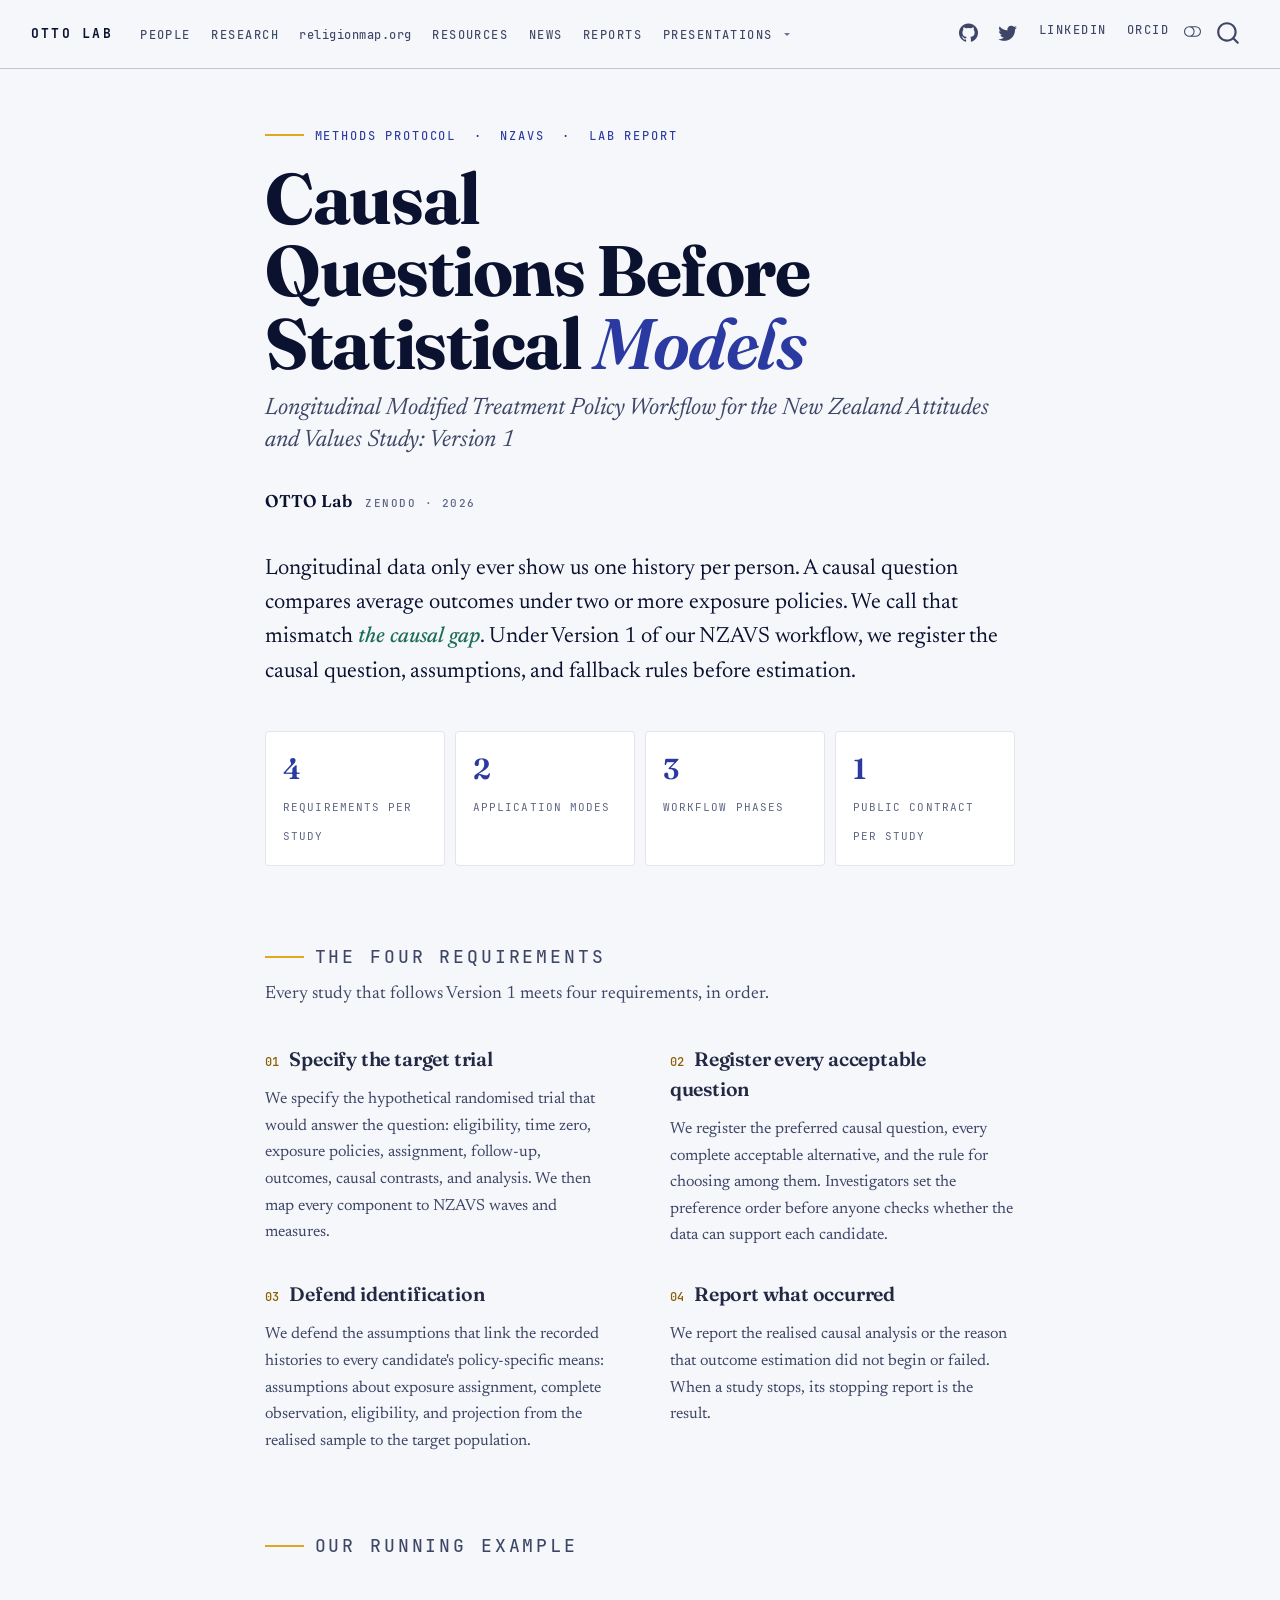
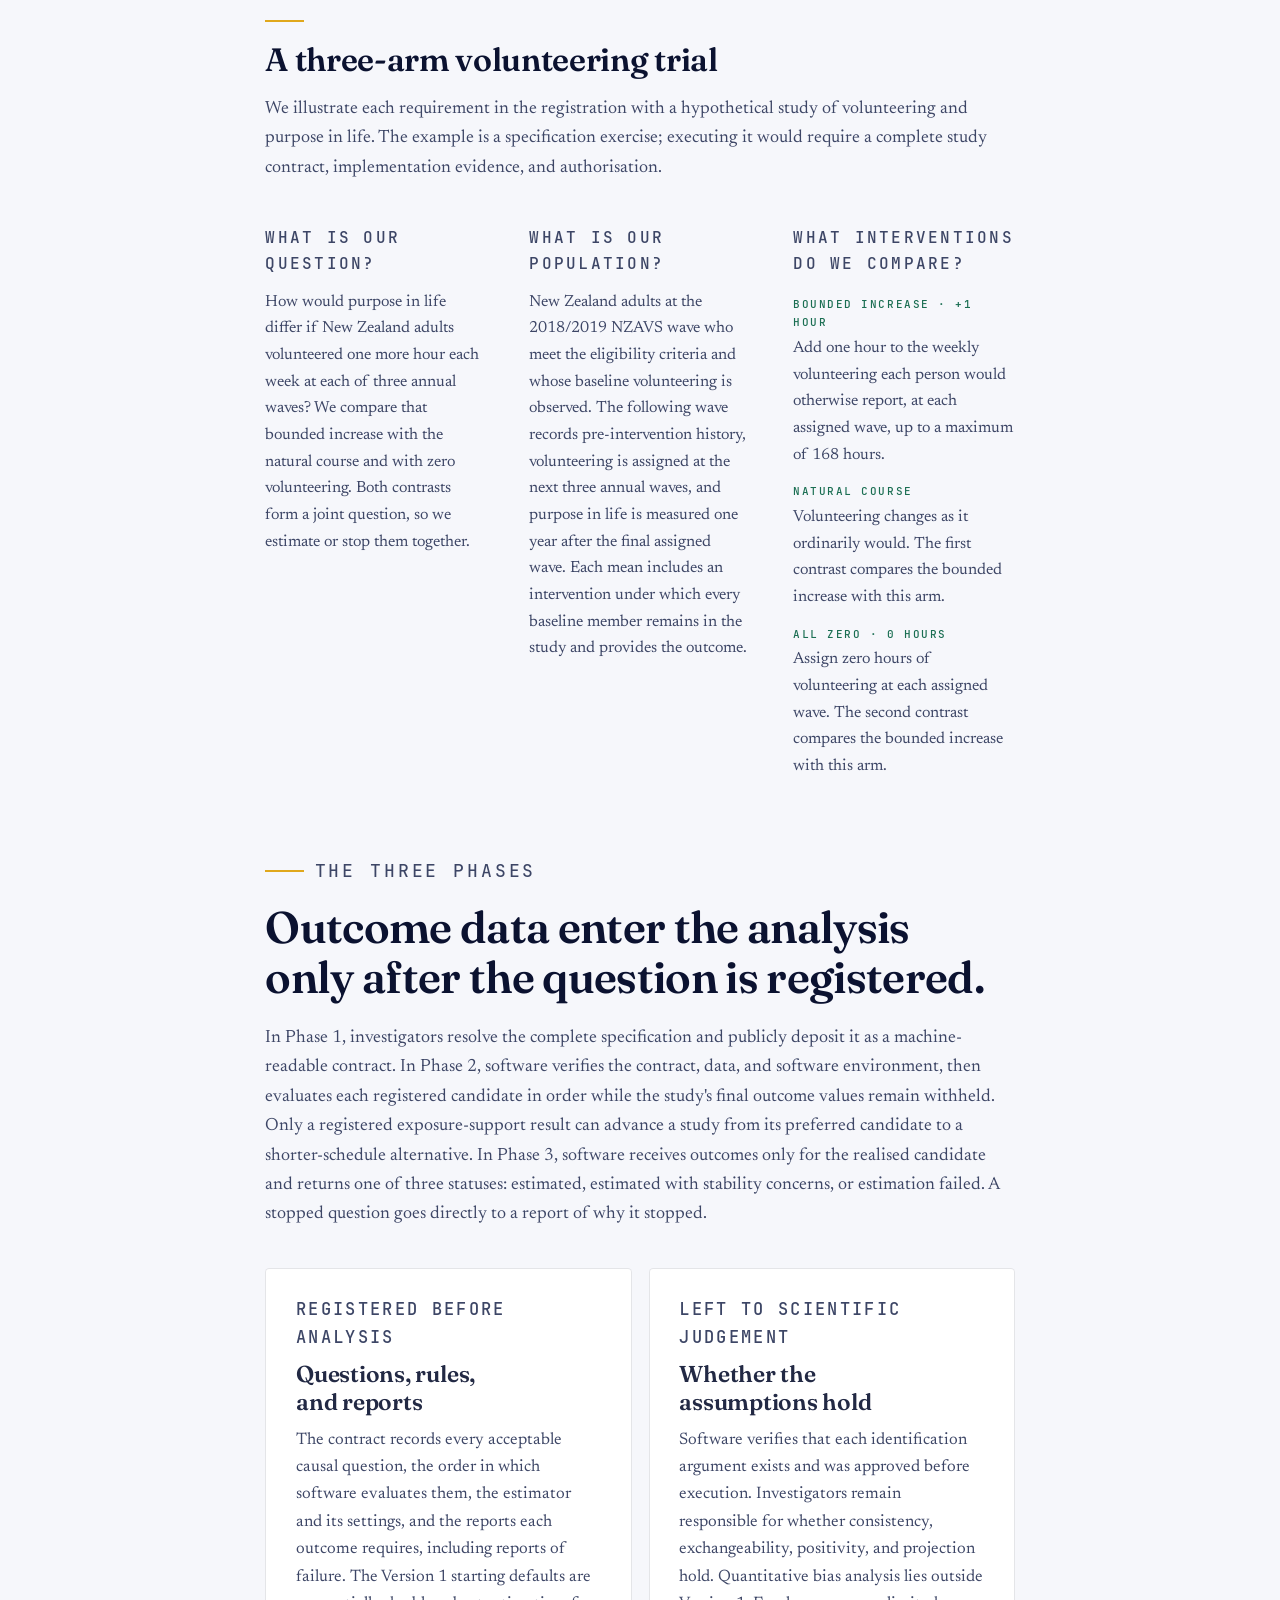
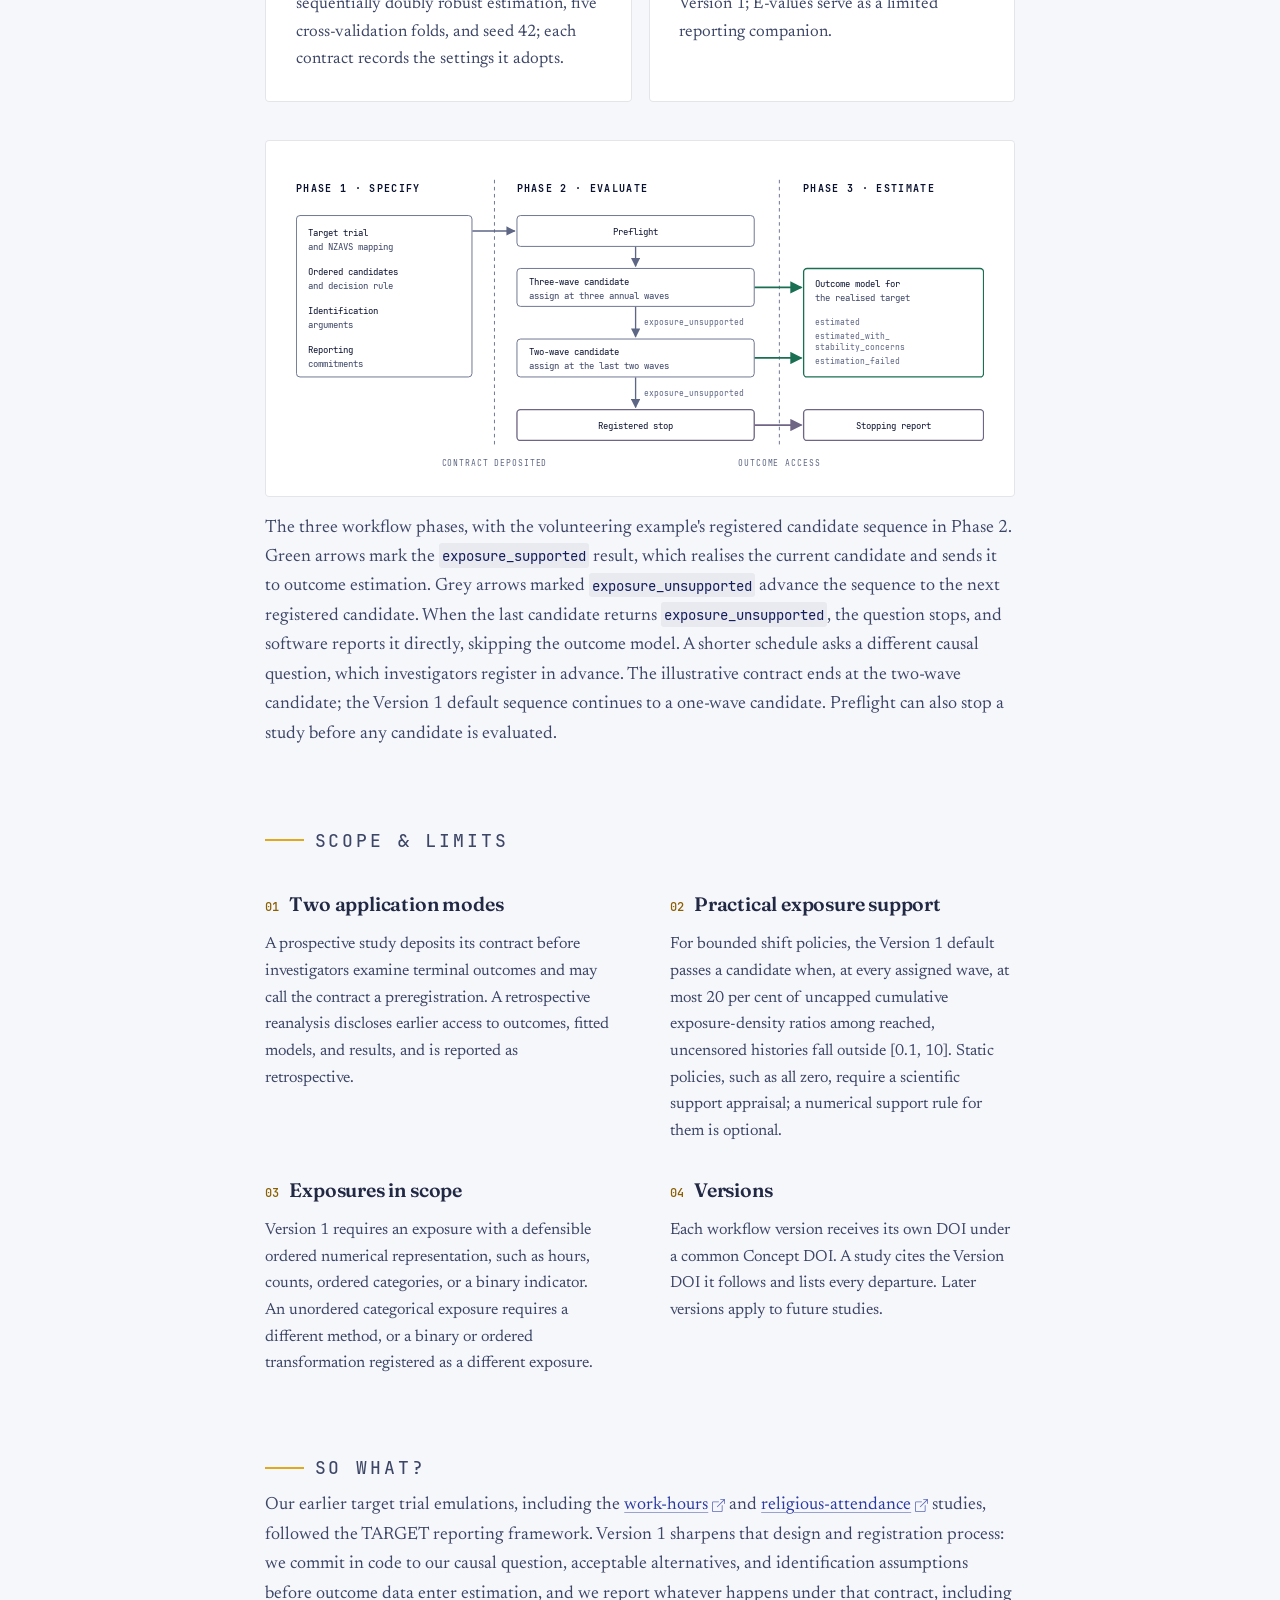
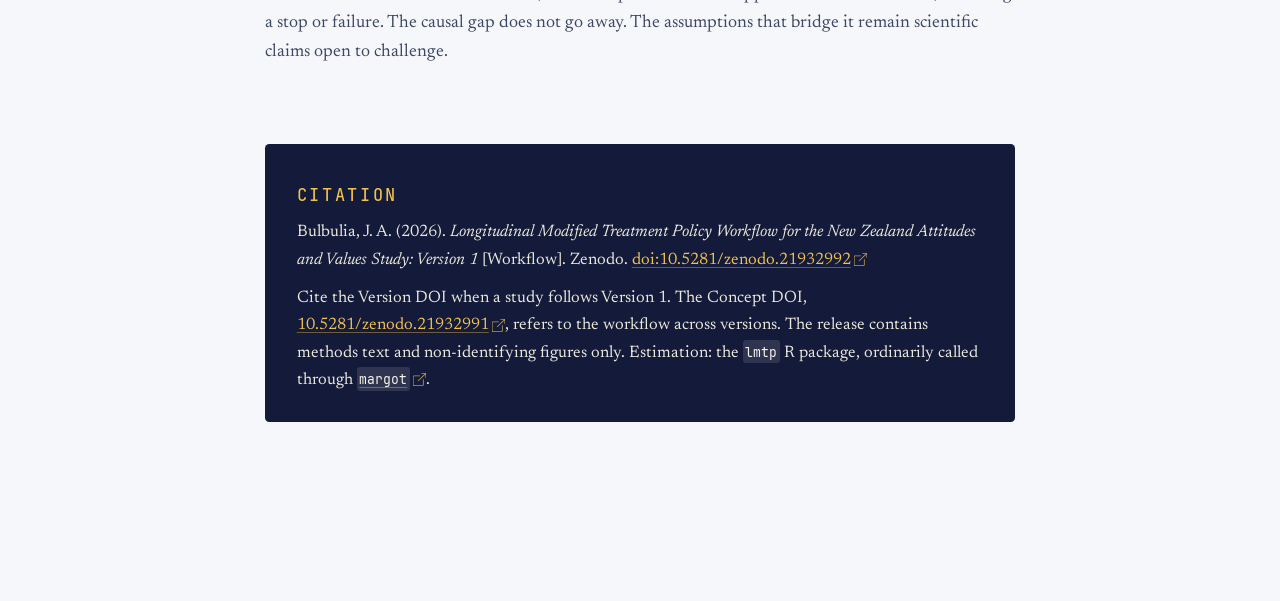
<file: docs/reports/nzavs-lmtp-workflow.html>
<!DOCTYPE html>
<html xmlns="http://www.w3.org/1999/xhtml" lang="en" xml:lang="en"><head>

<meta charset="utf-8">
<meta name="generator" content="quarto-1.11.9">

<meta name="viewport" content="width=device-width, initial-scale=1.0, user-scalable=yes">


<title>NZAVS-LMTP Workflow, Version 1 | OTTO Lab – OTTO Lab</title>
<style>
/* Default styles provided by pandoc.
** See https://pandoc.org/MANUAL.html#variables-for-html for config info.
*/
span.smallcaps{font-variant: small-caps;}
div.columns{display: flex; gap: 1.5em;}
div.column{flex: auto;}
@media screen {
div.columns{gap: min(4vw, 1.5em);}
div.column{overflow-x: auto;}
}
div.hanging-indent{margin-left: 1.5em; text-indent: -1.5em;}
ul.task-list{list-style: none;}
ul.task-list li input[type="checkbox"] {
  width: 0.8em;
  margin: 0 0.8em 0.2em -1em; /* quarto-specific, see https://github.com/quarto-dev/quarto-cli/issues/4556 */ 
  vertical-align: middle;
}
/* CSS for syntax highlighting */
html { -webkit-text-size-adjust: 100%; }
pre > code.sourceCode { white-space: pre; position: relative; }
pre > code.sourceCode > span { display: inline-block; line-height: 1.25; }
pre > code.sourceCode > span:empty { height: 1.2em; }
.sourceCode { overflow: visible; }
code.sourceCode > span { color: inherit; text-decoration: inherit; }
div.sourceCode { margin: 1em 0; }
pre.sourceCode { margin: 0; }
@media screen {
div.sourceCode { overflow: auto; }
}
@media print {
pre > code.sourceCode { white-space: pre-wrap; }
pre > code.sourceCode > span { text-indent: -5em; padding-left: 5em; }
}
pre.numberSource code
  { counter-reset: source-line 0; }
pre.numberSource code > span
  { position: relative; left: -4em; counter-increment: source-line; }
pre.numberSource code > span > a:first-child::before
  { content: counter(source-line);
    position: relative; left: -1em; text-align: right; vertical-align: baseline;
    border: none; display: inline-block;
    -webkit-touch-callout: none; -webkit-user-select: none;
    -khtml-user-select: none; -moz-user-select: none;
    -ms-user-select: none; user-select: none;
    padding: 0 4px; width: 4em;
  }
pre.numberSource { margin-left: 3em;  padding-left: 4px; }
div.sourceCode
  {   }
@media screen {
pre > code.sourceCode > span > a:first-child::before { text-decoration: underline; }
}
</style>


<script src="../site_libs/quarto-nav/quarto-nav.js"></script>
<script src="../site_libs/quarto-nav/headroom.min.js"></script>
<script src="../site_libs/clipboard/clipboard.min.js"></script>
<script src="../site_libs/quarto-search/autocomplete.umd.js"></script>
<script src="../site_libs/quarto-search/fuse.min.js"></script>
<script src="../site_libs/quarto-search/quarto-search.js"></script>
<meta name="quarto:offset" content="../">
<script src="../site_libs/quarto-html/quarto.js" type="module"></script>
<script src="../site_libs/quarto-html/tabsets/tabsets.js" type="module"></script>
<script src="../site_libs/quarto-html/scrollable-regions/scrollable-regions.js" type="module"></script>
<script src="../site_libs/quarto-html/popper.min.js"></script>
<script src="../site_libs/quarto-html/tippy.umd.min.js"></script>
<script src="../site_libs/quarto-html/anchor.min.js"></script>
<link href="../site_libs/quarto-html/tippy.css" rel="stylesheet">
<link href="../site_libs/quarto-html/quarto-syntax-highlighting-7b1528b1cba7e9f63f59baa7408a6f56.css" rel="stylesheet" class="quarto-color-scheme" id="quarto-text-highlighting-styles">
<link href="../site_libs/quarto-html/quarto-syntax-highlighting-dark-c8cca58254341e41c468761f0045acd0.css" rel="stylesheet" class="quarto-color-scheme quarto-color-alternate" id="quarto-text-highlighting-styles">
<script src="../site_libs/bootstrap/bootstrap.min.js"></script>
<link href="../site_libs/bootstrap/bootstrap-icons.css" rel="stylesheet">
<link href="../site_libs/bootstrap/bootstrap-6d7671dc5a83e9783830cbeec8fb2904.min.css" rel="stylesheet" append-hash="true" class="quarto-color-scheme" id="quarto-bootstrap" data-mode="light">
<link href="../site_libs/bootstrap/bootstrap-dark-7ee6e58e6e3f9a698a1252d912e4d36e.min.css" rel="stylesheet" append-hash="true" class="quarto-color-scheme quarto-color-alternate" id="quarto-bootstrap" data-mode="dark">
<script id="quarto-search-options" type="application/json">{
  "location": "navbar",
  "copy-button": false,
  "collapse-after": 3,
  "panel-placement": "end",
  "type": "overlay",
  "limit": 50,
  "keyboard-shortcut": [
    "f",
    "/",
    "s"
  ],
  "show-item-context": false,
  "language": {
    "search-no-results-text": "No results",
    "search-matching-documents-text": "matching documents",
    "search-copy-link-title": "Copy link to search",
    "search-hide-matches-text": "Hide additional matches",
    "search-more-match-text": "more match in this document",
    "search-more-matches-text": "more matches in this document",
    "search-clear-button-title": "Clear",
    "search-text-placeholder": "",
    "search-detached-cancel-button-title": "Cancel",
    "search-submit-button-title": "Submit",
    "search-label": "Search"
  }
}</script>
<style>html{ scroll-behavior: smooth; }</style>


<link rel="stylesheet" href="../styles.css">
<meta property="og:title" content="NZAVS-LMTP Workflow, Version 1 | OTTO Lab">
<meta property="og:site_name" content="OTTO Lab">
<meta property="og:locale" content="en_US">
<meta name="twitter:title" content="NZAVS-LMTP Workflow, Version 1 | OTTO Lab">
<meta name="twitter:creator" content="@prof_joe_">
<meta name="twitter:site" content="@prof_joe_">
<meta name="twitter:card" content="summary_large_image">
</head>

<body class="nav-fixed report quarto-dark"><a id="quarto-skip-link" class="visually-hidden-focusable" href="#quarto-document-content">Skip to main content</a><script id="quarto-html-before-body" type="application/javascript">
    const toggleBodyColorMode = (bsSheetEl) => {
      const mode = bsSheetEl.getAttribute("data-mode");
      const bodyEl = window.document.querySelector("body");
      if (mode === "dark") {
        bodyEl.classList.add("quarto-dark");
        bodyEl.classList.remove("quarto-light");
      } else {
        bodyEl.classList.add("quarto-light");
        bodyEl.classList.remove("quarto-dark");
      }
    }
    const toggleBodyColorPrimary = () => {
      const bsSheetEl = window.document.querySelector("link#quarto-bootstrap:not([rel=disabled-stylesheet])");
      if (bsSheetEl) {
        toggleBodyColorMode(bsSheetEl);
      }
    }
    const setColorSchemeToggle = (alternate) => {
      const toggles = window.document.querySelectorAll('.quarto-color-scheme-toggle');
      for (let i=0; i < toggles.length; i++) {
        const toggle = toggles[i];
        if (toggle) {
          toggle.setAttribute("aria-checked", alternate ? "true" : "false");
          if (alternate) {
            toggle.classList.add("alternate");
          } else {
            toggle.classList.remove("alternate");
          }
        }
      }
    };
    const toggleColorMode = (alternate) => {
      // Switch the stylesheets
      const primaryStylesheets = window.document.querySelectorAll('link.quarto-color-scheme:not(.quarto-color-alternate)');
      const alternateStylesheets = window.document.querySelectorAll('link.quarto-color-scheme.quarto-color-alternate');
      manageTransitions('#quarto-margin-sidebar .nav-link', false);
      if (alternate) {
        // note: dark is layered on light, we don't disable primary!
        enableStylesheet(alternateStylesheets);
        for (const sheetNode of alternateStylesheets) {
          if (sheetNode.id === "quarto-bootstrap") {
            toggleBodyColorMode(sheetNode);
          }
        }
      } else {
        disableStylesheet(alternateStylesheets);
        enableStylesheet(primaryStylesheets)
        toggleBodyColorPrimary();
      }
      manageTransitions('#quarto-margin-sidebar .nav-link', true);
      // Switch the toggles
      setColorSchemeToggle(alternate)
    }
    // Hack to workaround the fact that safari doesn't
    // properly recolor the scrollbar when toggling (#1455).
    // Not run on load: stylesheets are set before first paint there, and
    // scrolling would undo the scroll to a URL fragment (#14973).
    // The one pixel nudge keeps the reader where they were.
    const refreshSafariScrollbar = () => {
      if (navigator.userAgent.indexOf('Safari') > 0 && navigator.userAgent.indexOf('Chrome') == -1) {
        manageTransitions("body", false);
        const scrollY = window.scrollY;
        window.scrollTo(0, scrollY > 0 ? scrollY - 1 : 1);
        setTimeout(() => {
          window.scrollTo(0, scrollY);
          manageTransitions("body", true);
        }, 40);
      }
    }
    const disableStylesheet = (stylesheets) => {
      for (let i=0; i < stylesheets.length; i++) {
        const stylesheet = stylesheets[i];
        stylesheet.rel = 'disabled-stylesheet';
      }
    }
    const enableStylesheet = (stylesheets) => {
      for (let i=0; i < stylesheets.length; i++) {
        const stylesheet = stylesheets[i];
        if(stylesheet.rel !== 'stylesheet') { // for Chrome, which will still FOUC without this check
          stylesheet.rel = 'stylesheet';
        }
      }
    }
    const manageTransitions = (selector, allowTransitions) => {
      const els = window.document.querySelectorAll(selector);
      for (let i=0; i < els.length; i++) {
        const el = els[i];
        if (allowTransitions) {
          el.classList.remove('notransition');
        } else {
          el.classList.add('notransition');
        }
      }
    }
    const isFileUrl = () => {
      return window.location.protocol === 'file:';
    }
    const hasAlternateSentinel = () => {
      let styleSentinel = getColorSchemeSentinel();
      if (styleSentinel !== null) {
        return styleSentinel === "alternate";
      } else {
        return false;
      }
    }
    const setStyleSentinel = (alternate) => {
      const value = alternate ? "alternate" : "default";
      if (!isFileUrl()) {
        window.localStorage.setItem("quarto-color-scheme", value);
      } else {
        localAlternateSentinel = value;
      }
    }
    const getColorSchemeSentinel = () => {
      if (!isFileUrl()) {
        const storageValue = window.localStorage.getItem("quarto-color-scheme");
        return storageValue != null ? storageValue : localAlternateSentinel;
      } else {
        return localAlternateSentinel;
      }
    }
    const toggleGiscusIfUsed = (isAlternate, darkModeDefault) => {
      const baseTheme = document.querySelector('#giscus-base-theme')?.value ?? 'light';
      const alternateTheme = document.querySelector('#giscus-alt-theme')?.value ?? 'dark';
      let newTheme = '';
      if(authorPrefersDark) {
        newTheme = isAlternate ? baseTheme : alternateTheme;
      } else {
        newTheme = isAlternate ? alternateTheme : baseTheme;
      }
      const changeGiscusTheme = () => {
        // From: https://github.com/giscus/giscus/issues/336
        const sendMessage = (message) => {
          const iframe = document.querySelector('iframe.giscus-frame');
          if (!iframe) return;
          iframe.contentWindow.postMessage({ giscus: message }, 'https://giscus.app');
        }
        sendMessage({
          setConfig: {
            theme: newTheme
          }
        });
      }
      const isGiscussLoaded = window.document.querySelector('iframe.giscus-frame') !== null;
      if (isGiscussLoaded) {
        changeGiscusTheme();
      }
    };
    const authorPrefersDark = true;
    const queryPrefersDark = window.matchMedia('(prefers-color-scheme: dark)');
    const darkModeDefault = queryPrefersDark.matches;
    let localAlternateSentinel = darkModeDefault ? 'alternate' : 'default';
    // Dark / light mode switch
    window.quartoToggleColorScheme = () => {
      // Read the current dark / light value
      let toAlternate = !hasAlternateSentinel();
      toggleColorMode(toAlternate);
      refreshSafariScrollbar();
      setStyleSentinel(toAlternate);
      toggleGiscusIfUsed(toAlternate, darkModeDefault);
      window.dispatchEvent(new Event('resize'));
    };
    queryPrefersDark.addEventListener("change", e => {
      if(window.localStorage.getItem("quarto-color-scheme") !== null)
        return;
      const alternate = e.matches
      toggleColorMode(alternate);
      refreshSafariScrollbar();
      localAlternateSentinel = e.matches ? 'alternate' : 'default'; // this is used alongside local storage!
      toggleGiscusIfUsed(alternate, darkModeDefault);
    });
    // Switch to dark mode if need be
    if (hasAlternateSentinel()) {
      toggleColorMode(true);
    } else {
      toggleColorMode(false);
    }
  </script>

<div id="quarto-search-results"></div>
  <header id="quarto-header" class="headroom fixed-top">
    <nav class="navbar navbar-expand-xl " data-bs-theme="dark" aria-label="Site">
      <div class="navbar-container container-fluid">
      <div class="navbar-brand-container mx-auto">
    <a class="navbar-brand" href="../index.html">
    <span class="navbar-title">OTTO Lab</span>
    </a>
  </div>
          <button class="navbar-toggler" type="button" data-bs-toggle="collapse" data-bs-target="#navbarCollapse" aria-controls="navbarCollapse" aria-expanded="false" aria-label="Toggle navigation" onclick="if (window.quartoToggleHeadroom) { window.quartoToggleHeadroom(); }">
  <span class="navbar-toggler-icon"></span>
</button>
          <div class="collapse navbar-collapse" id="navbarCollapse">
            <ul class="navbar-nav navbar-nav-scroll me-auto">
  <li class="nav-item">
    <a class="nav-link" href="../team.html"> 
<span class="menu-text">People</span></a>
  </li>  
  <li class="nav-item">
    <a class="nav-link" href="../research.html"> 
<span class="menu-text">Research</span></a>
  </li>  
  <li class="nav-item">
    <a class="nav-link" href="https://religionmap.org/"> 
<span class="menu-text">religionmap.org</span></a>
  </li>  
  <li class="nav-item">
    <a class="nav-link" href="../resources.html"> 
<span class="menu-text">Resources</span></a>
  </li>  
  <li class="nav-item">
    <a class="nav-link" href="../news.html"> 
<span class="menu-text">News</span></a>
  </li>  
  <li class="nav-item">
    <a class="nav-link" href="../reports.html"> 
<span class="menu-text">Reports</span></a>
  </li>  
  <li class="nav-item dropdown ">
    <a class="nav-link dropdown-toggle" href="#" id="nav-menu-presentations" role="link" data-bs-toggle="dropdown" aria-expanded="false">
 <span class="menu-text">Presentations</span>
    </a>
    <ul class="dropdown-menu" aria-labelledby="nav-menu-presentations">    
        <li>
    <a class="dropdown-item" href="../presentations.html">
 <span class="dropdown-text">All Presentations</span></a>
  </li>  
        <li><hr class="dropdown-divider"></li>
        <li class="dropdown-header">2025</li>
        <li>
    <a class="dropdown-item" href="../presentations.html#sasp-2025">
 <span class="dropdown-text">SASP: Student Presentations</span></a>
  </li>  
        <li>
    <a class="dropdown-item" href="../presentations.html#apa-bier-2025">
 <span class="dropdown-text">Bier Award Lecture</span></a>
  </li>  
    </ul>
  </li>
</ul>
            <ul class="navbar-nav navbar-nav-scroll ms-auto">
  <li class="nav-item compact">
    <a class="nav-link" href="https://github.com/go-bayes"> <i class="bi bi-github" role="img" aria-label="GitHub">
</i> 
<span class="menu-text"></span></a>
  </li>  
  <li class="nav-item compact">
    <a class="nav-link" href="https://x.com/prof_joe_"> <i class="bi bi-twitter" role="img" aria-label="X (Twitter)">
</i> 
<span class="menu-text"></span></a>
  </li>  
  <li class="nav-item">
    <a class="nav-link" href="https://linkedin.com/in/joseph-bulbulia-1ba5a514"> 
<span class="menu-text">LinkedIn</span></a>
  </li>  
  <li class="nav-item">
    <a class="nav-link" href="https://orcid.org/0000-0002-5861-2056"> 
<span class="menu-text">ORCID</span></a>
  </li>  
</ul>
          </div> <!-- /navcollapse -->
            <div class="quarto-navbar-tools">
  <button type="button" role="switch" aria-checked="false" class="quarto-color-scheme-toggle quarto-navigation-tool  px-1" onclick="window.quartoToggleColorScheme(); return false;" title="Toggle dark mode" aria-label="Toggle dark mode"><i class="bi"></i></button>
</div>
            <div id="quarto-search" class="" title="Search"></div>
      </div> <!-- /container-fluid -->
    </nav>
</header>
<!-- content -->
<div id="quarto-content" class="quarto-container page-columns page-rows-contents page-layout-full page-navbar">
<!-- sidebar -->
<!-- margin-sidebar -->
    
<!-- main -->
<main class="content column-page" id="quarto-document-content" tabindex="-1"><header id="title-block-header" class="quarto-title-block"><h1 class="title display-7"></h1></header><div class="quarto-title-block"><div class="quarto-title-tools-only"><button type="button" class="btn code-tools-button" id="quarto-code-tools-source"><i class="bi"></i> Code</button></div></div>





<div class="report-wrap">

<p class="kicker kicker-dash">Methods protocol &nbsp;·&nbsp; NZAVS &nbsp;·&nbsp; Lab report</p>
<h1 class="report-title">Causal Questions Before Statistical <em>Models</em></h1>
<p class="report-subtitle">Longitudinal Modified Treatment Policy Workflow for the New Zealand Attitudes and Values Study: Version 1</p>
<p class="byline"><span class="names">OTTO Lab</span><span class="venue">Zenodo · 2026</span></p>

<p class="report-lede">Longitudinal data only ever show us one history per person. A causal question compares average outcomes under two or more exposure policies. We call that mismatch <span class="hl"><em>the causal gap</em></span>. Under Version 1 of our NZAVS workflow, we register the causal question, assumptions, and fallback rules before estimation.</p>

<div class="stat-row" style="margin-top:2.5rem">
  <div class="stat"><span class="n">4</span><span class="lbl">requirements per study</span></div>
  <div class="stat"><span class="n">2</span><span class="lbl">application modes</span></div>
  <div class="stat"><span class="n">3</span><span class="lbl">workflow phases</span></div>
  <div class="stat"><span class="n">1</span><span class="lbl">public contract per study</span></div>
</div>

<section class="report-section">
<p class="kicker kicker-dash">The four requirements</p>
<p>Every study that follows Version 1 meets four requirements, in order.</p>
<div class="numbered">
  <div class="item">
    <span class="num">01</span><h3 class="anchored">Specify the target trial</h3>
    <p>We specify the hypothetical randomised trial that would answer the question: eligibility, time zero, exposure policies, assignment, follow-up, outcomes, causal contrasts, and analysis. We then map every component to NZAVS waves and measures.</p>
  </div>
  <div class="item">
    <span class="num">02</span><h3 class="anchored">Register every acceptable question</h3>
    <p>We register the preferred causal question, every complete acceptable alternative, and the rule for choosing among them. Investigators set the preference order before anyone checks whether the data can support each candidate.</p>
  </div>
  <div class="item">
    <span class="num">03</span><h3 class="anchored">Defend identification</h3>
    <p>We defend the assumptions that link the recorded histories to every candidate's policy-specific means: assumptions about exposure assignment, complete observation, eligibility, and projection from the realised sample to the target population.</p>
  </div>
  <div class="item">
    <span class="num">04</span><h3 class="anchored">Report what occurred</h3>
    <p>We report the realised causal analysis or the reason that outcome estimation did not begin or failed. When a study stops, its stopping report is the result.</p>
  </div>
</div>
</section>

<section class="report-section">
<p class="kicker kicker-dash">Our running example</p>
<h2 class="anchored">A three-arm volunteering trial</h2>
<p>We illustrate each requirement in the registration with a hypothetical study of volunteering and purpose in life. The example is a specification exercise; executing it would require a complete study contract, implementation evidence, and authorisation.</p>
<div class="trial-grid">
  <div class="cell">
    <p class="chip soft">What is our question?</p>
    <p>How would purpose in life differ if New Zealand adults volunteered one more hour each week at each of three annual waves? We compare that bounded increase with the natural course and with zero volunteering. Both contrasts form a joint question, so we estimate or stop them together.</p>
  </div>
  <div class="cell">
    <p class="chip soft">What is our population?</p>
    <p>New Zealand adults at the 2018/2019 NZAVS wave who meet the eligibility criteria and whose baseline volunteering is observed. The following wave records pre-intervention history, volunteering is assigned at the next three annual waves, and purpose in life is measured one year after the final assigned wave. Each mean includes an intervention under which every baseline member remains in the study and provides the outcome.</p>
  </div>
  <div class="cell">
    <p class="chip soft">What interventions do we compare?</p>
    <div class="arm">
      <span class="chip">Bounded increase · +1 hour</span>
      <p>Add one hour to the weekly volunteering each person would otherwise report, at each assigned wave, up to a maximum of 168 hours.</p>
    </div>
    <div class="arm">
      <span class="chip">Natural course</span>
      <p>Volunteering changes as it ordinarily would. The first contrast compares the bounded increase with this arm.</p>
    </div>
    <div class="arm">
      <span class="chip">All zero · 0 hours</span>
      <p>Assign zero hours of volunteering at each assigned wave. The second contrast compares the bounded increase with this arm.</p>
    </div>
  </div>
</div>
</section>

<section class="report-section">
<p class="kicker kicker-dash">The three phases</p>
<h2 class="claim anchored" style="margin-top:1rem">Outcome data enter the analysis only after the question is registered.</h2>
<p>In Phase 1, investigators resolve the complete specification and publicly deposit it as a machine-readable contract. In Phase 2, software verifies the contract, data, and software environment, then evaluates each registered candidate in order while the study's final outcome values remain withheld. Only a registered exposure-support result can advance a study from its preferred candidate to a shorter-schedule alternative. In Phase 3, software receives outcomes only for the realised candidate and returns one of three statuses: estimated, estimated with stability concerns, or estimation failed. A stopped question goes directly to a report of why it stopped.</p>

<div class="duo">
  <div class="panel">
    <p class="chip">Registered before analysis</p>
    <h3 class="anchored">Questions, rules, and reports</h3>
    <p>The contract records every acceptable causal question, the order in which software evaluates them, the estimator and its settings, and the reports each outcome requires, including reports of failure. The Version 1 starting defaults are sequentially doubly robust estimation, five cross-validation folds, and seed 42; each contract records the settings it adopts.</p>
  </div>
  <div class="panel">
    <p class="chip gold">Left to scientific judgement</p>
    <h3 class="anchored">Whether the assumptions hold</h3>
    <p>Software verifies that each identification argument exists and was approved before execution. Investigators remain responsible for whether consistency, exchangeability, positivity, and projection hold. Quantitative bias analysis lies outside Version 1; E-values serve as a limited reporting companion.</p>
  </div>
</div>

<div class="figure-panel">
<svg viewbox="0 0 780 344" xmlns="http://www.w3.org/2000/svg" role="img" aria-labelledby="phases-title" font-family="JetBrains Mono, ui-monospace, Menlo, monospace">
<title id="phases-title">Three workflow phases, with the volunteering example's registered candidate sequence in Phase 2</title>
<defs>
<marker id="arr-ink" viewbox="0 0 10 10" refx="9" refy="5" markerwidth="7" markerheight="7" orient="auto-start-reverse"><path d="M0,0 L10,5 L0,10 z" fill="var(--ink-faint)"></path></marker>
<marker id="arr-green" viewbox="0 0 10 10" refx="9" refy="5" markerwidth="7" markerheight="7" orient="auto-start-reverse"><path d="M0,0 L10,5 L0,10 z" fill="var(--green)"></path></marker>
<marker id="arr-gold" viewbox="0 0 10 10" refx="9" refy="5" markerwidth="7" markerheight="7" orient="auto-start-reverse"><path d="M0,0 L10,5 L0,10 z" fill="var(--gold)"></path></marker>
</defs>

<text x="0" y="24" font-size="11" font-weight="700" letter-spacing="1.5" fill="var(--ink)">PHASE 1 · SPECIFY</text>
<text x="250" y="24" font-size="11" font-weight="700" letter-spacing="1.5" fill="var(--ink)">PHASE 2 · EVALUATE</text>
<text x="575" y="24" font-size="11" font-weight="700" letter-spacing="1.5" fill="var(--ink)">PHASE 3 · ESTIMATE</text>

<line x1="225" y1="10" x2="225" y2="314" stroke="var(--ink-faint)" stroke-dasharray="4 4" stroke-width="1"></line>
<line x1="548" y1="10" x2="548" y2="314" stroke="var(--ink-faint)" stroke-dasharray="4 4" stroke-width="1"></line>
<text x="225" y="334" font-size="9" letter-spacing="1" fill="var(--ink-faint)" text-anchor="middle">CONTRACT DEPOSITED</text>
<text x="548" y="334" font-size="9" letter-spacing="1" fill="var(--ink-faint)" text-anchor="middle">OUTCOME ACCESS</text>

<g>
<title>Phase 1: investigators resolve the complete specification and deposit it as a public contract</title>
<rect x="0.5" y="50.5" width="199" height="183" rx="4" fill="var(--card)" stroke="var(--ink-faint)" stroke-width="1"></rect>
<text x="14" y="74" font-size="10.5" fill="var(--ink)">Target trial</text>
<text x="14" y="90" font-size="10" fill="var(--ink-soft)">and NZAVS mapping</text>
<text x="14" y="118" font-size="10.5" fill="var(--ink)">Ordered candidates</text>
<text x="14" y="134" font-size="10" fill="var(--ink-soft)">and decision rule</text>
<text x="14" y="162" font-size="10.5" fill="var(--ink)">Identification</text>
<text x="14" y="178" font-size="10" fill="var(--ink-soft)">arguments</text>
<text x="14" y="206" font-size="10.5" fill="var(--ink)">Reporting</text>
<text x="14" y="222" font-size="10" fill="var(--ink-soft)">commitments</text>
</g>
<line x1="200" y1="68" x2="248" y2="68" stroke="var(--ink-faint)" stroke-width="1.5" marker-end="url(#arr-ink)"></line>

<g>
<title>Preflight: software verifies the contract, data, and software environment before any candidate is evaluated</title>
<rect x="250.5" y="50.5" width="269" height="35" rx="4" fill="var(--card)" stroke="var(--ink-faint)" stroke-width="1"></rect>
<text x="385" y="72" font-size="10.5" fill="var(--ink)" text-anchor="middle">Preflight</text>
</g>
<line x1="385" y1="86" x2="385" y2="108" stroke="var(--ink-faint)" stroke-width="1.5" marker-end="url(#arr-ink)"></line>

<g>
<title>Preferred candidate: bounded increase assigned at three annual waves</title>
<rect x="250.5" y="110.5" width="269" height="43" rx="4" fill="var(--card)" stroke="var(--ink-faint)" stroke-width="1"></rect>
<text x="264" y="129" font-size="10.5" fill="var(--ink)">Three-wave candidate</text>
<text x="264" y="145" font-size="10" fill="var(--ink-soft)">assign at three annual waves</text>
</g>
<line x1="385" y1="154" x2="385" y2="188" stroke="var(--ink-faint)" stroke-width="1.5" marker-end="url(#arr-ink)"></line>
<text x="395" y="175" font-size="9" fill="var(--ink-faint)">exposure_unsupported</text>

<g>
<title>Registered alternative: bounded increase assigned at the last two waves</title>
<rect x="250.5" y="190.5" width="269" height="43" rx="4" fill="var(--card)" stroke="var(--ink-faint)" stroke-width="1"></rect>
<text x="264" y="209" font-size="10.5" fill="var(--ink)">Two-wave candidate</text>
<text x="264" y="225" font-size="10" fill="var(--ink-soft)">assign at the last two waves</text>
</g>
<line x1="385" y1="234" x2="385" y2="268" stroke="var(--ink-faint)" stroke-width="1.5" marker-end="url(#arr-ink)"></line>
<text x="395" y="255" font-size="9" fill="var(--ink-faint)">exposure_unsupported</text>

<g>
<title>Registered stop: the question stops for lack of practical exposure support</title>
<rect x="250.5" y="270.5" width="269" height="35" rx="4" fill="var(--card)" stroke="var(--gold)" stroke-width="1.5"></rect>
<text x="385" y="292" font-size="10.5" fill="var(--ink)" text-anchor="middle">Registered stop</text>
</g>

<line x1="520" y1="132" x2="573" y2="132" stroke="var(--green)" stroke-width="2" marker-end="url(#arr-green)"></line>
<line x1="520" y1="212" x2="573" y2="212" stroke="var(--green)" stroke-width="2" marker-end="url(#arr-green)"></line>
<line x1="520" y1="288" x2="573" y2="288" stroke="var(--gold)" stroke-width="2" marker-end="url(#arr-gold)"></line>

<g>
<title>Phase 3: software fits the registered outcome model for the realised target and returns one of three statuses</title>
<rect x="575.5" y="110.5" width="204" height="123" rx="4" fill="var(--card)" stroke="var(--green)" stroke-width="1.5"></rect>
<text x="588" y="131" font-size="10.5" fill="var(--ink)">Outcome model for</text>
<text x="588" y="147" font-size="10" fill="var(--ink-soft)">the realised target</text>
<text x="588" y="175" font-size="9" fill="var(--ink-faint)">estimated</text>
<text x="588" y="191" font-size="9" fill="var(--ink-faint)">estimated_with_</text>
<text x="588" y="203" font-size="9" fill="var(--ink-faint)">  stability_concerns</text>
<text x="588" y="219" font-size="9" fill="var(--ink-faint)">estimation_failed</text>
</g>

<g>
<title>Stopping report: the stopped question is reported without an outcome model</title>
<rect x="575.5" y="270.5" width="204" height="35" rx="4" fill="var(--card)" stroke="var(--gold)" stroke-width="1.5"></rect>
<text x="677" y="292" font-size="10.5" fill="var(--ink)" text-anchor="middle">Stopping report</text>
</g>
</svg>
</div>
<p class="fig-caption">The three workflow phases, with the volunteering example's registered candidate sequence in Phase 2. Green arrows mark the <code>exposure_supported</code> result, which realises the current candidate and sends it to outcome estimation. Grey arrows marked <code>exposure_unsupported</code> advance the sequence to the next registered candidate. When the last candidate returns <code>exposure_unsupported</code>, the question stops, and software reports it directly, skipping the outcome model. A shorter schedule asks a different causal question, which investigators register in advance. The illustrative contract ends at the two-wave candidate; the Version 1 default sequence continues to a one-wave candidate. Preflight can also stop a study before any candidate is evaluated.</p>
</section>

<section class="report-section">
<p class="kicker kicker-dash">Scope &amp; limits</p>
<div class="numbered">
  <div class="item">
    <span class="num">01</span><h3 class="anchored">Two application modes</h3>
    <p>A prospective study deposits its contract before investigators examine terminal outcomes and may call the contract a preregistration. A retrospective reanalysis discloses earlier access to outcomes, fitted models, and results, and is reported as retrospective.</p>
  </div>
  <div class="item">
    <span class="num">02</span><h3 class="anchored">Practical exposure support</h3>
    <p>For bounded shift policies, the Version 1 default passes a candidate when, at every assigned wave, at most 20 per cent of uncapped cumulative exposure-density ratios among reached, uncensored histories fall outside [0.1, 10]. Static policies, such as all zero, require a scientific support appraisal; a numerical support rule for them is optional.</p>
  </div>
  <div class="item">
    <span class="num">03</span><h3 class="anchored">Exposures in scope</h3>
    <p>Version 1 requires an exposure with a defensible ordered numerical representation, such as hours, counts, ordered categories, or a binary indicator. An unordered categorical exposure requires a different method, or a binary or ordered transformation registered as a different exposure.</p>
  </div>
  <div class="item">
    <span class="num">04</span><h3 class="anchored">Versions</h3>
    <p>Each workflow version receives its own DOI under a common Concept DOI. A study cites the Version DOI it follows and lists every departure. Later versions apply to future studies.</p>
  </div>
</div>
</section>

<section class="report-section">
<p class="kicker kicker-dash">So what?</p>
<p>Our earlier target trial emulations, including the <a href="work-hours-wellbeing.html">work-hours</a> and <a href="religious-attendance-wellbeing.html">religious-attendance</a> studies, followed the TARGET reporting framework. Version 1 sharpens that design and registration process: we commit in code to our causal question, acceptable alternatives, and identification assumptions before outcome data enter estimation, and we report whatever happens under that contract, including a stop or failure. The causal gap does not go away. The assumptions that bridge it remain scientific claims open to challenge.</p>
</section>

<div class="report-note">
  <p class="kicker">Citation</p>
  <p>Bulbulia, J. A. (2026). <i>Longitudinal Modified Treatment Policy Workflow for the New Zealand Attitudes and Values Study: Version 1</i> [Workflow]. Zenodo. <a href="https://doi.org/10.5281/zenodo.21932992">doi:10.5281/zenodo.21932992</a></p>
  <p>Cite the Version DOI when a study follows Version 1. The Concept DOI, <a href="https://doi.org/10.5281/zenodo.21932991">10.5281/zenodo.21932991</a>, refers to the workflow across versions. The release contains methods text and non-identifying figures only. Estimation: the <code>lmtp</code> R package, ordinarily called through <a href="https://go-bayes.github.io/margot/"><code>margot</code></a>.</p>
</div>

</div>


<!-- -->


</main> <!-- /main -->
<script id="quarto-html-after-body" type="application/javascript">
  window.document.addEventListener("DOMContentLoaded", function (event) {
    // Ensure there is a toggle, if there isn't float one in the top right
    if (window.document.querySelector('.quarto-color-scheme-toggle') === null) {
      const toggle = window.document.createElement('button');
      toggle.type = "button";
      toggle.setAttribute("role", "switch");
      toggle.setAttribute("aria-checked", "false");
      toggle.classList.add('top-right');
      toggle.classList.add('quarto-color-scheme-toggle');
      toggle.setAttribute("aria-label", "Toggle dark mode");
      toggle.onclick = function() { try { window.quartoToggleColorScheme(); } catch {} return false; };
      const i = window.document.createElement("i");
      i.classList.add('bi');
      toggle.appendChild(i);
      // Put the toggle in a landmark of its own, so that landmark navigation
      // can reach it.
      //
      // The container is always a fresh direct child of body, and the toggle is
      // never moved into page furniture that the theme or the author controls.
      // The toggle is positioned against the page, so any ancestor that
      // establishes a containing block captures it: a positioned element or a
      // grid for position: absolute, and transform, filter, will-change or
      // contain for position: fixed. A direct child of body has none of these
      // to inherit, and the shift when one appears is silent and visual.
      //
      // ARIA says a document should have at most one banner, and axe reports a
      // duplicate whether or not the banners carry distinct labels. So use a
      // header when the page has no banner yet, and a named region otherwise.
      //
      // A header is a banner wherever it sits, unless it is inside sectioning
      // content, so this cannot just look at the children of body: a custom
      // page layout wraps the title block header in a plain div. An explicit
      // role="banner" always counts.
      const sectioning = 'article, aside, main, nav, section, [role="article"], [role="complementary"], [role="main"], [role="navigation"], [role="region"]';
      const hasBanner = Array.from(
        window.document.querySelectorAll('header:not([role]), [role="banner"]')
      ).some(function(el) {
        return el.hasAttribute("role") || el.closest(sectioning) === null;
      });
      const container = window.document.createElement(hasBanner ? "div" : "header");
      if (hasBanner) {
        container.setAttribute("role", "region");
        container.setAttribute("aria-label", "Toggle dark mode");
      }
      container.classList.add('quarto-color-scheme-toggle-container');
      container.appendChild(toggle);
      window.document.body.appendChild(container);
    }
    setColorSchemeToggle(hasAlternateSentinel())
    const icon = "";
    const anchorJS = new window.AnchorJS();
    anchorJS.options = {
      placement: 'right',
      icon: icon
    };
    anchorJS.add('.anchored');
    const isCodeAnnotation = (el) => {
      for (const clz of el.classList) {
        if (clz.startsWith('code-annotation-')) {                     
          return true;
        }
      }
      return false;
    }
    const onCopySuccess = function(e) {
      // button target
      const button = e.trigger;
      // don't keep focus
      button.blur();
      // flash "checked"
      button.classList.add('code-copy-button-checked');
      var currentTitle = button.getAttribute("title");
      button.setAttribute("title", "Copied!");
      let tooltip;
      if (window.bootstrap) {
        button.setAttribute("data-bs-toggle", "tooltip");
        button.setAttribute("data-bs-placement", "left");
        button.setAttribute("data-bs-title", "Copied!");
        tooltip = new bootstrap.Tooltip(button, 
          { trigger: "manual", 
            customClass: "code-copy-button-tooltip",
            offset: [0, -8]});
        tooltip.show();    
      }
      setTimeout(function() {
        if (tooltip) {
          tooltip.hide();
          button.removeAttribute("data-bs-title");
          button.removeAttribute("data-bs-toggle");
          button.removeAttribute("data-bs-placement");
        }
        button.setAttribute("title", currentTitle);
        button.classList.remove('code-copy-button-checked');
      }, 1000);
      // clear code selection
      e.clearSelection();
    }
    const getTextToCopy = function(trigger) {
      const outerScaffold = trigger.parentElement.cloneNode(true);
      const codeEl = outerScaffold.querySelector('code');
      for (const childEl of codeEl.children) {
        if (isCodeAnnotation(childEl)) {
          childEl.remove();
        }
      }
      return codeEl.innerText;
    }
    const clipboard = new window.ClipboardJS('.code-copy-button:not([data-in-quarto-modal])', {
      text: getTextToCopy
    });
    clipboard.on('success', onCopySuccess);
    if (window.document.getElementById('quarto-embedded-source-code-modal')) {
      const clipboardModal = new window.ClipboardJS('.code-copy-button[data-in-quarto-modal]', {
        text: getTextToCopy,
        container: window.document.getElementById('quarto-embedded-source-code-modal')
      });
      clipboardModal.on('success', onCopySuccess);
    }
    const viewSource = window.document.getElementById('quarto-view-source') ||
                       window.document.getElementById('quarto-code-tools-source');
    if (viewSource) {
      const sourceUrl = viewSource.getAttribute("data-quarto-source-url");
      viewSource.addEventListener("click", function(e) {
        if (sourceUrl) {
          // rstudio viewer pane
          if (/\bcapabilities=\b/.test(window.location)) {
            window.open(sourceUrl);
          } else {
            window.location.href = sourceUrl;
          }
        } else {
          const modal = new bootstrap.Modal(document.getElementById('quarto-embedded-source-code-modal'));
          modal.show();
        }
        return false;
      });
    }
    function toggleCodeHandler(show) {
      return function(e) {
        const cellDetails = window.document.querySelectorAll(".cell details.code-fold");
        for (let i=0; i<cellDetails.length; i++) {
          const details = cellDetails[i];
          if (show) {
            details.open = true;
          } else {
            details.removeAttribute("open");
          }
        }
        const cellCodeDivs = window.document.querySelectorAll(".cell div.sourceCode.cell-code");
        const fromCls = show ? "hidden" : "unhidden";
        const toCls = show ? "unhidden" : "hidden";
        for (let i=0; i<cellCodeDivs.length; i++) {
          const codeDiv = cellCodeDivs[i];
          if (codeDiv.classList.contains(fromCls)) {
            codeDiv.classList.remove(fromCls);
            codeDiv.classList.add(toCls);
          } 
        }
        return false;
      }
    }
    const hideAllCode = window.document.getElementById("quarto-hide-all-code");
    if (hideAllCode) {
      hideAllCode.addEventListener("click", toggleCodeHandler(false));
    }
    const showAllCode = window.document.getElementById("quarto-show-all-code");
    if (showAllCode) {
      showAllCode.addEventListener("click", toggleCodeHandler(true));
    }
      var localhostRegex = new RegExp(/^(?:http|https):\/\/localhost\:?[0-9]*\//);
      var mailtoRegex = new RegExp(/^mailto:/);
        var filterRegex = new RegExp("https:\/\/ottolab\.nz\/");
      const newWindowLabel = "(opens in a new tab)";
      const newWindowNoteId = "quarto-ext-newwindow-label";
      // Links reference one hidden label through aria-describedby, so the
      // announcement never changes their accessible name.
      var describeNewWindow = (link) => {
        if (!window.document.getElementById(newWindowNoteId)) {
          var newWindowNote = window.document.createElement("span");
          newWindowNote.id = newWindowNoteId;
          newWindowNote.hidden = true;
          newWindowNote.textContent = newWindowLabel;
          window.document.body.appendChild(newWindowNote);
        }
        var describedBy = (link.getAttribute("aria-describedby") || "").split(/\s+/).filter(Boolean);
        if (!describedBy.includes(newWindowNoteId)) {
          describedBy.push(newWindowNoteId);
          link.setAttribute("aria-describedby", describedBy.join(" "));
        }
      }
      var isInternal = (href) => {
          return filterRegex.test(href) || localhostRegex.test(href) || mailtoRegex.test(href);
      }
      // Inspect non-navigation links and adorn them if external
      window.quartoDecorateExternalLinks = function (root) {
     var links = (root || window.document).querySelectorAll('a[href]:not(.nav-link):not(.navbar-brand):not(.toc-action):not(.sidebar-link):not(.sidebar-item-toggle):not(.pagination-link):not(.no-external):not([aria-hidden]):not(.dropdown-item):not(.quarto-navigation-tool):not(.about-link)');
      for (var i=0; i<links.length; i++) {
        const link = links[i];
        if (!isInternal(link.href)) {
          // undo the damage that might have been done by quarto-nav.js in the case of
          // links that we want to consider external
          if (link.dataset.originalHref !== undefined) {
            link.href = link.dataset.originalHref;
          }
            // target, if specified
            link.setAttribute("target", "_blank");
            if (link.getAttribute("rel") === null) {
              link.setAttribute("rel", "noopener");
            }
            describeNewWindow(link);
          if (!link.classList.contains('no-external-icon')) {
            // default icon
            link.classList.add("external");
          }
        }
      }
      };
      window.quartoDecorateExternalLinks(window.document);
    // Esc closes the popup (WCAG 1.4.13) and focus leaving both trigger and
    // popup closes it (WCAG 2.4.11); tippy handles neither for interactive popups.
    const hideOnEscAndFocusOut = {
      name: 'hideOnEscAndFocusOut',
      defaultValue: true,
      fn(instance) {
        const dismiss = () => {
          // A show scheduled by the trigger delay would otherwise reopen it
          instance.clearDelayTimeouts();
          instance.hide();
        };
        const onKeyDown = (event) => {
          if (event.key !== 'Escape') {
            return;
          }
          // Keep Esc from also reaching page handlers (e.g. reveal.js overview),
          // except an open reveal.js slide menu, which Esc should close too.
          // The menu handles keys only when its keyboard option is on.
          const menuHandlesEsc = window.Reveal?.getPlugin?.('menu')?.isOpen() &&
            window.Reveal.getConfig().menu?.keyboard !== false;
          if (!menuHandlesEsc) {
            event.stopPropagation();
          }
          if (instance.popper.contains(window.document.activeElement)) {
            // Disabled while refocusing so the focus trigger does not reopen it
            instance.disable();
            instance.reference.focus();
            instance.enable();
          }
          dismiss();
        };
        const onFocusOut = (event) => {
          const target = event.relatedTarget;
          if (target && !instance.reference.contains(target) &&
              !instance.popper.contains(target)) {
            dismiss();
          }
        };
        // On the trigger too: a click trigger (code-annotations: select) has no
        // blur handling. Attached for the instance's lifetime so leaving the
        // trigger also cancels a show still pending on the trigger delay.
        instance.reference.addEventListener('focusout', onFocusOut);
        return {
          onShow() {
            window.document.addEventListener('keydown', onKeyDown, true);
            instance.popper.addEventListener('focusout', onFocusOut);
          },
          onHide() {
            window.document.removeEventListener('keydown', onKeyDown, true);
            instance.popper.removeEventListener('focusout', onFocusOut);
          },
          onDestroy() {
            instance.reference.removeEventListener('focusout', onFocusOut);
          },
        };
      },
    };
    function tippyHover(el, contentFn, onTriggerFn, onUntriggerFn) {
      const config = {
        allowHTML: true,
        maxWidth: 500,
        delay: 100,
        arrow: false,
        appendTo: function(el) {
            return el.parentElement;
        },
        interactive: true,
        interactiveBorder: 10,
        theme: 'quarto',
        placement: 'bottom-start',
        plugins: [hideOnEscAndFocusOut],
      };
      if (contentFn) {
        config.content = contentFn;
      }
      if (onTriggerFn) {
        config.onTrigger = onTriggerFn;
      }
      if (onUntriggerFn) {
        config.onUntrigger = onUntriggerFn;
      }
      window.tippy(el, config); 
    }
    const noterefs = window.document.querySelectorAll('a[role="doc-noteref"]');
    for (var i=0; i<noterefs.length; i++) {
      const ref = noterefs[i];
      tippyHover(ref, function() {
        // use id or data attribute instead here
        let href = ref.getAttribute('data-footnote-href') || ref.getAttribute('href');
        try { href = new URL(href).hash; } catch {}
        const id = href.replace(/^#\/?/, "");
        const note = window.document.getElementById(id);
        if (note) {
          return note.innerHTML;
        } else {
          return "";
        }
      });
    }
    const xrefs = window.document.querySelectorAll('a.quarto-xref');
    const processXRef = (id, note) => {
      // Strip column container classes
      const stripColumnClz = (el) => {
        el.classList.remove("page-full", "page-columns");
        if (el.children) {
          for (const child of el.children) {
            stripColumnClz(child);
          }
        }
      }
      stripColumnClz(note)
      if (id === null || id.startsWith('sec-')) {
        // Special case sections, only their first couple elements
        const container = document.createElement("div");
        if (note.children && note.children.length > 2) {
          container.appendChild(note.children[0].cloneNode(true));
          for (let i = 1; i < note.children.length; i++) {
            const child = note.children[i];
            if (child.tagName === "P" && child.innerText === "") {
              continue;
            } else {
              container.appendChild(child.cloneNode(true));
              break;
            }
          }
          if (window.Quarto?.typesetMath) {
            window.Quarto.typesetMath(container);
          }
          return container.innerHTML
        } else {
          if (window.Quarto?.typesetMath) {
            window.Quarto.typesetMath(note);
          }
          return note.innerHTML;
        }
      } else {
        // Remove any anchor links if they are present
        const anchorLink = note.querySelector('a.anchorjs-link');
        if (anchorLink) {
          anchorLink.remove();
        }
        if (window.Quarto?.typesetMath) {
          window.Quarto.typesetMath(note);
        }
        if (note.classList.contains("callout")) {
          return note.outerHTML;
        } else {
          return note.innerHTML;
        }
      }
    }
    for (var i=0; i<xrefs.length; i++) {
      const xref = xrefs[i];
      tippyHover(xref, undefined, function(instance) {
        instance.disable();
        let url = xref.getAttribute('href');
        let hash = undefined; 
        if (url.startsWith('#')) {
          hash = url;
        } else {
          try { hash = new URL(url).hash; } catch {}
        }
        if (hash) {
          const id = hash.replace(/^#\/?/, "");
          const note = window.document.getElementById(id);
          if (note !== null) {
            try {
              const html = processXRef(id, note.cloneNode(true));
              instance.setContent(html);
            } finally {
              instance.enable();
              instance.show();
            }
          } else {
            // See if we can fetch this
            fetch(url.split('#')[0])
            .then(res => res.text())
            .then(html => {
              const parser = new DOMParser();
              const htmlDoc = parser.parseFromString(html, "text/html");
              const note = htmlDoc.getElementById(id);
              if (note !== null) {
                const html = processXRef(id, note);
                instance.setContent(html);
              } 
            }).finally(() => {
              instance.enable();
              instance.show();
            });
          }
        } else {
          // See if we can fetch a full url (with no hash to target)
          // This is a special case and we should probably do some content thinning / targeting
          fetch(url)
          .then(res => res.text())
          .then(html => {
            const parser = new DOMParser();
            const htmlDoc = parser.parseFromString(html, "text/html");
            const note = htmlDoc.querySelector('main.content');
            if (note !== null) {
              // This should only happen for chapter cross references
              // (since there is no id in the URL)
              // remove the first header
              if (note.children.length > 0 && note.children[0].tagName === "HEADER") {
                note.children[0].remove();
              }
              const html = processXRef(null, note);
              instance.setContent(html);
            } 
          }).finally(() => {
            instance.enable();
            instance.show();
          });
        }
      }, function(instance) {
      });
    }
        let selectedAnnoteEl;
        const selectorForAnnotation = ( cell, annotation) => {
          let cellAttr = 'data-code-cell="' + cell + '"';
          let lineAttr = 'data-code-annotation="' +  annotation + '"';
          const selector = 'span[' + cellAttr + '][' + lineAttr + ']';
          return selector;
        }
        const selectCodeLines = (annoteEl) => {
          const doc = window.document;
          const targetCell = annoteEl.getAttribute("data-target-cell");
          const targetAnnotation = annoteEl.getAttribute("data-target-annotation");
          const annoteSpan = window.document.querySelector(selectorForAnnotation(targetCell, targetAnnotation));
          const lines = annoteSpan.getAttribute("data-code-lines").split(",");
          const lineIds = lines.map((line) => {
            return targetCell + "-" + line;
          })
          // Each band is positioned against its own containing block, which is
          // not the offsetParent of the lines, so place it from client rects.
          const placeBand = (band, firstEl, lastEl, codeBlock) => {
            const container = band.offsetParent;
            if (container === null) {
              return;
            }
            const containerRect = container.getBoundingClientRect();
            // Reveal.js scales slides with a transform, so convert client
            // pixels back to the CSS pixels of the container.
            const scale = containerRect.height / container.offsetHeight || 1;
            const firstRect = firstEl.getBoundingClientRect();
            const lastRect = lastEl.getBoundingClientRect();
            const top = (firstRect.top - containerRect.top) / scale - container.clientTop + container.scrollTop;
            const height = (lastRect.bottom - firstRect.top) / scale;
            band.style.top = top - 2 + "px";
            band.style.height = height + 4 + "px";
            if (codeBlock) {
              // Without the copy button wrapper, the containing block is wider
              // than the code block, so span the code block explicitly.
              const blockRect = codeBlock.getBoundingClientRect();
              band.style.left = (blockRect.left - containerRect.left) / scale - container.clientLeft + container.scrollLeft + "px";
              band.style.width = blockRect.width / scale + "px";
            }
          };
          if (lineIds.length > 0) {
            const el = window.document.getElementById(lineIds[0]);
            const lastEl = window.document.getElementById(lineIds[lineIds.length - 1]);
            const parent = el.parentElement.parentElement;
            // cook up a div (if necessary) and position it
            let div = window.document.getElementById("code-annotation-line-highlight");
            if (div === null) {
              div = window.document.createElement("div");
              div.setAttribute("id", "code-annotation-line-highlight");
              div.style.position = 'absolute';
              parent.appendChild(div);
            }
            placeBand(div, el, lastEl, parent.closest("div.sourceCode") || parent);
            let gutterDiv = window.document.getElementById("code-annotation-line-highlight-gutter");
            if (gutterDiv === null) {
              gutterDiv = window.document.createElement("div");
              gutterDiv.setAttribute("id", "code-annotation-line-highlight-gutter");
              gutterDiv.style.position = 'absolute';
              const codeCell = window.document.getElementById(targetCell);
              const gutter = codeCell.querySelector('.code-annotation-gutter');
              gutter.appendChild(gutterDiv);
            }
            placeBand(gutterDiv, el, lastEl);
            selectedAnnoteEl = annoteEl;
          }
        };
        const unselectCodeLines = () => {
          const elementsIds = ["code-annotation-line-highlight", "code-annotation-line-highlight-gutter"];
          elementsIds.forEach((elId) => {
            const div = window.document.getElementById(elId);
            if (div) {
              div.remove();
            }
          });
          selectedAnnoteEl = undefined;
        };
          // Handle positioning of the toggle
      window.addEventListener(
        "resize",
        throttle(() => {
          elRect = undefined;
          if (selectedAnnoteEl) {
            selectCodeLines(selectedAnnoteEl);
          }
        }, 10)
      );
      function throttle(fn, ms) {
      let throttle = false;
      let timer;
        return (...args) => {
          if(!throttle) { // first call gets through
              fn.apply(this, args);
              throttle = true;
          } else { // all the others get throttled
              if(timer) clearTimeout(timer); // cancel #2
              timer = setTimeout(() => {
                fn.apply(this, args);
                timer = throttle = false;
              }, ms);
          }
        };
      }
        // Attach click handler to the DT
        const annoteDls = window.document.querySelectorAll('dt[data-target-cell]');
        for (const annoteDlNode of annoteDls) {
          annoteDlNode.addEventListener('click', (event) => {
            const clickedEl = event.target;
            if (clickedEl !== selectedAnnoteEl) {
              unselectCodeLines();
              const activeEl = window.document.querySelector('dt[data-target-cell].code-annotation-active');
              if (activeEl) {
                activeEl.classList.remove('code-annotation-active');
              }
              selectCodeLines(clickedEl);
              clickedEl.classList.add('code-annotation-active');
            } else {
              // Unselect the line
              unselectCodeLines();
              clickedEl.classList.remove('code-annotation-active');
            }
          });
        }
    const findCites = (el) => {
      const parentEl = el.parentElement;
      if (parentEl) {
        const cites = parentEl.dataset.cites;
        if (cites) {
          return {
            el,
            cites: cites.split(' ')
          };
        } else {
          return findCites(el.parentElement)
        }
      } else {
        return undefined;
      }
    };
    var bibliorefs = window.document.querySelectorAll('a[role="doc-biblioref"]');
    for (var i=0; i<bibliorefs.length; i++) {
      const ref = bibliorefs[i];
      const citeInfo = findCites(ref);
      if (citeInfo) {
        tippyHover(citeInfo.el, function() {
          var popup = window.document.createElement('div');
          citeInfo.cites.forEach(function(cite) {
            var citeDiv = window.document.createElement('div');
            citeDiv.classList.add('hanging-indent');
            citeDiv.classList.add('csl-entry');
            var biblioDiv = window.document.getElementById('ref-' + cite);
            if (biblioDiv) {
              citeDiv.innerHTML = biblioDiv.innerHTML;
            }
            popup.appendChild(citeDiv);
          });
          return popup.innerHTML;
        });
      }
    }
  });
  </script>
  <script type="application/javascript">
  window.quartoScrollableRegionsLabels = {"code":"Scrollable code","output":"Scrollable output"};
  </script><div class="modal fade" id="quarto-embedded-source-code-modal" tabindex="-1" aria-labelledby="quarto-embedded-source-code-modal-label" aria-hidden="true"><div class="modal-dialog modal-dialog-scrollable"><div class="modal-content"><div class="modal-header"><h5 class="modal-title" id="quarto-embedded-source-code-modal-label">Source Code</h5><button class="btn-close" data-bs-dismiss="modal"></button></div><div class="modal-body"><div class="">
<div class="code-copy-outer-scaffold"><div class="sourceCode" id="cb1" data-shortcodes="false"><pre class="sourceCode markdown code-with-copy"><code class="sourceCode markdown"><span id="cb1-1"><a href="#cb1-1" aria-hidden="true" tabindex="-1"></a><span class="co">---</span></span>
<span id="cb1-2"><a href="#cb1-2" aria-hidden="true" tabindex="-1"></a><span class="an">pagetitle:</span><span class="co"> "NZAVS-LMTP Workflow, Version 1 | OTTO Lab"</span></span>
<span id="cb1-3"><a href="#cb1-3" aria-hidden="true" tabindex="-1"></a><span class="an">body-classes:</span><span class="co"> report</span></span>
<span id="cb1-4"><a href="#cb1-4" aria-hidden="true" tabindex="-1"></a><span class="an">toc:</span><span class="co"> false</span></span>
<span id="cb1-5"><a href="#cb1-5" aria-hidden="true" tabindex="-1"></a><span class="an">page-layout:</span><span class="co"> full</span></span>
<span id="cb1-6"><a href="#cb1-6" aria-hidden="true" tabindex="-1"></a><span class="co">---</span></span>
<span id="cb1-7"><a href="#cb1-7" aria-hidden="true" tabindex="-1"></a></span>
<span id="cb1-8"><a href="#cb1-8" aria-hidden="true" tabindex="-1"></a><span class="in">```{=html}</span></span>
<span id="cb1-9"><a href="#cb1-9" aria-hidden="true" tabindex="-1"></a><span class="in">&lt;div class="report-wrap"&gt;</span></span>
<span id="cb1-10"><a href="#cb1-10" aria-hidden="true" tabindex="-1"></a></span>
<span id="cb1-11"><a href="#cb1-11" aria-hidden="true" tabindex="-1"></a><span class="in">&lt;p class="kicker kicker-dash"&gt;Methods protocol &amp;nbsp;·&amp;nbsp; NZAVS &amp;nbsp;·&amp;nbsp; Lab report&lt;/p&gt;</span></span>
<span id="cb1-12"><a href="#cb1-12" aria-hidden="true" tabindex="-1"></a><span class="in">&lt;h1 class="report-title"&gt;Causal Questions Before Statistical &lt;em&gt;Models&lt;/em&gt;&lt;/h1&gt;</span></span>
<span id="cb1-13"><a href="#cb1-13" aria-hidden="true" tabindex="-1"></a><span class="in">&lt;p class="report-subtitle"&gt;Longitudinal Modified Treatment Policy Workflow for the New Zealand Attitudes and Values Study: Version 1&lt;/p&gt;</span></span>
<span id="cb1-14"><a href="#cb1-14" aria-hidden="true" tabindex="-1"></a><span class="in">&lt;p class="byline"&gt;&lt;span class="names"&gt;OTTO Lab&lt;/span&gt;&lt;span class="venue"&gt;Zenodo · 2026&lt;/span&gt;&lt;/p&gt;</span></span>
<span id="cb1-15"><a href="#cb1-15" aria-hidden="true" tabindex="-1"></a></span>
<span id="cb1-16"><a href="#cb1-16" aria-hidden="true" tabindex="-1"></a><span class="in">&lt;p class="report-lede"&gt;Longitudinal data only ever show us one history per person. A causal question compares average outcomes under two or more exposure policies. We call that mismatch &lt;span class="hl"&gt;&lt;em&gt;the causal gap&lt;/em&gt;&lt;/span&gt;. Under Version 1 of our NZAVS workflow, we register the causal question, assumptions, and fallback rules before estimation.&lt;/p&gt;</span></span>
<span id="cb1-17"><a href="#cb1-17" aria-hidden="true" tabindex="-1"></a></span>
<span id="cb1-18"><a href="#cb1-18" aria-hidden="true" tabindex="-1"></a><span class="in">&lt;div class="stat-row" style="margin-top:2.5rem"&gt;</span></span>
<span id="cb1-19"><a href="#cb1-19" aria-hidden="true" tabindex="-1"></a><span class="in">  &lt;div class="stat"&gt;&lt;span class="n"&gt;4&lt;/span&gt;&lt;span class="lbl"&gt;requirements per study&lt;/span&gt;&lt;/div&gt;</span></span>
<span id="cb1-20"><a href="#cb1-20" aria-hidden="true" tabindex="-1"></a><span class="in">  &lt;div class="stat"&gt;&lt;span class="n"&gt;2&lt;/span&gt;&lt;span class="lbl"&gt;application modes&lt;/span&gt;&lt;/div&gt;</span></span>
<span id="cb1-21"><a href="#cb1-21" aria-hidden="true" tabindex="-1"></a><span class="in">  &lt;div class="stat"&gt;&lt;span class="n"&gt;3&lt;/span&gt;&lt;span class="lbl"&gt;workflow phases&lt;/span&gt;&lt;/div&gt;</span></span>
<span id="cb1-22"><a href="#cb1-22" aria-hidden="true" tabindex="-1"></a><span class="in">  &lt;div class="stat"&gt;&lt;span class="n"&gt;1&lt;/span&gt;&lt;span class="lbl"&gt;public contract per study&lt;/span&gt;&lt;/div&gt;</span></span>
<span id="cb1-23"><a href="#cb1-23" aria-hidden="true" tabindex="-1"></a><span class="in">&lt;/div&gt;</span></span>
<span id="cb1-24"><a href="#cb1-24" aria-hidden="true" tabindex="-1"></a></span>
<span id="cb1-25"><a href="#cb1-25" aria-hidden="true" tabindex="-1"></a><span class="in">&lt;section class="report-section"&gt;</span></span>
<span id="cb1-26"><a href="#cb1-26" aria-hidden="true" tabindex="-1"></a><span class="in">&lt;p class="kicker kicker-dash"&gt;The four requirements&lt;/p&gt;</span></span>
<span id="cb1-27"><a href="#cb1-27" aria-hidden="true" tabindex="-1"></a><span class="in">&lt;p&gt;Every study that follows Version 1 meets four requirements, in order.&lt;/p&gt;</span></span>
<span id="cb1-28"><a href="#cb1-28" aria-hidden="true" tabindex="-1"></a><span class="in">&lt;div class="numbered"&gt;</span></span>
<span id="cb1-29"><a href="#cb1-29" aria-hidden="true" tabindex="-1"></a><span class="in">  &lt;div class="item"&gt;</span></span>
<span id="cb1-30"><a href="#cb1-30" aria-hidden="true" tabindex="-1"></a><span class="in">    &lt;span class="num"&gt;01&lt;/span&gt;&lt;h3&gt;Specify the target trial&lt;/h3&gt;</span></span>
<span id="cb1-31"><a href="#cb1-31" aria-hidden="true" tabindex="-1"></a><span class="in">    &lt;p&gt;We specify the hypothetical randomised trial that would answer the question: eligibility, time zero, exposure policies, assignment, follow-up, outcomes, causal contrasts, and analysis. We then map every component to NZAVS waves and measures.&lt;/p&gt;</span></span>
<span id="cb1-32"><a href="#cb1-32" aria-hidden="true" tabindex="-1"></a><span class="in">  &lt;/div&gt;</span></span>
<span id="cb1-33"><a href="#cb1-33" aria-hidden="true" tabindex="-1"></a><span class="in">  &lt;div class="item"&gt;</span></span>
<span id="cb1-34"><a href="#cb1-34" aria-hidden="true" tabindex="-1"></a><span class="in">    &lt;span class="num"&gt;02&lt;/span&gt;&lt;h3&gt;Register every acceptable question&lt;/h3&gt;</span></span>
<span id="cb1-35"><a href="#cb1-35" aria-hidden="true" tabindex="-1"></a><span class="in">    &lt;p&gt;We register the preferred causal question, every complete acceptable alternative, and the rule for choosing among them. Investigators set the preference order before anyone checks whether the data can support each candidate.&lt;/p&gt;</span></span>
<span id="cb1-36"><a href="#cb1-36" aria-hidden="true" tabindex="-1"></a><span class="in">  &lt;/div&gt;</span></span>
<span id="cb1-37"><a href="#cb1-37" aria-hidden="true" tabindex="-1"></a><span class="in">  &lt;div class="item"&gt;</span></span>
<span id="cb1-38"><a href="#cb1-38" aria-hidden="true" tabindex="-1"></a><span class="in">    &lt;span class="num"&gt;03&lt;/span&gt;&lt;h3&gt;Defend identification&lt;/h3&gt;</span></span>
<span id="cb1-39"><a href="#cb1-39" aria-hidden="true" tabindex="-1"></a><span class="in">    &lt;p&gt;We defend the assumptions that link the recorded histories to every candidate's policy-specific means: assumptions about exposure assignment, complete observation, eligibility, and projection from the realised sample to the target population.&lt;/p&gt;</span></span>
<span id="cb1-40"><a href="#cb1-40" aria-hidden="true" tabindex="-1"></a><span class="in">  &lt;/div&gt;</span></span>
<span id="cb1-41"><a href="#cb1-41" aria-hidden="true" tabindex="-1"></a><span class="in">  &lt;div class="item"&gt;</span></span>
<span id="cb1-42"><a href="#cb1-42" aria-hidden="true" tabindex="-1"></a><span class="in">    &lt;span class="num"&gt;04&lt;/span&gt;&lt;h3&gt;Report what occurred&lt;/h3&gt;</span></span>
<span id="cb1-43"><a href="#cb1-43" aria-hidden="true" tabindex="-1"></a><span class="in">    &lt;p&gt;We report the realised causal analysis or the reason that outcome estimation did not begin or failed. When a study stops, its stopping report is the result.&lt;/p&gt;</span></span>
<span id="cb1-44"><a href="#cb1-44" aria-hidden="true" tabindex="-1"></a><span class="in">  &lt;/div&gt;</span></span>
<span id="cb1-45"><a href="#cb1-45" aria-hidden="true" tabindex="-1"></a><span class="in">&lt;/div&gt;</span></span>
<span id="cb1-46"><a href="#cb1-46" aria-hidden="true" tabindex="-1"></a><span class="in">&lt;/section&gt;</span></span>
<span id="cb1-47"><a href="#cb1-47" aria-hidden="true" tabindex="-1"></a></span>
<span id="cb1-48"><a href="#cb1-48" aria-hidden="true" tabindex="-1"></a><span class="in">&lt;section class="report-section"&gt;</span></span>
<span id="cb1-49"><a href="#cb1-49" aria-hidden="true" tabindex="-1"></a><span class="in">&lt;p class="kicker kicker-dash"&gt;Our running example&lt;/p&gt;</span></span>
<span id="cb1-50"><a href="#cb1-50" aria-hidden="true" tabindex="-1"></a><span class="in">&lt;h2&gt;A three-arm volunteering trial&lt;/h2&gt;</span></span>
<span id="cb1-51"><a href="#cb1-51" aria-hidden="true" tabindex="-1"></a><span class="in">&lt;p&gt;We illustrate each requirement in the registration with a hypothetical study of volunteering and purpose in life. The example is a specification exercise; executing it would require a complete study contract, implementation evidence, and authorisation.&lt;/p&gt;</span></span>
<span id="cb1-52"><a href="#cb1-52" aria-hidden="true" tabindex="-1"></a><span class="in">&lt;div class="trial-grid"&gt;</span></span>
<span id="cb1-53"><a href="#cb1-53" aria-hidden="true" tabindex="-1"></a><span class="in">  &lt;div class="cell"&gt;</span></span>
<span id="cb1-54"><a href="#cb1-54" aria-hidden="true" tabindex="-1"></a><span class="in">    &lt;p class="chip soft"&gt;What is our question?&lt;/p&gt;</span></span>
<span id="cb1-55"><a href="#cb1-55" aria-hidden="true" tabindex="-1"></a><span class="in">    &lt;p&gt;How would purpose in life differ if New Zealand adults volunteered one more hour each week at each of three annual waves? We compare that bounded increase with the natural course and with zero volunteering. Both contrasts form a joint question, so we estimate or stop them together.&lt;/p&gt;</span></span>
<span id="cb1-56"><a href="#cb1-56" aria-hidden="true" tabindex="-1"></a><span class="in">  &lt;/div&gt;</span></span>
<span id="cb1-57"><a href="#cb1-57" aria-hidden="true" tabindex="-1"></a><span class="in">  &lt;div class="cell"&gt;</span></span>
<span id="cb1-58"><a href="#cb1-58" aria-hidden="true" tabindex="-1"></a><span class="in">    &lt;p class="chip soft"&gt;What is our population?&lt;/p&gt;</span></span>
<span id="cb1-59"><a href="#cb1-59" aria-hidden="true" tabindex="-1"></a><span class="in">    &lt;p&gt;New Zealand adults at the 2018/2019 NZAVS wave who meet the eligibility criteria and whose baseline volunteering is observed. The following wave records pre-intervention history, volunteering is assigned at the next three annual waves, and purpose in life is measured one year after the final assigned wave. Each mean includes an intervention under which every baseline member remains in the study and provides the outcome.&lt;/p&gt;</span></span>
<span id="cb1-60"><a href="#cb1-60" aria-hidden="true" tabindex="-1"></a><span class="in">  &lt;/div&gt;</span></span>
<span id="cb1-61"><a href="#cb1-61" aria-hidden="true" tabindex="-1"></a><span class="in">  &lt;div class="cell"&gt;</span></span>
<span id="cb1-62"><a href="#cb1-62" aria-hidden="true" tabindex="-1"></a><span class="in">    &lt;p class="chip soft"&gt;What interventions do we compare?&lt;/p&gt;</span></span>
<span id="cb1-63"><a href="#cb1-63" aria-hidden="true" tabindex="-1"></a><span class="in">    &lt;div class="arm"&gt;</span></span>
<span id="cb1-64"><a href="#cb1-64" aria-hidden="true" tabindex="-1"></a><span class="in">      &lt;span class="chip"&gt;Bounded increase · +1 hour&lt;/span&gt;</span></span>
<span id="cb1-65"><a href="#cb1-65" aria-hidden="true" tabindex="-1"></a><span class="in">      &lt;p&gt;Add one hour to the weekly volunteering each person would otherwise report, at each assigned wave, up to a maximum of 168 hours.&lt;/p&gt;</span></span>
<span id="cb1-66"><a href="#cb1-66" aria-hidden="true" tabindex="-1"></a><span class="in">    &lt;/div&gt;</span></span>
<span id="cb1-67"><a href="#cb1-67" aria-hidden="true" tabindex="-1"></a><span class="in">    &lt;div class="arm"&gt;</span></span>
<span id="cb1-68"><a href="#cb1-68" aria-hidden="true" tabindex="-1"></a><span class="in">      &lt;span class="chip"&gt;Natural course&lt;/span&gt;</span></span>
<span id="cb1-69"><a href="#cb1-69" aria-hidden="true" tabindex="-1"></a><span class="in">      &lt;p&gt;Volunteering changes as it ordinarily would. The first contrast compares the bounded increase with this arm.&lt;/p&gt;</span></span>
<span id="cb1-70"><a href="#cb1-70" aria-hidden="true" tabindex="-1"></a><span class="in">    &lt;/div&gt;</span></span>
<span id="cb1-71"><a href="#cb1-71" aria-hidden="true" tabindex="-1"></a><span class="in">    &lt;div class="arm"&gt;</span></span>
<span id="cb1-72"><a href="#cb1-72" aria-hidden="true" tabindex="-1"></a><span class="in">      &lt;span class="chip"&gt;All zero · 0 hours&lt;/span&gt;</span></span>
<span id="cb1-73"><a href="#cb1-73" aria-hidden="true" tabindex="-1"></a><span class="in">      &lt;p&gt;Assign zero hours of volunteering at each assigned wave. The second contrast compares the bounded increase with this arm.&lt;/p&gt;</span></span>
<span id="cb1-74"><a href="#cb1-74" aria-hidden="true" tabindex="-1"></a><span class="in">    &lt;/div&gt;</span></span>
<span id="cb1-75"><a href="#cb1-75" aria-hidden="true" tabindex="-1"></a><span class="in">  &lt;/div&gt;</span></span>
<span id="cb1-76"><a href="#cb1-76" aria-hidden="true" tabindex="-1"></a><span class="in">&lt;/div&gt;</span></span>
<span id="cb1-77"><a href="#cb1-77" aria-hidden="true" tabindex="-1"></a><span class="in">&lt;/section&gt;</span></span>
<span id="cb1-78"><a href="#cb1-78" aria-hidden="true" tabindex="-1"></a></span>
<span id="cb1-79"><a href="#cb1-79" aria-hidden="true" tabindex="-1"></a><span class="in">&lt;section class="report-section"&gt;</span></span>
<span id="cb1-80"><a href="#cb1-80" aria-hidden="true" tabindex="-1"></a><span class="in">&lt;p class="kicker kicker-dash"&gt;The three phases&lt;/p&gt;</span></span>
<span id="cb1-81"><a href="#cb1-81" aria-hidden="true" tabindex="-1"></a><span class="in">&lt;h2 class="claim" style="margin-top:1rem"&gt;Outcome data enter the analysis only after the question is registered.&lt;/h2&gt;</span></span>
<span id="cb1-82"><a href="#cb1-82" aria-hidden="true" tabindex="-1"></a><span class="in">&lt;p&gt;In Phase 1, investigators resolve the complete specification and publicly deposit it as a machine-readable contract. In Phase 2, software verifies the contract, data, and software environment, then evaluates each registered candidate in order while the study's final outcome values remain withheld. Only a registered exposure-support result can advance a study from its preferred candidate to a shorter-schedule alternative. In Phase 3, software receives outcomes only for the realised candidate and returns one of three statuses: estimated, estimated with stability concerns, or estimation failed. A stopped question goes directly to a report of why it stopped.&lt;/p&gt;</span></span>
<span id="cb1-83"><a href="#cb1-83" aria-hidden="true" tabindex="-1"></a></span>
<span id="cb1-84"><a href="#cb1-84" aria-hidden="true" tabindex="-1"></a><span class="in">&lt;div class="duo"&gt;</span></span>
<span id="cb1-85"><a href="#cb1-85" aria-hidden="true" tabindex="-1"></a><span class="in">  &lt;div class="panel"&gt;</span></span>
<span id="cb1-86"><a href="#cb1-86" aria-hidden="true" tabindex="-1"></a><span class="in">    &lt;p class="chip"&gt;Registered before analysis&lt;/p&gt;</span></span>
<span id="cb1-87"><a href="#cb1-87" aria-hidden="true" tabindex="-1"></a><span class="in">    &lt;h3&gt;Questions, rules, and reports&lt;/h3&gt;</span></span>
<span id="cb1-88"><a href="#cb1-88" aria-hidden="true" tabindex="-1"></a><span class="in">    &lt;p&gt;The contract records every acceptable causal question, the order in which software evaluates them, the estimator and its settings, and the reports each outcome requires, including reports of failure. The Version 1 starting defaults are sequentially doubly robust estimation, five cross-validation folds, and seed 42; each contract records the settings it adopts.&lt;/p&gt;</span></span>
<span id="cb1-89"><a href="#cb1-89" aria-hidden="true" tabindex="-1"></a><span class="in">  &lt;/div&gt;</span></span>
<span id="cb1-90"><a href="#cb1-90" aria-hidden="true" tabindex="-1"></a><span class="in">  &lt;div class="panel"&gt;</span></span>
<span id="cb1-91"><a href="#cb1-91" aria-hidden="true" tabindex="-1"></a><span class="in">    &lt;p class="chip gold"&gt;Left to scientific judgement&lt;/p&gt;</span></span>
<span id="cb1-92"><a href="#cb1-92" aria-hidden="true" tabindex="-1"></a><span class="in">    &lt;h3&gt;Whether the assumptions hold&lt;/h3&gt;</span></span>
<span id="cb1-93"><a href="#cb1-93" aria-hidden="true" tabindex="-1"></a><span class="in">    &lt;p&gt;Software verifies that each identification argument exists and was approved before execution. Investigators remain responsible for whether consistency, exchangeability, positivity, and projection hold. Quantitative bias analysis lies outside Version 1; E-values serve as a limited reporting companion.&lt;/p&gt;</span></span>
<span id="cb1-94"><a href="#cb1-94" aria-hidden="true" tabindex="-1"></a><span class="in">  &lt;/div&gt;</span></span>
<span id="cb1-95"><a href="#cb1-95" aria-hidden="true" tabindex="-1"></a><span class="in">&lt;/div&gt;</span></span>
<span id="cb1-96"><a href="#cb1-96" aria-hidden="true" tabindex="-1"></a></span>
<span id="cb1-97"><a href="#cb1-97" aria-hidden="true" tabindex="-1"></a><span class="in">&lt;div class="figure-panel"&gt;</span></span>
<span id="cb1-98"><a href="#cb1-98" aria-hidden="true" tabindex="-1"></a><span class="in">&lt;svg viewBox="0 0 780 344" xmlns="http://www.w3.org/2000/svg" role="img" aria-labelledby="phases-title" font-family="JetBrains Mono, ui-monospace, Menlo, monospace"&gt;</span></span>
<span id="cb1-99"><a href="#cb1-99" aria-hidden="true" tabindex="-1"></a><span class="in">&lt;title id="phases-title"&gt;Three workflow phases, with the volunteering example's registered candidate sequence in Phase 2&lt;/title&gt;</span></span>
<span id="cb1-100"><a href="#cb1-100" aria-hidden="true" tabindex="-1"></a><span class="in">&lt;defs&gt;</span></span>
<span id="cb1-101"><a href="#cb1-101" aria-hidden="true" tabindex="-1"></a><span class="in">&lt;marker id="arr-ink" viewBox="0 0 10 10" refX="9" refY="5" markerWidth="7" markerHeight="7" orient="auto-start-reverse"&gt;&lt;path d="M0,0 L10,5 L0,10 z" fill="var(--ink-faint)"/&gt;&lt;/marker&gt;</span></span>
<span id="cb1-102"><a href="#cb1-102" aria-hidden="true" tabindex="-1"></a><span class="in">&lt;marker id="arr-green" viewBox="0 0 10 10" refX="9" refY="5" markerWidth="7" markerHeight="7" orient="auto-start-reverse"&gt;&lt;path d="M0,0 L10,5 L0,10 z" fill="var(--green)"/&gt;&lt;/marker&gt;</span></span>
<span id="cb1-103"><a href="#cb1-103" aria-hidden="true" tabindex="-1"></a><span class="in">&lt;marker id="arr-gold" viewBox="0 0 10 10" refX="9" refY="5" markerWidth="7" markerHeight="7" orient="auto-start-reverse"&gt;&lt;path d="M0,0 L10,5 L0,10 z" fill="var(--gold)"/&gt;&lt;/marker&gt;</span></span>
<span id="cb1-104"><a href="#cb1-104" aria-hidden="true" tabindex="-1"></a><span class="in">&lt;/defs&gt;</span></span>
<span id="cb1-105"><a href="#cb1-105" aria-hidden="true" tabindex="-1"></a></span>
<span id="cb1-106"><a href="#cb1-106" aria-hidden="true" tabindex="-1"></a><span class="in">&lt;text x="0" y="24" font-size="11" font-weight="700" letter-spacing="1.5" fill="var(--ink)"&gt;PHASE 1 · SPECIFY&lt;/text&gt;</span></span>
<span id="cb1-107"><a href="#cb1-107" aria-hidden="true" tabindex="-1"></a><span class="in">&lt;text x="250" y="24" font-size="11" font-weight="700" letter-spacing="1.5" fill="var(--ink)"&gt;PHASE 2 · EVALUATE&lt;/text&gt;</span></span>
<span id="cb1-108"><a href="#cb1-108" aria-hidden="true" tabindex="-1"></a><span class="in">&lt;text x="575" y="24" font-size="11" font-weight="700" letter-spacing="1.5" fill="var(--ink)"&gt;PHASE 3 · ESTIMATE&lt;/text&gt;</span></span>
<span id="cb1-109"><a href="#cb1-109" aria-hidden="true" tabindex="-1"></a></span>
<span id="cb1-110"><a href="#cb1-110" aria-hidden="true" tabindex="-1"></a><span class="in">&lt;line x1="225" y1="10" x2="225" y2="314" stroke="var(--ink-faint)" stroke-dasharray="4 4" stroke-width="1"/&gt;</span></span>
<span id="cb1-111"><a href="#cb1-111" aria-hidden="true" tabindex="-1"></a><span class="in">&lt;line x1="548" y1="10" x2="548" y2="314" stroke="var(--ink-faint)" stroke-dasharray="4 4" stroke-width="1"/&gt;</span></span>
<span id="cb1-112"><a href="#cb1-112" aria-hidden="true" tabindex="-1"></a><span class="in">&lt;text x="225" y="334" font-size="9" letter-spacing="1" fill="var(--ink-faint)" text-anchor="middle"&gt;CONTRACT DEPOSITED&lt;/text&gt;</span></span>
<span id="cb1-113"><a href="#cb1-113" aria-hidden="true" tabindex="-1"></a><span class="in">&lt;text x="548" y="334" font-size="9" letter-spacing="1" fill="var(--ink-faint)" text-anchor="middle"&gt;OUTCOME ACCESS&lt;/text&gt;</span></span>
<span id="cb1-114"><a href="#cb1-114" aria-hidden="true" tabindex="-1"></a></span>
<span id="cb1-115"><a href="#cb1-115" aria-hidden="true" tabindex="-1"></a><span class="in">&lt;g&gt;</span></span>
<span id="cb1-116"><a href="#cb1-116" aria-hidden="true" tabindex="-1"></a><span class="in">&lt;title&gt;Phase 1: investigators resolve the complete specification and deposit it as a public contract&lt;/title&gt;</span></span>
<span id="cb1-117"><a href="#cb1-117" aria-hidden="true" tabindex="-1"></a><span class="in">&lt;rect x="0.5" y="50.5" width="199" height="183" rx="4" fill="var(--card)" stroke="var(--ink-faint)" stroke-width="1"/&gt;</span></span>
<span id="cb1-118"><a href="#cb1-118" aria-hidden="true" tabindex="-1"></a><span class="in">&lt;text x="14" y="74" font-size="10.5" fill="var(--ink)"&gt;Target trial&lt;/text&gt;</span></span>
<span id="cb1-119"><a href="#cb1-119" aria-hidden="true" tabindex="-1"></a><span class="in">&lt;text x="14" y="90" font-size="10" fill="var(--ink-soft)"&gt;and NZAVS mapping&lt;/text&gt;</span></span>
<span id="cb1-120"><a href="#cb1-120" aria-hidden="true" tabindex="-1"></a><span class="in">&lt;text x="14" y="118" font-size="10.5" fill="var(--ink)"&gt;Ordered candidates&lt;/text&gt;</span></span>
<span id="cb1-121"><a href="#cb1-121" aria-hidden="true" tabindex="-1"></a><span class="in">&lt;text x="14" y="134" font-size="10" fill="var(--ink-soft)"&gt;and decision rule&lt;/text&gt;</span></span>
<span id="cb1-122"><a href="#cb1-122" aria-hidden="true" tabindex="-1"></a><span class="in">&lt;text x="14" y="162" font-size="10.5" fill="var(--ink)"&gt;Identification&lt;/text&gt;</span></span>
<span id="cb1-123"><a href="#cb1-123" aria-hidden="true" tabindex="-1"></a><span class="in">&lt;text x="14" y="178" font-size="10" fill="var(--ink-soft)"&gt;arguments&lt;/text&gt;</span></span>
<span id="cb1-124"><a href="#cb1-124" aria-hidden="true" tabindex="-1"></a><span class="in">&lt;text x="14" y="206" font-size="10.5" fill="var(--ink)"&gt;Reporting&lt;/text&gt;</span></span>
<span id="cb1-125"><a href="#cb1-125" aria-hidden="true" tabindex="-1"></a><span class="in">&lt;text x="14" y="222" font-size="10" fill="var(--ink-soft)"&gt;commitments&lt;/text&gt;</span></span>
<span id="cb1-126"><a href="#cb1-126" aria-hidden="true" tabindex="-1"></a><span class="in">&lt;/g&gt;</span></span>
<span id="cb1-127"><a href="#cb1-127" aria-hidden="true" tabindex="-1"></a><span class="in">&lt;line x1="200" y1="68" x2="248" y2="68" stroke="var(--ink-faint)" stroke-width="1.5" marker-end="url(#arr-ink)"/&gt;</span></span>
<span id="cb1-128"><a href="#cb1-128" aria-hidden="true" tabindex="-1"></a></span>
<span id="cb1-129"><a href="#cb1-129" aria-hidden="true" tabindex="-1"></a><span class="in">&lt;g&gt;</span></span>
<span id="cb1-130"><a href="#cb1-130" aria-hidden="true" tabindex="-1"></a><span class="in">&lt;title&gt;Preflight: software verifies the contract, data, and software environment before any candidate is evaluated&lt;/title&gt;</span></span>
<span id="cb1-131"><a href="#cb1-131" aria-hidden="true" tabindex="-1"></a><span class="in">&lt;rect x="250.5" y="50.5" width="269" height="35" rx="4" fill="var(--card)" stroke="var(--ink-faint)" stroke-width="1"/&gt;</span></span>
<span id="cb1-132"><a href="#cb1-132" aria-hidden="true" tabindex="-1"></a><span class="in">&lt;text x="385" y="72" font-size="10.5" fill="var(--ink)" text-anchor="middle"&gt;Preflight&lt;/text&gt;</span></span>
<span id="cb1-133"><a href="#cb1-133" aria-hidden="true" tabindex="-1"></a><span class="in">&lt;/g&gt;</span></span>
<span id="cb1-134"><a href="#cb1-134" aria-hidden="true" tabindex="-1"></a><span class="in">&lt;line x1="385" y1="86" x2="385" y2="108" stroke="var(--ink-faint)" stroke-width="1.5" marker-end="url(#arr-ink)"/&gt;</span></span>
<span id="cb1-135"><a href="#cb1-135" aria-hidden="true" tabindex="-1"></a></span>
<span id="cb1-136"><a href="#cb1-136" aria-hidden="true" tabindex="-1"></a><span class="in">&lt;g&gt;</span></span>
<span id="cb1-137"><a href="#cb1-137" aria-hidden="true" tabindex="-1"></a><span class="in">&lt;title&gt;Preferred candidate: bounded increase assigned at three annual waves&lt;/title&gt;</span></span>
<span id="cb1-138"><a href="#cb1-138" aria-hidden="true" tabindex="-1"></a><span class="in">&lt;rect x="250.5" y="110.5" width="269" height="43" rx="4" fill="var(--card)" stroke="var(--ink-faint)" stroke-width="1"/&gt;</span></span>
<span id="cb1-139"><a href="#cb1-139" aria-hidden="true" tabindex="-1"></a><span class="in">&lt;text x="264" y="129" font-size="10.5" fill="var(--ink)"&gt;Three-wave candidate&lt;/text&gt;</span></span>
<span id="cb1-140"><a href="#cb1-140" aria-hidden="true" tabindex="-1"></a><span class="in">&lt;text x="264" y="145" font-size="10" fill="var(--ink-soft)"&gt;assign at three annual waves&lt;/text&gt;</span></span>
<span id="cb1-141"><a href="#cb1-141" aria-hidden="true" tabindex="-1"></a><span class="in">&lt;/g&gt;</span></span>
<span id="cb1-142"><a href="#cb1-142" aria-hidden="true" tabindex="-1"></a><span class="in">&lt;line x1="385" y1="154" x2="385" y2="188" stroke="var(--ink-faint)" stroke-width="1.5" marker-end="url(#arr-ink)"/&gt;</span></span>
<span id="cb1-143"><a href="#cb1-143" aria-hidden="true" tabindex="-1"></a><span class="in">&lt;text x="395" y="175" font-size="9" fill="var(--ink-faint)"&gt;exposure_unsupported&lt;/text&gt;</span></span>
<span id="cb1-144"><a href="#cb1-144" aria-hidden="true" tabindex="-1"></a></span>
<span id="cb1-145"><a href="#cb1-145" aria-hidden="true" tabindex="-1"></a><span class="in">&lt;g&gt;</span></span>
<span id="cb1-146"><a href="#cb1-146" aria-hidden="true" tabindex="-1"></a><span class="in">&lt;title&gt;Registered alternative: bounded increase assigned at the last two waves&lt;/title&gt;</span></span>
<span id="cb1-147"><a href="#cb1-147" aria-hidden="true" tabindex="-1"></a><span class="in">&lt;rect x="250.5" y="190.5" width="269" height="43" rx="4" fill="var(--card)" stroke="var(--ink-faint)" stroke-width="1"/&gt;</span></span>
<span id="cb1-148"><a href="#cb1-148" aria-hidden="true" tabindex="-1"></a><span class="in">&lt;text x="264" y="209" font-size="10.5" fill="var(--ink)"&gt;Two-wave candidate&lt;/text&gt;</span></span>
<span id="cb1-149"><a href="#cb1-149" aria-hidden="true" tabindex="-1"></a><span class="in">&lt;text x="264" y="225" font-size="10" fill="var(--ink-soft)"&gt;assign at the last two waves&lt;/text&gt;</span></span>
<span id="cb1-150"><a href="#cb1-150" aria-hidden="true" tabindex="-1"></a><span class="in">&lt;/g&gt;</span></span>
<span id="cb1-151"><a href="#cb1-151" aria-hidden="true" tabindex="-1"></a><span class="in">&lt;line x1="385" y1="234" x2="385" y2="268" stroke="var(--ink-faint)" stroke-width="1.5" marker-end="url(#arr-ink)"/&gt;</span></span>
<span id="cb1-152"><a href="#cb1-152" aria-hidden="true" tabindex="-1"></a><span class="in">&lt;text x="395" y="255" font-size="9" fill="var(--ink-faint)"&gt;exposure_unsupported&lt;/text&gt;</span></span>
<span id="cb1-153"><a href="#cb1-153" aria-hidden="true" tabindex="-1"></a></span>
<span id="cb1-154"><a href="#cb1-154" aria-hidden="true" tabindex="-1"></a><span class="in">&lt;g&gt;</span></span>
<span id="cb1-155"><a href="#cb1-155" aria-hidden="true" tabindex="-1"></a><span class="in">&lt;title&gt;Registered stop: the question stops for lack of practical exposure support&lt;/title&gt;</span></span>
<span id="cb1-156"><a href="#cb1-156" aria-hidden="true" tabindex="-1"></a><span class="in">&lt;rect x="250.5" y="270.5" width="269" height="35" rx="4" fill="var(--card)" stroke="var(--gold)" stroke-width="1.5"/&gt;</span></span>
<span id="cb1-157"><a href="#cb1-157" aria-hidden="true" tabindex="-1"></a><span class="in">&lt;text x="385" y="292" font-size="10.5" fill="var(--ink)" text-anchor="middle"&gt;Registered stop&lt;/text&gt;</span></span>
<span id="cb1-158"><a href="#cb1-158" aria-hidden="true" tabindex="-1"></a><span class="in">&lt;/g&gt;</span></span>
<span id="cb1-159"><a href="#cb1-159" aria-hidden="true" tabindex="-1"></a></span>
<span id="cb1-160"><a href="#cb1-160" aria-hidden="true" tabindex="-1"></a><span class="in">&lt;line x1="520" y1="132" x2="573" y2="132" stroke="var(--green)" stroke-width="2" marker-end="url(#arr-green)"/&gt;</span></span>
<span id="cb1-161"><a href="#cb1-161" aria-hidden="true" tabindex="-1"></a><span class="in">&lt;line x1="520" y1="212" x2="573" y2="212" stroke="var(--green)" stroke-width="2" marker-end="url(#arr-green)"/&gt;</span></span>
<span id="cb1-162"><a href="#cb1-162" aria-hidden="true" tabindex="-1"></a><span class="in">&lt;line x1="520" y1="288" x2="573" y2="288" stroke="var(--gold)" stroke-width="2" marker-end="url(#arr-gold)"/&gt;</span></span>
<span id="cb1-163"><a href="#cb1-163" aria-hidden="true" tabindex="-1"></a></span>
<span id="cb1-164"><a href="#cb1-164" aria-hidden="true" tabindex="-1"></a><span class="in">&lt;g&gt;</span></span>
<span id="cb1-165"><a href="#cb1-165" aria-hidden="true" tabindex="-1"></a><span class="in">&lt;title&gt;Phase 3: software fits the registered outcome model for the realised target and returns one of three statuses&lt;/title&gt;</span></span>
<span id="cb1-166"><a href="#cb1-166" aria-hidden="true" tabindex="-1"></a><span class="in">&lt;rect x="575.5" y="110.5" width="204" height="123" rx="4" fill="var(--card)" stroke="var(--green)" stroke-width="1.5"/&gt;</span></span>
<span id="cb1-167"><a href="#cb1-167" aria-hidden="true" tabindex="-1"></a><span class="in">&lt;text x="588" y="131" font-size="10.5" fill="var(--ink)"&gt;Outcome model for&lt;/text&gt;</span></span>
<span id="cb1-168"><a href="#cb1-168" aria-hidden="true" tabindex="-1"></a><span class="in">&lt;text x="588" y="147" font-size="10" fill="var(--ink-soft)"&gt;the realised target&lt;/text&gt;</span></span>
<span id="cb1-169"><a href="#cb1-169" aria-hidden="true" tabindex="-1"></a><span class="in">&lt;text x="588" y="175" font-size="9" fill="var(--ink-faint)"&gt;estimated&lt;/text&gt;</span></span>
<span id="cb1-170"><a href="#cb1-170" aria-hidden="true" tabindex="-1"></a><span class="in">&lt;text x="588" y="191" font-size="9" fill="var(--ink-faint)"&gt;estimated_with_&lt;/text&gt;</span></span>
<span id="cb1-171"><a href="#cb1-171" aria-hidden="true" tabindex="-1"></a><span class="in">&lt;text x="588" y="203" font-size="9" fill="var(--ink-faint)"&gt;  stability_concerns&lt;/text&gt;</span></span>
<span id="cb1-172"><a href="#cb1-172" aria-hidden="true" tabindex="-1"></a><span class="in">&lt;text x="588" y="219" font-size="9" fill="var(--ink-faint)"&gt;estimation_failed&lt;/text&gt;</span></span>
<span id="cb1-173"><a href="#cb1-173" aria-hidden="true" tabindex="-1"></a><span class="in">&lt;/g&gt;</span></span>
<span id="cb1-174"><a href="#cb1-174" aria-hidden="true" tabindex="-1"></a></span>
<span id="cb1-175"><a href="#cb1-175" aria-hidden="true" tabindex="-1"></a><span class="in">&lt;g&gt;</span></span>
<span id="cb1-176"><a href="#cb1-176" aria-hidden="true" tabindex="-1"></a><span class="in">&lt;title&gt;Stopping report: the stopped question is reported without an outcome model&lt;/title&gt;</span></span>
<span id="cb1-177"><a href="#cb1-177" aria-hidden="true" tabindex="-1"></a><span class="in">&lt;rect x="575.5" y="270.5" width="204" height="35" rx="4" fill="var(--card)" stroke="var(--gold)" stroke-width="1.5"/&gt;</span></span>
<span id="cb1-178"><a href="#cb1-178" aria-hidden="true" tabindex="-1"></a><span class="in">&lt;text x="677" y="292" font-size="10.5" fill="var(--ink)" text-anchor="middle"&gt;Stopping report&lt;/text&gt;</span></span>
<span id="cb1-179"><a href="#cb1-179" aria-hidden="true" tabindex="-1"></a><span class="in">&lt;/g&gt;</span></span>
<span id="cb1-180"><a href="#cb1-180" aria-hidden="true" tabindex="-1"></a><span class="in">&lt;/svg&gt;</span></span>
<span id="cb1-181"><a href="#cb1-181" aria-hidden="true" tabindex="-1"></a><span class="in">&lt;/div&gt;</span></span>
<span id="cb1-182"><a href="#cb1-182" aria-hidden="true" tabindex="-1"></a><span class="in">&lt;p class="fig-caption"&gt;The three workflow phases, with the volunteering example's registered candidate sequence in Phase 2. Green arrows mark the &lt;code&gt;exposure_supported&lt;/code&gt; result, which realises the current candidate and sends it to outcome estimation. Grey arrows marked &lt;code&gt;exposure_unsupported&lt;/code&gt; advance the sequence to the next registered candidate. When the last candidate returns &lt;code&gt;exposure_unsupported&lt;/code&gt;, the question stops, and software reports it directly, skipping the outcome model. A shorter schedule asks a different causal question, which investigators register in advance. The illustrative contract ends at the two-wave candidate; the Version 1 default sequence continues to a one-wave candidate. Preflight can also stop a study before any candidate is evaluated.&lt;/p&gt;</span></span>
<span id="cb1-183"><a href="#cb1-183" aria-hidden="true" tabindex="-1"></a><span class="in">&lt;/section&gt;</span></span>
<span id="cb1-184"><a href="#cb1-184" aria-hidden="true" tabindex="-1"></a></span>
<span id="cb1-185"><a href="#cb1-185" aria-hidden="true" tabindex="-1"></a><span class="in">&lt;section class="report-section"&gt;</span></span>
<span id="cb1-186"><a href="#cb1-186" aria-hidden="true" tabindex="-1"></a><span class="in">&lt;p class="kicker kicker-dash"&gt;Scope &amp;amp; limits&lt;/p&gt;</span></span>
<span id="cb1-187"><a href="#cb1-187" aria-hidden="true" tabindex="-1"></a><span class="in">&lt;div class="numbered"&gt;</span></span>
<span id="cb1-188"><a href="#cb1-188" aria-hidden="true" tabindex="-1"></a><span class="in">  &lt;div class="item"&gt;</span></span>
<span id="cb1-189"><a href="#cb1-189" aria-hidden="true" tabindex="-1"></a><span class="in">    &lt;span class="num"&gt;01&lt;/span&gt;&lt;h3&gt;Two application modes&lt;/h3&gt;</span></span>
<span id="cb1-190"><a href="#cb1-190" aria-hidden="true" tabindex="-1"></a><span class="in">    &lt;p&gt;A prospective study deposits its contract before investigators examine terminal outcomes and may call the contract a preregistration. A retrospective reanalysis discloses earlier access to outcomes, fitted models, and results, and is reported as retrospective.&lt;/p&gt;</span></span>
<span id="cb1-191"><a href="#cb1-191" aria-hidden="true" tabindex="-1"></a><span class="in">  &lt;/div&gt;</span></span>
<span id="cb1-192"><a href="#cb1-192" aria-hidden="true" tabindex="-1"></a><span class="in">  &lt;div class="item"&gt;</span></span>
<span id="cb1-193"><a href="#cb1-193" aria-hidden="true" tabindex="-1"></a><span class="in">    &lt;span class="num"&gt;02&lt;/span&gt;&lt;h3&gt;Practical exposure support&lt;/h3&gt;</span></span>
<span id="cb1-194"><a href="#cb1-194" aria-hidden="true" tabindex="-1"></a><span class="in">    &lt;p&gt;For bounded shift policies, the Version 1 default passes a candidate when, at every assigned wave, at most 20 per cent of uncapped cumulative exposure-density ratios among reached, uncensored histories fall outside [0.1, 10]. Static policies, such as all zero, require a scientific support appraisal; a numerical support rule for them is optional.&lt;/p&gt;</span></span>
<span id="cb1-195"><a href="#cb1-195" aria-hidden="true" tabindex="-1"></a><span class="in">  &lt;/div&gt;</span></span>
<span id="cb1-196"><a href="#cb1-196" aria-hidden="true" tabindex="-1"></a><span class="in">  &lt;div class="item"&gt;</span></span>
<span id="cb1-197"><a href="#cb1-197" aria-hidden="true" tabindex="-1"></a><span class="in">    &lt;span class="num"&gt;03&lt;/span&gt;&lt;h3&gt;Exposures in scope&lt;/h3&gt;</span></span>
<span id="cb1-198"><a href="#cb1-198" aria-hidden="true" tabindex="-1"></a><span class="in">    &lt;p&gt;Version 1 requires an exposure with a defensible ordered numerical representation, such as hours, counts, ordered categories, or a binary indicator. An unordered categorical exposure requires a different method, or a binary or ordered transformation registered as a different exposure.&lt;/p&gt;</span></span>
<span id="cb1-199"><a href="#cb1-199" aria-hidden="true" tabindex="-1"></a><span class="in">  &lt;/div&gt;</span></span>
<span id="cb1-200"><a href="#cb1-200" aria-hidden="true" tabindex="-1"></a><span class="in">  &lt;div class="item"&gt;</span></span>
<span id="cb1-201"><a href="#cb1-201" aria-hidden="true" tabindex="-1"></a><span class="in">    &lt;span class="num"&gt;04&lt;/span&gt;&lt;h3&gt;Versions&lt;/h3&gt;</span></span>
<span id="cb1-202"><a href="#cb1-202" aria-hidden="true" tabindex="-1"></a><span class="in">    &lt;p&gt;Each workflow version receives its own DOI under a common Concept DOI. A study cites the Version DOI it follows and lists every departure. Later versions apply to future studies.&lt;/p&gt;</span></span>
<span id="cb1-203"><a href="#cb1-203" aria-hidden="true" tabindex="-1"></a><span class="in">  &lt;/div&gt;</span></span>
<span id="cb1-204"><a href="#cb1-204" aria-hidden="true" tabindex="-1"></a><span class="in">&lt;/div&gt;</span></span>
<span id="cb1-205"><a href="#cb1-205" aria-hidden="true" tabindex="-1"></a><span class="in">&lt;/section&gt;</span></span>
<span id="cb1-206"><a href="#cb1-206" aria-hidden="true" tabindex="-1"></a></span>
<span id="cb1-207"><a href="#cb1-207" aria-hidden="true" tabindex="-1"></a><span class="in">&lt;section class="report-section"&gt;</span></span>
<span id="cb1-208"><a href="#cb1-208" aria-hidden="true" tabindex="-1"></a><span class="in">&lt;p class="kicker kicker-dash"&gt;So what?&lt;/p&gt;</span></span>
<span id="cb1-209"><a href="#cb1-209" aria-hidden="true" tabindex="-1"></a><span class="in">&lt;p&gt;Our earlier target trial emulations, including the &lt;a href="work-hours-wellbeing.html"&gt;work-hours&lt;/a&gt; and &lt;a href="religious-attendance-wellbeing.html"&gt;religious-attendance&lt;/a&gt; studies, followed the TARGET reporting framework. Version 1 sharpens that design and registration process: we commit in code to our causal question, acceptable alternatives, and identification assumptions before outcome data enter estimation, and we report whatever happens under that contract, including a stop or failure. The causal gap does not go away. The assumptions that bridge it remain scientific claims open to challenge.&lt;/p&gt;</span></span>
<span id="cb1-210"><a href="#cb1-210" aria-hidden="true" tabindex="-1"></a><span class="in">&lt;/section&gt;</span></span>
<span id="cb1-211"><a href="#cb1-211" aria-hidden="true" tabindex="-1"></a></span>
<span id="cb1-212"><a href="#cb1-212" aria-hidden="true" tabindex="-1"></a><span class="in">&lt;div class="report-note"&gt;</span></span>
<span id="cb1-213"><a href="#cb1-213" aria-hidden="true" tabindex="-1"></a><span class="in">  &lt;p class="kicker"&gt;Citation&lt;/p&gt;</span></span>
<span id="cb1-214"><a href="#cb1-214" aria-hidden="true" tabindex="-1"></a><span class="in">  &lt;p&gt;Bulbulia, J. A. (2026). &lt;i&gt;Longitudinal Modified Treatment Policy Workflow for the New Zealand Attitudes and Values Study: Version 1&lt;/i&gt; [Workflow]. Zenodo. &lt;a href="https://doi.org/10.5281/zenodo.21932992"&gt;doi:10.5281/zenodo.21932992&lt;/a&gt;&lt;/p&gt;</span></span>
<span id="cb1-215"><a href="#cb1-215" aria-hidden="true" tabindex="-1"></a><span class="in">  &lt;p&gt;Cite the Version DOI when a study follows Version 1. The Concept DOI, &lt;a href="https://doi.org/10.5281/zenodo.21932991"&gt;10.5281/zenodo.21932991&lt;/a&gt;, refers to the workflow across versions. The release contains methods text and non-identifying figures only. Estimation: the &lt;code&gt;lmtp&lt;/code&gt; R package, ordinarily called through &lt;a href="https://go-bayes.github.io/margot/"&gt;&lt;code&gt;margot&lt;/code&gt;&lt;/a&gt;.&lt;/p&gt;</span></span>
<span id="cb1-216"><a href="#cb1-216" aria-hidden="true" tabindex="-1"></a><span class="in">&lt;/div&gt;</span></span>
<span id="cb1-217"><a href="#cb1-217" aria-hidden="true" tabindex="-1"></a></span>
<span id="cb1-218"><a href="#cb1-218" aria-hidden="true" tabindex="-1"></a><span class="in">&lt;/div&gt;</span></span>
<span id="cb1-219"><a href="#cb1-219" aria-hidden="true" tabindex="-1"></a><span class="in">```</span></span></code></pre></div><button title="Copy to Clipboard" class="code-copy-button" data-in-quarto-modal=""><i class="bi"></i></button></div>
</div></div></div></div></div>
</div> <!-- /content -->




<script src="../site_libs/quarto-html/zenscroll-min.js"></script>
</body></html>
</file>
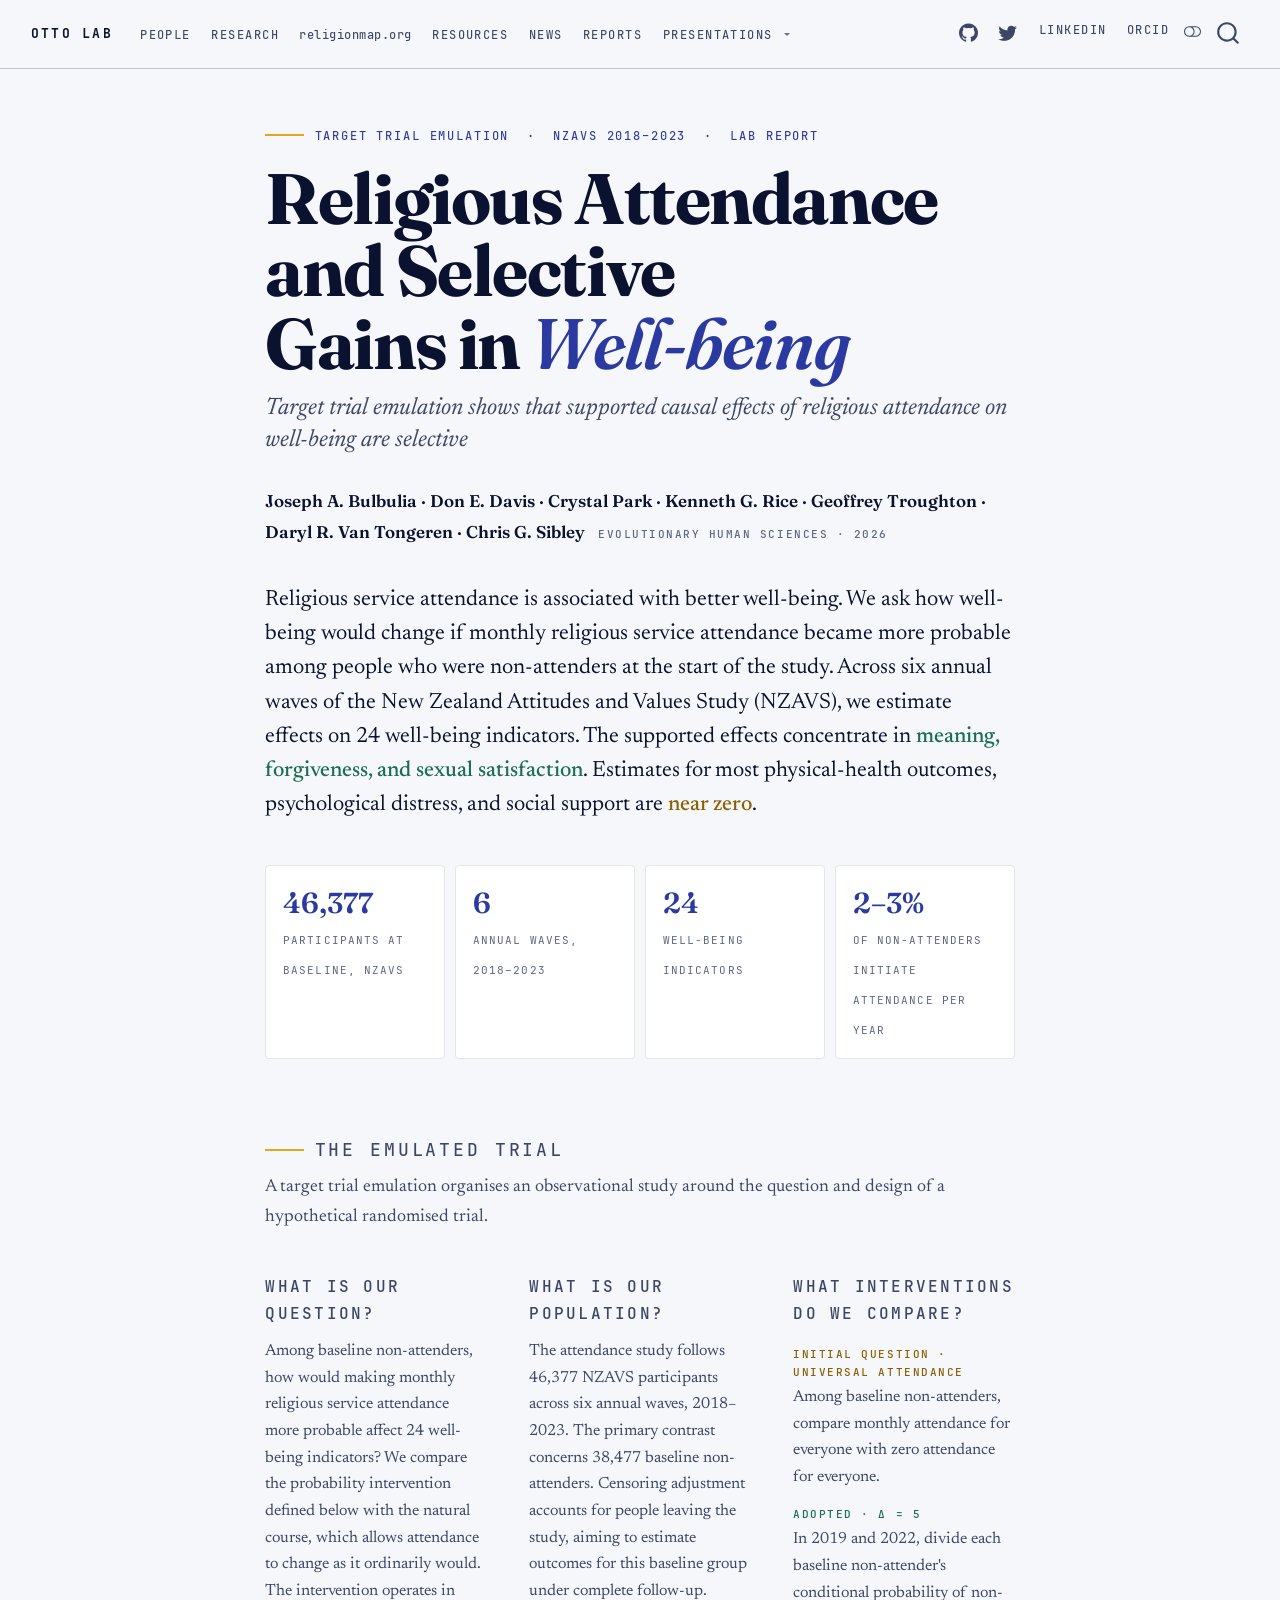
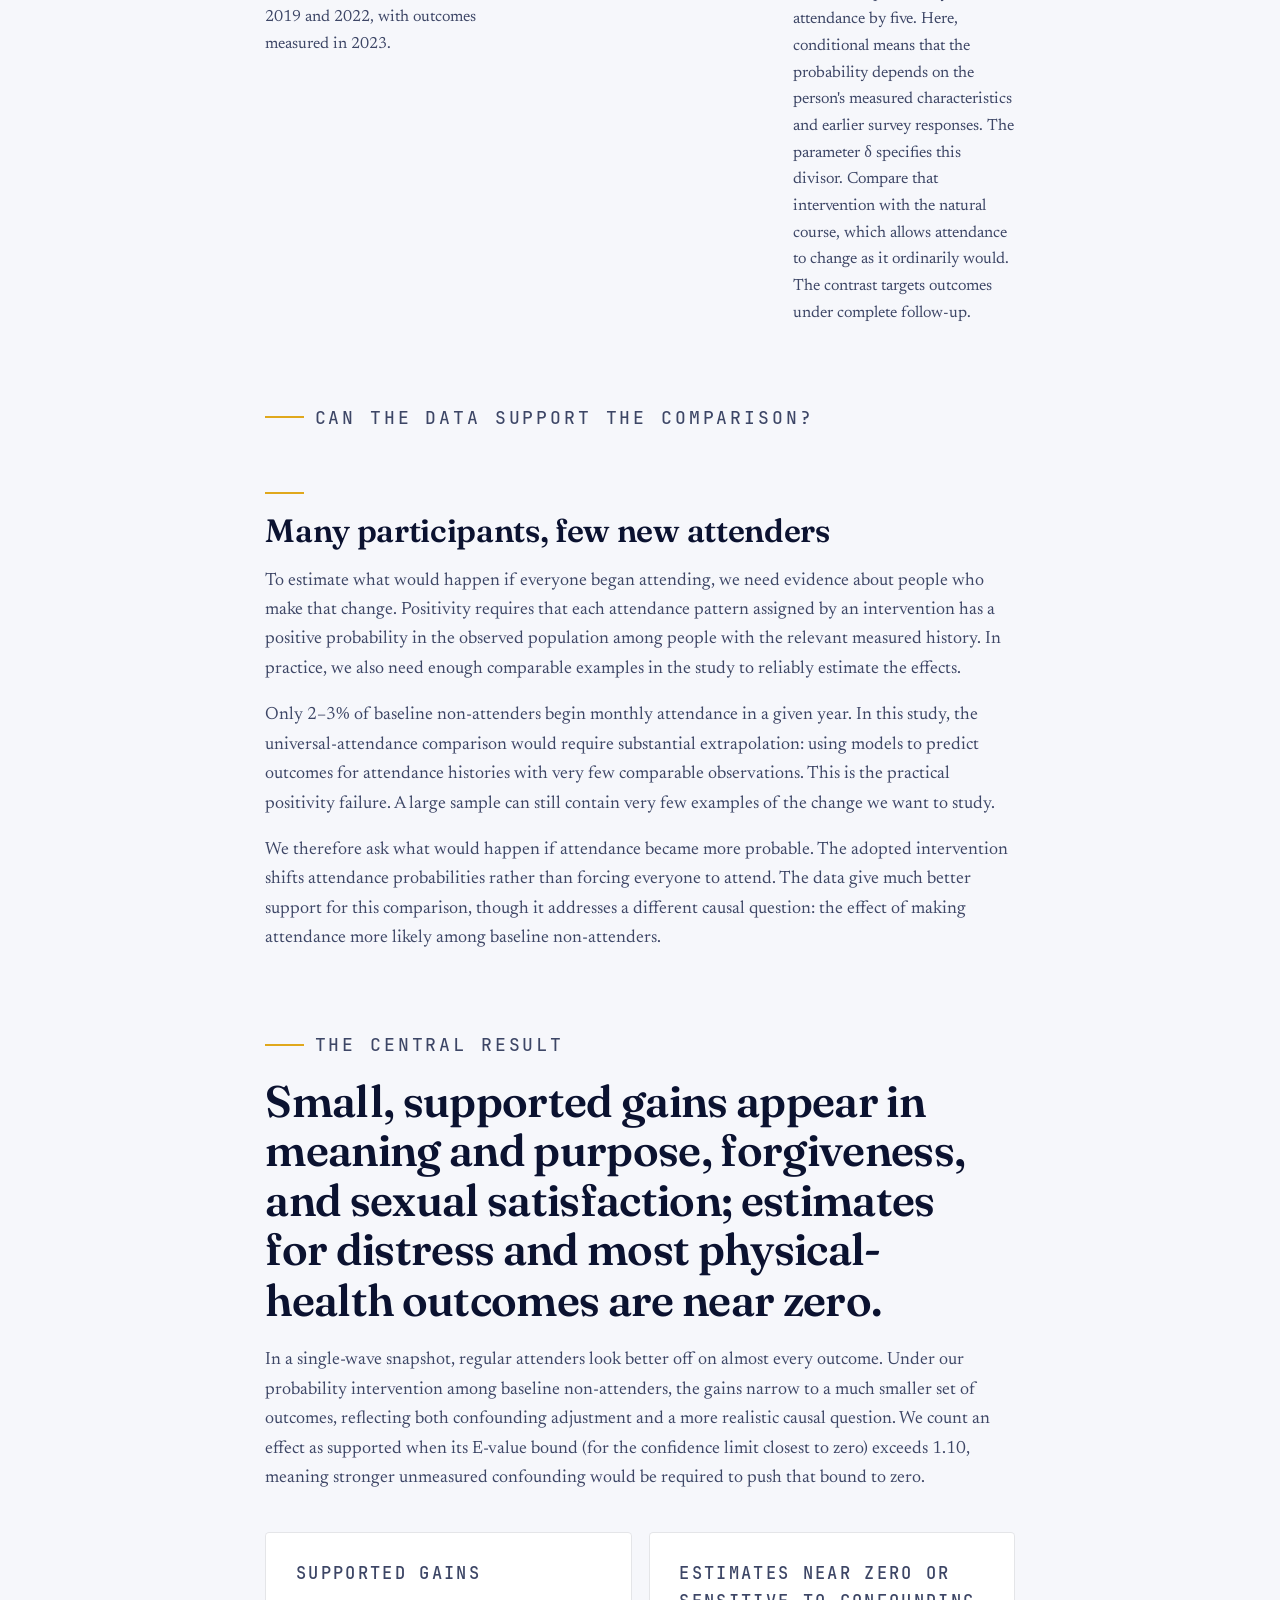
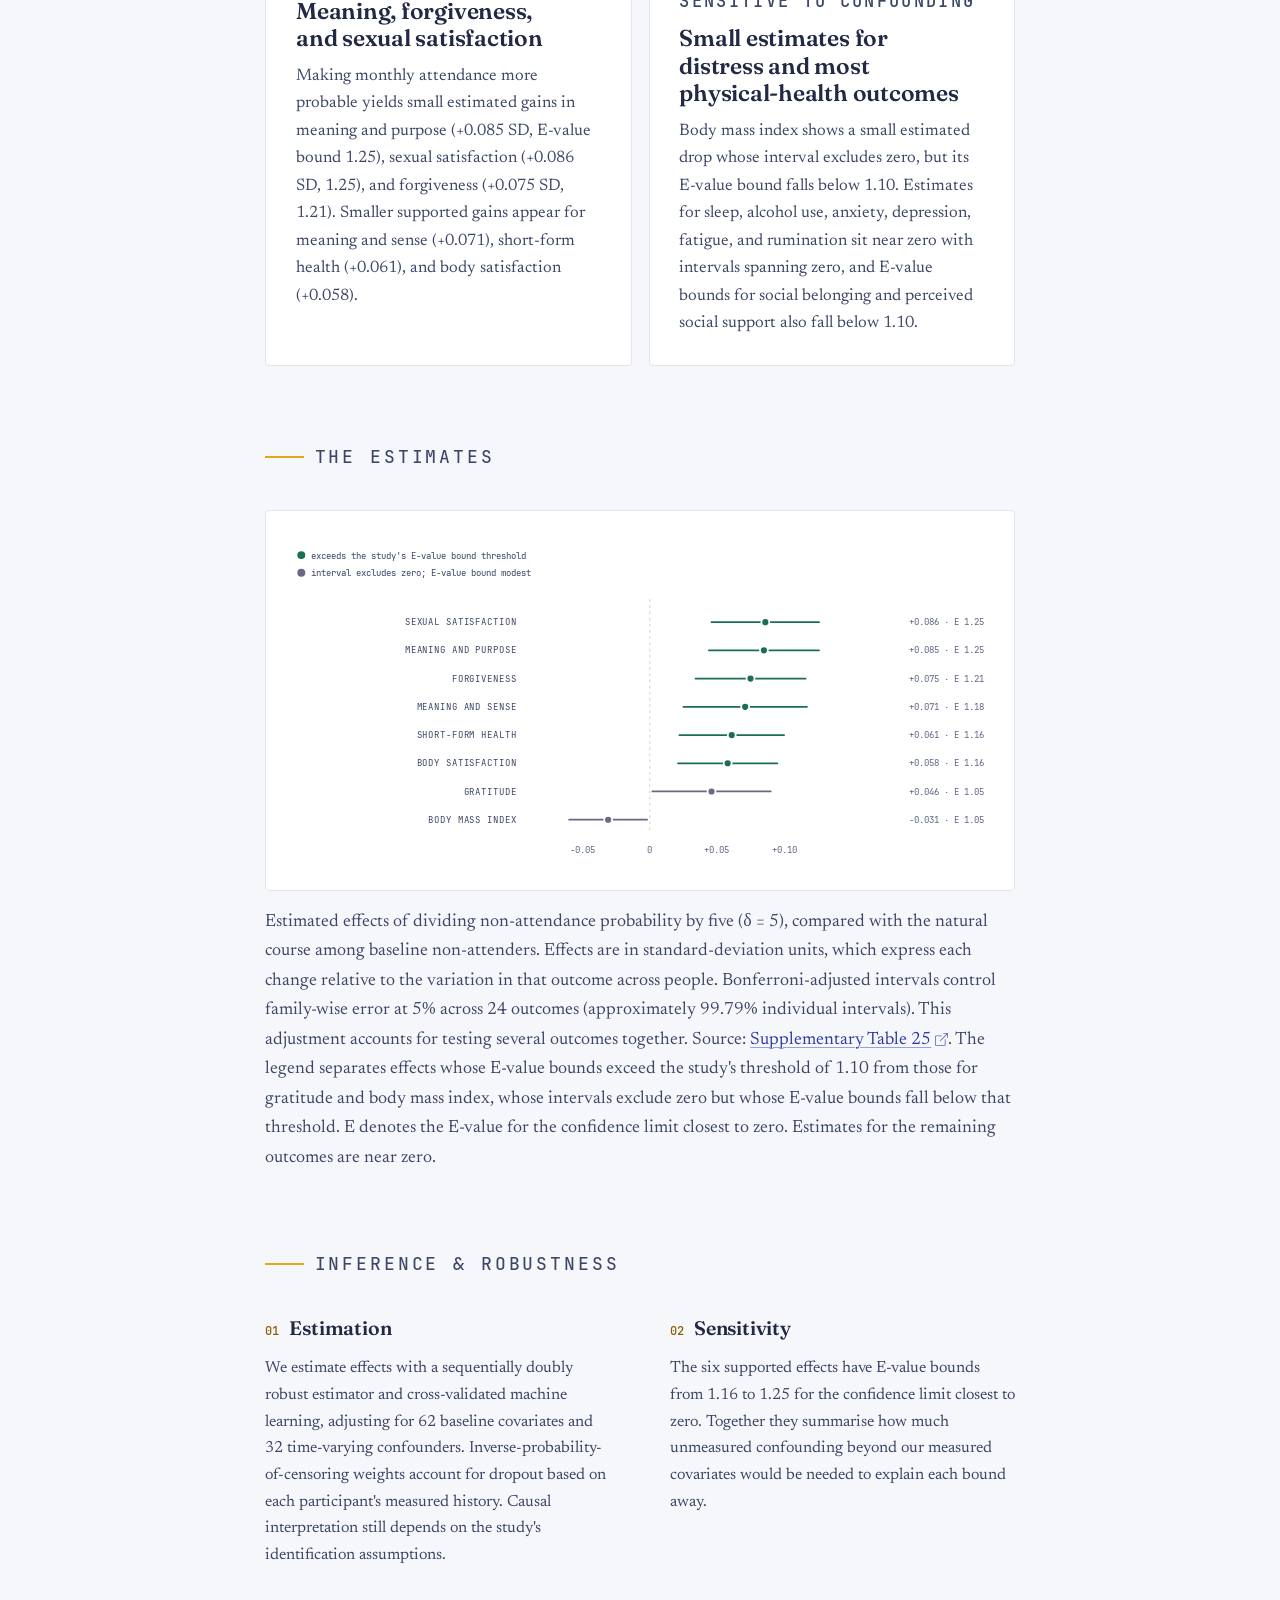
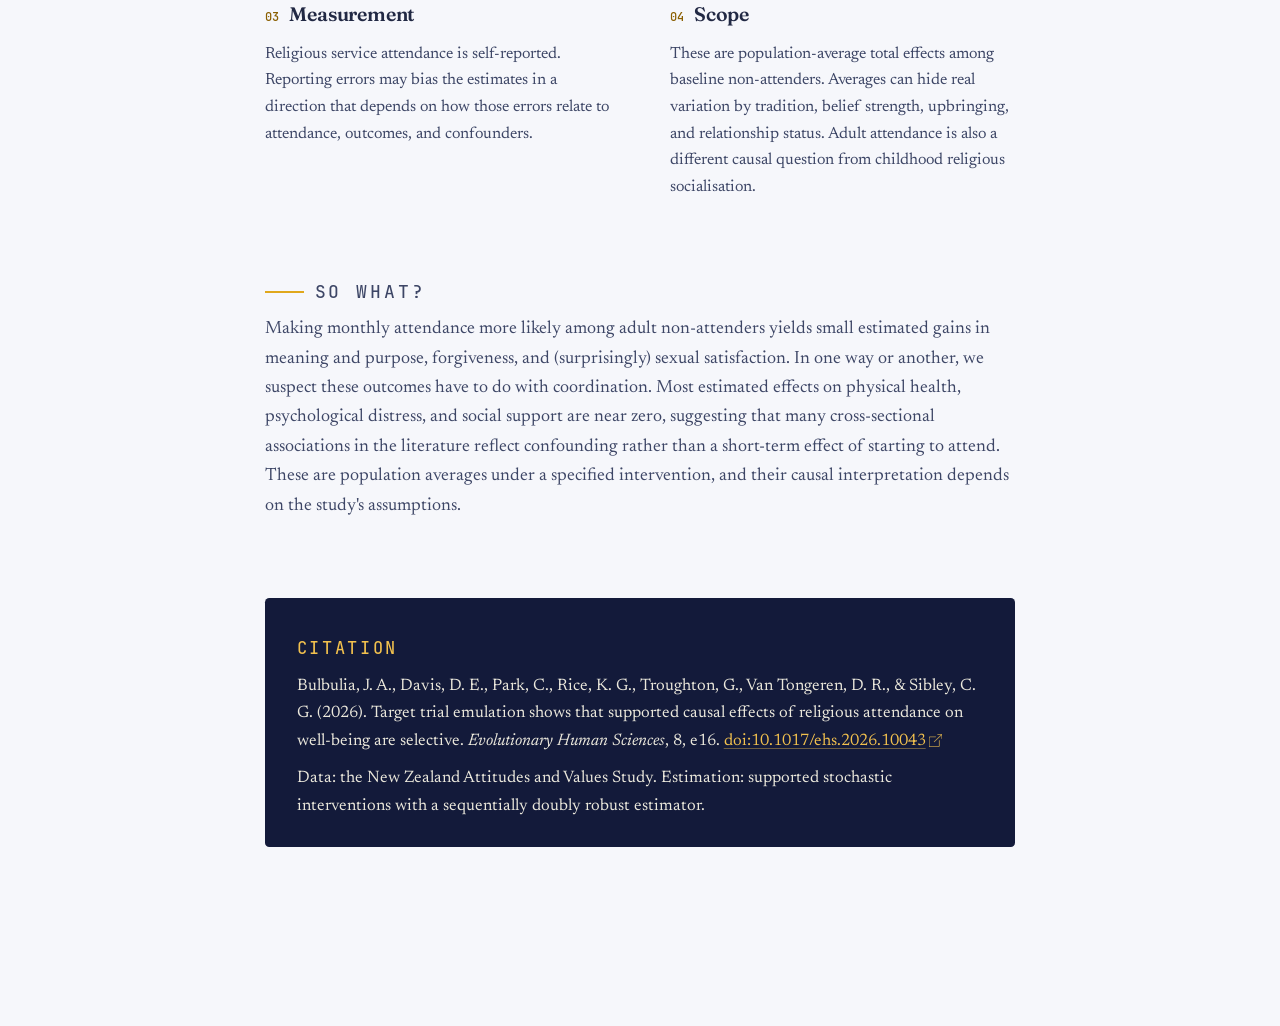
<file: docs/reports/religious-attendance-wellbeing.html>
<!DOCTYPE html>
<html xmlns="http://www.w3.org/1999/xhtml" lang="en" xml:lang="en"><head>

<meta charset="utf-8">
<meta name="generator" content="quarto-1.11.9">

<meta name="viewport" content="width=device-width, initial-scale=1.0, user-scalable=yes">


<title>Religious Attendance and Selective Gains in Well-being | OTTO Lab – OTTO Lab</title>
<style>
/* Default styles provided by pandoc.
** See https://pandoc.org/MANUAL.html#variables-for-html for config info.
*/
span.smallcaps{font-variant: small-caps;}
div.columns{display: flex; gap: 1.5em;}
div.column{flex: auto;}
@media screen {
div.columns{gap: min(4vw, 1.5em);}
div.column{overflow-x: auto;}
}
div.hanging-indent{margin-left: 1.5em; text-indent: -1.5em;}
ul.task-list{list-style: none;}
ul.task-list li input[type="checkbox"] {
  width: 0.8em;
  margin: 0 0.8em 0.2em -1em; /* quarto-specific, see https://github.com/quarto-dev/quarto-cli/issues/4556 */ 
  vertical-align: middle;
}
/* CSS for syntax highlighting */
html { -webkit-text-size-adjust: 100%; }
pre > code.sourceCode { white-space: pre; position: relative; }
pre > code.sourceCode > span { display: inline-block; line-height: 1.25; }
pre > code.sourceCode > span:empty { height: 1.2em; }
.sourceCode { overflow: visible; }
code.sourceCode > span { color: inherit; text-decoration: inherit; }
div.sourceCode { margin: 1em 0; }
pre.sourceCode { margin: 0; }
@media screen {
div.sourceCode { overflow: auto; }
}
@media print {
pre > code.sourceCode { white-space: pre-wrap; }
pre > code.sourceCode > span { text-indent: -5em; padding-left: 5em; }
}
pre.numberSource code
  { counter-reset: source-line 0; }
pre.numberSource code > span
  { position: relative; left: -4em; counter-increment: source-line; }
pre.numberSource code > span > a:first-child::before
  { content: counter(source-line);
    position: relative; left: -1em; text-align: right; vertical-align: baseline;
    border: none; display: inline-block;
    -webkit-touch-callout: none; -webkit-user-select: none;
    -khtml-user-select: none; -moz-user-select: none;
    -ms-user-select: none; user-select: none;
    padding: 0 4px; width: 4em;
  }
pre.numberSource { margin-left: 3em;  padding-left: 4px; }
div.sourceCode
  {   }
@media screen {
pre > code.sourceCode > span > a:first-child::before { text-decoration: underline; }
}
</style>


<script src="../site_libs/quarto-nav/quarto-nav.js"></script>
<script src="../site_libs/quarto-nav/headroom.min.js"></script>
<script src="../site_libs/clipboard/clipboard.min.js"></script>
<script src="../site_libs/quarto-search/autocomplete.umd.js"></script>
<script src="../site_libs/quarto-search/fuse.min.js"></script>
<script src="../site_libs/quarto-search/quarto-search.js"></script>
<meta name="quarto:offset" content="../">
<script src="../site_libs/quarto-html/quarto.js" type="module"></script>
<script src="../site_libs/quarto-html/tabsets/tabsets.js" type="module"></script>
<script src="../site_libs/quarto-html/scrollable-regions/scrollable-regions.js" type="module"></script>
<script src="../site_libs/quarto-html/popper.min.js"></script>
<script src="../site_libs/quarto-html/tippy.umd.min.js"></script>
<script src="../site_libs/quarto-html/anchor.min.js"></script>
<link href="../site_libs/quarto-html/tippy.css" rel="stylesheet">
<link href="../site_libs/quarto-html/quarto-syntax-highlighting-7b1528b1cba7e9f63f59baa7408a6f56.css" rel="stylesheet" class="quarto-color-scheme" id="quarto-text-highlighting-styles">
<link href="../site_libs/quarto-html/quarto-syntax-highlighting-dark-c8cca58254341e41c468761f0045acd0.css" rel="stylesheet" class="quarto-color-scheme quarto-color-alternate" id="quarto-text-highlighting-styles">
<script src="../site_libs/bootstrap/bootstrap.min.js"></script>
<link href="../site_libs/bootstrap/bootstrap-icons.css" rel="stylesheet">
<link href="../site_libs/bootstrap/bootstrap-6d7671dc5a83e9783830cbeec8fb2904.min.css" rel="stylesheet" append-hash="true" class="quarto-color-scheme" id="quarto-bootstrap" data-mode="light">
<link href="../site_libs/bootstrap/bootstrap-dark-7ee6e58e6e3f9a698a1252d912e4d36e.min.css" rel="stylesheet" append-hash="true" class="quarto-color-scheme quarto-color-alternate" id="quarto-bootstrap" data-mode="dark">
<script id="quarto-search-options" type="application/json">{
  "location": "navbar",
  "copy-button": false,
  "collapse-after": 3,
  "panel-placement": "end",
  "type": "overlay",
  "limit": 50,
  "keyboard-shortcut": [
    "f",
    "/",
    "s"
  ],
  "show-item-context": false,
  "language": {
    "search-no-results-text": "No results",
    "search-matching-documents-text": "matching documents",
    "search-copy-link-title": "Copy link to search",
    "search-hide-matches-text": "Hide additional matches",
    "search-more-match-text": "more match in this document",
    "search-more-matches-text": "more matches in this document",
    "search-clear-button-title": "Clear",
    "search-text-placeholder": "",
    "search-detached-cancel-button-title": "Cancel",
    "search-submit-button-title": "Submit",
    "search-label": "Search"
  }
}</script>
<style>html{ scroll-behavior: smooth; }</style>


<link rel="stylesheet" href="../styles.css">
<meta property="og:title" content="Religious Attendance and Selective Gains in Well-being | OTTO Lab">
<meta property="og:site_name" content="OTTO Lab">
<meta property="og:locale" content="en_US">
<meta name="twitter:title" content="Religious Attendance and Selective Gains in Well-being | OTTO Lab">
<meta name="twitter:creator" content="@prof_joe_">
<meta name="twitter:site" content="@prof_joe_">
<meta name="twitter:card" content="summary_large_image">
</head>

<body class="nav-fixed report quarto-dark"><a id="quarto-skip-link" class="visually-hidden-focusable" href="#quarto-document-content">Skip to main content</a><script id="quarto-html-before-body" type="application/javascript">
    const toggleBodyColorMode = (bsSheetEl) => {
      const mode = bsSheetEl.getAttribute("data-mode");
      const bodyEl = window.document.querySelector("body");
      if (mode === "dark") {
        bodyEl.classList.add("quarto-dark");
        bodyEl.classList.remove("quarto-light");
      } else {
        bodyEl.classList.add("quarto-light");
        bodyEl.classList.remove("quarto-dark");
      }
    }
    const toggleBodyColorPrimary = () => {
      const bsSheetEl = window.document.querySelector("link#quarto-bootstrap:not([rel=disabled-stylesheet])");
      if (bsSheetEl) {
        toggleBodyColorMode(bsSheetEl);
      }
    }
    const setColorSchemeToggle = (alternate) => {
      const toggles = window.document.querySelectorAll('.quarto-color-scheme-toggle');
      for (let i=0; i < toggles.length; i++) {
        const toggle = toggles[i];
        if (toggle) {
          toggle.setAttribute("aria-checked", alternate ? "true" : "false");
          if (alternate) {
            toggle.classList.add("alternate");
          } else {
            toggle.classList.remove("alternate");
          }
        }
      }
    };
    const toggleColorMode = (alternate) => {
      // Switch the stylesheets
      const primaryStylesheets = window.document.querySelectorAll('link.quarto-color-scheme:not(.quarto-color-alternate)');
      const alternateStylesheets = window.document.querySelectorAll('link.quarto-color-scheme.quarto-color-alternate');
      manageTransitions('#quarto-margin-sidebar .nav-link', false);
      if (alternate) {
        // note: dark is layered on light, we don't disable primary!
        enableStylesheet(alternateStylesheets);
        for (const sheetNode of alternateStylesheets) {
          if (sheetNode.id === "quarto-bootstrap") {
            toggleBodyColorMode(sheetNode);
          }
        }
      } else {
        disableStylesheet(alternateStylesheets);
        enableStylesheet(primaryStylesheets)
        toggleBodyColorPrimary();
      }
      manageTransitions('#quarto-margin-sidebar .nav-link', true);
      // Switch the toggles
      setColorSchemeToggle(alternate)
    }
    // Hack to workaround the fact that safari doesn't
    // properly recolor the scrollbar when toggling (#1455).
    // Not run on load: stylesheets are set before first paint there, and
    // scrolling would undo the scroll to a URL fragment (#14973).
    // The one pixel nudge keeps the reader where they were.
    const refreshSafariScrollbar = () => {
      if (navigator.userAgent.indexOf('Safari') > 0 && navigator.userAgent.indexOf('Chrome') == -1) {
        manageTransitions("body", false);
        const scrollY = window.scrollY;
        window.scrollTo(0, scrollY > 0 ? scrollY - 1 : 1);
        setTimeout(() => {
          window.scrollTo(0, scrollY);
          manageTransitions("body", true);
        }, 40);
      }
    }
    const disableStylesheet = (stylesheets) => {
      for (let i=0; i < stylesheets.length; i++) {
        const stylesheet = stylesheets[i];
        stylesheet.rel = 'disabled-stylesheet';
      }
    }
    const enableStylesheet = (stylesheets) => {
      for (let i=0; i < stylesheets.length; i++) {
        const stylesheet = stylesheets[i];
        if(stylesheet.rel !== 'stylesheet') { // for Chrome, which will still FOUC without this check
          stylesheet.rel = 'stylesheet';
        }
      }
    }
    const manageTransitions = (selector, allowTransitions) => {
      const els = window.document.querySelectorAll(selector);
      for (let i=0; i < els.length; i++) {
        const el = els[i];
        if (allowTransitions) {
          el.classList.remove('notransition');
        } else {
          el.classList.add('notransition');
        }
      }
    }
    const isFileUrl = () => {
      return window.location.protocol === 'file:';
    }
    const hasAlternateSentinel = () => {
      let styleSentinel = getColorSchemeSentinel();
      if (styleSentinel !== null) {
        return styleSentinel === "alternate";
      } else {
        return false;
      }
    }
    const setStyleSentinel = (alternate) => {
      const value = alternate ? "alternate" : "default";
      if (!isFileUrl()) {
        window.localStorage.setItem("quarto-color-scheme", value);
      } else {
        localAlternateSentinel = value;
      }
    }
    const getColorSchemeSentinel = () => {
      if (!isFileUrl()) {
        const storageValue = window.localStorage.getItem("quarto-color-scheme");
        return storageValue != null ? storageValue : localAlternateSentinel;
      } else {
        return localAlternateSentinel;
      }
    }
    const toggleGiscusIfUsed = (isAlternate, darkModeDefault) => {
      const baseTheme = document.querySelector('#giscus-base-theme')?.value ?? 'light';
      const alternateTheme = document.querySelector('#giscus-alt-theme')?.value ?? 'dark';
      let newTheme = '';
      if(authorPrefersDark) {
        newTheme = isAlternate ? baseTheme : alternateTheme;
      } else {
        newTheme = isAlternate ? alternateTheme : baseTheme;
      }
      const changeGiscusTheme = () => {
        // From: https://github.com/giscus/giscus/issues/336
        const sendMessage = (message) => {
          const iframe = document.querySelector('iframe.giscus-frame');
          if (!iframe) return;
          iframe.contentWindow.postMessage({ giscus: message }, 'https://giscus.app');
        }
        sendMessage({
          setConfig: {
            theme: newTheme
          }
        });
      }
      const isGiscussLoaded = window.document.querySelector('iframe.giscus-frame') !== null;
      if (isGiscussLoaded) {
        changeGiscusTheme();
      }
    };
    const authorPrefersDark = true;
    const queryPrefersDark = window.matchMedia('(prefers-color-scheme: dark)');
    const darkModeDefault = queryPrefersDark.matches;
    let localAlternateSentinel = darkModeDefault ? 'alternate' : 'default';
    // Dark / light mode switch
    window.quartoToggleColorScheme = () => {
      // Read the current dark / light value
      let toAlternate = !hasAlternateSentinel();
      toggleColorMode(toAlternate);
      refreshSafariScrollbar();
      setStyleSentinel(toAlternate);
      toggleGiscusIfUsed(toAlternate, darkModeDefault);
      window.dispatchEvent(new Event('resize'));
    };
    queryPrefersDark.addEventListener("change", e => {
      if(window.localStorage.getItem("quarto-color-scheme") !== null)
        return;
      const alternate = e.matches
      toggleColorMode(alternate);
      refreshSafariScrollbar();
      localAlternateSentinel = e.matches ? 'alternate' : 'default'; // this is used alongside local storage!
      toggleGiscusIfUsed(alternate, darkModeDefault);
    });
    // Switch to dark mode if need be
    if (hasAlternateSentinel()) {
      toggleColorMode(true);
    } else {
      toggleColorMode(false);
    }
  </script>

<div id="quarto-search-results"></div>
  <header id="quarto-header" class="headroom fixed-top">
    <nav class="navbar navbar-expand-xl " data-bs-theme="dark" aria-label="Site">
      <div class="navbar-container container-fluid">
      <div class="navbar-brand-container mx-auto">
    <a class="navbar-brand" href="../index.html">
    <span class="navbar-title">OTTO Lab</span>
    </a>
  </div>
          <button class="navbar-toggler" type="button" data-bs-toggle="collapse" data-bs-target="#navbarCollapse" aria-controls="navbarCollapse" aria-expanded="false" aria-label="Toggle navigation" onclick="if (window.quartoToggleHeadroom) { window.quartoToggleHeadroom(); }">
  <span class="navbar-toggler-icon"></span>
</button>
          <div class="collapse navbar-collapse" id="navbarCollapse">
            <ul class="navbar-nav navbar-nav-scroll me-auto">
  <li class="nav-item">
    <a class="nav-link" href="../team.html"> 
<span class="menu-text">People</span></a>
  </li>  
  <li class="nav-item">
    <a class="nav-link" href="../research.html"> 
<span class="menu-text">Research</span></a>
  </li>  
  <li class="nav-item">
    <a class="nav-link" href="https://religionmap.org/"> 
<span class="menu-text">religionmap.org</span></a>
  </li>  
  <li class="nav-item">
    <a class="nav-link" href="../resources.html"> 
<span class="menu-text">Resources</span></a>
  </li>  
  <li class="nav-item">
    <a class="nav-link" href="../news.html"> 
<span class="menu-text">News</span></a>
  </li>  
  <li class="nav-item">
    <a class="nav-link" href="../reports.html"> 
<span class="menu-text">Reports</span></a>
  </li>  
  <li class="nav-item dropdown ">
    <a class="nav-link dropdown-toggle" href="#" id="nav-menu-presentations" role="link" data-bs-toggle="dropdown" aria-expanded="false">
 <span class="menu-text">Presentations</span>
    </a>
    <ul class="dropdown-menu" aria-labelledby="nav-menu-presentations">    
        <li>
    <a class="dropdown-item" href="../presentations.html">
 <span class="dropdown-text">All Presentations</span></a>
  </li>  
        <li><hr class="dropdown-divider"></li>
        <li class="dropdown-header">2025</li>
        <li>
    <a class="dropdown-item" href="../presentations.html#sasp-2025">
 <span class="dropdown-text">SASP: Student Presentations</span></a>
  </li>  
        <li>
    <a class="dropdown-item" href="../presentations.html#apa-bier-2025">
 <span class="dropdown-text">Bier Award Lecture</span></a>
  </li>  
    </ul>
  </li>
</ul>
            <ul class="navbar-nav navbar-nav-scroll ms-auto">
  <li class="nav-item compact">
    <a class="nav-link" href="https://github.com/go-bayes"> <i class="bi bi-github" role="img" aria-label="GitHub">
</i> 
<span class="menu-text"></span></a>
  </li>  
  <li class="nav-item compact">
    <a class="nav-link" href="https://x.com/prof_joe_"> <i class="bi bi-twitter" role="img" aria-label="X (Twitter)">
</i> 
<span class="menu-text"></span></a>
  </li>  
  <li class="nav-item">
    <a class="nav-link" href="https://linkedin.com/in/joseph-bulbulia-1ba5a514"> 
<span class="menu-text">LinkedIn</span></a>
  </li>  
  <li class="nav-item">
    <a class="nav-link" href="https://orcid.org/0000-0002-5861-2056"> 
<span class="menu-text">ORCID</span></a>
  </li>  
</ul>
          </div> <!-- /navcollapse -->
            <div class="quarto-navbar-tools">
  <button type="button" role="switch" aria-checked="false" class="quarto-color-scheme-toggle quarto-navigation-tool  px-1" onclick="window.quartoToggleColorScheme(); return false;" title="Toggle dark mode" aria-label="Toggle dark mode"><i class="bi"></i></button>
</div>
            <div id="quarto-search" class="" title="Search"></div>
      </div> <!-- /container-fluid -->
    </nav>
</header>
<!-- content -->
<div id="quarto-content" class="quarto-container page-columns page-rows-contents page-layout-full page-navbar">
<!-- sidebar -->
<!-- margin-sidebar -->
    
<!-- main -->
<main class="content column-page" id="quarto-document-content" tabindex="-1"><header id="title-block-header" class="quarto-title-block"><h1 class="title display-7"></h1></header><div class="quarto-title-block"><div class="quarto-title-tools-only"><button type="button" class="btn code-tools-button" id="quarto-code-tools-source"><i class="bi"></i> Code</button></div></div>





<div class="report-wrap">

<p class="kicker kicker-dash">Target trial emulation &nbsp;·&nbsp; NZAVS 2018–2023 &nbsp;·&nbsp; Lab report</p>
<h1 class="report-title">Religious Attendance and Selective Gains in <em>Well-being</em></h1>
<p class="report-subtitle">Target trial emulation shows that supported causal effects of religious attendance on well-being are selective</p>
<p class="byline"><span class="names">Joseph A. Bulbulia · Don E. Davis · Crystal Park · Kenneth G. Rice · Geoffrey Troughton · Daryl R. Van Tongeren · Chris G. Sibley</span><span class="venue">Evolutionary Human Sciences · 2026</span></p>

<p class="report-lede">Religious service attendance is associated with better well-being. We ask how well-being would change if monthly religious service attendance became more probable among people who were non-attenders at the start of the study. Across six annual waves of the New Zealand Attitudes and Values Study (NZAVS), we estimate effects on 24 well-being indicators. The supported effects concentrate in <span class="hl">meaning, forgiveness, and sexual satisfaction</span>. Estimates for most physical-health outcomes, psychological distress, and social support are <span class="hl-gold">near zero</span>.</p>

<div class="stat-row" style="margin-top:2.5rem">
  <div class="stat"><span class="n">46,377</span><span class="lbl">participants at baseline, NZAVS</span></div>
  <div class="stat"><span class="n">6</span><span class="lbl">annual waves, 2018–2023</span></div>
  <div class="stat"><span class="n">24</span><span class="lbl">well-being indicators</span></div>
  <div class="stat"><span class="n">2–3%</span><span class="lbl">of non-attenders initiate attendance per year</span></div>
</div>

<section class="report-section">
<p class="kicker kicker-dash">The emulated trial</p>
<p>A target trial emulation organises an observational study around the question and design of a hypothetical randomised trial.</p>
<div class="trial-grid">
  <div class="cell">
    <p class="chip soft">What is our question?</p>
    <p>Among baseline non-attenders, how would making monthly religious service attendance more probable affect 24 well-being indicators? We compare the probability intervention defined below with the natural course, which allows attendance to change as it ordinarily would. The intervention operates in 2019 and 2022, with outcomes measured in 2023.</p>
  </div>
  <div class="cell">
    <p class="chip soft">What is our population?</p>
    <p>The attendance study follows 46,377 NZAVS participants across six annual waves, 2018–2023. The primary contrast concerns 38,477 baseline non-attenders. Censoring adjustment accounts for people leaving the study, aiming to estimate outcomes for this baseline group under complete follow-up.</p>
  </div>
  <div class="cell">
    <p class="chip soft">What interventions do we compare?</p>
    <div class="arm">
      <span class="chip gold">Initial question · universal attendance</span>
      <p>Among baseline non-attenders, compare monthly attendance for everyone with zero attendance for everyone.</p>
    </div>
    <div class="arm">
      <span class="chip">Adopted · δ = 5</span>
      <p>In 2019 and 2022, divide each baseline non-attender's conditional probability of non-attendance by five. Here, conditional means that the probability depends on the person's measured characteristics and earlier survey responses. The parameter δ specifies this divisor. Compare that intervention with the natural course, which allows attendance to change as it ordinarily would. The contrast targets outcomes under complete follow-up.</p>
    </div>
  </div>
</div>
</section>

<section class="report-section">
<p class="kicker kicker-dash">Can the data support the comparison?</p>
<h2 class="anchored">Many participants, few new attenders</h2>
<p>To estimate what would happen if everyone began attending, we need evidence about people who make that change. Positivity requires that each attendance pattern assigned by an intervention has a positive probability in the observed population among people with the relevant measured history. In practice, we also need enough comparable examples in the study to reliably estimate the effects.</p>
<p>Only 2–3% of baseline non-attenders begin monthly attendance in a given year. In this study, the universal-attendance comparison would require substantial extrapolation: using models to predict outcomes for attendance histories with very few comparable observations. This is the practical positivity failure. A large sample can still contain very few examples of the change we want to study.</p>
<p>We therefore ask what would happen if attendance became more probable. The adopted intervention shifts attendance probabilities rather than forcing everyone to attend. The data give much better support for this comparison, though it addresses a different causal question: the effect of making attendance more likely among baseline non-attenders.</p>
</section>

<section class="report-section">
<p class="kicker kicker-dash">The central result</p>
<h2 class="claim anchored" style="margin-top:1rem">Small, supported gains appear in meaning and purpose, forgiveness, and sexual satisfaction; estimates for distress and most physical-health outcomes are near zero.</h2>
<p>In a single-wave snapshot, regular attenders look better off on almost every outcome. Under our probability intervention among baseline non-attenders, the gains narrow to a much smaller set of outcomes, reflecting both confounding adjustment and a more realistic causal question. We count an effect as supported when its E-value bound (for the confidence limit closest to zero) exceeds 1.10, meaning stronger unmeasured confounding would be required to push that bound to zero.</p>

<div class="duo">
  <div class="panel">
    <p class="chip">Supported gains</p>
    <h3 class="anchored">Meaning, forgiveness, and sexual satisfaction</h3>
    <p>Making monthly attendance more probable yields small estimated gains in meaning and purpose (+0.085 SD, E-value bound 1.25), sexual satisfaction (+0.086 SD, 1.25), and forgiveness (+0.075 SD, 1.21). Smaller supported gains appear for meaning and sense (+0.071), short-form health (+0.061), and body satisfaction (+0.058).</p>
  </div>
  <div class="panel">
    <p class="chip gold" style="white-space:normal">Estimates near zero or sensitive to confounding</p>
    <h3 class="anchored">Small estimates for distress and most physical-health outcomes</h3>
    <p>Body mass index shows a small estimated drop whose interval excludes zero, but its E-value bound falls below 1.10. Estimates for sleep, alcohol use, anxiety, depression, fatigue, and rumination sit near zero with intervals spanning zero, and E-value bounds for social belonging and perceived social support also fall below 1.10.</p>
  </div>
</div>
</section>

<section class="report-section">
<p class="kicker kicker-dash">The estimates</p>
<div class="figure-panel">
<svg viewbox="0 0 780 372" xmlns="http://www.w3.org/2000/svg" role="img" font-family="JetBrains Mono, ui-monospace, Menlo, monospace">
<circle cx="6" cy="16" r="4.5" fill="var(--green)"></circle>
<text x="17" y="20" font-size="10.5" fill="var(--ink-soft)">exceeds the study's E-value bound threshold</text>
<circle cx="6" cy="36" r="4.5" fill="var(--gold)"></circle>
<text x="17" y="40" font-size="10.5" fill="var(--ink-soft)">interval excludes zero; E-value bound modest</text>
<line x1="401.1" y1="66" x2="401.1" y2="332" stroke="var(--hair)" stroke-dasharray="3 4" stroke-width="1"></line>
<text x="324.9" y="354" font-size="10" fill="var(--ink-faint)" text-anchor="middle">-0.05</text>
<text x="401.1" y="354" font-size="10" fill="var(--ink-faint)" text-anchor="middle">0</text>
<text x="477.2" y="354" font-size="10" fill="var(--ink-faint)" text-anchor="middle">+0.05</text>
<text x="553.4" y="354" font-size="10" fill="var(--ink-faint)" text-anchor="middle">+0.10</text>
<g>
<title>sexual satisfaction: 0.086 [0.046, 0.126], E-value bound 1.25</title>
<text x="250" y="95.5" font-size="10.5" letter-spacing="1" fill="var(--ink-soft)" text-anchor="end">SEXUAL SATISFACTION</text>
<line x1="471.1" y1="92.0" x2="593.0" y2="92.0" stroke="var(--green)" stroke-width="2" stroke-linecap="round"></line>
<circle cx="532.1" cy="92.0" r="4.5" fill="var(--green)" stroke="var(--card)" stroke-width="2"></circle>
<text x="780" y="95.5" font-size="10" fill="var(--ink-faint)" text-anchor="end">+0.086 · E 1.25</text>
</g>
<g>
<title>meaning and purpose: 0.085 [0.044, 0.126], E-value bound 1.25</title>
<text x="250" y="127.5" font-size="10.5" letter-spacing="1" fill="var(--ink-soft)" text-anchor="end">MEANING AND PURPOSE</text>
<line x1="468.1" y1="124.0" x2="593.0" y2="124.0" stroke="var(--green)" stroke-width="2" stroke-linecap="round"></line>
<circle cx="530.5" cy="124.0" r="4.5" fill="var(--green)" stroke="var(--card)" stroke-width="2"></circle>
<text x="780" y="127.5" font-size="10" fill="var(--ink-faint)" text-anchor="end">+0.085 · E 1.25</text>
</g>
<g>
<title>forgiveness: 0.075 [0.034, 0.116], E-value bound 1.21</title>
<text x="250" y="159.5" font-size="10.5" letter-spacing="1" fill="var(--ink-soft)" text-anchor="end">FORGIVENESS</text>
<line x1="452.9" y1="156.0" x2="577.8" y2="156.0" stroke="var(--green)" stroke-width="2" stroke-linecap="round"></line>
<circle cx="515.3" cy="156.0" r="4.5" fill="var(--green)" stroke="var(--card)" stroke-width="2"></circle>
<text x="780" y="159.5" font-size="10" fill="var(--ink-faint)" text-anchor="end">+0.075 · E 1.21</text>
</g>
<g>
<title>meaning and sense: 0.071 [0.025, 0.117], E-value bound 1.18</title>
<text x="250" y="191.5" font-size="10.5" letter-spacing="1" fill="var(--ink-soft)" text-anchor="end">MEANING AND SENSE</text>
<line x1="439.2" y1="188.0" x2="579.3" y2="188.0" stroke="var(--green)" stroke-width="2" stroke-linecap="round"></line>
<circle cx="509.2" cy="188.0" r="4.5" fill="var(--green)" stroke="var(--card)" stroke-width="2"></circle>
<text x="780" y="191.5" font-size="10" fill="var(--ink-faint)" text-anchor="end">+0.071 · E 1.18</text>
</g>
<g>
<title>short-form health: 0.061 [0.022, 0.100], E-value bound 1.16</title>
<text x="250" y="223.5" font-size="10.5" letter-spacing="1" fill="var(--ink-soft)" text-anchor="end">SHORT-FORM HEALTH</text>
<line x1="434.6" y1="220.0" x2="553.4" y2="220.0" stroke="var(--green)" stroke-width="2" stroke-linecap="round"></line>
<circle cx="494.0" cy="220.0" r="4.5" fill="var(--green)" stroke="var(--card)" stroke-width="2"></circle>
<text x="780" y="223.5" font-size="10" fill="var(--ink-faint)" text-anchor="end">+0.061 · E 1.16</text>
</g>
<g>
<title>body satisfaction: 0.058 [0.021, 0.095], E-value bound 1.16</title>
<text x="250" y="255.5" font-size="10.5" letter-spacing="1" fill="var(--ink-soft)" text-anchor="end">BODY SATISFACTION</text>
<line x1="433.1" y1="252.0" x2="545.8" y2="252.0" stroke="var(--green)" stroke-width="2" stroke-linecap="round"></line>
<circle cx="489.4" cy="252.0" r="4.5" fill="var(--green)" stroke="var(--card)" stroke-width="2"></circle>
<text x="780" y="255.5" font-size="10" fill="var(--ink-faint)" text-anchor="end">+0.058 · E 1.16</text>
</g>
<g>
<title>gratitude: 0.046 [0.002, 0.090], E-value bound 1.05</title>
<text x="250" y="287.5" font-size="10.5" letter-spacing="1" fill="var(--ink-soft)" text-anchor="end">GRATITUDE</text>
<line x1="404.1" y1="284.0" x2="538.2" y2="284.0" stroke="var(--gold)" stroke-width="2" stroke-linecap="round"></line>
<circle cx="471.1" cy="284.0" r="4.5" fill="var(--gold)" stroke="var(--card)" stroke-width="2"></circle>
<text x="780" y="287.5" font-size="10" fill="var(--ink-faint)" text-anchor="end">+0.046 · E 1.05</text>
</g>
<g>
<title>body mass index: -0.031 [-0.060, -0.002], E-value bound 1.05</title>
<text x="250" y="319.5" font-size="10.5" letter-spacing="1" fill="var(--ink-soft)" text-anchor="end">BODY MASS INDEX</text>
<line x1="309.7" y1="316.0" x2="398.0" y2="316.0" stroke="var(--gold)" stroke-width="2" stroke-linecap="round"></line>
<circle cx="353.9" cy="316.0" r="4.5" fill="var(--gold)" stroke="var(--card)" stroke-width="2"></circle>
<text x="780" y="319.5" font-size="10" fill="var(--ink-faint)" text-anchor="end">-0.031 · E 1.05</text>
</g>
</svg>
</div>
<p class="fig-caption">Estimated effects of dividing non-attendance probability by five (δ = 5), compared with the natural course among baseline non-attenders. Effects are in standard-deviation units, which express each change relative to the variation in that outcome across people. Bonferroni-adjusted intervals control family-wise error at 5% across 24 outcomes (approximately 99.79% individual intervals). This adjustment accounts for testing several outcomes together. Source: <a href="https://doi.org/10.1017/ehs.2026.10043.sm001">Supplementary Table 25</a>. The legend separates effects whose E-value bounds exceed the study's threshold of 1.10 from those for gratitude and body mass index, whose intervals exclude zero but whose E-value bounds fall below that threshold. E denotes the E-value for the confidence limit closest to zero. Estimates for the remaining outcomes are near zero.</p>
</section>

<section class="report-section">
<p class="kicker kicker-dash">Inference &amp; robustness</p>
<div class="numbered">
  <div class="item">
    <span class="num">01</span><h3 class="anchored">Estimation</h3>
    <p>We estimate effects with a sequentially doubly robust estimator and cross-validated machine learning, adjusting for 62 baseline covariates and 32 time-varying confounders. Inverse-probability-of-censoring weights account for dropout based on each participant's measured history. Causal interpretation still depends on the study's identification assumptions.</p>
  </div>
  <div class="item">
    <span class="num">02</span><h3 class="anchored">Sensitivity</h3>
    <p>The six supported effects have E-value bounds from 1.16 to 1.25 for the confidence limit closest to zero. Together they summarise how much unmeasured confounding beyond our measured covariates would be needed to explain each bound away.</p>
  </div>
  <div class="item">
    <span class="num">03</span><h3 class="anchored">Measurement</h3>
    <p>Religious service attendance is self-reported. Reporting errors may bias the estimates in a direction that depends on how those errors relate to attendance, outcomes, and confounders.</p>
  </div>
  <div class="item">
    <span class="num">04</span><h3 class="anchored">Scope</h3>
    <p>These are population-average total effects among baseline non-attenders. Averages can hide real variation by tradition, belief strength, upbringing, and relationship status. Adult attendance is also a different causal question from childhood religious socialisation.</p>
  </div>
</div>
</section>

<section class="report-section">
<p class="kicker kicker-dash">So what?</p>
<p>Making monthly attendance more likely among adult non-attenders yields small estimated gains in meaning and purpose, forgiveness, and (surprisingly) sexual satisfaction. In one way or another, we suspect these outcomes have to do with coordination. Most estimated effects on physical health, psychological distress, and social support are near zero, suggesting that many cross-sectional associations in the literature reflect confounding rather than a short-term effect of starting to attend. These are population averages under a specified intervention, and their causal interpretation depends on the study's assumptions.</p>
</section>

<div class="report-note">
  <p class="kicker">Citation</p>
  <p>Bulbulia, J. A., Davis, D. E., Park, C., Rice, K. G., Troughton, G., Van Tongeren, D. R., &amp; Sibley, C. G. (2026). Target trial emulation shows that supported causal effects of religious attendance on well-being are selective. <i>Evolutionary Human Sciences</i>, 8, e16. <a href="https://doi.org/10.1017/ehs.2026.10043">doi:10.1017/ehs.2026.10043</a></p>
  <p>Data: the New Zealand Attitudes and Values Study. Estimation: supported stochastic interventions with a sequentially doubly robust estimator.</p>
</div>

</div>


<!-- -->


</main> <!-- /main -->
<script id="quarto-html-after-body" type="application/javascript">
  window.document.addEventListener("DOMContentLoaded", function (event) {
    // Ensure there is a toggle, if there isn't float one in the top right
    if (window.document.querySelector('.quarto-color-scheme-toggle') === null) {
      const toggle = window.document.createElement('button');
      toggle.type = "button";
      toggle.setAttribute("role", "switch");
      toggle.setAttribute("aria-checked", "false");
      toggle.classList.add('top-right');
      toggle.classList.add('quarto-color-scheme-toggle');
      toggle.setAttribute("aria-label", "Toggle dark mode");
      toggle.onclick = function() { try { window.quartoToggleColorScheme(); } catch {} return false; };
      const i = window.document.createElement("i");
      i.classList.add('bi');
      toggle.appendChild(i);
      // Put the toggle in a landmark of its own, so that landmark navigation
      // can reach it.
      //
      // The container is always a fresh direct child of body, and the toggle is
      // never moved into page furniture that the theme or the author controls.
      // The toggle is positioned against the page, so any ancestor that
      // establishes a containing block captures it: a positioned element or a
      // grid for position: absolute, and transform, filter, will-change or
      // contain for position: fixed. A direct child of body has none of these
      // to inherit, and the shift when one appears is silent and visual.
      //
      // ARIA says a document should have at most one banner, and axe reports a
      // duplicate whether or not the banners carry distinct labels. So use a
      // header when the page has no banner yet, and a named region otherwise.
      //
      // A header is a banner wherever it sits, unless it is inside sectioning
      // content, so this cannot just look at the children of body: a custom
      // page layout wraps the title block header in a plain div. An explicit
      // role="banner" always counts.
      const sectioning = 'article, aside, main, nav, section, [role="article"], [role="complementary"], [role="main"], [role="navigation"], [role="region"]';
      const hasBanner = Array.from(
        window.document.querySelectorAll('header:not([role]), [role="banner"]')
      ).some(function(el) {
        return el.hasAttribute("role") || el.closest(sectioning) === null;
      });
      const container = window.document.createElement(hasBanner ? "div" : "header");
      if (hasBanner) {
        container.setAttribute("role", "region");
        container.setAttribute("aria-label", "Toggle dark mode");
      }
      container.classList.add('quarto-color-scheme-toggle-container');
      container.appendChild(toggle);
      window.document.body.appendChild(container);
    }
    setColorSchemeToggle(hasAlternateSentinel())
    const icon = "";
    const anchorJS = new window.AnchorJS();
    anchorJS.options = {
      placement: 'right',
      icon: icon
    };
    anchorJS.add('.anchored');
    const isCodeAnnotation = (el) => {
      for (const clz of el.classList) {
        if (clz.startsWith('code-annotation-')) {                     
          return true;
        }
      }
      return false;
    }
    const onCopySuccess = function(e) {
      // button target
      const button = e.trigger;
      // don't keep focus
      button.blur();
      // flash "checked"
      button.classList.add('code-copy-button-checked');
      var currentTitle = button.getAttribute("title");
      button.setAttribute("title", "Copied!");
      let tooltip;
      if (window.bootstrap) {
        button.setAttribute("data-bs-toggle", "tooltip");
        button.setAttribute("data-bs-placement", "left");
        button.setAttribute("data-bs-title", "Copied!");
        tooltip = new bootstrap.Tooltip(button, 
          { trigger: "manual", 
            customClass: "code-copy-button-tooltip",
            offset: [0, -8]});
        tooltip.show();    
      }
      setTimeout(function() {
        if (tooltip) {
          tooltip.hide();
          button.removeAttribute("data-bs-title");
          button.removeAttribute("data-bs-toggle");
          button.removeAttribute("data-bs-placement");
        }
        button.setAttribute("title", currentTitle);
        button.classList.remove('code-copy-button-checked');
      }, 1000);
      // clear code selection
      e.clearSelection();
    }
    const getTextToCopy = function(trigger) {
      const outerScaffold = trigger.parentElement.cloneNode(true);
      const codeEl = outerScaffold.querySelector('code');
      for (const childEl of codeEl.children) {
        if (isCodeAnnotation(childEl)) {
          childEl.remove();
        }
      }
      return codeEl.innerText;
    }
    const clipboard = new window.ClipboardJS('.code-copy-button:not([data-in-quarto-modal])', {
      text: getTextToCopy
    });
    clipboard.on('success', onCopySuccess);
    if (window.document.getElementById('quarto-embedded-source-code-modal')) {
      const clipboardModal = new window.ClipboardJS('.code-copy-button[data-in-quarto-modal]', {
        text: getTextToCopy,
        container: window.document.getElementById('quarto-embedded-source-code-modal')
      });
      clipboardModal.on('success', onCopySuccess);
    }
    const viewSource = window.document.getElementById('quarto-view-source') ||
                       window.document.getElementById('quarto-code-tools-source');
    if (viewSource) {
      const sourceUrl = viewSource.getAttribute("data-quarto-source-url");
      viewSource.addEventListener("click", function(e) {
        if (sourceUrl) {
          // rstudio viewer pane
          if (/\bcapabilities=\b/.test(window.location)) {
            window.open(sourceUrl);
          } else {
            window.location.href = sourceUrl;
          }
        } else {
          const modal = new bootstrap.Modal(document.getElementById('quarto-embedded-source-code-modal'));
          modal.show();
        }
        return false;
      });
    }
    function toggleCodeHandler(show) {
      return function(e) {
        const cellDetails = window.document.querySelectorAll(".cell details.code-fold");
        for (let i=0; i<cellDetails.length; i++) {
          const details = cellDetails[i];
          if (show) {
            details.open = true;
          } else {
            details.removeAttribute("open");
          }
        }
        const cellCodeDivs = window.document.querySelectorAll(".cell div.sourceCode.cell-code");
        const fromCls = show ? "hidden" : "unhidden";
        const toCls = show ? "unhidden" : "hidden";
        for (let i=0; i<cellCodeDivs.length; i++) {
          const codeDiv = cellCodeDivs[i];
          if (codeDiv.classList.contains(fromCls)) {
            codeDiv.classList.remove(fromCls);
            codeDiv.classList.add(toCls);
          } 
        }
        return false;
      }
    }
    const hideAllCode = window.document.getElementById("quarto-hide-all-code");
    if (hideAllCode) {
      hideAllCode.addEventListener("click", toggleCodeHandler(false));
    }
    const showAllCode = window.document.getElementById("quarto-show-all-code");
    if (showAllCode) {
      showAllCode.addEventListener("click", toggleCodeHandler(true));
    }
      var localhostRegex = new RegExp(/^(?:http|https):\/\/localhost\:?[0-9]*\//);
      var mailtoRegex = new RegExp(/^mailto:/);
        var filterRegex = new RegExp("https:\/\/ottolab\.nz\/");
      const newWindowLabel = "(opens in a new tab)";
      const newWindowNoteId = "quarto-ext-newwindow-label";
      // Links reference one hidden label through aria-describedby, so the
      // announcement never changes their accessible name.
      var describeNewWindow = (link) => {
        if (!window.document.getElementById(newWindowNoteId)) {
          var newWindowNote = window.document.createElement("span");
          newWindowNote.id = newWindowNoteId;
          newWindowNote.hidden = true;
          newWindowNote.textContent = newWindowLabel;
          window.document.body.appendChild(newWindowNote);
        }
        var describedBy = (link.getAttribute("aria-describedby") || "").split(/\s+/).filter(Boolean);
        if (!describedBy.includes(newWindowNoteId)) {
          describedBy.push(newWindowNoteId);
          link.setAttribute("aria-describedby", describedBy.join(" "));
        }
      }
      var isInternal = (href) => {
          return filterRegex.test(href) || localhostRegex.test(href) || mailtoRegex.test(href);
      }
      // Inspect non-navigation links and adorn them if external
      window.quartoDecorateExternalLinks = function (root) {
     var links = (root || window.document).querySelectorAll('a[href]:not(.nav-link):not(.navbar-brand):not(.toc-action):not(.sidebar-link):not(.sidebar-item-toggle):not(.pagination-link):not(.no-external):not([aria-hidden]):not(.dropdown-item):not(.quarto-navigation-tool):not(.about-link)');
      for (var i=0; i<links.length; i++) {
        const link = links[i];
        if (!isInternal(link.href)) {
          // undo the damage that might have been done by quarto-nav.js in the case of
          // links that we want to consider external
          if (link.dataset.originalHref !== undefined) {
            link.href = link.dataset.originalHref;
          }
            // target, if specified
            link.setAttribute("target", "_blank");
            if (link.getAttribute("rel") === null) {
              link.setAttribute("rel", "noopener");
            }
            describeNewWindow(link);
          if (!link.classList.contains('no-external-icon')) {
            // default icon
            link.classList.add("external");
          }
        }
      }
      };
      window.quartoDecorateExternalLinks(window.document);
    // Esc closes the popup (WCAG 1.4.13) and focus leaving both trigger and
    // popup closes it (WCAG 2.4.11); tippy handles neither for interactive popups.
    const hideOnEscAndFocusOut = {
      name: 'hideOnEscAndFocusOut',
      defaultValue: true,
      fn(instance) {
        const dismiss = () => {
          // A show scheduled by the trigger delay would otherwise reopen it
          instance.clearDelayTimeouts();
          instance.hide();
        };
        const onKeyDown = (event) => {
          if (event.key !== 'Escape') {
            return;
          }
          // Keep Esc from also reaching page handlers (e.g. reveal.js overview),
          // except an open reveal.js slide menu, which Esc should close too.
          // The menu handles keys only when its keyboard option is on.
          const menuHandlesEsc = window.Reveal?.getPlugin?.('menu')?.isOpen() &&
            window.Reveal.getConfig().menu?.keyboard !== false;
          if (!menuHandlesEsc) {
            event.stopPropagation();
          }
          if (instance.popper.contains(window.document.activeElement)) {
            // Disabled while refocusing so the focus trigger does not reopen it
            instance.disable();
            instance.reference.focus();
            instance.enable();
          }
          dismiss();
        };
        const onFocusOut = (event) => {
          const target = event.relatedTarget;
          if (target && !instance.reference.contains(target) &&
              !instance.popper.contains(target)) {
            dismiss();
          }
        };
        // On the trigger too: a click trigger (code-annotations: select) has no
        // blur handling. Attached for the instance's lifetime so leaving the
        // trigger also cancels a show still pending on the trigger delay.
        instance.reference.addEventListener('focusout', onFocusOut);
        return {
          onShow() {
            window.document.addEventListener('keydown', onKeyDown, true);
            instance.popper.addEventListener('focusout', onFocusOut);
          },
          onHide() {
            window.document.removeEventListener('keydown', onKeyDown, true);
            instance.popper.removeEventListener('focusout', onFocusOut);
          },
          onDestroy() {
            instance.reference.removeEventListener('focusout', onFocusOut);
          },
        };
      },
    };
    function tippyHover(el, contentFn, onTriggerFn, onUntriggerFn) {
      const config = {
        allowHTML: true,
        maxWidth: 500,
        delay: 100,
        arrow: false,
        appendTo: function(el) {
            return el.parentElement;
        },
        interactive: true,
        interactiveBorder: 10,
        theme: 'quarto',
        placement: 'bottom-start',
        plugins: [hideOnEscAndFocusOut],
      };
      if (contentFn) {
        config.content = contentFn;
      }
      if (onTriggerFn) {
        config.onTrigger = onTriggerFn;
      }
      if (onUntriggerFn) {
        config.onUntrigger = onUntriggerFn;
      }
      window.tippy(el, config); 
    }
    const noterefs = window.document.querySelectorAll('a[role="doc-noteref"]');
    for (var i=0; i<noterefs.length; i++) {
      const ref = noterefs[i];
      tippyHover(ref, function() {
        // use id or data attribute instead here
        let href = ref.getAttribute('data-footnote-href') || ref.getAttribute('href');
        try { href = new URL(href).hash; } catch {}
        const id = href.replace(/^#\/?/, "");
        const note = window.document.getElementById(id);
        if (note) {
          return note.innerHTML;
        } else {
          return "";
        }
      });
    }
    const xrefs = window.document.querySelectorAll('a.quarto-xref');
    const processXRef = (id, note) => {
      // Strip column container classes
      const stripColumnClz = (el) => {
        el.classList.remove("page-full", "page-columns");
        if (el.children) {
          for (const child of el.children) {
            stripColumnClz(child);
          }
        }
      }
      stripColumnClz(note)
      if (id === null || id.startsWith('sec-')) {
        // Special case sections, only their first couple elements
        const container = document.createElement("div");
        if (note.children && note.children.length > 2) {
          container.appendChild(note.children[0].cloneNode(true));
          for (let i = 1; i < note.children.length; i++) {
            const child = note.children[i];
            if (child.tagName === "P" && child.innerText === "") {
              continue;
            } else {
              container.appendChild(child.cloneNode(true));
              break;
            }
          }
          if (window.Quarto?.typesetMath) {
            window.Quarto.typesetMath(container);
          }
          return container.innerHTML
        } else {
          if (window.Quarto?.typesetMath) {
            window.Quarto.typesetMath(note);
          }
          return note.innerHTML;
        }
      } else {
        // Remove any anchor links if they are present
        const anchorLink = note.querySelector('a.anchorjs-link');
        if (anchorLink) {
          anchorLink.remove();
        }
        if (window.Quarto?.typesetMath) {
          window.Quarto.typesetMath(note);
        }
        if (note.classList.contains("callout")) {
          return note.outerHTML;
        } else {
          return note.innerHTML;
        }
      }
    }
    for (var i=0; i<xrefs.length; i++) {
      const xref = xrefs[i];
      tippyHover(xref, undefined, function(instance) {
        instance.disable();
        let url = xref.getAttribute('href');
        let hash = undefined; 
        if (url.startsWith('#')) {
          hash = url;
        } else {
          try { hash = new URL(url).hash; } catch {}
        }
        if (hash) {
          const id = hash.replace(/^#\/?/, "");
          const note = window.document.getElementById(id);
          if (note !== null) {
            try {
              const html = processXRef(id, note.cloneNode(true));
              instance.setContent(html);
            } finally {
              instance.enable();
              instance.show();
            }
          } else {
            // See if we can fetch this
            fetch(url.split('#')[0])
            .then(res => res.text())
            .then(html => {
              const parser = new DOMParser();
              const htmlDoc = parser.parseFromString(html, "text/html");
              const note = htmlDoc.getElementById(id);
              if (note !== null) {
                const html = processXRef(id, note);
                instance.setContent(html);
              } 
            }).finally(() => {
              instance.enable();
              instance.show();
            });
          }
        } else {
          // See if we can fetch a full url (with no hash to target)
          // This is a special case and we should probably do some content thinning / targeting
          fetch(url)
          .then(res => res.text())
          .then(html => {
            const parser = new DOMParser();
            const htmlDoc = parser.parseFromString(html, "text/html");
            const note = htmlDoc.querySelector('main.content');
            if (note !== null) {
              // This should only happen for chapter cross references
              // (since there is no id in the URL)
              // remove the first header
              if (note.children.length > 0 && note.children[0].tagName === "HEADER") {
                note.children[0].remove();
              }
              const html = processXRef(null, note);
              instance.setContent(html);
            } 
          }).finally(() => {
            instance.enable();
            instance.show();
          });
        }
      }, function(instance) {
      });
    }
        let selectedAnnoteEl;
        const selectorForAnnotation = ( cell, annotation) => {
          let cellAttr = 'data-code-cell="' + cell + '"';
          let lineAttr = 'data-code-annotation="' +  annotation + '"';
          const selector = 'span[' + cellAttr + '][' + lineAttr + ']';
          return selector;
        }
        const selectCodeLines = (annoteEl) => {
          const doc = window.document;
          const targetCell = annoteEl.getAttribute("data-target-cell");
          const targetAnnotation = annoteEl.getAttribute("data-target-annotation");
          const annoteSpan = window.document.querySelector(selectorForAnnotation(targetCell, targetAnnotation));
          const lines = annoteSpan.getAttribute("data-code-lines").split(",");
          const lineIds = lines.map((line) => {
            return targetCell + "-" + line;
          })
          // Each band is positioned against its own containing block, which is
          // not the offsetParent of the lines, so place it from client rects.
          const placeBand = (band, firstEl, lastEl, codeBlock) => {
            const container = band.offsetParent;
            if (container === null) {
              return;
            }
            const containerRect = container.getBoundingClientRect();
            // Reveal.js scales slides with a transform, so convert client
            // pixels back to the CSS pixels of the container.
            const scale = containerRect.height / container.offsetHeight || 1;
            const firstRect = firstEl.getBoundingClientRect();
            const lastRect = lastEl.getBoundingClientRect();
            const top = (firstRect.top - containerRect.top) / scale - container.clientTop + container.scrollTop;
            const height = (lastRect.bottom - firstRect.top) / scale;
            band.style.top = top - 2 + "px";
            band.style.height = height + 4 + "px";
            if (codeBlock) {
              // Without the copy button wrapper, the containing block is wider
              // than the code block, so span the code block explicitly.
              const blockRect = codeBlock.getBoundingClientRect();
              band.style.left = (blockRect.left - containerRect.left) / scale - container.clientLeft + container.scrollLeft + "px";
              band.style.width = blockRect.width / scale + "px";
            }
          };
          if (lineIds.length > 0) {
            const el = window.document.getElementById(lineIds[0]);
            const lastEl = window.document.getElementById(lineIds[lineIds.length - 1]);
            const parent = el.parentElement.parentElement;
            // cook up a div (if necessary) and position it
            let div = window.document.getElementById("code-annotation-line-highlight");
            if (div === null) {
              div = window.document.createElement("div");
              div.setAttribute("id", "code-annotation-line-highlight");
              div.style.position = 'absolute';
              parent.appendChild(div);
            }
            placeBand(div, el, lastEl, parent.closest("div.sourceCode") || parent);
            let gutterDiv = window.document.getElementById("code-annotation-line-highlight-gutter");
            if (gutterDiv === null) {
              gutterDiv = window.document.createElement("div");
              gutterDiv.setAttribute("id", "code-annotation-line-highlight-gutter");
              gutterDiv.style.position = 'absolute';
              const codeCell = window.document.getElementById(targetCell);
              const gutter = codeCell.querySelector('.code-annotation-gutter');
              gutter.appendChild(gutterDiv);
            }
            placeBand(gutterDiv, el, lastEl);
            selectedAnnoteEl = annoteEl;
          }
        };
        const unselectCodeLines = () => {
          const elementsIds = ["code-annotation-line-highlight", "code-annotation-line-highlight-gutter"];
          elementsIds.forEach((elId) => {
            const div = window.document.getElementById(elId);
            if (div) {
              div.remove();
            }
          });
          selectedAnnoteEl = undefined;
        };
          // Handle positioning of the toggle
      window.addEventListener(
        "resize",
        throttle(() => {
          elRect = undefined;
          if (selectedAnnoteEl) {
            selectCodeLines(selectedAnnoteEl);
          }
        }, 10)
      );
      function throttle(fn, ms) {
      let throttle = false;
      let timer;
        return (...args) => {
          if(!throttle) { // first call gets through
              fn.apply(this, args);
              throttle = true;
          } else { // all the others get throttled
              if(timer) clearTimeout(timer); // cancel #2
              timer = setTimeout(() => {
                fn.apply(this, args);
                timer = throttle = false;
              }, ms);
          }
        };
      }
        // Attach click handler to the DT
        const annoteDls = window.document.querySelectorAll('dt[data-target-cell]');
        for (const annoteDlNode of annoteDls) {
          annoteDlNode.addEventListener('click', (event) => {
            const clickedEl = event.target;
            if (clickedEl !== selectedAnnoteEl) {
              unselectCodeLines();
              const activeEl = window.document.querySelector('dt[data-target-cell].code-annotation-active');
              if (activeEl) {
                activeEl.classList.remove('code-annotation-active');
              }
              selectCodeLines(clickedEl);
              clickedEl.classList.add('code-annotation-active');
            } else {
              // Unselect the line
              unselectCodeLines();
              clickedEl.classList.remove('code-annotation-active');
            }
          });
        }
    const findCites = (el) => {
      const parentEl = el.parentElement;
      if (parentEl) {
        const cites = parentEl.dataset.cites;
        if (cites) {
          return {
            el,
            cites: cites.split(' ')
          };
        } else {
          return findCites(el.parentElement)
        }
      } else {
        return undefined;
      }
    };
    var bibliorefs = window.document.querySelectorAll('a[role="doc-biblioref"]');
    for (var i=0; i<bibliorefs.length; i++) {
      const ref = bibliorefs[i];
      const citeInfo = findCites(ref);
      if (citeInfo) {
        tippyHover(citeInfo.el, function() {
          var popup = window.document.createElement('div');
          citeInfo.cites.forEach(function(cite) {
            var citeDiv = window.document.createElement('div');
            citeDiv.classList.add('hanging-indent');
            citeDiv.classList.add('csl-entry');
            var biblioDiv = window.document.getElementById('ref-' + cite);
            if (biblioDiv) {
              citeDiv.innerHTML = biblioDiv.innerHTML;
            }
            popup.appendChild(citeDiv);
          });
          return popup.innerHTML;
        });
      }
    }
  });
  </script>
  <script type="application/javascript">
  window.quartoScrollableRegionsLabels = {"code":"Scrollable code","output":"Scrollable output"};
  </script><div class="modal fade" id="quarto-embedded-source-code-modal" tabindex="-1" aria-labelledby="quarto-embedded-source-code-modal-label" aria-hidden="true"><div class="modal-dialog modal-dialog-scrollable"><div class="modal-content"><div class="modal-header"><h5 class="modal-title" id="quarto-embedded-source-code-modal-label">Source Code</h5><button class="btn-close" data-bs-dismiss="modal"></button></div><div class="modal-body"><div class="">
<div class="code-copy-outer-scaffold"><div class="sourceCode" id="cb1" data-shortcodes="false"><pre class="sourceCode markdown code-with-copy"><code class="sourceCode markdown"><span id="cb1-1"><a href="#cb1-1" aria-hidden="true" tabindex="-1"></a><span class="co">---</span></span>
<span id="cb1-2"><a href="#cb1-2" aria-hidden="true" tabindex="-1"></a><span class="an">pagetitle:</span><span class="co"> "Religious Attendance and Selective Gains in Well-being | OTTO Lab"</span></span>
<span id="cb1-3"><a href="#cb1-3" aria-hidden="true" tabindex="-1"></a><span class="an">body-classes:</span><span class="co"> report</span></span>
<span id="cb1-4"><a href="#cb1-4" aria-hidden="true" tabindex="-1"></a><span class="an">toc:</span><span class="co"> false</span></span>
<span id="cb1-5"><a href="#cb1-5" aria-hidden="true" tabindex="-1"></a><span class="an">page-layout:</span><span class="co"> full</span></span>
<span id="cb1-6"><a href="#cb1-6" aria-hidden="true" tabindex="-1"></a><span class="co">---</span></span>
<span id="cb1-7"><a href="#cb1-7" aria-hidden="true" tabindex="-1"></a></span>
<span id="cb1-8"><a href="#cb1-8" aria-hidden="true" tabindex="-1"></a><span class="in">```{=html}</span></span>
<span id="cb1-9"><a href="#cb1-9" aria-hidden="true" tabindex="-1"></a><span class="in">&lt;div class="report-wrap"&gt;</span></span>
<span id="cb1-10"><a href="#cb1-10" aria-hidden="true" tabindex="-1"></a></span>
<span id="cb1-11"><a href="#cb1-11" aria-hidden="true" tabindex="-1"></a><span class="in">&lt;p class="kicker kicker-dash"&gt;Target trial emulation &amp;nbsp;·&amp;nbsp; NZAVS 2018–2023 &amp;nbsp;·&amp;nbsp; Lab report&lt;/p&gt;</span></span>
<span id="cb1-12"><a href="#cb1-12" aria-hidden="true" tabindex="-1"></a><span class="in">&lt;h1 class="report-title"&gt;Religious Attendance and Selective Gains in &lt;em&gt;Well-being&lt;/em&gt;&lt;/h1&gt;</span></span>
<span id="cb1-13"><a href="#cb1-13" aria-hidden="true" tabindex="-1"></a><span class="in">&lt;p class="report-subtitle"&gt;Target trial emulation shows that supported causal effects of religious attendance on well-being are selective&lt;/p&gt;</span></span>
<span id="cb1-14"><a href="#cb1-14" aria-hidden="true" tabindex="-1"></a><span class="in">&lt;p class="byline"&gt;&lt;span class="names"&gt;Joseph A. Bulbulia · Don E. Davis · Crystal Park · Kenneth G. Rice · Geoffrey Troughton · Daryl R. Van Tongeren · Chris G. Sibley&lt;/span&gt;&lt;span class="venue"&gt;Evolutionary Human Sciences · 2026&lt;/span&gt;&lt;/p&gt;</span></span>
<span id="cb1-15"><a href="#cb1-15" aria-hidden="true" tabindex="-1"></a></span>
<span id="cb1-16"><a href="#cb1-16" aria-hidden="true" tabindex="-1"></a><span class="in">&lt;p class="report-lede"&gt;Religious service attendance is associated with better well-being. We ask how well-being would change if monthly religious service attendance became more probable among people who were non-attenders at the start of the study. Across six annual waves of the New Zealand Attitudes and Values Study (NZAVS), we estimate effects on 24 well-being indicators. The supported effects concentrate in &lt;span class="hl"&gt;meaning, forgiveness, and sexual satisfaction&lt;/span&gt;. Estimates for most physical-health outcomes, psychological distress, and social support are &lt;span class="hl-gold"&gt;near zero&lt;/span&gt;.&lt;/p&gt;</span></span>
<span id="cb1-17"><a href="#cb1-17" aria-hidden="true" tabindex="-1"></a></span>
<span id="cb1-18"><a href="#cb1-18" aria-hidden="true" tabindex="-1"></a><span class="in">&lt;div class="stat-row" style="margin-top:2.5rem"&gt;</span></span>
<span id="cb1-19"><a href="#cb1-19" aria-hidden="true" tabindex="-1"></a><span class="in">  &lt;div class="stat"&gt;&lt;span class="n"&gt;46,377&lt;/span&gt;&lt;span class="lbl"&gt;participants at baseline, NZAVS&lt;/span&gt;&lt;/div&gt;</span></span>
<span id="cb1-20"><a href="#cb1-20" aria-hidden="true" tabindex="-1"></a><span class="in">  &lt;div class="stat"&gt;&lt;span class="n"&gt;6&lt;/span&gt;&lt;span class="lbl"&gt;annual waves, 2018–2023&lt;/span&gt;&lt;/div&gt;</span></span>
<span id="cb1-21"><a href="#cb1-21" aria-hidden="true" tabindex="-1"></a><span class="in">  &lt;div class="stat"&gt;&lt;span class="n"&gt;24&lt;/span&gt;&lt;span class="lbl"&gt;well-being indicators&lt;/span&gt;&lt;/div&gt;</span></span>
<span id="cb1-22"><a href="#cb1-22" aria-hidden="true" tabindex="-1"></a><span class="in">  &lt;div class="stat"&gt;&lt;span class="n"&gt;2–3%&lt;/span&gt;&lt;span class="lbl"&gt;of non-attenders initiate attendance per year&lt;/span&gt;&lt;/div&gt;</span></span>
<span id="cb1-23"><a href="#cb1-23" aria-hidden="true" tabindex="-1"></a><span class="in">&lt;/div&gt;</span></span>
<span id="cb1-24"><a href="#cb1-24" aria-hidden="true" tabindex="-1"></a></span>
<span id="cb1-25"><a href="#cb1-25" aria-hidden="true" tabindex="-1"></a><span class="in">&lt;section class="report-section"&gt;</span></span>
<span id="cb1-26"><a href="#cb1-26" aria-hidden="true" tabindex="-1"></a><span class="in">&lt;p class="kicker kicker-dash"&gt;The emulated trial&lt;/p&gt;</span></span>
<span id="cb1-27"><a href="#cb1-27" aria-hidden="true" tabindex="-1"></a><span class="in">&lt;p&gt;A target trial emulation organises an observational study around the question and design of a hypothetical randomised trial.&lt;/p&gt;</span></span>
<span id="cb1-28"><a href="#cb1-28" aria-hidden="true" tabindex="-1"></a><span class="in">&lt;div class="trial-grid"&gt;</span></span>
<span id="cb1-29"><a href="#cb1-29" aria-hidden="true" tabindex="-1"></a><span class="in">  &lt;div class="cell"&gt;</span></span>
<span id="cb1-30"><a href="#cb1-30" aria-hidden="true" tabindex="-1"></a><span class="in">    &lt;p class="chip soft"&gt;What is our question?&lt;/p&gt;</span></span>
<span id="cb1-31"><a href="#cb1-31" aria-hidden="true" tabindex="-1"></a><span class="in">    &lt;p&gt;Among baseline non-attenders, how would making monthly religious service attendance more probable affect 24 well-being indicators? We compare the probability intervention defined below with the natural course, which allows attendance to change as it ordinarily would. The intervention operates in 2019 and 2022, with outcomes measured in 2023.&lt;/p&gt;</span></span>
<span id="cb1-32"><a href="#cb1-32" aria-hidden="true" tabindex="-1"></a><span class="in">  &lt;/div&gt;</span></span>
<span id="cb1-33"><a href="#cb1-33" aria-hidden="true" tabindex="-1"></a><span class="in">  &lt;div class="cell"&gt;</span></span>
<span id="cb1-34"><a href="#cb1-34" aria-hidden="true" tabindex="-1"></a><span class="in">    &lt;p class="chip soft"&gt;What is our population?&lt;/p&gt;</span></span>
<span id="cb1-35"><a href="#cb1-35" aria-hidden="true" tabindex="-1"></a><span class="in">    &lt;p&gt;The attendance study follows 46,377 NZAVS participants across six annual waves, 2018–2023. The primary contrast concerns 38,477 baseline non-attenders. Censoring adjustment accounts for people leaving the study, aiming to estimate outcomes for this baseline group under complete follow-up.&lt;/p&gt;</span></span>
<span id="cb1-36"><a href="#cb1-36" aria-hidden="true" tabindex="-1"></a><span class="in">  &lt;/div&gt;</span></span>
<span id="cb1-37"><a href="#cb1-37" aria-hidden="true" tabindex="-1"></a><span class="in">  &lt;div class="cell"&gt;</span></span>
<span id="cb1-38"><a href="#cb1-38" aria-hidden="true" tabindex="-1"></a><span class="in">    &lt;p class="chip soft"&gt;What interventions do we compare?&lt;/p&gt;</span></span>
<span id="cb1-39"><a href="#cb1-39" aria-hidden="true" tabindex="-1"></a><span class="in">    &lt;div class="arm"&gt;</span></span>
<span id="cb1-40"><a href="#cb1-40" aria-hidden="true" tabindex="-1"></a><span class="in">      &lt;span class="chip gold"&gt;Initial question · universal attendance&lt;/span&gt;</span></span>
<span id="cb1-41"><a href="#cb1-41" aria-hidden="true" tabindex="-1"></a><span class="in">      &lt;p&gt;Among baseline non-attenders, compare monthly attendance for everyone with zero attendance for everyone.&lt;/p&gt;</span></span>
<span id="cb1-42"><a href="#cb1-42" aria-hidden="true" tabindex="-1"></a><span class="in">    &lt;/div&gt;</span></span>
<span id="cb1-43"><a href="#cb1-43" aria-hidden="true" tabindex="-1"></a><span class="in">    &lt;div class="arm"&gt;</span></span>
<span id="cb1-44"><a href="#cb1-44" aria-hidden="true" tabindex="-1"></a><span class="in">      &lt;span class="chip"&gt;Adopted · δ = 5&lt;/span&gt;</span></span>
<span id="cb1-45"><a href="#cb1-45" aria-hidden="true" tabindex="-1"></a><span class="in">      &lt;p&gt;In 2019 and 2022, divide each baseline non-attender's conditional probability of non-attendance by five. Here, conditional means that the probability depends on the person's measured characteristics and earlier survey responses. The parameter δ specifies this divisor. Compare that intervention with the natural course, which allows attendance to change as it ordinarily would. The contrast targets outcomes under complete follow-up.&lt;/p&gt;</span></span>
<span id="cb1-46"><a href="#cb1-46" aria-hidden="true" tabindex="-1"></a><span class="in">    &lt;/div&gt;</span></span>
<span id="cb1-47"><a href="#cb1-47" aria-hidden="true" tabindex="-1"></a><span class="in">  &lt;/div&gt;</span></span>
<span id="cb1-48"><a href="#cb1-48" aria-hidden="true" tabindex="-1"></a><span class="in">&lt;/div&gt;</span></span>
<span id="cb1-49"><a href="#cb1-49" aria-hidden="true" tabindex="-1"></a><span class="in">&lt;/section&gt;</span></span>
<span id="cb1-50"><a href="#cb1-50" aria-hidden="true" tabindex="-1"></a></span>
<span id="cb1-51"><a href="#cb1-51" aria-hidden="true" tabindex="-1"></a><span class="in">&lt;section class="report-section"&gt;</span></span>
<span id="cb1-52"><a href="#cb1-52" aria-hidden="true" tabindex="-1"></a><span class="in">&lt;p class="kicker kicker-dash"&gt;Can the data support the comparison?&lt;/p&gt;</span></span>
<span id="cb1-53"><a href="#cb1-53" aria-hidden="true" tabindex="-1"></a><span class="in">&lt;h2&gt;Many participants, few new attenders&lt;/h2&gt;</span></span>
<span id="cb1-54"><a href="#cb1-54" aria-hidden="true" tabindex="-1"></a><span class="in">&lt;p&gt;To estimate what would happen if everyone began attending, we need evidence about people who make that change. Positivity requires that each attendance pattern assigned by an intervention has a positive probability in the observed population among people with the relevant measured history. In practice, we also need enough comparable examples in the study to reliably estimate the effects.&lt;/p&gt;</span></span>
<span id="cb1-55"><a href="#cb1-55" aria-hidden="true" tabindex="-1"></a><span class="in">&lt;p&gt;Only 2–3% of baseline non-attenders begin monthly attendance in a given year. In this study, the universal-attendance comparison would require substantial extrapolation: using models to predict outcomes for attendance histories with very few comparable observations. This is the practical positivity failure. A large sample can still contain very few examples of the change we want to study.&lt;/p&gt;</span></span>
<span id="cb1-56"><a href="#cb1-56" aria-hidden="true" tabindex="-1"></a><span class="in">&lt;p&gt;We therefore ask what would happen if attendance became more probable. The adopted intervention shifts attendance probabilities rather than forcing everyone to attend. The data give much better support for this comparison, though it addresses a different causal question: the effect of making attendance more likely among baseline non-attenders.&lt;/p&gt;</span></span>
<span id="cb1-57"><a href="#cb1-57" aria-hidden="true" tabindex="-1"></a><span class="in">&lt;/section&gt;</span></span>
<span id="cb1-58"><a href="#cb1-58" aria-hidden="true" tabindex="-1"></a></span>
<span id="cb1-59"><a href="#cb1-59" aria-hidden="true" tabindex="-1"></a><span class="in">&lt;section class="report-section"&gt;</span></span>
<span id="cb1-60"><a href="#cb1-60" aria-hidden="true" tabindex="-1"></a><span class="in">&lt;p class="kicker kicker-dash"&gt;The central result&lt;/p&gt;</span></span>
<span id="cb1-61"><a href="#cb1-61" aria-hidden="true" tabindex="-1"></a><span class="in">&lt;h2 class="claim" style="margin-top:1rem"&gt;Small, supported gains appear in meaning and purpose, forgiveness, and sexual satisfaction; estimates for distress and most physical-health outcomes are near zero.&lt;/h2&gt;</span></span>
<span id="cb1-62"><a href="#cb1-62" aria-hidden="true" tabindex="-1"></a><span class="in">&lt;p&gt;In a single-wave snapshot, regular attenders look better off on almost every outcome. Under our probability intervention among baseline non-attenders, the gains narrow to a much smaller set of outcomes, reflecting both confounding adjustment and a more realistic causal question. We count an effect as supported when its E-value bound (for the confidence limit closest to zero) exceeds 1.10, meaning stronger unmeasured confounding would be required to push that bound to zero.&lt;/p&gt;</span></span>
<span id="cb1-63"><a href="#cb1-63" aria-hidden="true" tabindex="-1"></a></span>
<span id="cb1-64"><a href="#cb1-64" aria-hidden="true" tabindex="-1"></a><span class="in">&lt;div class="duo"&gt;</span></span>
<span id="cb1-65"><a href="#cb1-65" aria-hidden="true" tabindex="-1"></a><span class="in">  &lt;div class="panel"&gt;</span></span>
<span id="cb1-66"><a href="#cb1-66" aria-hidden="true" tabindex="-1"></a><span class="in">    &lt;p class="chip"&gt;Supported gains&lt;/p&gt;</span></span>
<span id="cb1-67"><a href="#cb1-67" aria-hidden="true" tabindex="-1"></a><span class="in">    &lt;h3&gt;Meaning, forgiveness, and sexual satisfaction&lt;/h3&gt;</span></span>
<span id="cb1-68"><a href="#cb1-68" aria-hidden="true" tabindex="-1"></a><span class="in">    &lt;p&gt;Making monthly attendance more probable yields small estimated gains in meaning and purpose (+0.085 SD, E-value bound 1.25), sexual satisfaction (+0.086 SD, 1.25), and forgiveness (+0.075 SD, 1.21). Smaller supported gains appear for meaning and sense (+0.071), short-form health (+0.061), and body satisfaction (+0.058).&lt;/p&gt;</span></span>
<span id="cb1-69"><a href="#cb1-69" aria-hidden="true" tabindex="-1"></a><span class="in">  &lt;/div&gt;</span></span>
<span id="cb1-70"><a href="#cb1-70" aria-hidden="true" tabindex="-1"></a><span class="in">  &lt;div class="panel"&gt;</span></span>
<span id="cb1-71"><a href="#cb1-71" aria-hidden="true" tabindex="-1"></a><span class="in">    &lt;p class="chip gold" style="white-space:normal"&gt;Estimates near zero or sensitive to confounding&lt;/p&gt;</span></span>
<span id="cb1-72"><a href="#cb1-72" aria-hidden="true" tabindex="-1"></a><span class="in">    &lt;h3&gt;Small estimates for distress and most physical-health outcomes&lt;/h3&gt;</span></span>
<span id="cb1-73"><a href="#cb1-73" aria-hidden="true" tabindex="-1"></a><span class="in">    &lt;p&gt;Body mass index shows a small estimated drop whose interval excludes zero, but its E-value bound falls below 1.10. Estimates for sleep, alcohol use, anxiety, depression, fatigue, and rumination sit near zero with intervals spanning zero, and E-value bounds for social belonging and perceived social support also fall below 1.10.&lt;/p&gt;</span></span>
<span id="cb1-74"><a href="#cb1-74" aria-hidden="true" tabindex="-1"></a><span class="in">  &lt;/div&gt;</span></span>
<span id="cb1-75"><a href="#cb1-75" aria-hidden="true" tabindex="-1"></a><span class="in">&lt;/div&gt;</span></span>
<span id="cb1-76"><a href="#cb1-76" aria-hidden="true" tabindex="-1"></a><span class="in">&lt;/section&gt;</span></span>
<span id="cb1-77"><a href="#cb1-77" aria-hidden="true" tabindex="-1"></a></span>
<span id="cb1-78"><a href="#cb1-78" aria-hidden="true" tabindex="-1"></a><span class="in">&lt;section class="report-section"&gt;</span></span>
<span id="cb1-79"><a href="#cb1-79" aria-hidden="true" tabindex="-1"></a><span class="in">&lt;p class="kicker kicker-dash"&gt;The estimates&lt;/p&gt;</span></span>
<span id="cb1-80"><a href="#cb1-80" aria-hidden="true" tabindex="-1"></a><span class="in">&lt;div class="figure-panel"&gt;</span></span>
<span id="cb1-81"><a href="#cb1-81" aria-hidden="true" tabindex="-1"></a><span class="in">&lt;svg viewBox="0 0 780 372" xmlns="http://www.w3.org/2000/svg" role="img" font-family="JetBrains Mono, ui-monospace, Menlo, monospace"&gt;</span></span>
<span id="cb1-82"><a href="#cb1-82" aria-hidden="true" tabindex="-1"></a><span class="in">&lt;circle cx="6" cy="16" r="4.5" fill="var(--green)"/&gt;</span></span>
<span id="cb1-83"><a href="#cb1-83" aria-hidden="true" tabindex="-1"></a><span class="in">&lt;text x="17" y="20" font-size="10.5" fill="var(--ink-soft)"&gt;exceeds the study's E-value bound threshold&lt;/text&gt;</span></span>
<span id="cb1-84"><a href="#cb1-84" aria-hidden="true" tabindex="-1"></a><span class="in">&lt;circle cx="6" cy="36" r="4.5" fill="var(--gold)"/&gt;</span></span>
<span id="cb1-85"><a href="#cb1-85" aria-hidden="true" tabindex="-1"></a><span class="in">&lt;text x="17" y="40" font-size="10.5" fill="var(--ink-soft)"&gt;interval excludes zero; E-value bound modest&lt;/text&gt;</span></span>
<span id="cb1-86"><a href="#cb1-86" aria-hidden="true" tabindex="-1"></a><span class="in">&lt;line x1="401.1" y1="66" x2="401.1" y2="332" stroke="var(--hair)" stroke-dasharray="3 4" stroke-width="1"/&gt;</span></span>
<span id="cb1-87"><a href="#cb1-87" aria-hidden="true" tabindex="-1"></a><span class="in">&lt;text x="324.9" y="354" font-size="10" fill="var(--ink-faint)" text-anchor="middle"&gt;-0.05&lt;/text&gt;</span></span>
<span id="cb1-88"><a href="#cb1-88" aria-hidden="true" tabindex="-1"></a><span class="in">&lt;text x="401.1" y="354" font-size="10" fill="var(--ink-faint)" text-anchor="middle"&gt;0&lt;/text&gt;</span></span>
<span id="cb1-89"><a href="#cb1-89" aria-hidden="true" tabindex="-1"></a><span class="in">&lt;text x="477.2" y="354" font-size="10" fill="var(--ink-faint)" text-anchor="middle"&gt;+0.05&lt;/text&gt;</span></span>
<span id="cb1-90"><a href="#cb1-90" aria-hidden="true" tabindex="-1"></a><span class="in">&lt;text x="553.4" y="354" font-size="10" fill="var(--ink-faint)" text-anchor="middle"&gt;+0.10&lt;/text&gt;</span></span>
<span id="cb1-91"><a href="#cb1-91" aria-hidden="true" tabindex="-1"></a><span class="in">&lt;g&gt;</span></span>
<span id="cb1-92"><a href="#cb1-92" aria-hidden="true" tabindex="-1"></a><span class="in">&lt;title&gt;sexual satisfaction: 0.086 [0.046, 0.126], E-value bound 1.25&lt;/title&gt;</span></span>
<span id="cb1-93"><a href="#cb1-93" aria-hidden="true" tabindex="-1"></a><span class="in">&lt;text x="250" y="95.5" font-size="10.5" letter-spacing="1" fill="var(--ink-soft)" text-anchor="end"&gt;SEXUAL SATISFACTION&lt;/text&gt;</span></span>
<span id="cb1-94"><a href="#cb1-94" aria-hidden="true" tabindex="-1"></a><span class="in">&lt;line x1="471.1" y1="92.0" x2="593.0" y2="92.0" stroke="var(--green)" stroke-width="2" stroke-linecap="round"/&gt;</span></span>
<span id="cb1-95"><a href="#cb1-95" aria-hidden="true" tabindex="-1"></a><span class="in">&lt;circle cx="532.1" cy="92.0" r="4.5" fill="var(--green)" stroke="var(--card)" stroke-width="2"/&gt;</span></span>
<span id="cb1-96"><a href="#cb1-96" aria-hidden="true" tabindex="-1"></a><span class="in">&lt;text x="780" y="95.5" font-size="10" fill="var(--ink-faint)" text-anchor="end"&gt;+0.086 · E 1.25&lt;/text&gt;</span></span>
<span id="cb1-97"><a href="#cb1-97" aria-hidden="true" tabindex="-1"></a><span class="in">&lt;/g&gt;</span></span>
<span id="cb1-98"><a href="#cb1-98" aria-hidden="true" tabindex="-1"></a><span class="in">&lt;g&gt;</span></span>
<span id="cb1-99"><a href="#cb1-99" aria-hidden="true" tabindex="-1"></a><span class="in">&lt;title&gt;meaning and purpose: 0.085 [0.044, 0.126], E-value bound 1.25&lt;/title&gt;</span></span>
<span id="cb1-100"><a href="#cb1-100" aria-hidden="true" tabindex="-1"></a><span class="in">&lt;text x="250" y="127.5" font-size="10.5" letter-spacing="1" fill="var(--ink-soft)" text-anchor="end"&gt;MEANING AND PURPOSE&lt;/text&gt;</span></span>
<span id="cb1-101"><a href="#cb1-101" aria-hidden="true" tabindex="-1"></a><span class="in">&lt;line x1="468.1" y1="124.0" x2="593.0" y2="124.0" stroke="var(--green)" stroke-width="2" stroke-linecap="round"/&gt;</span></span>
<span id="cb1-102"><a href="#cb1-102" aria-hidden="true" tabindex="-1"></a><span class="in">&lt;circle cx="530.5" cy="124.0" r="4.5" fill="var(--green)" stroke="var(--card)" stroke-width="2"/&gt;</span></span>
<span id="cb1-103"><a href="#cb1-103" aria-hidden="true" tabindex="-1"></a><span class="in">&lt;text x="780" y="127.5" font-size="10" fill="var(--ink-faint)" text-anchor="end"&gt;+0.085 · E 1.25&lt;/text&gt;</span></span>
<span id="cb1-104"><a href="#cb1-104" aria-hidden="true" tabindex="-1"></a><span class="in">&lt;/g&gt;</span></span>
<span id="cb1-105"><a href="#cb1-105" aria-hidden="true" tabindex="-1"></a><span class="in">&lt;g&gt;</span></span>
<span id="cb1-106"><a href="#cb1-106" aria-hidden="true" tabindex="-1"></a><span class="in">&lt;title&gt;forgiveness: 0.075 [0.034, 0.116], E-value bound 1.21&lt;/title&gt;</span></span>
<span id="cb1-107"><a href="#cb1-107" aria-hidden="true" tabindex="-1"></a><span class="in">&lt;text x="250" y="159.5" font-size="10.5" letter-spacing="1" fill="var(--ink-soft)" text-anchor="end"&gt;FORGIVENESS&lt;/text&gt;</span></span>
<span id="cb1-108"><a href="#cb1-108" aria-hidden="true" tabindex="-1"></a><span class="in">&lt;line x1="452.9" y1="156.0" x2="577.8" y2="156.0" stroke="var(--green)" stroke-width="2" stroke-linecap="round"/&gt;</span></span>
<span id="cb1-109"><a href="#cb1-109" aria-hidden="true" tabindex="-1"></a><span class="in">&lt;circle cx="515.3" cy="156.0" r="4.5" fill="var(--green)" stroke="var(--card)" stroke-width="2"/&gt;</span></span>
<span id="cb1-110"><a href="#cb1-110" aria-hidden="true" tabindex="-1"></a><span class="in">&lt;text x="780" y="159.5" font-size="10" fill="var(--ink-faint)" text-anchor="end"&gt;+0.075 · E 1.21&lt;/text&gt;</span></span>
<span id="cb1-111"><a href="#cb1-111" aria-hidden="true" tabindex="-1"></a><span class="in">&lt;/g&gt;</span></span>
<span id="cb1-112"><a href="#cb1-112" aria-hidden="true" tabindex="-1"></a><span class="in">&lt;g&gt;</span></span>
<span id="cb1-113"><a href="#cb1-113" aria-hidden="true" tabindex="-1"></a><span class="in">&lt;title&gt;meaning and sense: 0.071 [0.025, 0.117], E-value bound 1.18&lt;/title&gt;</span></span>
<span id="cb1-114"><a href="#cb1-114" aria-hidden="true" tabindex="-1"></a><span class="in">&lt;text x="250" y="191.5" font-size="10.5" letter-spacing="1" fill="var(--ink-soft)" text-anchor="end"&gt;MEANING AND SENSE&lt;/text&gt;</span></span>
<span id="cb1-115"><a href="#cb1-115" aria-hidden="true" tabindex="-1"></a><span class="in">&lt;line x1="439.2" y1="188.0" x2="579.3" y2="188.0" stroke="var(--green)" stroke-width="2" stroke-linecap="round"/&gt;</span></span>
<span id="cb1-116"><a href="#cb1-116" aria-hidden="true" tabindex="-1"></a><span class="in">&lt;circle cx="509.2" cy="188.0" r="4.5" fill="var(--green)" stroke="var(--card)" stroke-width="2"/&gt;</span></span>
<span id="cb1-117"><a href="#cb1-117" aria-hidden="true" tabindex="-1"></a><span class="in">&lt;text x="780" y="191.5" font-size="10" fill="var(--ink-faint)" text-anchor="end"&gt;+0.071 · E 1.18&lt;/text&gt;</span></span>
<span id="cb1-118"><a href="#cb1-118" aria-hidden="true" tabindex="-1"></a><span class="in">&lt;/g&gt;</span></span>
<span id="cb1-119"><a href="#cb1-119" aria-hidden="true" tabindex="-1"></a><span class="in">&lt;g&gt;</span></span>
<span id="cb1-120"><a href="#cb1-120" aria-hidden="true" tabindex="-1"></a><span class="in">&lt;title&gt;short-form health: 0.061 [0.022, 0.100], E-value bound 1.16&lt;/title&gt;</span></span>
<span id="cb1-121"><a href="#cb1-121" aria-hidden="true" tabindex="-1"></a><span class="in">&lt;text x="250" y="223.5" font-size="10.5" letter-spacing="1" fill="var(--ink-soft)" text-anchor="end"&gt;SHORT-FORM HEALTH&lt;/text&gt;</span></span>
<span id="cb1-122"><a href="#cb1-122" aria-hidden="true" tabindex="-1"></a><span class="in">&lt;line x1="434.6" y1="220.0" x2="553.4" y2="220.0" stroke="var(--green)" stroke-width="2" stroke-linecap="round"/&gt;</span></span>
<span id="cb1-123"><a href="#cb1-123" aria-hidden="true" tabindex="-1"></a><span class="in">&lt;circle cx="494.0" cy="220.0" r="4.5" fill="var(--green)" stroke="var(--card)" stroke-width="2"/&gt;</span></span>
<span id="cb1-124"><a href="#cb1-124" aria-hidden="true" tabindex="-1"></a><span class="in">&lt;text x="780" y="223.5" font-size="10" fill="var(--ink-faint)" text-anchor="end"&gt;+0.061 · E 1.16&lt;/text&gt;</span></span>
<span id="cb1-125"><a href="#cb1-125" aria-hidden="true" tabindex="-1"></a><span class="in">&lt;/g&gt;</span></span>
<span id="cb1-126"><a href="#cb1-126" aria-hidden="true" tabindex="-1"></a><span class="in">&lt;g&gt;</span></span>
<span id="cb1-127"><a href="#cb1-127" aria-hidden="true" tabindex="-1"></a><span class="in">&lt;title&gt;body satisfaction: 0.058 [0.021, 0.095], E-value bound 1.16&lt;/title&gt;</span></span>
<span id="cb1-128"><a href="#cb1-128" aria-hidden="true" tabindex="-1"></a><span class="in">&lt;text x="250" y="255.5" font-size="10.5" letter-spacing="1" fill="var(--ink-soft)" text-anchor="end"&gt;BODY SATISFACTION&lt;/text&gt;</span></span>
<span id="cb1-129"><a href="#cb1-129" aria-hidden="true" tabindex="-1"></a><span class="in">&lt;line x1="433.1" y1="252.0" x2="545.8" y2="252.0" stroke="var(--green)" stroke-width="2" stroke-linecap="round"/&gt;</span></span>
<span id="cb1-130"><a href="#cb1-130" aria-hidden="true" tabindex="-1"></a><span class="in">&lt;circle cx="489.4" cy="252.0" r="4.5" fill="var(--green)" stroke="var(--card)" stroke-width="2"/&gt;</span></span>
<span id="cb1-131"><a href="#cb1-131" aria-hidden="true" tabindex="-1"></a><span class="in">&lt;text x="780" y="255.5" font-size="10" fill="var(--ink-faint)" text-anchor="end"&gt;+0.058 · E 1.16&lt;/text&gt;</span></span>
<span id="cb1-132"><a href="#cb1-132" aria-hidden="true" tabindex="-1"></a><span class="in">&lt;/g&gt;</span></span>
<span id="cb1-133"><a href="#cb1-133" aria-hidden="true" tabindex="-1"></a><span class="in">&lt;g&gt;</span></span>
<span id="cb1-134"><a href="#cb1-134" aria-hidden="true" tabindex="-1"></a><span class="in">&lt;title&gt;gratitude: 0.046 [0.002, 0.090], E-value bound 1.05&lt;/title&gt;</span></span>
<span id="cb1-135"><a href="#cb1-135" aria-hidden="true" tabindex="-1"></a><span class="in">&lt;text x="250" y="287.5" font-size="10.5" letter-spacing="1" fill="var(--ink-soft)" text-anchor="end"&gt;GRATITUDE&lt;/text&gt;</span></span>
<span id="cb1-136"><a href="#cb1-136" aria-hidden="true" tabindex="-1"></a><span class="in">&lt;line x1="404.1" y1="284.0" x2="538.2" y2="284.0" stroke="var(--gold)" stroke-width="2" stroke-linecap="round"/&gt;</span></span>
<span id="cb1-137"><a href="#cb1-137" aria-hidden="true" tabindex="-1"></a><span class="in">&lt;circle cx="471.1" cy="284.0" r="4.5" fill="var(--gold)" stroke="var(--card)" stroke-width="2"/&gt;</span></span>
<span id="cb1-138"><a href="#cb1-138" aria-hidden="true" tabindex="-1"></a><span class="in">&lt;text x="780" y="287.5" font-size="10" fill="var(--ink-faint)" text-anchor="end"&gt;+0.046 · E 1.05&lt;/text&gt;</span></span>
<span id="cb1-139"><a href="#cb1-139" aria-hidden="true" tabindex="-1"></a><span class="in">&lt;/g&gt;</span></span>
<span id="cb1-140"><a href="#cb1-140" aria-hidden="true" tabindex="-1"></a><span class="in">&lt;g&gt;</span></span>
<span id="cb1-141"><a href="#cb1-141" aria-hidden="true" tabindex="-1"></a><span class="in">&lt;title&gt;body mass index: -0.031 [-0.060, -0.002], E-value bound 1.05&lt;/title&gt;</span></span>
<span id="cb1-142"><a href="#cb1-142" aria-hidden="true" tabindex="-1"></a><span class="in">&lt;text x="250" y="319.5" font-size="10.5" letter-spacing="1" fill="var(--ink-soft)" text-anchor="end"&gt;BODY MASS INDEX&lt;/text&gt;</span></span>
<span id="cb1-143"><a href="#cb1-143" aria-hidden="true" tabindex="-1"></a><span class="in">&lt;line x1="309.7" y1="316.0" x2="398.0" y2="316.0" stroke="var(--gold)" stroke-width="2" stroke-linecap="round"/&gt;</span></span>
<span id="cb1-144"><a href="#cb1-144" aria-hidden="true" tabindex="-1"></a><span class="in">&lt;circle cx="353.9" cy="316.0" r="4.5" fill="var(--gold)" stroke="var(--card)" stroke-width="2"/&gt;</span></span>
<span id="cb1-145"><a href="#cb1-145" aria-hidden="true" tabindex="-1"></a><span class="in">&lt;text x="780" y="319.5" font-size="10" fill="var(--ink-faint)" text-anchor="end"&gt;-0.031 · E 1.05&lt;/text&gt;</span></span>
<span id="cb1-146"><a href="#cb1-146" aria-hidden="true" tabindex="-1"></a><span class="in">&lt;/g&gt;</span></span>
<span id="cb1-147"><a href="#cb1-147" aria-hidden="true" tabindex="-1"></a><span class="in">&lt;/svg&gt;</span></span>
<span id="cb1-148"><a href="#cb1-148" aria-hidden="true" tabindex="-1"></a><span class="in">&lt;/div&gt;</span></span>
<span id="cb1-149"><a href="#cb1-149" aria-hidden="true" tabindex="-1"></a><span class="in">&lt;p class="fig-caption"&gt;Estimated effects of dividing non-attendance probability by five (δ = 5), compared with the natural course among baseline non-attenders. Effects are in standard-deviation units, which express each change relative to the variation in that outcome across people. Bonferroni-adjusted intervals control family-wise error at 5% across 24 outcomes (approximately 99.79% individual intervals). This adjustment accounts for testing several outcomes together. Source: &lt;a href="https://doi.org/10.1017/ehs.2026.10043.sm001"&gt;Supplementary Table 25&lt;/a&gt;. The legend separates effects whose E-value bounds exceed the study's threshold of 1.10 from those for gratitude and body mass index, whose intervals exclude zero but whose E-value bounds fall below that threshold. E denotes the E-value for the confidence limit closest to zero. Estimates for the remaining outcomes are near zero.&lt;/p&gt;</span></span>
<span id="cb1-150"><a href="#cb1-150" aria-hidden="true" tabindex="-1"></a><span class="in">&lt;/section&gt;</span></span>
<span id="cb1-151"><a href="#cb1-151" aria-hidden="true" tabindex="-1"></a></span>
<span id="cb1-152"><a href="#cb1-152" aria-hidden="true" tabindex="-1"></a><span class="in">&lt;section class="report-section"&gt;</span></span>
<span id="cb1-153"><a href="#cb1-153" aria-hidden="true" tabindex="-1"></a><span class="in">&lt;p class="kicker kicker-dash"&gt;Inference &amp;amp; robustness&lt;/p&gt;</span></span>
<span id="cb1-154"><a href="#cb1-154" aria-hidden="true" tabindex="-1"></a><span class="in">&lt;div class="numbered"&gt;</span></span>
<span id="cb1-155"><a href="#cb1-155" aria-hidden="true" tabindex="-1"></a><span class="in">  &lt;div class="item"&gt;</span></span>
<span id="cb1-156"><a href="#cb1-156" aria-hidden="true" tabindex="-1"></a><span class="in">    &lt;span class="num"&gt;01&lt;/span&gt;&lt;h3&gt;Estimation&lt;/h3&gt;</span></span>
<span id="cb1-157"><a href="#cb1-157" aria-hidden="true" tabindex="-1"></a><span class="in">    &lt;p&gt;We estimate effects with a sequentially doubly robust estimator and cross-validated machine learning, adjusting for 62 baseline covariates and 32 time-varying confounders. Inverse-probability-of-censoring weights account for dropout based on each participant's measured history. Causal interpretation still depends on the study's identification assumptions.&lt;/p&gt;</span></span>
<span id="cb1-158"><a href="#cb1-158" aria-hidden="true" tabindex="-1"></a><span class="in">  &lt;/div&gt;</span></span>
<span id="cb1-159"><a href="#cb1-159" aria-hidden="true" tabindex="-1"></a><span class="in">  &lt;div class="item"&gt;</span></span>
<span id="cb1-160"><a href="#cb1-160" aria-hidden="true" tabindex="-1"></a><span class="in">    &lt;span class="num"&gt;02&lt;/span&gt;&lt;h3&gt;Sensitivity&lt;/h3&gt;</span></span>
<span id="cb1-161"><a href="#cb1-161" aria-hidden="true" tabindex="-1"></a><span class="in">    &lt;p&gt;The six supported effects have E-value bounds from 1.16 to 1.25 for the confidence limit closest to zero. Together they summarise how much unmeasured confounding beyond our measured covariates would be needed to explain each bound away.&lt;/p&gt;</span></span>
<span id="cb1-162"><a href="#cb1-162" aria-hidden="true" tabindex="-1"></a><span class="in">  &lt;/div&gt;</span></span>
<span id="cb1-163"><a href="#cb1-163" aria-hidden="true" tabindex="-1"></a><span class="in">  &lt;div class="item"&gt;</span></span>
<span id="cb1-164"><a href="#cb1-164" aria-hidden="true" tabindex="-1"></a><span class="in">    &lt;span class="num"&gt;03&lt;/span&gt;&lt;h3&gt;Measurement&lt;/h3&gt;</span></span>
<span id="cb1-165"><a href="#cb1-165" aria-hidden="true" tabindex="-1"></a><span class="in">    &lt;p&gt;Religious service attendance is self-reported. Reporting errors may bias the estimates in a direction that depends on how those errors relate to attendance, outcomes, and confounders.&lt;/p&gt;</span></span>
<span id="cb1-166"><a href="#cb1-166" aria-hidden="true" tabindex="-1"></a><span class="in">  &lt;/div&gt;</span></span>
<span id="cb1-167"><a href="#cb1-167" aria-hidden="true" tabindex="-1"></a><span class="in">  &lt;div class="item"&gt;</span></span>
<span id="cb1-168"><a href="#cb1-168" aria-hidden="true" tabindex="-1"></a><span class="in">    &lt;span class="num"&gt;04&lt;/span&gt;&lt;h3&gt;Scope&lt;/h3&gt;</span></span>
<span id="cb1-169"><a href="#cb1-169" aria-hidden="true" tabindex="-1"></a><span class="in">    &lt;p&gt;These are population-average total effects among baseline non-attenders. Averages can hide real variation by tradition, belief strength, upbringing, and relationship status. Adult attendance is also a different causal question from childhood religious socialisation.&lt;/p&gt;</span></span>
<span id="cb1-170"><a href="#cb1-170" aria-hidden="true" tabindex="-1"></a><span class="in">  &lt;/div&gt;</span></span>
<span id="cb1-171"><a href="#cb1-171" aria-hidden="true" tabindex="-1"></a><span class="in">&lt;/div&gt;</span></span>
<span id="cb1-172"><a href="#cb1-172" aria-hidden="true" tabindex="-1"></a><span class="in">&lt;/section&gt;</span></span>
<span id="cb1-173"><a href="#cb1-173" aria-hidden="true" tabindex="-1"></a></span>
<span id="cb1-174"><a href="#cb1-174" aria-hidden="true" tabindex="-1"></a><span class="in">&lt;section class="report-section"&gt;</span></span>
<span id="cb1-175"><a href="#cb1-175" aria-hidden="true" tabindex="-1"></a><span class="in">&lt;p class="kicker kicker-dash"&gt;So what?&lt;/p&gt;</span></span>
<span id="cb1-176"><a href="#cb1-176" aria-hidden="true" tabindex="-1"></a><span class="in">&lt;p&gt;Making monthly attendance more likely among adult non-attenders yields small estimated gains in meaning and purpose, forgiveness, and (surprisingly) sexual satisfaction. In one way or another, we suspect these outcomes have to do with coordination. Most estimated effects on physical health, psychological distress, and social support are near zero, suggesting that many cross-sectional associations in the literature reflect confounding rather than a short-term effect of starting to attend. These are population averages under a specified intervention, and their causal interpretation depends on the study's assumptions.&lt;/p&gt;</span></span>
<span id="cb1-177"><a href="#cb1-177" aria-hidden="true" tabindex="-1"></a><span class="in">&lt;/section&gt;</span></span>
<span id="cb1-178"><a href="#cb1-178" aria-hidden="true" tabindex="-1"></a></span>
<span id="cb1-179"><a href="#cb1-179" aria-hidden="true" tabindex="-1"></a><span class="in">&lt;div class="report-note"&gt;</span></span>
<span id="cb1-180"><a href="#cb1-180" aria-hidden="true" tabindex="-1"></a><span class="in">  &lt;p class="kicker"&gt;Citation&lt;/p&gt;</span></span>
<span id="cb1-181"><a href="#cb1-181" aria-hidden="true" tabindex="-1"></a><span class="in">  &lt;p&gt;Bulbulia, J. A., Davis, D. E., Park, C., Rice, K. G., Troughton, G., Van Tongeren, D. R., &amp;amp; Sibley, C. G. (2026). Target trial emulation shows that supported causal effects of religious attendance on well-being are selective. &lt;i&gt;Evolutionary Human Sciences&lt;/i&gt;, 8, e16. &lt;a href="https://doi.org/10.1017/ehs.2026.10043"&gt;doi:10.1017/ehs.2026.10043&lt;/a&gt;&lt;/p&gt;</span></span>
<span id="cb1-182"><a href="#cb1-182" aria-hidden="true" tabindex="-1"></a><span class="in">  &lt;p&gt;Data: the New Zealand Attitudes and Values Study. Estimation: supported stochastic interventions with a sequentially doubly robust estimator.&lt;/p&gt;</span></span>
<span id="cb1-183"><a href="#cb1-183" aria-hidden="true" tabindex="-1"></a><span class="in">&lt;/div&gt;</span></span>
<span id="cb1-184"><a href="#cb1-184" aria-hidden="true" tabindex="-1"></a></span>
<span id="cb1-185"><a href="#cb1-185" aria-hidden="true" tabindex="-1"></a><span class="in">&lt;/div&gt;</span></span>
<span id="cb1-186"><a href="#cb1-186" aria-hidden="true" tabindex="-1"></a><span class="in">```</span></span></code></pre></div><button title="Copy to Clipboard" class="code-copy-button" data-in-quarto-modal=""><i class="bi"></i></button></div>
</div></div></div></div></div>
</div> <!-- /content -->




<script src="../site_libs/quarto-html/zenscroll-min.js"></script>
</body></html>
</file>
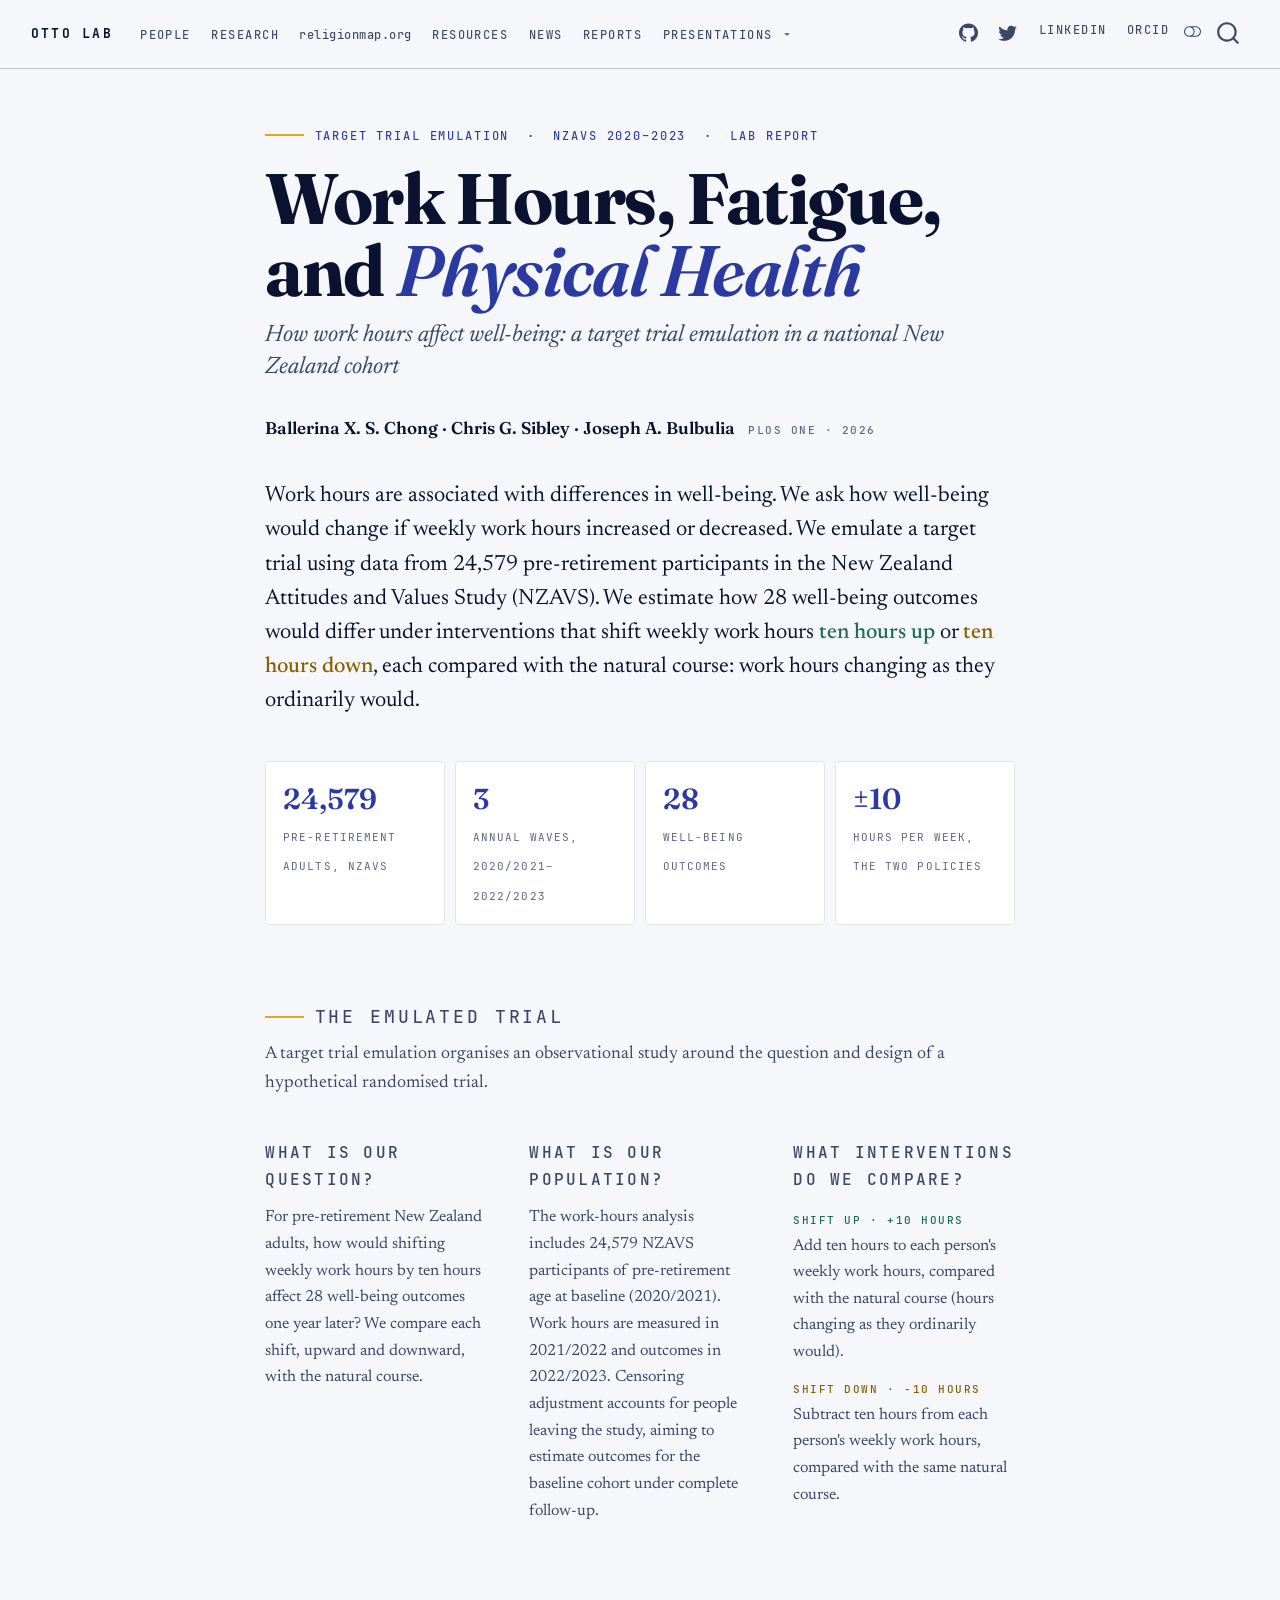
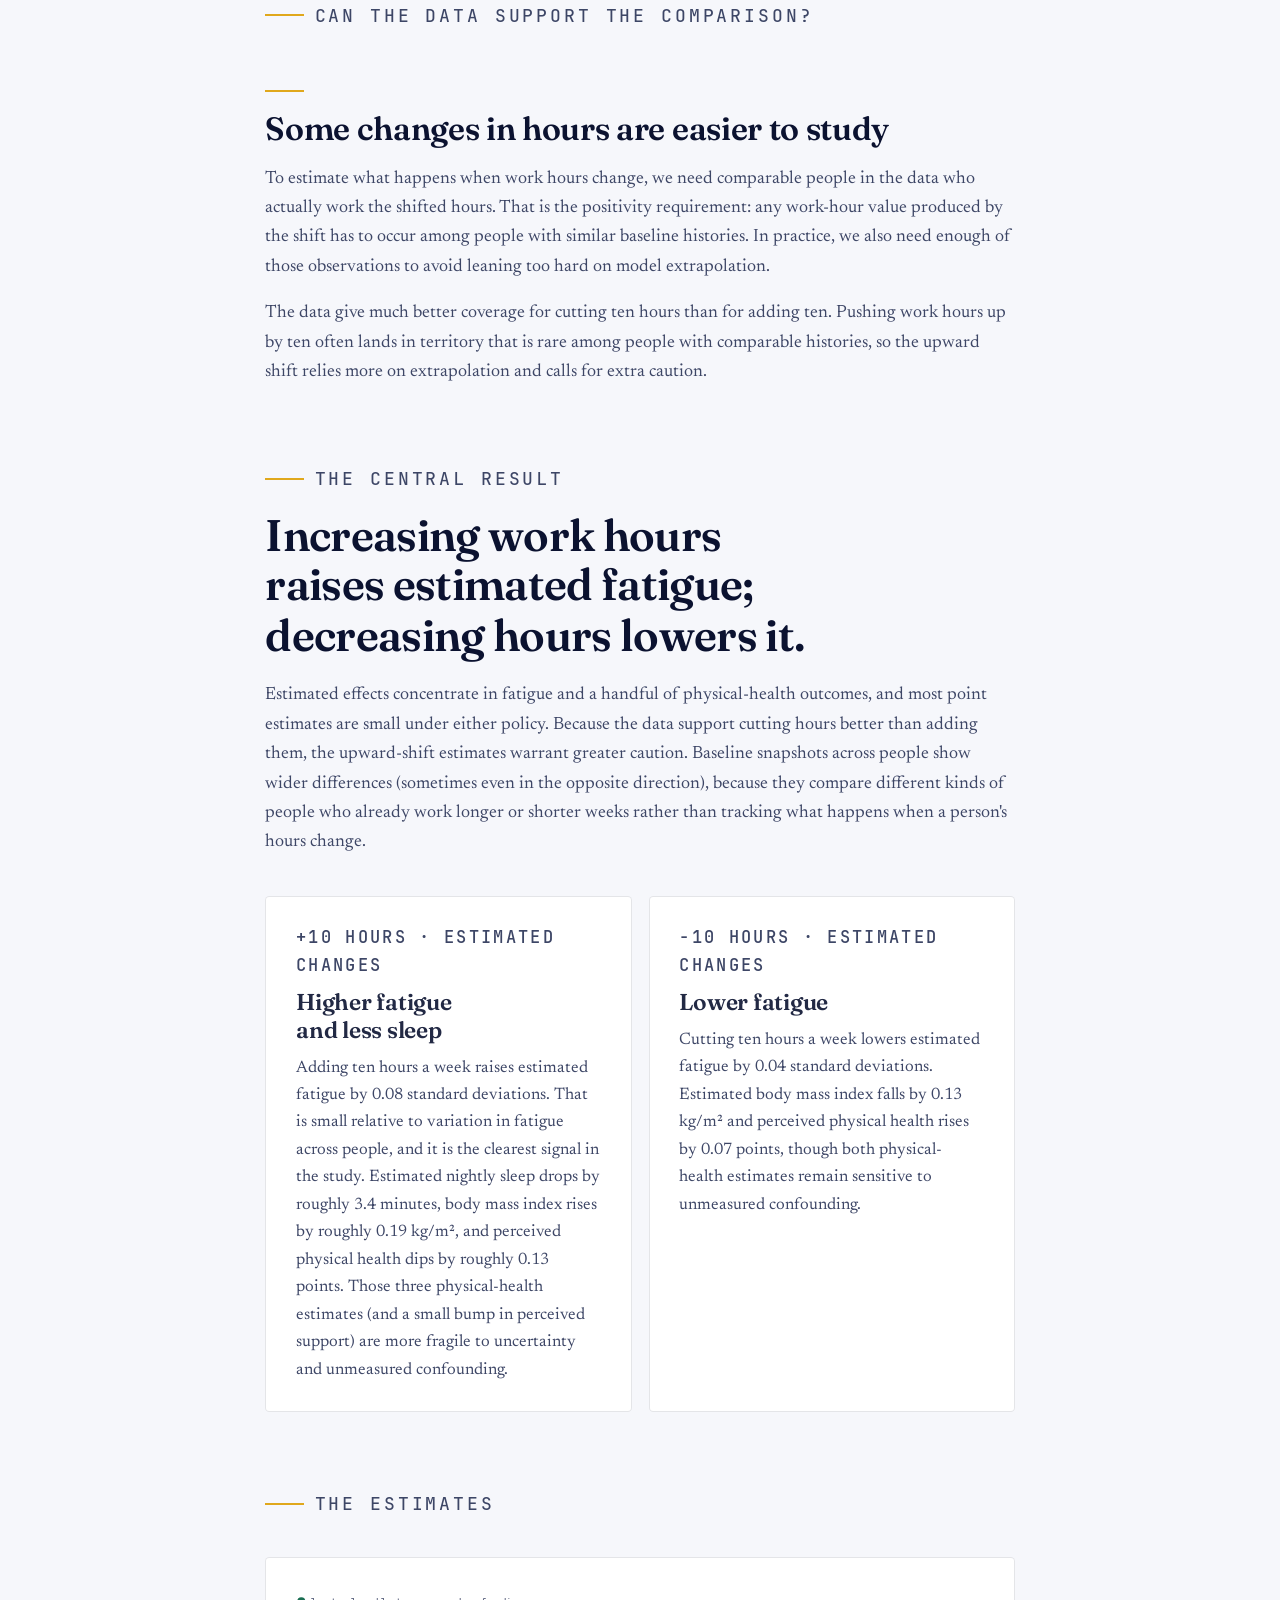
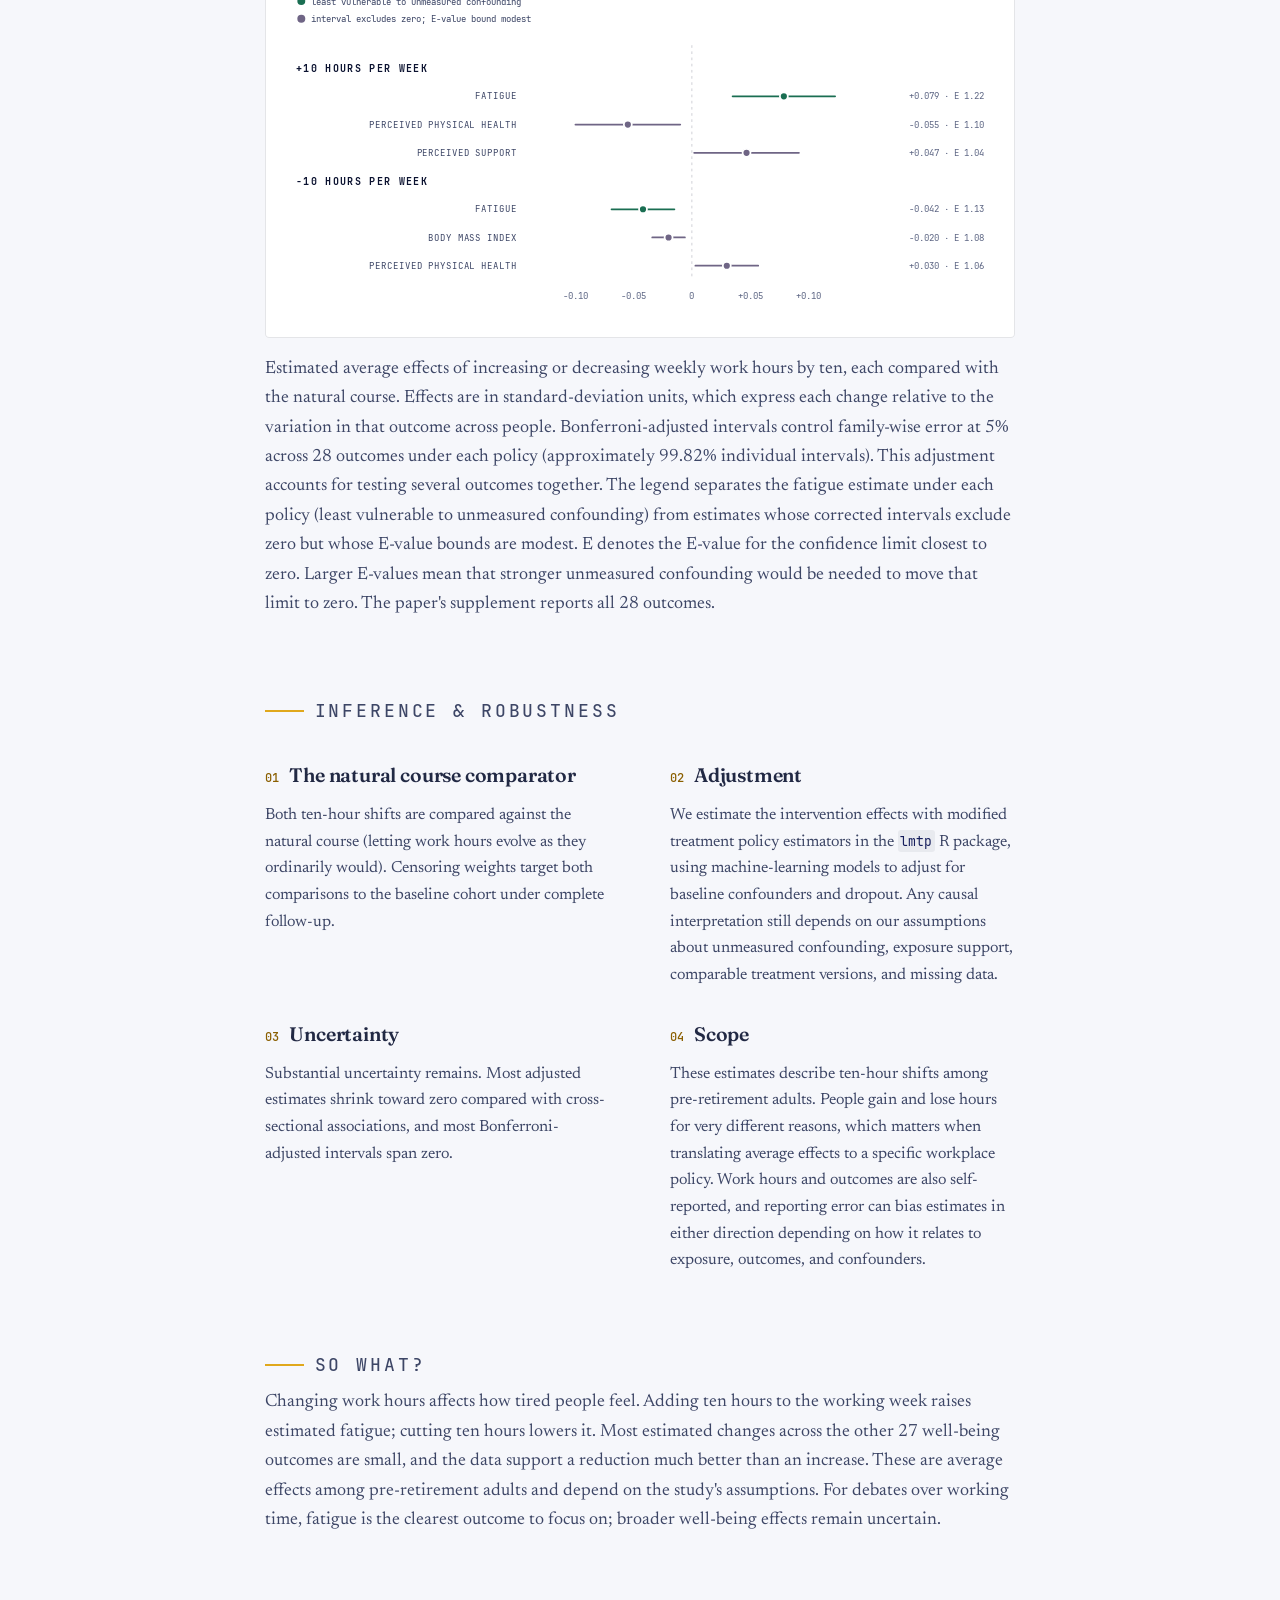
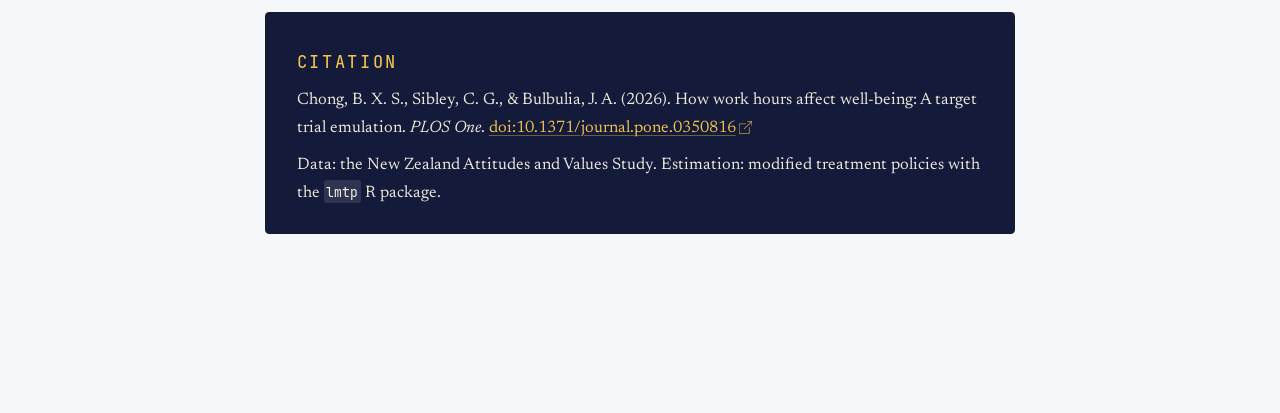
<file: docs/reports/work-hours-wellbeing.html>
<!DOCTYPE html>
<html xmlns="http://www.w3.org/1999/xhtml" lang="en" xml:lang="en"><head>

<meta charset="utf-8">
<meta name="generator" content="quarto-1.11.9">

<meta name="viewport" content="width=device-width, initial-scale=1.0, user-scalable=yes">


<title>Work Hours, Fatigue, and Physical Health | OTTO Lab – OTTO Lab</title>
<style>
/* Default styles provided by pandoc.
** See https://pandoc.org/MANUAL.html#variables-for-html for config info.
*/
span.smallcaps{font-variant: small-caps;}
div.columns{display: flex; gap: 1.5em;}
div.column{flex: auto;}
@media screen {
div.columns{gap: min(4vw, 1.5em);}
div.column{overflow-x: auto;}
}
div.hanging-indent{margin-left: 1.5em; text-indent: -1.5em;}
ul.task-list{list-style: none;}
ul.task-list li input[type="checkbox"] {
  width: 0.8em;
  margin: 0 0.8em 0.2em -1em; /* quarto-specific, see https://github.com/quarto-dev/quarto-cli/issues/4556 */ 
  vertical-align: middle;
}
/* CSS for syntax highlighting */
html { -webkit-text-size-adjust: 100%; }
pre > code.sourceCode { white-space: pre; position: relative; }
pre > code.sourceCode > span { display: inline-block; line-height: 1.25; }
pre > code.sourceCode > span:empty { height: 1.2em; }
.sourceCode { overflow: visible; }
code.sourceCode > span { color: inherit; text-decoration: inherit; }
div.sourceCode { margin: 1em 0; }
pre.sourceCode { margin: 0; }
@media screen {
div.sourceCode { overflow: auto; }
}
@media print {
pre > code.sourceCode { white-space: pre-wrap; }
pre > code.sourceCode > span { text-indent: -5em; padding-left: 5em; }
}
pre.numberSource code
  { counter-reset: source-line 0; }
pre.numberSource code > span
  { position: relative; left: -4em; counter-increment: source-line; }
pre.numberSource code > span > a:first-child::before
  { content: counter(source-line);
    position: relative; left: -1em; text-align: right; vertical-align: baseline;
    border: none; display: inline-block;
    -webkit-touch-callout: none; -webkit-user-select: none;
    -khtml-user-select: none; -moz-user-select: none;
    -ms-user-select: none; user-select: none;
    padding: 0 4px; width: 4em;
  }
pre.numberSource { margin-left: 3em;  padding-left: 4px; }
div.sourceCode
  {   }
@media screen {
pre > code.sourceCode > span > a:first-child::before { text-decoration: underline; }
}
</style>


<script src="../site_libs/quarto-nav/quarto-nav.js"></script>
<script src="../site_libs/quarto-nav/headroom.min.js"></script>
<script src="../site_libs/clipboard/clipboard.min.js"></script>
<script src="../site_libs/quarto-search/autocomplete.umd.js"></script>
<script src="../site_libs/quarto-search/fuse.min.js"></script>
<script src="../site_libs/quarto-search/quarto-search.js"></script>
<meta name="quarto:offset" content="../">
<script src="../site_libs/quarto-html/quarto.js" type="module"></script>
<script src="../site_libs/quarto-html/tabsets/tabsets.js" type="module"></script>
<script src="../site_libs/quarto-html/scrollable-regions/scrollable-regions.js" type="module"></script>
<script src="../site_libs/quarto-html/popper.min.js"></script>
<script src="../site_libs/quarto-html/tippy.umd.min.js"></script>
<script src="../site_libs/quarto-html/anchor.min.js"></script>
<link href="../site_libs/quarto-html/tippy.css" rel="stylesheet">
<link href="../site_libs/quarto-html/quarto-syntax-highlighting-7b1528b1cba7e9f63f59baa7408a6f56.css" rel="stylesheet" class="quarto-color-scheme" id="quarto-text-highlighting-styles">
<link href="../site_libs/quarto-html/quarto-syntax-highlighting-dark-c8cca58254341e41c468761f0045acd0.css" rel="stylesheet" class="quarto-color-scheme quarto-color-alternate" id="quarto-text-highlighting-styles">
<script src="../site_libs/bootstrap/bootstrap.min.js"></script>
<link href="../site_libs/bootstrap/bootstrap-icons.css" rel="stylesheet">
<link href="../site_libs/bootstrap/bootstrap-6d7671dc5a83e9783830cbeec8fb2904.min.css" rel="stylesheet" append-hash="true" class="quarto-color-scheme" id="quarto-bootstrap" data-mode="light">
<link href="../site_libs/bootstrap/bootstrap-dark-7ee6e58e6e3f9a698a1252d912e4d36e.min.css" rel="stylesheet" append-hash="true" class="quarto-color-scheme quarto-color-alternate" id="quarto-bootstrap" data-mode="dark">
<script id="quarto-search-options" type="application/json">{
  "location": "navbar",
  "copy-button": false,
  "collapse-after": 3,
  "panel-placement": "end",
  "type": "overlay",
  "limit": 50,
  "keyboard-shortcut": [
    "f",
    "/",
    "s"
  ],
  "show-item-context": false,
  "language": {
    "search-no-results-text": "No results",
    "search-matching-documents-text": "matching documents",
    "search-copy-link-title": "Copy link to search",
    "search-hide-matches-text": "Hide additional matches",
    "search-more-match-text": "more match in this document",
    "search-more-matches-text": "more matches in this document",
    "search-clear-button-title": "Clear",
    "search-text-placeholder": "",
    "search-detached-cancel-button-title": "Cancel",
    "search-submit-button-title": "Submit",
    "search-label": "Search"
  }
}</script>
<style>html{ scroll-behavior: smooth; }</style>


<link rel="stylesheet" href="../styles.css">
<meta property="og:title" content="Work Hours, Fatigue, and Physical Health | OTTO Lab">
<meta property="og:site_name" content="OTTO Lab">
<meta property="og:locale" content="en_US">
<meta name="twitter:title" content="Work Hours, Fatigue, and Physical Health | OTTO Lab">
<meta name="twitter:creator" content="@prof_joe_">
<meta name="twitter:site" content="@prof_joe_">
<meta name="twitter:card" content="summary_large_image">
</head>

<body class="nav-fixed report quarto-dark"><a id="quarto-skip-link" class="visually-hidden-focusable" href="#quarto-document-content">Skip to main content</a><script id="quarto-html-before-body" type="application/javascript">
    const toggleBodyColorMode = (bsSheetEl) => {
      const mode = bsSheetEl.getAttribute("data-mode");
      const bodyEl = window.document.querySelector("body");
      if (mode === "dark") {
        bodyEl.classList.add("quarto-dark");
        bodyEl.classList.remove("quarto-light");
      } else {
        bodyEl.classList.add("quarto-light");
        bodyEl.classList.remove("quarto-dark");
      }
    }
    const toggleBodyColorPrimary = () => {
      const bsSheetEl = window.document.querySelector("link#quarto-bootstrap:not([rel=disabled-stylesheet])");
      if (bsSheetEl) {
        toggleBodyColorMode(bsSheetEl);
      }
    }
    const setColorSchemeToggle = (alternate) => {
      const toggles = window.document.querySelectorAll('.quarto-color-scheme-toggle');
      for (let i=0; i < toggles.length; i++) {
        const toggle = toggles[i];
        if (toggle) {
          toggle.setAttribute("aria-checked", alternate ? "true" : "false");
          if (alternate) {
            toggle.classList.add("alternate");
          } else {
            toggle.classList.remove("alternate");
          }
        }
      }
    };
    const toggleColorMode = (alternate) => {
      // Switch the stylesheets
      const primaryStylesheets = window.document.querySelectorAll('link.quarto-color-scheme:not(.quarto-color-alternate)');
      const alternateStylesheets = window.document.querySelectorAll('link.quarto-color-scheme.quarto-color-alternate');
      manageTransitions('#quarto-margin-sidebar .nav-link', false);
      if (alternate) {
        // note: dark is layered on light, we don't disable primary!
        enableStylesheet(alternateStylesheets);
        for (const sheetNode of alternateStylesheets) {
          if (sheetNode.id === "quarto-bootstrap") {
            toggleBodyColorMode(sheetNode);
          }
        }
      } else {
        disableStylesheet(alternateStylesheets);
        enableStylesheet(primaryStylesheets)
        toggleBodyColorPrimary();
      }
      manageTransitions('#quarto-margin-sidebar .nav-link', true);
      // Switch the toggles
      setColorSchemeToggle(alternate)
    }
    // Hack to workaround the fact that safari doesn't
    // properly recolor the scrollbar when toggling (#1455).
    // Not run on load: stylesheets are set before first paint there, and
    // scrolling would undo the scroll to a URL fragment (#14973).
    // The one pixel nudge keeps the reader where they were.
    const refreshSafariScrollbar = () => {
      if (navigator.userAgent.indexOf('Safari') > 0 && navigator.userAgent.indexOf('Chrome') == -1) {
        manageTransitions("body", false);
        const scrollY = window.scrollY;
        window.scrollTo(0, scrollY > 0 ? scrollY - 1 : 1);
        setTimeout(() => {
          window.scrollTo(0, scrollY);
          manageTransitions("body", true);
        }, 40);
      }
    }
    const disableStylesheet = (stylesheets) => {
      for (let i=0; i < stylesheets.length; i++) {
        const stylesheet = stylesheets[i];
        stylesheet.rel = 'disabled-stylesheet';
      }
    }
    const enableStylesheet = (stylesheets) => {
      for (let i=0; i < stylesheets.length; i++) {
        const stylesheet = stylesheets[i];
        if(stylesheet.rel !== 'stylesheet') { // for Chrome, which will still FOUC without this check
          stylesheet.rel = 'stylesheet';
        }
      }
    }
    const manageTransitions = (selector, allowTransitions) => {
      const els = window.document.querySelectorAll(selector);
      for (let i=0; i < els.length; i++) {
        const el = els[i];
        if (allowTransitions) {
          el.classList.remove('notransition');
        } else {
          el.classList.add('notransition');
        }
      }
    }
    const isFileUrl = () => {
      return window.location.protocol === 'file:';
    }
    const hasAlternateSentinel = () => {
      let styleSentinel = getColorSchemeSentinel();
      if (styleSentinel !== null) {
        return styleSentinel === "alternate";
      } else {
        return false;
      }
    }
    const setStyleSentinel = (alternate) => {
      const value = alternate ? "alternate" : "default";
      if (!isFileUrl()) {
        window.localStorage.setItem("quarto-color-scheme", value);
      } else {
        localAlternateSentinel = value;
      }
    }
    const getColorSchemeSentinel = () => {
      if (!isFileUrl()) {
        const storageValue = window.localStorage.getItem("quarto-color-scheme");
        return storageValue != null ? storageValue : localAlternateSentinel;
      } else {
        return localAlternateSentinel;
      }
    }
    const toggleGiscusIfUsed = (isAlternate, darkModeDefault) => {
      const baseTheme = document.querySelector('#giscus-base-theme')?.value ?? 'light';
      const alternateTheme = document.querySelector('#giscus-alt-theme')?.value ?? 'dark';
      let newTheme = '';
      if(authorPrefersDark) {
        newTheme = isAlternate ? baseTheme : alternateTheme;
      } else {
        newTheme = isAlternate ? alternateTheme : baseTheme;
      }
      const changeGiscusTheme = () => {
        // From: https://github.com/giscus/giscus/issues/336
        const sendMessage = (message) => {
          const iframe = document.querySelector('iframe.giscus-frame');
          if (!iframe) return;
          iframe.contentWindow.postMessage({ giscus: message }, 'https://giscus.app');
        }
        sendMessage({
          setConfig: {
            theme: newTheme
          }
        });
      }
      const isGiscussLoaded = window.document.querySelector('iframe.giscus-frame') !== null;
      if (isGiscussLoaded) {
        changeGiscusTheme();
      }
    };
    const authorPrefersDark = true;
    const queryPrefersDark = window.matchMedia('(prefers-color-scheme: dark)');
    const darkModeDefault = queryPrefersDark.matches;
    let localAlternateSentinel = darkModeDefault ? 'alternate' : 'default';
    // Dark / light mode switch
    window.quartoToggleColorScheme = () => {
      // Read the current dark / light value
      let toAlternate = !hasAlternateSentinel();
      toggleColorMode(toAlternate);
      refreshSafariScrollbar();
      setStyleSentinel(toAlternate);
      toggleGiscusIfUsed(toAlternate, darkModeDefault);
      window.dispatchEvent(new Event('resize'));
    };
    queryPrefersDark.addEventListener("change", e => {
      if(window.localStorage.getItem("quarto-color-scheme") !== null)
        return;
      const alternate = e.matches
      toggleColorMode(alternate);
      refreshSafariScrollbar();
      localAlternateSentinel = e.matches ? 'alternate' : 'default'; // this is used alongside local storage!
      toggleGiscusIfUsed(alternate, darkModeDefault);
    });
    // Switch to dark mode if need be
    if (hasAlternateSentinel()) {
      toggleColorMode(true);
    } else {
      toggleColorMode(false);
    }
  </script>

<div id="quarto-search-results"></div>
  <header id="quarto-header" class="headroom fixed-top">
    <nav class="navbar navbar-expand-xl " data-bs-theme="dark" aria-label="Site">
      <div class="navbar-container container-fluid">
      <div class="navbar-brand-container mx-auto">
    <a class="navbar-brand" href="../index.html">
    <span class="navbar-title">OTTO Lab</span>
    </a>
  </div>
          <button class="navbar-toggler" type="button" data-bs-toggle="collapse" data-bs-target="#navbarCollapse" aria-controls="navbarCollapse" aria-expanded="false" aria-label="Toggle navigation" onclick="if (window.quartoToggleHeadroom) { window.quartoToggleHeadroom(); }">
  <span class="navbar-toggler-icon"></span>
</button>
          <div class="collapse navbar-collapse" id="navbarCollapse">
            <ul class="navbar-nav navbar-nav-scroll me-auto">
  <li class="nav-item">
    <a class="nav-link" href="../team.html"> 
<span class="menu-text">People</span></a>
  </li>  
  <li class="nav-item">
    <a class="nav-link" href="../research.html"> 
<span class="menu-text">Research</span></a>
  </li>  
  <li class="nav-item">
    <a class="nav-link" href="https://religionmap.org/"> 
<span class="menu-text">religionmap.org</span></a>
  </li>  
  <li class="nav-item">
    <a class="nav-link" href="../resources.html"> 
<span class="menu-text">Resources</span></a>
  </li>  
  <li class="nav-item">
    <a class="nav-link" href="../news.html"> 
<span class="menu-text">News</span></a>
  </li>  
  <li class="nav-item">
    <a class="nav-link" href="../reports.html"> 
<span class="menu-text">Reports</span></a>
  </li>  
  <li class="nav-item dropdown ">
    <a class="nav-link dropdown-toggle" href="#" id="nav-menu-presentations" role="link" data-bs-toggle="dropdown" aria-expanded="false">
 <span class="menu-text">Presentations</span>
    </a>
    <ul class="dropdown-menu" aria-labelledby="nav-menu-presentations">    
        <li>
    <a class="dropdown-item" href="../presentations.html">
 <span class="dropdown-text">All Presentations</span></a>
  </li>  
        <li><hr class="dropdown-divider"></li>
        <li class="dropdown-header">2025</li>
        <li>
    <a class="dropdown-item" href="../presentations.html#sasp-2025">
 <span class="dropdown-text">SASP: Student Presentations</span></a>
  </li>  
        <li>
    <a class="dropdown-item" href="../presentations.html#apa-bier-2025">
 <span class="dropdown-text">Bier Award Lecture</span></a>
  </li>  
    </ul>
  </li>
</ul>
            <ul class="navbar-nav navbar-nav-scroll ms-auto">
  <li class="nav-item compact">
    <a class="nav-link" href="https://github.com/go-bayes"> <i class="bi bi-github" role="img" aria-label="GitHub">
</i> 
<span class="menu-text"></span></a>
  </li>  
  <li class="nav-item compact">
    <a class="nav-link" href="https://x.com/prof_joe_"> <i class="bi bi-twitter" role="img" aria-label="X (Twitter)">
</i> 
<span class="menu-text"></span></a>
  </li>  
  <li class="nav-item">
    <a class="nav-link" href="https://linkedin.com/in/joseph-bulbulia-1ba5a514"> 
<span class="menu-text">LinkedIn</span></a>
  </li>  
  <li class="nav-item">
    <a class="nav-link" href="https://orcid.org/0000-0002-5861-2056"> 
<span class="menu-text">ORCID</span></a>
  </li>  
</ul>
          </div> <!-- /navcollapse -->
            <div class="quarto-navbar-tools">
  <button type="button" role="switch" aria-checked="false" class="quarto-color-scheme-toggle quarto-navigation-tool  px-1" onclick="window.quartoToggleColorScheme(); return false;" title="Toggle dark mode" aria-label="Toggle dark mode"><i class="bi"></i></button>
</div>
            <div id="quarto-search" class="" title="Search"></div>
      </div> <!-- /container-fluid -->
    </nav>
</header>
<!-- content -->
<div id="quarto-content" class="quarto-container page-columns page-rows-contents page-layout-full page-navbar">
<!-- sidebar -->
<!-- margin-sidebar -->
    
<!-- main -->
<main class="content column-page" id="quarto-document-content" tabindex="-1"><header id="title-block-header" class="quarto-title-block"><h1 class="title display-7"></h1></header><div class="quarto-title-block"><div class="quarto-title-tools-only"><button type="button" class="btn code-tools-button" id="quarto-code-tools-source"><i class="bi"></i> Code</button></div></div>





<div class="report-wrap">

<p class="kicker kicker-dash">Target trial emulation &nbsp;·&nbsp; NZAVS 2020–2023 &nbsp;·&nbsp; Lab report</p>
<h1 class="report-title">Work Hours, Fatigue, and <em>Physical Health</em></h1>
<p class="report-subtitle">How work hours affect well-being: a target trial emulation in a national New Zealand cohort</p>
<p class="byline"><span class="names">Ballerina X. S. Chong · Chris G. Sibley · Joseph A. Bulbulia</span><span class="venue">PLOS One · 2026</span></p>

<p class="report-lede">Work hours are associated with differences in well-being. We ask how well-being would change if weekly work hours increased or decreased. We emulate a target trial using data from 24,579 pre-retirement participants in the New Zealand Attitudes and Values Study (NZAVS). We estimate how 28 well-being outcomes would differ under interventions that shift weekly work hours <span class="hl">ten hours up</span> or <span class="hl-gold">ten hours down</span>, each compared with the natural course: work hours changing as they ordinarily would.</p>

<div class="stat-row" style="margin-top:2.5rem">
  <div class="stat"><span class="n">24,579</span><span class="lbl">pre-retirement adults, NZAVS</span></div>
  <div class="stat"><span class="n">3</span><span class="lbl">annual waves, 2020/2021–2022/2023</span></div>
  <div class="stat"><span class="n">28</span><span class="lbl">well-being outcomes</span></div>
  <div class="stat"><span class="n">±10</span><span class="lbl">hours per week, the two policies</span></div>
</div>

<section class="report-section">
<p class="kicker kicker-dash">The emulated trial</p>
<p>A target trial emulation organises an observational study around the question and design of a hypothetical randomised trial.</p>
<div class="trial-grid">
  <div class="cell">
    <p class="chip soft">What is our question?</p>
    <p>For pre-retirement New Zealand adults, how would shifting weekly work hours by ten hours affect 28 well-being outcomes one year later? We compare each shift, upward and downward, with the natural course.</p>
  </div>
  <div class="cell">
    <p class="chip soft">What is our population?</p>
    <p>The work-hours analysis includes 24,579 NZAVS participants of pre-retirement age at baseline (2020/2021). Work hours are measured in 2021/2022 and outcomes in 2022/2023. Censoring adjustment accounts for people leaving the study, aiming to estimate outcomes for the baseline cohort under complete follow-up.</p>
  </div>
  <div class="cell">
    <p class="chip soft">What interventions do we compare?</p>
    <div class="arm">
      <span class="chip">Shift up · +10 hours</span>
      <p>Add ten hours to each person's weekly work hours, compared with the natural course (hours changing as they ordinarily would).</p>
    </div>
    <div class="arm">
      <span class="chip gold">Shift down · −10 hours</span>
      <p>Subtract ten hours from each person's weekly work hours, compared with the same natural course.</p>
    </div>
  </div>
</div>
</section>

<section class="report-section">
<p class="kicker kicker-dash">Can the data support the comparison?</p>
<h2 class="anchored">Some changes in hours are easier to study</h2>
<p>To estimate what happens when work hours change, we need comparable people in the data who actually work the shifted hours. That is the positivity requirement: any work-hour value produced by the shift has to occur among people with similar baseline histories. In practice, we also need enough of those observations to avoid leaning too hard on model extrapolation.</p>
<p>The data give much better coverage for cutting ten hours than for adding ten. Pushing work hours up by ten often lands in territory that is rare among people with comparable histories, so the upward shift relies more on extrapolation and calls for extra caution.</p>
</section>

<section class="report-section">
<p class="kicker kicker-dash">The central result</p>
<h2 class="claim anchored" style="margin-top:1rem">Increasing work hours raises estimated fatigue; decreasing hours lowers it.</h2>
<p>Estimated effects concentrate in fatigue and a handful of physical-health outcomes, and most point estimates are small under either policy. Because the data support cutting hours better than adding them, the upward-shift estimates warrant greater caution. Baseline snapshots across people show wider differences (sometimes even in the opposite direction), because they compare different kinds of people who already work longer or shorter weeks rather than tracking what happens when a person's hours change.</p>

<div class="duo">
  <div class="panel">
    <p class="chip">+10 hours · estimated changes</p>
    <h3 class="anchored">Higher fatigue and less sleep</h3>
    <p>Adding ten hours a week raises estimated fatigue by 0.08 standard deviations. That is small relative to variation in fatigue across people, and it is the clearest signal in the study. Estimated nightly sleep drops by roughly 3.4 minutes, body mass index rises by roughly 0.19 kg/m², and perceived physical health dips by roughly 0.13 points. Those three physical-health estimates (and a small bump in perceived support) are more fragile to uncertainty and unmeasured confounding.</p>
  </div>
  <div class="panel">
    <p class="chip gold">−10 hours · estimated changes</p>
    <h3 class="anchored">Lower fatigue</h3>
    <p>Cutting ten hours a week lowers estimated fatigue by 0.04 standard deviations. Estimated body mass index falls by 0.13 kg/m² and perceived physical health rises by 0.07 points, though both physical-health estimates remain sensitive to unmeasured confounding.</p>
  </div>
</div>
</section>

<section class="report-section">
<p class="kicker kicker-dash">The estimates</p>
<div class="figure-panel">
<svg viewbox="0 0 780 372" xmlns="http://www.w3.org/2000/svg" role="img" font-family="JetBrains Mono, ui-monospace, Menlo, monospace">
<circle cx="6" cy="16" r="4.5" fill="var(--green)"></circle>
<text x="17" y="20" font-size="10.5" fill="var(--ink-soft)">least vulnerable to unmeasured confounding</text>
<circle cx="6" cy="36" r="4.5" fill="var(--gold)"></circle>
<text x="17" y="40" font-size="10.5" fill="var(--ink-soft)">interval excludes zero; E-value bound modest</text>
<line x1="448.8" y1="66" x2="448.8" y2="332" stroke="var(--hair)" stroke-dasharray="3 4" stroke-width="1"></line>
<text x="316.8" y="354" font-size="10" fill="var(--ink-faint)" text-anchor="middle">-0.10</text>
<text x="382.8" y="354" font-size="10" fill="var(--ink-faint)" text-anchor="middle">-0.05</text>
<text x="448.8" y="354" font-size="10" fill="var(--ink-faint)" text-anchor="middle">0</text>
<text x="514.8" y="354" font-size="10" fill="var(--ink-faint)" text-anchor="middle">+0.05</text>
<text x="580.8" y="354" font-size="10" fill="var(--ink-faint)" text-anchor="middle">+0.10</text>
<text x="0" y="96.0" font-size="11" font-weight="700" letter-spacing="1.5" fill="var(--ink)">+10 HOURS PER WEEK</text>
<g>
<title>fatigue: 0.079 [0.035, 0.123], E-value bound 1.22</title>
<text x="250" y="127.5" font-size="10.5" letter-spacing="1" fill="var(--ink-soft)" text-anchor="end">FATIGUE</text>
<line x1="495.0" y1="124.0" x2="611.2" y2="124.0" stroke="var(--green)" stroke-width="2" stroke-linecap="round"></line>
<circle cx="553.1" cy="124.0" r="4.5" fill="var(--green)" stroke="var(--card)" stroke-width="2"></circle>
<text x="780" y="127.5" font-size="10" fill="var(--ink-faint)" text-anchor="end">+0.079 · E 1.22</text>
</g>
<g>
<title>perceived physical health: -0.055 [-0.100, -0.010], E-value bound 1.10</title>
<text x="250" y="159.5" font-size="10.5" letter-spacing="1" fill="var(--ink-soft)" text-anchor="end">PERCEIVED PHYSICAL HEALTH</text>
<line x1="316.8" y1="156.0" x2="435.6" y2="156.0" stroke="var(--gold)" stroke-width="2" stroke-linecap="round"></line>
<circle cx="376.2" cy="156.0" r="4.5" fill="var(--gold)" stroke="var(--card)" stroke-width="2"></circle>
<text x="780" y="159.5" font-size="10" fill="var(--ink-faint)" text-anchor="end">-0.055 · E 1.10</text>
</g>
<g>
<title>perceived support: 0.047 [0.002, 0.092], E-value bound 1.04</title>
<text x="250" y="191.5" font-size="10.5" letter-spacing="1" fill="var(--ink-soft)" text-anchor="end">PERCEIVED SUPPORT</text>
<line x1="451.4" y1="188.0" x2="570.2" y2="188.0" stroke="var(--gold)" stroke-width="2" stroke-linecap="round"></line>
<circle cx="510.8" cy="188.0" r="4.5" fill="var(--gold)" stroke="var(--card)" stroke-width="2"></circle>
<text x="780" y="191.5" font-size="10" fill="var(--ink-faint)" text-anchor="end">+0.047 · E 1.04</text>
</g>
<text x="0" y="224.0" font-size="11" font-weight="700" letter-spacing="1.5" fill="var(--ink)">−10 HOURS PER WEEK</text>
<g>
<title>fatigue: -0.042 [-0.069, -0.015], E-value bound 1.13</title>
<text x="250" y="255.5" font-size="10.5" letter-spacing="1" fill="var(--ink-soft)" text-anchor="end">FATIGUE</text>
<line x1="357.7" y1="252.0" x2="429.0" y2="252.0" stroke="var(--green)" stroke-width="2" stroke-linecap="round"></line>
<circle cx="393.4" cy="252.0" r="4.5" fill="var(--green)" stroke="var(--card)" stroke-width="2"></circle>
<text x="780" y="255.5" font-size="10" fill="var(--ink-faint)" text-anchor="end">-0.042 · E 1.13</text>
</g>
<g>
<title>body mass index: -0.020 [-0.034, -0.006], E-value bound 1.08</title>
<text x="250" y="287.5" font-size="10.5" letter-spacing="1" fill="var(--ink-soft)" text-anchor="end">BODY MASS INDEX</text>
<line x1="403.9" y1="284.0" x2="440.9" y2="284.0" stroke="var(--gold)" stroke-width="2" stroke-linecap="round"></line>
<circle cx="422.4" cy="284.0" r="4.5" fill="var(--gold)" stroke="var(--card)" stroke-width="2"></circle>
<text x="780" y="287.5" font-size="10" fill="var(--ink-faint)" text-anchor="end">-0.020 · E 1.08</text>
</g>
<g>
<title>perceived physical health: 0.030 [0.003, 0.057], E-value bound 1.06</title>
<text x="250" y="319.5" font-size="10.5" letter-spacing="1" fill="var(--ink-soft)" text-anchor="end">PERCEIVED PHYSICAL HEALTH</text>
<line x1="452.8" y1="316.0" x2="524.0" y2="316.0" stroke="var(--gold)" stroke-width="2" stroke-linecap="round"></line>
<circle cx="488.4" cy="316.0" r="4.5" fill="var(--gold)" stroke="var(--card)" stroke-width="2"></circle>
<text x="780" y="319.5" font-size="10" fill="var(--ink-faint)" text-anchor="end">+0.030 · E 1.06</text>
</g>
</svg>
</div>
<p class="fig-caption">Estimated average effects of increasing or decreasing weekly work hours by ten, each compared with the natural course. Effects are in standard-deviation units, which express each change relative to the variation in that outcome across people. Bonferroni-adjusted intervals control family-wise error at 5% across 28 outcomes under each policy (approximately 99.82% individual intervals). This adjustment accounts for testing several outcomes together. The legend separates the fatigue estimate under each policy (least vulnerable to unmeasured confounding) from estimates whose corrected intervals exclude zero but whose E-value bounds are modest. E denotes the E-value for the confidence limit closest to zero. Larger E-values mean that stronger unmeasured confounding would be needed to move that limit to zero. The paper's supplement reports all 28 outcomes.</p>
</section>

<section class="report-section">
<p class="kicker kicker-dash">Inference &amp; robustness</p>
<div class="numbered">
  <div class="item">
    <span class="num">01</span><h3 class="anchored">The natural course comparator</h3>
    <p>Both ten-hour shifts are compared against the natural course (letting work hours evolve as they ordinarily would). Censoring weights target both comparisons to the baseline cohort under complete follow-up.</p>
  </div>
  <div class="item">
    <span class="num">02</span><h3 class="anchored">Adjustment</h3>
    <p>We estimate the intervention effects with modified treatment policy estimators in the <code>lmtp</code> R package, using machine-learning models to adjust for baseline confounders and dropout. Any causal interpretation still depends on our assumptions about unmeasured confounding, exposure support, comparable treatment versions, and missing data.</p>
  </div>
  <div class="item">
    <span class="num">03</span><h3 class="anchored">Uncertainty</h3>
    <p>Substantial uncertainty remains. Most adjusted estimates shrink toward zero compared with cross-sectional associations, and most Bonferroni-adjusted intervals span zero.</p>
  </div>
  <div class="item">
    <span class="num">04</span><h3 class="anchored">Scope</h3>
    <p>These estimates describe ten-hour shifts among pre-retirement adults. People gain and lose hours for very different reasons, which matters when translating average effects to a specific workplace policy. Work hours and outcomes are also self-reported, and reporting error can bias estimates in either direction depending on how it relates to exposure, outcomes, and confounders.</p>
  </div>
</div>
</section>

<section class="report-section">
<p class="kicker kicker-dash">So what?</p>
<p>Changing work hours affects how tired people feel. Adding ten hours to the working week raises estimated fatigue; cutting ten hours lowers it. Most estimated changes across the other 27 well-being outcomes are small, and the data support a reduction much better than an increase. These are average effects among pre-retirement adults and depend on the study's assumptions. For debates over working time, fatigue is the clearest outcome to focus on; broader well-being effects remain uncertain.</p>
</section>

<div class="report-note">
  <p class="kicker">Citation</p>
  <p>Chong, B. X. S., Sibley, C. G., &amp; Bulbulia, J. A. (2026). How work hours affect well-being: A target trial emulation. <i>PLOS One</i>. <a href="https://doi.org/10.1371/journal.pone.0350816">doi:10.1371/journal.pone.0350816</a></p>
  <p>Data: the New Zealand Attitudes and Values Study. Estimation: modified treatment policies with the <code>lmtp</code> R package.</p>
</div>

</div>


<!-- -->


</main> <!-- /main -->
<script id="quarto-html-after-body" type="application/javascript">
  window.document.addEventListener("DOMContentLoaded", function (event) {
    // Ensure there is a toggle, if there isn't float one in the top right
    if (window.document.querySelector('.quarto-color-scheme-toggle') === null) {
      const toggle = window.document.createElement('button');
      toggle.type = "button";
      toggle.setAttribute("role", "switch");
      toggle.setAttribute("aria-checked", "false");
      toggle.classList.add('top-right');
      toggle.classList.add('quarto-color-scheme-toggle');
      toggle.setAttribute("aria-label", "Toggle dark mode");
      toggle.onclick = function() { try { window.quartoToggleColorScheme(); } catch {} return false; };
      const i = window.document.createElement("i");
      i.classList.add('bi');
      toggle.appendChild(i);
      // Put the toggle in a landmark of its own, so that landmark navigation
      // can reach it.
      //
      // The container is always a fresh direct child of body, and the toggle is
      // never moved into page furniture that the theme or the author controls.
      // The toggle is positioned against the page, so any ancestor that
      // establishes a containing block captures it: a positioned element or a
      // grid for position: absolute, and transform, filter, will-change or
      // contain for position: fixed. A direct child of body has none of these
      // to inherit, and the shift when one appears is silent and visual.
      //
      // ARIA says a document should have at most one banner, and axe reports a
      // duplicate whether or not the banners carry distinct labels. So use a
      // header when the page has no banner yet, and a named region otherwise.
      //
      // A header is a banner wherever it sits, unless it is inside sectioning
      // content, so this cannot just look at the children of body: a custom
      // page layout wraps the title block header in a plain div. An explicit
      // role="banner" always counts.
      const sectioning = 'article, aside, main, nav, section, [role="article"], [role="complementary"], [role="main"], [role="navigation"], [role="region"]';
      const hasBanner = Array.from(
        window.document.querySelectorAll('header:not([role]), [role="banner"]')
      ).some(function(el) {
        return el.hasAttribute("role") || el.closest(sectioning) === null;
      });
      const container = window.document.createElement(hasBanner ? "div" : "header");
      if (hasBanner) {
        container.setAttribute("role", "region");
        container.setAttribute("aria-label", "Toggle dark mode");
      }
      container.classList.add('quarto-color-scheme-toggle-container');
      container.appendChild(toggle);
      window.document.body.appendChild(container);
    }
    setColorSchemeToggle(hasAlternateSentinel())
    const icon = "";
    const anchorJS = new window.AnchorJS();
    anchorJS.options = {
      placement: 'right',
      icon: icon
    };
    anchorJS.add('.anchored');
    const isCodeAnnotation = (el) => {
      for (const clz of el.classList) {
        if (clz.startsWith('code-annotation-')) {                     
          return true;
        }
      }
      return false;
    }
    const onCopySuccess = function(e) {
      // button target
      const button = e.trigger;
      // don't keep focus
      button.blur();
      // flash "checked"
      button.classList.add('code-copy-button-checked');
      var currentTitle = button.getAttribute("title");
      button.setAttribute("title", "Copied!");
      let tooltip;
      if (window.bootstrap) {
        button.setAttribute("data-bs-toggle", "tooltip");
        button.setAttribute("data-bs-placement", "left");
        button.setAttribute("data-bs-title", "Copied!");
        tooltip = new bootstrap.Tooltip(button, 
          { trigger: "manual", 
            customClass: "code-copy-button-tooltip",
            offset: [0, -8]});
        tooltip.show();    
      }
      setTimeout(function() {
        if (tooltip) {
          tooltip.hide();
          button.removeAttribute("data-bs-title");
          button.removeAttribute("data-bs-toggle");
          button.removeAttribute("data-bs-placement");
        }
        button.setAttribute("title", currentTitle);
        button.classList.remove('code-copy-button-checked');
      }, 1000);
      // clear code selection
      e.clearSelection();
    }
    const getTextToCopy = function(trigger) {
      const outerScaffold = trigger.parentElement.cloneNode(true);
      const codeEl = outerScaffold.querySelector('code');
      for (const childEl of codeEl.children) {
        if (isCodeAnnotation(childEl)) {
          childEl.remove();
        }
      }
      return codeEl.innerText;
    }
    const clipboard = new window.ClipboardJS('.code-copy-button:not([data-in-quarto-modal])', {
      text: getTextToCopy
    });
    clipboard.on('success', onCopySuccess);
    if (window.document.getElementById('quarto-embedded-source-code-modal')) {
      const clipboardModal = new window.ClipboardJS('.code-copy-button[data-in-quarto-modal]', {
        text: getTextToCopy,
        container: window.document.getElementById('quarto-embedded-source-code-modal')
      });
      clipboardModal.on('success', onCopySuccess);
    }
    const viewSource = window.document.getElementById('quarto-view-source') ||
                       window.document.getElementById('quarto-code-tools-source');
    if (viewSource) {
      const sourceUrl = viewSource.getAttribute("data-quarto-source-url");
      viewSource.addEventListener("click", function(e) {
        if (sourceUrl) {
          // rstudio viewer pane
          if (/\bcapabilities=\b/.test(window.location)) {
            window.open(sourceUrl);
          } else {
            window.location.href = sourceUrl;
          }
        } else {
          const modal = new bootstrap.Modal(document.getElementById('quarto-embedded-source-code-modal'));
          modal.show();
        }
        return false;
      });
    }
    function toggleCodeHandler(show) {
      return function(e) {
        const cellDetails = window.document.querySelectorAll(".cell details.code-fold");
        for (let i=0; i<cellDetails.length; i++) {
          const details = cellDetails[i];
          if (show) {
            details.open = true;
          } else {
            details.removeAttribute("open");
          }
        }
        const cellCodeDivs = window.document.querySelectorAll(".cell div.sourceCode.cell-code");
        const fromCls = show ? "hidden" : "unhidden";
        const toCls = show ? "unhidden" : "hidden";
        for (let i=0; i<cellCodeDivs.length; i++) {
          const codeDiv = cellCodeDivs[i];
          if (codeDiv.classList.contains(fromCls)) {
            codeDiv.classList.remove(fromCls);
            codeDiv.classList.add(toCls);
          } 
        }
        return false;
      }
    }
    const hideAllCode = window.document.getElementById("quarto-hide-all-code");
    if (hideAllCode) {
      hideAllCode.addEventListener("click", toggleCodeHandler(false));
    }
    const showAllCode = window.document.getElementById("quarto-show-all-code");
    if (showAllCode) {
      showAllCode.addEventListener("click", toggleCodeHandler(true));
    }
      var localhostRegex = new RegExp(/^(?:http|https):\/\/localhost\:?[0-9]*\//);
      var mailtoRegex = new RegExp(/^mailto:/);
        var filterRegex = new RegExp("https:\/\/ottolab\.nz\/");
      const newWindowLabel = "(opens in a new tab)";
      const newWindowNoteId = "quarto-ext-newwindow-label";
      // Links reference one hidden label through aria-describedby, so the
      // announcement never changes their accessible name.
      var describeNewWindow = (link) => {
        if (!window.document.getElementById(newWindowNoteId)) {
          var newWindowNote = window.document.createElement("span");
          newWindowNote.id = newWindowNoteId;
          newWindowNote.hidden = true;
          newWindowNote.textContent = newWindowLabel;
          window.document.body.appendChild(newWindowNote);
        }
        var describedBy = (link.getAttribute("aria-describedby") || "").split(/\s+/).filter(Boolean);
        if (!describedBy.includes(newWindowNoteId)) {
          describedBy.push(newWindowNoteId);
          link.setAttribute("aria-describedby", describedBy.join(" "));
        }
      }
      var isInternal = (href) => {
          return filterRegex.test(href) || localhostRegex.test(href) || mailtoRegex.test(href);
      }
      // Inspect non-navigation links and adorn them if external
      window.quartoDecorateExternalLinks = function (root) {
     var links = (root || window.document).querySelectorAll('a[href]:not(.nav-link):not(.navbar-brand):not(.toc-action):not(.sidebar-link):not(.sidebar-item-toggle):not(.pagination-link):not(.no-external):not([aria-hidden]):not(.dropdown-item):not(.quarto-navigation-tool):not(.about-link)');
      for (var i=0; i<links.length; i++) {
        const link = links[i];
        if (!isInternal(link.href)) {
          // undo the damage that might have been done by quarto-nav.js in the case of
          // links that we want to consider external
          if (link.dataset.originalHref !== undefined) {
            link.href = link.dataset.originalHref;
          }
            // target, if specified
            link.setAttribute("target", "_blank");
            if (link.getAttribute("rel") === null) {
              link.setAttribute("rel", "noopener");
            }
            describeNewWindow(link);
          if (!link.classList.contains('no-external-icon')) {
            // default icon
            link.classList.add("external");
          }
        }
      }
      };
      window.quartoDecorateExternalLinks(window.document);
    // Esc closes the popup (WCAG 1.4.13) and focus leaving both trigger and
    // popup closes it (WCAG 2.4.11); tippy handles neither for interactive popups.
    const hideOnEscAndFocusOut = {
      name: 'hideOnEscAndFocusOut',
      defaultValue: true,
      fn(instance) {
        const dismiss = () => {
          // A show scheduled by the trigger delay would otherwise reopen it
          instance.clearDelayTimeouts();
          instance.hide();
        };
        const onKeyDown = (event) => {
          if (event.key !== 'Escape') {
            return;
          }
          // Keep Esc from also reaching page handlers (e.g. reveal.js overview),
          // except an open reveal.js slide menu, which Esc should close too.
          // The menu handles keys only when its keyboard option is on.
          const menuHandlesEsc = window.Reveal?.getPlugin?.('menu')?.isOpen() &&
            window.Reveal.getConfig().menu?.keyboard !== false;
          if (!menuHandlesEsc) {
            event.stopPropagation();
          }
          if (instance.popper.contains(window.document.activeElement)) {
            // Disabled while refocusing so the focus trigger does not reopen it
            instance.disable();
            instance.reference.focus();
            instance.enable();
          }
          dismiss();
        };
        const onFocusOut = (event) => {
          const target = event.relatedTarget;
          if (target && !instance.reference.contains(target) &&
              !instance.popper.contains(target)) {
            dismiss();
          }
        };
        // On the trigger too: a click trigger (code-annotations: select) has no
        // blur handling. Attached for the instance's lifetime so leaving the
        // trigger also cancels a show still pending on the trigger delay.
        instance.reference.addEventListener('focusout', onFocusOut);
        return {
          onShow() {
            window.document.addEventListener('keydown', onKeyDown, true);
            instance.popper.addEventListener('focusout', onFocusOut);
          },
          onHide() {
            window.document.removeEventListener('keydown', onKeyDown, true);
            instance.popper.removeEventListener('focusout', onFocusOut);
          },
          onDestroy() {
            instance.reference.removeEventListener('focusout', onFocusOut);
          },
        };
      },
    };
    function tippyHover(el, contentFn, onTriggerFn, onUntriggerFn) {
      const config = {
        allowHTML: true,
        maxWidth: 500,
        delay: 100,
        arrow: false,
        appendTo: function(el) {
            return el.parentElement;
        },
        interactive: true,
        interactiveBorder: 10,
        theme: 'quarto',
        placement: 'bottom-start',
        plugins: [hideOnEscAndFocusOut],
      };
      if (contentFn) {
        config.content = contentFn;
      }
      if (onTriggerFn) {
        config.onTrigger = onTriggerFn;
      }
      if (onUntriggerFn) {
        config.onUntrigger = onUntriggerFn;
      }
      window.tippy(el, config); 
    }
    const noterefs = window.document.querySelectorAll('a[role="doc-noteref"]');
    for (var i=0; i<noterefs.length; i++) {
      const ref = noterefs[i];
      tippyHover(ref, function() {
        // use id or data attribute instead here
        let href = ref.getAttribute('data-footnote-href') || ref.getAttribute('href');
        try { href = new URL(href).hash; } catch {}
        const id = href.replace(/^#\/?/, "");
        const note = window.document.getElementById(id);
        if (note) {
          return note.innerHTML;
        } else {
          return "";
        }
      });
    }
    const xrefs = window.document.querySelectorAll('a.quarto-xref');
    const processXRef = (id, note) => {
      // Strip column container classes
      const stripColumnClz = (el) => {
        el.classList.remove("page-full", "page-columns");
        if (el.children) {
          for (const child of el.children) {
            stripColumnClz(child);
          }
        }
      }
      stripColumnClz(note)
      if (id === null || id.startsWith('sec-')) {
        // Special case sections, only their first couple elements
        const container = document.createElement("div");
        if (note.children && note.children.length > 2) {
          container.appendChild(note.children[0].cloneNode(true));
          for (let i = 1; i < note.children.length; i++) {
            const child = note.children[i];
            if (child.tagName === "P" && child.innerText === "") {
              continue;
            } else {
              container.appendChild(child.cloneNode(true));
              break;
            }
          }
          if (window.Quarto?.typesetMath) {
            window.Quarto.typesetMath(container);
          }
          return container.innerHTML
        } else {
          if (window.Quarto?.typesetMath) {
            window.Quarto.typesetMath(note);
          }
          return note.innerHTML;
        }
      } else {
        // Remove any anchor links if they are present
        const anchorLink = note.querySelector('a.anchorjs-link');
        if (anchorLink) {
          anchorLink.remove();
        }
        if (window.Quarto?.typesetMath) {
          window.Quarto.typesetMath(note);
        }
        if (note.classList.contains("callout")) {
          return note.outerHTML;
        } else {
          return note.innerHTML;
        }
      }
    }
    for (var i=0; i<xrefs.length; i++) {
      const xref = xrefs[i];
      tippyHover(xref, undefined, function(instance) {
        instance.disable();
        let url = xref.getAttribute('href');
        let hash = undefined; 
        if (url.startsWith('#')) {
          hash = url;
        } else {
          try { hash = new URL(url).hash; } catch {}
        }
        if (hash) {
          const id = hash.replace(/^#\/?/, "");
          const note = window.document.getElementById(id);
          if (note !== null) {
            try {
              const html = processXRef(id, note.cloneNode(true));
              instance.setContent(html);
            } finally {
              instance.enable();
              instance.show();
            }
          } else {
            // See if we can fetch this
            fetch(url.split('#')[0])
            .then(res => res.text())
            .then(html => {
              const parser = new DOMParser();
              const htmlDoc = parser.parseFromString(html, "text/html");
              const note = htmlDoc.getElementById(id);
              if (note !== null) {
                const html = processXRef(id, note);
                instance.setContent(html);
              } 
            }).finally(() => {
              instance.enable();
              instance.show();
            });
          }
        } else {
          // See if we can fetch a full url (with no hash to target)
          // This is a special case and we should probably do some content thinning / targeting
          fetch(url)
          .then(res => res.text())
          .then(html => {
            const parser = new DOMParser();
            const htmlDoc = parser.parseFromString(html, "text/html");
            const note = htmlDoc.querySelector('main.content');
            if (note !== null) {
              // This should only happen for chapter cross references
              // (since there is no id in the URL)
              // remove the first header
              if (note.children.length > 0 && note.children[0].tagName === "HEADER") {
                note.children[0].remove();
              }
              const html = processXRef(null, note);
              instance.setContent(html);
            } 
          }).finally(() => {
            instance.enable();
            instance.show();
          });
        }
      }, function(instance) {
      });
    }
        let selectedAnnoteEl;
        const selectorForAnnotation = ( cell, annotation) => {
          let cellAttr = 'data-code-cell="' + cell + '"';
          let lineAttr = 'data-code-annotation="' +  annotation + '"';
          const selector = 'span[' + cellAttr + '][' + lineAttr + ']';
          return selector;
        }
        const selectCodeLines = (annoteEl) => {
          const doc = window.document;
          const targetCell = annoteEl.getAttribute("data-target-cell");
          const targetAnnotation = annoteEl.getAttribute("data-target-annotation");
          const annoteSpan = window.document.querySelector(selectorForAnnotation(targetCell, targetAnnotation));
          const lines = annoteSpan.getAttribute("data-code-lines").split(",");
          const lineIds = lines.map((line) => {
            return targetCell + "-" + line;
          })
          // Each band is positioned against its own containing block, which is
          // not the offsetParent of the lines, so place it from client rects.
          const placeBand = (band, firstEl, lastEl, codeBlock) => {
            const container = band.offsetParent;
            if (container === null) {
              return;
            }
            const containerRect = container.getBoundingClientRect();
            // Reveal.js scales slides with a transform, so convert client
            // pixels back to the CSS pixels of the container.
            const scale = containerRect.height / container.offsetHeight || 1;
            const firstRect = firstEl.getBoundingClientRect();
            const lastRect = lastEl.getBoundingClientRect();
            const top = (firstRect.top - containerRect.top) / scale - container.clientTop + container.scrollTop;
            const height = (lastRect.bottom - firstRect.top) / scale;
            band.style.top = top - 2 + "px";
            band.style.height = height + 4 + "px";
            if (codeBlock) {
              // Without the copy button wrapper, the containing block is wider
              // than the code block, so span the code block explicitly.
              const blockRect = codeBlock.getBoundingClientRect();
              band.style.left = (blockRect.left - containerRect.left) / scale - container.clientLeft + container.scrollLeft + "px";
              band.style.width = blockRect.width / scale + "px";
            }
          };
          if (lineIds.length > 0) {
            const el = window.document.getElementById(lineIds[0]);
            const lastEl = window.document.getElementById(lineIds[lineIds.length - 1]);
            const parent = el.parentElement.parentElement;
            // cook up a div (if necessary) and position it
            let div = window.document.getElementById("code-annotation-line-highlight");
            if (div === null) {
              div = window.document.createElement("div");
              div.setAttribute("id", "code-annotation-line-highlight");
              div.style.position = 'absolute';
              parent.appendChild(div);
            }
            placeBand(div, el, lastEl, parent.closest("div.sourceCode") || parent);
            let gutterDiv = window.document.getElementById("code-annotation-line-highlight-gutter");
            if (gutterDiv === null) {
              gutterDiv = window.document.createElement("div");
              gutterDiv.setAttribute("id", "code-annotation-line-highlight-gutter");
              gutterDiv.style.position = 'absolute';
              const codeCell = window.document.getElementById(targetCell);
              const gutter = codeCell.querySelector('.code-annotation-gutter');
              gutter.appendChild(gutterDiv);
            }
            placeBand(gutterDiv, el, lastEl);
            selectedAnnoteEl = annoteEl;
          }
        };
        const unselectCodeLines = () => {
          const elementsIds = ["code-annotation-line-highlight", "code-annotation-line-highlight-gutter"];
          elementsIds.forEach((elId) => {
            const div = window.document.getElementById(elId);
            if (div) {
              div.remove();
            }
          });
          selectedAnnoteEl = undefined;
        };
          // Handle positioning of the toggle
      window.addEventListener(
        "resize",
        throttle(() => {
          elRect = undefined;
          if (selectedAnnoteEl) {
            selectCodeLines(selectedAnnoteEl);
          }
        }, 10)
      );
      function throttle(fn, ms) {
      let throttle = false;
      let timer;
        return (...args) => {
          if(!throttle) { // first call gets through
              fn.apply(this, args);
              throttle = true;
          } else { // all the others get throttled
              if(timer) clearTimeout(timer); // cancel #2
              timer = setTimeout(() => {
                fn.apply(this, args);
                timer = throttle = false;
              }, ms);
          }
        };
      }
        // Attach click handler to the DT
        const annoteDls = window.document.querySelectorAll('dt[data-target-cell]');
        for (const annoteDlNode of annoteDls) {
          annoteDlNode.addEventListener('click', (event) => {
            const clickedEl = event.target;
            if (clickedEl !== selectedAnnoteEl) {
              unselectCodeLines();
              const activeEl = window.document.querySelector('dt[data-target-cell].code-annotation-active');
              if (activeEl) {
                activeEl.classList.remove('code-annotation-active');
              }
              selectCodeLines(clickedEl);
              clickedEl.classList.add('code-annotation-active');
            } else {
              // Unselect the line
              unselectCodeLines();
              clickedEl.classList.remove('code-annotation-active');
            }
          });
        }
    const findCites = (el) => {
      const parentEl = el.parentElement;
      if (parentEl) {
        const cites = parentEl.dataset.cites;
        if (cites) {
          return {
            el,
            cites: cites.split(' ')
          };
        } else {
          return findCites(el.parentElement)
        }
      } else {
        return undefined;
      }
    };
    var bibliorefs = window.document.querySelectorAll('a[role="doc-biblioref"]');
    for (var i=0; i<bibliorefs.length; i++) {
      const ref = bibliorefs[i];
      const citeInfo = findCites(ref);
      if (citeInfo) {
        tippyHover(citeInfo.el, function() {
          var popup = window.document.createElement('div');
          citeInfo.cites.forEach(function(cite) {
            var citeDiv = window.document.createElement('div');
            citeDiv.classList.add('hanging-indent');
            citeDiv.classList.add('csl-entry');
            var biblioDiv = window.document.getElementById('ref-' + cite);
            if (biblioDiv) {
              citeDiv.innerHTML = biblioDiv.innerHTML;
            }
            popup.appendChild(citeDiv);
          });
          return popup.innerHTML;
        });
      }
    }
  });
  </script>
  <script type="application/javascript">
  window.quartoScrollableRegionsLabels = {"code":"Scrollable code","output":"Scrollable output"};
  </script><div class="modal fade" id="quarto-embedded-source-code-modal" tabindex="-1" aria-labelledby="quarto-embedded-source-code-modal-label" aria-hidden="true"><div class="modal-dialog modal-dialog-scrollable"><div class="modal-content"><div class="modal-header"><h5 class="modal-title" id="quarto-embedded-source-code-modal-label">Source Code</h5><button class="btn-close" data-bs-dismiss="modal"></button></div><div class="modal-body"><div class="">
<div class="code-copy-outer-scaffold"><div class="sourceCode" id="cb1" data-shortcodes="false"><pre class="sourceCode markdown code-with-copy"><code class="sourceCode markdown"><span id="cb1-1"><a href="#cb1-1" aria-hidden="true" tabindex="-1"></a><span class="co">---</span></span>
<span id="cb1-2"><a href="#cb1-2" aria-hidden="true" tabindex="-1"></a><span class="an">pagetitle:</span><span class="co"> "Work Hours, Fatigue, and Physical Health | OTTO Lab"</span></span>
<span id="cb1-3"><a href="#cb1-3" aria-hidden="true" tabindex="-1"></a><span class="an">body-classes:</span><span class="co"> report</span></span>
<span id="cb1-4"><a href="#cb1-4" aria-hidden="true" tabindex="-1"></a><span class="an">toc:</span><span class="co"> false</span></span>
<span id="cb1-5"><a href="#cb1-5" aria-hidden="true" tabindex="-1"></a><span class="an">page-layout:</span><span class="co"> full</span></span>
<span id="cb1-6"><a href="#cb1-6" aria-hidden="true" tabindex="-1"></a><span class="co">---</span></span>
<span id="cb1-7"><a href="#cb1-7" aria-hidden="true" tabindex="-1"></a></span>
<span id="cb1-8"><a href="#cb1-8" aria-hidden="true" tabindex="-1"></a><span class="in">```{=html}</span></span>
<span id="cb1-9"><a href="#cb1-9" aria-hidden="true" tabindex="-1"></a><span class="in">&lt;div class="report-wrap"&gt;</span></span>
<span id="cb1-10"><a href="#cb1-10" aria-hidden="true" tabindex="-1"></a></span>
<span id="cb1-11"><a href="#cb1-11" aria-hidden="true" tabindex="-1"></a><span class="in">&lt;p class="kicker kicker-dash"&gt;Target trial emulation &amp;nbsp;·&amp;nbsp; NZAVS 2020–2023 &amp;nbsp;·&amp;nbsp; Lab report&lt;/p&gt;</span></span>
<span id="cb1-12"><a href="#cb1-12" aria-hidden="true" tabindex="-1"></a><span class="in">&lt;h1 class="report-title"&gt;Work Hours, Fatigue, and &lt;em&gt;Physical Health&lt;/em&gt;&lt;/h1&gt;</span></span>
<span id="cb1-13"><a href="#cb1-13" aria-hidden="true" tabindex="-1"></a><span class="in">&lt;p class="report-subtitle"&gt;How work hours affect well-being: a target trial emulation in a national New Zealand cohort&lt;/p&gt;</span></span>
<span id="cb1-14"><a href="#cb1-14" aria-hidden="true" tabindex="-1"></a><span class="in">&lt;p class="byline"&gt;&lt;span class="names"&gt;Ballerina X. S. Chong · Chris G. Sibley · Joseph A. Bulbulia&lt;/span&gt;&lt;span class="venue"&gt;PLOS One · 2026&lt;/span&gt;&lt;/p&gt;</span></span>
<span id="cb1-15"><a href="#cb1-15" aria-hidden="true" tabindex="-1"></a></span>
<span id="cb1-16"><a href="#cb1-16" aria-hidden="true" tabindex="-1"></a><span class="in">&lt;p class="report-lede"&gt;Work hours are associated with differences in well-being. We ask how well-being would change if weekly work hours increased or decreased. We emulate a target trial using data from 24,579 pre-retirement participants in the New Zealand Attitudes and Values Study (NZAVS). We estimate how 28 well-being outcomes would differ under interventions that shift weekly work hours &lt;span class="hl"&gt;ten hours up&lt;/span&gt; or &lt;span class="hl-gold"&gt;ten hours down&lt;/span&gt;, each compared with the natural course: work hours changing as they ordinarily would.&lt;/p&gt;</span></span>
<span id="cb1-17"><a href="#cb1-17" aria-hidden="true" tabindex="-1"></a></span>
<span id="cb1-18"><a href="#cb1-18" aria-hidden="true" tabindex="-1"></a><span class="in">&lt;div class="stat-row" style="margin-top:2.5rem"&gt;</span></span>
<span id="cb1-19"><a href="#cb1-19" aria-hidden="true" tabindex="-1"></a><span class="in">  &lt;div class="stat"&gt;&lt;span class="n"&gt;24,579&lt;/span&gt;&lt;span class="lbl"&gt;pre-retirement adults, NZAVS&lt;/span&gt;&lt;/div&gt;</span></span>
<span id="cb1-20"><a href="#cb1-20" aria-hidden="true" tabindex="-1"></a><span class="in">  &lt;div class="stat"&gt;&lt;span class="n"&gt;3&lt;/span&gt;&lt;span class="lbl"&gt;annual waves, 2020/2021–2022/2023&lt;/span&gt;&lt;/div&gt;</span></span>
<span id="cb1-21"><a href="#cb1-21" aria-hidden="true" tabindex="-1"></a><span class="in">  &lt;div class="stat"&gt;&lt;span class="n"&gt;28&lt;/span&gt;&lt;span class="lbl"&gt;well-being outcomes&lt;/span&gt;&lt;/div&gt;</span></span>
<span id="cb1-22"><a href="#cb1-22" aria-hidden="true" tabindex="-1"></a><span class="in">  &lt;div class="stat"&gt;&lt;span class="n"&gt;±10&lt;/span&gt;&lt;span class="lbl"&gt;hours per week, the two policies&lt;/span&gt;&lt;/div&gt;</span></span>
<span id="cb1-23"><a href="#cb1-23" aria-hidden="true" tabindex="-1"></a><span class="in">&lt;/div&gt;</span></span>
<span id="cb1-24"><a href="#cb1-24" aria-hidden="true" tabindex="-1"></a></span>
<span id="cb1-25"><a href="#cb1-25" aria-hidden="true" tabindex="-1"></a><span class="in">&lt;section class="report-section"&gt;</span></span>
<span id="cb1-26"><a href="#cb1-26" aria-hidden="true" tabindex="-1"></a><span class="in">&lt;p class="kicker kicker-dash"&gt;The emulated trial&lt;/p&gt;</span></span>
<span id="cb1-27"><a href="#cb1-27" aria-hidden="true" tabindex="-1"></a><span class="in">&lt;p&gt;A target trial emulation organises an observational study around the question and design of a hypothetical randomised trial.&lt;/p&gt;</span></span>
<span id="cb1-28"><a href="#cb1-28" aria-hidden="true" tabindex="-1"></a><span class="in">&lt;div class="trial-grid"&gt;</span></span>
<span id="cb1-29"><a href="#cb1-29" aria-hidden="true" tabindex="-1"></a><span class="in">  &lt;div class="cell"&gt;</span></span>
<span id="cb1-30"><a href="#cb1-30" aria-hidden="true" tabindex="-1"></a><span class="in">    &lt;p class="chip soft"&gt;What is our question?&lt;/p&gt;</span></span>
<span id="cb1-31"><a href="#cb1-31" aria-hidden="true" tabindex="-1"></a><span class="in">    &lt;p&gt;For pre-retirement New Zealand adults, how would shifting weekly work hours by ten hours affect 28 well-being outcomes one year later? We compare each shift, upward and downward, with the natural course.&lt;/p&gt;</span></span>
<span id="cb1-32"><a href="#cb1-32" aria-hidden="true" tabindex="-1"></a><span class="in">  &lt;/div&gt;</span></span>
<span id="cb1-33"><a href="#cb1-33" aria-hidden="true" tabindex="-1"></a><span class="in">  &lt;div class="cell"&gt;</span></span>
<span id="cb1-34"><a href="#cb1-34" aria-hidden="true" tabindex="-1"></a><span class="in">    &lt;p class="chip soft"&gt;What is our population?&lt;/p&gt;</span></span>
<span id="cb1-35"><a href="#cb1-35" aria-hidden="true" tabindex="-1"></a><span class="in">    &lt;p&gt;The work-hours analysis includes 24,579 NZAVS participants of pre-retirement age at baseline (2020/2021). Work hours are measured in 2021/2022 and outcomes in 2022/2023. Censoring adjustment accounts for people leaving the study, aiming to estimate outcomes for the baseline cohort under complete follow-up.&lt;/p&gt;</span></span>
<span id="cb1-36"><a href="#cb1-36" aria-hidden="true" tabindex="-1"></a><span class="in">  &lt;/div&gt;</span></span>
<span id="cb1-37"><a href="#cb1-37" aria-hidden="true" tabindex="-1"></a><span class="in">  &lt;div class="cell"&gt;</span></span>
<span id="cb1-38"><a href="#cb1-38" aria-hidden="true" tabindex="-1"></a><span class="in">    &lt;p class="chip soft"&gt;What interventions do we compare?&lt;/p&gt;</span></span>
<span id="cb1-39"><a href="#cb1-39" aria-hidden="true" tabindex="-1"></a><span class="in">    &lt;div class="arm"&gt;</span></span>
<span id="cb1-40"><a href="#cb1-40" aria-hidden="true" tabindex="-1"></a><span class="in">      &lt;span class="chip"&gt;Shift up · +10 hours&lt;/span&gt;</span></span>
<span id="cb1-41"><a href="#cb1-41" aria-hidden="true" tabindex="-1"></a><span class="in">      &lt;p&gt;Add ten hours to each person's weekly work hours, compared with the natural course (hours changing as they ordinarily would).&lt;/p&gt;</span></span>
<span id="cb1-42"><a href="#cb1-42" aria-hidden="true" tabindex="-1"></a><span class="in">    &lt;/div&gt;</span></span>
<span id="cb1-43"><a href="#cb1-43" aria-hidden="true" tabindex="-1"></a><span class="in">    &lt;div class="arm"&gt;</span></span>
<span id="cb1-44"><a href="#cb1-44" aria-hidden="true" tabindex="-1"></a><span class="in">      &lt;span class="chip gold"&gt;Shift down · −10 hours&lt;/span&gt;</span></span>
<span id="cb1-45"><a href="#cb1-45" aria-hidden="true" tabindex="-1"></a><span class="in">      &lt;p&gt;Subtract ten hours from each person's weekly work hours, compared with the same natural course.&lt;/p&gt;</span></span>
<span id="cb1-46"><a href="#cb1-46" aria-hidden="true" tabindex="-1"></a><span class="in">    &lt;/div&gt;</span></span>
<span id="cb1-47"><a href="#cb1-47" aria-hidden="true" tabindex="-1"></a><span class="in">  &lt;/div&gt;</span></span>
<span id="cb1-48"><a href="#cb1-48" aria-hidden="true" tabindex="-1"></a><span class="in">&lt;/div&gt;</span></span>
<span id="cb1-49"><a href="#cb1-49" aria-hidden="true" tabindex="-1"></a><span class="in">&lt;/section&gt;</span></span>
<span id="cb1-50"><a href="#cb1-50" aria-hidden="true" tabindex="-1"></a></span>
<span id="cb1-51"><a href="#cb1-51" aria-hidden="true" tabindex="-1"></a><span class="in">&lt;section class="report-section"&gt;</span></span>
<span id="cb1-52"><a href="#cb1-52" aria-hidden="true" tabindex="-1"></a><span class="in">&lt;p class="kicker kicker-dash"&gt;Can the data support the comparison?&lt;/p&gt;</span></span>
<span id="cb1-53"><a href="#cb1-53" aria-hidden="true" tabindex="-1"></a><span class="in">&lt;h2&gt;Some changes in hours are easier to study&lt;/h2&gt;</span></span>
<span id="cb1-54"><a href="#cb1-54" aria-hidden="true" tabindex="-1"></a><span class="in">&lt;p&gt;To estimate what happens when work hours change, we need comparable people in the data who actually work the shifted hours. That is the positivity requirement: any work-hour value produced by the shift has to occur among people with similar baseline histories. In practice, we also need enough of those observations to avoid leaning too hard on model extrapolation.&lt;/p&gt;</span></span>
<span id="cb1-55"><a href="#cb1-55" aria-hidden="true" tabindex="-1"></a><span class="in">&lt;p&gt;The data give much better coverage for cutting ten hours than for adding ten. Pushing work hours up by ten often lands in territory that is rare among people with comparable histories, so the upward shift relies more on extrapolation and calls for extra caution.&lt;/p&gt;</span></span>
<span id="cb1-56"><a href="#cb1-56" aria-hidden="true" tabindex="-1"></a><span class="in">&lt;/section&gt;</span></span>
<span id="cb1-57"><a href="#cb1-57" aria-hidden="true" tabindex="-1"></a></span>
<span id="cb1-58"><a href="#cb1-58" aria-hidden="true" tabindex="-1"></a><span class="in">&lt;section class="report-section"&gt;</span></span>
<span id="cb1-59"><a href="#cb1-59" aria-hidden="true" tabindex="-1"></a><span class="in">&lt;p class="kicker kicker-dash"&gt;The central result&lt;/p&gt;</span></span>
<span id="cb1-60"><a href="#cb1-60" aria-hidden="true" tabindex="-1"></a><span class="in">&lt;h2 class="claim" style="margin-top:1rem"&gt;Increasing work hours raises estimated fatigue; decreasing hours lowers it.&lt;/h2&gt;</span></span>
<span id="cb1-61"><a href="#cb1-61" aria-hidden="true" tabindex="-1"></a><span class="in">&lt;p&gt;Estimated effects concentrate in fatigue and a handful of physical-health outcomes, and most point estimates are small under either policy. Because the data support cutting hours better than adding them, the upward-shift estimates warrant greater caution. Baseline snapshots across people show wider differences (sometimes even in the opposite direction), because they compare different kinds of people who already work longer or shorter weeks rather than tracking what happens when a person's hours change.&lt;/p&gt;</span></span>
<span id="cb1-62"><a href="#cb1-62" aria-hidden="true" tabindex="-1"></a></span>
<span id="cb1-63"><a href="#cb1-63" aria-hidden="true" tabindex="-1"></a><span class="in">&lt;div class="duo"&gt;</span></span>
<span id="cb1-64"><a href="#cb1-64" aria-hidden="true" tabindex="-1"></a><span class="in">  &lt;div class="panel"&gt;</span></span>
<span id="cb1-65"><a href="#cb1-65" aria-hidden="true" tabindex="-1"></a><span class="in">    &lt;p class="chip"&gt;+10 hours · estimated changes&lt;/p&gt;</span></span>
<span id="cb1-66"><a href="#cb1-66" aria-hidden="true" tabindex="-1"></a><span class="in">    &lt;h3&gt;Higher fatigue and less sleep&lt;/h3&gt;</span></span>
<span id="cb1-67"><a href="#cb1-67" aria-hidden="true" tabindex="-1"></a><span class="in">    &lt;p&gt;Adding ten hours a week raises estimated fatigue by 0.08 standard deviations. That is small relative to variation in fatigue across people, and it is the clearest signal in the study. Estimated nightly sleep drops by roughly 3.4 minutes, body mass index rises by roughly 0.19 kg/m², and perceived physical health dips by roughly 0.13 points. Those three physical-health estimates (and a small bump in perceived support) are more fragile to uncertainty and unmeasured confounding.&lt;/p&gt;</span></span>
<span id="cb1-68"><a href="#cb1-68" aria-hidden="true" tabindex="-1"></a><span class="in">  &lt;/div&gt;</span></span>
<span id="cb1-69"><a href="#cb1-69" aria-hidden="true" tabindex="-1"></a><span class="in">  &lt;div class="panel"&gt;</span></span>
<span id="cb1-70"><a href="#cb1-70" aria-hidden="true" tabindex="-1"></a><span class="in">    &lt;p class="chip gold"&gt;−10 hours · estimated changes&lt;/p&gt;</span></span>
<span id="cb1-71"><a href="#cb1-71" aria-hidden="true" tabindex="-1"></a><span class="in">    &lt;h3&gt;Lower fatigue&lt;/h3&gt;</span></span>
<span id="cb1-72"><a href="#cb1-72" aria-hidden="true" tabindex="-1"></a><span class="in">    &lt;p&gt;Cutting ten hours a week lowers estimated fatigue by 0.04 standard deviations. Estimated body mass index falls by 0.13 kg/m² and perceived physical health rises by 0.07 points, though both physical-health estimates remain sensitive to unmeasured confounding.&lt;/p&gt;</span></span>
<span id="cb1-73"><a href="#cb1-73" aria-hidden="true" tabindex="-1"></a><span class="in">  &lt;/div&gt;</span></span>
<span id="cb1-74"><a href="#cb1-74" aria-hidden="true" tabindex="-1"></a><span class="in">&lt;/div&gt;</span></span>
<span id="cb1-75"><a href="#cb1-75" aria-hidden="true" tabindex="-1"></a><span class="in">&lt;/section&gt;</span></span>
<span id="cb1-76"><a href="#cb1-76" aria-hidden="true" tabindex="-1"></a></span>
<span id="cb1-77"><a href="#cb1-77" aria-hidden="true" tabindex="-1"></a><span class="in">&lt;section class="report-section"&gt;</span></span>
<span id="cb1-78"><a href="#cb1-78" aria-hidden="true" tabindex="-1"></a><span class="in">&lt;p class="kicker kicker-dash"&gt;The estimates&lt;/p&gt;</span></span>
<span id="cb1-79"><a href="#cb1-79" aria-hidden="true" tabindex="-1"></a><span class="in">&lt;div class="figure-panel"&gt;</span></span>
<span id="cb1-80"><a href="#cb1-80" aria-hidden="true" tabindex="-1"></a><span class="in">&lt;svg viewBox="0 0 780 372" xmlns="http://www.w3.org/2000/svg" role="img" font-family="JetBrains Mono, ui-monospace, Menlo, monospace"&gt;</span></span>
<span id="cb1-81"><a href="#cb1-81" aria-hidden="true" tabindex="-1"></a><span class="in">&lt;circle cx="6" cy="16" r="4.5" fill="var(--green)"/&gt;</span></span>
<span id="cb1-82"><a href="#cb1-82" aria-hidden="true" tabindex="-1"></a><span class="in">&lt;text x="17" y="20" font-size="10.5" fill="var(--ink-soft)"&gt;least vulnerable to unmeasured confounding&lt;/text&gt;</span></span>
<span id="cb1-83"><a href="#cb1-83" aria-hidden="true" tabindex="-1"></a><span class="in">&lt;circle cx="6" cy="36" r="4.5" fill="var(--gold)"/&gt;</span></span>
<span id="cb1-84"><a href="#cb1-84" aria-hidden="true" tabindex="-1"></a><span class="in">&lt;text x="17" y="40" font-size="10.5" fill="var(--ink-soft)"&gt;interval excludes zero; E-value bound modest&lt;/text&gt;</span></span>
<span id="cb1-85"><a href="#cb1-85" aria-hidden="true" tabindex="-1"></a><span class="in">&lt;line x1="448.8" y1="66" x2="448.8" y2="332" stroke="var(--hair)" stroke-dasharray="3 4" stroke-width="1"/&gt;</span></span>
<span id="cb1-86"><a href="#cb1-86" aria-hidden="true" tabindex="-1"></a><span class="in">&lt;text x="316.8" y="354" font-size="10" fill="var(--ink-faint)" text-anchor="middle"&gt;-0.10&lt;/text&gt;</span></span>
<span id="cb1-87"><a href="#cb1-87" aria-hidden="true" tabindex="-1"></a><span class="in">&lt;text x="382.8" y="354" font-size="10" fill="var(--ink-faint)" text-anchor="middle"&gt;-0.05&lt;/text&gt;</span></span>
<span id="cb1-88"><a href="#cb1-88" aria-hidden="true" tabindex="-1"></a><span class="in">&lt;text x="448.8" y="354" font-size="10" fill="var(--ink-faint)" text-anchor="middle"&gt;0&lt;/text&gt;</span></span>
<span id="cb1-89"><a href="#cb1-89" aria-hidden="true" tabindex="-1"></a><span class="in">&lt;text x="514.8" y="354" font-size="10" fill="var(--ink-faint)" text-anchor="middle"&gt;+0.05&lt;/text&gt;</span></span>
<span id="cb1-90"><a href="#cb1-90" aria-hidden="true" tabindex="-1"></a><span class="in">&lt;text x="580.8" y="354" font-size="10" fill="var(--ink-faint)" text-anchor="middle"&gt;+0.10&lt;/text&gt;</span></span>
<span id="cb1-91"><a href="#cb1-91" aria-hidden="true" tabindex="-1"></a><span class="in">&lt;text x="0" y="96.0" font-size="11" font-weight="700" letter-spacing="1.5" fill="var(--ink)"&gt;+10 HOURS PER WEEK&lt;/text&gt;</span></span>
<span id="cb1-92"><a href="#cb1-92" aria-hidden="true" tabindex="-1"></a><span class="in">&lt;g&gt;</span></span>
<span id="cb1-93"><a href="#cb1-93" aria-hidden="true" tabindex="-1"></a><span class="in">&lt;title&gt;fatigue: 0.079 [0.035, 0.123], E-value bound 1.22&lt;/title&gt;</span></span>
<span id="cb1-94"><a href="#cb1-94" aria-hidden="true" tabindex="-1"></a><span class="in">&lt;text x="250" y="127.5" font-size="10.5" letter-spacing="1" fill="var(--ink-soft)" text-anchor="end"&gt;FATIGUE&lt;/text&gt;</span></span>
<span id="cb1-95"><a href="#cb1-95" aria-hidden="true" tabindex="-1"></a><span class="in">&lt;line x1="495.0" y1="124.0" x2="611.2" y2="124.0" stroke="var(--green)" stroke-width="2" stroke-linecap="round"/&gt;</span></span>
<span id="cb1-96"><a href="#cb1-96" aria-hidden="true" tabindex="-1"></a><span class="in">&lt;circle cx="553.1" cy="124.0" r="4.5" fill="var(--green)" stroke="var(--card)" stroke-width="2"/&gt;</span></span>
<span id="cb1-97"><a href="#cb1-97" aria-hidden="true" tabindex="-1"></a><span class="in">&lt;text x="780" y="127.5" font-size="10" fill="var(--ink-faint)" text-anchor="end"&gt;+0.079 · E 1.22&lt;/text&gt;</span></span>
<span id="cb1-98"><a href="#cb1-98" aria-hidden="true" tabindex="-1"></a><span class="in">&lt;/g&gt;</span></span>
<span id="cb1-99"><a href="#cb1-99" aria-hidden="true" tabindex="-1"></a><span class="in">&lt;g&gt;</span></span>
<span id="cb1-100"><a href="#cb1-100" aria-hidden="true" tabindex="-1"></a><span class="in">&lt;title&gt;perceived physical health: -0.055 [-0.100, -0.010], E-value bound 1.10&lt;/title&gt;</span></span>
<span id="cb1-101"><a href="#cb1-101" aria-hidden="true" tabindex="-1"></a><span class="in">&lt;text x="250" y="159.5" font-size="10.5" letter-spacing="1" fill="var(--ink-soft)" text-anchor="end"&gt;PERCEIVED PHYSICAL HEALTH&lt;/text&gt;</span></span>
<span id="cb1-102"><a href="#cb1-102" aria-hidden="true" tabindex="-1"></a><span class="in">&lt;line x1="316.8" y1="156.0" x2="435.6" y2="156.0" stroke="var(--gold)" stroke-width="2" stroke-linecap="round"/&gt;</span></span>
<span id="cb1-103"><a href="#cb1-103" aria-hidden="true" tabindex="-1"></a><span class="in">&lt;circle cx="376.2" cy="156.0" r="4.5" fill="var(--gold)" stroke="var(--card)" stroke-width="2"/&gt;</span></span>
<span id="cb1-104"><a href="#cb1-104" aria-hidden="true" tabindex="-1"></a><span class="in">&lt;text x="780" y="159.5" font-size="10" fill="var(--ink-faint)" text-anchor="end"&gt;-0.055 · E 1.10&lt;/text&gt;</span></span>
<span id="cb1-105"><a href="#cb1-105" aria-hidden="true" tabindex="-1"></a><span class="in">&lt;/g&gt;</span></span>
<span id="cb1-106"><a href="#cb1-106" aria-hidden="true" tabindex="-1"></a><span class="in">&lt;g&gt;</span></span>
<span id="cb1-107"><a href="#cb1-107" aria-hidden="true" tabindex="-1"></a><span class="in">&lt;title&gt;perceived support: 0.047 [0.002, 0.092], E-value bound 1.04&lt;/title&gt;</span></span>
<span id="cb1-108"><a href="#cb1-108" aria-hidden="true" tabindex="-1"></a><span class="in">&lt;text x="250" y="191.5" font-size="10.5" letter-spacing="1" fill="var(--ink-soft)" text-anchor="end"&gt;PERCEIVED SUPPORT&lt;/text&gt;</span></span>
<span id="cb1-109"><a href="#cb1-109" aria-hidden="true" tabindex="-1"></a><span class="in">&lt;line x1="451.4" y1="188.0" x2="570.2" y2="188.0" stroke="var(--gold)" stroke-width="2" stroke-linecap="round"/&gt;</span></span>
<span id="cb1-110"><a href="#cb1-110" aria-hidden="true" tabindex="-1"></a><span class="in">&lt;circle cx="510.8" cy="188.0" r="4.5" fill="var(--gold)" stroke="var(--card)" stroke-width="2"/&gt;</span></span>
<span id="cb1-111"><a href="#cb1-111" aria-hidden="true" tabindex="-1"></a><span class="in">&lt;text x="780" y="191.5" font-size="10" fill="var(--ink-faint)" text-anchor="end"&gt;+0.047 · E 1.04&lt;/text&gt;</span></span>
<span id="cb1-112"><a href="#cb1-112" aria-hidden="true" tabindex="-1"></a><span class="in">&lt;/g&gt;</span></span>
<span id="cb1-113"><a href="#cb1-113" aria-hidden="true" tabindex="-1"></a><span class="in">&lt;text x="0" y="224.0" font-size="11" font-weight="700" letter-spacing="1.5" fill="var(--ink)"&gt;−10 HOURS PER WEEK&lt;/text&gt;</span></span>
<span id="cb1-114"><a href="#cb1-114" aria-hidden="true" tabindex="-1"></a><span class="in">&lt;g&gt;</span></span>
<span id="cb1-115"><a href="#cb1-115" aria-hidden="true" tabindex="-1"></a><span class="in">&lt;title&gt;fatigue: -0.042 [-0.069, -0.015], E-value bound 1.13&lt;/title&gt;</span></span>
<span id="cb1-116"><a href="#cb1-116" aria-hidden="true" tabindex="-1"></a><span class="in">&lt;text x="250" y="255.5" font-size="10.5" letter-spacing="1" fill="var(--ink-soft)" text-anchor="end"&gt;FATIGUE&lt;/text&gt;</span></span>
<span id="cb1-117"><a href="#cb1-117" aria-hidden="true" tabindex="-1"></a><span class="in">&lt;line x1="357.7" y1="252.0" x2="429.0" y2="252.0" stroke="var(--green)" stroke-width="2" stroke-linecap="round"/&gt;</span></span>
<span id="cb1-118"><a href="#cb1-118" aria-hidden="true" tabindex="-1"></a><span class="in">&lt;circle cx="393.4" cy="252.0" r="4.5" fill="var(--green)" stroke="var(--card)" stroke-width="2"/&gt;</span></span>
<span id="cb1-119"><a href="#cb1-119" aria-hidden="true" tabindex="-1"></a><span class="in">&lt;text x="780" y="255.5" font-size="10" fill="var(--ink-faint)" text-anchor="end"&gt;-0.042 · E 1.13&lt;/text&gt;</span></span>
<span id="cb1-120"><a href="#cb1-120" aria-hidden="true" tabindex="-1"></a><span class="in">&lt;/g&gt;</span></span>
<span id="cb1-121"><a href="#cb1-121" aria-hidden="true" tabindex="-1"></a><span class="in">&lt;g&gt;</span></span>
<span id="cb1-122"><a href="#cb1-122" aria-hidden="true" tabindex="-1"></a><span class="in">&lt;title&gt;body mass index: -0.020 [-0.034, -0.006], E-value bound 1.08&lt;/title&gt;</span></span>
<span id="cb1-123"><a href="#cb1-123" aria-hidden="true" tabindex="-1"></a><span class="in">&lt;text x="250" y="287.5" font-size="10.5" letter-spacing="1" fill="var(--ink-soft)" text-anchor="end"&gt;BODY MASS INDEX&lt;/text&gt;</span></span>
<span id="cb1-124"><a href="#cb1-124" aria-hidden="true" tabindex="-1"></a><span class="in">&lt;line x1="403.9" y1="284.0" x2="440.9" y2="284.0" stroke="var(--gold)" stroke-width="2" stroke-linecap="round"/&gt;</span></span>
<span id="cb1-125"><a href="#cb1-125" aria-hidden="true" tabindex="-1"></a><span class="in">&lt;circle cx="422.4" cy="284.0" r="4.5" fill="var(--gold)" stroke="var(--card)" stroke-width="2"/&gt;</span></span>
<span id="cb1-126"><a href="#cb1-126" aria-hidden="true" tabindex="-1"></a><span class="in">&lt;text x="780" y="287.5" font-size="10" fill="var(--ink-faint)" text-anchor="end"&gt;-0.020 · E 1.08&lt;/text&gt;</span></span>
<span id="cb1-127"><a href="#cb1-127" aria-hidden="true" tabindex="-1"></a><span class="in">&lt;/g&gt;</span></span>
<span id="cb1-128"><a href="#cb1-128" aria-hidden="true" tabindex="-1"></a><span class="in">&lt;g&gt;</span></span>
<span id="cb1-129"><a href="#cb1-129" aria-hidden="true" tabindex="-1"></a><span class="in">&lt;title&gt;perceived physical health: 0.030 [0.003, 0.057], E-value bound 1.06&lt;/title&gt;</span></span>
<span id="cb1-130"><a href="#cb1-130" aria-hidden="true" tabindex="-1"></a><span class="in">&lt;text x="250" y="319.5" font-size="10.5" letter-spacing="1" fill="var(--ink-soft)" text-anchor="end"&gt;PERCEIVED PHYSICAL HEALTH&lt;/text&gt;</span></span>
<span id="cb1-131"><a href="#cb1-131" aria-hidden="true" tabindex="-1"></a><span class="in">&lt;line x1="452.8" y1="316.0" x2="524.0" y2="316.0" stroke="var(--gold)" stroke-width="2" stroke-linecap="round"/&gt;</span></span>
<span id="cb1-132"><a href="#cb1-132" aria-hidden="true" tabindex="-1"></a><span class="in">&lt;circle cx="488.4" cy="316.0" r="4.5" fill="var(--gold)" stroke="var(--card)" stroke-width="2"/&gt;</span></span>
<span id="cb1-133"><a href="#cb1-133" aria-hidden="true" tabindex="-1"></a><span class="in">&lt;text x="780" y="319.5" font-size="10" fill="var(--ink-faint)" text-anchor="end"&gt;+0.030 · E 1.06&lt;/text&gt;</span></span>
<span id="cb1-134"><a href="#cb1-134" aria-hidden="true" tabindex="-1"></a><span class="in">&lt;/g&gt;</span></span>
<span id="cb1-135"><a href="#cb1-135" aria-hidden="true" tabindex="-1"></a><span class="in">&lt;/svg&gt;</span></span>
<span id="cb1-136"><a href="#cb1-136" aria-hidden="true" tabindex="-1"></a><span class="in">&lt;/div&gt;</span></span>
<span id="cb1-137"><a href="#cb1-137" aria-hidden="true" tabindex="-1"></a><span class="in">&lt;p class="fig-caption"&gt;Estimated average effects of increasing or decreasing weekly work hours by ten, each compared with the natural course. Effects are in standard-deviation units, which express each change relative to the variation in that outcome across people. Bonferroni-adjusted intervals control family-wise error at 5% across 28 outcomes under each policy (approximately 99.82% individual intervals). This adjustment accounts for testing several outcomes together. The legend separates the fatigue estimate under each policy (least vulnerable to unmeasured confounding) from estimates whose corrected intervals exclude zero but whose E-value bounds are modest. E denotes the E-value for the confidence limit closest to zero. Larger E-values mean that stronger unmeasured confounding would be needed to move that limit to zero. The paper's supplement reports all 28 outcomes.&lt;/p&gt;</span></span>
<span id="cb1-138"><a href="#cb1-138" aria-hidden="true" tabindex="-1"></a><span class="in">&lt;/section&gt;</span></span>
<span id="cb1-139"><a href="#cb1-139" aria-hidden="true" tabindex="-1"></a></span>
<span id="cb1-140"><a href="#cb1-140" aria-hidden="true" tabindex="-1"></a><span class="in">&lt;section class="report-section"&gt;</span></span>
<span id="cb1-141"><a href="#cb1-141" aria-hidden="true" tabindex="-1"></a><span class="in">&lt;p class="kicker kicker-dash"&gt;Inference &amp;amp; robustness&lt;/p&gt;</span></span>
<span id="cb1-142"><a href="#cb1-142" aria-hidden="true" tabindex="-1"></a><span class="in">&lt;div class="numbered"&gt;</span></span>
<span id="cb1-143"><a href="#cb1-143" aria-hidden="true" tabindex="-1"></a><span class="in">  &lt;div class="item"&gt;</span></span>
<span id="cb1-144"><a href="#cb1-144" aria-hidden="true" tabindex="-1"></a><span class="in">    &lt;span class="num"&gt;01&lt;/span&gt;&lt;h3&gt;The natural course comparator&lt;/h3&gt;</span></span>
<span id="cb1-145"><a href="#cb1-145" aria-hidden="true" tabindex="-1"></a><span class="in">    &lt;p&gt;Both ten-hour shifts are compared against the natural course (letting work hours evolve as they ordinarily would). Censoring weights target both comparisons to the baseline cohort under complete follow-up.&lt;/p&gt;</span></span>
<span id="cb1-146"><a href="#cb1-146" aria-hidden="true" tabindex="-1"></a><span class="in">  &lt;/div&gt;</span></span>
<span id="cb1-147"><a href="#cb1-147" aria-hidden="true" tabindex="-1"></a><span class="in">  &lt;div class="item"&gt;</span></span>
<span id="cb1-148"><a href="#cb1-148" aria-hidden="true" tabindex="-1"></a><span class="in">    &lt;span class="num"&gt;02&lt;/span&gt;&lt;h3&gt;Adjustment&lt;/h3&gt;</span></span>
<span id="cb1-149"><a href="#cb1-149" aria-hidden="true" tabindex="-1"></a><span class="in">    &lt;p&gt;We estimate the intervention effects with modified treatment policy estimators in the &lt;code&gt;lmtp&lt;/code&gt; R package, using machine-learning models to adjust for baseline confounders and dropout. Any causal interpretation still depends on our assumptions about unmeasured confounding, exposure support, comparable treatment versions, and missing data.&lt;/p&gt;</span></span>
<span id="cb1-150"><a href="#cb1-150" aria-hidden="true" tabindex="-1"></a><span class="in">  &lt;/div&gt;</span></span>
<span id="cb1-151"><a href="#cb1-151" aria-hidden="true" tabindex="-1"></a><span class="in">  &lt;div class="item"&gt;</span></span>
<span id="cb1-152"><a href="#cb1-152" aria-hidden="true" tabindex="-1"></a><span class="in">    &lt;span class="num"&gt;03&lt;/span&gt;&lt;h3&gt;Uncertainty&lt;/h3&gt;</span></span>
<span id="cb1-153"><a href="#cb1-153" aria-hidden="true" tabindex="-1"></a><span class="in">    &lt;p&gt;Substantial uncertainty remains. Most adjusted estimates shrink toward zero compared with cross-sectional associations, and most Bonferroni-adjusted intervals span zero.&lt;/p&gt;</span></span>
<span id="cb1-154"><a href="#cb1-154" aria-hidden="true" tabindex="-1"></a><span class="in">  &lt;/div&gt;</span></span>
<span id="cb1-155"><a href="#cb1-155" aria-hidden="true" tabindex="-1"></a><span class="in">  &lt;div class="item"&gt;</span></span>
<span id="cb1-156"><a href="#cb1-156" aria-hidden="true" tabindex="-1"></a><span class="in">    &lt;span class="num"&gt;04&lt;/span&gt;&lt;h3&gt;Scope&lt;/h3&gt;</span></span>
<span id="cb1-157"><a href="#cb1-157" aria-hidden="true" tabindex="-1"></a><span class="in">    &lt;p&gt;These estimates describe ten-hour shifts among pre-retirement adults. People gain and lose hours for very different reasons, which matters when translating average effects to a specific workplace policy. Work hours and outcomes are also self-reported, and reporting error can bias estimates in either direction depending on how it relates to exposure, outcomes, and confounders.&lt;/p&gt;</span></span>
<span id="cb1-158"><a href="#cb1-158" aria-hidden="true" tabindex="-1"></a><span class="in">  &lt;/div&gt;</span></span>
<span id="cb1-159"><a href="#cb1-159" aria-hidden="true" tabindex="-1"></a><span class="in">&lt;/div&gt;</span></span>
<span id="cb1-160"><a href="#cb1-160" aria-hidden="true" tabindex="-1"></a><span class="in">&lt;/section&gt;</span></span>
<span id="cb1-161"><a href="#cb1-161" aria-hidden="true" tabindex="-1"></a></span>
<span id="cb1-162"><a href="#cb1-162" aria-hidden="true" tabindex="-1"></a><span class="in">&lt;section class="report-section"&gt;</span></span>
<span id="cb1-163"><a href="#cb1-163" aria-hidden="true" tabindex="-1"></a><span class="in">&lt;p class="kicker kicker-dash"&gt;So what?&lt;/p&gt;</span></span>
<span id="cb1-164"><a href="#cb1-164" aria-hidden="true" tabindex="-1"></a><span class="in">&lt;p&gt;Changing work hours affects how tired people feel. Adding ten hours to the working week raises estimated fatigue; cutting ten hours lowers it. Most estimated changes across the other 27 well-being outcomes are small, and the data support a reduction much better than an increase. These are average effects among pre-retirement adults and depend on the study's assumptions. For debates over working time, fatigue is the clearest outcome to focus on; broader well-being effects remain uncertain.&lt;/p&gt;</span></span>
<span id="cb1-165"><a href="#cb1-165" aria-hidden="true" tabindex="-1"></a><span class="in">&lt;/section&gt;</span></span>
<span id="cb1-166"><a href="#cb1-166" aria-hidden="true" tabindex="-1"></a></span>
<span id="cb1-167"><a href="#cb1-167" aria-hidden="true" tabindex="-1"></a><span class="in">&lt;div class="report-note"&gt;</span></span>
<span id="cb1-168"><a href="#cb1-168" aria-hidden="true" tabindex="-1"></a><span class="in">  &lt;p class="kicker"&gt;Citation&lt;/p&gt;</span></span>
<span id="cb1-169"><a href="#cb1-169" aria-hidden="true" tabindex="-1"></a><span class="in">  &lt;p&gt;Chong, B. X. S., Sibley, C. G., &amp;amp; Bulbulia, J. A. (2026). How work hours affect well-being: A target trial emulation. &lt;i&gt;PLOS One&lt;/i&gt;. &lt;a href="https://doi.org/10.1371/journal.pone.0350816"&gt;doi:10.1371/journal.pone.0350816&lt;/a&gt;&lt;/p&gt;</span></span>
<span id="cb1-170"><a href="#cb1-170" aria-hidden="true" tabindex="-1"></a><span class="in">  &lt;p&gt;Data: the New Zealand Attitudes and Values Study. Estimation: modified treatment policies with the &lt;code&gt;lmtp&lt;/code&gt; R package.&lt;/p&gt;</span></span>
<span id="cb1-171"><a href="#cb1-171" aria-hidden="true" tabindex="-1"></a><span class="in">&lt;/div&gt;</span></span>
<span id="cb1-172"><a href="#cb1-172" aria-hidden="true" tabindex="-1"></a></span>
<span id="cb1-173"><a href="#cb1-173" aria-hidden="true" tabindex="-1"></a><span class="in">&lt;/div&gt;</span></span>
<span id="cb1-174"><a href="#cb1-174" aria-hidden="true" tabindex="-1"></a><span class="in">```</span></span></code></pre></div><button title="Copy to Clipboard" class="code-copy-button" data-in-quarto-modal=""><i class="bi"></i></button></div>
</div></div></div></div></div>
</div> <!-- /content -->




<script src="../site_libs/quarto-html/zenscroll-min.js"></script>
</body></html>
</file>
<file: docs/site_libs/quarto-html/tippy.css>
.tippy-box[data-animation=fade][data-state=hidden]{opacity:0}[data-tippy-root]{max-width:calc(100vw - 10px)}.tippy-box{position:relative;background-color:#333;color:#fff;border-radius:4px;font-size:14px;line-height:1.4;white-space:normal;outline:0;transition-property:transform,visibility,opacity}.tippy-box[data-placement^=top]>.tippy-arrow{bottom:0}.tippy-box[data-placement^=top]>.tippy-arrow:before{bottom:-7px;left:0;border-width:8px 8px 0;border-top-color:initial;transform-origin:center top}.tippy-box[data-placement^=bottom]>.tippy-arrow{top:0}.tippy-box[data-placement^=bottom]>.tippy-arrow:before{top:-7px;left:0;border-width:0 8px 8px;border-bottom-color:initial;transform-origin:center bottom}.tippy-box[data-placement^=left]>.tippy-arrow{right:0}.tippy-box[data-placement^=left]>.tippy-arrow:before{border-width:8px 0 8px 8px;border-left-color:initial;right:-7px;transform-origin:center left}.tippy-box[data-placement^=right]>.tippy-arrow{left:0}.tippy-box[data-placement^=right]>.tippy-arrow:before{left:-7px;border-width:8px 8px 8px 0;border-right-color:initial;transform-origin:center right}.tippy-box[data-inertia][data-state=visible]{transition-timing-function:cubic-bezier(.54,1.5,.38,1.11)}.tippy-arrow{width:16px;height:16px;color:#333}.tippy-arrow:before{content:"";position:absolute;border-color:transparent;border-style:solid}.tippy-content{position:relative;padding:5px 9px;z-index:1}
</file>
<file: docs/site_libs/quarto-html/quarto-syntax-highlighting-7b1528b1cba7e9f63f59baa7408a6f56.css>
/* quarto syntax highlight colors */
:root {
  --quarto-hl-ot-color: #d91e18;
  --quarto-hl-at-color: #a55a00;
  --quarto-hl-ss-color: #008000;
  --quarto-hl-an-color: #696969;
  --quarto-hl-fu-color: #06287e;
  --quarto-hl-st-color: #008000;
  --quarto-hl-cf-color: #d91e18;
  --quarto-hl-op-color: #00769e;
  --quarto-hl-er-color: #7928a1;
  --quarto-hl-bn-color: #7928a1;
  --quarto-hl-al-color: #7928a1;
  --quarto-hl-va-color: #a55a00;
  --quarto-hl-bu-color: inherit;
  --quarto-hl-ex-color: inherit;
  --quarto-hl-pp-color: #7928a1;
  --quarto-hl-in-color: #696969;
  --quarto-hl-vs-color: #008000;
  --quarto-hl-wa-color: #696969;
  --quarto-hl-do-color: #696969;
  --quarto-hl-im-color: inherit;
  --quarto-hl-ch-color: #008000;
  --quarto-hl-dt-color: #7928a1;
  --quarto-hl-fl-color: #a55a00;
  --quarto-hl-co-color: #696969;
  --quarto-hl-cv-color: #696969;
  --quarto-hl-cn-color: #d91e18;
  --quarto-hl-sc-color: #00769e;
  --quarto-hl-dv-color: #7928a1;
  --quarto-hl-kw-color: #d91e18;
}

/* other quarto variables */
:root {
  --quarto-font-monospace: SFMono-Regular, Menlo, Monaco, Consolas, "Liberation Mono", "Courier New", monospace;
}

/* syntax highlight based on Pandoc's rules */
pre > code.sourceCode > span {
  color: #545454;
}

code.sourceCode > span {
  color: #545454;
}

div.sourceCode,
div.sourceCode pre.sourceCode {
  color: #545454;
}

/* Normal */
code span {
  color: #545454;
}

/* Alert */
code span.al {
  color: #7928a1;
  font-style: inherit;
}

/* Annotation */
code span.an {
  color: #696969;
  font-style: inherit;
}

/* Attribute */
code span.at {
  color: #a55a00;
  font-style: inherit;
}

/* BaseN */
code span.bn {
  color: #7928a1;
  font-style: inherit;
}

/* BuiltIn */
code span.bu {
  font-style: inherit;
}

/* ControlFlow */
code span.cf {
  color: #d91e18;
  font-style: inherit;
}

/* Char */
code span.ch {
  color: #008000;
  font-style: inherit;
}

/* Constant */
code span.cn {
  color: #d91e18;
  font-style: inherit;
}

/* Comment */
code span.co {
  color: #696969;
  font-style: inherit;
}

/* CommentVar */
code span.cv {
  color: #696969;
  font-style: italic;
}

/* Documentation */
code span.do {
  color: #696969;
  font-style: italic;
}

/* DataType */
code span.dt {
  color: #7928a1;
  font-style: inherit;
}

/* DecVal */
code span.dv {
  color: #7928a1;
  font-style: inherit;
}

/* Error */
code span.er {
  color: #7928a1;
  font-style: inherit;
}

/* Extension */
code span.ex {
  font-style: inherit;
}

/* Float */
code span.fl {
  color: #a55a00;
  font-style: inherit;
}

/* Function */
code span.fu {
  color: #06287e;
  font-style: inherit;
}

/* Import */
code span.im {
  font-style: inherit;
}

/* Information */
code span.in {
  color: #696969;
  font-style: inherit;
}

/* Keyword */
code span.kw {
  color: #d91e18;
  font-style: inherit;
}

/* Operator */
code span.op {
  color: #00769e;
  font-style: inherit;
}

/* Other */
code span.ot {
  color: #d91e18;
  font-style: inherit;
}

/* Preprocessor */
code span.pp {
  color: #7928a1;
  font-style: inherit;
}

/* SpecialChar */
code span.sc {
  color: #00769e;
  font-style: inherit;
}

/* SpecialString */
code span.ss {
  color: #008000;
  font-style: inherit;
}

/* String */
code span.st {
  color: #008000;
  font-style: inherit;
}

/* Variable */
code span.va {
  color: #a55a00;
  font-style: inherit;
}

/* VerbatimString */
code span.vs {
  color: #008000;
  font-style: inherit;
}

/* Warning */
code span.wa {
  color: #696969;
  font-style: italic;
}

.prevent-inlining {
  content: "</";
}

/*# sourceMappingURL=294b23aea3286da96f76f9e9c0ed8985.css.map */
</file>
<file: docs/site_libs/quarto-html/quarto-syntax-highlighting-dark-c8cca58254341e41c468761f0045acd0.css>
/* quarto syntax highlight colors */
:root {
  --quarto-hl-kw-color: #ebdbb2;
  --quarto-hl-fu-color: #689d6a;
  --quarto-hl-va-color: #458588;
  --quarto-hl-cf-color: #cc241d;
  --quarto-hl-op-color: #ebdbb2;
  --quarto-hl-bu-color: #d65d0e;
  --quarto-hl-ex-color: #689d6a;
  --quarto-hl-pp-color: #d65d0e;
  --quarto-hl-at-color: #d79921;
  --quarto-hl-ch-color: #b16286;
  --quarto-hl-sc-color: #b16286;
  --quarto-hl-st-color: #98971a;
  --quarto-hl-vs-color: #98971a;
  --quarto-hl-ss-color: #98971a;
  --quarto-hl-im-color: #689d6a;
  --quarto-hl-dt-color: #d79921;
  --quarto-hl-dv-color: #f67400;
  --quarto-hl-bn-color: #f67400;
  --quarto-hl-fl-color: #f67400;
  --quarto-hl-cn-color: #b16286;
  --quarto-hl-co-color: #928374;
  --quarto-hl-do-color: #98971a;
  --quarto-hl-an-color: #98971a;
  --quarto-hl-cv-color: #928374;
  --quarto-hl-re-color: #928374;
  --quarto-hl-in-color: #282828;
  --quarto-hl-wa-color: #282828;
  --quarto-hl-al-color: #282828;
  --quarto-hl-er-color: #cc241d;
}

/* other quarto variables */
:root {
  --quarto-font-monospace: SFMono-Regular, Menlo, Monaco, Consolas, "Liberation Mono", "Courier New", monospace;
}

/* syntax highlight based on Pandoc's rules */
pre > code.sourceCode > span {
  color: #ebdbb2;
  font-style: inherit;
}

code.sourceCode > span {
  color: #ebdbb2;
  font-style: inherit;
}

div.sourceCode,
div.sourceCode pre.sourceCode {
  color: #ebdbb2;
  font-style: inherit;
}

/* Normal */
code span {
  color: #ebdbb2;
  font-style: inherit;
}

/* Alert */
code span.al {
  color: #282828;
  background-color: #cc241d;
  font-weight: bold;
}

/* Annotation */
code span.an {
  color: #98971a;
}

/* Attribute */
code span.at {
  color: #d79921;
}

/* BaseN */
code span.bn {
  color: #f67400;
}

/* BuiltIn */
code span.bu {
  color: #d65d0e;
}

/* ControlFlow */
code span.cf {
  color: #cc241d;
  font-weight: bold;
}

/* Char */
code span.ch {
  color: #b16286;
}

/* Constant */
code span.cn {
  color: #b16286;
  font-weight: bold;
}

/* Comment */
code span.co {
  color: #928374;
}

/* CommentVar */
code span.cv {
  color: #928374;
}

/* Documentation */
code span.do {
  color: #98971a;
}

/* DataType */
code span.dt {
  color: #d79921;
}

/* DecVal */
code span.dv {
  color: #f67400;
}

/* Error */
code span.er {
  color: #cc241d;
  text-decoration: underline;
}

/* Extension */
code span.ex {
  color: #689d6a;
  font-weight: bold;
}

/* Float */
code span.fl {
  color: #f67400;
}

/* Function */
code span.fu {
  color: #689d6a;
}

/* Import */
code span.im {
  color: #689d6a;
}

/* Information */
code span.in {
  color: #282828;
  background-color: #83a598;
}

/* Keyword */
code span.kw {
  color: #ebdbb2;
  font-weight: bold;
}

/* Operator */
code span.op {
  color: #ebdbb2;
}

/* Preprocessor */
code span.pp {
  color: #d65d0e;
}

/* RegionMarker */
code span.re {
  color: #928374;
  background-color: #1d2021;
}

/* SpecialChar */
code span.sc {
  color: #b16286;
}

/* SpecialString */
code span.ss {
  color: #98971a;
}

/* String */
code span.st {
  color: #98971a;
}

/* Variable */
code span.va {
  color: #458588;
}

/* VerbatimString */
code span.vs {
  color: #98971a;
}

/* Warning */
code span.wa {
  color: #282828;
  background-color: #fabd2f;
}

.prevent-inlining {
  content: "</";
}

/*# sourceMappingURL=38ccba39c41ac8f4af5391648dd5dcbb.css.map */
</file>
<file: docs/styles.css>
@import url("https://fonts.googleapis.com/css2?family=Fraunces:ital,opsz,wght@0,9..144,400;0,9..144,600;0,9..144,700;1,9..144,400;1,9..144,600&family=Newsreader:ital,opsz,wght@0,6..72,400;0,6..72,500;0,6..72,600;1,6..72,400;1,6..72,500&display=swap");

/* OTTO LAB WEBSITE STYLES
   kōwhai night: the print-editorial grammar (fraunces display, newsreader
   body, jetbrains mono microlabels, hairline rules) set on
   deep night-blue paper, with kōwhai yellow as the accent and a pounamu
   green as the soft secondary. kōwhai day is its light counterpart: the
   same grammar on cool white paper with night-blue ink. the page follows
   the reader's system setting and the navbar switch changes it. bootstrap
   defaults are set in kowhai-night.scss and kowhai-day.scss. */

@font-face {
  font-family: "JetBrains Mono";
  font-style: normal;
  font-weight: 400;
  font-display: swap;
  src: url("fonts/JetBrainsMono-Regular.woff2") format("woff2");
}

@font-face {
  font-family: "JetBrains Mono";
  font-style: normal;
  font-weight: 500;
  font-display: swap;
  src: url("fonts/JetBrainsMono-Medium.woff2") format("woff2");
}

@font-face {
  font-family: "JetBrains Mono";
  font-style: normal;
  font-weight: 600;
  font-display: swap;
  src: url("fonts/JetBrainsMono-SemiBold.woff2") format("woff2");
}

@font-face {
  font-family: "JetBrains Mono";
  font-style: normal;
  font-weight: 700;
  font-display: swap;
  src: url("fonts/JetBrainsMono-Bold.woff2") format("woff2");
}

/* ========== TOKENS ========== */
:root {
  color-scheme: dark;

  /* paper and ink: warm off-white on deep night blue, about 15:1,
     short of pure white on black to limit halation in long prose */
  --paper: #070c1e;
  --card: #10172f;
  --ink: #e6e2d3;
  --ink-soft: #b9bdcc;
  --ink-faint: #8f95ab;

  /* kōwhai: the primary accent for links, labels, buttons */
  --kowhai: #f2c14e;
  --kowhai-bright: #f8d67f;
  --on-accent: #070c1e;

  /* legacy accent names kept for the report charts and captions:
     --green marks supported effects, --gold marks near-zero or modest
     ones, so each still looks green or gold as the captions say */
  --green: #56ae90;
  --green-deep: #1c3a2c;
  --gold: var(--kowhai);
  --blue: #8fb4d8;

  /* semantic aliases */
  --accent: var(--kowhai);
  --accent-strong: var(--kowhai-bright);
  --accent-soft: var(--green);
  /* fills and rules, named apart from --accent because the light palette
     keeps kōwhai for surfaces and sets text in indigo */
  --accent-fill: var(--kowhai);
  --accent-fill-hover: var(--kowhai-bright);
  --dash: var(--kowhai);
  --band: #1a2346;
  --band-ink: #ebe8dc;
  --band-ink-strong: #f7f4ea;

  /* hairlines as translucent ink */
  --hair: rgba(230, 226, 211, 0.2);
  --hair-soft: rgba(230, 226, 211, 0.1);
  --mono-bg: rgba(230, 226, 211, 0.07);
  --accent-tint: rgba(242, 193, 78, 0.4);
  --btn-outline: rgba(230, 226, 211, 0.45);
  --selection: rgba(242, 193, 78, 0.28);
  --overlay: rgba(6, 6, 16, 0.72);

  /* inside charts, the modest-evidence marks take a muted violet-grey so
     that the brightest colour does not fall on the least robust estimates */
  --chart-muted: #766c89;

  /* type */
  --display: "Fraunces", Georgia, serif;
  --body: "Newsreader", Georgia, serif;
  --mono: "JetBrains Mono", ui-monospace, "SF Mono", Menlo, Consolas, monospace;

  /* spacing */
  --content-max-width: 860px;
  --prose-max-width: 44rem;

  /* radius */
  --radius-sm: 0.25rem;
  --radius-md: 0.5rem;
  --radius-pill: 999px;

  /* legacy aliases still referenced by quarto components */
  --accent-primary: var(--accent);
  --accent-hover: var(--accent-strong);
  --border: var(--hair);
  --text-light: var(--ink-soft);
  --bg-light: var(--paper);
  --bg-white: var(--card);
}

/* kōwhai day: the light palette. quarto sets quarto-light or quarto-dark
   on body from the reader's system setting or the navbar switch. the
   aliases are restated because a custom property that refers to another
   is resolved where it is declared. hex values mirror kowhai-day.scss;
   change both together. */
:root:has(body.quarto-light) {
  color-scheme: light;
}

body.quarto-light {
  /* night-blue ink on cool white paper, about 17:1 */
  --paper: #f6f7fb;
  --card: #ffffff;
  --ink: #0b1230;
  --ink-soft: #3d4666;
  --ink-faint: #5d6684;

  /* kōwhai is about 1.6:1 on this paper, too low for text, so indigo
     carries links and labels and kōwhai keeps the fills and rules */
  --kowhai: #f2c14e;
  --kowhai-bright: #e7ae2b;
  --on-accent: #0b1230;

  --green: #1a6e52;
  --green-deep: #d9ece4;
  --gold: #8a5f00;
  --blue: #2b5c92;

  --accent: #2b3aa0;
  --accent-strong: #141d5c;
  --accent-soft: var(--green);
  --accent-fill: var(--kowhai);
  --accent-fill-hover: var(--kowhai-bright);
  --dash: #e0a81c;
  --chart-muted: #6f6585;

  /* the note band stays night blue: a patch of kōwhai night on each page */
  --band: #131a3a;
  --band-ink: #ebe8dc;
  --band-ink-strong: #f7f4ea;

  --hair: rgba(11, 18, 48, 0.22);
  --hair-soft: rgba(11, 18, 48, 0.11);
  --mono-bg: rgba(11, 18, 48, 0.055);
  --accent-tint: rgba(43, 58, 160, 0.45);
  --btn-outline: rgba(11, 18, 48, 0.5);
  --selection: rgba(242, 193, 78, 0.5);
  --overlay: rgba(11, 18, 48, 0.4);

  --accent-primary: var(--accent);
  --accent-hover: var(--accent-strong);
  --border: var(--hair);
  --text-light: var(--ink-soft);
  --bg-light: var(--paper);
  --bg-white: var(--card);
}

/* inside the band the night palette applies, so its text, links, labels
   and rules keep their contrast on night blue */
body.quarto-light .callout-note,
body.quarto-light .report-note {
  --ink: #e6e2d3;
  --ink-soft: #b9bdcc;
  --ink-faint: #8f95ab;
  --accent: #f2c14e;
  --accent-strong: #f8d67f;
  --accent-tint: rgba(242, 193, 78, 0.4);
  --gold: #f2c14e;
  --green: #56ae90;
  --dash: #f2c14e;
  --hair: rgba(230, 226, 211, 0.2);
  --hair-soft: rgba(230, 226, 211, 0.1);
}

/* ========== GLOBAL ========== */
body {
  font-family: var(--body);
  color: var(--ink);
  line-height: 1.65;
  font-size: 18px;
  background-color: var(--paper);
  font-weight: 400;
}

::selection {
  background: var(--selection);
  color: var(--ink);
}

:focus-visible {
  outline: 2px solid var(--accent);
  outline-offset: 2px;
}

p, li {
  max-width: var(--prose-max-width);
}

pre, code, kbd, samp {
  font-family: var(--mono);
}

/* mono microlabel: the system's signature */
.kicker,
.eyebrow {
  font-family: var(--mono);
  font-size: 0.68rem;
  font-weight: 500;
  letter-spacing: 0.16em;
  text-transform: uppercase;
  color: var(--accent);
}

/* ========== NAVBAR ========== */
/* slim label bar on the paper itself, hairline below */
.navbar {
  background-color: var(--paper) !important;
  border-bottom: 1px solid var(--hair);
  box-shadow: none;
  padding-top: 0.6rem;
  padding-bottom: 0.6rem;
}

.navbar-brand {
  color: var(--ink) !important;
  font-family: var(--mono);
  font-size: 0.74rem;
  font-weight: 700;
  letter-spacing: 0.18em;
  text-transform: uppercase;
}

.navbar-nav .nav-link,
.navbar-nav .dropdown-toggle {
  color: var(--ink-soft) !important;
  font-family: var(--mono);
  font-size: 0.72rem;
  font-weight: 500;
  letter-spacing: 0.12em;
  text-transform: uppercase;
}

/* the bar collapses below xl (_quarto.yml); keep the link padding quarto gives navbar-expand-lg */
.navbar-expand-xl .navbar-nav .nav-link {
  padding-left: 0.6rem;
  padding-right: 0.6rem;
}

/* quarto moves search to the end of an expanded bar from lg up; while the bar is
   still collapsed (lg to xl) keep the collapsed layout used below lg */
@media (min-width: 992px) and (max-width: 1199.98px) {
  .navbar #quarto-search {
    order: 4;
    margin-left: auto;
  }
}

/* religionmap.org is a domain name, so it keeps its lower case */
.navbar-nav .nav-link[href^="https://religionmap.org"] {
  text-transform: none;
  letter-spacing: 0.04em;
}

.navbar-nav .nav-link:hover,
.navbar-nav .dropdown-toggle:hover,
.navbar-nav .nav-link.active {
  color: var(--accent) !important;
  background-color: transparent;
}

.navbar .quarto-navbar-tools .quarto-navigation-tool {
  color: var(--ink-soft) !important;
}

.navbar .dropdown-menu {
  background-color: var(--card);
  border: 1px solid var(--hair);
}

.navbar .dropdown-item {
  font-family: var(--mono);
  font-size: 0.72rem;
  letter-spacing: 0.1em;
  text-transform: uppercase;
  color: var(--ink-soft);
}

/* ========== MAIN CONTENT ========== */
.content {
  max-width: var(--content-max-width);
  margin: 0 auto;
  padding: 3rem 2rem;
}

/* ========== TYPOGRAPHY ========== */
h1, h2, h3 {
  color: var(--ink);
  font-family: var(--display);
  font-weight: 600;
  letter-spacing: -0.01em;
  margin-top: 2.5rem;
  margin-bottom: 1rem;
  text-wrap: balance;
}

h1 {
  font-size: 2.6rem;
  line-height: 1.08;
  margin-bottom: 1.5rem;
}

/* section headings open with a short green dash, not a full-width rule */
h2 {
  font-size: 1.9rem;
  line-height: 1.15;
  margin-top: 3.5rem;
  border: none;
  padding: 0;
}

h2::before {
  content: "";
  display: block;
  width: 2.25rem;
  height: 2px;
  background: var(--dash);
  margin-bottom: 1.1rem;
}

h3 {
  font-size: 1.3rem;
  line-height: 1.2;
}

h4, h5, h6 {
  font-family: var(--mono);
  font-size: 0.72rem;
  font-weight: 600;
  letter-spacing: 0.14em;
  text-transform: uppercase;
  color: var(--ink-soft);
  margin-top: 2rem;
}

strong, b {
  font-weight: 600;
  color: var(--ink);
}

.quarto-title .subtitle,
.quarto-title-block .subtitle,
.subtitle.lead {
  font-family: var(--body);
  font-style: italic;
  font-size: 1.25rem;
  color: var(--ink-soft);
  margin-top: 0.25rem;
  text-transform: none;
  letter-spacing: 0;
}

/* ========== HOME HERO ========== */
.home .quarto-title-block {
  display: none;
}

.hero {
  padding: 3rem 0 0.5rem;
  margin: 0 0 1rem;
}

.hero-affiliation {
  font-family: var(--mono);
  font-size: 0.75rem;
  font-weight: 500;
  letter-spacing: 0.12em;
  text-transform: uppercase;
  color: var(--accent);
  margin: 0 0 1.75rem;
}

.hero-title {
  margin: 0 0 0.75rem;
  font-family: var(--display);
  font-size: 4.4rem;
  font-weight: 700;
  line-height: 0.98;
  letter-spacing: -0.02em;
  color: var(--ink);
}

/* the italic accent word in the title */
.hero-title em {
  font-style: italic;
  font-weight: 600;
  color: var(--accent);
}

.hero-descriptor {
  margin: 0.5rem 0 0;
  font-family: var(--body);
  font-style: italic;
  font-size: 1.45rem;
  line-height: 1.3;
  color: var(--ink-soft);
  text-transform: none;
  letter-spacing: 0;
}

.hero-lede {
  margin: 1.75rem 0 0;
  max-width: var(--prose-max-width);
  font-size: 1.22rem;
  line-height: 1.6;
  color: var(--ink);
}

.hero-text {
  margin: 1.75rem 0 0;
  max-width: var(--prose-max-width);
}

.hero-actions {
  display: flex;
  flex-wrap: wrap;
  gap: 0.75rem;
  margin-top: 2rem;
}

.hero-actions p {
  display: flex;
  flex-wrap: wrap;
  gap: 0.75rem;
  margin: 0;
}

/* ========== HERO DAG ========== */
/* a time-indexed causal diagram beside the title. the static (base) state is
   the final frame: the single-world intervention graph. motion is layered on
   only under prefers-reduced-motion: no-preference. all colour comes from the
   tokens, so the diagram follows any palette. */
.hero-dag {
  margin: 1.75rem 0 0;
  max-width: 24rem;
}

.hero-dag .dag {
  display: block;
  width: 100%;
  height: auto;
  overflow: visible;
}

.dag-node {
  font-family: var(--body);
  font-style: italic;
  font-weight: 500;
  font-size: 26px;
  fill: var(--ink);
}

.dag-sub {
  font-style: normal;
  font-weight: 400;
  font-size: 15px;
}

.dag-u {
  fill: var(--ink-soft);
}

.dag-fixed {
  fill: var(--green);
}

.dag-bar {
  stroke: var(--ink);
  stroke-width: 1.4;
}

.dag-micro,
.dag-phase {
  font-family: var(--mono);
  font-size: 12px;
  font-weight: 500;
  letter-spacing: 0.08em;
}

.dag-micro {
  fill: var(--ink-soft);
}

.dag-phase {
  fill: var(--green);
  font-weight: 600;
}

.dag-axis {
  stroke: var(--hair);
  stroke-width: 1;
}

.dag-edge path {
  fill: none;
  stroke: var(--ink-soft);
  stroke-width: 1.4;
}

.dag-edge polygon {
  fill: var(--ink-soft);
}

.dag-edge-dashed path {
  stroke: var(--ink-faint);
  stroke-dasharray: 4 4;
}

.dag-edge-dashed polygon {
  fill: var(--ink-faint);
}

.dag-edge-int path {
  stroke: var(--green);
  stroke-width: 2;
}

.dag-edge-int polygon {
  fill: var(--green);
}

/* the box marks conditioning on w0 */
.dag-box {
  fill: none;
  stroke: var(--ink-soft);
  stroke-width: 1.2;
}

/* final frame shows the intervention label */
.dag-phase-obs {
  opacity: 0;
}

.hero-dag-caption {
  display: flex;
  align-items: baseline;
  justify-content: space-between;
  gap: 1rem;
  margin-top: 0.6rem;
  font-size: 0.86rem;
  line-height: 1.45;
  color: var(--ink-soft);
}

.hero-dag-caption sub {
  font-size: 0.72em;
}

.dag-toggle {
  flex: none;
  padding: 0.1rem 0 0;
  border: 0;
  border-bottom: 1px solid var(--hair);
  background: none;
  font-family: var(--mono);
  font-size: 0.68rem;
  font-weight: 600;
  letter-spacing: 0.12em;
  text-transform: uppercase;
  color: var(--ink-soft);
  cursor: pointer;
}

.dag-toggle:hover {
  color: var(--green);
  border-bottom-color: var(--green);
}

/* one 30 s cycle, in temporal order: u -> w0 (1 s) and u -> y2 (2.5 s),
   w0 -> a1 (4.5 s), w0 -> y2 (6.6 s); w0 is boxed (9.6 s); treatment splits
   (12 s); the a -> y2(a) arrow draws (13.4 s) and y2 becomes y2(a) (15 s);
   hold; fade out (24-25.6 s); rest; repeat. the percentages below are that
   timeline divided by 30 s. */
@media (prefers-reduced-motion: no-preference) {
  .hero-dag {
    --dag-cycle: 30s;
  }

  .hero-dag .dag-e-la path,
  .hero-dag .dag-e-ly path,
  .hero-dag .dag-e-int path,
  .hero-dag .dag-box {
    stroke-dasharray: 1 2;
  }

  .dag-e-ul { animation: dag-ul-fade var(--dag-cycle) ease-in-out infinite both; }
  .dag-e-uy { animation: dag-uy-fade var(--dag-cycle) ease-in-out infinite both; }
  .dag-e-la path { animation: dag-la-line var(--dag-cycle) ease-in-out infinite both; }
  .dag-e-la polygon { animation: dag-la-head var(--dag-cycle) ease-in-out infinite both; }
  .dag-e-ly path { animation: dag-ly-line var(--dag-cycle) ease-in-out infinite both; }
  .dag-e-ly polygon { animation: dag-ly-head var(--dag-cycle) ease-in-out infinite both; }
  .dag-box { animation: dag-box var(--dag-cycle) ease-in-out infinite both; }
  .dag-e-int path { animation: dag-int-line var(--dag-cycle) ease-in-out infinite both; }
  .dag-e-int polygon { animation: dag-int-head var(--dag-cycle) ease-in-out infinite both; }
  .dag-split { animation: dag-split var(--dag-cycle) ease-in-out infinite both; }
  .dag-po { animation: dag-po var(--dag-cycle) ease-in-out infinite both; }
  .dag-phase-int { animation: dag-phase-int var(--dag-cycle) ease-in-out infinite both; }
  .dag-phase-obs { animation: dag-phase-obs var(--dag-cycle) ease-in-out infinite both; }

  .hero-dag.is-paused * {
    animation-play-state: paused !important;
  }
}

@keyframes dag-ul-fade {
  0%, 3.33% { opacity: 0; }
  8.00%, 80.00% { opacity: 1; }
  85.33%, 100% { opacity: 0; }
}
@keyframes dag-uy-fade {
  0%, 8.33% { opacity: 0; }
  13.33%, 80.00% { opacity: 1; }
  85.33%, 100% { opacity: 0; }
}
@keyframes dag-la-line {
  0%, 15.00% { stroke-dashoffset: 1; opacity: 1; }
  20.00%, 80.00% { stroke-dashoffset: 0; opacity: 1; }
  85.33%, 100% { stroke-dashoffset: 0; opacity: 0; }
}
@keyframes dag-la-head {
  0%, 19.67% { opacity: 0; }
  21.00%, 80.00% { opacity: 1; }
  85.33%, 100% { opacity: 0; }
}
@keyframes dag-ly-line {
  0%, 22.00% { stroke-dashoffset: 1; opacity: 1; }
  28.00%, 80.00% { stroke-dashoffset: 0; opacity: 1; }
  85.33%, 100% { stroke-dashoffset: 0; opacity: 0; }
}
@keyframes dag-ly-head {
  0%, 27.67% { opacity: 0; }
  29.00%, 80.00% { opacity: 1; }
  85.33%, 100% { opacity: 0; }
}
@keyframes dag-box {
  0%, 32.00% { stroke-dashoffset: 1; opacity: 1; }
  37.00%, 80.00% { stroke-dashoffset: 0; opacity: 1; }
  85.33%, 100% { stroke-dashoffset: 0; opacity: 0; }
}
@keyframes dag-int-line {
  0%, 44.67% { stroke-dashoffset: 1; opacity: 1; }
  49.67%, 80.00% { stroke-dashoffset: 0; opacity: 1; }
  85.33%, 100% { stroke-dashoffset: 0; opacity: 0; }
}
@keyframes dag-int-head {
  0%, 49.33% { opacity: 0; }
  50.67%, 80.00% { opacity: 1; }
  85.33%, 100% { opacity: 0; }
}
@keyframes dag-split {
  0%, 40.00% { opacity: 0; }
  44.00%, 80.00% { opacity: 1; }
  85.33%, 100% { opacity: 0; }
}
@keyframes dag-po {
  0%, 50.67% { opacity: 0; }
  54.67%, 80.00% { opacity: 1; }
  85.33%, 100% { opacity: 0; }
}
@keyframes dag-phase-int {
  0%, 40.00% { opacity: 0; }
  44.00%, 80.00% { opacity: 1; }
  85.33%, 100% { opacity: 0; }
}
@keyframes dag-phase-obs {
  0%, 36.67% { opacity: 1; }
  39.33%, 86.67% { opacity: 0; }
  90.67%, 100% { opacity: 1; }
}

/* wide screens: the diagram sits beside the title block and hangs into the
   right margin, so the title column keeps its width. */
@media (min-width: 1200px) {
  .home .hero {
    display: grid;
    grid-template-columns: minmax(0, 1fr) 21rem;
    grid-template-rows: auto auto auto 1fr auto auto;
    grid-template-areas:
      "aff dag"
      "title dag"
      "desc dag"
      "lede dag"
      "actions actions"
      "text .";
    column-gap: 3rem;
    margin-right: -13rem;
  }

  .home .hero > .hero-affiliation { grid-area: aff; }
  .home .hero > .hero-title { grid-area: title; }
  .home .hero > .hero-descriptor { grid-area: desc; }
  .home .hero > .hero-lede { grid-area: lede; }
  .home .hero > .hero-actions { grid-area: actions; }
  .home .hero > .hero-text { grid-area: text; }

  .home .hero > .hero-dag {
    grid-area: dag;
    align-self: start;
    margin: 0;
    max-width: none;
  }
}

/* below 1200px the diagram follows the text and buttons in source order,
   so screen readers and keyboard users meet the hero in the order shown */
@media (max-width: 1199.98px) {
  .home .hero > .hero-dag {
    margin-top: 2.25rem;
  }
}

/* ========== LINKS ========== */
a {
  color: var(--accent);
  text-decoration: underline;
  text-decoration-thickness: 1px;
  text-decoration-color: var(--accent-tint);
  text-underline-offset: 3px;
  transition: color 0.2s ease, text-decoration-color 0.2s ease;
}

a:hover {
  color: var(--accent-strong);
  text-decoration-color: var(--accent-strong);
}

/* ========== CODE ========== */
pre {
  background-color: var(--card);
  border: 1px solid var(--hair-soft);
  border-radius: var(--radius-md);
  padding: 1rem;
  overflow-x: auto;
  font-size: 0.85rem;
}

code:not(pre code) {
  background-color: var(--mono-bg);
  padding: 0.125rem 0.375rem;
  border-radius: 3px;
  font-size: 0.8em;
  color: var(--accent-strong);
}

/* ========== BLOCKQUOTES ========== */
blockquote {
  margin: 1.5rem 0;
  padding: 0.25rem 0 0.25rem 1.25rem;
  border-left: 2px solid var(--dash);
  font-style: italic;
  color: var(--ink-soft);
}

/* ========== TABLES ========== */
table {
  width: 100%;
  margin: 2rem 0;
  border-collapse: collapse;
  font-size: 0.95rem;
}

th {
  background-color: transparent;
  color: var(--ink-faint);
  padding: 0.6rem 1rem 0.6rem 0;
  text-align: left;
  font-family: var(--mono);
  font-size: 0.64rem;
  font-weight: 600;
  text-transform: uppercase;
  letter-spacing: 0.12em;
  border-bottom: 1px solid var(--hair);
}

td {
  padding: 0.6rem 1rem 0.6rem 0;
  border-bottom: 1px solid var(--hair-soft);
  vertical-align: top;
}

td.num, .tabular-nums {
  font-variant-numeric: tabular-nums;
}

/* ========== CALLOUTS ========== */
/* note: a raised indigo panel, after the paper's dark abstract band */
.callout {
  margin: 2rem 0;
  padding: 1.25rem 1.5rem;
  border: none;
  border-radius: var(--radius-sm);
  font-size: 0.98rem;
}

/* neutralise quarto's tinted header strips inside all callouts */
.callout.callout-style-default > .callout-header {
  background: none;
  background-color: transparent !important;
  font-family: var(--display);
  font-size: 1.05rem;
  font-weight: 600;
  padding-left: 0;
}

.callout.callout-style-default > .callout-header .callout-icon-container {
  display: none;
}

.callout .callout-body-container,
.callout .callout-body {
  padding-left: 0;
  padding-right: 0;
}

.callout-note {
  background-color: var(--band);
  color: var(--band-ink);
}

.callout-note h1, .callout-note h2, .callout-note h3,
.callout-note h4, .callout-note h5,
.callout-note .callout-title-container {
  color: var(--band-ink-strong);
}

.callout-note h2::before {
  background: var(--gold);
}

.callout-note a {
  color: var(--accent);
  text-decoration-color: var(--accent-tint);
}

.callout-note a:hover {
  color: var(--accent-strong);
  text-decoration-color: var(--accent-strong);
}

.callout-note code:not(pre code) {
  background-color: rgba(247, 244, 234, 0.12);
  color: var(--band-ink-strong);
}

.callout-tip {
  background-color: var(--card);
  border-left: 3px solid var(--accent-soft);
  border-radius: 0 var(--radius-sm) var(--radius-sm) 0;
}

.callout-warning {
  background-color: var(--card);
  border-left: 3px solid var(--gold);
  border-radius: 0 var(--radius-sm) var(--radius-sm) 0;
}

/* ========== CARDS ========== */
.card {
  background: var(--card);
  border: 1px solid var(--hair-soft);
  border-radius: var(--radius-sm);
  padding: 1.5rem 1.75rem;
  margin: 1.5rem 0;
  transition: border-color 0.2s ease;
}

.card:hover {
  border-color: var(--hair);
}

.card h3 {
  margin-top: 0.25rem;
}

/* ========== STAT TILES AND KICKER CHIPS (utility) ========== */
.stat-row {
  display: flex;
  flex-wrap: wrap;
  gap: 0.6rem;
  margin: 1.25rem 0;
}

.stat {
  background: var(--card);
  border: 1px solid var(--hair-soft);
  border-radius: var(--radius-sm);
  padding: 0.75rem 1rem;
  flex: 1 1 11rem;
}

.stat .n {
  font-family: var(--display);
  font-size: 1.7rem;
  font-weight: 600;
  font-variant-numeric: tabular-nums;
  color: var(--accent);
  display: block;
}

.stat .lbl {
  font-family: var(--mono);
  font-size: 0.62rem;
  letter-spacing: 0.1em;
  text-transform: uppercase;
  color: var(--ink-faint);
}

/* chips are borderless mono kickers in this system */
.chip {
  display: inline-block;
  font-family: var(--mono);
  font-size: 0.64rem;
  font-weight: 600;
  letter-spacing: 0.14em;
  text-transform: uppercase;
  color: var(--green);
  white-space: nowrap;
}

.chip.gold { color: var(--gold); }
.chip.soft { color: var(--ink-faint); }

/* ========== PRESENTATION EMBED ========== */
.presentation-container {
  background: var(--card);
  border: 1px solid var(--hair-soft);
  border-radius: var(--radius-sm);
  padding: 1.5rem;
  margin: 2rem 0;
}

.presentation-header {
  margin-bottom: 1rem;
  padding-bottom: 1rem;
  border-bottom: 1px solid var(--hair-soft);
}

.presentation-meta {
  font-family: var(--mono);
  font-size: 0.68rem;
  letter-spacing: 0.1em;
  text-transform: uppercase;
  color: var(--ink-faint);
  margin-bottom: 0.5rem;
}

.presentation-embed {
  position: relative;
  width: 100%;
  height: 600px;
  border: 1px solid var(--hair-soft);
  border-radius: var(--radius-sm);
  overflow: hidden;
}

.presentation-embed iframe {
  width: 100%;
  height: 100%;
  border: none;
}

/* ========== VIDEO EMBEDS ========== */
.video-embed {
  position: relative;
  width: 100%;
  aspect-ratio: 16 / 9;
  margin: 1rem 0 2.5rem;
  background-color: var(--card);
  border: 1px solid var(--hair-soft);
  border-radius: var(--radius-sm);
  overflow: hidden;
}

.video-embed iframe,
.video-embed embed,
.video-embed object {
  position: absolute;
  inset: 0;
  width: 100%;
  height: 100%;
  border: 0;
}

/* ========== SIDEBAR TOC ========== */
.sidebar nav[role="doc-toc"] {
  background-color: transparent;
  border: none;
  border-left: 1px solid var(--hair-soft);
  border-radius: 0;
  padding: 0.25rem 0 0.25rem 1rem;
}

.sidebar nav[role="doc-toc"] > h2,
.sidebar nav[role="doc-toc"] > .toc-title {
  font-family: var(--mono);
  font-size: 0.62rem;
  font-weight: 600;
  letter-spacing: 0.14em;
  text-transform: uppercase;
  color: var(--ink-faint);
  margin: 0 0 0.5rem;
}

.sidebar nav[role="doc-toc"] > h2::before,
.sidebar nav[role="doc-toc"] > .toc-title::before {
  display: none;
}

.sidebar nav[role="doc-toc"] > ul {
  font-size: 0.82rem;
  font-family: var(--body);
}

.sidebar nav[role="doc-toc"] a,
.sidebar nav[role="doc-toc"] a.nav-link {
  color: var(--ink-soft) !important;
  text-decoration: none;
}

.sidebar nav[role="doc-toc"] a:hover,
.sidebar nav[role="doc-toc"] a.nav-link:hover,
.sidebar nav[role="doc-toc"] a.active,
.sidebar nav[role="doc-toc"] a.nav-link.active {
  color: var(--accent) !important;
  font-weight: 600;
}

/* ========== BUTTONS ========== */
.btn {
  padding: 0.55rem 1.3rem;
  border-radius: var(--radius-pill);
  font-family: var(--mono);
  font-size: 0.74rem;
  font-weight: 600;
  letter-spacing: 0.1em;
  text-transform: uppercase;
  transition: all 0.2s ease;
  text-decoration: none;
  display: inline-block;
}

.btn-primary {
  background-color: var(--accent-fill);
  color: var(--on-accent);
  border: 1px solid var(--accent-fill);
}

.btn-primary:hover {
  background-color: var(--accent-fill-hover);
  border-color: var(--accent-fill-hover);
  color: var(--on-accent);
}

/* the outline is ink at 0.45 alpha on night paper and 0.5 on day paper,
   about 3.7:1 against either, above the 3:1 that wcag 1.4.11 asks of a
   control's edge */
.btn-secondary {
  background-color: transparent;
  color: var(--ink);
  border: 1px solid var(--btn-outline);
}

.btn-secondary:hover {
  color: var(--accent);
  border-color: var(--accent);
  background-color: transparent;
}

/* ========== CARD GRID ========== */
.card-grid {
  display: grid;
  grid-template-columns: repeat(3, 1fr);
  gap: 1.25rem;
  margin: 1.5rem 0 2.5rem;
}

.card-grid > .card {
  margin: 0;
}

/* ========== HOME UTILITY CLASSES ========== */
.home-links {
  margin: 1rem 0 2.5rem;
  font-size: 1.05rem;
}

.home-affiliation-line {
  margin: 3.5rem 0 1rem;
  padding-top: 1.25rem;
  border-top: 1px solid var(--hair-soft);
  font-family: var(--mono);
  font-size: 0.72rem;
  letter-spacing: 0.06em;
  color: var(--ink-faint);
}

.home-affiliation-line a {
  color: var(--ink-soft);
}

.home-affiliation-line a:hover {
  color: var(--accent);
}

.home-card,
.feature-card {
  height: 100%;
}

.home-card {
  margin: 0;
}

.home-card h3,
.feature-card h3 {
  margin-top: 0;
}

.feature-links {
  display: flex;
  flex-wrap: wrap;
  gap: 1rem;
  margin-top: 1rem;
}

.feature-links p {
  display: flex;
  flex-wrap: wrap;
  gap: 1rem;
  margin: 0;
}

/* ========== PRESENTATION STYLES ========== */
.embed-notice {
  text-align: center;
  padding: 2rem;
  background-color: var(--card);
  border: 1px solid var(--hair-soft);
  border-radius: var(--radius-sm);
}

.presentation-link {
  margin-top: 1.5rem;
}

.presentation-link .btn {
  font-size: 0.74rem;
  padding: 0.7rem 1.8rem;
}

/* ========== LOGOS ========== */
.logos-section {
  margin-top: 3rem;
  text-align: center;
}

.logos-section img {
  max-height: 120px;
  width: auto;
  margin: 1rem;
  opacity: 0.85;
  transition: opacity 0.3s ease;
}

.logos-section img:hover {
  opacity: 1;
}

/* ========== TEAM PHOTOS ========== */
.team-member {
  margin-bottom: 3rem;
}

.team-photo {
  width: 150px;
  height: 150px;
  object-fit: cover;
  border-radius: 50%;
  border: 1px solid var(--hair);
  transition: border-color 0.3s ease;
}

.team-photo:hover {
  border-color: var(--accent);
}

.team-photo-placeholder {
  width: 150px;
  height: 150px;
  background-color: var(--mono-bg);
  border-radius: 50%;
  display: flex;
  align-items: center;
  justify-content: center;
  border: 1px solid var(--hair);
  color: var(--ink-faint);
  font-family: var(--display);
  font-size: 3rem;
}

/* ========== RESPONSIVE ========== */
@media (max-width: 768px) {
  /* fill the grid column rather than shrink-to-fit, so a wide chart
     scrolls inside its panel instead of widening the page */
  .content {
    width: 100%;
    padding: 2rem 1rem;
  }

  .hero {
    padding: 1.75rem 0 0.5rem;
  }

  h1 {
    font-size: 2rem;
  }

  .hero-title {
    font-size: 2.9rem;
  }

  .hero-affiliation {
    font-size: 0.7rem;
    letter-spacing: 0.08em;
  }

  .hero-descriptor {
    font-size: 1.2rem;
  }

  .hero-lede {
    font-size: 1.1rem;
  }

  .hero-actions {
    flex-direction: column;
    align-items: stretch;
  }

  .hero-actions p,
  .feature-links p {
    flex-direction: column;
  }

  .hero-actions .btn {
    text-align: center;
  }

  .card-grid {
    grid-template-columns: 1fr;
  }

  .feature-links {
    flex-direction: column;
    gap: 0.5rem;
  }

  h2 {
    font-size: 1.55rem;
  }

  .presentation-embed {
    height: 400px;
  }

  .team-photo,
  .team-photo-placeholder {
    width: 120px;
    height: 120px;
  }

  .team-member .columns {
    flex-direction: column;
    text-align: center;
  }

  .team-member .column {
    width: 100% !important;
  }
}

/* ========== REPORT PAGES ========== */
/* one-page editorial reports for single publications */
body.report .quarto-title-block {
  display: none;
}

/* below 992px quarto's grid holds the body column at 500px or more, which
   overflows report pages; use quarto's single-column phone grid instead.
   the auto margins on .content stop the grid stretching main, so set its
   width; wide figures then scroll inside their panel */
body.report main.content {
  width: 100%;
  min-width: 0;
}

@media (max-width: 991.98px) {
  body.report .page-columns {
    grid-template-columns: [screen-start] 1.5em [screen-start-inset page-start page-start-inset body-start-outset body-start body-content-start] minmax(0px, 1fr) [body-content-end body-end body-end-outset page-end-inset page-end screen-end-inset] 1.5em [screen-end];
  }
}

img.figure-img {
  max-width: 100%;
  object-fit: contain;
}

.report-wrap {
  max-width: 1120px;
  margin: 0 auto;
  padding: 2.5rem 1.25rem 3rem;
}

.report-wrap p {
  max-width: none;
}

/* four stat tiles on one line; two by two on phones */
.report-wrap .stat-row {
  display: grid;
  grid-template-columns: repeat(4, minmax(0, 1fr));
}

@media (max-width: 768px) {
  .report-wrap .stat-row {
    grid-template-columns: repeat(2, minmax(0, 1fr));
  }
}

.kicker-dash {
  display: flex;
  align-items: center;
  gap: 0.65rem;
  margin: 0 0 0.5rem;
}

.kicker-dash::before {
  content: "";
  width: 2.25rem;
  height: 2px;
  background: var(--dash);
  flex: none;
}

.report-title {
  font-family: var(--display);
  font-size: clamp(2.5rem, 6vw, 4.2rem);
  font-weight: 700;
  line-height: 1.02;
  letter-spacing: -0.02em;
  color: var(--ink);
  margin: 1rem 0 0.75rem;
  max-width: 24ch;
  text-wrap: balance;
}

.report-title em {
  font-style: italic;
  font-weight: 600;
  color: var(--accent);
}

.report-subtitle {
  font-family: var(--body);
  font-style: italic;
  font-size: 1.4rem;
  line-height: 1.35;
  color: var(--ink-soft);
  margin: 0.5rem 0 0;
  max-width: 34rem;
}

.byline {
  margin: 1.75rem 0 0;
  font-size: 1rem;
}

.byline .names {
  font-family: var(--display);
  font-weight: 600;
  color: var(--ink);
}

.byline .venue {
  font-family: var(--mono);
  font-size: 0.64rem;
  font-weight: 600;
  letter-spacing: 0.14em;
  text-transform: uppercase;
  color: var(--ink-faint);
  margin-left: 0.75rem;
}

.report-lede {
  font-size: 1.3rem;
  line-height: 1.55;
  color: var(--ink);
  margin: 2rem 0 0;
  max-width: 42rem;
}

.report-lede .hl {
  color: var(--green);
  font-weight: 500;
}

.report-lede .hl-gold {
  color: var(--gold);
  font-weight: 500;
}

.report-section {
  margin-top: 4.5rem;
}

.claim::before {
  display: none;
}

.claim {
  font-family: var(--display);
  font-size: clamp(1.7rem, 4vw, 2.6rem);
  font-weight: 600;
  line-height: 1.12;
  letter-spacing: -0.015em;
  color: var(--ink);
  margin: 1rem 0 1.25rem;
  max-width: 26ch;
  text-wrap: balance;
}

.report-section > p {
  max-width: 44rem;
  color: var(--ink-soft);
  font-size: 1.05rem;
}

.duo {
  display: grid;
  grid-template-columns: repeat(2, minmax(0, 1fr));
  gap: 1rem;
  margin: 2.25rem 0 0;
}

.duo .panel {
  background: var(--card);
  border: 1px solid var(--hair-soft);
  border-radius: var(--radius-sm);
  padding: 1.6rem 1.75rem;
}

.duo .chip {
  white-space: normal;
}

.duo .panel h3 {
  margin: 0.4rem 0 0.6rem;
  font-size: 1.35rem;
}

.duo .panel p {
  margin: 0;
  font-size: 0.98rem;
  color: var(--ink-soft);
}

.numbered {
  display: grid;
  grid-template-columns: 1fr 1fr;
  gap: 2rem 3.5rem;
  margin: 2.25rem 0 0;
}

.numbered .item .num {
  font-family: var(--mono);
  font-size: 0.72rem;
  font-weight: 600;
  color: var(--gold);
  margin-right: 0.6rem;
}

.numbered .item h3 {
  display: inline;
  font-size: 1.15rem;
  margin: 0;
}

.numbered .item p {
  margin: 0.5rem 0 0;
  font-size: 0.95rem;
  color: var(--ink-soft);
}

.trial-grid {
  display: grid;
  grid-template-columns: repeat(3, 1fr);
  gap: 1.75rem 2.5rem;
  margin: 2rem 0 0;
}

.trial-grid .cell {
  min-width: 0;
}

.trial-grid .chip {
  white-space: normal;
}

.trial-grid .cell p {
  margin: 0.45rem 0 0;
  font-size: 0.95rem;
  color: var(--ink-soft);
}

.trial-grid .arm {
  margin-top: 0.9rem;
}

.trial-grid .arm .chip {
  display: block;
  margin-bottom: 0.15rem;
}

.trial-grid .arm p {
  margin: 0.15rem 0 0;
}

@media (max-width: 900px) {
  .trial-grid {
    grid-template-columns: 1fr;
  }
}

.figure-panel {
  --gold: var(--chart-muted);
  background: var(--card);
  border: 1px solid var(--hair-soft);
  border-radius: var(--radius-sm);
  padding: 1.75rem 1.75rem 1.25rem;
  margin: 2.25rem 0 0;
  overflow-x: auto;
}

.figure-panel svg {
  display: block;
  width: 100%;
  height: auto;
  min-width: 620px;
}

.fig-caption {
  font-size: 0.85rem;
  color: var(--ink-soft);
  max-width: 44rem;
  margin: 1rem 0 0;
}

.report-note {
  background: var(--band);
  color: var(--band-ink);
  border-radius: var(--radius-sm);
  padding: 1.6rem 1.85rem;
  margin: 4.5rem 0 1rem;
}

.report-note .kicker {
  color: var(--gold);
}

.report-note p {
  margin: 0.6rem 0 0;
  font-size: 0.98rem;
}

.report-note a {
  color: var(--accent);
  text-decoration-color: var(--accent-tint);
}

.report-note a:hover {
  color: var(--accent-strong);
  text-decoration-color: var(--accent-strong);
}

.report-note code:not(pre code) {
  background-color: rgba(247, 244, 234, 0.12);
  color: var(--band-ink-strong);
}

@media (max-width: 768px) {
  .duo,
  .numbered {
    grid-template-columns: minmax(0, 1fr);
  }

  .report-wrap {
    padding: 1.5rem 1rem 2.5rem;
  }

  .report-subtitle {
    font-size: 1.2rem;
  }

  .report-lede {
    font-size: 1.12rem;
  }
}

/* ========== ACCESSIBILITY ========== */
@media (prefers-reduced-motion: reduce) {
  *, *::before, *::after {
    animation-duration: 0.01ms !important;
    animation-iteration-count: 1 !important;
    transition-duration: 0.01ms !important;
    scroll-behavior: auto !important;
  }
}

/* ========== THEME DETAILS ========== */
/* code blocks sit on card, not the highlight theme's own background */
div.sourceCode,
pre.sourceCode {
  background-color: var(--card);
  border-color: var(--hair-soft);
}

/* photos with white studio backgrounds glare on dark paper */
body.quarto-dark .team-photo,
body.quarto-dark .quarto-figure img[src*="images/team/"] {
  filter: brightness(0.94);
}

/* logos are drawn for white paper: give them a light plate */
img[src*="images/logos/"],
.logos-section img {
  background-color: #ffffff;
  padding: 0.75rem 1rem;
  border-radius: var(--radius-sm);
  opacity: 1;
}

/* quarto's grey for the page-source button is under 4.5:1 on either paper */
.code-tools-button {
  color: var(--ink-soft);
}

/* on day paper the white plate needs an edge */
body.quarto-light img[src*="images/logos/"],
body.quarto-light .logos-section img {
  border: 1px solid var(--hair-soft);
}

/* inline-styled buttons in presentations.qmd carry old blue and slate
   fills; bring them into the palette without editing page content */
a.btn.btn-primary[style] {
  background: var(--accent-fill) !important;
  color: var(--on-accent) !important;
  border: 1px solid var(--accent-fill) !important;
  border-radius: var(--radius-pill) !important;
}

a.btn.btn-primary[style]:hover {
  background: var(--accent-fill-hover) !important;
  border-color: var(--accent-fill-hover) !important;
}

a.btn.btn-primary[style*="#4c4f69"] {
  background: transparent !important;
  color: var(--ink) !important;
  border: 1px solid var(--hair) !important;
}

a.btn.btn-primary[style*="#4c4f69"]:hover {
  background: transparent !important;
  color: var(--accent) !important;
  border-color: var(--accent) !important;
}

/* external-link icon drawn as a mask so it takes the link's own colour:
   the accent in prose, ink on filled kōwhai buttons, stronger on hover */
a.external::after {
  background-image: none !important;
  background-color: currentColor;
  -webkit-mask: url('data:image/svg+xml,<svg xmlns="http://www.w3.org/2000/svg" viewBox="0 0 16 16"><path fill-rule="evenodd" d="M8.636 3.5a.5.5 0 0 0-.5-.5H1.5A1.5 1.5 0 0 0 0 4.5v10A1.5 1.5 0 0 0 1.5 16h10a1.5 1.5 0 0 0 1.5-1.5V7.864a.5.5 0 0 0-1 0V14.5a.5.5 0 0 1-.5.5h-10a.5.5 0 0 1-.5-.5v-10a.5.5 0 0 1 .5-.5h6.636a.5.5 0 0 0 .5-.5z"/><path fill-rule="evenodd" d="M16 .5a.5.5 0 0 0-.5-.5h-5a.5.5 0 0 0 0 1h3.793L6.146 9.146a.5.5 0 1 0 .708.708L15 1.707V5.5a.5.5 0 0 0 1 0v-5z"/></svg>') center / contain no-repeat;
  mask: url('data:image/svg+xml,<svg xmlns="http://www.w3.org/2000/svg" viewBox="0 0 16 16"><path fill-rule="evenodd" d="M8.636 3.5a.5.5 0 0 0-.5-.5H1.5A1.5 1.5 0 0 0 0 4.5v10A1.5 1.5 0 0 0 1.5 16h10a1.5 1.5 0 0 0 1.5-1.5V7.864a.5.5 0 0 0-1 0V14.5a.5.5 0 0 1-.5.5h-10a.5.5 0 0 1-.5-.5v-10a.5.5 0 0 1 .5-.5h6.636a.5.5 0 0 0 .5-.5z"/><path fill-rule="evenodd" d="M16 .5a.5.5 0 0 0-.5-.5h-5a.5.5 0 0 0 0 1h3.793L6.146 9.146a.5.5 0 1 0 .708.708L15 1.707V5.5a.5.5 0 0 0 1 0v-5z"/></svg>') center / contain no-repeat;
  opacity: 0.75;
}

a.external:hover::after {
  opacity: 1;
}

/* quarto derives a yellowish muted grey from the body colour for
   captions and asides; use the palette's soft ink instead */
.panel-caption,
.figure-caption,
.subfigure-caption,
.table-caption,
figcaption,
caption,
.header-section-number,
.column-margin figcaption,
.margin-caption,
div.aside,
aside,
.column-margin,
.blockquote {
  color: var(--ink-soft);
}

/* search overlay: darken the page behind the panel instead of washing
   it with translucent ink */
.aa-DetachedOverlay {
  background-color: var(--overlay);
}

.aa-DetachedOverlay .aa-Panel,
#quarto-search-results .aa-Panel {
  background-color: var(--card);
  border: 1px solid var(--hair);
}

/* osm tiles are drawn for daylight: invert them into a night map so the
   location widget does not glow on the page */
.leaflet-container {
  background-color: var(--card);
}

body.quarto-dark .leaflet-tile-pane {
  filter: invert(1) hue-rotate(180deg) brightness(0.9) contrast(0.9) saturate(0.6);
}

.leaflet-control-attribution,
.leaflet-bar a {
  background-color: var(--card) !important;
  color: var(--ink-soft) !important;
  border-color: var(--hair) !important;
}

.leaflet-container a.external::after {
  display: none;
}

/* quarto sets callout border colours with higher specificity */
div.callout-tip.callout {
  border-left-color: var(--accent-soft);
}

div.callout-warning.callout {
  border-left-color: var(--gold);
}


/* ========== OTTOS ========== */
/* the potential-outcomes figure on the about page (quarto drops classes
   from a figure div, so the figure is styled by its id), the note that closes
   the ottos on the people page, and the plate on the error page */
#fig-otto img,
img.otto-plate {
  border: 1px solid var(--hair);
  border-radius: var(--radius-sm);
}

#fig-otto > figure > figcaption {
  font-size: 0.85rem;
  max-width: var(--prose-max-width);
  margin: 1rem 0 0;
  text-align: left;
}

/* keep the two photographs side by side on phones: the caption says
   left and right, and the comparison is the point of the figure */
#fig-otto .quarto-layout-row {
  flex-direction: row;
}

.otto-note {
  display: block;
  font-size: 0.85rem;
  font-style: italic;
  color: var(--ink-soft);
}

/* quarto resets .columns in a later inline style, so the selector is
   doubled to win on specificity */
.columns.otto-404 {
  display: flex;
  align-items: flex-start;
  gap: 2rem;
  margin-top: 1.5rem;
}

.otto-404 img.otto-plate {
  width: 100%;
}

@media (max-width: 600px) {
  .columns.otto-404 {
    flex-direction: column;
    gap: 1rem;
  }

  .otto-404 .column {
    width: 100% !important;
  }
}
</file>
